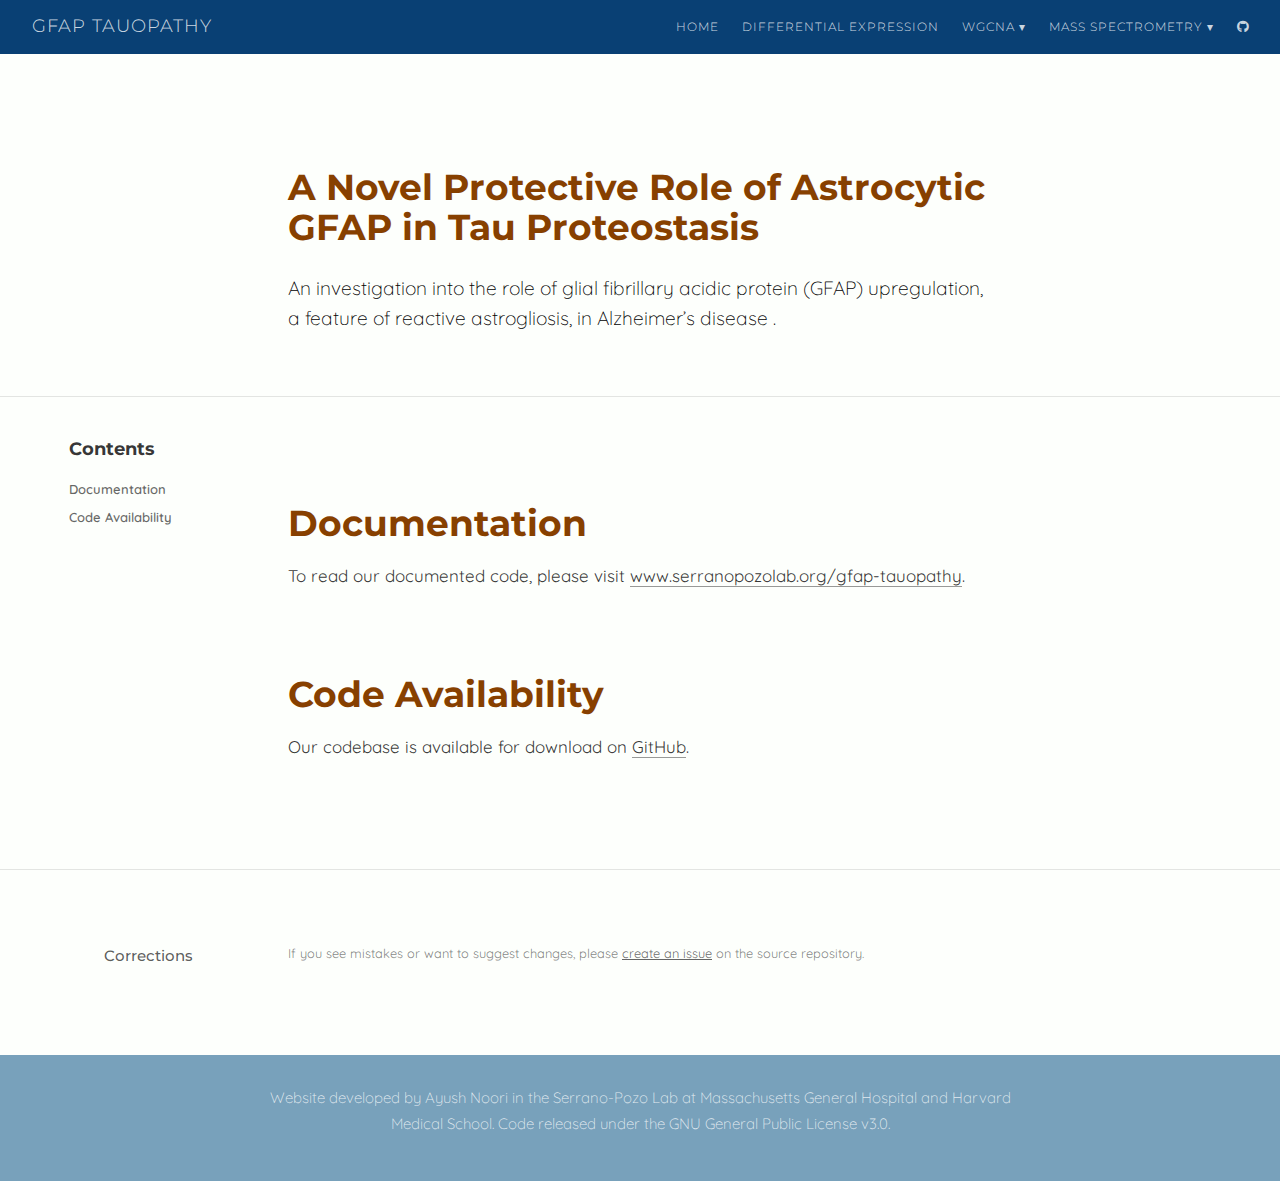
<file: docs/index.html>
<!DOCTYPE html>

<html xmlns="http://www.w3.org/1999/xhtml" lang="" xml:lang="">

<head>
  <meta charset="utf-8"/>
  <meta name="viewport" content="width=device-width, initial-scale=1"/>
  <meta http-equiv="X-UA-Compatible" content="IE=Edge,chrome=1"/>
  <meta name="generator" content="distill" />

  <style type="text/css">
  /* Hide doc at startup (prevent jankiness while JS renders/transforms) */
  body {
    visibility: hidden;
  }
  </style>

 <!--radix_placeholder_import_source-->
 <!--/radix_placeholder_import_source-->

<style type="text/css">code{white-space: pre;}</style>
<style type="text/css" data-origin="pandoc">
pre > code.sourceCode { white-space: pre; position: relative; }
pre > code.sourceCode > span { line-height: 1.25; }
pre > code.sourceCode > span:empty { height: 1.2em; }
.sourceCode { overflow: visible; }
code.sourceCode > span { color: inherit; text-decoration: inherit; }
div.sourceCode { margin: 1em 0; }
pre.sourceCode { margin: 0; }
@media screen {
div.sourceCode { overflow: auto; }
}
@media print {
pre > code.sourceCode { white-space: pre-wrap; }
pre > code.sourceCode > span { text-indent: -5em; padding-left: 5em; }
}
pre.numberSource code
  { counter-reset: source-line 0; }
pre.numberSource code > span
  { position: relative; left: -4em; counter-increment: source-line; }
pre.numberSource code > span > a:first-child::before
  { content: counter(source-line);
    position: relative; left: -1em; text-align: right; vertical-align: baseline;
    border: none; display: inline-block;
    -webkit-touch-callout: none; -webkit-user-select: none;
    -khtml-user-select: none; -moz-user-select: none;
    -ms-user-select: none; user-select: none;
    padding: 0 4px; width: 4em;
    color: #aaaaaa;
  }
pre.numberSource { margin-left: 3em; border-left: 1px solid #aaaaaa;  padding-left: 4px; }
div.sourceCode
  { color: #00769e; background-color: #f1f3f5; }
@media screen {
pre > code.sourceCode > span > a:first-child::before { text-decoration: underline; }
}
code span { color: #00769e; } /* Normal */
code span.al { color: #ad0000; } /* Alert */
code span.an { color: #5e5e5e; } /* Annotation */
code span.at { color: #657422; } /* Attribute */
code span.bn { color: #ad0000; } /* BaseN */
code span.bu { } /* BuiltIn */
code span.cf { color: #00769e; } /* ControlFlow */
code span.ch { color: #20794d; } /* Char */
code span.cn { color: #8f5902; } /* Constant */
code span.co { color: #5e5e5e; } /* Comment */
code span.cv { color: #5e5e5e; font-style: italic; } /* CommentVar */
code span.do { color: #5e5e5e; font-style: italic; } /* Documentation */
code span.dt { color: #ad0000; } /* DataType */
code span.dv { color: #ad0000; } /* DecVal */
code span.er { color: #ad0000; } /* Error */
code span.ex { } /* Extension */
code span.fl { color: #ad0000; } /* Float */
code span.fu { color: #4758ab; } /* Function */
code span.im { } /* Import */
code span.in { color: #5e5e5e; } /* Information */
code span.kw { color: #00769e; } /* Keyword */
code span.op { color: #5e5e5e; } /* Operator */
code span.ot { color: #00769e; } /* Other */
code span.pp { color: #ad0000; } /* Preprocessor */
code span.sc { color: #5e5e5e; } /* SpecialChar */
code span.ss { color: #20794d; } /* SpecialString */
code span.st { color: #20794d; } /* String */
code span.va { color: #111111; } /* Variable */
code span.vs { color: #20794d; } /* VerbatimString */
code span.wa { color: #5e5e5e; font-style: italic; } /* Warning */
</style>


  <!--radix_placeholder_meta_tags-->
  <title>GFAP Tauopathy: A Novel Protective Role of Astrocytic GFAP in Tau Proteostasis</title>

  <meta property="description" itemprop="description" content="An investigation into the role of glial fibrillary acidic protein (GFAP) upregulation, a feature of reactive astrogliosis, in Alzheimer&#39;s disease ."/>

  <link rel="icon" type="image/vnd.microsoft.icon" href="images/favicon.ico"/>


  <!--  https://developers.facebook.com/docs/sharing/webmasters#markup -->
  <meta property="og:title" content="GFAP Tauopathy: A Novel Protective Role of Astrocytic GFAP in Tau Proteostasis"/>
  <meta property="og:type" content="article"/>
  <meta property="og:description" content="An investigation into the role of glial fibrillary acidic protein (GFAP) upregulation, a feature of reactive astrogliosis, in Alzheimer&#39;s disease ."/>
  <meta property="og:locale" content="en_US"/>
  <meta property="og:site_name" content="GFAP Tauopathy"/>

  <!--  https://dev.twitter.com/cards/types/summary -->
  <meta property="twitter:card" content="summary"/>
  <meta property="twitter:title" content="GFAP Tauopathy: A Novel Protective Role of Astrocytic GFAP in Tau Proteostasis"/>
  <meta property="twitter:description" content="An investigation into the role of glial fibrillary acidic protein (GFAP) upregulation, a feature of reactive astrogliosis, in Alzheimer&#39;s disease ."/>

  <!--/radix_placeholder_meta_tags-->
  <!--radix_placeholder_rmarkdown_metadata-->

  <script type="text/json" id="radix-rmarkdown-metadata">
  {"type":"list","attributes":{"names":{"type":"character","attributes":{},"value":["title","description","site","output"]}},"value":[{"type":"character","attributes":{},"value":["A Novel Protective Role of Astrocytic GFAP in Tau Proteostasis"]},{"type":"character","attributes":{},"value":["An investigation into the role of glial fibrillary acidic protein (GFAP) upregulation, a feature of reactive astrogliosis, in Alzheimer's disease .\n"]},{"type":"character","attributes":{},"value":["distill::distill_website"]},{"type":"list","attributes":{"names":{"type":"character","attributes":{},"value":["distill::distill_article"]}},"value":[{"type":"list","attributes":{"names":{"type":"character","attributes":{},"value":["toc"]}},"value":[{"type":"logical","attributes":{},"value":[true]}]}]}]}
  </script>
  <!--/radix_placeholder_rmarkdown_metadata-->
  <!--radix_placeholder_navigation_in_header-->
  <meta name="distill:offset" content=""/>

  <script type="application/javascript">

    window.headroom_prevent_pin = false;

    window.document.addEventListener("DOMContentLoaded", function (event) {

      // initialize headroom for banner
      var header = $('header').get(0);
      var headerHeight = header.offsetHeight;
      var headroom = new Headroom(header, {
        tolerance: 5,
        onPin : function() {
          if (window.headroom_prevent_pin) {
            window.headroom_prevent_pin = false;
            headroom.unpin();
          }
        }
      });
      headroom.init();
      if(window.location.hash)
        headroom.unpin();
      $(header).addClass('headroom--transition');

      // offset scroll location for banner on hash change
      // (see: https://github.com/WickyNilliams/headroom.js/issues/38)
      window.addEventListener("hashchange", function(event) {
        window.scrollTo(0, window.pageYOffset - (headerHeight + 25));
      });

      // responsive menu
      $('.distill-site-header').each(function(i, val) {
        var topnav = $(this);
        var toggle = topnav.find('.nav-toggle');
        toggle.on('click', function() {
          topnav.toggleClass('responsive');
        });
      });

      // nav dropdowns
      $('.nav-dropbtn').click(function(e) {
        $(this).next('.nav-dropdown-content').toggleClass('nav-dropdown-active');
        $(this).parent().siblings('.nav-dropdown')
           .children('.nav-dropdown-content').removeClass('nav-dropdown-active');
      });
      $("body").click(function(e){
        $('.nav-dropdown-content').removeClass('nav-dropdown-active');
      });
      $(".nav-dropdown").click(function(e){
        e.stopPropagation();
      });
    });
  </script>

  <style type="text/css">

  /* Theme (user-documented overrideables for nav appearance) */

  .distill-site-nav {
    color: rgba(255, 255, 255, 0.8);
    background-color: #0F2E3D;
    font-size: 15px;
    font-weight: 300;
  }

  .distill-site-nav a {
    color: inherit;
    text-decoration: none;
  }

  .distill-site-nav a:hover {
    color: white;
  }

  @media print {
    .distill-site-nav {
      display: none;
    }
  }

  .distill-site-header {

  }

  .distill-site-footer {

  }


  /* Site Header */

  .distill-site-header {
    width: 100%;
    box-sizing: border-box;
    z-index: 3;
  }

  .distill-site-header .nav-left {
    display: inline-block;
    margin-left: 8px;
  }

  @media screen and (max-width: 768px) {
    .distill-site-header .nav-left {
      margin-left: 0;
    }
  }


  .distill-site-header .nav-right {
    float: right;
    margin-right: 8px;
  }

  .distill-site-header a,
  .distill-site-header .title {
    display: inline-block;
    text-align: center;
    padding: 14px 10px 14px 10px;
  }

  .distill-site-header .title {
    font-size: 18px;
    min-width: 150px;
  }

  .distill-site-header .logo {
    padding: 0;
  }

  .distill-site-header .logo img {
    display: none;
    max-height: 20px;
    width: auto;
    margin-bottom: -4px;
  }

  .distill-site-header .nav-image img {
    max-height: 18px;
    width: auto;
    display: inline-block;
    margin-bottom: -3px;
  }



  @media screen and (min-width: 1000px) {
    .distill-site-header .logo img {
      display: inline-block;
    }
    .distill-site-header .nav-left {
      margin-left: 20px;
    }
    .distill-site-header .nav-right {
      margin-right: 20px;
    }
    .distill-site-header .title {
      padding-left: 12px;
    }
  }


  .distill-site-header .nav-toggle {
    display: none;
  }

  .nav-dropdown {
    display: inline-block;
    position: relative;
  }

  .nav-dropdown .nav-dropbtn {
    border: none;
    outline: none;
    color: rgba(255, 255, 255, 0.8);
    padding: 16px 10px;
    background-color: transparent;
    font-family: inherit;
    font-size: inherit;
    font-weight: inherit;
    margin: 0;
    margin-top: 1px;
    z-index: 2;
  }

  .nav-dropdown-content {
    display: none;
    position: absolute;
    background-color: white;
    min-width: 200px;
    border: 1px solid rgba(0,0,0,0.15);
    border-radius: 4px;
    box-shadow: 0px 8px 16px 0px rgba(0,0,0,0.1);
    z-index: 1;
    margin-top: 2px;
    white-space: nowrap;
    padding-top: 4px;
    padding-bottom: 4px;
  }

  .nav-dropdown-content hr {
    margin-top: 4px;
    margin-bottom: 4px;
    border: none;
    border-bottom: 1px solid rgba(0, 0, 0, 0.1);
  }

  .nav-dropdown-active {
    display: block;
  }

  .nav-dropdown-content a, .nav-dropdown-content .nav-dropdown-header {
    color: black;
    padding: 6px 24px;
    text-decoration: none;
    display: block;
    text-align: left;
  }

  .nav-dropdown-content .nav-dropdown-header {
    display: block;
    padding: 5px 24px;
    padding-bottom: 0;
    text-transform: uppercase;
    font-size: 14px;
    color: #999999;
    white-space: nowrap;
  }

  .nav-dropdown:hover .nav-dropbtn {
    color: white;
  }

  .nav-dropdown-content a:hover {
    background-color: #ddd;
    color: black;
  }

  .nav-right .nav-dropdown-content {
    margin-left: -45%;
    right: 0;
  }

  @media screen and (max-width: 768px) {
    .distill-site-header a, .distill-site-header .nav-dropdown  {display: none;}
    .distill-site-header a.nav-toggle {
      float: right;
      display: block;
    }
    .distill-site-header .title {
      margin-left: 0;
    }
    .distill-site-header .nav-right {
      margin-right: 0;
    }
    .distill-site-header {
      overflow: hidden;
    }
    .nav-right .nav-dropdown-content {
      margin-left: 0;
    }
  }


  @media screen and (max-width: 768px) {
    .distill-site-header.responsive {position: relative; min-height: 500px; }
    .distill-site-header.responsive a.nav-toggle {
      position: absolute;
      right: 0;
      top: 0;
    }
    .distill-site-header.responsive a,
    .distill-site-header.responsive .nav-dropdown {
      display: block;
      text-align: left;
    }
    .distill-site-header.responsive .nav-left,
    .distill-site-header.responsive .nav-right {
      width: 100%;
    }
    .distill-site-header.responsive .nav-dropdown {float: none;}
    .distill-site-header.responsive .nav-dropdown-content {position: relative;}
    .distill-site-header.responsive .nav-dropdown .nav-dropbtn {
      display: block;
      width: 100%;
      text-align: left;
    }
  }

  /* Site Footer */

  .distill-site-footer {
    width: 100%;
    overflow: hidden;
    box-sizing: border-box;
    z-index: 3;
    margin-top: 30px;
    padding-top: 30px;
    padding-bottom: 30px;
    text-align: center;
  }

  /* Headroom */

  d-title {
    padding-top: 6rem;
  }

  @media print {
    d-title {
      padding-top: 4rem;
    }
  }

  .headroom {
    z-index: 1000;
    position: fixed;
    top: 0;
    left: 0;
    right: 0;
  }

  .headroom--transition {
    transition: all .4s ease-in-out;
  }

  .headroom--unpinned {
    top: -100px;
  }

  .headroom--pinned {
    top: 0;
  }

  /* adjust viewport for navbar height */
  /* helps vertically center bootstrap (non-distill) content */
  .min-vh-100 {
    min-height: calc(100vh - 100px) !important;
  }

  </style>

  <script src="site_libs/jquery-3.6.0/jquery-3.6.0.min.js"></script>
  <link href="site_libs/font-awesome-6.4.2/css/all.min.css" rel="stylesheet"/>
  <link href="site_libs/font-awesome-6.4.2/css/v4-shims.min.css" rel="stylesheet"/>
  <script src="site_libs/headroom-0.9.4/headroom.min.js"></script>
  <!--/radix_placeholder_navigation_in_header-->
  <!--radix_placeholder_distill-->

  <style type="text/css">

  body {
    background-color: white;
  }

  .pandoc-table {
    width: 100%;
  }

  .pandoc-table>caption {
    margin-bottom: 10px;
  }

  .pandoc-table th:not([align]) {
    text-align: left;
  }

  .pagedtable-footer {
    font-size: 15px;
  }

  d-byline .byline {
    grid-template-columns: 2fr 2fr;
  }

  d-byline .byline h3 {
    margin-block-start: 1.5em;
  }

  d-byline .byline .authors-affiliations h3 {
    margin-block-start: 0.5em;
  }

  .authors-affiliations .orcid-id {
    width: 16px;
    height:16px;
    margin-left: 4px;
    margin-right: 4px;
    vertical-align: middle;
    padding-bottom: 2px;
  }

  d-title .dt-tags {
    margin-top: 1em;
    grid-column: text;
  }

  .dt-tags .dt-tag {
    text-decoration: none;
    display: inline-block;
    color: rgba(0,0,0,0.6);
    padding: 0em 0.4em;
    margin-right: 0.5em;
    margin-bottom: 0.4em;
    font-size: 70%;
    border: 1px solid rgba(0,0,0,0.2);
    border-radius: 3px;
    text-transform: uppercase;
    font-weight: 500;
  }

  d-article table.gt_table td,
  d-article table.gt_table th {
    border-bottom: none;
    font-size: 100%;
  }

  .html-widget {
    margin-bottom: 2.0em;
  }

  .l-screen-inset {
    padding-right: 16px;
  }

  .l-screen .caption {
    margin-left: 10px;
  }

  .shaded {
    background: rgb(247, 247, 247);
    padding-top: 20px;
    padding-bottom: 20px;
    border-top: 1px solid rgba(0, 0, 0, 0.1);
    border-bottom: 1px solid rgba(0, 0, 0, 0.1);
  }

  .shaded .html-widget {
    margin-bottom: 0;
    border: 1px solid rgba(0, 0, 0, 0.1);
  }

  .shaded .shaded-content {
    background: white;
  }

  .text-output {
    margin-top: 0;
    line-height: 1.5em;
  }

  .hidden {
    display: none !important;
  }

  hr.section-separator {
    border: none;
    border-top: 1px solid rgba(0, 0, 0, 0.1);
    margin: 0px;
  }


  d-byline {
    border-top: none;
  }

  d-article {
    padding-top: 2.5rem;
    padding-bottom: 30px;
    border-top: none;
  }

  d-appendix {
    padding-top: 30px;
  }

  d-article>p>img {
    width: 100%;
  }

  d-article h2 {
    margin: 1rem 0 1.5rem 0;
  }

  d-article h3 {
    margin-top: 1.5rem;
  }

  d-article iframe {
    border: 1px solid rgba(0, 0, 0, 0.1);
    margin-bottom: 2.0em;
    width: 100%;
  }

  /* Tweak code blocks */

  d-article div.sourceCode code,
  d-article pre code {
    font-family: Consolas, Monaco, 'Andale Mono', 'Ubuntu Mono', monospace;
  }

  d-article pre,
  d-article div.sourceCode,
  d-article div.sourceCode pre {
    overflow: auto;
  }

  d-article div.sourceCode {
    background-color: white;
  }

  d-article div.sourceCode pre {
    padding-left: 10px;
    font-size: 12px;
    border-left: 2px solid rgba(0,0,0,0.1);
  }

  d-article pre {
    font-size: 12px;
    color: black;
    background: none;
    margin-top: 0;
    text-align: left;
    white-space: pre;
    word-spacing: normal;
    word-break: normal;
    word-wrap: normal;
    line-height: 1.5;

    -moz-tab-size: 4;
    -o-tab-size: 4;
    tab-size: 4;

    -webkit-hyphens: none;
    -moz-hyphens: none;
    -ms-hyphens: none;
    hyphens: none;
  }

  d-article pre a {
    border-bottom: none;
  }

  d-article pre a:hover {
    border-bottom: none;
    text-decoration: underline;
  }

  d-article details {
    grid-column: text;
    margin-bottom: 0.8em;
  }

  @media(min-width: 768px) {

  d-article pre,
  d-article div.sourceCode,
  d-article div.sourceCode pre {
    overflow: visible !important;
  }

  d-article div.sourceCode pre {
    padding-left: 18px;
    font-size: 14px;
  }

  /* tweak for Pandoc numbered line within distill */
  d-article pre.numberSource code > span {
      left: -2em;
  }

  d-article pre {
    font-size: 14px;
  }

  }

  figure img.external {
    background: white;
    border: 1px solid rgba(0, 0, 0, 0.1);
    box-shadow: 0 1px 8px rgba(0, 0, 0, 0.1);
    padding: 18px;
    box-sizing: border-box;
  }

  /* CSS for d-contents */

  .d-contents {
    grid-column: text;
    color: rgba(0,0,0,0.8);
    font-size: 0.9em;
    padding-bottom: 1em;
    margin-bottom: 1em;
    padding-bottom: 0.5em;
    margin-bottom: 1em;
    padding-left: 0.25em;
    justify-self: start;
  }

  @media(min-width: 1000px) {
    .d-contents.d-contents-float {
      height: 0;
      grid-column-start: 1;
      grid-column-end: 4;
      justify-self: center;
      padding-right: 3em;
      padding-left: 2em;
    }
  }

  .d-contents nav h3 {
    font-size: 18px;
    margin-top: 0;
    margin-bottom: 1em;
  }

  .d-contents li {
    list-style-type: none
  }

  .d-contents nav > ul {
    padding-left: 0;
  }

  .d-contents ul {
    padding-left: 1em
  }

  .d-contents nav ul li {
    margin-top: 0.6em;
    margin-bottom: 0.2em;
  }

  .d-contents nav a {
    font-size: 13px;
    border-bottom: none;
    text-decoration: none
    color: rgba(0, 0, 0, 0.8);
  }

  .d-contents nav a:hover {
    text-decoration: underline solid rgba(0, 0, 0, 0.6)
  }

  .d-contents nav > ul > li > a {
    font-weight: 600;
  }

  .d-contents nav > ul > li > ul {
    font-weight: inherit;
  }

  .d-contents nav > ul > li > ul > li {
    margin-top: 0.2em;
  }


  .d-contents nav ul {
    margin-top: 0;
    margin-bottom: 0.25em;
  }

  .d-article-with-toc h2:nth-child(2) {
    margin-top: 0;
  }


  /* Figure */

  .figure {
    position: relative;
    margin-bottom: 2.5em;
    margin-top: 1.5em;
  }

  .figure .caption {
    color: rgba(0, 0, 0, 0.6);
    font-size: 12px;
    line-height: 1.5em;
  }

  .figure img.external {
    background: white;
    border: 1px solid rgba(0, 0, 0, 0.1);
    box-shadow: 0 1px 8px rgba(0, 0, 0, 0.1);
    padding: 18px;
    box-sizing: border-box;
  }

  .figure .caption a {
    color: rgba(0, 0, 0, 0.6);
  }

  .figure .caption b,
  .figure .caption strong, {
    font-weight: 600;
    color: rgba(0, 0, 0, 1.0);
  }

  /* Citations */

  d-article .citation {
    color: inherit;
    cursor: inherit;
  }

  div.hanging-indent{
    margin-left: 1em; text-indent: -1em;
  }

  /* Citation hover box */

  .tippy-box[data-theme~=light-border] {
    background-color: rgba(250, 250, 250, 0.95);
  }

  .tippy-content > p {
    margin-bottom: 0;
    padding: 2px;
  }


  /* Tweak 1000px media break to show more text */

  @media(min-width: 1000px) {
    .base-grid,
    distill-header,
    d-title,
    d-abstract,
    d-article,
    d-appendix,
    distill-appendix,
    d-byline,
    d-footnote-list,
    d-citation-list,
    distill-footer {
      grid-template-columns: [screen-start] 1fr [page-start kicker-start] 80px [middle-start] 50px [text-start kicker-end] 65px 65px 65px 65px 65px 65px 65px 65px [text-end gutter-start] 65px [middle-end] 65px [page-end gutter-end] 1fr [screen-end];
      grid-column-gap: 16px;
    }

    .grid {
      grid-column-gap: 16px;
    }

    d-article {
      font-size: 1.06rem;
      line-height: 1.7em;
    }
    figure .caption, .figure .caption, figure figcaption {
      font-size: 13px;
    }
  }

  @media(min-width: 1180px) {
    .base-grid,
    distill-header,
    d-title,
    d-abstract,
    d-article,
    d-appendix,
    distill-appendix,
    d-byline,
    d-footnote-list,
    d-citation-list,
    distill-footer {
      grid-template-columns: [screen-start] 1fr [page-start kicker-start] 60px [middle-start] 60px [text-start kicker-end] 60px 60px 60px 60px 60px 60px 60px 60px [text-end gutter-start] 60px [middle-end] 60px [page-end gutter-end] 1fr [screen-end];
      grid-column-gap: 32px;
    }

    .grid {
      grid-column-gap: 32px;
    }
  }


  /* Get the citation styles for the appendix (not auto-injected on render since
     we do our own rendering of the citation appendix) */

  d-appendix .citation-appendix,
  .d-appendix .citation-appendix {
    font-size: 11px;
    line-height: 15px;
    border-left: 1px solid rgba(0, 0, 0, 0.1);
    padding-left: 18px;
    border: 1px solid rgba(0,0,0,0.1);
    background: rgba(0, 0, 0, 0.02);
    padding: 10px 18px;
    border-radius: 3px;
    color: rgba(150, 150, 150, 1);
    overflow: hidden;
    margin-top: -12px;
    white-space: pre-wrap;
    word-wrap: break-word;
  }

  /* Include appendix styles here so they can be overridden */

  d-appendix {
    contain: layout style;
    font-size: 0.8em;
    line-height: 1.7em;
    margin-top: 60px;
    margin-bottom: 0;
    border-top: 1px solid rgba(0, 0, 0, 0.1);
    color: rgba(0,0,0,0.5);
    padding-top: 60px;
    padding-bottom: 48px;
  }

  d-appendix h3 {
    grid-column: page-start / text-start;
    font-size: 15px;
    font-weight: 500;
    margin-top: 1em;
    margin-bottom: 0;
    color: rgba(0,0,0,0.65);
  }

  d-appendix h3 + * {
    margin-top: 1em;
  }

  d-appendix ol {
    padding: 0 0 0 15px;
  }

  @media (min-width: 768px) {
    d-appendix ol {
      padding: 0 0 0 30px;
      margin-left: -30px;
    }
  }

  d-appendix li {
    margin-bottom: 1em;
  }

  d-appendix a {
    color: rgba(0, 0, 0, 0.6);
  }

  d-appendix > * {
    grid-column: text;
  }

  d-appendix > d-footnote-list,
  d-appendix > d-citation-list,
  d-appendix > distill-appendix {
    grid-column: screen;
  }

  /* Include footnote styles here so they can be overridden */

  d-footnote-list {
    contain: layout style;
  }

  d-footnote-list > * {
    grid-column: text;
  }

  d-footnote-list a.footnote-backlink {
    color: rgba(0,0,0,0.3);
    padding-left: 0.5em;
  }



  /* Anchor.js */

  .anchorjs-link {
    /*transition: all .25s linear; */
    text-decoration: none;
    border-bottom: none;
  }
  *:hover > .anchorjs-link {
    margin-left: -1.125em !important;
    text-decoration: none;
    border-bottom: none;
  }

  /* Social footer */

  .social_footer {
    margin-top: 30px;
    margin-bottom: 0;
    color: rgba(0,0,0,0.67);
  }

  .disqus-comments {
    margin-right: 30px;
  }

  .disqus-comment-count {
    border-bottom: 1px solid rgba(0, 0, 0, 0.4);
    cursor: pointer;
  }

  #disqus_thread {
    margin-top: 30px;
  }

  .article-sharing a {
    border-bottom: none;
    margin-right: 8px;
  }

  .article-sharing a:hover {
    border-bottom: none;
  }

  .sidebar-section.subscribe {
    font-size: 12px;
    line-height: 1.6em;
  }

  .subscribe p {
    margin-bottom: 0.5em;
  }


  .article-footer .subscribe {
    font-size: 15px;
    margin-top: 45px;
  }


  .sidebar-section.custom {
    font-size: 12px;
    line-height: 1.6em;
  }

  .custom p {
    margin-bottom: 0.5em;
  }

  /* Styles for listing layout (hide title) */
  .layout-listing d-title, .layout-listing .d-title {
    display: none;
  }

  /* Styles for posts lists (not auto-injected) */


  .posts-with-sidebar {
    padding-left: 45px;
    padding-right: 45px;
  }

  .posts-list .description h2,
  .posts-list .description p {
    font-family: -apple-system, BlinkMacSystemFont, "Segoe UI", Roboto, Oxygen, Ubuntu, Cantarell, "Fira Sans", "Droid Sans", "Helvetica Neue", Arial, sans-serif;
  }

  .posts-list .description h2 {
    font-weight: 700;
    border-bottom: none;
    padding-bottom: 0;
  }

  .posts-list h2.post-tag {
    border-bottom: 1px solid rgba(0, 0, 0, 0.2);
    padding-bottom: 12px;
  }
  .posts-list {
    margin-top: 60px;
    margin-bottom: 24px;
  }

  .posts-list .post-preview {
    text-decoration: none;
    overflow: hidden;
    display: block;
    border-bottom: 1px solid rgba(0, 0, 0, 0.1);
    padding: 24px 0;
  }

  .post-preview-last {
    border-bottom: none !important;
  }

  .posts-list .posts-list-caption {
    grid-column: screen;
    font-weight: 400;
  }

  .posts-list .post-preview h2 {
    margin: 0 0 6px 0;
    line-height: 1.2em;
    font-style: normal;
    font-size: 24px;
  }

  .posts-list .post-preview p {
    margin: 0 0 12px 0;
    line-height: 1.4em;
    font-size: 16px;
  }

  .posts-list .post-preview .thumbnail {
    box-sizing: border-box;
    margin-bottom: 24px;
    position: relative;
    max-width: 500px;
  }
  .posts-list .post-preview img {
    width: 100%;
    display: block;
  }

  .posts-list .metadata {
    font-size: 12px;
    line-height: 1.4em;
    margin-bottom: 18px;
  }

  .posts-list .metadata > * {
    display: inline-block;
  }

  .posts-list .metadata .publishedDate {
    margin-right: 2em;
  }

  .posts-list .metadata .dt-authors {
    display: block;
    margin-top: 0.3em;
    margin-right: 2em;
  }

  .posts-list .dt-tags {
    display: block;
    line-height: 1em;
  }

  .posts-list .dt-tags .dt-tag {
    display: inline-block;
    color: rgba(0,0,0,0.6);
    padding: 0.3em 0.4em;
    margin-right: 0.2em;
    margin-bottom: 0.4em;
    font-size: 60%;
    border: 1px solid rgba(0,0,0,0.2);
    border-radius: 3px;
    text-transform: uppercase;
    font-weight: 500;
  }

  .posts-list img {
    opacity: 1;
  }

  .posts-list img[data-src] {
    opacity: 0;
  }

  .posts-more {
    clear: both;
  }


  .posts-sidebar {
    font-size: 16px;
  }

  .posts-sidebar h3 {
    font-size: 16px;
    margin-top: 0;
    margin-bottom: 0.5em;
    font-weight: 400;
    text-transform: uppercase;
  }

  .sidebar-section {
    margin-bottom: 30px;
  }

  .categories ul {
    list-style-type: none;
    margin: 0;
    padding: 0;
  }

  .categories li {
    color: rgba(0, 0, 0, 0.8);
    margin-bottom: 0;
  }

  .categories li>a {
    border-bottom: none;
  }

  .categories li>a:hover {
    border-bottom: 1px solid rgba(0, 0, 0, 0.4);
  }

  .categories .active {
    font-weight: 600;
  }

  .categories .category-count {
    color: rgba(0, 0, 0, 0.4);
  }


  @media(min-width: 768px) {
    .posts-list .post-preview h2 {
      font-size: 26px;
    }
    .posts-list .post-preview .thumbnail {
      float: right;
      width: 30%;
      margin-bottom: 0;
    }
    .posts-list .post-preview .description {
      float: left;
      width: 45%;
    }
    .posts-list .post-preview .metadata {
      float: left;
      width: 20%;
      margin-top: 8px;
    }
    .posts-list .post-preview p {
      margin: 0 0 12px 0;
      line-height: 1.5em;
      font-size: 16px;
    }
    .posts-with-sidebar .posts-list {
      float: left;
      width: 75%;
    }
    .posts-with-sidebar .posts-sidebar {
      float: right;
      width: 20%;
      margin-top: 60px;
      padding-top: 24px;
      padding-bottom: 24px;
    }
  }


  /* Improve display for browsers without grid (IE/Edge <= 15) */

  .downlevel {
    line-height: 1.6em;
    font-family: -apple-system, BlinkMacSystemFont, "Segoe UI", Roboto, Oxygen, Ubuntu, Cantarell, "Fira Sans", "Droid Sans", "Helvetica Neue", Arial, sans-serif;
    margin: 0;
  }

  .downlevel .d-title {
    padding-top: 6rem;
    padding-bottom: 1.5rem;
  }

  .downlevel .d-title h1 {
    font-size: 50px;
    font-weight: 700;
    line-height: 1.1em;
    margin: 0 0 0.5rem;
  }

  .downlevel .d-title p {
    font-weight: 300;
    font-size: 1.2rem;
    line-height: 1.55em;
    margin-top: 0;
  }

  .downlevel .d-byline {
    padding-top: 0.8em;
    padding-bottom: 0.8em;
    font-size: 0.8rem;
    line-height: 1.8em;
  }

  .downlevel .section-separator {
    border: none;
    border-top: 1px solid rgba(0, 0, 0, 0.1);
  }

  .downlevel .d-article {
    font-size: 1.06rem;
    line-height: 1.7em;
    padding-top: 1rem;
    padding-bottom: 2rem;
  }


  .downlevel .d-appendix {
    padding-left: 0;
    padding-right: 0;
    max-width: none;
    font-size: 0.8em;
    line-height: 1.7em;
    margin-bottom: 0;
    color: rgba(0,0,0,0.5);
    padding-top: 40px;
    padding-bottom: 48px;
  }

  .downlevel .footnotes ol {
    padding-left: 13px;
  }

  .downlevel .base-grid,
  .downlevel .distill-header,
  .downlevel .d-title,
  .downlevel .d-abstract,
  .downlevel .d-article,
  .downlevel .d-appendix,
  .downlevel .distill-appendix,
  .downlevel .d-byline,
  .downlevel .d-footnote-list,
  .downlevel .d-citation-list,
  .downlevel .distill-footer,
  .downlevel .appendix-bottom,
  .downlevel .posts-container {
    padding-left: 40px;
    padding-right: 40px;
  }

  @media(min-width: 768px) {
    .downlevel .base-grid,
    .downlevel .distill-header,
    .downlevel .d-title,
    .downlevel .d-abstract,
    .downlevel .d-article,
    .downlevel .d-appendix,
    .downlevel .distill-appendix,
    .downlevel .d-byline,
    .downlevel .d-footnote-list,
    .downlevel .d-citation-list,
    .downlevel .distill-footer,
    .downlevel .appendix-bottom,
    .downlevel .posts-container {
    padding-left: 150px;
    padding-right: 150px;
    max-width: 900px;
  }
  }

  .downlevel pre code {
    display: block;
    border-left: 2px solid rgba(0, 0, 0, .1);
    padding: 0 0 0 20px;
    font-size: 14px;
  }

  .downlevel code, .downlevel pre {
    color: black;
    background: none;
    font-family: Consolas, Monaco, 'Andale Mono', 'Ubuntu Mono', monospace;
    text-align: left;
    white-space: pre;
    word-spacing: normal;
    word-break: normal;
    word-wrap: normal;
    line-height: 1.5;

    -moz-tab-size: 4;
    -o-tab-size: 4;
    tab-size: 4;

    -webkit-hyphens: none;
    -moz-hyphens: none;
    -ms-hyphens: none;
    hyphens: none;
  }

  .downlevel .posts-list .post-preview {
    color: inherit;
  }



  </style>

  <script type="application/javascript">

  function is_downlevel_browser() {
    if (bowser.isUnsupportedBrowser({ msie: "12", msedge: "16"},
                                   window.navigator.userAgent)) {
      return true;
    } else {
      return window.load_distill_framework === undefined;
    }
  }

  // show body when load is complete
  function on_load_complete() {

    // add anchors
    if (window.anchors) {
      window.anchors.options.placement = 'left';
      window.anchors.add('d-article > h2, d-article > h3, d-article > h4, d-article > h5');
    }


    // set body to visible
    document.body.style.visibility = 'visible';

    // force redraw for leaflet widgets
    if (window.HTMLWidgets) {
      var maps = window.HTMLWidgets.findAll(".leaflet");
      $.each(maps, function(i, el) {
        var map = this.getMap();
        map.invalidateSize();
        map.eachLayer(function(layer) {
          if (layer instanceof L.TileLayer)
            layer.redraw();
        });
      });
    }

    // trigger 'shown' so htmlwidgets resize
    $('d-article').trigger('shown');
  }

  function init_distill() {

    init_common();

    // create front matter
    var front_matter = $('<d-front-matter></d-front-matter>');
    $('#distill-front-matter').wrap(front_matter);

    // create d-title
    $('.d-title').changeElementType('d-title');

    // separator
    var separator = '<hr class="section-separator" style="clear: both"/>';
    // prepend separator above appendix
    $('.d-byline').before(separator);
    $('.d-article').before(separator);

    // create d-byline
    var byline = $('<d-byline></d-byline>');
    $('.d-byline').replaceWith(byline);

    // create d-article
    var article = $('<d-article></d-article>');
    $('.d-article').wrap(article).children().unwrap();

    // move posts container into article
    $('.posts-container').appendTo($('d-article'));

    // create d-appendix
    $('.d-appendix').changeElementType('d-appendix');

    // flag indicating that we have appendix items
    var appendix = $('.appendix-bottom').children('h3').length > 0;

    // replace footnotes with <d-footnote>
    $('.footnote-ref').each(function(i, val) {
      appendix = true;
      var href = $(this).attr('href');
      var id = href.replace('#', '');
      var fn = $('#' + id);
      var fn_p = $('#' + id + '>p');
      fn_p.find('.footnote-back').remove();
      var text = fn_p.html();
      var dtfn = $('<d-footnote></d-footnote>');
      dtfn.html(text);
      $(this).replaceWith(dtfn);
    });
    // remove footnotes
    $('.footnotes').remove();

    // move refs into #references-listing
    $('#references-listing').replaceWith($('#refs'));

    $('h1.appendix, h2.appendix').each(function(i, val) {
      $(this).changeElementType('h3');
    });
    $('h3.appendix').each(function(i, val) {
      var id = $(this).attr('id');
      $('.d-contents a[href="#' + id + '"]').parent().remove();
      appendix = true;
      $(this).nextUntil($('h1, h2, h3')).addBack().appendTo($('d-appendix'));
    });

    // show d-appendix if we have appendix content
    $("d-appendix").css('display', appendix ? 'grid' : 'none');

    // localize layout chunks to just output
    $('.layout-chunk').each(function(i, val) {

      // capture layout
      var layout = $(this).attr('data-layout');

      // apply layout to markdown level block elements
      var elements = $(this).children().not('details, div.sourceCode, pre, script');
      elements.each(function(i, el) {
        var layout_div = $('<div class="' + layout + '"></div>');
        if (layout_div.hasClass('shaded')) {
          var shaded_content = $('<div class="shaded-content"></div>');
          $(this).wrap(shaded_content);
          $(this).parent().wrap(layout_div);
        } else {
          $(this).wrap(layout_div);
        }
      });


      // unwrap the layout-chunk div
      $(this).children().unwrap();
    });

    // remove code block used to force  highlighting css
    $('.distill-force-highlighting-css').parent().remove();

    // remove empty line numbers inserted by pandoc when using a
    // custom syntax highlighting theme, except when numbering line
    // in code chunk
    $('pre:not(.numberLines) code.sourceCode a:empty').remove();

    // load distill framework
    load_distill_framework();

    // wait for window.distillRunlevel == 4 to do post processing
    function distill_post_process() {

      if (!window.distillRunlevel || window.distillRunlevel < 4)
        return;

      // hide author/affiliations entirely if we have no authors
      var front_matter = JSON.parse($("#distill-front-matter").html());
      var have_authors = front_matter.authors && front_matter.authors.length > 0;
      if (!have_authors)
        $('d-byline').addClass('hidden');

      // article with toc class
      $('.d-contents').parent().addClass('d-article-with-toc');

      // strip links that point to #
      $('.authors-affiliations').find('a[href="#"]').removeAttr('href');

      // add orcid ids
      $('.authors-affiliations').find('.author').each(function(i, el) {
        var orcid_id = front_matter.authors[i].orcidID;
        var author_name = front_matter.authors[i].author
        if (orcid_id) {
          var a = $('<a></a>');
          a.attr('href', 'https://orcid.org/' + orcid_id);
          var img = $('<img></img>');
          img.addClass('orcid-id');
          img.attr('alt', author_name ? 'ORCID ID for ' + author_name : 'ORCID ID');
          img.attr('src','[data-uri]');
          a.append(img);
          $(this).append(a);
        }
      });

      // hide elements of author/affiliations grid that have no value
      function hide_byline_column(caption) {
        $('d-byline').find('h3:contains("' + caption + '")').parent().css('visibility', 'hidden');
      }

      // affiliations
      var have_affiliations = false;
      for (var i = 0; i<front_matter.authors.length; ++i) {
        var author = front_matter.authors[i];
        if (author.affiliation !== "&nbsp;") {
          have_affiliations = true;
          break;
        }
      }
      if (!have_affiliations)
        $('d-byline').find('h3:contains("Affiliations")').css('visibility', 'hidden');

      // published date
      if (!front_matter.publishedDate)
        hide_byline_column("Published");

      // document object identifier
      var doi = $('d-byline').find('h3:contains("DOI")');
      var doi_p = doi.next().empty();
      if (!front_matter.doi) {
        // if we have a citation and valid citationText then link to that
        if ($('#citation').length > 0 && front_matter.citationText) {
          doi.html('Citation');
          $('<a href="#citation"></a>')
            .text(front_matter.citationText)
            .appendTo(doi_p);
        } else {
          hide_byline_column("DOI");
        }
      } else {
        $('<a></a>')
           .attr('href', "https://doi.org/" + front_matter.doi)
           .html(front_matter.doi)
           .appendTo(doi_p);
      }

       // change plural form of authors/affiliations
      if (front_matter.authors.length === 1) {
        var grid = $('.authors-affiliations');
        grid.children('h3:contains("Authors")').text('Author');
        grid.children('h3:contains("Affiliations")').text('Affiliation');
      }

      // remove d-appendix and d-footnote-list local styles
      $('d-appendix > style:first-child').remove();
      $('d-footnote-list > style:first-child').remove();

      // move appendix-bottom entries to the bottom
      $('.appendix-bottom').appendTo('d-appendix').children().unwrap();
      $('.appendix-bottom').remove();

      // hoverable references
      $('span.citation[data-cites]').each(function() {
        const citeChild = $(this).children()[0]
        // Do not process if @xyz has been used without escaping and without bibliography activated
        // https://github.com/rstudio/distill/issues/466
        if (citeChild === undefined) return true

        if (citeChild.nodeName == "D-FOOTNOTE") {
          var fn = citeChild
          $(this).html(fn.shadowRoot.querySelector("sup"))
          $(this).id = fn.id
          fn.remove()
        }
        var refs = $(this).attr('data-cites').split(" ");
        var refHtml = refs.map(function(ref) {
          // Could use CSS.escape too here, we insure backward compatibility in navigator
          return "<p>" + $('div[id="ref-' + ref + '"]').html() + "</p>";
        }).join("\n");
        window.tippy(this, {
          allowHTML: true,
          content: refHtml,
          maxWidth: 500,
          interactive: true,
          interactiveBorder: 10,
          theme: 'light-border',
          placement: 'bottom-start'
        });
      });

      // fix footnotes in tables (#411)
      // replacing broken distill.pub feature
      $('table d-footnote').each(function() {
        // we replace internal showAtNode methode which is triggered when hovering a footnote
        this.hoverBox.showAtNode = function(node) {
          // ported from https://github.com/distillpub/template/pull/105/files
          calcOffset = function(elem) {
              let x = elem.offsetLeft;
              let y = elem.offsetTop;
              // Traverse upwards until an `absolute` element is found or `elem`
              // becomes null.
              while (elem = elem.offsetParent && elem.style.position != 'absolute') {
                  x += elem.offsetLeft;
                  y += elem.offsetTop;
              }

              return { left: x, top: y };
          }
          // https://developer.mozilla.org/en-US/docs/Web/API/HTMLElement/offsetTop
          const bbox = node.getBoundingClientRect();
          const offset = calcOffset(node);
          this.show([offset.left + bbox.width, offset.top + bbox.height]);
        }
      })

      // clear polling timer
      clearInterval(tid);

      // show body now that everything is ready
      on_load_complete();
    }

    var tid = setInterval(distill_post_process, 50);
    distill_post_process();

  }

  function init_downlevel() {

    init_common();

     // insert hr after d-title
    $('.d-title').after($('<hr class="section-separator"/>'));

    // check if we have authors
    var front_matter = JSON.parse($("#distill-front-matter").html());
    var have_authors = front_matter.authors && front_matter.authors.length > 0;

    // manage byline/border
    if (!have_authors)
      $('.d-byline').remove();
    $('.d-byline').after($('<hr class="section-separator"/>'));
    $('.d-byline a').remove();

    // remove toc
    $('.d-contents').remove();

    // move appendix elements
    $('h1.appendix, h2.appendix').each(function(i, val) {
      $(this).changeElementType('h3');
    });
    $('h3.appendix').each(function(i, val) {
      $(this).nextUntil($('h1, h2, h3')).addBack().appendTo($('.d-appendix'));
    });


    // inject headers into references and footnotes
    var refs_header = $('<h3></h3>');
    refs_header.text('References');
    $('#refs').prepend(refs_header);

    var footnotes_header = $('<h3></h3');
    footnotes_header.text('Footnotes');
    $('.footnotes').children('hr').first().replaceWith(footnotes_header);

    // move appendix-bottom entries to the bottom
    $('.appendix-bottom').appendTo('.d-appendix').children().unwrap();
    $('.appendix-bottom').remove();

    // remove appendix if it's empty
    if ($('.d-appendix').children().length === 0)
      $('.d-appendix').remove();

    // prepend separator above appendix
    $('.d-appendix').before($('<hr class="section-separator" style="clear: both"/>'));

    // trim code
    $('pre>code').each(function(i, val) {
      $(this).html($.trim($(this).html()));
    });

    // move posts-container right before article
    $('.posts-container').insertBefore($('.d-article'));

    $('body').addClass('downlevel');

    on_load_complete();
  }


  function init_common() {

    // jquery plugin to change element types
    (function($) {
      $.fn.changeElementType = function(newType) {
        var attrs = {};

        $.each(this[0].attributes, function(idx, attr) {
          attrs[attr.nodeName] = attr.nodeValue;
        });

        this.replaceWith(function() {
          return $("<" + newType + "/>", attrs).append($(this).contents());
        });
      };
    })(jQuery);

    // prevent underline for linked images
    $('a > img').parent().css({'border-bottom' : 'none'});

    // mark non-body figures created by knitr chunks as 100% width
    $('.layout-chunk').each(function(i, val) {
      var figures = $(this).find('img, .html-widget');
      // ignore leaflet img layers (#106)
      figures = figures.filter(':not(img[class*="leaflet"])')
      if ($(this).attr('data-layout') !== "l-body") {
        figures.css('width', '100%');
      } else {
        figures.css('max-width', '100%');
        figures.filter("[width]").each(function(i, val) {
          var fig = $(this);
          fig.css('width', fig.attr('width') + 'px');
        });

      }
    });

    // auto-append index.html to post-preview links in file: protocol
    // and in rstudio ide preview
    $('.post-preview').each(function(i, val) {
      if (window.location.protocol === "file:")
        $(this).attr('href', $(this).attr('href') + "index.html");
    });

    // get rid of index.html references in header
    if (window.location.protocol !== "file:") {
      $('.distill-site-header a[href]').each(function(i,val) {
        $(this).attr('href', $(this).attr('href').replace(/^index[.]html/, "./"));
      });
    }

    // add class to pandoc style tables
    $('tr.header').parent('thead').parent('table').addClass('pandoc-table');
    $('.kable-table').children('table').addClass('pandoc-table');

    // add figcaption style to table captions
    $('caption').parent('table').addClass("figcaption");

    // initialize posts list
    if (window.init_posts_list)
      window.init_posts_list();

    // implmement disqus comment link
    $('.disqus-comment-count').click(function() {
      window.headroom_prevent_pin = true;
      $('#disqus_thread').toggleClass('hidden');
      if (!$('#disqus_thread').hasClass('hidden')) {
        var offset = $(this).offset();
        $(window).resize();
        $('html, body').animate({
          scrollTop: offset.top - 35
        });
      }
    });
  }

  document.addEventListener('DOMContentLoaded', function() {
    if (is_downlevel_browser())
      init_downlevel();
    else
      window.addEventListener('WebComponentsReady', init_distill);
  });

  </script>

  <style type="text/css">
  /* base variables */

  /* Edit the CSS properties in this file to create a custom
     Distill theme. Only edit values in the right column
     for each row; values shown are the CSS defaults.
     To return any property to the default,
     you may set its value to: unset
     All rows must end with a semi-colon.                      */

  /* Optional: embed custom fonts here with `@import`          */
  /* This must remain at the top of this file.                 */



  html {
    /*-- Main font sizes --*/
    --title-size:      50px;
    --body-size:       1.06rem;
    --code-size:       14px;
    --aside-size:      12px;
    --fig-cap-size:    13px;
    /*-- Main font colors --*/
    --title-color:     #000000;
    --header-color:    rgba(0, 0, 0, 0.8);
    --body-color:      rgba(0, 0, 0, 0.8);
    --aside-color:     rgba(0, 0, 0, 0.6);
    --fig-cap-color:   rgba(0, 0, 0, 0.6);
    /*-- Specify custom fonts ~~~ must be imported above   --*/
    --heading-font:    sans-serif;
    --mono-font:       monospace;
    --body-font:       sans-serif;
    --navbar-font:     sans-serif;  /* websites + blogs only */
  }

  /*-- ARTICLE METADATA --*/
  d-byline {
    --heading-size:    0.6rem;
    --heading-color:   rgba(0, 0, 0, 0.5);
    --body-size:       0.8rem;
    --body-color:      rgba(0, 0, 0, 0.8);
  }

  /*-- ARTICLE TABLE OF CONTENTS --*/
  .d-contents {
    --heading-size:    18px;
    --contents-size:   13px;
  }

  /*-- ARTICLE APPENDIX --*/
  d-appendix {
    --heading-size:    15px;
    --heading-color:   rgba(0, 0, 0, 0.65);
    --text-size:       0.8em;
    --text-color:      rgba(0, 0, 0, 0.5);
  }

  /*-- WEBSITE HEADER + FOOTER --*/
  /* These properties only apply to Distill sites and blogs  */

  .distill-site-header {
    --title-size:       18px;
    --text-color:       rgba(255, 255, 255, 0.8);
    --text-size:        15px;
    --hover-color:      white;
    --bkgd-color:       #0F2E3D;
  }

  .distill-site-footer {
    --text-color:       rgba(255, 255, 255, 0.8);
    --text-size:        15px;
    --hover-color:      white;
    --bkgd-color:       #0F2E3D;
  }

  /*-- Additional custom styles --*/
  /* Add any additional CSS rules below                      */
  </style>
  <style type="text/css">
  /* base variables */

  /* Edit the CSS properties in this file to create a custom
     Distill theme. Only edit values in the right column
     for each row; values shown are the CSS defaults.
     To return any property to the default,
     you may set its value to: unset
     All rows must end with a semi-colon.                      */

  /* Optional: embed custom fonts here with `@import`          */
  /* This must remain at the top of this file.                 */

  @import url('https://fonts.googleapis.com/css2?family=Montserrat');
  @import url('https://fonts.googleapis.com/css2?family=Quicksand');

  html {
    /*-- Main font sizes --*/
    --title-size:      50px;
    --body-size:       1.06rem;
    --code-size:       14px;
    --aside-size:      12px;
    --fig-cap-size:    13px;
    /*-- Main font colors --*/
    --title-color:     #000000;
    --header-color:    rgba(0, 0, 0, 0.8);
    --body-color:      rgba(0, 0, 0, 0.8);
    --aside-color:     rgba(0, 0, 0, 0.6);
    --fig-cap-color:   rgba(0, 0, 0, 0.6);
    /*-- Specify custom fonts ~~~ must be imported above   --*/
    --heading-font:    'Montserrat', sans-serif;
    --mono-font:       monospace;
    --body-font:       'Quicksand', sans-serif;
    --navbar-font:     'Montserrat', sans-serif;  /* websites + blogs only */
  }

  /*-- ARTICLE METADATA --*/
  d-byline {
    --heading-size:    0.6rem;
    --heading-color:   rgba(0, 0, 0, 0.5);
    --body-size:       0.8rem;
    --body-color:      rgba(0, 0, 0, 0.8);
  }

  /*-- ARTICLE TABLE OF CONTENTS --*/
  .d-contents {
    --heading-size:    18px;
    --contents-size:   13px;
  }

  /*-- ARTICLE APPENDIX --*/
  d-appendix {
    --heading-size:    15px;
    --heading-color:   rgba(0, 0, 0, 0.65);
    --text-size:       0.8em;
    --text-color:      rgba(0, 0, 0, 0.5);
  }

  /*-- WEBSITE HEADER + FOOTER --*/
  /* These properties only apply to Distill sites and blogs  */

  .distill-site-header {
    --title-size:       18px;
    --text-color:       rgba(255, 255, 255, 0.8);
    --text-size:        12px;
    --hover-color:      white;
    --bkgd-color:       #094074;
  }

  .distill-site-footer {
    --text-color:       rgba(255, 255, 255, 0.8);
    --text-size:        15px;
    --hover-color:      white;
    --bkgd-color:       #78A1BB;
  }

  /*-- Additional custom styles --*/
  /* Add any additional CSS rules below                      */


  /* NAVIGATION BAR */

  .nav-left { 
    letter-spacing: 1px;
    text-transform: uppercase;
  }

  .nav-right > a { 
    letter-spacing: 1px;
    text-transform: uppercase;
  }

  .nav-dropbtn { 
    letter-spacing: 1px;
    text-transform: uppercase;
  }


  /* ARTICLE FORMATTING */

  /* #updates-and-corrections, #references {
    letter-spacing: 1px;
    text-transform: uppercase;
  } */

  h1 {
    margin-top: 2em !important;
    font-size: 36px !important;
    color: #874000 !important;
  }

  d-article h1:nth-child(2) {
    margin-top: 0.67em;
  }

  h2 {
    font-size: 22px !important;
  }


  /* BACKGROUND COLOR */

  body {
    background-color: #fdfffc;
  }

  .sourceCode {
    background-color: #fdfffc !important;
  }

  d-article div.sourceCode {
    background-color: #fdfffc !important;
  }

  /* FLOATING TOC */

  d-article {
      contain: none;
  }

  /* #TOC {
    position: fixed;
    z-index: 50;
    background: #fdfffc;     
    padding: 10px;           
    border-radius: 5px; 
  } */


  /* Hide the ToC when resized to mobile or tablet:  480px, 768px, 900px */
  /* @media screen and (max-width: 1230px) {
  #TOC {
      position: relative;
    }
  } */</style>
  <style type="text/css">
  /* base style */

  /* FONT FAMILIES */

  :root {
    --heading-default: -apple-system, BlinkMacSystemFont, "Segoe UI", Roboto, Oxygen, Ubuntu, Cantarell, "Fira Sans", "Droid Sans", "Helvetica Neue", Arial, sans-serif;
    --mono-default: Consolas, Monaco, 'Andale Mono', 'Ubuntu Mono', monospace;
    --body-default: -apple-system, BlinkMacSystemFont, "Segoe UI", Roboto, Oxygen, Ubuntu, Cantarell, "Fira Sans", "Droid Sans", "Helvetica Neue", Arial, sans-serif;
  }

  body,
  .posts-list .post-preview p,
  .posts-list .description p {
    font-family: var(--body-font), var(--body-default);
  }

  h1, h2, h3, h4, h5, h6,
  .posts-list .post-preview h2,
  .posts-list .description h2 {
    font-family: var(--heading-font), var(--heading-default);
  }

  d-article div.sourceCode code,
  d-article pre code {
    font-family: var(--mono-font), var(--mono-default);
  }


  /*-- TITLE --*/
  d-title h1,
  .posts-list > h1 {
    color: var(--title-color, black);
  }

  d-title h1 {
    font-size: var(--title-size, 50px);
  }

  /*-- HEADERS --*/
  d-article h1,
  d-article h2,
  d-article h3,
  d-article h4,
  d-article h5,
  d-article h6 {
    color: var(--header-color, rgba(0, 0, 0, 0.8));
  }

  /*-- BODY --*/
  d-article > p,  /* only text inside of <p> tags */
  d-article > ul, /* lists */
  d-article > ol {
    color: var(--body-color, rgba(0, 0, 0, 0.8));
    font-size: var(--body-size, 1.06rem);
  }


  /*-- CODE --*/
  d-article div.sourceCode code,
  d-article pre code {
    font-size: var(--code-size, 14px);
  }

  /*-- ASIDE --*/
  d-article aside {
    font-size: var(--aside-size, 12px);
    color: var(--aside-color, rgba(0, 0, 0, 0.6));
  }

  /*-- FIGURE CAPTIONS --*/
  figure .caption,
  figure figcaption,
  .figure .caption {
    font-size: var(--fig-cap-size, 13px);
    color: var(--fig-cap-color, rgba(0, 0, 0, 0.6));
  }

  /*-- METADATA --*/
  d-byline h3 {
    font-size: var(--heading-size, 0.6rem);
    color: var(--heading-color, rgba(0, 0, 0, 0.5));
  }

  d-byline {
    font-size: var(--body-size, 0.8rem);
    color: var(--body-color, rgba(0, 0, 0, 0.8));
  }

  d-byline a,
  d-article d-byline a {
    color: var(--body-color, rgba(0, 0, 0, 0.8));
  }

  /*-- TABLE OF CONTENTS --*/
  .d-contents nav h3 {
    font-size: var(--heading-size, 18px);
  }

  .d-contents nav a {
    font-size: var(--contents-size, 13px);
  }

  /*-- APPENDIX --*/
  d-appendix h3 {
    font-size: var(--heading-size, 15px);
    color: var(--heading-color, rgba(0, 0, 0, 0.65));
  }

  d-appendix {
    font-size: var(--text-size, 0.8em);
    color: var(--text-color, rgba(0, 0, 0, 0.5));
  }

  d-appendix d-footnote-list a.footnote-backlink {
    color: var(--text-color, rgba(0, 0, 0, 0.5));
  }

  /*-- WEBSITE HEADER + FOOTER --*/
  .distill-site-header .title {
    font-size: var(--title-size, 18px);
    font-family: var(--navbar-font), var(--heading-default);
  }

  .distill-site-header a,
  .nav-dropdown .nav-dropbtn {
    font-family: var(--navbar-font), var(--heading-default);
  }

  .nav-dropdown .nav-dropbtn {
    color: var(--text-color, rgba(255, 255, 255, 0.8));
    font-size: var(--text-size, 15px);
  }

  .distill-site-header a:hover,
  .nav-dropdown:hover .nav-dropbtn {
    color: var(--hover-color, white);
  }

  .distill-site-header {
    font-size: var(--text-size, 15px);
    color: var(--text-color, rgba(255, 255, 255, 0.8));
    background-color: var(--bkgd-color, #0F2E3D);
  }

  .distill-site-footer {
    font-size: var(--text-size, 15px);
    color: var(--text-color, rgba(255, 255, 255, 0.8));
    background-color: var(--bkgd-color, #0F2E3D);
  }

  .distill-site-footer a:hover {
    color: var(--hover-color, white);
  }</style>
  <!--/radix_placeholder_distill-->
  <script src="site_libs/header-attrs-2.27/header-attrs.js"></script>
  <script src="site_libs/popper-2.6.0/popper.min.js"></script>
  <link href="site_libs/tippy-6.2.7/tippy.css" rel="stylesheet" />
  <link href="site_libs/tippy-6.2.7/tippy-light-border.css" rel="stylesheet" />
  <script src="site_libs/tippy-6.2.7/tippy.umd.min.js"></script>
  <script src="site_libs/anchor-4.2.2/anchor.min.js"></script>
  <script src="site_libs/bowser-1.9.3/bowser.min.js"></script>
  <script src="site_libs/webcomponents-2.0.0/webcomponents.js"></script>
  <script src="site_libs/distill-2.2.21/template.v2.js"></script>
  <!--radix_placeholder_site_in_header-->
  <!--/radix_placeholder_site_in_header-->


</head>

<body>

<!--radix_placeholder_front_matter-->

<script id="distill-front-matter" type="text/json">
{"title":"A Novel Protective Role of Astrocytic GFAP in Tau Proteostasis","description":"An investigation into the role of glial fibrillary acidic protein (GFAP) upregulation, a feature of reactive astrogliosis, in Alzheimer's disease .","authors":[]}
</script>

<!--/radix_placeholder_front_matter-->
<!--radix_placeholder_navigation_before_body-->
<header class="header header--fixed" role="banner">
<nav class="distill-site-nav distill-site-header">
<div class="nav-left">
<a href="index.html" class="title">GFAP Tauopathy</a>
</div>
<div class="nav-right">
<a href="index.html">Home</a>
<a href="de-analysis-viz">Differential Expression</a>
<div class="nav-dropdown">
<button class="nav-dropbtn">
WGCNA
 
<span class="down-arrow">&#x25BE;</span>
</button>
<div class="nav-dropdown-content">
<a href="wgcna">WGCNA Analysis</a>
<a href="wgcna-heatmaps">Plot Heatmaps</a>
</div>
</div>
<div class="nav-dropdown">
<button class="nav-dropbtn">
Mass Spectrometry
 
<span class="down-arrow">&#x25BE;</span>
</button>
<div class="nav-dropdown-content">
<a href="mass-spec-human">Human Analysis</a>
<a href="mass-spec-mouse">Mouse Analysis</a>
<hr/>
<a href="mass-spec-venn">Plot Venn Diagram</a>
</div>
</div>
<a href="https://github.com/serrano-pozo-lab/gfap-tauopathy" aria-label="Link to source">
<i class="fab fa-github" aria-hidden="true"></i>
</a>
<a href="javascript:void(0);" class="nav-toggle">&#9776;</a>
</div>
</nav>
</header>
<!--/radix_placeholder_navigation_before_body-->
<!--radix_placeholder_site_before_body-->
<!--/radix_placeholder_site_before_body-->

<div class="d-title">
<h1>A Novel Protective Role of Astrocytic GFAP in Tau Proteostasis</h1>

<!--radix_placeholder_categories-->
<!--/radix_placeholder_categories-->
<p><p>An investigation into the role of glial fibrillary acidic protein (GFAP) upregulation, a feature of reactive astrogliosis, in Alzheimer’s disease .</p></p>
</div>


<div class="d-article">
<div class="d-contents d-contents-float">
<nav class="l-text toc figcaption" id="TOC">
<h3>Contents</h3>
<ul>
<li><a href="#documentation" id="toc-documentation">Documentation</a></li>
<li><a href="#code-availability" id="toc-code-availability">Code Availability</a></li>
</ul>
</nav>
</div>
<h1 id="documentation">Documentation</h1>
<p>To read our documented code, please visit <a href="https://www.serranopozolab.org/gfap-tauopathy">www.serranopozolab.org/gfap-tauopathy</a>.</p>
<h1 id="code-availability">Code Availability</h1>
<p>Our codebase is available for download on <a href="https://github.com/serrano-pozo-lab/gfap-tauopathy">GitHub</a>.</p>
<div class="sourceCode" id="cb1"><pre class="sourceCode r distill-force-highlighting-css"><code class="sourceCode r"></code></pre></div>
<!--radix_placeholder_article_footer-->
<!--/radix_placeholder_article_footer-->
</div>

<div class="d-appendix">
</div>


<!--radix_placeholder_site_after_body-->
<!--/radix_placeholder_site_after_body-->
<!--radix_placeholder_appendices-->
<div class="appendix-bottom">
<h3 id="updates-and-corrections">Corrections</h3>
<p>If you see mistakes or want to suggest changes, please <a href="https://github.com/serrano-pozo-lab/gfap-tauopathy/issues/new">create an issue</a> on the source repository.</p>
</div>
<!--/radix_placeholder_appendices-->
<!--radix_placeholder_navigation_after_body-->
<div class="distill-site-nav distill-site-footer">
<div style="width: 60%; margin: 0 auto;">
<p>Website developed by <a href = "https://www.ayushnoori.com" target="_blank" rel="noopener noreferrer">Ayush Noori</a> in the <a href = "https://www.serranopozolab.org" target="_blank" rel="noopener noreferrer">Serrano-Pozo Lab</a> at <a href = "https://www.massgeneral.org" target="_blank" rel="noopener noreferrer">Massachusetts General Hospital</a> and <a href = "https://hms.harvard.edu" target="_blank" rel="noopener noreferrer">Harvard Medical School</a>. Code released under the GNU General Public License v3.0.</p>
</div>
</div>
<!--/radix_placeholder_navigation_after_body-->


</body>

</html>
</file>
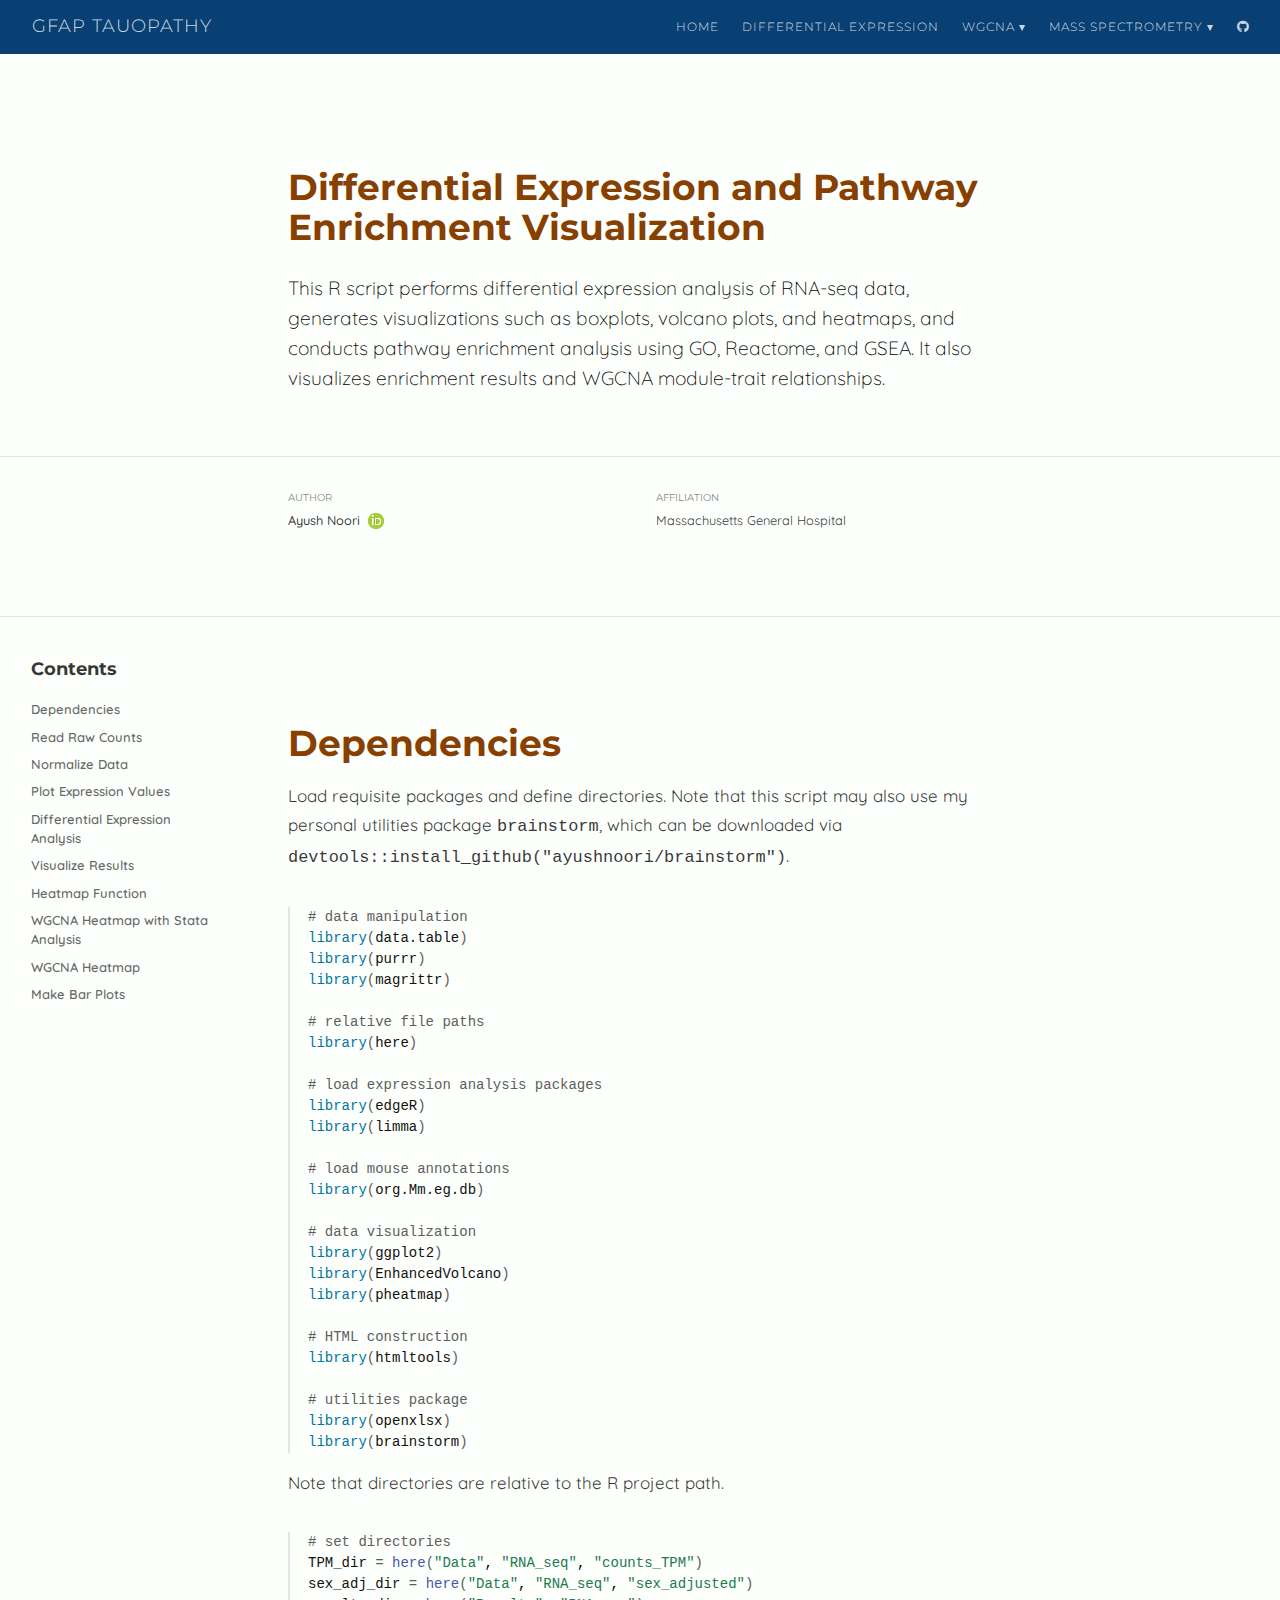
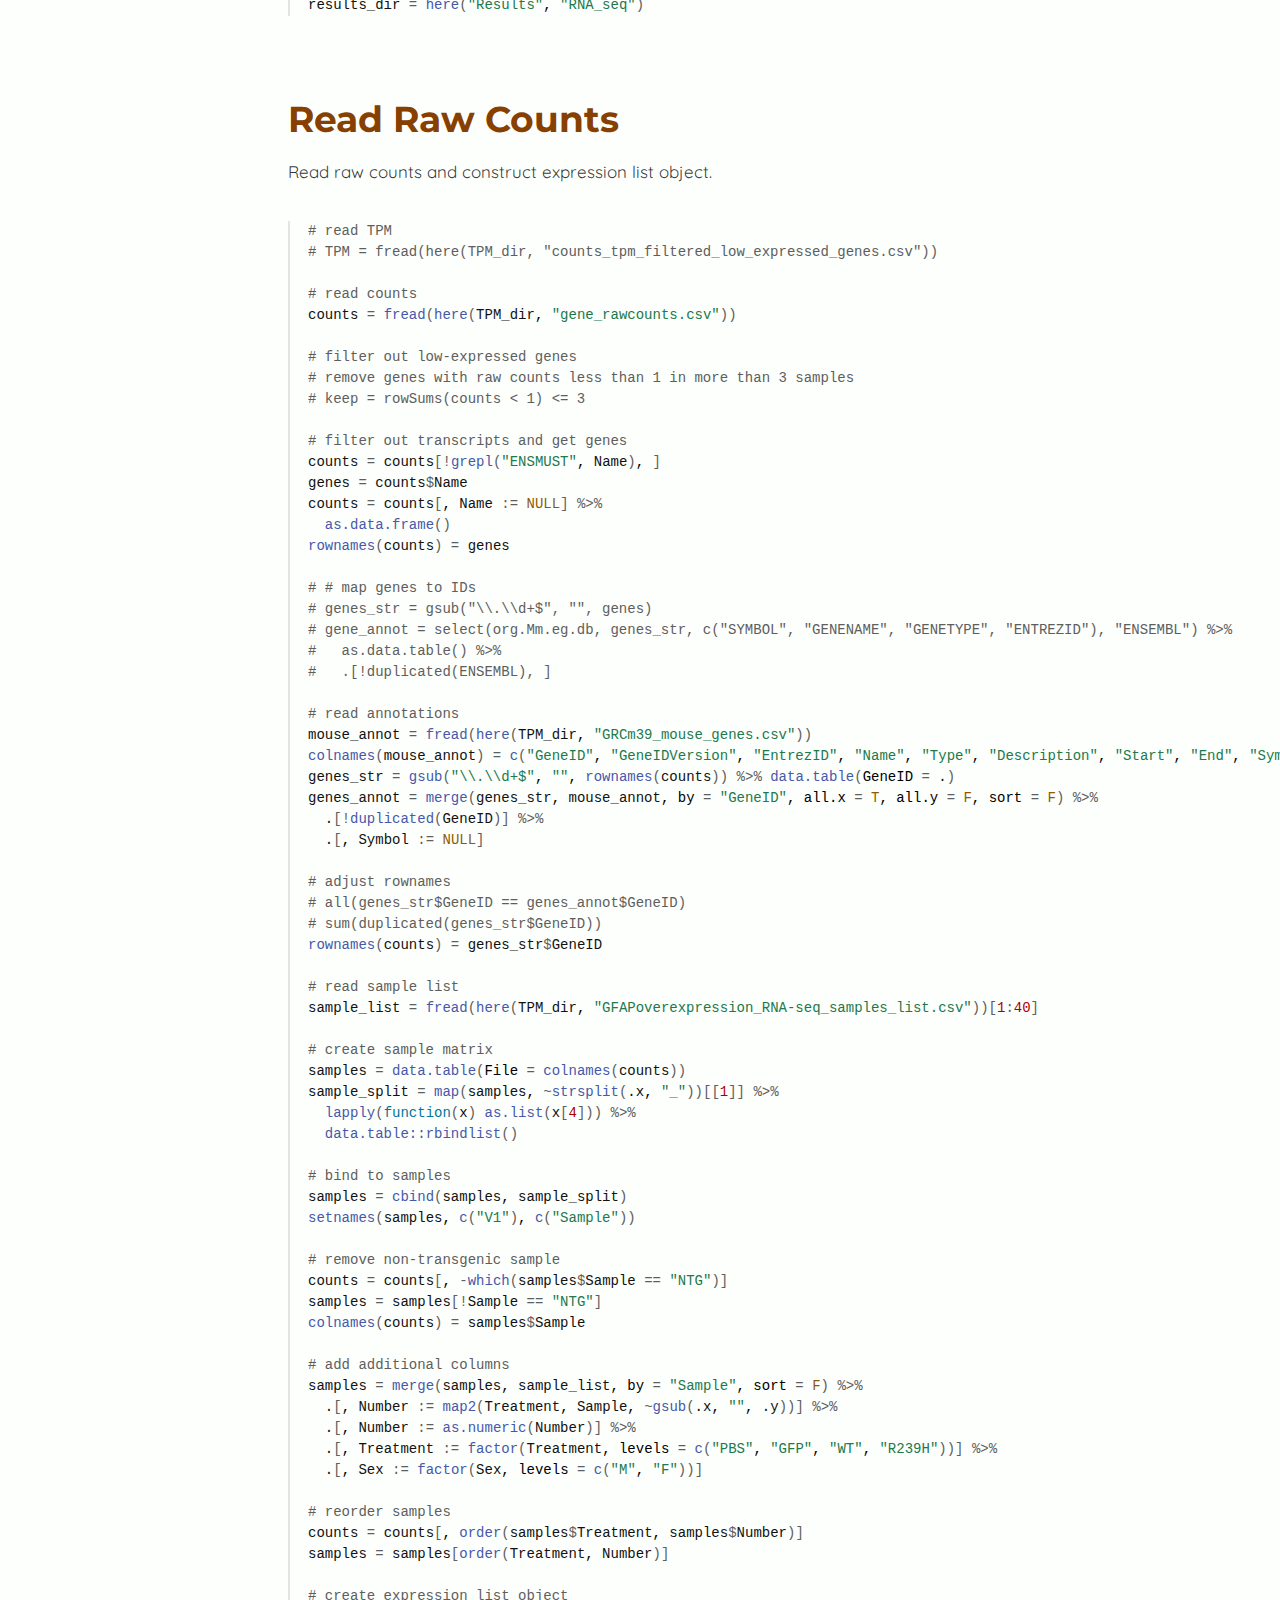
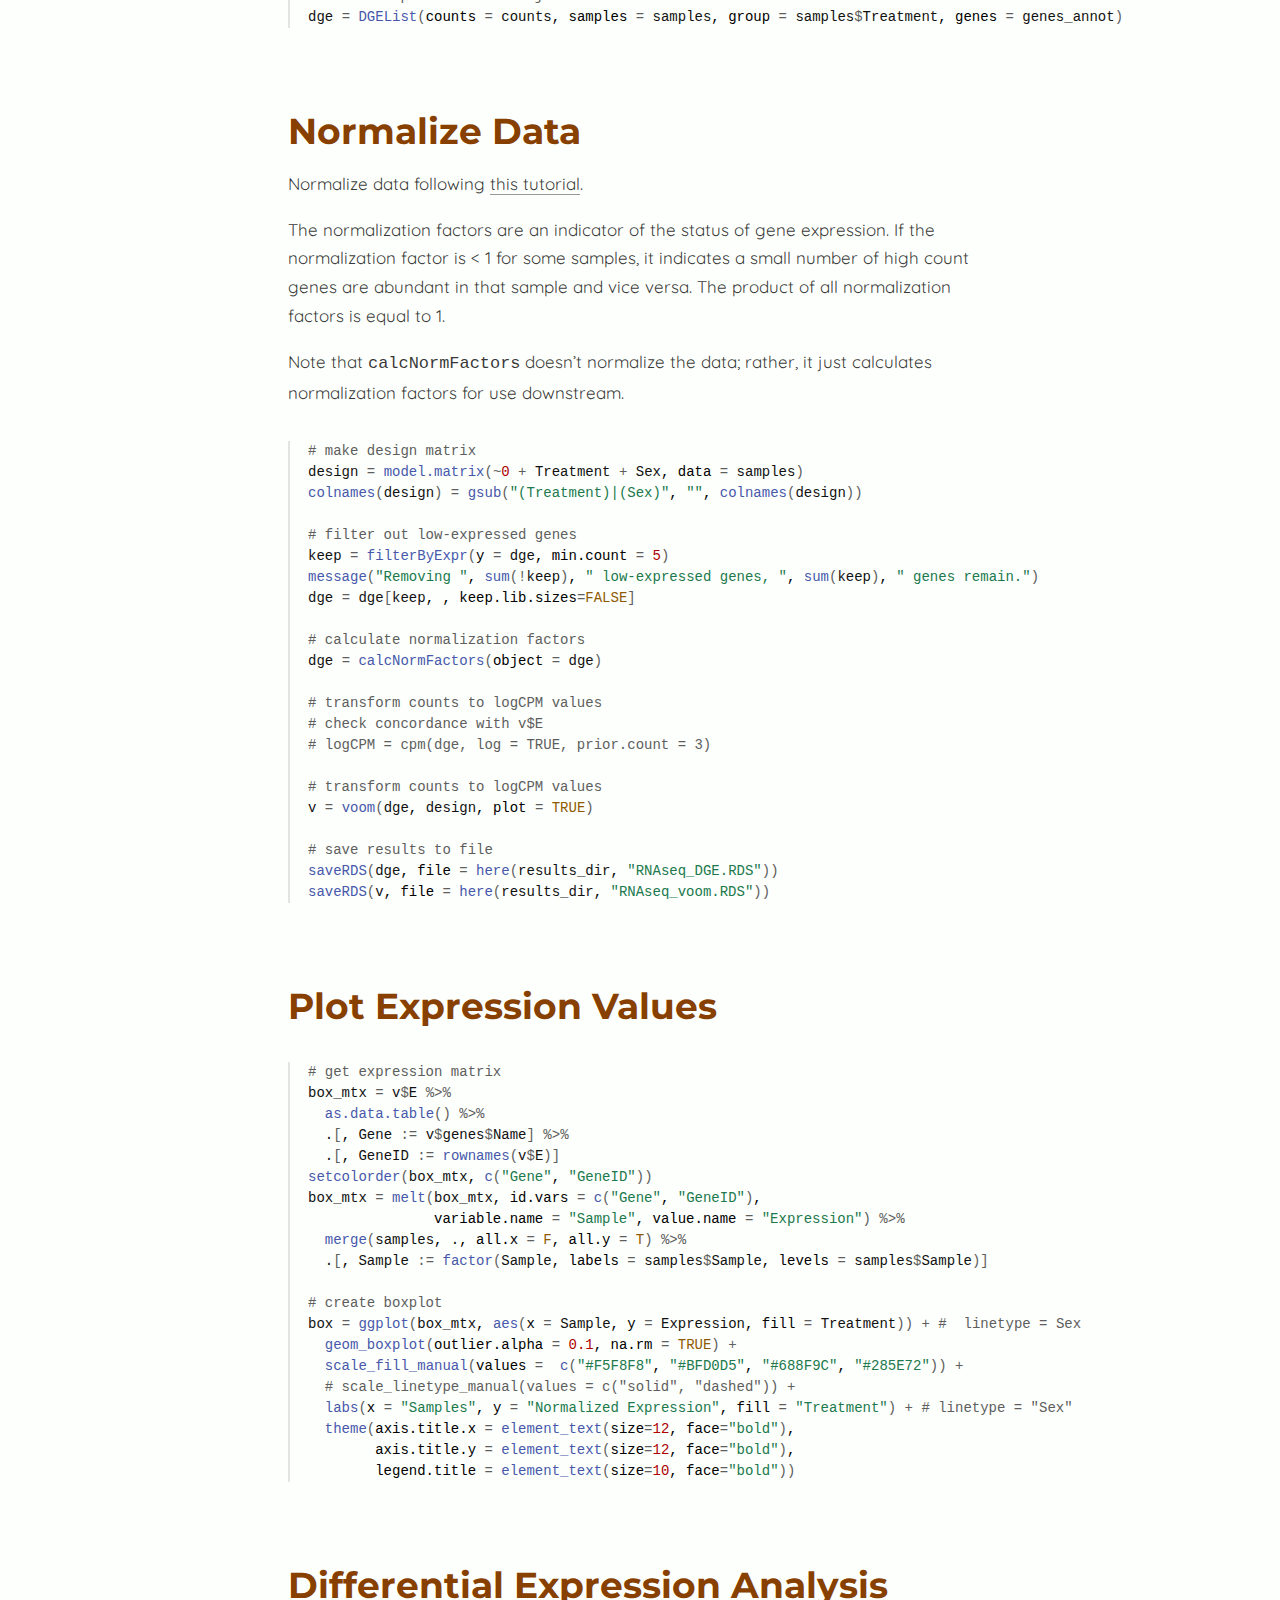
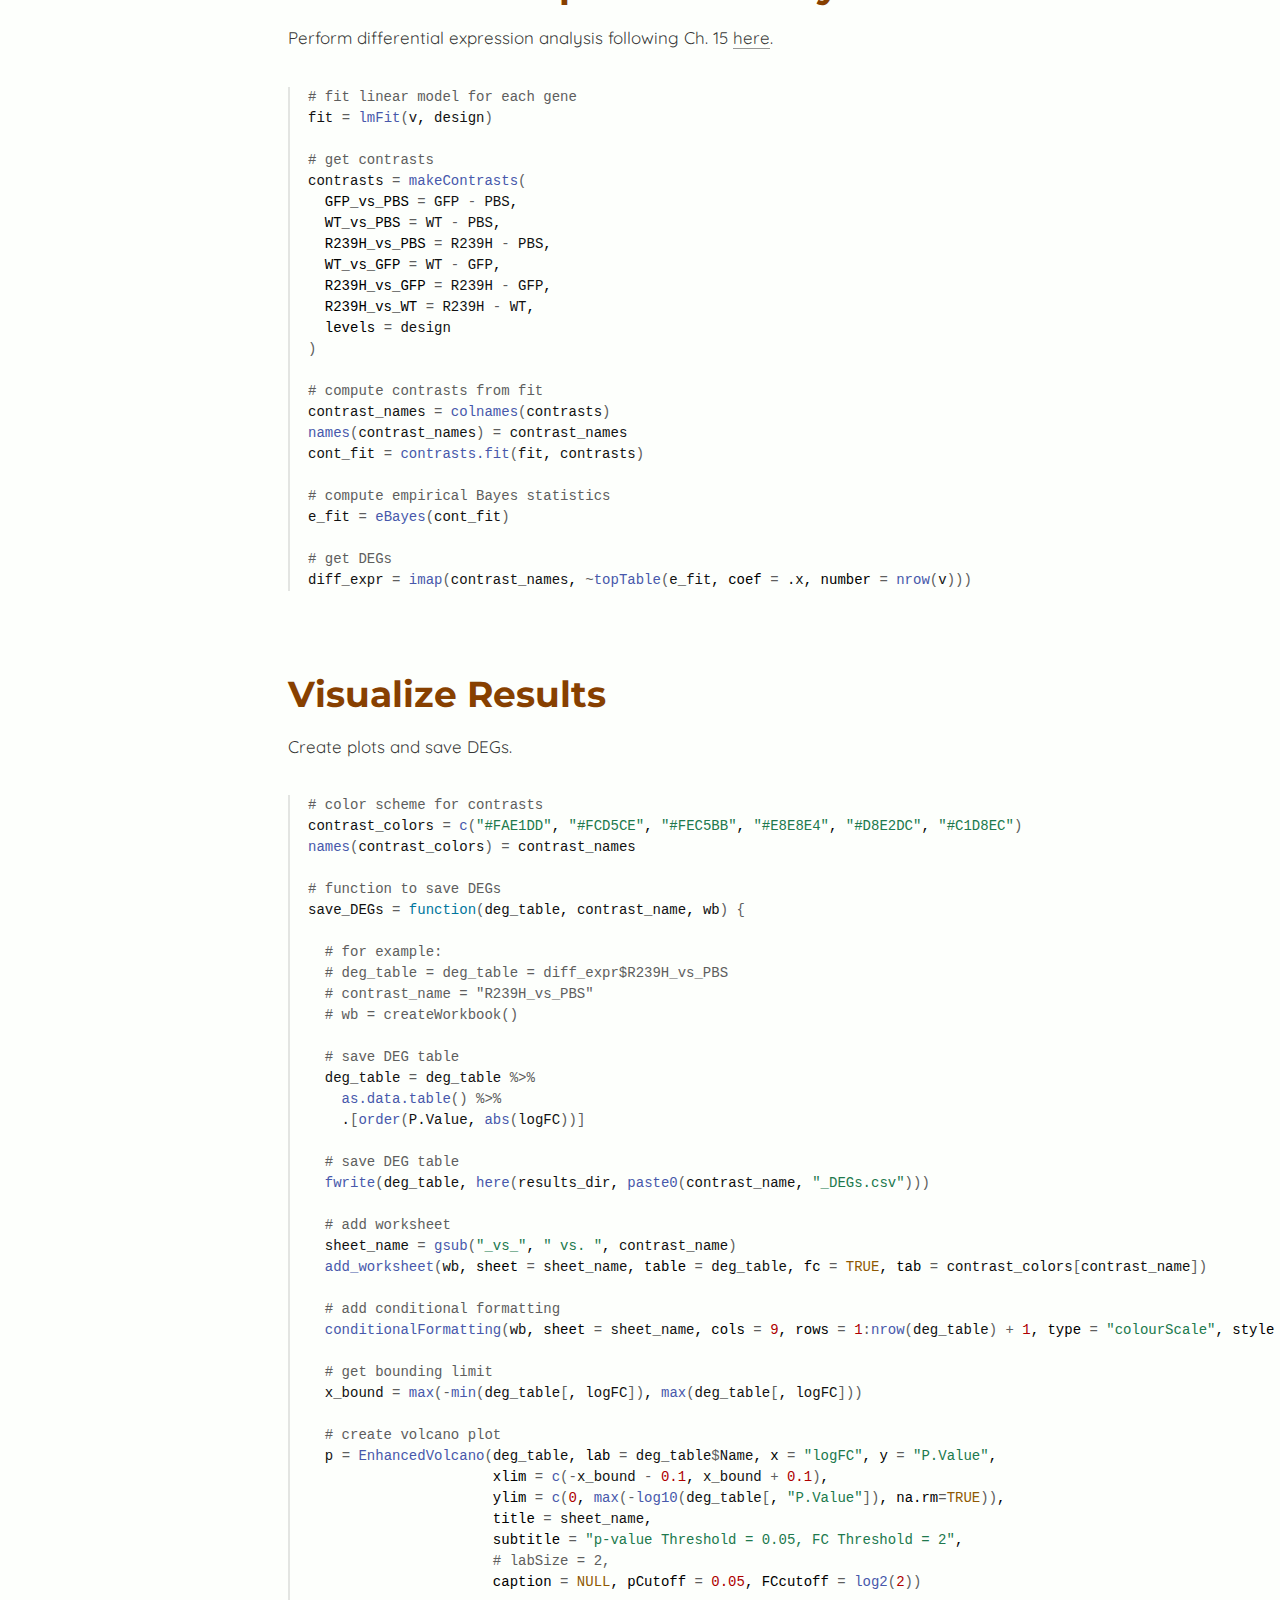
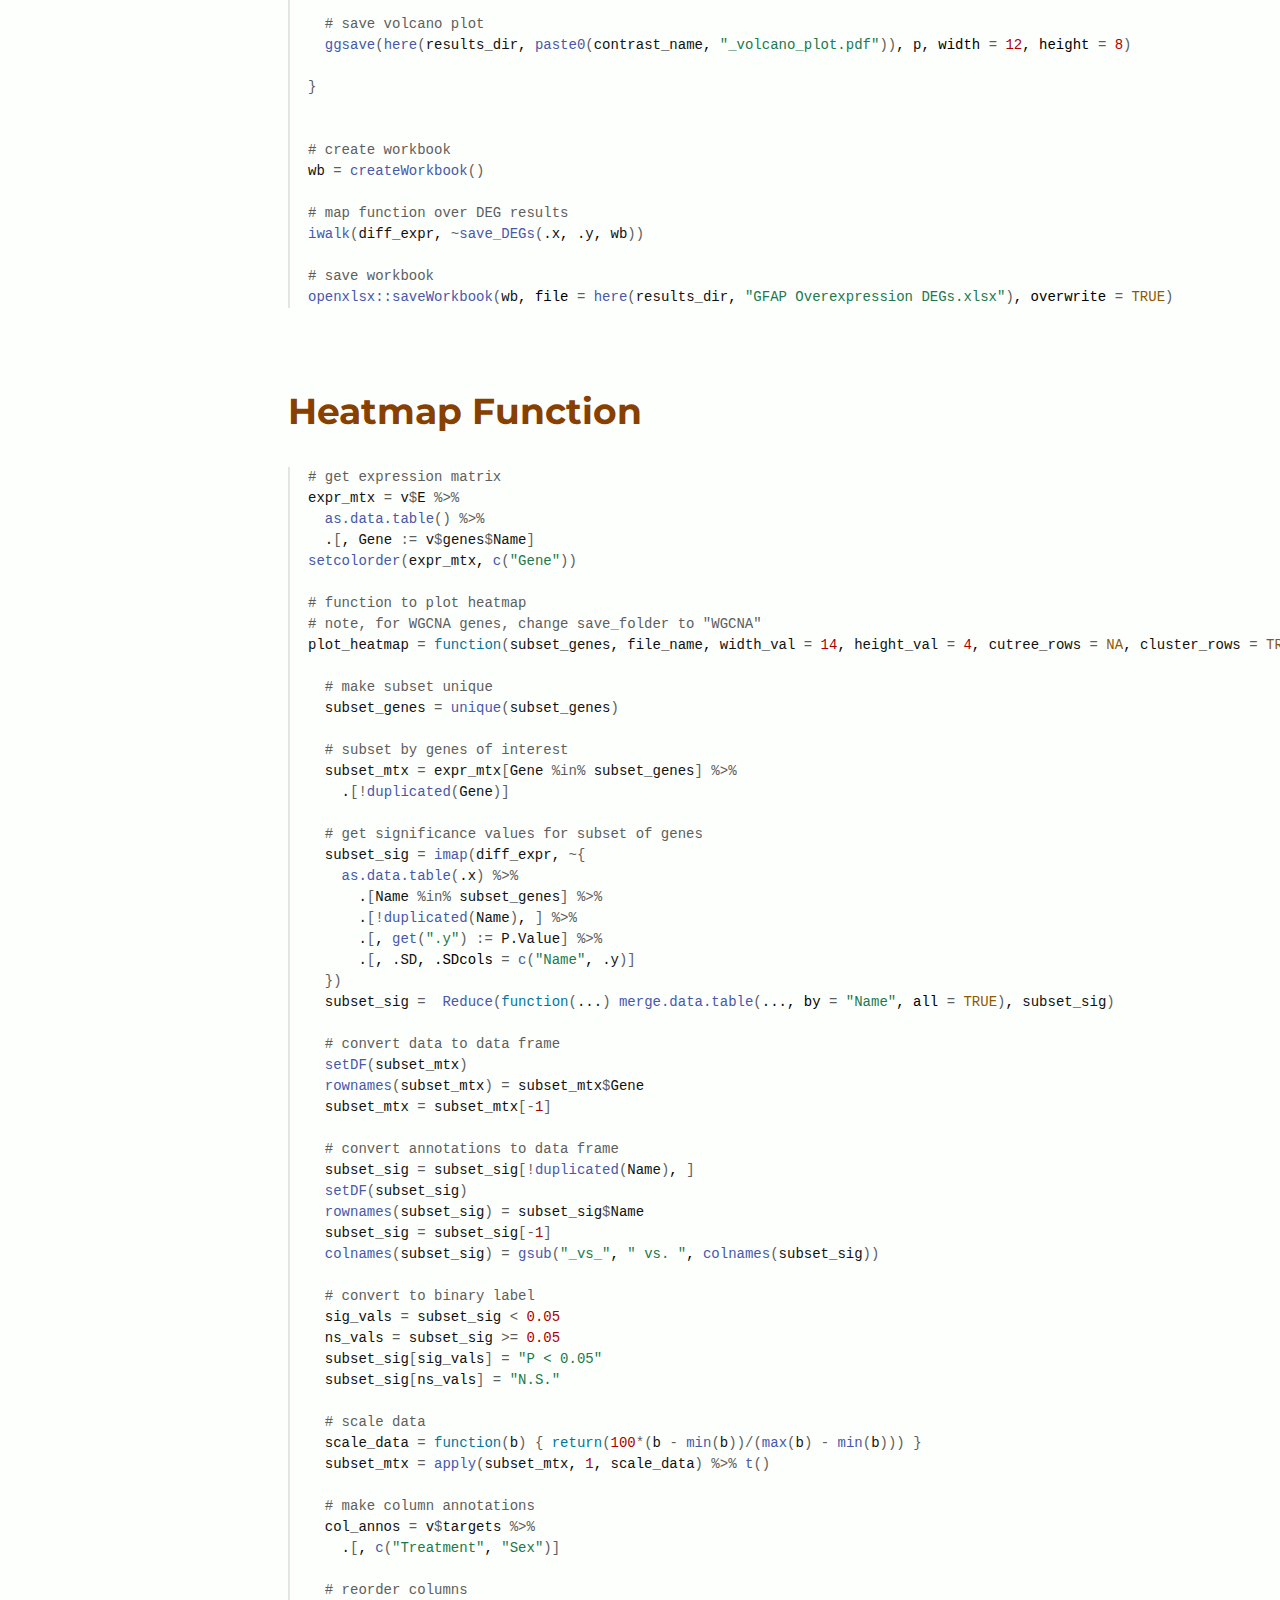
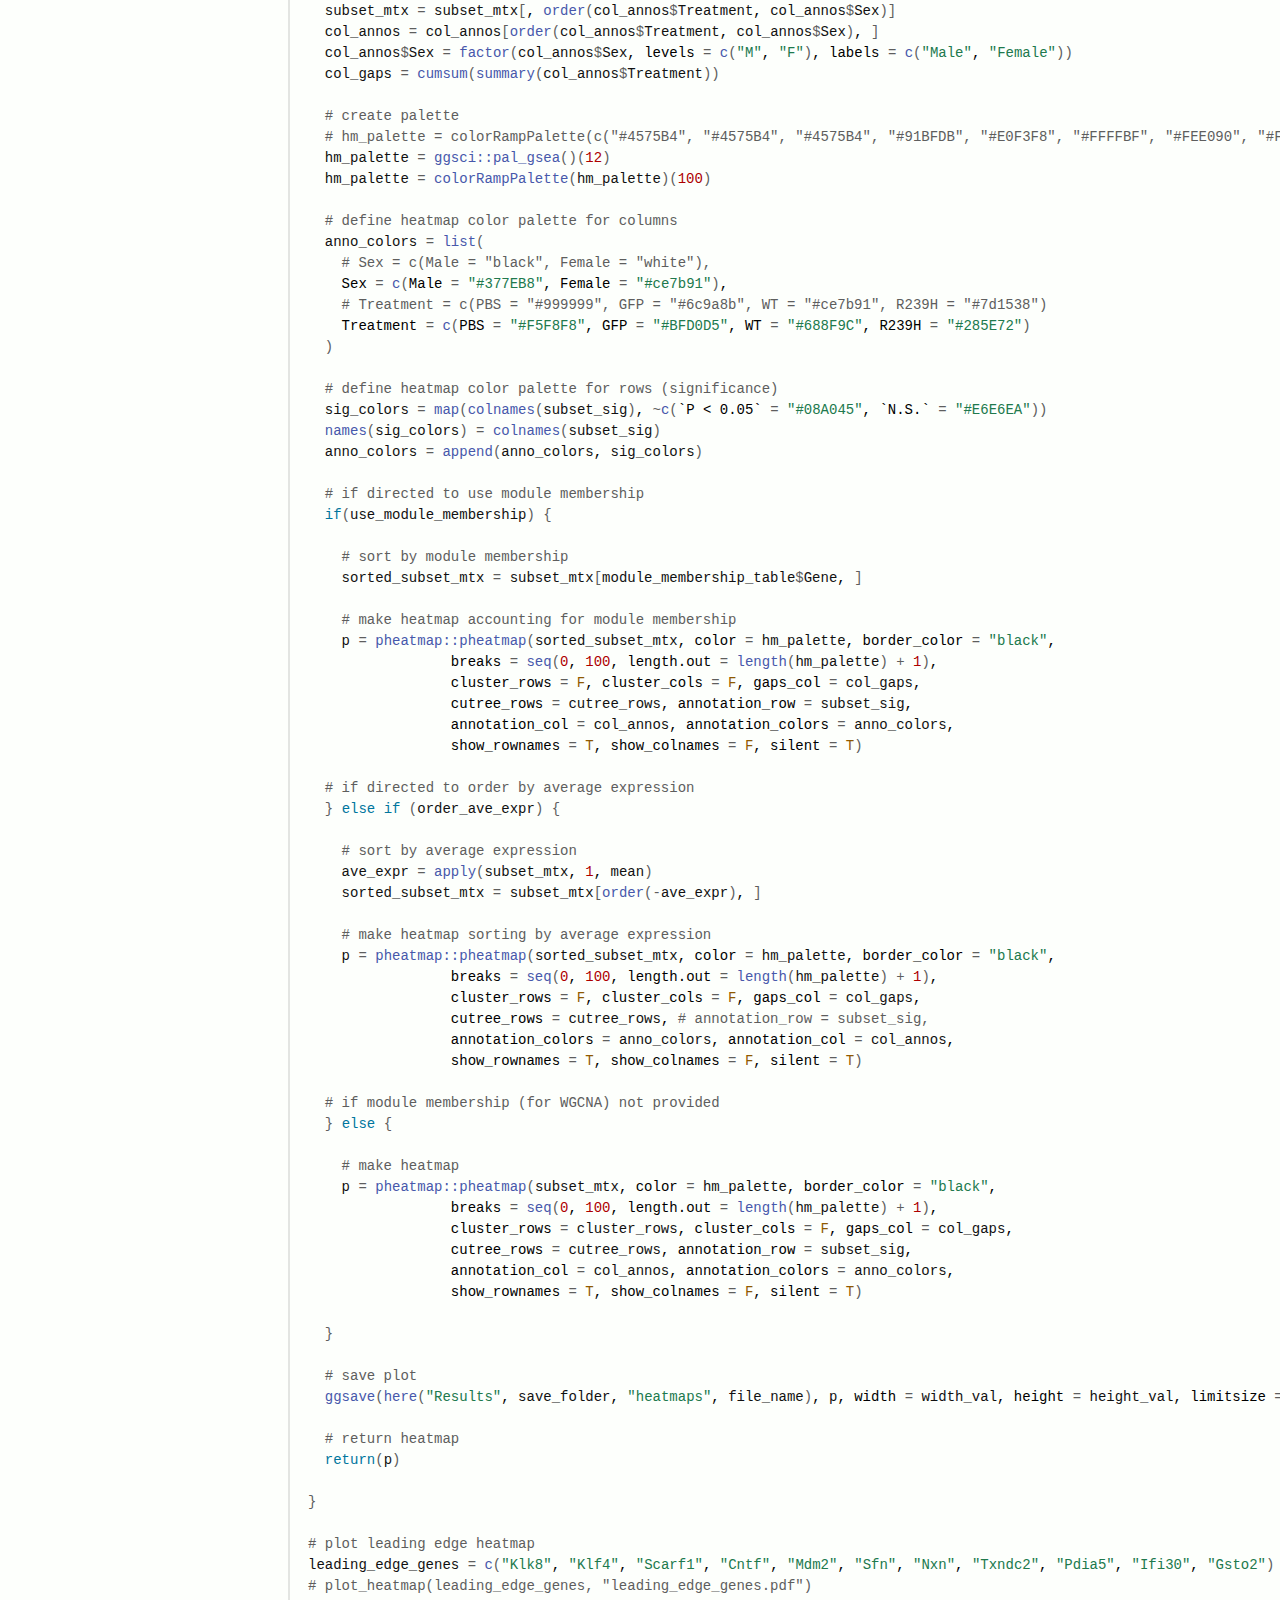
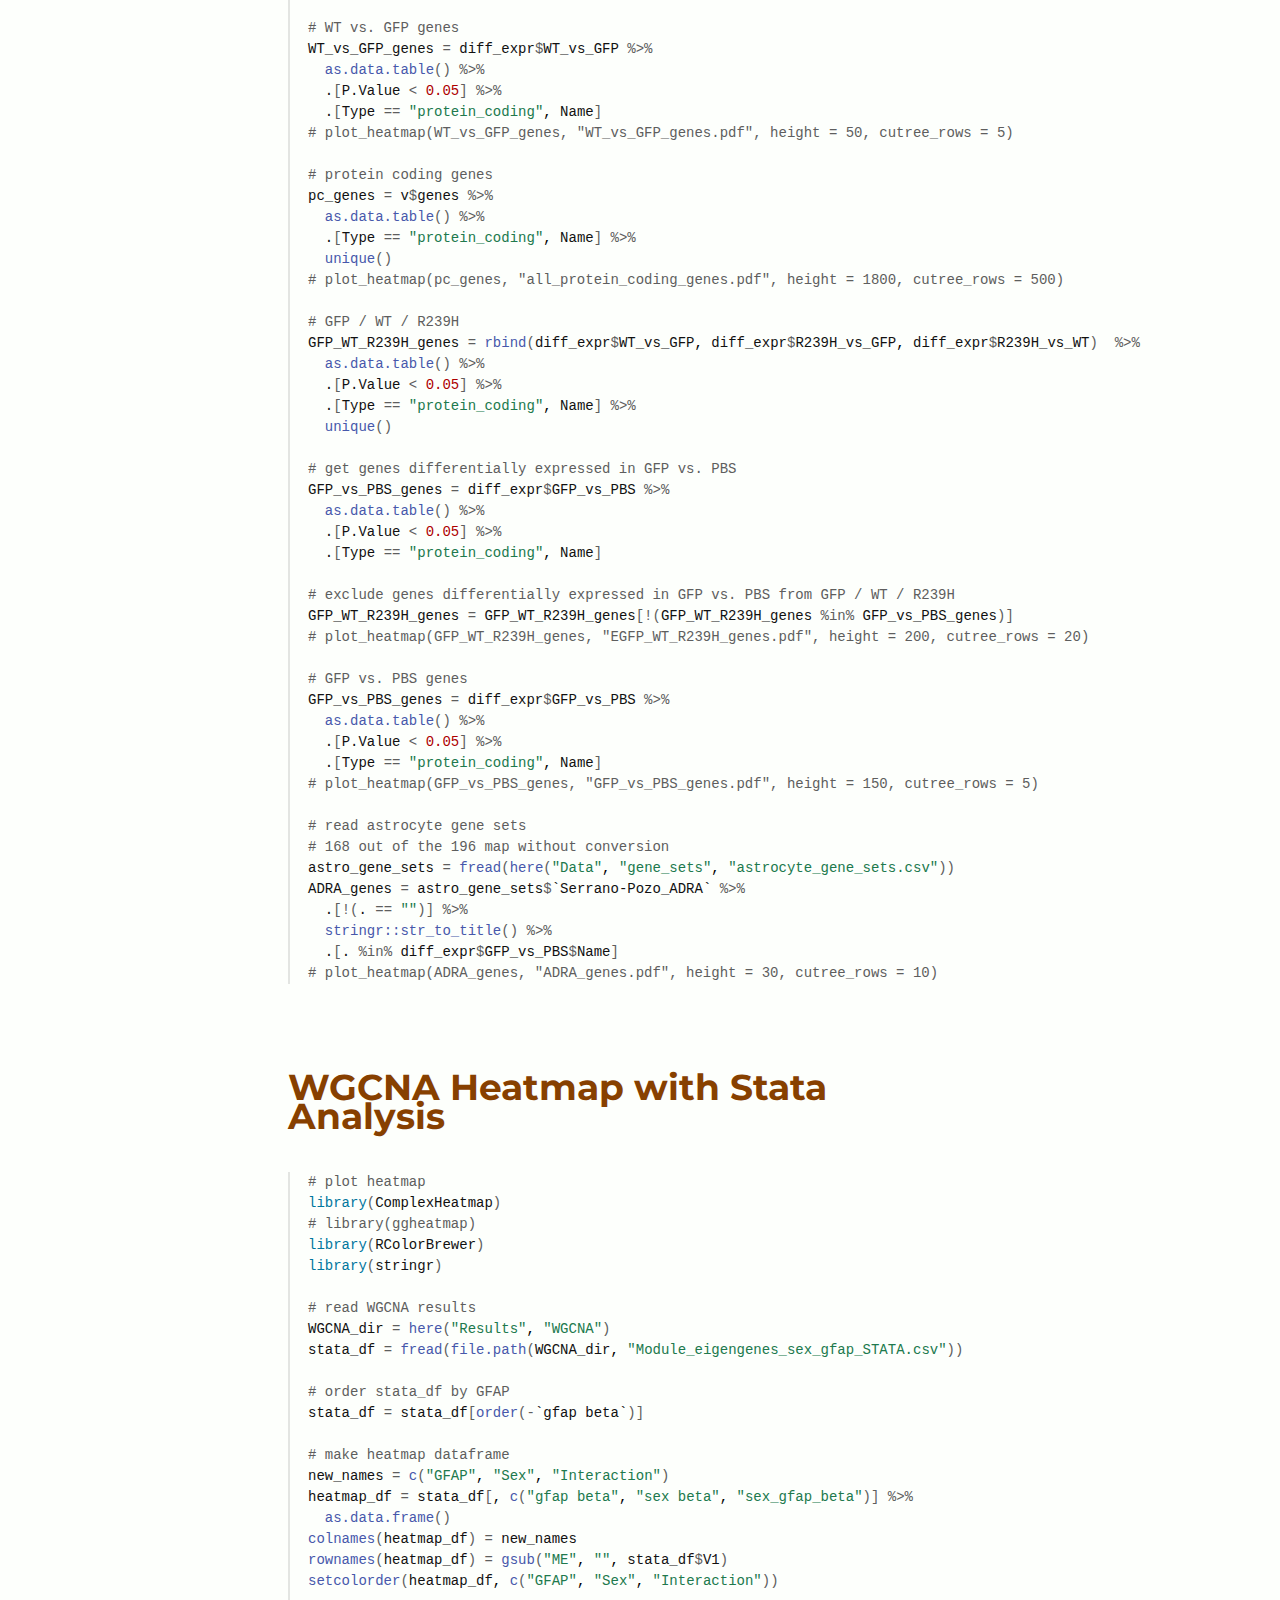
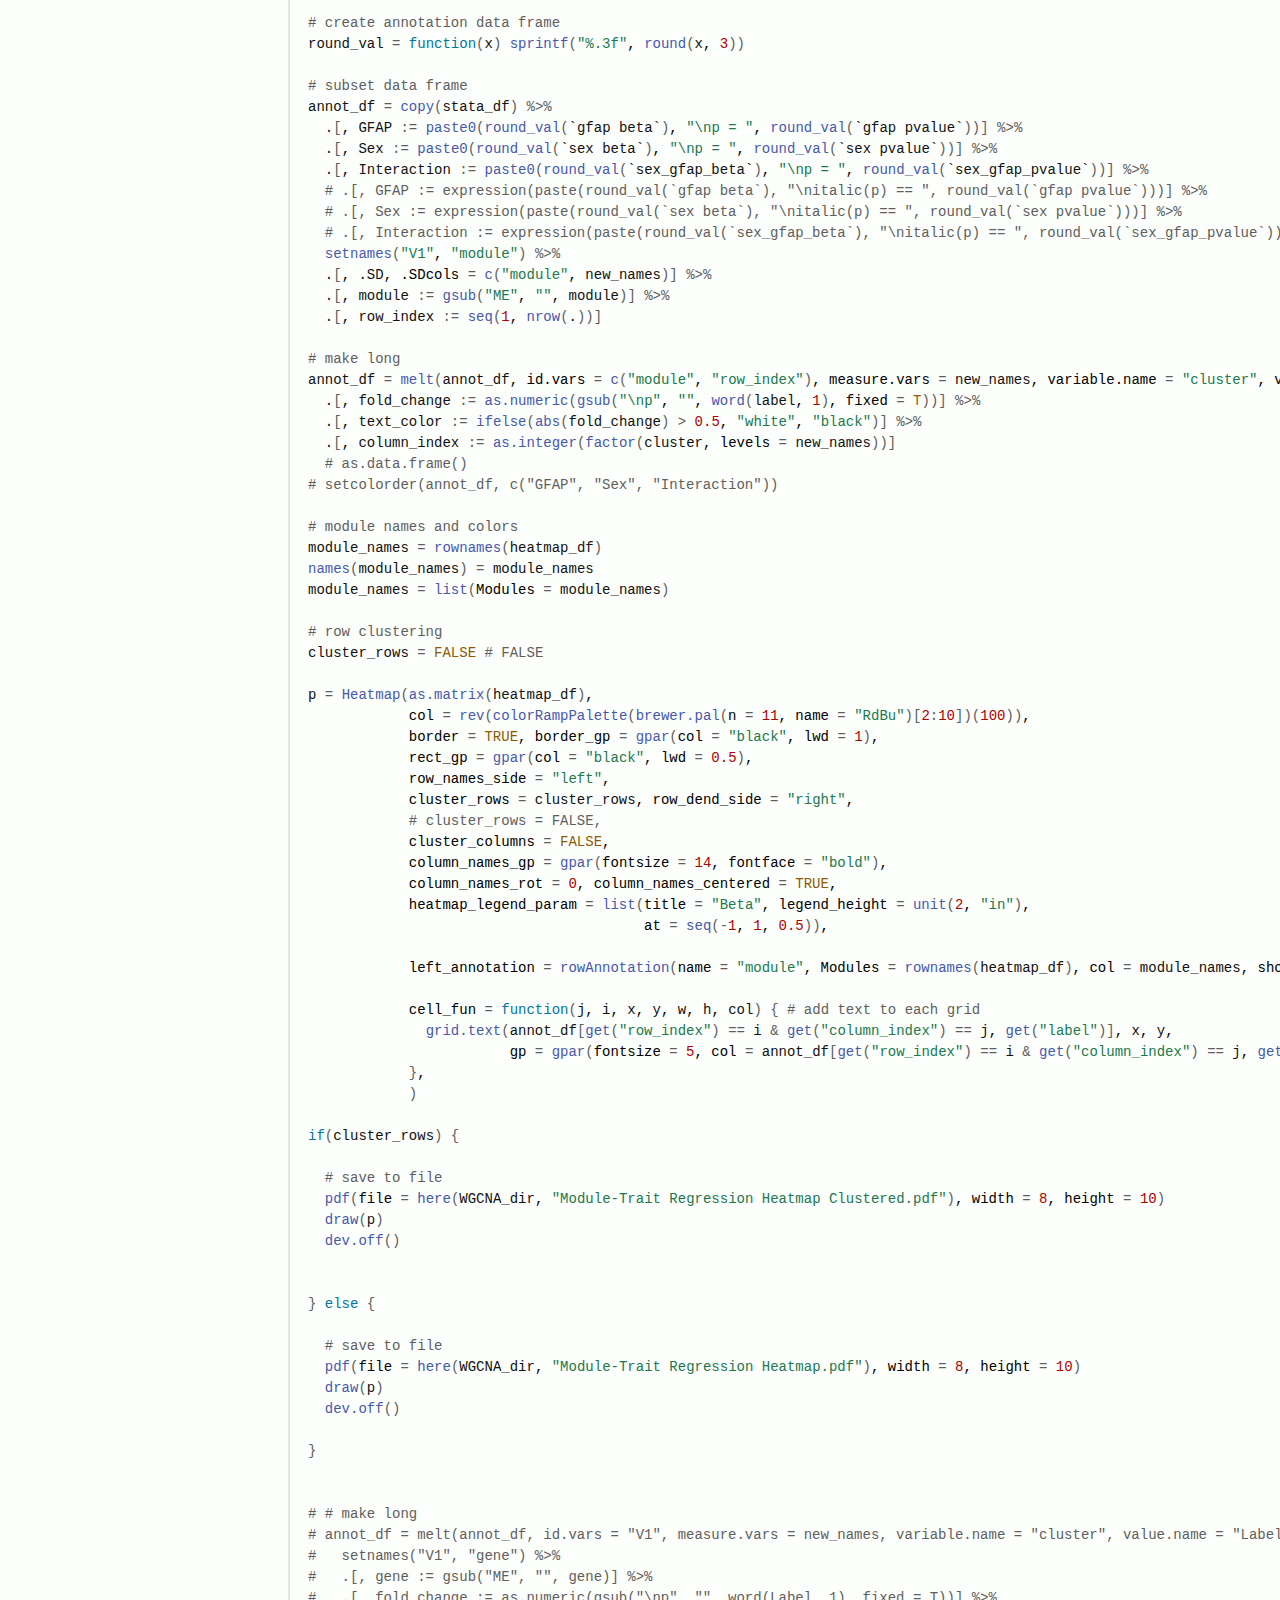
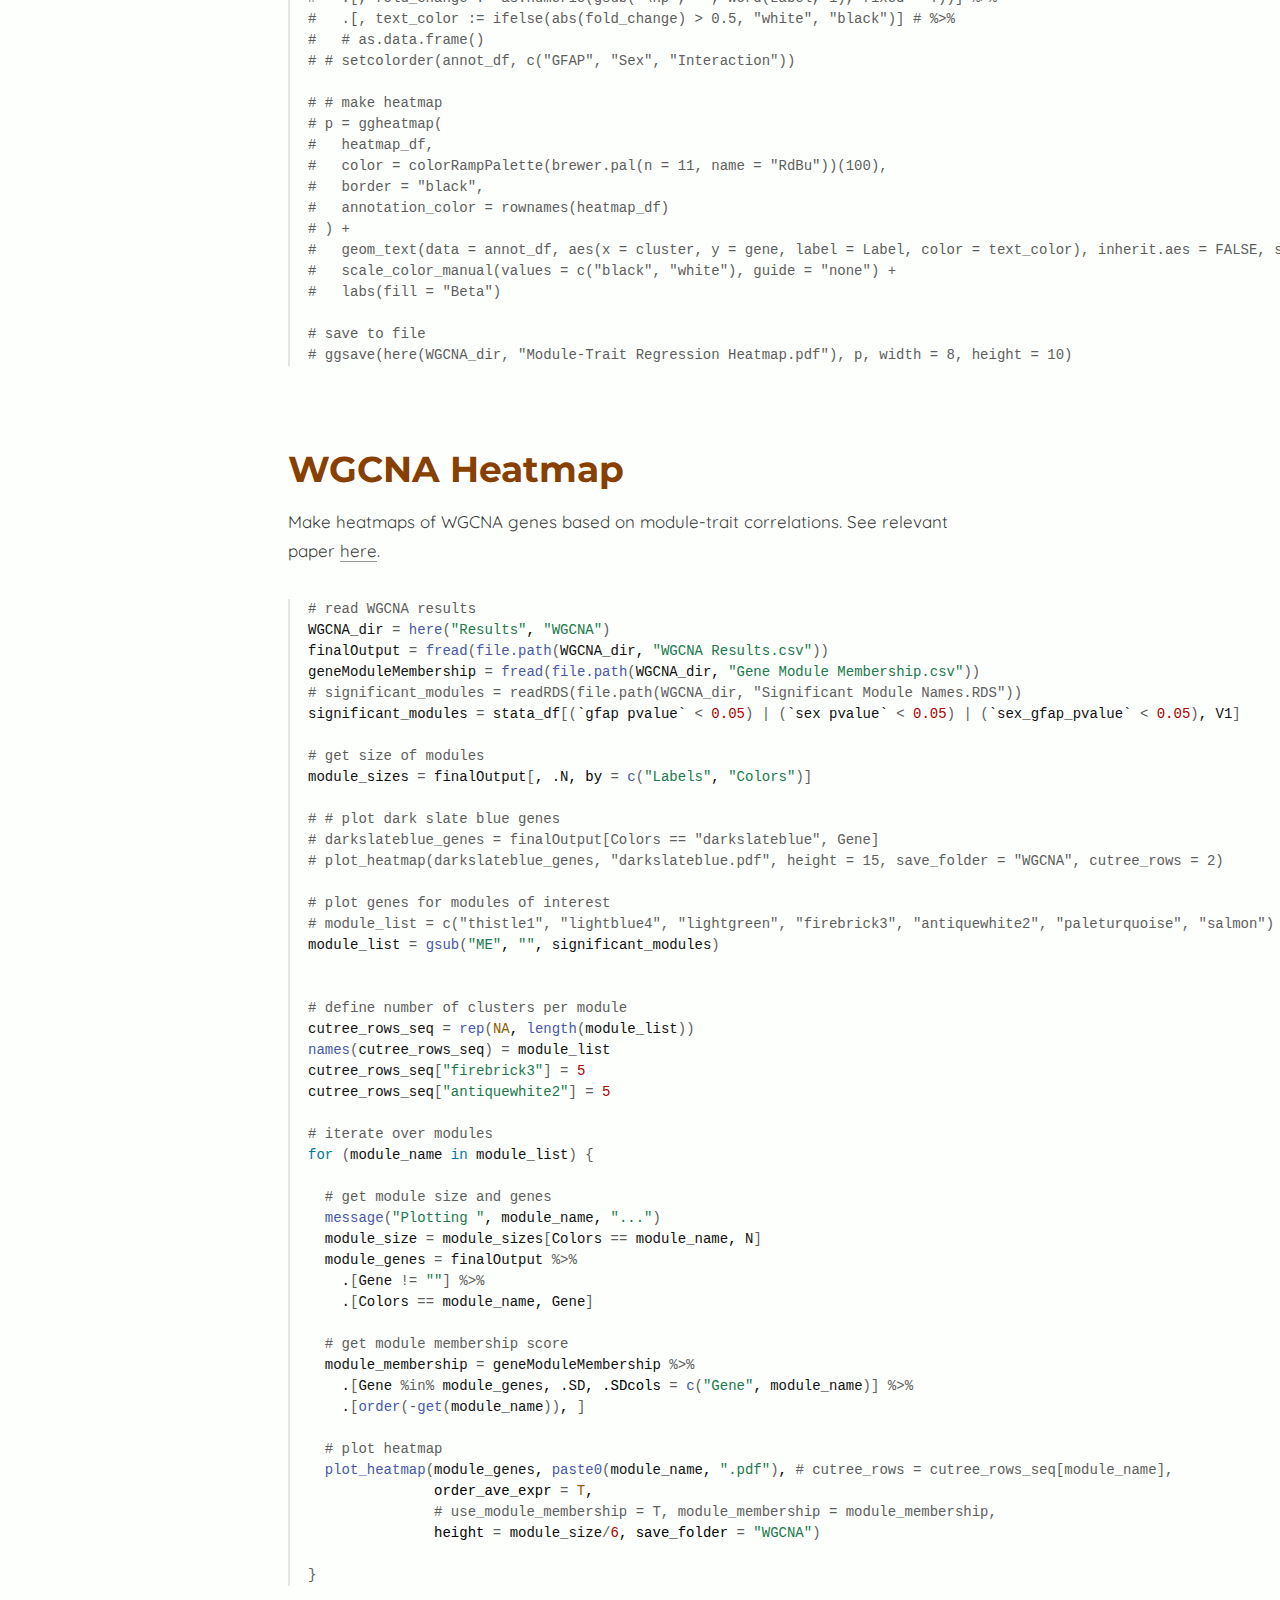
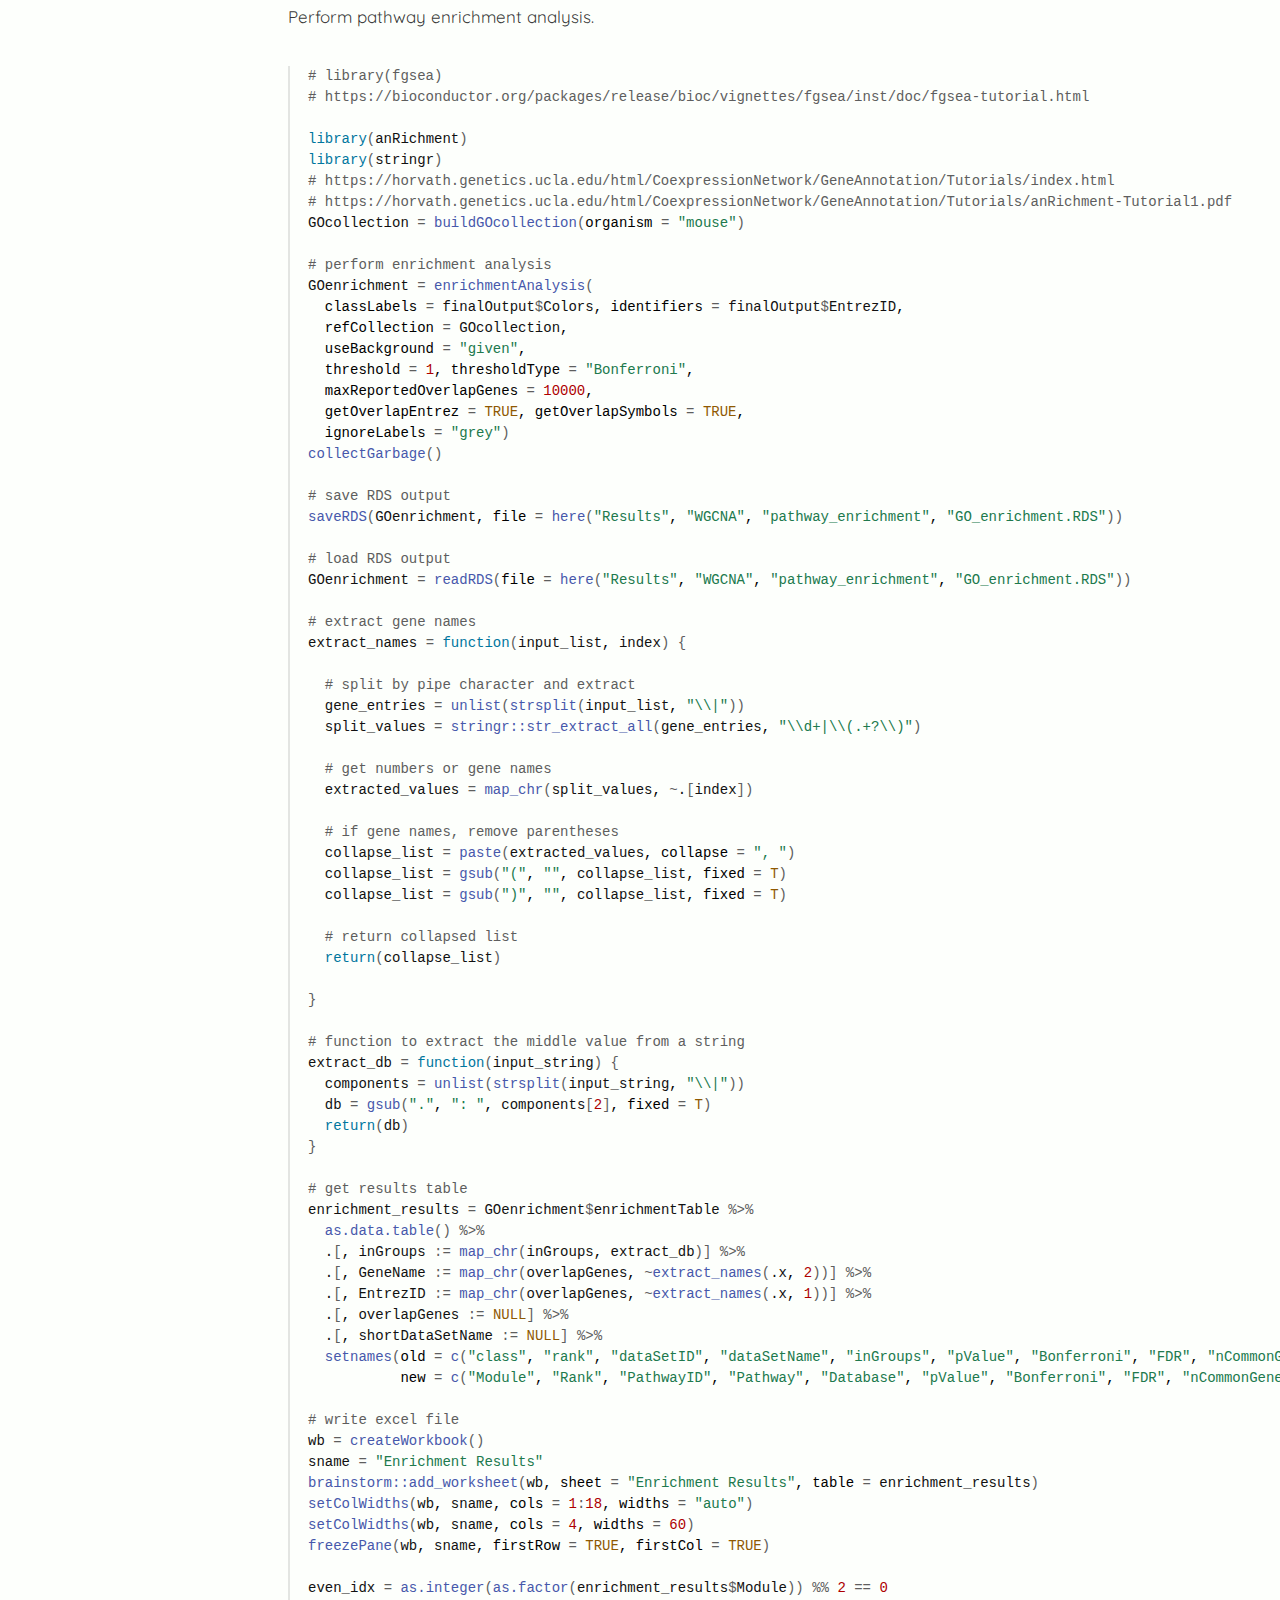
<file: docs/de-analysis-viz.html>
<!DOCTYPE html>

<html xmlns="http://www.w3.org/1999/xhtml" lang="" xml:lang="">

<head>
  <meta charset="utf-8"/>
  <meta name="viewport" content="width=device-width, initial-scale=1"/>
  <meta http-equiv="X-UA-Compatible" content="IE=Edge,chrome=1"/>
  <meta name="generator" content="distill" />

  <style type="text/css">
  /* Hide doc at startup (prevent jankiness while JS renders/transforms) */
  body {
    visibility: hidden;
  }
  </style>

 <!--radix_placeholder_import_source-->
 <!--/radix_placeholder_import_source-->

<style type="text/css">code{white-space: pre;}</style>
<style type="text/css" data-origin="pandoc">
pre > code.sourceCode { white-space: pre; position: relative; }
pre > code.sourceCode > span { line-height: 1.25; }
pre > code.sourceCode > span:empty { height: 1.2em; }
.sourceCode { overflow: visible; }
code.sourceCode > span { color: inherit; text-decoration: inherit; }
div.sourceCode { margin: 1em 0; }
pre.sourceCode { margin: 0; }
@media screen {
div.sourceCode { overflow: auto; }
}
@media print {
pre > code.sourceCode { white-space: pre-wrap; }
pre > code.sourceCode > span { text-indent: -5em; padding-left: 5em; }
}
pre.numberSource code
  { counter-reset: source-line 0; }
pre.numberSource code > span
  { position: relative; left: -4em; counter-increment: source-line; }
pre.numberSource code > span > a:first-child::before
  { content: counter(source-line);
    position: relative; left: -1em; text-align: right; vertical-align: baseline;
    border: none; display: inline-block;
    -webkit-touch-callout: none; -webkit-user-select: none;
    -khtml-user-select: none; -moz-user-select: none;
    -ms-user-select: none; user-select: none;
    padding: 0 4px; width: 4em;
    color: #aaaaaa;
  }
pre.numberSource { margin-left: 3em; border-left: 1px solid #aaaaaa;  padding-left: 4px; }
div.sourceCode
  { color: #00769e; background-color: #f1f3f5; }
@media screen {
pre > code.sourceCode > span > a:first-child::before { text-decoration: underline; }
}
code span { color: #00769e; } /* Normal */
code span.al { color: #ad0000; } /* Alert */
code span.an { color: #5e5e5e; } /* Annotation */
code span.at { color: #657422; } /* Attribute */
code span.bn { color: #ad0000; } /* BaseN */
code span.bu { } /* BuiltIn */
code span.cf { color: #00769e; } /* ControlFlow */
code span.ch { color: #20794d; } /* Char */
code span.cn { color: #8f5902; } /* Constant */
code span.co { color: #5e5e5e; } /* Comment */
code span.cv { color: #5e5e5e; font-style: italic; } /* CommentVar */
code span.do { color: #5e5e5e; font-style: italic; } /* Documentation */
code span.dt { color: #ad0000; } /* DataType */
code span.dv { color: #ad0000; } /* DecVal */
code span.er { color: #ad0000; } /* Error */
code span.ex { } /* Extension */
code span.fl { color: #ad0000; } /* Float */
code span.fu { color: #4758ab; } /* Function */
code span.im { } /* Import */
code span.in { color: #5e5e5e; } /* Information */
code span.kw { color: #00769e; } /* Keyword */
code span.op { color: #5e5e5e; } /* Operator */
code span.ot { color: #00769e; } /* Other */
code span.pp { color: #ad0000; } /* Preprocessor */
code span.sc { color: #5e5e5e; } /* SpecialChar */
code span.ss { color: #20794d; } /* SpecialString */
code span.st { color: #20794d; } /* String */
code span.va { color: #111111; } /* Variable */
code span.vs { color: #20794d; } /* VerbatimString */
code span.wa { color: #5e5e5e; font-style: italic; } /* Warning */
</style>


  <!--radix_placeholder_meta_tags-->
  <title>GFAP Tauopathy: Differential Expression and Pathway Enrichment Visualization</title>

  <meta property="description" itemprop="description" content="This R script performs differential expression analysis of RNA-seq data, generates visualizations such as boxplots, volcano plots, and heatmaps, and conducts pathway enrichment analysis using GO, Reactome, and GSEA. It also visualizes enrichment results and WGCNA module-trait relationships."/>

  <link rel="icon" type="image/vnd.microsoft.icon" href="images/favicon.ico"/>

  <meta name="article:author" content="Ayush Noori"/>

  <!--  https://developers.facebook.com/docs/sharing/webmasters#markup -->
  <meta property="og:title" content="GFAP Tauopathy: Differential Expression and Pathway Enrichment Visualization"/>
  <meta property="og:type" content="article"/>
  <meta property="og:description" content="This R script performs differential expression analysis of RNA-seq data, generates visualizations such as boxplots, volcano plots, and heatmaps, and conducts pathway enrichment analysis using GO, Reactome, and GSEA. It also visualizes enrichment results and WGCNA module-trait relationships."/>
  <meta property="og:locale" content="en_US"/>
  <meta property="og:site_name" content="GFAP Tauopathy"/>

  <!--  https://dev.twitter.com/cards/types/summary -->
  <meta property="twitter:card" content="summary"/>
  <meta property="twitter:title" content="GFAP Tauopathy: Differential Expression and Pathway Enrichment Visualization"/>
  <meta property="twitter:description" content="This R script performs differential expression analysis of RNA-seq data, generates visualizations such as boxplots, volcano plots, and heatmaps, and conducts pathway enrichment analysis using GO, Reactome, and GSEA. It also visualizes enrichment results and WGCNA module-trait relationships."/>

  <!--/radix_placeholder_meta_tags-->
  <!--radix_placeholder_rmarkdown_metadata-->

  <script type="text/json" id="radix-rmarkdown-metadata">
  {"type":"list","attributes":{"names":{"type":"character","attributes":{},"value":["title","description","author","output"]}},"value":[{"type":"character","attributes":{},"value":["Differential Expression and Pathway Enrichment Visualization"]},{"type":"character","attributes":{},"value":["This R script performs differential expression analysis of RNA-seq data, generates visualizations such as boxplots, volcano plots, and heatmaps, and conducts pathway enrichment analysis using GO, Reactome, and GSEA. It also visualizes enrichment results and WGCNA module-trait relationships.\n"]},{"type":"list","attributes":{},"value":[{"type":"list","attributes":{"names":{"type":"character","attributes":{},"value":["first_name","last_name","url","affiliation","affiliation_url","orcid_id"]}},"value":[{"type":"character","attributes":{},"value":["Ayush"]},{"type":"character","attributes":{},"value":["Noori"]},{"type":"character","attributes":{},"value":["https://www.github.com/ayushnoori"]},{"type":"character","attributes":{},"value":["Massachusetts General Hospital"]},{"type":"character","attributes":{},"value":["https://www.serranopozolab.org"]},{"type":"character","attributes":{},"value":["0000-0003-1420-1236"]}]}]},{"type":"list","attributes":{"names":{"type":"character","attributes":{},"value":["distill::distill_article"]}},"value":[{"type":"list","attributes":{"names":{"type":"character","attributes":{},"value":["toc"]}},"value":[{"type":"logical","attributes":{},"value":[true]}]}]}]}
  </script>
  <!--/radix_placeholder_rmarkdown_metadata-->
  <!--radix_placeholder_navigation_in_header-->
  <meta name="distill:offset" content=""/>

  <script type="application/javascript">

    window.headroom_prevent_pin = false;

    window.document.addEventListener("DOMContentLoaded", function (event) {

      // initialize headroom for banner
      var header = $('header').get(0);
      var headerHeight = header.offsetHeight;
      var headroom = new Headroom(header, {
        tolerance: 5,
        onPin : function() {
          if (window.headroom_prevent_pin) {
            window.headroom_prevent_pin = false;
            headroom.unpin();
          }
        }
      });
      headroom.init();
      if(window.location.hash)
        headroom.unpin();
      $(header).addClass('headroom--transition');

      // offset scroll location for banner on hash change
      // (see: https://github.com/WickyNilliams/headroom.js/issues/38)
      window.addEventListener("hashchange", function(event) {
        window.scrollTo(0, window.pageYOffset - (headerHeight + 25));
      });

      // responsive menu
      $('.distill-site-header').each(function(i, val) {
        var topnav = $(this);
        var toggle = topnav.find('.nav-toggle');
        toggle.on('click', function() {
          topnav.toggleClass('responsive');
        });
      });

      // nav dropdowns
      $('.nav-dropbtn').click(function(e) {
        $(this).next('.nav-dropdown-content').toggleClass('nav-dropdown-active');
        $(this).parent().siblings('.nav-dropdown')
           .children('.nav-dropdown-content').removeClass('nav-dropdown-active');
      });
      $("body").click(function(e){
        $('.nav-dropdown-content').removeClass('nav-dropdown-active');
      });
      $(".nav-dropdown").click(function(e){
        e.stopPropagation();
      });
    });
  </script>

  <style type="text/css">

  /* Theme (user-documented overrideables for nav appearance) */

  .distill-site-nav {
    color: rgba(255, 255, 255, 0.8);
    background-color: #0F2E3D;
    font-size: 15px;
    font-weight: 300;
  }

  .distill-site-nav a {
    color: inherit;
    text-decoration: none;
  }

  .distill-site-nav a:hover {
    color: white;
  }

  @media print {
    .distill-site-nav {
      display: none;
    }
  }

  .distill-site-header {

  }

  .distill-site-footer {

  }


  /* Site Header */

  .distill-site-header {
    width: 100%;
    box-sizing: border-box;
    z-index: 3;
  }

  .distill-site-header .nav-left {
    display: inline-block;
    margin-left: 8px;
  }

  @media screen and (max-width: 768px) {
    .distill-site-header .nav-left {
      margin-left: 0;
    }
  }


  .distill-site-header .nav-right {
    float: right;
    margin-right: 8px;
  }

  .distill-site-header a,
  .distill-site-header .title {
    display: inline-block;
    text-align: center;
    padding: 14px 10px 14px 10px;
  }

  .distill-site-header .title {
    font-size: 18px;
    min-width: 150px;
  }

  .distill-site-header .logo {
    padding: 0;
  }

  .distill-site-header .logo img {
    display: none;
    max-height: 20px;
    width: auto;
    margin-bottom: -4px;
  }

  .distill-site-header .nav-image img {
    max-height: 18px;
    width: auto;
    display: inline-block;
    margin-bottom: -3px;
  }



  @media screen and (min-width: 1000px) {
    .distill-site-header .logo img {
      display: inline-block;
    }
    .distill-site-header .nav-left {
      margin-left: 20px;
    }
    .distill-site-header .nav-right {
      margin-right: 20px;
    }
    .distill-site-header .title {
      padding-left: 12px;
    }
  }


  .distill-site-header .nav-toggle {
    display: none;
  }

  .nav-dropdown {
    display: inline-block;
    position: relative;
  }

  .nav-dropdown .nav-dropbtn {
    border: none;
    outline: none;
    color: rgba(255, 255, 255, 0.8);
    padding: 16px 10px;
    background-color: transparent;
    font-family: inherit;
    font-size: inherit;
    font-weight: inherit;
    margin: 0;
    margin-top: 1px;
    z-index: 2;
  }

  .nav-dropdown-content {
    display: none;
    position: absolute;
    background-color: white;
    min-width: 200px;
    border: 1px solid rgba(0,0,0,0.15);
    border-radius: 4px;
    box-shadow: 0px 8px 16px 0px rgba(0,0,0,0.1);
    z-index: 1;
    margin-top: 2px;
    white-space: nowrap;
    padding-top: 4px;
    padding-bottom: 4px;
  }

  .nav-dropdown-content hr {
    margin-top: 4px;
    margin-bottom: 4px;
    border: none;
    border-bottom: 1px solid rgba(0, 0, 0, 0.1);
  }

  .nav-dropdown-active {
    display: block;
  }

  .nav-dropdown-content a, .nav-dropdown-content .nav-dropdown-header {
    color: black;
    padding: 6px 24px;
    text-decoration: none;
    display: block;
    text-align: left;
  }

  .nav-dropdown-content .nav-dropdown-header {
    display: block;
    padding: 5px 24px;
    padding-bottom: 0;
    text-transform: uppercase;
    font-size: 14px;
    color: #999999;
    white-space: nowrap;
  }

  .nav-dropdown:hover .nav-dropbtn {
    color: white;
  }

  .nav-dropdown-content a:hover {
    background-color: #ddd;
    color: black;
  }

  .nav-right .nav-dropdown-content {
    margin-left: -45%;
    right: 0;
  }

  @media screen and (max-width: 768px) {
    .distill-site-header a, .distill-site-header .nav-dropdown  {display: none;}
    .distill-site-header a.nav-toggle {
      float: right;
      display: block;
    }
    .distill-site-header .title {
      margin-left: 0;
    }
    .distill-site-header .nav-right {
      margin-right: 0;
    }
    .distill-site-header {
      overflow: hidden;
    }
    .nav-right .nav-dropdown-content {
      margin-left: 0;
    }
  }


  @media screen and (max-width: 768px) {
    .distill-site-header.responsive {position: relative; min-height: 500px; }
    .distill-site-header.responsive a.nav-toggle {
      position: absolute;
      right: 0;
      top: 0;
    }
    .distill-site-header.responsive a,
    .distill-site-header.responsive .nav-dropdown {
      display: block;
      text-align: left;
    }
    .distill-site-header.responsive .nav-left,
    .distill-site-header.responsive .nav-right {
      width: 100%;
    }
    .distill-site-header.responsive .nav-dropdown {float: none;}
    .distill-site-header.responsive .nav-dropdown-content {position: relative;}
    .distill-site-header.responsive .nav-dropdown .nav-dropbtn {
      display: block;
      width: 100%;
      text-align: left;
    }
  }

  /* Site Footer */

  .distill-site-footer {
    width: 100%;
    overflow: hidden;
    box-sizing: border-box;
    z-index: 3;
    margin-top: 30px;
    padding-top: 30px;
    padding-bottom: 30px;
    text-align: center;
  }

  /* Headroom */

  d-title {
    padding-top: 6rem;
  }

  @media print {
    d-title {
      padding-top: 4rem;
    }
  }

  .headroom {
    z-index: 1000;
    position: fixed;
    top: 0;
    left: 0;
    right: 0;
  }

  .headroom--transition {
    transition: all .4s ease-in-out;
  }

  .headroom--unpinned {
    top: -100px;
  }

  .headroom--pinned {
    top: 0;
  }

  /* adjust viewport for navbar height */
  /* helps vertically center bootstrap (non-distill) content */
  .min-vh-100 {
    min-height: calc(100vh - 100px) !important;
  }

  </style>

  <script src="site_libs/jquery-3.6.0/jquery-3.6.0.min.js"></script>
  <link href="site_libs/font-awesome-6.4.2/css/all.min.css" rel="stylesheet"/>
  <link href="site_libs/font-awesome-6.4.2/css/v4-shims.min.css" rel="stylesheet"/>
  <script src="site_libs/headroom-0.9.4/headroom.min.js"></script>
  <!--/radix_placeholder_navigation_in_header-->
  <!--radix_placeholder_distill-->

  <style type="text/css">

  body {
    background-color: white;
  }

  .pandoc-table {
    width: 100%;
  }

  .pandoc-table>caption {
    margin-bottom: 10px;
  }

  .pandoc-table th:not([align]) {
    text-align: left;
  }

  .pagedtable-footer {
    font-size: 15px;
  }

  d-byline .byline {
    grid-template-columns: 2fr 2fr;
  }

  d-byline .byline h3 {
    margin-block-start: 1.5em;
  }

  d-byline .byline .authors-affiliations h3 {
    margin-block-start: 0.5em;
  }

  .authors-affiliations .orcid-id {
    width: 16px;
    height:16px;
    margin-left: 4px;
    margin-right: 4px;
    vertical-align: middle;
    padding-bottom: 2px;
  }

  d-title .dt-tags {
    margin-top: 1em;
    grid-column: text;
  }

  .dt-tags .dt-tag {
    text-decoration: none;
    display: inline-block;
    color: rgba(0,0,0,0.6);
    padding: 0em 0.4em;
    margin-right: 0.5em;
    margin-bottom: 0.4em;
    font-size: 70%;
    border: 1px solid rgba(0,0,0,0.2);
    border-radius: 3px;
    text-transform: uppercase;
    font-weight: 500;
  }

  d-article table.gt_table td,
  d-article table.gt_table th {
    border-bottom: none;
    font-size: 100%;
  }

  .html-widget {
    margin-bottom: 2.0em;
  }

  .l-screen-inset {
    padding-right: 16px;
  }

  .l-screen .caption {
    margin-left: 10px;
  }

  .shaded {
    background: rgb(247, 247, 247);
    padding-top: 20px;
    padding-bottom: 20px;
    border-top: 1px solid rgba(0, 0, 0, 0.1);
    border-bottom: 1px solid rgba(0, 0, 0, 0.1);
  }

  .shaded .html-widget {
    margin-bottom: 0;
    border: 1px solid rgba(0, 0, 0, 0.1);
  }

  .shaded .shaded-content {
    background: white;
  }

  .text-output {
    margin-top: 0;
    line-height: 1.5em;
  }

  .hidden {
    display: none !important;
  }

  hr.section-separator {
    border: none;
    border-top: 1px solid rgba(0, 0, 0, 0.1);
    margin: 0px;
  }


  d-byline {
    border-top: none;
  }

  d-article {
    padding-top: 2.5rem;
    padding-bottom: 30px;
    border-top: none;
  }

  d-appendix {
    padding-top: 30px;
  }

  d-article>p>img {
    width: 100%;
  }

  d-article h2 {
    margin: 1rem 0 1.5rem 0;
  }

  d-article h3 {
    margin-top: 1.5rem;
  }

  d-article iframe {
    border: 1px solid rgba(0, 0, 0, 0.1);
    margin-bottom: 2.0em;
    width: 100%;
  }

  /* Tweak code blocks */

  d-article div.sourceCode code,
  d-article pre code {
    font-family: Consolas, Monaco, 'Andale Mono', 'Ubuntu Mono', monospace;
  }

  d-article pre,
  d-article div.sourceCode,
  d-article div.sourceCode pre {
    overflow: auto;
  }

  d-article div.sourceCode {
    background-color: white;
  }

  d-article div.sourceCode pre {
    padding-left: 10px;
    font-size: 12px;
    border-left: 2px solid rgba(0,0,0,0.1);
  }

  d-article pre {
    font-size: 12px;
    color: black;
    background: none;
    margin-top: 0;
    text-align: left;
    white-space: pre;
    word-spacing: normal;
    word-break: normal;
    word-wrap: normal;
    line-height: 1.5;

    -moz-tab-size: 4;
    -o-tab-size: 4;
    tab-size: 4;

    -webkit-hyphens: none;
    -moz-hyphens: none;
    -ms-hyphens: none;
    hyphens: none;
  }

  d-article pre a {
    border-bottom: none;
  }

  d-article pre a:hover {
    border-bottom: none;
    text-decoration: underline;
  }

  d-article details {
    grid-column: text;
    margin-bottom: 0.8em;
  }

  @media(min-width: 768px) {

  d-article pre,
  d-article div.sourceCode,
  d-article div.sourceCode pre {
    overflow: visible !important;
  }

  d-article div.sourceCode pre {
    padding-left: 18px;
    font-size: 14px;
  }

  /* tweak for Pandoc numbered line within distill */
  d-article pre.numberSource code > span {
      left: -2em;
  }

  d-article pre {
    font-size: 14px;
  }

  }

  figure img.external {
    background: white;
    border: 1px solid rgba(0, 0, 0, 0.1);
    box-shadow: 0 1px 8px rgba(0, 0, 0, 0.1);
    padding: 18px;
    box-sizing: border-box;
  }

  /* CSS for d-contents */

  .d-contents {
    grid-column: text;
    color: rgba(0,0,0,0.8);
    font-size: 0.9em;
    padding-bottom: 1em;
    margin-bottom: 1em;
    padding-bottom: 0.5em;
    margin-bottom: 1em;
    padding-left: 0.25em;
    justify-self: start;
  }

  @media(min-width: 1000px) {
    .d-contents.d-contents-float {
      height: 0;
      grid-column-start: 1;
      grid-column-end: 4;
      justify-self: center;
      padding-right: 3em;
      padding-left: 2em;
    }
  }

  .d-contents nav h3 {
    font-size: 18px;
    margin-top: 0;
    margin-bottom: 1em;
  }

  .d-contents li {
    list-style-type: none
  }

  .d-contents nav > ul {
    padding-left: 0;
  }

  .d-contents ul {
    padding-left: 1em
  }

  .d-contents nav ul li {
    margin-top: 0.6em;
    margin-bottom: 0.2em;
  }

  .d-contents nav a {
    font-size: 13px;
    border-bottom: none;
    text-decoration: none
    color: rgba(0, 0, 0, 0.8);
  }

  .d-contents nav a:hover {
    text-decoration: underline solid rgba(0, 0, 0, 0.6)
  }

  .d-contents nav > ul > li > a {
    font-weight: 600;
  }

  .d-contents nav > ul > li > ul {
    font-weight: inherit;
  }

  .d-contents nav > ul > li > ul > li {
    margin-top: 0.2em;
  }


  .d-contents nav ul {
    margin-top: 0;
    margin-bottom: 0.25em;
  }

  .d-article-with-toc h2:nth-child(2) {
    margin-top: 0;
  }


  /* Figure */

  .figure {
    position: relative;
    margin-bottom: 2.5em;
    margin-top: 1.5em;
  }

  .figure .caption {
    color: rgba(0, 0, 0, 0.6);
    font-size: 12px;
    line-height: 1.5em;
  }

  .figure img.external {
    background: white;
    border: 1px solid rgba(0, 0, 0, 0.1);
    box-shadow: 0 1px 8px rgba(0, 0, 0, 0.1);
    padding: 18px;
    box-sizing: border-box;
  }

  .figure .caption a {
    color: rgba(0, 0, 0, 0.6);
  }

  .figure .caption b,
  .figure .caption strong, {
    font-weight: 600;
    color: rgba(0, 0, 0, 1.0);
  }

  /* Citations */

  d-article .citation {
    color: inherit;
    cursor: inherit;
  }

  div.hanging-indent{
    margin-left: 1em; text-indent: -1em;
  }

  /* Citation hover box */

  .tippy-box[data-theme~=light-border] {
    background-color: rgba(250, 250, 250, 0.95);
  }

  .tippy-content > p {
    margin-bottom: 0;
    padding: 2px;
  }


  /* Tweak 1000px media break to show more text */

  @media(min-width: 1000px) {
    .base-grid,
    distill-header,
    d-title,
    d-abstract,
    d-article,
    d-appendix,
    distill-appendix,
    d-byline,
    d-footnote-list,
    d-citation-list,
    distill-footer {
      grid-template-columns: [screen-start] 1fr [page-start kicker-start] 80px [middle-start] 50px [text-start kicker-end] 65px 65px 65px 65px 65px 65px 65px 65px [text-end gutter-start] 65px [middle-end] 65px [page-end gutter-end] 1fr [screen-end];
      grid-column-gap: 16px;
    }

    .grid {
      grid-column-gap: 16px;
    }

    d-article {
      font-size: 1.06rem;
      line-height: 1.7em;
    }
    figure .caption, .figure .caption, figure figcaption {
      font-size: 13px;
    }
  }

  @media(min-width: 1180px) {
    .base-grid,
    distill-header,
    d-title,
    d-abstract,
    d-article,
    d-appendix,
    distill-appendix,
    d-byline,
    d-footnote-list,
    d-citation-list,
    distill-footer {
      grid-template-columns: [screen-start] 1fr [page-start kicker-start] 60px [middle-start] 60px [text-start kicker-end] 60px 60px 60px 60px 60px 60px 60px 60px [text-end gutter-start] 60px [middle-end] 60px [page-end gutter-end] 1fr [screen-end];
      grid-column-gap: 32px;
    }

    .grid {
      grid-column-gap: 32px;
    }
  }


  /* Get the citation styles for the appendix (not auto-injected on render since
     we do our own rendering of the citation appendix) */

  d-appendix .citation-appendix,
  .d-appendix .citation-appendix {
    font-size: 11px;
    line-height: 15px;
    border-left: 1px solid rgba(0, 0, 0, 0.1);
    padding-left: 18px;
    border: 1px solid rgba(0,0,0,0.1);
    background: rgba(0, 0, 0, 0.02);
    padding: 10px 18px;
    border-radius: 3px;
    color: rgba(150, 150, 150, 1);
    overflow: hidden;
    margin-top: -12px;
    white-space: pre-wrap;
    word-wrap: break-word;
  }

  /* Include appendix styles here so they can be overridden */

  d-appendix {
    contain: layout style;
    font-size: 0.8em;
    line-height: 1.7em;
    margin-top: 60px;
    margin-bottom: 0;
    border-top: 1px solid rgba(0, 0, 0, 0.1);
    color: rgba(0,0,0,0.5);
    padding-top: 60px;
    padding-bottom: 48px;
  }

  d-appendix h3 {
    grid-column: page-start / text-start;
    font-size: 15px;
    font-weight: 500;
    margin-top: 1em;
    margin-bottom: 0;
    color: rgba(0,0,0,0.65);
  }

  d-appendix h3 + * {
    margin-top: 1em;
  }

  d-appendix ol {
    padding: 0 0 0 15px;
  }

  @media (min-width: 768px) {
    d-appendix ol {
      padding: 0 0 0 30px;
      margin-left: -30px;
    }
  }

  d-appendix li {
    margin-bottom: 1em;
  }

  d-appendix a {
    color: rgba(0, 0, 0, 0.6);
  }

  d-appendix > * {
    grid-column: text;
  }

  d-appendix > d-footnote-list,
  d-appendix > d-citation-list,
  d-appendix > distill-appendix {
    grid-column: screen;
  }

  /* Include footnote styles here so they can be overridden */

  d-footnote-list {
    contain: layout style;
  }

  d-footnote-list > * {
    grid-column: text;
  }

  d-footnote-list a.footnote-backlink {
    color: rgba(0,0,0,0.3);
    padding-left: 0.5em;
  }



  /* Anchor.js */

  .anchorjs-link {
    /*transition: all .25s linear; */
    text-decoration: none;
    border-bottom: none;
  }
  *:hover > .anchorjs-link {
    margin-left: -1.125em !important;
    text-decoration: none;
    border-bottom: none;
  }

  /* Social footer */

  .social_footer {
    margin-top: 30px;
    margin-bottom: 0;
    color: rgba(0,0,0,0.67);
  }

  .disqus-comments {
    margin-right: 30px;
  }

  .disqus-comment-count {
    border-bottom: 1px solid rgba(0, 0, 0, 0.4);
    cursor: pointer;
  }

  #disqus_thread {
    margin-top: 30px;
  }

  .article-sharing a {
    border-bottom: none;
    margin-right: 8px;
  }

  .article-sharing a:hover {
    border-bottom: none;
  }

  .sidebar-section.subscribe {
    font-size: 12px;
    line-height: 1.6em;
  }

  .subscribe p {
    margin-bottom: 0.5em;
  }


  .article-footer .subscribe {
    font-size: 15px;
    margin-top: 45px;
  }


  .sidebar-section.custom {
    font-size: 12px;
    line-height: 1.6em;
  }

  .custom p {
    margin-bottom: 0.5em;
  }

  /* Styles for listing layout (hide title) */
  .layout-listing d-title, .layout-listing .d-title {
    display: none;
  }

  /* Styles for posts lists (not auto-injected) */


  .posts-with-sidebar {
    padding-left: 45px;
    padding-right: 45px;
  }

  .posts-list .description h2,
  .posts-list .description p {
    font-family: -apple-system, BlinkMacSystemFont, "Segoe UI", Roboto, Oxygen, Ubuntu, Cantarell, "Fira Sans", "Droid Sans", "Helvetica Neue", Arial, sans-serif;
  }

  .posts-list .description h2 {
    font-weight: 700;
    border-bottom: none;
    padding-bottom: 0;
  }

  .posts-list h2.post-tag {
    border-bottom: 1px solid rgba(0, 0, 0, 0.2);
    padding-bottom: 12px;
  }
  .posts-list {
    margin-top: 60px;
    margin-bottom: 24px;
  }

  .posts-list .post-preview {
    text-decoration: none;
    overflow: hidden;
    display: block;
    border-bottom: 1px solid rgba(0, 0, 0, 0.1);
    padding: 24px 0;
  }

  .post-preview-last {
    border-bottom: none !important;
  }

  .posts-list .posts-list-caption {
    grid-column: screen;
    font-weight: 400;
  }

  .posts-list .post-preview h2 {
    margin: 0 0 6px 0;
    line-height: 1.2em;
    font-style: normal;
    font-size: 24px;
  }

  .posts-list .post-preview p {
    margin: 0 0 12px 0;
    line-height: 1.4em;
    font-size: 16px;
  }

  .posts-list .post-preview .thumbnail {
    box-sizing: border-box;
    margin-bottom: 24px;
    position: relative;
    max-width: 500px;
  }
  .posts-list .post-preview img {
    width: 100%;
    display: block;
  }

  .posts-list .metadata {
    font-size: 12px;
    line-height: 1.4em;
    margin-bottom: 18px;
  }

  .posts-list .metadata > * {
    display: inline-block;
  }

  .posts-list .metadata .publishedDate {
    margin-right: 2em;
  }

  .posts-list .metadata .dt-authors {
    display: block;
    margin-top: 0.3em;
    margin-right: 2em;
  }

  .posts-list .dt-tags {
    display: block;
    line-height: 1em;
  }

  .posts-list .dt-tags .dt-tag {
    display: inline-block;
    color: rgba(0,0,0,0.6);
    padding: 0.3em 0.4em;
    margin-right: 0.2em;
    margin-bottom: 0.4em;
    font-size: 60%;
    border: 1px solid rgba(0,0,0,0.2);
    border-radius: 3px;
    text-transform: uppercase;
    font-weight: 500;
  }

  .posts-list img {
    opacity: 1;
  }

  .posts-list img[data-src] {
    opacity: 0;
  }

  .posts-more {
    clear: both;
  }


  .posts-sidebar {
    font-size: 16px;
  }

  .posts-sidebar h3 {
    font-size: 16px;
    margin-top: 0;
    margin-bottom: 0.5em;
    font-weight: 400;
    text-transform: uppercase;
  }

  .sidebar-section {
    margin-bottom: 30px;
  }

  .categories ul {
    list-style-type: none;
    margin: 0;
    padding: 0;
  }

  .categories li {
    color: rgba(0, 0, 0, 0.8);
    margin-bottom: 0;
  }

  .categories li>a {
    border-bottom: none;
  }

  .categories li>a:hover {
    border-bottom: 1px solid rgba(0, 0, 0, 0.4);
  }

  .categories .active {
    font-weight: 600;
  }

  .categories .category-count {
    color: rgba(0, 0, 0, 0.4);
  }


  @media(min-width: 768px) {
    .posts-list .post-preview h2 {
      font-size: 26px;
    }
    .posts-list .post-preview .thumbnail {
      float: right;
      width: 30%;
      margin-bottom: 0;
    }
    .posts-list .post-preview .description {
      float: left;
      width: 45%;
    }
    .posts-list .post-preview .metadata {
      float: left;
      width: 20%;
      margin-top: 8px;
    }
    .posts-list .post-preview p {
      margin: 0 0 12px 0;
      line-height: 1.5em;
      font-size: 16px;
    }
    .posts-with-sidebar .posts-list {
      float: left;
      width: 75%;
    }
    .posts-with-sidebar .posts-sidebar {
      float: right;
      width: 20%;
      margin-top: 60px;
      padding-top: 24px;
      padding-bottom: 24px;
    }
  }


  /* Improve display for browsers without grid (IE/Edge <= 15) */

  .downlevel {
    line-height: 1.6em;
    font-family: -apple-system, BlinkMacSystemFont, "Segoe UI", Roboto, Oxygen, Ubuntu, Cantarell, "Fira Sans", "Droid Sans", "Helvetica Neue", Arial, sans-serif;
    margin: 0;
  }

  .downlevel .d-title {
    padding-top: 6rem;
    padding-bottom: 1.5rem;
  }

  .downlevel .d-title h1 {
    font-size: 50px;
    font-weight: 700;
    line-height: 1.1em;
    margin: 0 0 0.5rem;
  }

  .downlevel .d-title p {
    font-weight: 300;
    font-size: 1.2rem;
    line-height: 1.55em;
    margin-top: 0;
  }

  .downlevel .d-byline {
    padding-top: 0.8em;
    padding-bottom: 0.8em;
    font-size: 0.8rem;
    line-height: 1.8em;
  }

  .downlevel .section-separator {
    border: none;
    border-top: 1px solid rgba(0, 0, 0, 0.1);
  }

  .downlevel .d-article {
    font-size: 1.06rem;
    line-height: 1.7em;
    padding-top: 1rem;
    padding-bottom: 2rem;
  }


  .downlevel .d-appendix {
    padding-left: 0;
    padding-right: 0;
    max-width: none;
    font-size: 0.8em;
    line-height: 1.7em;
    margin-bottom: 0;
    color: rgba(0,0,0,0.5);
    padding-top: 40px;
    padding-bottom: 48px;
  }

  .downlevel .footnotes ol {
    padding-left: 13px;
  }

  .downlevel .base-grid,
  .downlevel .distill-header,
  .downlevel .d-title,
  .downlevel .d-abstract,
  .downlevel .d-article,
  .downlevel .d-appendix,
  .downlevel .distill-appendix,
  .downlevel .d-byline,
  .downlevel .d-footnote-list,
  .downlevel .d-citation-list,
  .downlevel .distill-footer,
  .downlevel .appendix-bottom,
  .downlevel .posts-container {
    padding-left: 40px;
    padding-right: 40px;
  }

  @media(min-width: 768px) {
    .downlevel .base-grid,
    .downlevel .distill-header,
    .downlevel .d-title,
    .downlevel .d-abstract,
    .downlevel .d-article,
    .downlevel .d-appendix,
    .downlevel .distill-appendix,
    .downlevel .d-byline,
    .downlevel .d-footnote-list,
    .downlevel .d-citation-list,
    .downlevel .distill-footer,
    .downlevel .appendix-bottom,
    .downlevel .posts-container {
    padding-left: 150px;
    padding-right: 150px;
    max-width: 900px;
  }
  }

  .downlevel pre code {
    display: block;
    border-left: 2px solid rgba(0, 0, 0, .1);
    padding: 0 0 0 20px;
    font-size: 14px;
  }

  .downlevel code, .downlevel pre {
    color: black;
    background: none;
    font-family: Consolas, Monaco, 'Andale Mono', 'Ubuntu Mono', monospace;
    text-align: left;
    white-space: pre;
    word-spacing: normal;
    word-break: normal;
    word-wrap: normal;
    line-height: 1.5;

    -moz-tab-size: 4;
    -o-tab-size: 4;
    tab-size: 4;

    -webkit-hyphens: none;
    -moz-hyphens: none;
    -ms-hyphens: none;
    hyphens: none;
  }

  .downlevel .posts-list .post-preview {
    color: inherit;
  }



  </style>

  <script type="application/javascript">

  function is_downlevel_browser() {
    if (bowser.isUnsupportedBrowser({ msie: "12", msedge: "16"},
                                   window.navigator.userAgent)) {
      return true;
    } else {
      return window.load_distill_framework === undefined;
    }
  }

  // show body when load is complete
  function on_load_complete() {

    // add anchors
    if (window.anchors) {
      window.anchors.options.placement = 'left';
      window.anchors.add('d-article > h2, d-article > h3, d-article > h4, d-article > h5');
    }


    // set body to visible
    document.body.style.visibility = 'visible';

    // force redraw for leaflet widgets
    if (window.HTMLWidgets) {
      var maps = window.HTMLWidgets.findAll(".leaflet");
      $.each(maps, function(i, el) {
        var map = this.getMap();
        map.invalidateSize();
        map.eachLayer(function(layer) {
          if (layer instanceof L.TileLayer)
            layer.redraw();
        });
      });
    }

    // trigger 'shown' so htmlwidgets resize
    $('d-article').trigger('shown');
  }

  function init_distill() {

    init_common();

    // create front matter
    var front_matter = $('<d-front-matter></d-front-matter>');
    $('#distill-front-matter').wrap(front_matter);

    // create d-title
    $('.d-title').changeElementType('d-title');

    // separator
    var separator = '<hr class="section-separator" style="clear: both"/>';
    // prepend separator above appendix
    $('.d-byline').before(separator);
    $('.d-article').before(separator);

    // create d-byline
    var byline = $('<d-byline></d-byline>');
    $('.d-byline').replaceWith(byline);

    // create d-article
    var article = $('<d-article></d-article>');
    $('.d-article').wrap(article).children().unwrap();

    // move posts container into article
    $('.posts-container').appendTo($('d-article'));

    // create d-appendix
    $('.d-appendix').changeElementType('d-appendix');

    // flag indicating that we have appendix items
    var appendix = $('.appendix-bottom').children('h3').length > 0;

    // replace footnotes with <d-footnote>
    $('.footnote-ref').each(function(i, val) {
      appendix = true;
      var href = $(this).attr('href');
      var id = href.replace('#', '');
      var fn = $('#' + id);
      var fn_p = $('#' + id + '>p');
      fn_p.find('.footnote-back').remove();
      var text = fn_p.html();
      var dtfn = $('<d-footnote></d-footnote>');
      dtfn.html(text);
      $(this).replaceWith(dtfn);
    });
    // remove footnotes
    $('.footnotes').remove();

    // move refs into #references-listing
    $('#references-listing').replaceWith($('#refs'));

    $('h1.appendix, h2.appendix').each(function(i, val) {
      $(this).changeElementType('h3');
    });
    $('h3.appendix').each(function(i, val) {
      var id = $(this).attr('id');
      $('.d-contents a[href="#' + id + '"]').parent().remove();
      appendix = true;
      $(this).nextUntil($('h1, h2, h3')).addBack().appendTo($('d-appendix'));
    });

    // show d-appendix if we have appendix content
    $("d-appendix").css('display', appendix ? 'grid' : 'none');

    // localize layout chunks to just output
    $('.layout-chunk').each(function(i, val) {

      // capture layout
      var layout = $(this).attr('data-layout');

      // apply layout to markdown level block elements
      var elements = $(this).children().not('details, div.sourceCode, pre, script');
      elements.each(function(i, el) {
        var layout_div = $('<div class="' + layout + '"></div>');
        if (layout_div.hasClass('shaded')) {
          var shaded_content = $('<div class="shaded-content"></div>');
          $(this).wrap(shaded_content);
          $(this).parent().wrap(layout_div);
        } else {
          $(this).wrap(layout_div);
        }
      });


      // unwrap the layout-chunk div
      $(this).children().unwrap();
    });

    // remove code block used to force  highlighting css
    $('.distill-force-highlighting-css').parent().remove();

    // remove empty line numbers inserted by pandoc when using a
    // custom syntax highlighting theme, except when numbering line
    // in code chunk
    $('pre:not(.numberLines) code.sourceCode a:empty').remove();

    // load distill framework
    load_distill_framework();

    // wait for window.distillRunlevel == 4 to do post processing
    function distill_post_process() {

      if (!window.distillRunlevel || window.distillRunlevel < 4)
        return;

      // hide author/affiliations entirely if we have no authors
      var front_matter = JSON.parse($("#distill-front-matter").html());
      var have_authors = front_matter.authors && front_matter.authors.length > 0;
      if (!have_authors)
        $('d-byline').addClass('hidden');

      // article with toc class
      $('.d-contents').parent().addClass('d-article-with-toc');

      // strip links that point to #
      $('.authors-affiliations').find('a[href="#"]').removeAttr('href');

      // add orcid ids
      $('.authors-affiliations').find('.author').each(function(i, el) {
        var orcid_id = front_matter.authors[i].orcidID;
        var author_name = front_matter.authors[i].author
        if (orcid_id) {
          var a = $('<a></a>');
          a.attr('href', 'https://orcid.org/' + orcid_id);
          var img = $('<img></img>');
          img.addClass('orcid-id');
          img.attr('alt', author_name ? 'ORCID ID for ' + author_name : 'ORCID ID');
          img.attr('src','[data-uri]');
          a.append(img);
          $(this).append(a);
        }
      });

      // hide elements of author/affiliations grid that have no value
      function hide_byline_column(caption) {
        $('d-byline').find('h3:contains("' + caption + '")').parent().css('visibility', 'hidden');
      }

      // affiliations
      var have_affiliations = false;
      for (var i = 0; i<front_matter.authors.length; ++i) {
        var author = front_matter.authors[i];
        if (author.affiliation !== "&nbsp;") {
          have_affiliations = true;
          break;
        }
      }
      if (!have_affiliations)
        $('d-byline').find('h3:contains("Affiliations")').css('visibility', 'hidden');

      // published date
      if (!front_matter.publishedDate)
        hide_byline_column("Published");

      // document object identifier
      var doi = $('d-byline').find('h3:contains("DOI")');
      var doi_p = doi.next().empty();
      if (!front_matter.doi) {
        // if we have a citation and valid citationText then link to that
        if ($('#citation').length > 0 && front_matter.citationText) {
          doi.html('Citation');
          $('<a href="#citation"></a>')
            .text(front_matter.citationText)
            .appendTo(doi_p);
        } else {
          hide_byline_column("DOI");
        }
      } else {
        $('<a></a>')
           .attr('href', "https://doi.org/" + front_matter.doi)
           .html(front_matter.doi)
           .appendTo(doi_p);
      }

       // change plural form of authors/affiliations
      if (front_matter.authors.length === 1) {
        var grid = $('.authors-affiliations');
        grid.children('h3:contains("Authors")').text('Author');
        grid.children('h3:contains("Affiliations")').text('Affiliation');
      }

      // remove d-appendix and d-footnote-list local styles
      $('d-appendix > style:first-child').remove();
      $('d-footnote-list > style:first-child').remove();

      // move appendix-bottom entries to the bottom
      $('.appendix-bottom').appendTo('d-appendix').children().unwrap();
      $('.appendix-bottom').remove();

      // hoverable references
      $('span.citation[data-cites]').each(function() {
        const citeChild = $(this).children()[0]
        // Do not process if @xyz has been used without escaping and without bibliography activated
        // https://github.com/rstudio/distill/issues/466
        if (citeChild === undefined) return true

        if (citeChild.nodeName == "D-FOOTNOTE") {
          var fn = citeChild
          $(this).html(fn.shadowRoot.querySelector("sup"))
          $(this).id = fn.id
          fn.remove()
        }
        var refs = $(this).attr('data-cites').split(" ");
        var refHtml = refs.map(function(ref) {
          // Could use CSS.escape too here, we insure backward compatibility in navigator
          return "<p>" + $('div[id="ref-' + ref + '"]').html() + "</p>";
        }).join("\n");
        window.tippy(this, {
          allowHTML: true,
          content: refHtml,
          maxWidth: 500,
          interactive: true,
          interactiveBorder: 10,
          theme: 'light-border',
          placement: 'bottom-start'
        });
      });

      // fix footnotes in tables (#411)
      // replacing broken distill.pub feature
      $('table d-footnote').each(function() {
        // we replace internal showAtNode methode which is triggered when hovering a footnote
        this.hoverBox.showAtNode = function(node) {
          // ported from https://github.com/distillpub/template/pull/105/files
          calcOffset = function(elem) {
              let x = elem.offsetLeft;
              let y = elem.offsetTop;
              // Traverse upwards until an `absolute` element is found or `elem`
              // becomes null.
              while (elem = elem.offsetParent && elem.style.position != 'absolute') {
                  x += elem.offsetLeft;
                  y += elem.offsetTop;
              }

              return { left: x, top: y };
          }
          // https://developer.mozilla.org/en-US/docs/Web/API/HTMLElement/offsetTop
          const bbox = node.getBoundingClientRect();
          const offset = calcOffset(node);
          this.show([offset.left + bbox.width, offset.top + bbox.height]);
        }
      })

      // clear polling timer
      clearInterval(tid);

      // show body now that everything is ready
      on_load_complete();
    }

    var tid = setInterval(distill_post_process, 50);
    distill_post_process();

  }

  function init_downlevel() {

    init_common();

     // insert hr after d-title
    $('.d-title').after($('<hr class="section-separator"/>'));

    // check if we have authors
    var front_matter = JSON.parse($("#distill-front-matter").html());
    var have_authors = front_matter.authors && front_matter.authors.length > 0;

    // manage byline/border
    if (!have_authors)
      $('.d-byline').remove();
    $('.d-byline').after($('<hr class="section-separator"/>'));
    $('.d-byline a').remove();

    // remove toc
    $('.d-contents').remove();

    // move appendix elements
    $('h1.appendix, h2.appendix').each(function(i, val) {
      $(this).changeElementType('h3');
    });
    $('h3.appendix').each(function(i, val) {
      $(this).nextUntil($('h1, h2, h3')).addBack().appendTo($('.d-appendix'));
    });


    // inject headers into references and footnotes
    var refs_header = $('<h3></h3>');
    refs_header.text('References');
    $('#refs').prepend(refs_header);

    var footnotes_header = $('<h3></h3');
    footnotes_header.text('Footnotes');
    $('.footnotes').children('hr').first().replaceWith(footnotes_header);

    // move appendix-bottom entries to the bottom
    $('.appendix-bottom').appendTo('.d-appendix').children().unwrap();
    $('.appendix-bottom').remove();

    // remove appendix if it's empty
    if ($('.d-appendix').children().length === 0)
      $('.d-appendix').remove();

    // prepend separator above appendix
    $('.d-appendix').before($('<hr class="section-separator" style="clear: both"/>'));

    // trim code
    $('pre>code').each(function(i, val) {
      $(this).html($.trim($(this).html()));
    });

    // move posts-container right before article
    $('.posts-container').insertBefore($('.d-article'));

    $('body').addClass('downlevel');

    on_load_complete();
  }


  function init_common() {

    // jquery plugin to change element types
    (function($) {
      $.fn.changeElementType = function(newType) {
        var attrs = {};

        $.each(this[0].attributes, function(idx, attr) {
          attrs[attr.nodeName] = attr.nodeValue;
        });

        this.replaceWith(function() {
          return $("<" + newType + "/>", attrs).append($(this).contents());
        });
      };
    })(jQuery);

    // prevent underline for linked images
    $('a > img').parent().css({'border-bottom' : 'none'});

    // mark non-body figures created by knitr chunks as 100% width
    $('.layout-chunk').each(function(i, val) {
      var figures = $(this).find('img, .html-widget');
      // ignore leaflet img layers (#106)
      figures = figures.filter(':not(img[class*="leaflet"])')
      if ($(this).attr('data-layout') !== "l-body") {
        figures.css('width', '100%');
      } else {
        figures.css('max-width', '100%');
        figures.filter("[width]").each(function(i, val) {
          var fig = $(this);
          fig.css('width', fig.attr('width') + 'px');
        });

      }
    });

    // auto-append index.html to post-preview links in file: protocol
    // and in rstudio ide preview
    $('.post-preview').each(function(i, val) {
      if (window.location.protocol === "file:")
        $(this).attr('href', $(this).attr('href') + "index.html");
    });

    // get rid of index.html references in header
    if (window.location.protocol !== "file:") {
      $('.distill-site-header a[href]').each(function(i,val) {
        $(this).attr('href', $(this).attr('href').replace(/^index[.]html/, "./"));
      });
    }

    // add class to pandoc style tables
    $('tr.header').parent('thead').parent('table').addClass('pandoc-table');
    $('.kable-table').children('table').addClass('pandoc-table');

    // add figcaption style to table captions
    $('caption').parent('table').addClass("figcaption");

    // initialize posts list
    if (window.init_posts_list)
      window.init_posts_list();

    // implmement disqus comment link
    $('.disqus-comment-count').click(function() {
      window.headroom_prevent_pin = true;
      $('#disqus_thread').toggleClass('hidden');
      if (!$('#disqus_thread').hasClass('hidden')) {
        var offset = $(this).offset();
        $(window).resize();
        $('html, body').animate({
          scrollTop: offset.top - 35
        });
      }
    });
  }

  document.addEventListener('DOMContentLoaded', function() {
    if (is_downlevel_browser())
      init_downlevel();
    else
      window.addEventListener('WebComponentsReady', init_distill);
  });

  </script>

  <style type="text/css">
  /* base variables */

  /* Edit the CSS properties in this file to create a custom
     Distill theme. Only edit values in the right column
     for each row; values shown are the CSS defaults.
     To return any property to the default,
     you may set its value to: unset
     All rows must end with a semi-colon.                      */

  /* Optional: embed custom fonts here with `@import`          */
  /* This must remain at the top of this file.                 */



  html {
    /*-- Main font sizes --*/
    --title-size:      50px;
    --body-size:       1.06rem;
    --code-size:       14px;
    --aside-size:      12px;
    --fig-cap-size:    13px;
    /*-- Main font colors --*/
    --title-color:     #000000;
    --header-color:    rgba(0, 0, 0, 0.8);
    --body-color:      rgba(0, 0, 0, 0.8);
    --aside-color:     rgba(0, 0, 0, 0.6);
    --fig-cap-color:   rgba(0, 0, 0, 0.6);
    /*-- Specify custom fonts ~~~ must be imported above   --*/
    --heading-font:    sans-serif;
    --mono-font:       monospace;
    --body-font:       sans-serif;
    --navbar-font:     sans-serif;  /* websites + blogs only */
  }

  /*-- ARTICLE METADATA --*/
  d-byline {
    --heading-size:    0.6rem;
    --heading-color:   rgba(0, 0, 0, 0.5);
    --body-size:       0.8rem;
    --body-color:      rgba(0, 0, 0, 0.8);
  }

  /*-- ARTICLE TABLE OF CONTENTS --*/
  .d-contents {
    --heading-size:    18px;
    --contents-size:   13px;
  }

  /*-- ARTICLE APPENDIX --*/
  d-appendix {
    --heading-size:    15px;
    --heading-color:   rgba(0, 0, 0, 0.65);
    --text-size:       0.8em;
    --text-color:      rgba(0, 0, 0, 0.5);
  }

  /*-- WEBSITE HEADER + FOOTER --*/
  /* These properties only apply to Distill sites and blogs  */

  .distill-site-header {
    --title-size:       18px;
    --text-color:       rgba(255, 255, 255, 0.8);
    --text-size:        15px;
    --hover-color:      white;
    --bkgd-color:       #0F2E3D;
  }

  .distill-site-footer {
    --text-color:       rgba(255, 255, 255, 0.8);
    --text-size:        15px;
    --hover-color:      white;
    --bkgd-color:       #0F2E3D;
  }

  /*-- Additional custom styles --*/
  /* Add any additional CSS rules below                      */
  </style>
  <style type="text/css">
  /* base variables */

  /* Edit the CSS properties in this file to create a custom
     Distill theme. Only edit values in the right column
     for each row; values shown are the CSS defaults.
     To return any property to the default,
     you may set its value to: unset
     All rows must end with a semi-colon.                      */

  /* Optional: embed custom fonts here with `@import`          */
  /* This must remain at the top of this file.                 */

  @import url('https://fonts.googleapis.com/css2?family=Montserrat');
  @import url('https://fonts.googleapis.com/css2?family=Quicksand');

  html {
    /*-- Main font sizes --*/
    --title-size:      50px;
    --body-size:       1.06rem;
    --code-size:       14px;
    --aside-size:      12px;
    --fig-cap-size:    13px;
    /*-- Main font colors --*/
    --title-color:     #000000;
    --header-color:    rgba(0, 0, 0, 0.8);
    --body-color:      rgba(0, 0, 0, 0.8);
    --aside-color:     rgba(0, 0, 0, 0.6);
    --fig-cap-color:   rgba(0, 0, 0, 0.6);
    /*-- Specify custom fonts ~~~ must be imported above   --*/
    --heading-font:    'Montserrat', sans-serif;
    --mono-font:       monospace;
    --body-font:       'Quicksand', sans-serif;
    --navbar-font:     'Montserrat', sans-serif;  /* websites + blogs only */
  }

  /*-- ARTICLE METADATA --*/
  d-byline {
    --heading-size:    0.6rem;
    --heading-color:   rgba(0, 0, 0, 0.5);
    --body-size:       0.8rem;
    --body-color:      rgba(0, 0, 0, 0.8);
  }

  /*-- ARTICLE TABLE OF CONTENTS --*/
  .d-contents {
    --heading-size:    18px;
    --contents-size:   13px;
  }

  /*-- ARTICLE APPENDIX --*/
  d-appendix {
    --heading-size:    15px;
    --heading-color:   rgba(0, 0, 0, 0.65);
    --text-size:       0.8em;
    --text-color:      rgba(0, 0, 0, 0.5);
  }

  /*-- WEBSITE HEADER + FOOTER --*/
  /* These properties only apply to Distill sites and blogs  */

  .distill-site-header {
    --title-size:       18px;
    --text-color:       rgba(255, 255, 255, 0.8);
    --text-size:        12px;
    --hover-color:      white;
    --bkgd-color:       #094074;
  }

  .distill-site-footer {
    --text-color:       rgba(255, 255, 255, 0.8);
    --text-size:        15px;
    --hover-color:      white;
    --bkgd-color:       #78A1BB;
  }

  /*-- Additional custom styles --*/
  /* Add any additional CSS rules below                      */


  /* NAVIGATION BAR */

  .nav-left { 
    letter-spacing: 1px;
    text-transform: uppercase;
  }

  .nav-right > a { 
    letter-spacing: 1px;
    text-transform: uppercase;
  }

  .nav-dropbtn { 
    letter-spacing: 1px;
    text-transform: uppercase;
  }


  /* ARTICLE FORMATTING */

  /* #updates-and-corrections, #references {
    letter-spacing: 1px;
    text-transform: uppercase;
  } */

  h1 {
    margin-top: 2em !important;
    font-size: 36px !important;
    color: #874000 !important;
  }

  d-article h1:nth-child(2) {
    margin-top: 0.67em;
  }

  h2 {
    font-size: 22px !important;
  }


  /* BACKGROUND COLOR */

  body {
    background-color: #fdfffc;
  }

  .sourceCode {
    background-color: #fdfffc !important;
  }

  d-article div.sourceCode {
    background-color: #fdfffc !important;
  }

  /* FLOATING TOC */

  d-article {
      contain: none;
  }

  /* #TOC {
    position: fixed;
    z-index: 50;
    background: #fdfffc;     
    padding: 10px;           
    border-radius: 5px; 
  } */


  /* Hide the ToC when resized to mobile or tablet:  480px, 768px, 900px */
  /* @media screen and (max-width: 1230px) {
  #TOC {
      position: relative;
    }
  } */</style>
  <style type="text/css">
  /* base style */

  /* FONT FAMILIES */

  :root {
    --heading-default: -apple-system, BlinkMacSystemFont, "Segoe UI", Roboto, Oxygen, Ubuntu, Cantarell, "Fira Sans", "Droid Sans", "Helvetica Neue", Arial, sans-serif;
    --mono-default: Consolas, Monaco, 'Andale Mono', 'Ubuntu Mono', monospace;
    --body-default: -apple-system, BlinkMacSystemFont, "Segoe UI", Roboto, Oxygen, Ubuntu, Cantarell, "Fira Sans", "Droid Sans", "Helvetica Neue", Arial, sans-serif;
  }

  body,
  .posts-list .post-preview p,
  .posts-list .description p {
    font-family: var(--body-font), var(--body-default);
  }

  h1, h2, h3, h4, h5, h6,
  .posts-list .post-preview h2,
  .posts-list .description h2 {
    font-family: var(--heading-font), var(--heading-default);
  }

  d-article div.sourceCode code,
  d-article pre code {
    font-family: var(--mono-font), var(--mono-default);
  }


  /*-- TITLE --*/
  d-title h1,
  .posts-list > h1 {
    color: var(--title-color, black);
  }

  d-title h1 {
    font-size: var(--title-size, 50px);
  }

  /*-- HEADERS --*/
  d-article h1,
  d-article h2,
  d-article h3,
  d-article h4,
  d-article h5,
  d-article h6 {
    color: var(--header-color, rgba(0, 0, 0, 0.8));
  }

  /*-- BODY --*/
  d-article > p,  /* only text inside of <p> tags */
  d-article > ul, /* lists */
  d-article > ol {
    color: var(--body-color, rgba(0, 0, 0, 0.8));
    font-size: var(--body-size, 1.06rem);
  }


  /*-- CODE --*/
  d-article div.sourceCode code,
  d-article pre code {
    font-size: var(--code-size, 14px);
  }

  /*-- ASIDE --*/
  d-article aside {
    font-size: var(--aside-size, 12px);
    color: var(--aside-color, rgba(0, 0, 0, 0.6));
  }

  /*-- FIGURE CAPTIONS --*/
  figure .caption,
  figure figcaption,
  .figure .caption {
    font-size: var(--fig-cap-size, 13px);
    color: var(--fig-cap-color, rgba(0, 0, 0, 0.6));
  }

  /*-- METADATA --*/
  d-byline h3 {
    font-size: var(--heading-size, 0.6rem);
    color: var(--heading-color, rgba(0, 0, 0, 0.5));
  }

  d-byline {
    font-size: var(--body-size, 0.8rem);
    color: var(--body-color, rgba(0, 0, 0, 0.8));
  }

  d-byline a,
  d-article d-byline a {
    color: var(--body-color, rgba(0, 0, 0, 0.8));
  }

  /*-- TABLE OF CONTENTS --*/
  .d-contents nav h3 {
    font-size: var(--heading-size, 18px);
  }

  .d-contents nav a {
    font-size: var(--contents-size, 13px);
  }

  /*-- APPENDIX --*/
  d-appendix h3 {
    font-size: var(--heading-size, 15px);
    color: var(--heading-color, rgba(0, 0, 0, 0.65));
  }

  d-appendix {
    font-size: var(--text-size, 0.8em);
    color: var(--text-color, rgba(0, 0, 0, 0.5));
  }

  d-appendix d-footnote-list a.footnote-backlink {
    color: var(--text-color, rgba(0, 0, 0, 0.5));
  }

  /*-- WEBSITE HEADER + FOOTER --*/
  .distill-site-header .title {
    font-size: var(--title-size, 18px);
    font-family: var(--navbar-font), var(--heading-default);
  }

  .distill-site-header a,
  .nav-dropdown .nav-dropbtn {
    font-family: var(--navbar-font), var(--heading-default);
  }

  .nav-dropdown .nav-dropbtn {
    color: var(--text-color, rgba(255, 255, 255, 0.8));
    font-size: var(--text-size, 15px);
  }

  .distill-site-header a:hover,
  .nav-dropdown:hover .nav-dropbtn {
    color: var(--hover-color, white);
  }

  .distill-site-header {
    font-size: var(--text-size, 15px);
    color: var(--text-color, rgba(255, 255, 255, 0.8));
    background-color: var(--bkgd-color, #0F2E3D);
  }

  .distill-site-footer {
    font-size: var(--text-size, 15px);
    color: var(--text-color, rgba(255, 255, 255, 0.8));
    background-color: var(--bkgd-color, #0F2E3D);
  }

  .distill-site-footer a:hover {
    color: var(--hover-color, white);
  }</style>
  <!--/radix_placeholder_distill-->
  <script src="site_libs/header-attrs-2.27/header-attrs.js"></script>
  <script src="site_libs/popper-2.6.0/popper.min.js"></script>
  <link href="site_libs/tippy-6.2.7/tippy.css" rel="stylesheet" />
  <link href="site_libs/tippy-6.2.7/tippy-light-border.css" rel="stylesheet" />
  <script src="site_libs/tippy-6.2.7/tippy.umd.min.js"></script>
  <script src="site_libs/anchor-4.2.2/anchor.min.js"></script>
  <script src="site_libs/bowser-1.9.3/bowser.min.js"></script>
  <script src="site_libs/webcomponents-2.0.0/webcomponents.js"></script>
  <script src="site_libs/distill-2.2.21/template.v2.js"></script>
  <!--radix_placeholder_site_in_header-->
  <!--/radix_placeholder_site_in_header-->


</head>

<body>

<!--radix_placeholder_front_matter-->

<script id="distill-front-matter" type="text/json">
{"title":"Differential Expression and Pathway Enrichment Visualization","description":"This R script performs differential expression analysis of RNA-seq data, generates visualizations such as boxplots, volcano plots, and heatmaps, and conducts pathway enrichment analysis using GO, Reactome, and GSEA. It also visualizes enrichment results and WGCNA module-trait relationships.","authors":[{"author":"Ayush Noori","authorURL":"https://www.github.com/ayushnoori","affiliation":"Massachusetts General Hospital","affiliationURL":"https://www.serranopozolab.org","orcidID":"0000-0003-1420-1236"}]}
</script>

<!--/radix_placeholder_front_matter-->
<!--radix_placeholder_navigation_before_body-->
<header class="header header--fixed" role="banner">
<nav class="distill-site-nav distill-site-header">
<div class="nav-left">
<a href="index.html" class="title">GFAP Tauopathy</a>
</div>
<div class="nav-right">
<a href="index.html">Home</a>
<a href="de-analysis-viz">Differential Expression</a>
<div class="nav-dropdown">
<button class="nav-dropbtn">
WGCNA
 
<span class="down-arrow">&#x25BE;</span>
</button>
<div class="nav-dropdown-content">
<a href="wgcna">WGCNA Analysis</a>
<a href="wgcna-heatmaps">Plot Heatmaps</a>
</div>
</div>
<div class="nav-dropdown">
<button class="nav-dropbtn">
Mass Spectrometry
 
<span class="down-arrow">&#x25BE;</span>
</button>
<div class="nav-dropdown-content">
<a href="mass-spec-human">Human Analysis</a>
<a href="mass-spec-mouse">Mouse Analysis</a>
<hr/>
<a href="mass-spec-venn">Plot Venn Diagram</a>
</div>
</div>
<a href="https://github.com/serrano-pozo-lab/gfap-tauopathy" aria-label="Link to source">
<i class="fab fa-github" aria-hidden="true"></i>
</a>
<a href="javascript:void(0);" class="nav-toggle">&#9776;</a>
</div>
</nav>
</header>
<!--/radix_placeholder_navigation_before_body-->
<!--radix_placeholder_site_before_body-->
<!--/radix_placeholder_site_before_body-->

<div class="d-title">
<h1>Differential Expression and Pathway Enrichment Visualization</h1>

<!--radix_placeholder_categories-->
<!--/radix_placeholder_categories-->
<p><p>This R script performs differential expression analysis of RNA-seq data, generates visualizations such as boxplots, volcano plots, and heatmaps, and conducts pathway enrichment analysis using GO, Reactome, and GSEA. It also visualizes enrichment results and WGCNA module-trait relationships.</p></p>
</div>

<div class="d-byline">
  
  true
  

</div>

<div class="d-article">
<div class="d-contents d-contents-float">
<nav class="l-text toc figcaption" id="TOC">
<h3>Contents</h3>
<ul>
<li><a href="#dependencies" id="toc-dependencies">Dependencies</a></li>
<li><a href="#read-raw-counts" id="toc-read-raw-counts">Read Raw Counts</a></li>
<li><a href="#normalize-data" id="toc-normalize-data">Normalize Data</a></li>
<li><a href="#plot-expression-values" id="toc-plot-expression-values">Plot Expression Values</a></li>
<li><a href="#differential-expression-analysis" id="toc-differential-expression-analysis">Differential Expression Analysis</a></li>
<li><a href="#visualize-results" id="toc-visualize-results">Visualize Results</a></li>
<li><a href="#heatmap-function" id="toc-heatmap-function">Heatmap Function</a></li>
<li><a href="#wgcna-heatmap-with-stata-analysis" id="toc-wgcna-heatmap-with-stata-analysis">WGCNA Heatmap with Stata Analysis</a></li>
<li><a href="#wgcna-heatmap" id="toc-wgcna-heatmap">WGCNA Heatmap</a></li>
<li><a href="#make-bar-plots" id="toc-make-bar-plots">Make Bar Plots</a></li>
</ul>
</nav>
</div>
<h1 id="dependencies">Dependencies</h1>
<p>Load requisite packages and define directories. Note that this script may also use my personal utilities package <code>brainstorm</code>, which can be downloaded via <code>devtools::install_github("ayushnoori/brainstorm")</code>.</p>
<div class="layout-chunk" data-layout="l-body">
<div class="sourceCode">
<pre class="sourceCode r"><code class="sourceCode r"><span><span class='co'># data manipulation</span></span>
<span><span class='kw'><a href='https://rdrr.io/r/base/library.html'>library</a></span><span class='op'>(</span><span class='va'><a href='https://r-datatable.com'>data.table</a></span><span class='op'>)</span></span>
<span><span class='kw'><a href='https://rdrr.io/r/base/library.html'>library</a></span><span class='op'>(</span><span class='va'><a href='https://purrr.tidyverse.org/'>purrr</a></span><span class='op'>)</span></span>
<span><span class='kw'><a href='https://rdrr.io/r/base/library.html'>library</a></span><span class='op'>(</span><span class='va'><a href='https://magrittr.tidyverse.org'>magrittr</a></span><span class='op'>)</span></span>
<span></span>
<span><span class='co'># relative file paths</span></span>
<span><span class='kw'><a href='https://rdrr.io/r/base/library.html'>library</a></span><span class='op'>(</span><span class='va'><a href='https://here.r-lib.org/'>here</a></span><span class='op'>)</span></span>
<span></span>
<span><span class='co'># load expression analysis packages</span></span>
<span><span class='kw'><a href='https://rdrr.io/r/base/library.html'>library</a></span><span class='op'>(</span><span class='va'><a href='https://bioinf.wehi.edu.au/edgeR/'>edgeR</a></span><span class='op'>)</span></span>
<span><span class='kw'><a href='https://rdrr.io/r/base/library.html'>library</a></span><span class='op'>(</span><span class='va'><a href='https://bioinf.wehi.edu.au/limma/'>limma</a></span><span class='op'>)</span></span>
<span></span>
<span><span class='co'># load mouse annotations</span></span>
<span><span class='kw'><a href='https://rdrr.io/r/base/library.html'>library</a></span><span class='op'>(</span><span class='va'>org.Mm.eg.db</span><span class='op'>)</span></span>
<span></span>
<span><span class='co'># data visualization</span></span>
<span><span class='kw'><a href='https://rdrr.io/r/base/library.html'>library</a></span><span class='op'>(</span><span class='va'><a href='https://ggplot2.tidyverse.org'>ggplot2</a></span><span class='op'>)</span></span>
<span><span class='kw'><a href='https://rdrr.io/r/base/library.html'>library</a></span><span class='op'>(</span><span class='va'><a href='https://github.com/kevinblighe/EnhancedVolcano'>EnhancedVolcano</a></span><span class='op'>)</span></span>
<span><span class='kw'><a href='https://rdrr.io/r/base/library.html'>library</a></span><span class='op'>(</span><span class='va'>pheatmap</span><span class='op'>)</span></span>
<span></span>
<span><span class='co'># HTML construction</span></span>
<span><span class='kw'><a href='https://rdrr.io/r/base/library.html'>library</a></span><span class='op'>(</span><span class='va'><a href='https://github.com/rstudio/htmltools'>htmltools</a></span><span class='op'>)</span></span>
<span></span>
<span><span class='co'># utilities package</span></span>
<span><span class='kw'><a href='https://rdrr.io/r/base/library.html'>library</a></span><span class='op'>(</span><span class='va'><a href='https://ycphs.github.io/openxlsx/index.html'>openxlsx</a></span><span class='op'>)</span></span>
<span><span class='kw'><a href='https://rdrr.io/r/base/library.html'>library</a></span><span class='op'>(</span><span class='va'><a href='https://www.ayushnoori.com/brainstorm'>brainstorm</a></span><span class='op'>)</span></span></code></pre>
</div>
</div>
<p>Note that directories are relative to the R project path.</p>
<div class="layout-chunk" data-layout="l-body">
<div class="sourceCode">
<pre class="sourceCode r"><code class="sourceCode r"><span><span class='co'># set directories</span></span>
<span><span class='va'>TPM_dir</span> <span class='op'>=</span> <span class='fu'><a href='https://here.r-lib.org/reference/here.html'>here</a></span><span class='op'>(</span><span class='st'>"Data"</span>, <span class='st'>"RNA_seq"</span>, <span class='st'>"counts_TPM"</span><span class='op'>)</span></span>
<span><span class='va'>sex_adj_dir</span> <span class='op'>=</span> <span class='fu'><a href='https://here.r-lib.org/reference/here.html'>here</a></span><span class='op'>(</span><span class='st'>"Data"</span>, <span class='st'>"RNA_seq"</span>, <span class='st'>"sex_adjusted"</span><span class='op'>)</span></span>
<span><span class='va'>results_dir</span> <span class='op'>=</span> <span class='fu'><a href='https://here.r-lib.org/reference/here.html'>here</a></span><span class='op'>(</span><span class='st'>"Results"</span>, <span class='st'>"RNA_seq"</span><span class='op'>)</span></span></code></pre>
</div>
</div>
<h1 id="read-raw-counts">Read Raw Counts</h1>
<p>Read raw counts and construct expression list object.</p>
<div class="layout-chunk" data-layout="l-body">
<div class="sourceCode">
<pre class="sourceCode r"><code class="sourceCode r"><span><span class='co'># read TPM</span></span>
<span><span class='co'># TPM = fread(here(TPM_dir, "counts_tpm_filtered_low_expressed_genes.csv"))</span></span>
<span></span>
<span><span class='co'># read counts</span></span>
<span><span class='va'>counts</span> <span class='op'>=</span> <span class='fu'><a href='https://rdatatable.gitlab.io/data.table/reference/fread.html'>fread</a></span><span class='op'>(</span><span class='fu'><a href='https://here.r-lib.org/reference/here.html'>here</a></span><span class='op'>(</span><span class='va'>TPM_dir</span>, <span class='st'>"gene_rawcounts.csv"</span><span class='op'>)</span><span class='op'>)</span></span>
<span></span>
<span><span class='co'># filter out low-expressed genes</span></span>
<span><span class='co'># remove genes with raw counts less than 1 in more than 3 samples</span></span>
<span><span class='co'># keep = rowSums(counts &lt; 1) &lt;= 3</span></span>
<span></span>
<span><span class='co'># filter out transcripts and get genes</span></span>
<span><span class='va'>counts</span> <span class='op'>=</span> <span class='va'>counts</span><span class='op'>[</span><span class='op'>!</span><span class='fu'><a href='https://rdrr.io/r/base/grep.html'>grepl</a></span><span class='op'>(</span><span class='st'>"ENSMUST"</span>, <span class='va'>Name</span><span class='op'>)</span>, <span class='op'>]</span></span>
<span><span class='va'>genes</span> <span class='op'>=</span> <span class='va'>counts</span><span class='op'>$</span><span class='va'>Name</span></span>
<span><span class='va'>counts</span> <span class='op'>=</span> <span class='va'>counts</span><span class='op'>[</span>, <span class='va'>Name</span> <span class='op'>:=</span> <span class='cn'>NULL</span><span class='op'>]</span> <span class='op'><a href='https://magrittr.tidyverse.org/reference/pipe.html'>%&gt;%</a></span></span>
<span>  <span class='fu'><a href='https://rdrr.io/r/base/as.data.frame.html'>as.data.frame</a></span><span class='op'>(</span><span class='op'>)</span></span>
<span><span class='fu'><a href='https://rdrr.io/r/base/colnames.html'>rownames</a></span><span class='op'>(</span><span class='va'>counts</span><span class='op'>)</span> <span class='op'>=</span> <span class='va'>genes</span></span>
<span></span>
<span><span class='co'># # map genes to IDs</span></span>
<span><span class='co'># genes_str = gsub("\\.\\d+$", "", genes)</span></span>
<span><span class='co'># gene_annot = select(org.Mm.eg.db, genes_str, c("SYMBOL", "GENENAME", "GENETYPE", "ENTREZID"), "ENSEMBL") %&gt;%</span></span>
<span><span class='co'>#   as.data.table() %&gt;%</span></span>
<span><span class='co'>#   .[!duplicated(ENSEMBL), ]</span></span>
<span></span>
<span><span class='co'># read annotations</span></span>
<span><span class='va'>mouse_annot</span> <span class='op'>=</span> <span class='fu'><a href='https://rdatatable.gitlab.io/data.table/reference/fread.html'>fread</a></span><span class='op'>(</span><span class='fu'><a href='https://here.r-lib.org/reference/here.html'>here</a></span><span class='op'>(</span><span class='va'>TPM_dir</span>, <span class='st'>"GRCm39_mouse_genes.csv"</span><span class='op'>)</span><span class='op'>)</span></span>
<span><span class='fu'><a href='https://rdrr.io/pkg/BiocGenerics/man/row_colnames.html'>colnames</a></span><span class='op'>(</span><span class='va'>mouse_annot</span><span class='op'>)</span> <span class='op'>=</span> <span class='fu'><a href='https://rdrr.io/r/base/c.html'>c</a></span><span class='op'>(</span><span class='st'>"GeneID"</span>, <span class='st'>"GeneIDVersion"</span>, <span class='st'>"EntrezID"</span>, <span class='st'>"Name"</span>, <span class='st'>"Type"</span>, <span class='st'>"Description"</span>, <span class='st'>"Start"</span>, <span class='st'>"End"</span>, <span class='st'>"Symbol"</span><span class='op'>)</span></span>
<span><span class='va'>genes_str</span> <span class='op'>=</span> <span class='fu'><a href='https://rdrr.io/r/base/grep.html'>gsub</a></span><span class='op'>(</span><span class='st'>"\\.\\d+$"</span>, <span class='st'>""</span>, <span class='fu'><a href='https://rdrr.io/r/base/colnames.html'>rownames</a></span><span class='op'>(</span><span class='va'>counts</span><span class='op'>)</span><span class='op'>)</span> <span class='op'><a href='https://magrittr.tidyverse.org/reference/pipe.html'>%&gt;%</a></span> <span class='fu'><a href='https://rdatatable.gitlab.io/data.table/reference/data.table.html'>data.table</a></span><span class='op'>(</span>GeneID <span class='op'>=</span> <span class='va'>.</span><span class='op'>)</span></span>
<span><span class='va'>genes_annot</span> <span class='op'>=</span> <span class='fu'><a href='https://rdrr.io/r/base/merge.html'>merge</a></span><span class='op'>(</span><span class='va'>genes_str</span>, <span class='va'>mouse_annot</span>, by <span class='op'>=</span> <span class='st'>"GeneID"</span>, all.x <span class='op'>=</span> <span class='cn'>T</span>, all.y <span class='op'>=</span> <span class='cn'>F</span>, sort <span class='op'>=</span> <span class='cn'>F</span><span class='op'>)</span> <span class='op'><a href='https://magrittr.tidyverse.org/reference/pipe.html'>%&gt;%</a></span></span>
<span>  <span class='va'>.</span><span class='op'>[</span><span class='op'>!</span><span class='fu'><a href='https://rdrr.io/r/base/duplicated.html'>duplicated</a></span><span class='op'>(</span><span class='va'>GeneID</span><span class='op'>)</span><span class='op'>]</span> <span class='op'><a href='https://magrittr.tidyverse.org/reference/pipe.html'>%&gt;%</a></span></span>
<span>  <span class='va'>.</span><span class='op'>[</span>, <span class='va'>Symbol</span> <span class='op'>:=</span> <span class='cn'>NULL</span><span class='op'>]</span></span>
<span></span>
<span><span class='co'># adjust rownames</span></span>
<span><span class='co'># all(genes_str$GeneID == genes_annot$GeneID)</span></span>
<span><span class='co'># sum(duplicated(genes_str$GeneID))</span></span>
<span><span class='fu'><a href='https://rdrr.io/r/base/colnames.html'>rownames</a></span><span class='op'>(</span><span class='va'>counts</span><span class='op'>)</span> <span class='op'>=</span> <span class='va'>genes_str</span><span class='op'>$</span><span class='va'>GeneID</span></span>
<span></span>
<span><span class='co'># read sample list</span></span>
<span><span class='va'>sample_list</span> <span class='op'>=</span> <span class='fu'><a href='https://rdatatable.gitlab.io/data.table/reference/fread.html'>fread</a></span><span class='op'>(</span><span class='fu'><a href='https://here.r-lib.org/reference/here.html'>here</a></span><span class='op'>(</span><span class='va'>TPM_dir</span>, <span class='st'>"GFAPoverexpression_RNA-seq_samples_list.csv"</span><span class='op'>)</span><span class='op'>)</span><span class='op'>[</span><span class='fl'>1</span><span class='op'>:</span><span class='fl'>40</span><span class='op'>]</span></span>
<span></span>
<span><span class='co'># create sample matrix</span></span>
<span><span class='va'>samples</span> <span class='op'>=</span> <span class='fu'><a href='https://rdatatable.gitlab.io/data.table/reference/data.table.html'>data.table</a></span><span class='op'>(</span>File <span class='op'>=</span> <span class='fu'><a href='https://rdrr.io/pkg/BiocGenerics/man/row_colnames.html'>colnames</a></span><span class='op'>(</span><span class='va'>counts</span><span class='op'>)</span><span class='op'>)</span></span>
<span><span class='va'>sample_split</span> <span class='op'>=</span> <span class='fu'><a href='https://purrr.tidyverse.org/reference/map.html'>map</a></span><span class='op'>(</span><span class='va'>samples</span>, <span class='op'>~</span><span class='fu'><a href='https://rdrr.io/r/base/strsplit.html'>strsplit</a></span><span class='op'>(</span><span class='va'>.x</span>, <span class='st'>"_"</span><span class='op'>)</span><span class='op'>)</span><span class='op'>[[</span><span class='fl'>1</span><span class='op'>]</span><span class='op'>]</span> <span class='op'><a href='https://magrittr.tidyverse.org/reference/pipe.html'>%&gt;%</a></span></span>
<span>  <span class='fu'><a href='https://rdrr.io/r/base/lapply.html'>lapply</a></span><span class='op'>(</span><span class='kw'>function</span><span class='op'>(</span><span class='va'>x</span><span class='op'>)</span> <span class='fu'><a href='https://rdrr.io/r/base/list.html'>as.list</a></span><span class='op'>(</span><span class='va'>x</span><span class='op'>[</span><span class='fl'>4</span><span class='op'>]</span><span class='op'>)</span><span class='op'>)</span> <span class='op'><a href='https://magrittr.tidyverse.org/reference/pipe.html'>%&gt;%</a></span></span>
<span>  <span class='fu'>data.table</span><span class='fu'>::</span><span class='fu'><a href='https://rdatatable.gitlab.io/data.table/reference/rbindlist.html'>rbindlist</a></span><span class='op'>(</span><span class='op'>)</span></span>
<span></span>
<span><span class='co'># bind to samples</span></span>
<span><span class='va'>samples</span> <span class='op'>=</span> <span class='fu'><a href='https://rdrr.io/r/base/cbind.html'>cbind</a></span><span class='op'>(</span><span class='va'>samples</span>, <span class='va'>sample_split</span><span class='op'>)</span></span>
<span><span class='fu'><a href='https://rdatatable.gitlab.io/data.table/reference/setattr.html'>setnames</a></span><span class='op'>(</span><span class='va'>samples</span>, <span class='fu'><a href='https://rdrr.io/r/base/c.html'>c</a></span><span class='op'>(</span><span class='st'>"V1"</span><span class='op'>)</span>, <span class='fu'><a href='https://rdrr.io/r/base/c.html'>c</a></span><span class='op'>(</span><span class='st'>"Sample"</span><span class='op'>)</span><span class='op'>)</span></span>
<span></span>
<span><span class='co'># remove non-transgenic sample</span></span>
<span><span class='va'>counts</span> <span class='op'>=</span> <span class='va'>counts</span><span class='op'>[</span>, <span class='op'>-</span><span class='fu'><a href='https://rdrr.io/r/base/which.html'>which</a></span><span class='op'>(</span><span class='va'>samples</span><span class='op'>$</span><span class='va'>Sample</span> <span class='op'>==</span> <span class='st'>"NTG"</span><span class='op'>)</span><span class='op'>]</span></span>
<span><span class='va'>samples</span> <span class='op'>=</span> <span class='va'>samples</span><span class='op'>[</span><span class='op'>!</span><span class='va'>Sample</span> <span class='op'>==</span> <span class='st'>"NTG"</span><span class='op'>]</span></span>
<span><span class='fu'><a href='https://rdrr.io/pkg/BiocGenerics/man/row_colnames.html'>colnames</a></span><span class='op'>(</span><span class='va'>counts</span><span class='op'>)</span> <span class='op'>=</span> <span class='va'>samples</span><span class='op'>$</span><span class='va'>Sample</span></span>
<span></span>
<span><span class='co'># add additional columns</span></span>
<span><span class='va'>samples</span> <span class='op'>=</span> <span class='fu'><a href='https://rdrr.io/r/base/merge.html'>merge</a></span><span class='op'>(</span><span class='va'>samples</span>, <span class='va'>sample_list</span>, by <span class='op'>=</span> <span class='st'>"Sample"</span>, sort <span class='op'>=</span> <span class='cn'>F</span><span class='op'>)</span> <span class='op'><a href='https://magrittr.tidyverse.org/reference/pipe.html'>%&gt;%</a></span></span>
<span>  <span class='va'>.</span><span class='op'>[</span>, <span class='va'>Number</span> <span class='op'>:=</span> <span class='fu'><a href='https://purrr.tidyverse.org/reference/map2.html'>map2</a></span><span class='op'>(</span><span class='va'>Treatment</span>, <span class='va'>Sample</span>, <span class='op'>~</span><span class='fu'><a href='https://rdrr.io/r/base/grep.html'>gsub</a></span><span class='op'>(</span><span class='va'>.x</span>, <span class='st'>""</span>, <span class='va'>.y</span><span class='op'>)</span><span class='op'>)</span><span class='op'>]</span> <span class='op'><a href='https://magrittr.tidyverse.org/reference/pipe.html'>%&gt;%</a></span></span>
<span>  <span class='va'>.</span><span class='op'>[</span>, <span class='va'>Number</span> <span class='op'>:=</span> <span class='fu'><a href='https://rdrr.io/r/base/numeric.html'>as.numeric</a></span><span class='op'>(</span><span class='va'>Number</span><span class='op'>)</span><span class='op'>]</span> <span class='op'><a href='https://magrittr.tidyverse.org/reference/pipe.html'>%&gt;%</a></span></span>
<span>  <span class='va'>.</span><span class='op'>[</span>, <span class='va'>Treatment</span> <span class='op'>:=</span> <span class='fu'><a href='https://rdrr.io/r/base/factor.html'>factor</a></span><span class='op'>(</span><span class='va'>Treatment</span>, levels <span class='op'>=</span> <span class='fu'><a href='https://rdrr.io/r/base/c.html'>c</a></span><span class='op'>(</span><span class='st'>"PBS"</span>, <span class='st'>"GFP"</span>, <span class='st'>"WT"</span>, <span class='st'>"R239H"</span><span class='op'>)</span><span class='op'>)</span><span class='op'>]</span> <span class='op'><a href='https://magrittr.tidyverse.org/reference/pipe.html'>%&gt;%</a></span></span>
<span>  <span class='va'>.</span><span class='op'>[</span>, <span class='va'>Sex</span> <span class='op'>:=</span> <span class='fu'><a href='https://rdrr.io/r/base/factor.html'>factor</a></span><span class='op'>(</span><span class='va'>Sex</span>, levels <span class='op'>=</span> <span class='fu'><a href='https://rdrr.io/r/base/c.html'>c</a></span><span class='op'>(</span><span class='st'>"M"</span>, <span class='st'>"F"</span><span class='op'>)</span><span class='op'>)</span><span class='op'>]</span></span>
<span></span>
<span><span class='co'># reorder samples</span></span>
<span><span class='va'>counts</span> <span class='op'>=</span> <span class='va'>counts</span><span class='op'>[</span>, <span class='fu'><a href='https://rdrr.io/r/base/order.html'>order</a></span><span class='op'>(</span><span class='va'>samples</span><span class='op'>$</span><span class='va'>Treatment</span>, <span class='va'>samples</span><span class='op'>$</span><span class='va'>Number</span><span class='op'>)</span><span class='op'>]</span></span>
<span><span class='va'>samples</span> <span class='op'>=</span> <span class='va'>samples</span><span class='op'>[</span><span class='fu'><a href='https://rdrr.io/r/base/order.html'>order</a></span><span class='op'>(</span><span class='va'>Treatment</span>, <span class='va'>Number</span><span class='op'>)</span><span class='op'>]</span></span>
<span></span>
<span><span class='co'># create expression list object</span></span>
<span><span class='va'>dge</span> <span class='op'>=</span> <span class='fu'><a href='https://rdrr.io/pkg/edgeR/man/DGEList.html'>DGEList</a></span><span class='op'>(</span>counts <span class='op'>=</span> <span class='va'>counts</span>, samples <span class='op'>=</span> <span class='va'>samples</span>, group <span class='op'>=</span> <span class='va'>samples</span><span class='op'>$</span><span class='va'>Treatment</span>, genes <span class='op'>=</span> <span class='va'>genes_annot</span><span class='op'>)</span></span></code></pre>
</div>
</div>
<h1 id="normalize-data">Normalize Data</h1>
<p>Normalize data following <a href="https://www.reneshbedre.com/blog/edger-tutorial.html">this tutorial</a>.</p>
<p>The normalization factors are an indicator of the status of gene expression. If the normalization factor is &lt; 1 for some samples, it indicates a small number of high count genes are abundant in that sample and vice versa. The product of all normalization factors is equal to 1.</p>
<p>Note that <code>calcNormFactors</code> doesn’t normalize the data; rather, it just calculates normalization factors for use downstream.</p>
<div class="layout-chunk" data-layout="l-body">
<div class="sourceCode">
<pre class="sourceCode r"><code class="sourceCode r"><span><span class='co'># make design matrix</span></span>
<span><span class='va'>design</span> <span class='op'>=</span> <span class='fu'><a href='https://rdrr.io/r/stats/model.matrix.html'>model.matrix</a></span><span class='op'>(</span><span class='op'>~</span><span class='fl'>0</span> <span class='op'>+</span> <span class='va'>Treatment</span> <span class='op'>+</span> <span class='va'>Sex</span>, data <span class='op'>=</span> <span class='va'>samples</span><span class='op'>)</span></span>
<span><span class='fu'><a href='https://rdrr.io/pkg/BiocGenerics/man/row_colnames.html'>colnames</a></span><span class='op'>(</span><span class='va'>design</span><span class='op'>)</span> <span class='op'>=</span> <span class='fu'><a href='https://rdrr.io/r/base/grep.html'>gsub</a></span><span class='op'>(</span><span class='st'>"(Treatment)|(Sex)"</span>, <span class='st'>""</span>, <span class='fu'><a href='https://rdrr.io/pkg/BiocGenerics/man/row_colnames.html'>colnames</a></span><span class='op'>(</span><span class='va'>design</span><span class='op'>)</span><span class='op'>)</span></span>
<span></span>
<span><span class='co'># filter out low-expressed genes</span></span>
<span><span class='va'>keep</span> <span class='op'>=</span> <span class='fu'><a href='https://rdrr.io/pkg/edgeR/man/filterByExpr.html'>filterByExpr</a></span><span class='op'>(</span>y <span class='op'>=</span> <span class='va'>dge</span>, min.count <span class='op'>=</span> <span class='fl'>5</span><span class='op'>)</span></span>
<span><span class='fu'><a href='https://rdrr.io/r/base/message.html'>message</a></span><span class='op'>(</span><span class='st'>"Removing "</span>, <span class='fu'><a href='https://rdrr.io/r/base/sum.html'>sum</a></span><span class='op'>(</span><span class='op'>!</span><span class='va'>keep</span><span class='op'>)</span>, <span class='st'>" low-expressed genes, "</span>, <span class='fu'><a href='https://rdrr.io/r/base/sum.html'>sum</a></span><span class='op'>(</span><span class='va'>keep</span><span class='op'>)</span>, <span class='st'>" genes remain."</span><span class='op'>)</span></span>
<span><span class='va'>dge</span> <span class='op'>=</span> <span class='va'>dge</span><span class='op'>[</span><span class='va'>keep</span>, , keep.lib.sizes<span class='op'>=</span><span class='cn'>FALSE</span><span class='op'>]</span></span>
<span></span>
<span><span class='co'># calculate normalization factors</span></span>
<span><span class='va'>dge</span> <span class='op'>=</span> <span class='fu'><a href='https://rdrr.io/pkg/edgeR/man/calcNormFactors.html'>calcNormFactors</a></span><span class='op'>(</span>object <span class='op'>=</span> <span class='va'>dge</span><span class='op'>)</span></span>
<span></span>
<span><span class='co'># transform counts to logCPM values</span></span>
<span><span class='co'># check concordance with v$E</span></span>
<span><span class='co'># logCPM = cpm(dge, log = TRUE, prior.count = 3)</span></span>
<span></span>
<span><span class='co'># transform counts to logCPM values</span></span>
<span><span class='va'>v</span> <span class='op'>=</span> <span class='fu'><a href='https://rdrr.io/pkg/limma/man/voom.html'>voom</a></span><span class='op'>(</span><span class='va'>dge</span>, <span class='va'>design</span>, plot <span class='op'>=</span> <span class='cn'>TRUE</span><span class='op'>)</span></span>
<span></span>
<span><span class='co'># save results to file</span></span>
<span><span class='fu'><a href='https://rdrr.io/r/base/readRDS.html'>saveRDS</a></span><span class='op'>(</span><span class='va'>dge</span>, file <span class='op'>=</span> <span class='fu'><a href='https://here.r-lib.org/reference/here.html'>here</a></span><span class='op'>(</span><span class='va'>results_dir</span>, <span class='st'>"RNAseq_DGE.RDS"</span><span class='op'>)</span><span class='op'>)</span></span>
<span><span class='fu'><a href='https://rdrr.io/r/base/readRDS.html'>saveRDS</a></span><span class='op'>(</span><span class='va'>v</span>, file <span class='op'>=</span> <span class='fu'><a href='https://here.r-lib.org/reference/here.html'>here</a></span><span class='op'>(</span><span class='va'>results_dir</span>, <span class='st'>"RNAseq_voom.RDS"</span><span class='op'>)</span><span class='op'>)</span></span></code></pre>
</div>
</div>
<h1 id="plot-expression-values">Plot Expression Values</h1>
<div class="layout-chunk" data-layout="l-body">
<div class="sourceCode">
<pre class="sourceCode r"><code class="sourceCode r"><span><span class='co'># get expression matrix</span></span>
<span><span class='va'>box_mtx</span> <span class='op'>=</span> <span class='va'>v</span><span class='op'>$</span><span class='va'>E</span> <span class='op'><a href='https://magrittr.tidyverse.org/reference/pipe.html'>%&gt;%</a></span></span>
<span>  <span class='fu'><a href='https://rdatatable.gitlab.io/data.table/reference/as.data.table.html'>as.data.table</a></span><span class='op'>(</span><span class='op'>)</span> <span class='op'><a href='https://magrittr.tidyverse.org/reference/pipe.html'>%&gt;%</a></span></span>
<span>  <span class='va'>.</span><span class='op'>[</span>, <span class='va'>Gene</span> <span class='op'>:=</span> <span class='va'>v</span><span class='op'>$</span><span class='va'>genes</span><span class='op'>$</span><span class='va'>Name</span><span class='op'>]</span> <span class='op'><a href='https://magrittr.tidyverse.org/reference/pipe.html'>%&gt;%</a></span></span>
<span>  <span class='va'>.</span><span class='op'>[</span>, <span class='va'>GeneID</span> <span class='op'>:=</span> <span class='fu'><a href='https://rdrr.io/r/base/colnames.html'>rownames</a></span><span class='op'>(</span><span class='va'>v</span><span class='op'>$</span><span class='va'>E</span><span class='op'>)</span><span class='op'>]</span></span>
<span><span class='fu'><a href='https://rdatatable.gitlab.io/data.table/reference/setcolorder.html'>setcolorder</a></span><span class='op'>(</span><span class='va'>box_mtx</span>, <span class='fu'><a href='https://rdrr.io/r/base/c.html'>c</a></span><span class='op'>(</span><span class='st'>"Gene"</span>, <span class='st'>"GeneID"</span><span class='op'>)</span><span class='op'>)</span></span>
<span><span class='va'>box_mtx</span> <span class='op'>=</span> <span class='fu'><a href='https://rdatatable.gitlab.io/data.table/reference/melt.data.table.html'>melt</a></span><span class='op'>(</span><span class='va'>box_mtx</span>, id.vars <span class='op'>=</span> <span class='fu'><a href='https://rdrr.io/r/base/c.html'>c</a></span><span class='op'>(</span><span class='st'>"Gene"</span>, <span class='st'>"GeneID"</span><span class='op'>)</span>,</span>
<span>               variable.name <span class='op'>=</span> <span class='st'>"Sample"</span>, value.name <span class='op'>=</span> <span class='st'>"Expression"</span><span class='op'>)</span> <span class='op'><a href='https://magrittr.tidyverse.org/reference/pipe.html'>%&gt;%</a></span></span>
<span>  <span class='fu'><a href='https://rdrr.io/r/base/merge.html'>merge</a></span><span class='op'>(</span><span class='va'>samples</span>, <span class='va'>.</span>, all.x <span class='op'>=</span> <span class='cn'>F</span>, all.y <span class='op'>=</span> <span class='cn'>T</span><span class='op'>)</span> <span class='op'><a href='https://magrittr.tidyverse.org/reference/pipe.html'>%&gt;%</a></span></span>
<span>  <span class='va'>.</span><span class='op'>[</span>, <span class='va'>Sample</span> <span class='op'>:=</span> <span class='fu'><a href='https://rdrr.io/r/base/factor.html'>factor</a></span><span class='op'>(</span><span class='va'>Sample</span>, labels <span class='op'>=</span> <span class='va'>samples</span><span class='op'>$</span><span class='va'>Sample</span>, levels <span class='op'>=</span> <span class='va'>samples</span><span class='op'>$</span><span class='va'>Sample</span><span class='op'>)</span><span class='op'>]</span></span>
<span></span>
<span><span class='co'># create boxplot</span></span>
<span><span class='va'>box</span> <span class='op'>=</span> <span class='fu'><a href='https://ggplot2.tidyverse.org/reference/ggplot.html'>ggplot</a></span><span class='op'>(</span><span class='va'>box_mtx</span>, <span class='fu'><a href='https://ggplot2.tidyverse.org/reference/aes.html'>aes</a></span><span class='op'>(</span>x <span class='op'>=</span> <span class='va'>Sample</span>, y <span class='op'>=</span> <span class='va'>Expression</span>, fill <span class='op'>=</span> <span class='va'>Treatment</span><span class='op'>)</span><span class='op'>)</span> <span class='op'>+</span> <span class='co'>#  linetype = Sex</span></span>
<span>  <span class='fu'><a href='https://ggplot2.tidyverse.org/reference/geom_boxplot.html'>geom_boxplot</a></span><span class='op'>(</span>outlier.alpha <span class='op'>=</span> <span class='fl'>0.1</span>, na.rm <span class='op'>=</span> <span class='cn'>TRUE</span><span class='op'>)</span> <span class='op'>+</span> </span>
<span>  <span class='fu'><a href='https://ggplot2.tidyverse.org/reference/scale_manual.html'>scale_fill_manual</a></span><span class='op'>(</span>values <span class='op'>=</span>  <span class='fu'><a href='https://rdrr.io/r/base/c.html'>c</a></span><span class='op'>(</span><span class='st'>"#F5F8F8"</span>, <span class='st'>"#BFD0D5"</span>, <span class='st'>"#688F9C"</span>, <span class='st'>"#285E72"</span><span class='op'>)</span><span class='op'>)</span> <span class='op'>+</span></span>
<span>  <span class='co'># scale_linetype_manual(values = c("solid", "dashed")) + </span></span>
<span>  <span class='fu'><a href='https://ggplot2.tidyverse.org/reference/labs.html'>labs</a></span><span class='op'>(</span>x <span class='op'>=</span> <span class='st'>"Samples"</span>, y <span class='op'>=</span> <span class='st'>"Normalized Expression"</span>, fill <span class='op'>=</span> <span class='st'>"Treatment"</span><span class='op'>)</span> <span class='op'>+</span> <span class='co'># linetype = "Sex"</span></span>
<span>  <span class='fu'><a href='https://ggplot2.tidyverse.org/reference/theme.html'>theme</a></span><span class='op'>(</span>axis.title.x <span class='op'>=</span> <span class='fu'><a href='https://ggplot2.tidyverse.org/reference/element.html'>element_text</a></span><span class='op'>(</span>size<span class='op'>=</span><span class='fl'>12</span>, face<span class='op'>=</span><span class='st'>"bold"</span><span class='op'>)</span>,</span>
<span>        axis.title.y <span class='op'>=</span> <span class='fu'><a href='https://ggplot2.tidyverse.org/reference/element.html'>element_text</a></span><span class='op'>(</span>size<span class='op'>=</span><span class='fl'>12</span>, face<span class='op'>=</span><span class='st'>"bold"</span><span class='op'>)</span>,</span>
<span>        legend.title <span class='op'>=</span> <span class='fu'><a href='https://ggplot2.tidyverse.org/reference/element.html'>element_text</a></span><span class='op'>(</span>size<span class='op'>=</span><span class='fl'>10</span>, face<span class='op'>=</span><span class='st'>"bold"</span><span class='op'>)</span><span class='op'>)</span></span></code></pre>
</div>
</div>
<h1 id="differential-expression-analysis">Differential Expression Analysis</h1>
<p>Perform differential expression analysis following Ch. 15 <a href="https://www.bioconductor.org/packages/devel/bioc/vignettes/limma/inst/doc/usersguide.pdf">here</a>.</p>
<div class="layout-chunk" data-layout="l-body">
<div class="sourceCode">
<pre class="sourceCode r"><code class="sourceCode r"><span><span class='co'># fit linear model for each gene</span></span>
<span><span class='va'>fit</span> <span class='op'>=</span> <span class='fu'><a href='https://rdrr.io/pkg/limma/man/lmFit.html'>lmFit</a></span><span class='op'>(</span><span class='va'>v</span>, <span class='va'>design</span><span class='op'>)</span></span>
<span></span>
<span><span class='co'># get contrasts</span></span>
<span><span class='va'>contrasts</span> <span class='op'>=</span> <span class='fu'><a href='https://rdrr.io/pkg/limma/man/makeContrasts.html'>makeContrasts</a></span><span class='op'>(</span></span>
<span>  GFP_vs_PBS <span class='op'>=</span> <span class='va'>GFP</span> <span class='op'>-</span> <span class='va'>PBS</span>,</span>
<span>  WT_vs_PBS <span class='op'>=</span> <span class='va'>WT</span> <span class='op'>-</span> <span class='va'>PBS</span>,</span>
<span>  R239H_vs_PBS <span class='op'>=</span> <span class='va'>R239H</span> <span class='op'>-</span> <span class='va'>PBS</span>,</span>
<span>  WT_vs_GFP <span class='op'>=</span> <span class='va'>WT</span> <span class='op'>-</span> <span class='va'>GFP</span>,</span>
<span>  R239H_vs_GFP <span class='op'>=</span> <span class='va'>R239H</span> <span class='op'>-</span> <span class='va'>GFP</span>,</span>
<span>  R239H_vs_WT <span class='op'>=</span> <span class='va'>R239H</span> <span class='op'>-</span> <span class='va'>WT</span>,</span>
<span>  levels <span class='op'>=</span> <span class='va'>design</span></span>
<span><span class='op'>)</span></span>
<span></span>
<span><span class='co'># compute contrasts from fit</span></span>
<span><span class='va'>contrast_names</span> <span class='op'>=</span> <span class='fu'><a href='https://rdrr.io/pkg/BiocGenerics/man/row_colnames.html'>colnames</a></span><span class='op'>(</span><span class='va'>contrasts</span><span class='op'>)</span></span>
<span><span class='fu'><a href='https://rdrr.io/r/base/names.html'>names</a></span><span class='op'>(</span><span class='va'>contrast_names</span><span class='op'>)</span> <span class='op'>=</span> <span class='va'>contrast_names</span></span>
<span><span class='va'>cont_fit</span> <span class='op'>=</span> <span class='fu'><a href='https://rdrr.io/pkg/limma/man/contrasts.fit.html'>contrasts.fit</a></span><span class='op'>(</span><span class='va'>fit</span>, <span class='va'>contrasts</span><span class='op'>)</span></span>
<span></span>
<span><span class='co'># compute empirical Bayes statistics</span></span>
<span><span class='va'>e_fit</span> <span class='op'>=</span> <span class='fu'><a href='https://rdrr.io/pkg/limma/man/ebayes.html'>eBayes</a></span><span class='op'>(</span><span class='va'>cont_fit</span><span class='op'>)</span></span>
<span></span>
<span><span class='co'># get DEGs</span></span>
<span><span class='va'>diff_expr</span> <span class='op'>=</span> <span class='fu'><a href='https://purrr.tidyverse.org/reference/imap.html'>imap</a></span><span class='op'>(</span><span class='va'>contrast_names</span>, <span class='op'>~</span><span class='fu'><a href='https://rdrr.io/pkg/limma/man/toptable.html'>topTable</a></span><span class='op'>(</span><span class='va'>e_fit</span>, coef <span class='op'>=</span> <span class='va'>.x</span>, number <span class='op'>=</span> <span class='fu'><a href='https://rdrr.io/r/base/nrow.html'>nrow</a></span><span class='op'>(</span><span class='va'>v</span><span class='op'>)</span><span class='op'>)</span><span class='op'>)</span></span></code></pre>
</div>
</div>
<h1 id="visualize-results">Visualize Results</h1>
<p>Create plots and save DEGs.</p>
<div class="layout-chunk" data-layout="l-body">
<div class="sourceCode">
<pre class="sourceCode r"><code class="sourceCode r"><span><span class='co'># color scheme for contrasts</span></span>
<span><span class='va'>contrast_colors</span> <span class='op'>=</span> <span class='fu'><a href='https://rdrr.io/r/base/c.html'>c</a></span><span class='op'>(</span><span class='st'>"#FAE1DD"</span>, <span class='st'>"#FCD5CE"</span>, <span class='st'>"#FEC5BB"</span>, <span class='st'>"#E8E8E4"</span>, <span class='st'>"#D8E2DC"</span>, <span class='st'>"#C1D8EC"</span><span class='op'>)</span></span>
<span><span class='fu'><a href='https://rdrr.io/r/base/names.html'>names</a></span><span class='op'>(</span><span class='va'>contrast_colors</span><span class='op'>)</span> <span class='op'>=</span> <span class='va'>contrast_names</span></span>
<span></span>
<span><span class='co'># function to save DEGs</span></span>
<span><span class='va'>save_DEGs</span> <span class='op'>=</span> <span class='kw'>function</span><span class='op'>(</span><span class='va'>deg_table</span>, <span class='va'>contrast_name</span>, <span class='va'>wb</span><span class='op'>)</span> <span class='op'>{</span></span>
<span>  </span>
<span>  <span class='co'># for example:</span></span>
<span>  <span class='co'># deg_table = deg_table = diff_expr$R239H_vs_PBS</span></span>
<span>  <span class='co'># contrast_name = "R239H_vs_PBS"</span></span>
<span>  <span class='co'># wb = createWorkbook()</span></span>
<span>  </span>
<span>  <span class='co'># save DEG table</span></span>
<span>  <span class='va'>deg_table</span> <span class='op'>=</span> <span class='va'>deg_table</span> <span class='op'><a href='https://magrittr.tidyverse.org/reference/pipe.html'>%&gt;%</a></span></span>
<span>    <span class='fu'><a href='https://rdatatable.gitlab.io/data.table/reference/as.data.table.html'>as.data.table</a></span><span class='op'>(</span><span class='op'>)</span> <span class='op'><a href='https://magrittr.tidyverse.org/reference/pipe.html'>%&gt;%</a></span></span>
<span>    <span class='va'>.</span><span class='op'>[</span><span class='fu'><a href='https://rdrr.io/r/base/order.html'>order</a></span><span class='op'>(</span><span class='va'>P.Value</span>, <span class='fu'><a href='https://rdrr.io/r/base/MathFun.html'>abs</a></span><span class='op'>(</span><span class='va'>logFC</span><span class='op'>)</span><span class='op'>)</span><span class='op'>]</span></span>
<span>  </span>
<span>  <span class='co'># save DEG table</span></span>
<span>  <span class='fu'><a href='https://rdatatable.gitlab.io/data.table/reference/fwrite.html'>fwrite</a></span><span class='op'>(</span><span class='va'>deg_table</span>, <span class='fu'><a href='https://here.r-lib.org/reference/here.html'>here</a></span><span class='op'>(</span><span class='va'>results_dir</span>, <span class='fu'><a href='https://rdrr.io/r/base/paste.html'>paste0</a></span><span class='op'>(</span><span class='va'>contrast_name</span>, <span class='st'>"_DEGs.csv"</span><span class='op'>)</span><span class='op'>)</span><span class='op'>)</span></span>
<span>  </span>
<span>  <span class='co'># add worksheet</span></span>
<span>  <span class='va'>sheet_name</span> <span class='op'>=</span> <span class='fu'><a href='https://rdrr.io/r/base/grep.html'>gsub</a></span><span class='op'>(</span><span class='st'>"_vs_"</span>, <span class='st'>" vs. "</span>, <span class='va'>contrast_name</span><span class='op'>)</span></span>
<span>  <span class='fu'><a href='https://www.ayushnoori.com/brainstorm/reference/add_worksheet.html'>add_worksheet</a></span><span class='op'>(</span><span class='va'>wb</span>, sheet <span class='op'>=</span> <span class='va'>sheet_name</span>, table <span class='op'>=</span> <span class='va'>deg_table</span>, fc <span class='op'>=</span> <span class='cn'>TRUE</span>, tab <span class='op'>=</span> <span class='va'>contrast_colors</span><span class='op'>[</span><span class='va'>contrast_name</span><span class='op'>]</span><span class='op'>)</span></span>
<span>  </span>
<span>  <span class='co'># add conditional formatting</span></span>
<span>  <span class='fu'><a href='https://rdrr.io/pkg/openxlsx/man/conditionalFormatting.html'>conditionalFormatting</a></span><span class='op'>(</span><span class='va'>wb</span>, sheet <span class='op'>=</span> <span class='va'>sheet_name</span>, cols <span class='op'>=</span> <span class='fl'>9</span>, rows <span class='op'>=</span> <span class='fl'>1</span><span class='op'>:</span><span class='fu'><a href='https://rdrr.io/r/base/nrow.html'>nrow</a></span><span class='op'>(</span><span class='va'>deg_table</span><span class='op'>)</span> <span class='op'>+</span> <span class='fl'>1</span>, type <span class='op'>=</span> <span class='st'>"colourScale"</span>, style <span class='op'>=</span> <span class='fu'><a href='https://rdrr.io/r/base/c.html'>c</a></span><span class='op'>(</span><span class='st'>"#D9A3A3"</span>, <span class='st'>"#FFFFFF"</span>, <span class='st'>"#8DAE93"</span><span class='op'>)</span><span class='op'>)</span></span>
<span>  </span>
<span>  <span class='co'># get bounding limit</span></span>
<span>  <span class='va'>x_bound</span> <span class='op'>=</span> <span class='fu'><a href='https://rdrr.io/r/base/Extremes.html'>max</a></span><span class='op'>(</span><span class='op'>-</span><span class='fu'><a href='https://rdrr.io/r/base/Extremes.html'>min</a></span><span class='op'>(</span><span class='va'>deg_table</span><span class='op'>[</span>, <span class='va'>logFC</span><span class='op'>]</span><span class='op'>)</span>, <span class='fu'><a href='https://rdrr.io/r/base/Extremes.html'>max</a></span><span class='op'>(</span><span class='va'>deg_table</span><span class='op'>[</span>, <span class='va'>logFC</span><span class='op'>]</span><span class='op'>)</span><span class='op'>)</span></span>
<span>  </span>
<span>  <span class='co'># create volcano plot</span></span>
<span>  <span class='va'>p</span> <span class='op'>=</span> <span class='fu'><a href='https://rdrr.io/pkg/EnhancedVolcano/man/EnhancedVolcano.html'>EnhancedVolcano</a></span><span class='op'>(</span><span class='va'>deg_table</span>, lab <span class='op'>=</span> <span class='va'>deg_table</span><span class='op'>$</span><span class='va'>Name</span>, x <span class='op'>=</span> <span class='st'>"logFC"</span>, y <span class='op'>=</span> <span class='st'>"P.Value"</span>,</span>
<span>                      xlim <span class='op'>=</span> <span class='fu'><a href='https://rdrr.io/r/base/c.html'>c</a></span><span class='op'>(</span><span class='op'>-</span><span class='va'>x_bound</span> <span class='op'>-</span> <span class='fl'>0.1</span>, <span class='va'>x_bound</span> <span class='op'>+</span> <span class='fl'>0.1</span><span class='op'>)</span>,</span>
<span>                      ylim <span class='op'>=</span> <span class='fu'><a href='https://rdrr.io/r/base/c.html'>c</a></span><span class='op'>(</span><span class='fl'>0</span>, <span class='fu'><a href='https://rdrr.io/r/base/Extremes.html'>max</a></span><span class='op'>(</span><span class='op'>-</span><span class='fu'><a href='https://rdrr.io/r/base/Log.html'>log10</a></span><span class='op'>(</span><span class='va'>deg_table</span><span class='op'>[</span>, <span class='st'>"P.Value"</span><span class='op'>]</span><span class='op'>)</span>, na.rm<span class='op'>=</span><span class='cn'>TRUE</span><span class='op'>)</span><span class='op'>)</span>,</span>
<span>                      title <span class='op'>=</span> <span class='va'>sheet_name</span>,</span>
<span>                      subtitle <span class='op'>=</span> <span class='st'>"p-value Threshold = 0.05, FC Threshold = 2"</span>,</span>
<span>                      <span class='co'># labSize = 2,</span></span>
<span>                      caption <span class='op'>=</span> <span class='cn'>NULL</span>, pCutoff <span class='op'>=</span> <span class='fl'>0.05</span>, FCcutoff <span class='op'>=</span> <span class='fu'><a href='https://rdrr.io/r/base/Log.html'>log2</a></span><span class='op'>(</span><span class='fl'>2</span><span class='op'>)</span><span class='op'>)</span></span>
<span>  </span>
<span>  <span class='co'># save volcano plot</span></span>
<span>  <span class='fu'><a href='https://ggplot2.tidyverse.org/reference/ggsave.html'>ggsave</a></span><span class='op'>(</span><span class='fu'><a href='https://here.r-lib.org/reference/here.html'>here</a></span><span class='op'>(</span><span class='va'>results_dir</span>, <span class='fu'><a href='https://rdrr.io/r/base/paste.html'>paste0</a></span><span class='op'>(</span><span class='va'>contrast_name</span>, <span class='st'>"_volcano_plot.pdf"</span><span class='op'>)</span><span class='op'>)</span>, <span class='va'>p</span>, width <span class='op'>=</span> <span class='fl'>12</span>, height <span class='op'>=</span> <span class='fl'>8</span><span class='op'>)</span></span>
<span>  </span>
<span><span class='op'>}</span></span>
<span></span>
<span></span>
<span><span class='co'># create workbook</span></span>
<span><span class='va'>wb</span> <span class='op'>=</span> <span class='fu'><a href='https://rdrr.io/pkg/openxlsx/man/createWorkbook.html'>createWorkbook</a></span><span class='op'>(</span><span class='op'>)</span></span>
<span></span>
<span><span class='co'># map function over DEG results</span></span>
<span><span class='fu'><a href='https://purrr.tidyverse.org/reference/imap.html'>iwalk</a></span><span class='op'>(</span><span class='va'>diff_expr</span>, <span class='op'>~</span><span class='fu'>save_DEGs</span><span class='op'>(</span><span class='va'>.x</span>, <span class='va'>.y</span>, <span class='va'>wb</span><span class='op'>)</span><span class='op'>)</span></span>
<span></span>
<span><span class='co'># save workbook</span></span>
<span><span class='fu'>openxlsx</span><span class='fu'>::</span><span class='fu'><a href='https://rdrr.io/pkg/openxlsx/man/saveWorkbook.html'>saveWorkbook</a></span><span class='op'>(</span><span class='va'>wb</span>, file <span class='op'>=</span> <span class='fu'><a href='https://here.r-lib.org/reference/here.html'>here</a></span><span class='op'>(</span><span class='va'>results_dir</span>, <span class='st'>"GFAP Overexpression DEGs.xlsx"</span><span class='op'>)</span>, overwrite <span class='op'>=</span> <span class='cn'>TRUE</span><span class='op'>)</span></span></code></pre>
</div>
</div>
<h1 id="heatmap-function">Heatmap Function</h1>
<div class="layout-chunk" data-layout="l-body">
<div class="sourceCode">
<pre class="sourceCode r"><code class="sourceCode r"><span><span class='co'># get expression matrix</span></span>
<span><span class='va'>expr_mtx</span> <span class='op'>=</span> <span class='va'>v</span><span class='op'>$</span><span class='va'>E</span> <span class='op'><a href='https://magrittr.tidyverse.org/reference/pipe.html'>%&gt;%</a></span></span>
<span>  <span class='fu'><a href='https://rdatatable.gitlab.io/data.table/reference/as.data.table.html'>as.data.table</a></span><span class='op'>(</span><span class='op'>)</span> <span class='op'><a href='https://magrittr.tidyverse.org/reference/pipe.html'>%&gt;%</a></span></span>
<span>  <span class='va'>.</span><span class='op'>[</span>, <span class='va'>Gene</span> <span class='op'>:=</span> <span class='va'>v</span><span class='op'>$</span><span class='va'>genes</span><span class='op'>$</span><span class='va'>Name</span><span class='op'>]</span></span>
<span><span class='fu'><a href='https://rdatatable.gitlab.io/data.table/reference/setcolorder.html'>setcolorder</a></span><span class='op'>(</span><span class='va'>expr_mtx</span>, <span class='fu'><a href='https://rdrr.io/r/base/c.html'>c</a></span><span class='op'>(</span><span class='st'>"Gene"</span><span class='op'>)</span><span class='op'>)</span></span>
<span></span>
<span><span class='co'># function to plot heatmap</span></span>
<span><span class='co'># note, for WGCNA genes, change save_folder to "WGCNA"</span></span>
<span><span class='va'>plot_heatmap</span> <span class='op'>=</span> <span class='kw'>function</span><span class='op'>(</span><span class='va'>subset_genes</span>, <span class='va'>file_name</span>, <span class='va'>width_val</span> <span class='op'>=</span> <span class='fl'>14</span>, <span class='va'>height_val</span> <span class='op'>=</span> <span class='fl'>4</span>, <span class='va'>cutree_rows</span> <span class='op'>=</span> <span class='cn'>NA</span>, <span class='va'>cluster_rows</span> <span class='op'>=</span> <span class='cn'>TRUE</span>, <span class='va'>order_ave_expr</span> <span class='op'>=</span> <span class='cn'>F</span>, <span class='va'>use_module_membership</span> <span class='op'>=</span> <span class='cn'>F</span>, <span class='va'>module_membership_table</span> <span class='op'>=</span> <span class='cn'>NA</span>, <span class='va'>save_folder</span> <span class='op'>=</span> <span class='st'>"GSEA"</span><span class='op'>)</span> <span class='op'>{</span></span>
<span>  </span>
<span>  <span class='co'># make subset unique</span></span>
<span>  <span class='va'>subset_genes</span> <span class='op'>=</span> <span class='fu'><a href='https://rdrr.io/r/base/unique.html'>unique</a></span><span class='op'>(</span><span class='va'>subset_genes</span><span class='op'>)</span></span>
<span>  </span>
<span>  <span class='co'># subset by genes of interest</span></span>
<span>  <span class='va'>subset_mtx</span> <span class='op'>=</span> <span class='va'>expr_mtx</span><span class='op'>[</span><span class='va'>Gene</span> <span class='op'><a href='https://rdrr.io/r/base/match.html'>%in%</a></span> <span class='va'>subset_genes</span><span class='op'>]</span> <span class='op'><a href='https://magrittr.tidyverse.org/reference/pipe.html'>%&gt;%</a></span></span>
<span>    <span class='va'>.</span><span class='op'>[</span><span class='op'>!</span><span class='fu'><a href='https://rdrr.io/r/base/duplicated.html'>duplicated</a></span><span class='op'>(</span><span class='va'>Gene</span><span class='op'>)</span><span class='op'>]</span></span>
<span>  </span>
<span>  <span class='co'># get significance values for subset of genes</span></span>
<span>  <span class='va'>subset_sig</span> <span class='op'>=</span> <span class='fu'><a href='https://purrr.tidyverse.org/reference/imap.html'>imap</a></span><span class='op'>(</span><span class='va'>diff_expr</span>, <span class='op'>~</span><span class='op'>{</span></span>
<span>    <span class='fu'><a href='https://rdatatable.gitlab.io/data.table/reference/as.data.table.html'>as.data.table</a></span><span class='op'>(</span><span class='va'>.x</span><span class='op'>)</span> <span class='op'><a href='https://magrittr.tidyverse.org/reference/pipe.html'>%&gt;%</a></span></span>
<span>      <span class='va'>.</span><span class='op'>[</span><span class='va'>Name</span> <span class='op'><a href='https://rdrr.io/r/base/match.html'>%in%</a></span> <span class='va'>subset_genes</span><span class='op'>]</span> <span class='op'><a href='https://magrittr.tidyverse.org/reference/pipe.html'>%&gt;%</a></span></span>
<span>      <span class='va'>.</span><span class='op'>[</span><span class='op'>!</span><span class='fu'><a href='https://rdrr.io/r/base/duplicated.html'>duplicated</a></span><span class='op'>(</span><span class='va'>Name</span><span class='op'>)</span>, <span class='op'>]</span> <span class='op'><a href='https://magrittr.tidyverse.org/reference/pipe.html'>%&gt;%</a></span></span>
<span>      <span class='va'>.</span><span class='op'>[</span>, <span class='fu'><a href='https://rdrr.io/pkg/BiocGenerics/man/get.html'>get</a></span><span class='op'>(</span><span class='st'>".y"</span><span class='op'>)</span> <span class='op'>:=</span> <span class='va'>P.Value</span><span class='op'>]</span> <span class='op'><a href='https://magrittr.tidyverse.org/reference/pipe.html'>%&gt;%</a></span></span>
<span>      <span class='va'>.</span><span class='op'>[</span>, <span class='va'>.SD</span>, .SDcols <span class='op'>=</span> <span class='fu'><a href='https://rdrr.io/r/base/c.html'>c</a></span><span class='op'>(</span><span class='st'>"Name"</span>, <span class='va'>.y</span><span class='op'>)</span><span class='op'>]</span></span>
<span>  <span class='op'>}</span><span class='op'>)</span></span>
<span>  <span class='va'>subset_sig</span> <span class='op'>=</span>  <span class='fu'><a href='https://rdrr.io/r/base/funprog.html'>Reduce</a></span><span class='op'>(</span><span class='kw'>function</span><span class='op'>(</span><span class='va'>...</span><span class='op'>)</span> <span class='fu'><a href='https://rdatatable.gitlab.io/data.table/reference/merge.html'>merge.data.table</a></span><span class='op'>(</span><span class='va'>...</span>, by <span class='op'>=</span> <span class='st'>"Name"</span>, all <span class='op'>=</span> <span class='cn'>TRUE</span><span class='op'>)</span>, <span class='va'>subset_sig</span><span class='op'>)</span></span>
<span>  </span>
<span>  <span class='co'># convert data to data frame</span></span>
<span>  <span class='fu'><a href='https://rdatatable.gitlab.io/data.table/reference/setDF.html'>setDF</a></span><span class='op'>(</span><span class='va'>subset_mtx</span><span class='op'>)</span></span>
<span>  <span class='fu'><a href='https://rdrr.io/r/base/colnames.html'>rownames</a></span><span class='op'>(</span><span class='va'>subset_mtx</span><span class='op'>)</span> <span class='op'>=</span> <span class='va'>subset_mtx</span><span class='op'>$</span><span class='va'>Gene</span></span>
<span>  <span class='va'>subset_mtx</span> <span class='op'>=</span> <span class='va'>subset_mtx</span><span class='op'>[</span><span class='op'>-</span><span class='fl'>1</span><span class='op'>]</span></span>
<span>  </span>
<span>  <span class='co'># convert annotations to data frame</span></span>
<span>  <span class='va'>subset_sig</span> <span class='op'>=</span> <span class='va'>subset_sig</span><span class='op'>[</span><span class='op'>!</span><span class='fu'><a href='https://rdrr.io/r/base/duplicated.html'>duplicated</a></span><span class='op'>(</span><span class='va'>Name</span><span class='op'>)</span>, <span class='op'>]</span></span>
<span>  <span class='fu'><a href='https://rdatatable.gitlab.io/data.table/reference/setDF.html'>setDF</a></span><span class='op'>(</span><span class='va'>subset_sig</span><span class='op'>)</span></span>
<span>  <span class='fu'><a href='https://rdrr.io/r/base/colnames.html'>rownames</a></span><span class='op'>(</span><span class='va'>subset_sig</span><span class='op'>)</span> <span class='op'>=</span> <span class='va'>subset_sig</span><span class='op'>$</span><span class='va'>Name</span></span>
<span>  <span class='va'>subset_sig</span> <span class='op'>=</span> <span class='va'>subset_sig</span><span class='op'>[</span><span class='op'>-</span><span class='fl'>1</span><span class='op'>]</span></span>
<span>  <span class='fu'><a href='https://rdrr.io/pkg/BiocGenerics/man/row_colnames.html'>colnames</a></span><span class='op'>(</span><span class='va'>subset_sig</span><span class='op'>)</span> <span class='op'>=</span> <span class='fu'><a href='https://rdrr.io/r/base/grep.html'>gsub</a></span><span class='op'>(</span><span class='st'>"_vs_"</span>, <span class='st'>" vs. "</span>, <span class='fu'><a href='https://rdrr.io/pkg/BiocGenerics/man/row_colnames.html'>colnames</a></span><span class='op'>(</span><span class='va'>subset_sig</span><span class='op'>)</span><span class='op'>)</span></span>
<span>  </span>
<span>  <span class='co'># convert to binary label</span></span>
<span>  <span class='va'>sig_vals</span> <span class='op'>=</span> <span class='va'>subset_sig</span> <span class='op'>&lt;</span> <span class='fl'>0.05</span></span>
<span>  <span class='va'>ns_vals</span> <span class='op'>=</span> <span class='va'>subset_sig</span> <span class='op'>&gt;=</span> <span class='fl'>0.05</span></span>
<span>  <span class='va'>subset_sig</span><span class='op'>[</span><span class='va'>sig_vals</span><span class='op'>]</span> <span class='op'>=</span> <span class='st'>"P &lt; 0.05"</span></span>
<span>  <span class='va'>subset_sig</span><span class='op'>[</span><span class='va'>ns_vals</span><span class='op'>]</span> <span class='op'>=</span> <span class='st'>"N.S."</span></span>
<span>  </span>
<span>  <span class='co'># scale data</span></span>
<span>  <span class='va'>scale_data</span> <span class='op'>=</span> <span class='kw'>function</span><span class='op'>(</span><span class='va'>b</span><span class='op'>)</span> <span class='op'>{</span> <span class='kw'><a href='https://rdrr.io/r/base/function.html'>return</a></span><span class='op'>(</span><span class='fl'>100</span><span class='op'>*</span><span class='op'>(</span><span class='va'>b</span> <span class='op'>-</span> <span class='fu'><a href='https://rdrr.io/r/base/Extremes.html'>min</a></span><span class='op'>(</span><span class='va'>b</span><span class='op'>)</span><span class='op'>)</span><span class='op'>/</span><span class='op'>(</span><span class='fu'><a href='https://rdrr.io/r/base/Extremes.html'>max</a></span><span class='op'>(</span><span class='va'>b</span><span class='op'>)</span> <span class='op'>-</span> <span class='fu'><a href='https://rdrr.io/r/base/Extremes.html'>min</a></span><span class='op'>(</span><span class='va'>b</span><span class='op'>)</span><span class='op'>)</span><span class='op'>)</span> <span class='op'>}</span></span>
<span>  <span class='va'>subset_mtx</span> <span class='op'>=</span> <span class='fu'><a href='https://rdrr.io/r/base/apply.html'>apply</a></span><span class='op'>(</span><span class='va'>subset_mtx</span>, <span class='fl'>1</span>, <span class='va'>scale_data</span><span class='op'>)</span> <span class='op'><a href='https://magrittr.tidyverse.org/reference/pipe.html'>%&gt;%</a></span> <span class='fu'><a href='https://rdrr.io/r/base/t.html'>t</a></span><span class='op'>(</span><span class='op'>)</span></span>
<span>  </span>
<span>  <span class='co'># make column annotations</span></span>
<span>  <span class='va'>col_annos</span> <span class='op'>=</span> <span class='va'>v</span><span class='op'>$</span><span class='va'>targets</span> <span class='op'><a href='https://magrittr.tidyverse.org/reference/pipe.html'>%&gt;%</a></span></span>
<span>    <span class='va'>.</span><span class='op'>[</span>, <span class='fu'><a href='https://rdrr.io/r/base/c.html'>c</a></span><span class='op'>(</span><span class='st'>"Treatment"</span>, <span class='st'>"Sex"</span><span class='op'>)</span><span class='op'>]</span></span>
<span>  </span>
<span>  <span class='co'># reorder columns</span></span>
<span>  <span class='va'>subset_mtx</span> <span class='op'>=</span> <span class='va'>subset_mtx</span><span class='op'>[</span>, <span class='fu'><a href='https://rdrr.io/r/base/order.html'>order</a></span><span class='op'>(</span><span class='va'>col_annos</span><span class='op'>$</span><span class='va'>Treatment</span>, <span class='va'>col_annos</span><span class='op'>$</span><span class='va'>Sex</span><span class='op'>)</span><span class='op'>]</span></span>
<span>  <span class='va'>col_annos</span> <span class='op'>=</span> <span class='va'>col_annos</span><span class='op'>[</span><span class='fu'><a href='https://rdrr.io/r/base/order.html'>order</a></span><span class='op'>(</span><span class='va'>col_annos</span><span class='op'>$</span><span class='va'>Treatment</span>, <span class='va'>col_annos</span><span class='op'>$</span><span class='va'>Sex</span><span class='op'>)</span>, <span class='op'>]</span></span>
<span>  <span class='va'>col_annos</span><span class='op'>$</span><span class='va'>Sex</span> <span class='op'>=</span> <span class='fu'><a href='https://rdrr.io/r/base/factor.html'>factor</a></span><span class='op'>(</span><span class='va'>col_annos</span><span class='op'>$</span><span class='va'>Sex</span>, levels <span class='op'>=</span> <span class='fu'><a href='https://rdrr.io/r/base/c.html'>c</a></span><span class='op'>(</span><span class='st'>"M"</span>, <span class='st'>"F"</span><span class='op'>)</span>, labels <span class='op'>=</span> <span class='fu'><a href='https://rdrr.io/r/base/c.html'>c</a></span><span class='op'>(</span><span class='st'>"Male"</span>, <span class='st'>"Female"</span><span class='op'>)</span><span class='op'>)</span></span>
<span>  <span class='va'>col_gaps</span> <span class='op'>=</span> <span class='fu'><a href='https://rdrr.io/r/base/cumsum.html'>cumsum</a></span><span class='op'>(</span><span class='fu'><a href='https://rdrr.io/r/base/summary.html'>summary</a></span><span class='op'>(</span><span class='va'>col_annos</span><span class='op'>$</span><span class='va'>Treatment</span><span class='op'>)</span><span class='op'>)</span></span>
<span>  </span>
<span>  <span class='co'># create palette</span></span>
<span>  <span class='co'># hm_palette = colorRampPalette(c("#4575B4", "#4575B4", "#4575B4", "#91BFDB", "#E0F3F8", "#FFFFBF", "#FEE090", "#FC8D59", "#D73027", "#D73027", "#D73027"))(100)</span></span>
<span>  <span class='va'>hm_palette</span> <span class='op'>=</span> <span class='fu'>ggsci</span><span class='fu'>::</span><span class='fu'><a href='https://nanx.me/ggsci/reference/pal_gsea.html'>pal_gsea</a></span><span class='op'>(</span><span class='op'>)</span><span class='op'>(</span><span class='fl'>12</span><span class='op'>)</span></span>
<span>  <span class='va'>hm_palette</span> <span class='op'>=</span> <span class='fu'><a href='https://rdrr.io/r/grDevices/colorRamp.html'>colorRampPalette</a></span><span class='op'>(</span><span class='va'>hm_palette</span><span class='op'>)</span><span class='op'>(</span><span class='fl'>100</span><span class='op'>)</span></span>
<span>  </span>
<span>  <span class='co'># define heatmap color palette for columns</span></span>
<span>  <span class='va'>anno_colors</span> <span class='op'>=</span> <span class='fu'><a href='https://rdrr.io/r/base/list.html'>list</a></span><span class='op'>(</span></span>
<span>    <span class='co'># Sex = c(Male = "black", Female = "white"), </span></span>
<span>    Sex <span class='op'>=</span> <span class='fu'><a href='https://rdrr.io/r/base/c.html'>c</a></span><span class='op'>(</span>Male <span class='op'>=</span> <span class='st'>"#377EB8"</span>, Female <span class='op'>=</span> <span class='st'>"#ce7b91"</span><span class='op'>)</span>, </span>
<span>    <span class='co'># Treatment = c(PBS = "#999999", GFP = "#6c9a8b", WT = "#ce7b91", R239H = "#7d1538")</span></span>
<span>    Treatment <span class='op'>=</span> <span class='fu'><a href='https://rdrr.io/r/base/c.html'>c</a></span><span class='op'>(</span>PBS <span class='op'>=</span> <span class='st'>"#F5F8F8"</span>, GFP <span class='op'>=</span> <span class='st'>"#BFD0D5"</span>, WT <span class='op'>=</span> <span class='st'>"#688F9C"</span>, R239H <span class='op'>=</span> <span class='st'>"#285E72"</span><span class='op'>)</span></span>
<span>  <span class='op'>)</span></span>
<span>  </span>
<span>  <span class='co'># define heatmap color palette for rows (significance)</span></span>
<span>  <span class='va'>sig_colors</span> <span class='op'>=</span> <span class='fu'><a href='https://purrr.tidyverse.org/reference/map.html'>map</a></span><span class='op'>(</span><span class='fu'><a href='https://rdrr.io/pkg/BiocGenerics/man/row_colnames.html'>colnames</a></span><span class='op'>(</span><span class='va'>subset_sig</span><span class='op'>)</span>, <span class='op'>~</span><span class='fu'><a href='https://rdrr.io/r/base/c.html'>c</a></span><span class='op'>(</span>`P &lt; 0.05` <span class='op'>=</span> <span class='st'>"#08A045"</span>, `N.S.` <span class='op'>=</span> <span class='st'>"#E6E6EA"</span><span class='op'>)</span><span class='op'>)</span></span>
<span>  <span class='fu'><a href='https://rdrr.io/r/base/names.html'>names</a></span><span class='op'>(</span><span class='va'>sig_colors</span><span class='op'>)</span> <span class='op'>=</span> <span class='fu'><a href='https://rdrr.io/pkg/BiocGenerics/man/row_colnames.html'>colnames</a></span><span class='op'>(</span><span class='va'>subset_sig</span><span class='op'>)</span></span>
<span>  <span class='va'>anno_colors</span> <span class='op'>=</span> <span class='fu'><a href='https://rdrr.io/r/base/append.html'>append</a></span><span class='op'>(</span><span class='va'>anno_colors</span>, <span class='va'>sig_colors</span><span class='op'>)</span></span>
<span>  </span>
<span>  <span class='co'># if directed to use module membership </span></span>
<span>  <span class='kw'>if</span><span class='op'>(</span><span class='va'>use_module_membership</span><span class='op'>)</span> <span class='op'>{</span></span>
<span>    </span>
<span>    <span class='co'># sort by module membership</span></span>
<span>    <span class='va'>sorted_subset_mtx</span> <span class='op'>=</span> <span class='va'>subset_mtx</span><span class='op'>[</span><span class='va'>module_membership_table</span><span class='op'>$</span><span class='va'>Gene</span>, <span class='op'>]</span></span>
<span>    </span>
<span>    <span class='co'># make heatmap accounting for module membership</span></span>
<span>    <span class='va'>p</span> <span class='op'>=</span> <span class='fu'>pheatmap</span><span class='fu'>::</span><span class='fu'><a href='https://rdrr.io/pkg/pheatmap/man/pheatmap.html'>pheatmap</a></span><span class='op'>(</span><span class='va'>sorted_subset_mtx</span>, color <span class='op'>=</span> <span class='va'>hm_palette</span>, border_color <span class='op'>=</span> <span class='st'>"black"</span>,</span>
<span>                 breaks <span class='op'>=</span> <span class='fu'><a href='https://rdrr.io/r/base/seq.html'>seq</a></span><span class='op'>(</span><span class='fl'>0</span>, <span class='fl'>100</span>, length.out <span class='op'>=</span> <span class='fu'><a href='https://rdrr.io/r/base/length.html'>length</a></span><span class='op'>(</span><span class='va'>hm_palette</span><span class='op'>)</span> <span class='op'>+</span> <span class='fl'>1</span><span class='op'>)</span>, </span>
<span>                 cluster_rows <span class='op'>=</span> <span class='cn'>F</span>, cluster_cols <span class='op'>=</span> <span class='cn'>F</span>, gaps_col <span class='op'>=</span> <span class='va'>col_gaps</span>,</span>
<span>                 cutree_rows <span class='op'>=</span> <span class='va'>cutree_rows</span>, annotation_row <span class='op'>=</span> <span class='va'>subset_sig</span>,</span>
<span>                 annotation_col <span class='op'>=</span> <span class='va'>col_annos</span>, annotation_colors <span class='op'>=</span> <span class='va'>anno_colors</span>,</span>
<span>                 show_rownames <span class='op'>=</span> <span class='cn'>T</span>, show_colnames <span class='op'>=</span> <span class='cn'>F</span>, silent <span class='op'>=</span> <span class='cn'>T</span><span class='op'>)</span></span>
<span>  </span>
<span>  <span class='co'># if directed to order by average expression</span></span>
<span>  <span class='op'>}</span> <span class='kw'>else</span> <span class='kw'>if</span> <span class='op'>(</span><span class='va'>order_ave_expr</span><span class='op'>)</span> <span class='op'>{</span></span>
<span>    </span>
<span>    <span class='co'># sort by average expression</span></span>
<span>    <span class='va'>ave_expr</span> <span class='op'>=</span> <span class='fu'><a href='https://rdrr.io/r/base/apply.html'>apply</a></span><span class='op'>(</span><span class='va'>subset_mtx</span>, <span class='fl'>1</span>, <span class='va'>mean</span><span class='op'>)</span></span>
<span>    <span class='va'>sorted_subset_mtx</span> <span class='op'>=</span> <span class='va'>subset_mtx</span><span class='op'>[</span><span class='fu'><a href='https://rdrr.io/r/base/order.html'>order</a></span><span class='op'>(</span><span class='op'>-</span><span class='va'>ave_expr</span><span class='op'>)</span>, <span class='op'>]</span></span>
<span>    </span>
<span>    <span class='co'># make heatmap sorting by average expression</span></span>
<span>    <span class='va'>p</span> <span class='op'>=</span> <span class='fu'>pheatmap</span><span class='fu'>::</span><span class='fu'><a href='https://rdrr.io/pkg/pheatmap/man/pheatmap.html'>pheatmap</a></span><span class='op'>(</span><span class='va'>sorted_subset_mtx</span>, color <span class='op'>=</span> <span class='va'>hm_palette</span>, border_color <span class='op'>=</span> <span class='st'>"black"</span>,</span>
<span>                 breaks <span class='op'>=</span> <span class='fu'><a href='https://rdrr.io/r/base/seq.html'>seq</a></span><span class='op'>(</span><span class='fl'>0</span>, <span class='fl'>100</span>, length.out <span class='op'>=</span> <span class='fu'><a href='https://rdrr.io/r/base/length.html'>length</a></span><span class='op'>(</span><span class='va'>hm_palette</span><span class='op'>)</span> <span class='op'>+</span> <span class='fl'>1</span><span class='op'>)</span>, </span>
<span>                 cluster_rows <span class='op'>=</span> <span class='cn'>F</span>, cluster_cols <span class='op'>=</span> <span class='cn'>F</span>, gaps_col <span class='op'>=</span> <span class='va'>col_gaps</span>,</span>
<span>                 cutree_rows <span class='op'>=</span> <span class='va'>cutree_rows</span>, <span class='co'># annotation_row = subset_sig,</span></span>
<span>                 annotation_colors <span class='op'>=</span> <span class='va'>anno_colors</span>, annotation_col <span class='op'>=</span> <span class='va'>col_annos</span>, </span>
<span>                 show_rownames <span class='op'>=</span> <span class='cn'>T</span>, show_colnames <span class='op'>=</span> <span class='cn'>F</span>, silent <span class='op'>=</span> <span class='cn'>T</span><span class='op'>)</span></span>
<span>    </span>
<span>  <span class='co'># if module membership (for WGCNA) not provided</span></span>
<span>  <span class='op'>}</span> <span class='kw'>else</span> <span class='op'>{</span></span>
<span>    </span>
<span>    <span class='co'># make heatmap</span></span>
<span>    <span class='va'>p</span> <span class='op'>=</span> <span class='fu'>pheatmap</span><span class='fu'>::</span><span class='fu'><a href='https://rdrr.io/pkg/pheatmap/man/pheatmap.html'>pheatmap</a></span><span class='op'>(</span><span class='va'>subset_mtx</span>, color <span class='op'>=</span> <span class='va'>hm_palette</span>, border_color <span class='op'>=</span> <span class='st'>"black"</span>,</span>
<span>                 breaks <span class='op'>=</span> <span class='fu'><a href='https://rdrr.io/r/base/seq.html'>seq</a></span><span class='op'>(</span><span class='fl'>0</span>, <span class='fl'>100</span>, length.out <span class='op'>=</span> <span class='fu'><a href='https://rdrr.io/r/base/length.html'>length</a></span><span class='op'>(</span><span class='va'>hm_palette</span><span class='op'>)</span> <span class='op'>+</span> <span class='fl'>1</span><span class='op'>)</span>, </span>
<span>                 cluster_rows <span class='op'>=</span> <span class='va'>cluster_rows</span>, cluster_cols <span class='op'>=</span> <span class='cn'>F</span>, gaps_col <span class='op'>=</span> <span class='va'>col_gaps</span>,</span>
<span>                 cutree_rows <span class='op'>=</span> <span class='va'>cutree_rows</span>, annotation_row <span class='op'>=</span> <span class='va'>subset_sig</span>,</span>
<span>                 annotation_col <span class='op'>=</span> <span class='va'>col_annos</span>, annotation_colors <span class='op'>=</span> <span class='va'>anno_colors</span>,</span>
<span>                 show_rownames <span class='op'>=</span> <span class='cn'>T</span>, show_colnames <span class='op'>=</span> <span class='cn'>F</span>, silent <span class='op'>=</span> <span class='cn'>T</span><span class='op'>)</span></span>
<span>    </span>
<span>  <span class='op'>}</span></span>
<span>  </span>
<span>  <span class='co'># save plot</span></span>
<span>  <span class='fu'><a href='https://ggplot2.tidyverse.org/reference/ggsave.html'>ggsave</a></span><span class='op'>(</span><span class='fu'><a href='https://here.r-lib.org/reference/here.html'>here</a></span><span class='op'>(</span><span class='st'>"Results"</span>, <span class='va'>save_folder</span>, <span class='st'>"heatmaps"</span>, <span class='va'>file_name</span><span class='op'>)</span>, <span class='va'>p</span>, width <span class='op'>=</span> <span class='va'>width_val</span>, height <span class='op'>=</span> <span class='va'>height_val</span>, limitsize <span class='op'>=</span> <span class='cn'>F</span><span class='op'>)</span></span>
<span>  </span>
<span>  <span class='co'># return heatmap</span></span>
<span>  <span class='kw'><a href='https://rdrr.io/r/base/function.html'>return</a></span><span class='op'>(</span><span class='va'>p</span><span class='op'>)</span></span>
<span>  </span>
<span><span class='op'>}</span></span>
<span></span>
<span><span class='co'># plot leading edge heatmap</span></span>
<span><span class='va'>leading_edge_genes</span> <span class='op'>=</span> <span class='fu'><a href='https://rdrr.io/r/base/c.html'>c</a></span><span class='op'>(</span><span class='st'>"Klk8"</span>, <span class='st'>"Klf4"</span>, <span class='st'>"Scarf1"</span>, <span class='st'>"Cntf"</span>, <span class='st'>"Mdm2"</span>, <span class='st'>"Sfn"</span>, <span class='st'>"Nxn"</span>, <span class='st'>"Txndc2"</span>, <span class='st'>"Pdia5"</span>, <span class='st'>"Ifi30"</span>, <span class='st'>"Gsto2"</span><span class='op'>)</span></span>
<span><span class='co'># plot_heatmap(leading_edge_genes, "leading_edge_genes.pdf")</span></span>
<span></span>
<span><span class='co'># WT vs. GFP genes</span></span>
<span><span class='va'>WT_vs_GFP_genes</span> <span class='op'>=</span> <span class='va'>diff_expr</span><span class='op'>$</span><span class='va'>WT_vs_GFP</span> <span class='op'><a href='https://magrittr.tidyverse.org/reference/pipe.html'>%&gt;%</a></span> </span>
<span>  <span class='fu'><a href='https://rdatatable.gitlab.io/data.table/reference/as.data.table.html'>as.data.table</a></span><span class='op'>(</span><span class='op'>)</span> <span class='op'><a href='https://magrittr.tidyverse.org/reference/pipe.html'>%&gt;%</a></span></span>
<span>  <span class='va'>.</span><span class='op'>[</span><span class='va'>P.Value</span> <span class='op'>&lt;</span> <span class='fl'>0.05</span><span class='op'>]</span> <span class='op'><a href='https://magrittr.tidyverse.org/reference/pipe.html'>%&gt;%</a></span></span>
<span>  <span class='va'>.</span><span class='op'>[</span><span class='va'>Type</span> <span class='op'>==</span> <span class='st'>"protein_coding"</span>, <span class='va'>Name</span><span class='op'>]</span></span>
<span><span class='co'># plot_heatmap(WT_vs_GFP_genes, "WT_vs_GFP_genes.pdf", height = 50, cutree_rows = 5)</span></span>
<span></span>
<span><span class='co'># protein coding genes</span></span>
<span><span class='va'>pc_genes</span> <span class='op'>=</span> <span class='va'>v</span><span class='op'>$</span><span class='va'>genes</span> <span class='op'><a href='https://magrittr.tidyverse.org/reference/pipe.html'>%&gt;%</a></span></span>
<span>  <span class='fu'><a href='https://rdatatable.gitlab.io/data.table/reference/as.data.table.html'>as.data.table</a></span><span class='op'>(</span><span class='op'>)</span> <span class='op'><a href='https://magrittr.tidyverse.org/reference/pipe.html'>%&gt;%</a></span></span>
<span>  <span class='va'>.</span><span class='op'>[</span><span class='va'>Type</span> <span class='op'>==</span> <span class='st'>"protein_coding"</span>, <span class='va'>Name</span><span class='op'>]</span> <span class='op'><a href='https://magrittr.tidyverse.org/reference/pipe.html'>%&gt;%</a></span></span>
<span>  <span class='fu'><a href='https://rdrr.io/r/base/unique.html'>unique</a></span><span class='op'>(</span><span class='op'>)</span></span>
<span><span class='co'># plot_heatmap(pc_genes, "all_protein_coding_genes.pdf", height = 1800, cutree_rows = 500)</span></span>
<span></span>
<span><span class='co'># GFP / WT / R239H</span></span>
<span><span class='va'>GFP_WT_R239H_genes</span> <span class='op'>=</span> <span class='fu'><a href='https://rdrr.io/r/base/cbind.html'>rbind</a></span><span class='op'>(</span><span class='va'>diff_expr</span><span class='op'>$</span><span class='va'>WT_vs_GFP</span>, <span class='va'>diff_expr</span><span class='op'>$</span><span class='va'>R239H_vs_GFP</span>, <span class='va'>diff_expr</span><span class='op'>$</span><span class='va'>R239H_vs_WT</span><span class='op'>)</span>  <span class='op'><a href='https://magrittr.tidyverse.org/reference/pipe.html'>%&gt;%</a></span> </span>
<span>  <span class='fu'><a href='https://rdatatable.gitlab.io/data.table/reference/as.data.table.html'>as.data.table</a></span><span class='op'>(</span><span class='op'>)</span> <span class='op'><a href='https://magrittr.tidyverse.org/reference/pipe.html'>%&gt;%</a></span></span>
<span>  <span class='va'>.</span><span class='op'>[</span><span class='va'>P.Value</span> <span class='op'>&lt;</span> <span class='fl'>0.05</span><span class='op'>]</span> <span class='op'><a href='https://magrittr.tidyverse.org/reference/pipe.html'>%&gt;%</a></span></span>
<span>  <span class='va'>.</span><span class='op'>[</span><span class='va'>Type</span> <span class='op'>==</span> <span class='st'>"protein_coding"</span>, <span class='va'>Name</span><span class='op'>]</span> <span class='op'><a href='https://magrittr.tidyverse.org/reference/pipe.html'>%&gt;%</a></span></span>
<span>  <span class='fu'><a href='https://rdrr.io/r/base/unique.html'>unique</a></span><span class='op'>(</span><span class='op'>)</span></span>
<span></span>
<span><span class='co'># get genes differentially expressed in GFP vs. PBS</span></span>
<span><span class='va'>GFP_vs_PBS_genes</span> <span class='op'>=</span> <span class='va'>diff_expr</span><span class='op'>$</span><span class='va'>GFP_vs_PBS</span> <span class='op'><a href='https://magrittr.tidyverse.org/reference/pipe.html'>%&gt;%</a></span> </span>
<span>  <span class='fu'><a href='https://rdatatable.gitlab.io/data.table/reference/as.data.table.html'>as.data.table</a></span><span class='op'>(</span><span class='op'>)</span> <span class='op'><a href='https://magrittr.tidyverse.org/reference/pipe.html'>%&gt;%</a></span></span>
<span>  <span class='va'>.</span><span class='op'>[</span><span class='va'>P.Value</span> <span class='op'>&lt;</span> <span class='fl'>0.05</span><span class='op'>]</span> <span class='op'><a href='https://magrittr.tidyverse.org/reference/pipe.html'>%&gt;%</a></span></span>
<span>  <span class='va'>.</span><span class='op'>[</span><span class='va'>Type</span> <span class='op'>==</span> <span class='st'>"protein_coding"</span>, <span class='va'>Name</span><span class='op'>]</span></span>
<span></span>
<span><span class='co'># exclude genes differentially expressed in GFP vs. PBS from GFP / WT / R239H</span></span>
<span><span class='va'>GFP_WT_R239H_genes</span> <span class='op'>=</span> <span class='va'>GFP_WT_R239H_genes</span><span class='op'>[</span><span class='op'>!</span><span class='op'>(</span><span class='va'>GFP_WT_R239H_genes</span> <span class='op'><a href='https://rdrr.io/r/base/match.html'>%in%</a></span> <span class='va'>GFP_vs_PBS_genes</span><span class='op'>)</span><span class='op'>]</span></span>
<span><span class='co'># plot_heatmap(GFP_WT_R239H_genes, "EGFP_WT_R239H_genes.pdf", height = 200, cutree_rows = 20)</span></span>
<span></span>
<span><span class='co'># GFP vs. PBS genes</span></span>
<span><span class='va'>GFP_vs_PBS_genes</span> <span class='op'>=</span> <span class='va'>diff_expr</span><span class='op'>$</span><span class='va'>GFP_vs_PBS</span> <span class='op'><a href='https://magrittr.tidyverse.org/reference/pipe.html'>%&gt;%</a></span> </span>
<span>  <span class='fu'><a href='https://rdatatable.gitlab.io/data.table/reference/as.data.table.html'>as.data.table</a></span><span class='op'>(</span><span class='op'>)</span> <span class='op'><a href='https://magrittr.tidyverse.org/reference/pipe.html'>%&gt;%</a></span></span>
<span>  <span class='va'>.</span><span class='op'>[</span><span class='va'>P.Value</span> <span class='op'>&lt;</span> <span class='fl'>0.05</span><span class='op'>]</span> <span class='op'><a href='https://magrittr.tidyverse.org/reference/pipe.html'>%&gt;%</a></span></span>
<span>  <span class='va'>.</span><span class='op'>[</span><span class='va'>Type</span> <span class='op'>==</span> <span class='st'>"protein_coding"</span>, <span class='va'>Name</span><span class='op'>]</span></span>
<span><span class='co'># plot_heatmap(GFP_vs_PBS_genes, "GFP_vs_PBS_genes.pdf", height = 150, cutree_rows = 5)</span></span>
<span></span>
<span><span class='co'># read astrocyte gene sets</span></span>
<span><span class='co'># 168 out of the 196 map without conversion</span></span>
<span><span class='va'>astro_gene_sets</span> <span class='op'>=</span> <span class='fu'><a href='https://rdatatable.gitlab.io/data.table/reference/fread.html'>fread</a></span><span class='op'>(</span><span class='fu'><a href='https://here.r-lib.org/reference/here.html'>here</a></span><span class='op'>(</span><span class='st'>"Data"</span>, <span class='st'>"gene_sets"</span>, <span class='st'>"astrocyte_gene_sets.csv"</span><span class='op'>)</span><span class='op'>)</span></span>
<span><span class='va'>ADRA_genes</span> <span class='op'>=</span> <span class='va'>astro_gene_sets</span><span class='op'>$</span><span class='va'>`Serrano-Pozo_ADRA`</span> <span class='op'><a href='https://magrittr.tidyverse.org/reference/pipe.html'>%&gt;%</a></span></span>
<span>  <span class='va'>.</span><span class='op'>[</span><span class='op'>!</span><span class='op'>(</span><span class='va'>.</span> <span class='op'>==</span> <span class='st'>""</span><span class='op'>)</span><span class='op'>]</span> <span class='op'><a href='https://magrittr.tidyverse.org/reference/pipe.html'>%&gt;%</a></span></span>
<span>  <span class='fu'>stringr</span><span class='fu'>::</span><span class='fu'><a href='https://stringr.tidyverse.org/reference/case.html'>str_to_title</a></span><span class='op'>(</span><span class='op'>)</span> <span class='op'><a href='https://magrittr.tidyverse.org/reference/pipe.html'>%&gt;%</a></span></span>
<span>  <span class='va'>.</span><span class='op'>[</span><span class='va'>.</span> <span class='op'><a href='https://rdrr.io/r/base/match.html'>%in%</a></span> <span class='va'>diff_expr</span><span class='op'>$</span><span class='va'>GFP_vs_PBS</span><span class='op'>$</span><span class='va'>Name</span><span class='op'>]</span></span>
<span><span class='co'># plot_heatmap(ADRA_genes, "ADRA_genes.pdf", height = 30, cutree_rows = 10)</span></span></code></pre>
</div>
</div>
<h1 id="wgcna-heatmap-with-stata-analysis">WGCNA Heatmap with Stata Analysis</h1>
<div class="layout-chunk" data-layout="l-body">
<div class="sourceCode">
<pre class="sourceCode r"><code class="sourceCode r"><span><span class='co'># plot heatmap</span></span>
<span><span class='kw'><a href='https://rdrr.io/r/base/library.html'>library</a></span><span class='op'>(</span><span class='va'><a href='https://github.com/jokergoo/ComplexHeatmap'>ComplexHeatmap</a></span><span class='op'>)</span></span>
<span><span class='co'># library(ggheatmap)</span></span>
<span><span class='kw'><a href='https://rdrr.io/r/base/library.html'>library</a></span><span class='op'>(</span><span class='va'>RColorBrewer</span><span class='op'>)</span></span>
<span><span class='kw'><a href='https://rdrr.io/r/base/library.html'>library</a></span><span class='op'>(</span><span class='va'><a href='https://stringr.tidyverse.org'>stringr</a></span><span class='op'>)</span></span>
<span></span>
<span><span class='co'># read WGCNA results</span></span>
<span><span class='va'>WGCNA_dir</span> <span class='op'>=</span> <span class='fu'><a href='https://here.r-lib.org/reference/here.html'>here</a></span><span class='op'>(</span><span class='st'>"Results"</span>, <span class='st'>"WGCNA"</span><span class='op'>)</span></span>
<span><span class='va'>stata_df</span> <span class='op'>=</span> <span class='fu'><a href='https://rdatatable.gitlab.io/data.table/reference/fread.html'>fread</a></span><span class='op'>(</span><span class='fu'><a href='https://rdrr.io/r/base/file.path.html'>file.path</a></span><span class='op'>(</span><span class='va'>WGCNA_dir</span>, <span class='st'>"Module_eigengenes_sex_gfap_STATA.csv"</span><span class='op'>)</span><span class='op'>)</span></span>
<span></span>
<span><span class='co'># order stata_df by GFAP</span></span>
<span><span class='va'>stata_df</span> <span class='op'>=</span> <span class='va'>stata_df</span><span class='op'>[</span><span class='fu'><a href='https://rdrr.io/r/base/order.html'>order</a></span><span class='op'>(</span><span class='op'>-</span><span class='va'>`gfap beta`</span><span class='op'>)</span><span class='op'>]</span></span>
<span></span>
<span><span class='co'># make heatmap dataframe</span></span>
<span><span class='va'>new_names</span> <span class='op'>=</span> <span class='fu'><a href='https://rdrr.io/r/base/c.html'>c</a></span><span class='op'>(</span><span class='st'>"GFAP"</span>, <span class='st'>"Sex"</span>, <span class='st'>"Interaction"</span><span class='op'>)</span></span>
<span><span class='va'>heatmap_df</span> <span class='op'>=</span> <span class='va'>stata_df</span><span class='op'>[</span>, <span class='fu'><a href='https://rdrr.io/r/base/c.html'>c</a></span><span class='op'>(</span><span class='st'>"gfap beta"</span>, <span class='st'>"sex beta"</span>, <span class='st'>"sex_gfap_beta"</span><span class='op'>)</span><span class='op'>]</span> <span class='op'><a href='https://magrittr.tidyverse.org/reference/pipe.html'>%&gt;%</a></span></span>
<span>  <span class='fu'><a href='https://rdrr.io/r/base/as.data.frame.html'>as.data.frame</a></span><span class='op'>(</span><span class='op'>)</span></span>
<span><span class='fu'><a href='https://rdrr.io/pkg/BiocGenerics/man/row_colnames.html'>colnames</a></span><span class='op'>(</span><span class='va'>heatmap_df</span><span class='op'>)</span> <span class='op'>=</span> <span class='va'>new_names</span></span>
<span><span class='fu'><a href='https://rdrr.io/r/base/colnames.html'>rownames</a></span><span class='op'>(</span><span class='va'>heatmap_df</span><span class='op'>)</span> <span class='op'>=</span> <span class='fu'><a href='https://rdrr.io/r/base/grep.html'>gsub</a></span><span class='op'>(</span><span class='st'>"ME"</span>, <span class='st'>""</span>, <span class='va'>stata_df</span><span class='op'>$</span><span class='va'>V1</span><span class='op'>)</span></span>
<span><span class='fu'><a href='https://rdatatable.gitlab.io/data.table/reference/setcolorder.html'>setcolorder</a></span><span class='op'>(</span><span class='va'>heatmap_df</span>, <span class='fu'><a href='https://rdrr.io/r/base/c.html'>c</a></span><span class='op'>(</span><span class='st'>"GFAP"</span>, <span class='st'>"Sex"</span>, <span class='st'>"Interaction"</span><span class='op'>)</span><span class='op'>)</span></span>
<span></span>
<span><span class='co'># create annotation data frame</span></span>
<span><span class='va'>round_val</span> <span class='op'>=</span> <span class='kw'>function</span><span class='op'>(</span><span class='va'>x</span><span class='op'>)</span> <span class='fu'><a href='https://rdrr.io/r/base/sprintf.html'>sprintf</a></span><span class='op'>(</span><span class='st'>"%.3f"</span>, <span class='fu'><a href='https://rdrr.io/r/base/Round.html'>round</a></span><span class='op'>(</span><span class='va'>x</span>, <span class='fl'>3</span><span class='op'>)</span><span class='op'>)</span></span>
<span></span>
<span><span class='co'># subset data frame</span></span>
<span><span class='va'>annot_df</span> <span class='op'>=</span> <span class='fu'><a href='https://rdatatable.gitlab.io/data.table/reference/copy.html'>copy</a></span><span class='op'>(</span><span class='va'>stata_df</span><span class='op'>)</span> <span class='op'><a href='https://magrittr.tidyverse.org/reference/pipe.html'>%&gt;%</a></span></span>
<span>  <span class='va'>.</span><span class='op'>[</span>, <span class='va'>GFAP</span> <span class='op'>:=</span> <span class='fu'><a href='https://rdrr.io/r/base/paste.html'>paste0</a></span><span class='op'>(</span><span class='fu'>round_val</span><span class='op'>(</span><span class='va'>`gfap beta`</span><span class='op'>)</span>, <span class='st'>"\np = "</span>, <span class='fu'>round_val</span><span class='op'>(</span><span class='va'>`gfap pvalue`</span><span class='op'>)</span><span class='op'>)</span><span class='op'>]</span> <span class='op'><a href='https://magrittr.tidyverse.org/reference/pipe.html'>%&gt;%</a></span></span>
<span>  <span class='va'>.</span><span class='op'>[</span>, <span class='va'>Sex</span> <span class='op'>:=</span> <span class='fu'><a href='https://rdrr.io/r/base/paste.html'>paste0</a></span><span class='op'>(</span><span class='fu'>round_val</span><span class='op'>(</span><span class='va'>`sex beta`</span><span class='op'>)</span>, <span class='st'>"\np = "</span>, <span class='fu'>round_val</span><span class='op'>(</span><span class='va'>`sex pvalue`</span><span class='op'>)</span><span class='op'>)</span><span class='op'>]</span> <span class='op'><a href='https://magrittr.tidyverse.org/reference/pipe.html'>%&gt;%</a></span></span>
<span>  <span class='va'>.</span><span class='op'>[</span>, <span class='va'>Interaction</span> <span class='op'>:=</span> <span class='fu'><a href='https://rdrr.io/r/base/paste.html'>paste0</a></span><span class='op'>(</span><span class='fu'>round_val</span><span class='op'>(</span><span class='va'>`sex_gfap_beta`</span><span class='op'>)</span>, <span class='st'>"\np = "</span>, <span class='fu'>round_val</span><span class='op'>(</span><span class='va'>`sex_gfap_pvalue`</span><span class='op'>)</span><span class='op'>)</span><span class='op'>]</span> <span class='op'><a href='https://magrittr.tidyverse.org/reference/pipe.html'>%&gt;%</a></span></span>
<span>  <span class='co'># .[, GFAP := expression(paste(round_val(`gfap beta`), "\nitalic(p) == ", round_val(`gfap pvalue`)))] %&gt;%</span></span>
<span>  <span class='co'># .[, Sex := expression(paste(round_val(`sex beta`), "\nitalic(p) == ", round_val(`sex pvalue`)))] %&gt;%</span></span>
<span>  <span class='co'># .[, Interaction := expression(paste(round_val(`sex_gfap_beta`), "\nitalic(p) == ", round_val(`sex_gfap_pvalue`)))] %&gt;%</span></span>
<span>  <span class='fu'><a href='https://rdatatable.gitlab.io/data.table/reference/setattr.html'>setnames</a></span><span class='op'>(</span><span class='st'>"V1"</span>, <span class='st'>"module"</span><span class='op'>)</span> <span class='op'><a href='https://magrittr.tidyverse.org/reference/pipe.html'>%&gt;%</a></span></span>
<span>  <span class='va'>.</span><span class='op'>[</span>, <span class='va'>.SD</span>, .SDcols <span class='op'>=</span> <span class='fu'><a href='https://rdrr.io/r/base/c.html'>c</a></span><span class='op'>(</span><span class='st'>"module"</span>, <span class='va'>new_names</span><span class='op'>)</span><span class='op'>]</span> <span class='op'><a href='https://magrittr.tidyverse.org/reference/pipe.html'>%&gt;%</a></span></span>
<span>  <span class='va'>.</span><span class='op'>[</span>, <span class='va'>module</span> <span class='op'>:=</span> <span class='fu'><a href='https://rdrr.io/r/base/grep.html'>gsub</a></span><span class='op'>(</span><span class='st'>"ME"</span>, <span class='st'>""</span>, <span class='va'>module</span><span class='op'>)</span><span class='op'>]</span> <span class='op'><a href='https://magrittr.tidyverse.org/reference/pipe.html'>%&gt;%</a></span></span>
<span>  <span class='va'>.</span><span class='op'>[</span>, <span class='va'>row_index</span> <span class='op'>:=</span> <span class='fu'><a href='https://rdrr.io/r/base/seq.html'>seq</a></span><span class='op'>(</span><span class='fl'>1</span>, <span class='fu'><a href='https://rdrr.io/r/base/nrow.html'>nrow</a></span><span class='op'>(</span><span class='va'>.</span><span class='op'>)</span><span class='op'>)</span><span class='op'>]</span></span>
<span></span>
<span><span class='co'># make long</span></span>
<span><span class='va'>annot_df</span> <span class='op'>=</span> <span class='fu'><a href='https://rdatatable.gitlab.io/data.table/reference/melt.data.table.html'>melt</a></span><span class='op'>(</span><span class='va'>annot_df</span>, id.vars <span class='op'>=</span> <span class='fu'><a href='https://rdrr.io/r/base/c.html'>c</a></span><span class='op'>(</span><span class='st'>"module"</span>, <span class='st'>"row_index"</span><span class='op'>)</span>, measure.vars <span class='op'>=</span> <span class='va'>new_names</span>, variable.name <span class='op'>=</span> <span class='st'>"cluster"</span>, value.name <span class='op'>=</span> <span class='st'>"label"</span><span class='op'>)</span> <span class='op'><a href='https://magrittr.tidyverse.org/reference/pipe.html'>%&gt;%</a></span></span>
<span>  <span class='va'>.</span><span class='op'>[</span>, <span class='va'>fold_change</span> <span class='op'>:=</span> <span class='fu'><a href='https://rdrr.io/r/base/numeric.html'>as.numeric</a></span><span class='op'>(</span><span class='fu'><a href='https://rdrr.io/r/base/grep.html'>gsub</a></span><span class='op'>(</span><span class='st'>"\np"</span>, <span class='st'>""</span>, <span class='fu'><a href='https://stringr.tidyverse.org/reference/word.html'>word</a></span><span class='op'>(</span><span class='va'>label</span>, <span class='fl'>1</span><span class='op'>)</span>, fixed <span class='op'>=</span> <span class='cn'>T</span><span class='op'>)</span><span class='op'>)</span><span class='op'>]</span> <span class='op'><a href='https://magrittr.tidyverse.org/reference/pipe.html'>%&gt;%</a></span></span>
<span>  <span class='va'>.</span><span class='op'>[</span>, <span class='va'>text_color</span> <span class='op'>:=</span> <span class='fu'><a href='https://rdrr.io/r/base/ifelse.html'>ifelse</a></span><span class='op'>(</span><span class='fu'><a href='https://rdrr.io/r/base/MathFun.html'>abs</a></span><span class='op'>(</span><span class='va'>fold_change</span><span class='op'>)</span> <span class='op'>&gt;</span> <span class='fl'>0.5</span>, <span class='st'>"white"</span>, <span class='st'>"black"</span><span class='op'>)</span><span class='op'>]</span> <span class='op'><a href='https://magrittr.tidyverse.org/reference/pipe.html'>%&gt;%</a></span></span>
<span>  <span class='va'>.</span><span class='op'>[</span>, <span class='va'>column_index</span> <span class='op'>:=</span> <span class='fu'><a href='https://rdrr.io/r/base/integer.html'>as.integer</a></span><span class='op'>(</span><span class='fu'><a href='https://rdrr.io/r/base/factor.html'>factor</a></span><span class='op'>(</span><span class='va'>cluster</span>, levels <span class='op'>=</span> <span class='va'>new_names</span><span class='op'>)</span><span class='op'>)</span><span class='op'>]</span></span>
<span>  <span class='co'># as.data.frame()</span></span>
<span><span class='co'># setcolorder(annot_df, c("GFAP", "Sex", "Interaction"))</span></span>
<span></span>
<span><span class='co'># module names and colors</span></span>
<span><span class='va'>module_names</span> <span class='op'>=</span> <span class='fu'><a href='https://rdrr.io/r/base/colnames.html'>rownames</a></span><span class='op'>(</span><span class='va'>heatmap_df</span><span class='op'>)</span></span>
<span><span class='fu'><a href='https://rdrr.io/r/base/names.html'>names</a></span><span class='op'>(</span><span class='va'>module_names</span><span class='op'>)</span> <span class='op'>=</span> <span class='va'>module_names</span></span>
<span><span class='va'>module_names</span> <span class='op'>=</span> <span class='fu'><a href='https://rdrr.io/r/base/list.html'>list</a></span><span class='op'>(</span>Modules <span class='op'>=</span> <span class='va'>module_names</span><span class='op'>)</span></span>
<span></span>
<span><span class='co'># row clustering</span></span>
<span><span class='va'>cluster_rows</span> <span class='op'>=</span> <span class='cn'>FALSE</span> <span class='co'># FALSE</span></span>
<span></span>
<span><span class='va'>p</span> <span class='op'>=</span> <span class='fu'><a href='https://rdrr.io/pkg/ComplexHeatmap/man/Heatmap.html'>Heatmap</a></span><span class='op'>(</span><span class='fu'><a href='https://rdrr.io/r/base/matrix.html'>as.matrix</a></span><span class='op'>(</span><span class='va'>heatmap_df</span><span class='op'>)</span>,</span>
<span>            col <span class='op'>=</span> <span class='fu'><a href='https://rdrr.io/r/base/rev.html'>rev</a></span><span class='op'>(</span><span class='fu'><a href='https://rdrr.io/r/grDevices/colorRamp.html'>colorRampPalette</a></span><span class='op'>(</span><span class='fu'><a href='https://rdrr.io/pkg/RColorBrewer/man/ColorBrewer.html'>brewer.pal</a></span><span class='op'>(</span>n <span class='op'>=</span> <span class='fl'>11</span>, name <span class='op'>=</span> <span class='st'>"RdBu"</span><span class='op'>)</span><span class='op'>[</span><span class='fl'>2</span><span class='op'>:</span><span class='fl'>10</span><span class='op'>]</span><span class='op'>)</span><span class='op'>(</span><span class='fl'>100</span><span class='op'>)</span><span class='op'>)</span>,</span>
<span>            border <span class='op'>=</span> <span class='cn'>TRUE</span>, border_gp <span class='op'>=</span> <span class='fu'><a href='https://rdrr.io/r/grid/gpar.html'>gpar</a></span><span class='op'>(</span>col <span class='op'>=</span> <span class='st'>"black"</span>, lwd <span class='op'>=</span> <span class='fl'>1</span><span class='op'>)</span>,</span>
<span>            rect_gp <span class='op'>=</span> <span class='fu'><a href='https://rdrr.io/r/grid/gpar.html'>gpar</a></span><span class='op'>(</span>col <span class='op'>=</span> <span class='st'>"black"</span>, lwd <span class='op'>=</span> <span class='fl'>0.5</span><span class='op'>)</span>,</span>
<span>            row_names_side <span class='op'>=</span> <span class='st'>"left"</span>,</span>
<span>            cluster_rows <span class='op'>=</span> <span class='va'>cluster_rows</span>, row_dend_side <span class='op'>=</span> <span class='st'>"right"</span>,</span>
<span>            <span class='co'># cluster_rows = FALSE,</span></span>
<span>            cluster_columns <span class='op'>=</span> <span class='cn'>FALSE</span>,</span>
<span>            column_names_gp <span class='op'>=</span> <span class='fu'><a href='https://rdrr.io/r/grid/gpar.html'>gpar</a></span><span class='op'>(</span>fontsize <span class='op'>=</span> <span class='fl'>14</span>, fontface <span class='op'>=</span> <span class='st'>"bold"</span><span class='op'>)</span>,</span>
<span>            column_names_rot <span class='op'>=</span> <span class='fl'>0</span>, column_names_centered <span class='op'>=</span> <span class='cn'>TRUE</span>,</span>
<span>            heatmap_legend_param <span class='op'>=</span> <span class='fu'><a href='https://rdrr.io/r/base/list.html'>list</a></span><span class='op'>(</span>title <span class='op'>=</span> <span class='st'>"Beta"</span>, legend_height <span class='op'>=</span> <span class='fu'><a href='https://rdrr.io/r/grid/unit.html'>unit</a></span><span class='op'>(</span><span class='fl'>2</span>, <span class='st'>"in"</span><span class='op'>)</span>,</span>
<span>                                        at <span class='op'>=</span> <span class='fu'><a href='https://rdrr.io/r/base/seq.html'>seq</a></span><span class='op'>(</span><span class='op'>-</span><span class='fl'>1</span>, <span class='fl'>1</span>, <span class='fl'>0.5</span><span class='op'>)</span><span class='op'>)</span>,</span>
<span>            </span>
<span>            left_annotation <span class='op'>=</span> <span class='fu'><a href='https://rdrr.io/pkg/ComplexHeatmap/man/rowAnnotation.html'>rowAnnotation</a></span><span class='op'>(</span>name <span class='op'>=</span> <span class='st'>"module"</span>, Modules <span class='op'>=</span> <span class='fu'><a href='https://rdrr.io/r/base/colnames.html'>rownames</a></span><span class='op'>(</span><span class='va'>heatmap_df</span><span class='op'>)</span>, col <span class='op'>=</span> <span class='va'>module_names</span>, show_legend <span class='op'>=</span> <span class='cn'>FALSE</span>, show_annotation_name <span class='op'>=</span> <span class='cn'>FALSE</span><span class='op'>)</span>,</span>
<span>            </span>
<span>            cell_fun <span class='op'>=</span> <span class='kw'>function</span><span class='op'>(</span><span class='va'>j</span>, <span class='va'>i</span>, <span class='va'>x</span>, <span class='va'>y</span>, <span class='va'>w</span>, <span class='va'>h</span>, <span class='va'>col</span><span class='op'>)</span> <span class='op'>{</span> <span class='co'># add text to each grid</span></span>
<span>              <span class='fu'><a href='https://rdrr.io/r/grid/grid.text.html'>grid.text</a></span><span class='op'>(</span><span class='va'>annot_df</span><span class='op'>[</span><span class='fu'><a href='https://rdrr.io/pkg/BiocGenerics/man/get.html'>get</a></span><span class='op'>(</span><span class='st'>"row_index"</span><span class='op'>)</span> <span class='op'>==</span> <span class='va'>i</span> <span class='op'>&amp;</span> <span class='fu'><a href='https://rdrr.io/pkg/BiocGenerics/man/get.html'>get</a></span><span class='op'>(</span><span class='st'>"column_index"</span><span class='op'>)</span> <span class='op'>==</span> <span class='va'>j</span>, <span class='fu'><a href='https://rdrr.io/pkg/BiocGenerics/man/get.html'>get</a></span><span class='op'>(</span><span class='st'>"label"</span><span class='op'>)</span><span class='op'>]</span>, <span class='va'>x</span>, <span class='va'>y</span>,</span>
<span>                        gp <span class='op'>=</span> <span class='fu'><a href='https://rdrr.io/r/grid/gpar.html'>gpar</a></span><span class='op'>(</span>fontsize <span class='op'>=</span> <span class='fl'>5</span>, col <span class='op'>=</span> <span class='va'>annot_df</span><span class='op'>[</span><span class='fu'><a href='https://rdrr.io/pkg/BiocGenerics/man/get.html'>get</a></span><span class='op'>(</span><span class='st'>"row_index"</span><span class='op'>)</span> <span class='op'>==</span> <span class='va'>i</span> <span class='op'>&amp;</span> <span class='fu'><a href='https://rdrr.io/pkg/BiocGenerics/man/get.html'>get</a></span><span class='op'>(</span><span class='st'>"column_index"</span><span class='op'>)</span> <span class='op'>==</span> <span class='va'>j</span>, <span class='fu'><a href='https://rdrr.io/pkg/BiocGenerics/man/get.html'>get</a></span><span class='op'>(</span><span class='st'>"text_color"</span><span class='op'>)</span><span class='op'>]</span><span class='op'>)</span><span class='op'>)</span></span>
<span>            <span class='op'>}</span>,</span>
<span>            <span class='op'>)</span></span>
<span></span>
<span><span class='kw'>if</span><span class='op'>(</span><span class='va'>cluster_rows</span><span class='op'>)</span> <span class='op'>{</span></span>
<span>  </span>
<span>  <span class='co'># save to file</span></span>
<span>  <span class='fu'><a href='https://rdrr.io/r/grDevices/pdf.html'>pdf</a></span><span class='op'>(</span>file <span class='op'>=</span> <span class='fu'><a href='https://here.r-lib.org/reference/here.html'>here</a></span><span class='op'>(</span><span class='va'>WGCNA_dir</span>, <span class='st'>"Module-Trait Regression Heatmap Clustered.pdf"</span><span class='op'>)</span>, width <span class='op'>=</span> <span class='fl'>8</span>, height <span class='op'>=</span> <span class='fl'>10</span><span class='op'>)</span></span>
<span>  <span class='fu'><a href='https://rdrr.io/pkg/ComplexHeatmap/man/draw-dispatch.html'>draw</a></span><span class='op'>(</span><span class='va'>p</span><span class='op'>)</span></span>
<span>  <span class='fu'><a href='https://rdrr.io/r/grDevices/dev.html'>dev.off</a></span><span class='op'>(</span><span class='op'>)</span></span>
<span>  </span>
<span>  </span>
<span><span class='op'>}</span> <span class='kw'>else</span> <span class='op'>{</span></span>
<span>  </span>
<span>  <span class='co'># save to file</span></span>
<span>  <span class='fu'><a href='https://rdrr.io/r/grDevices/pdf.html'>pdf</a></span><span class='op'>(</span>file <span class='op'>=</span> <span class='fu'><a href='https://here.r-lib.org/reference/here.html'>here</a></span><span class='op'>(</span><span class='va'>WGCNA_dir</span>, <span class='st'>"Module-Trait Regression Heatmap.pdf"</span><span class='op'>)</span>, width <span class='op'>=</span> <span class='fl'>8</span>, height <span class='op'>=</span> <span class='fl'>10</span><span class='op'>)</span></span>
<span>  <span class='fu'><a href='https://rdrr.io/pkg/ComplexHeatmap/man/draw-dispatch.html'>draw</a></span><span class='op'>(</span><span class='va'>p</span><span class='op'>)</span></span>
<span>  <span class='fu'><a href='https://rdrr.io/r/grDevices/dev.html'>dev.off</a></span><span class='op'>(</span><span class='op'>)</span></span>
<span>  </span>
<span><span class='op'>}</span></span>
<span>  </span>
<span></span>
<span><span class='co'># # make long</span></span>
<span><span class='co'># annot_df = melt(annot_df, id.vars = "V1", measure.vars = new_names, variable.name = "cluster", value.name = "Label") %&gt;%</span></span>
<span><span class='co'>#   setnames("V1", "gene") %&gt;%</span></span>
<span><span class='co'>#   .[, gene := gsub("ME", "", gene)] %&gt;%</span></span>
<span><span class='co'>#   .[, fold_change := as.numeric(gsub("\np", "", word(Label, 1), fixed = T))] %&gt;%</span></span>
<span><span class='co'>#   .[, text_color := ifelse(abs(fold_change) &gt; 0.5, "white", "black")] # %&gt;%</span></span>
<span><span class='co'>#   # as.data.frame()</span></span>
<span><span class='co'># # setcolorder(annot_df, c("GFAP", "Sex", "Interaction"))</span></span>
<span></span>
<span><span class='co'># # make heatmap</span></span>
<span><span class='co'># p = ggheatmap(</span></span>
<span><span class='co'>#   heatmap_df,</span></span>
<span><span class='co'>#   color = colorRampPalette(brewer.pal(n = 11, name = "RdBu"))(100),</span></span>
<span><span class='co'>#   border = "black",</span></span>
<span><span class='co'>#   annotation_color = rownames(heatmap_df)</span></span>
<span><span class='co'># ) + </span></span>
<span><span class='co'>#   geom_text(data = annot_df, aes(x = cluster, y = gene, label = Label, color = text_color), inherit.aes = FALSE, size = 2) +</span></span>
<span><span class='co'>#   scale_color_manual(values = c("black", "white"), guide = "none") +</span></span>
<span><span class='co'>#   labs(fill = "Beta")</span></span>
<span></span>
<span><span class='co'># save to file</span></span>
<span><span class='co'># ggsave(here(WGCNA_dir, "Module-Trait Regression Heatmap.pdf"), p, width = 8, height = 10)</span></span></code></pre>
</div>
</div>
<h1 id="wgcna-heatmap">WGCNA Heatmap</h1>
<p>Make heatmaps of WGCNA genes based on module-trait correlations. See relevant paper <a href="https://doi.org/10.1016/j.neuron.2020.02.034">here</a>.</p>
<div class="layout-chunk" data-layout="l-body">
<div class="sourceCode">
<pre class="sourceCode r"><code class="sourceCode r"><span><span class='co'># read WGCNA results</span></span>
<span><span class='va'>WGCNA_dir</span> <span class='op'>=</span> <span class='fu'><a href='https://here.r-lib.org/reference/here.html'>here</a></span><span class='op'>(</span><span class='st'>"Results"</span>, <span class='st'>"WGCNA"</span><span class='op'>)</span></span>
<span><span class='va'>finalOutput</span> <span class='op'>=</span> <span class='fu'><a href='https://rdatatable.gitlab.io/data.table/reference/fread.html'>fread</a></span><span class='op'>(</span><span class='fu'><a href='https://rdrr.io/r/base/file.path.html'>file.path</a></span><span class='op'>(</span><span class='va'>WGCNA_dir</span>, <span class='st'>"WGCNA Results.csv"</span><span class='op'>)</span><span class='op'>)</span></span>
<span><span class='va'>geneModuleMembership</span> <span class='op'>=</span> <span class='fu'><a href='https://rdatatable.gitlab.io/data.table/reference/fread.html'>fread</a></span><span class='op'>(</span><span class='fu'><a href='https://rdrr.io/r/base/file.path.html'>file.path</a></span><span class='op'>(</span><span class='va'>WGCNA_dir</span>, <span class='st'>"Gene Module Membership.csv"</span><span class='op'>)</span><span class='op'>)</span></span>
<span><span class='co'># significant_modules = readRDS(file.path(WGCNA_dir, "Significant Module Names.RDS"))</span></span>
<span><span class='va'>significant_modules</span> <span class='op'>=</span> <span class='va'>stata_df</span><span class='op'>[</span><span class='op'>(</span><span class='va'>`gfap pvalue`</span> <span class='op'>&lt;</span> <span class='fl'>0.05</span><span class='op'>)</span> <span class='op'>|</span> <span class='op'>(</span><span class='va'>`sex pvalue`</span> <span class='op'>&lt;</span> <span class='fl'>0.05</span><span class='op'>)</span> <span class='op'>|</span> <span class='op'>(</span><span class='va'>`sex_gfap_pvalue`</span> <span class='op'>&lt;</span> <span class='fl'>0.05</span><span class='op'>)</span>, <span class='va'>V1</span><span class='op'>]</span></span>
<span></span>
<span><span class='co'># get size of modules</span></span>
<span><span class='va'>module_sizes</span> <span class='op'>=</span> <span class='va'>finalOutput</span><span class='op'>[</span>, <span class='va'>.N</span>, by <span class='op'>=</span> <span class='fu'><a href='https://rdrr.io/r/base/c.html'>c</a></span><span class='op'>(</span><span class='st'>"Labels"</span>, <span class='st'>"Colors"</span><span class='op'>)</span><span class='op'>]</span></span>
<span></span>
<span><span class='co'># # plot dark slate blue genes</span></span>
<span><span class='co'># darkslateblue_genes = finalOutput[Colors == "darkslateblue", Gene]</span></span>
<span><span class='co'># plot_heatmap(darkslateblue_genes, "darkslateblue.pdf", height = 15, save_folder = "WGCNA", cutree_rows = 2)</span></span>
<span></span>
<span><span class='co'># plot genes for modules of interest</span></span>
<span><span class='co'># module_list = c("thistle1", "lightblue4", "lightgreen", "firebrick3", "antiquewhite2", "paleturquoise", "salmon")</span></span>
<span><span class='va'>module_list</span> <span class='op'>=</span> <span class='fu'><a href='https://rdrr.io/r/base/grep.html'>gsub</a></span><span class='op'>(</span><span class='st'>"ME"</span>, <span class='st'>""</span>, <span class='va'>significant_modules</span><span class='op'>)</span></span>
<span></span>
<span></span>
<span><span class='co'># define number of clusters per module</span></span>
<span><span class='va'>cutree_rows_seq</span> <span class='op'>=</span> <span class='fu'><a href='https://rdrr.io/r/base/rep.html'>rep</a></span><span class='op'>(</span><span class='cn'>NA</span>, <span class='fu'><a href='https://rdrr.io/r/base/length.html'>length</a></span><span class='op'>(</span><span class='va'>module_list</span><span class='op'>)</span><span class='op'>)</span></span>
<span><span class='fu'><a href='https://rdrr.io/r/base/names.html'>names</a></span><span class='op'>(</span><span class='va'>cutree_rows_seq</span><span class='op'>)</span> <span class='op'>=</span> <span class='va'>module_list</span></span>
<span><span class='va'>cutree_rows_seq</span><span class='op'>[</span><span class='st'>"firebrick3"</span><span class='op'>]</span> <span class='op'>=</span> <span class='fl'>5</span></span>
<span><span class='va'>cutree_rows_seq</span><span class='op'>[</span><span class='st'>"antiquewhite2"</span><span class='op'>]</span> <span class='op'>=</span> <span class='fl'>5</span></span>
<span></span>
<span><span class='co'># iterate over modules</span></span>
<span><span class='kw'>for</span> <span class='op'>(</span><span class='va'>module_name</span> <span class='kw'>in</span> <span class='va'>module_list</span><span class='op'>)</span> <span class='op'>{</span></span>
<span>  </span>
<span>  <span class='co'># get module size and genes</span></span>
<span>  <span class='fu'><a href='https://rdrr.io/r/base/message.html'>message</a></span><span class='op'>(</span><span class='st'>"Plotting "</span>, <span class='va'>module_name</span>, <span class='st'>"..."</span><span class='op'>)</span></span>
<span>  <span class='va'>module_size</span> <span class='op'>=</span> <span class='va'>module_sizes</span><span class='op'>[</span><span class='va'>Colors</span> <span class='op'>==</span> <span class='va'>module_name</span>, <span class='va'>N</span><span class='op'>]</span></span>
<span>  <span class='va'>module_genes</span> <span class='op'>=</span> <span class='va'>finalOutput</span> <span class='op'><a href='https://magrittr.tidyverse.org/reference/pipe.html'>%&gt;%</a></span></span>
<span>    <span class='va'>.</span><span class='op'>[</span><span class='va'>Gene</span> <span class='op'>!=</span> <span class='st'>""</span><span class='op'>]</span> <span class='op'><a href='https://magrittr.tidyverse.org/reference/pipe.html'>%&gt;%</a></span></span>
<span>    <span class='va'>.</span><span class='op'>[</span><span class='va'>Colors</span> <span class='op'>==</span> <span class='va'>module_name</span>, <span class='va'>Gene</span><span class='op'>]</span></span>
<span>  </span>
<span>  <span class='co'># get module membership score</span></span>
<span>  <span class='va'>module_membership</span> <span class='op'>=</span> <span class='va'>geneModuleMembership</span> <span class='op'><a href='https://magrittr.tidyverse.org/reference/pipe.html'>%&gt;%</a></span></span>
<span>    <span class='va'>.</span><span class='op'>[</span><span class='va'>Gene</span> <span class='op'><a href='https://rdrr.io/r/base/match.html'>%in%</a></span> <span class='va'>module_genes</span>, <span class='va'>.SD</span>, .SDcols <span class='op'>=</span> <span class='fu'><a href='https://rdrr.io/r/base/c.html'>c</a></span><span class='op'>(</span><span class='st'>"Gene"</span>, <span class='va'>module_name</span><span class='op'>)</span><span class='op'>]</span> <span class='op'><a href='https://magrittr.tidyverse.org/reference/pipe.html'>%&gt;%</a></span></span>
<span>    <span class='va'>.</span><span class='op'>[</span><span class='fu'><a href='https://rdrr.io/r/base/order.html'>order</a></span><span class='op'>(</span><span class='op'>-</span><span class='fu'><a href='https://rdrr.io/pkg/BiocGenerics/man/get.html'>get</a></span><span class='op'>(</span><span class='va'>module_name</span><span class='op'>)</span><span class='op'>)</span>, <span class='op'>]</span></span>
<span>  </span>
<span>  <span class='co'># plot heatmap</span></span>
<span>  <span class='fu'>plot_heatmap</span><span class='op'>(</span><span class='va'>module_genes</span>, <span class='fu'><a href='https://rdrr.io/r/base/paste.html'>paste0</a></span><span class='op'>(</span><span class='va'>module_name</span>, <span class='st'>".pdf"</span><span class='op'>)</span>, <span class='co'># cutree_rows = cutree_rows_seq[module_name],</span></span>
<span>               order_ave_expr <span class='op'>=</span> <span class='cn'>T</span>,</span>
<span>               <span class='co'># use_module_membership = T, module_membership = module_membership,</span></span>
<span>               height <span class='op'>=</span> <span class='va'>module_size</span><span class='op'>/</span><span class='fl'>6</span>, save_folder <span class='op'>=</span> <span class='st'>"WGCNA"</span><span class='op'>)</span></span>
<span>  </span>
<span><span class='op'>}</span></span></code></pre>
</div>
</div>
<p>Perform pathway enrichment analysis.</p>
<div class="layout-chunk" data-layout="l-body">
<div class="sourceCode">
<pre class="sourceCode r"><code class="sourceCode r"><span><span class='co'># library(fgsea)</span></span>
<span><span class='co'># https://bioconductor.org/packages/release/bioc/vignettes/fgsea/inst/doc/fgsea-tutorial.html</span></span>
<span></span>
<span><span class='kw'><a href='https://rdrr.io/r/base/library.html'>library</a></span><span class='op'>(</span><span class='va'>anRichment</span><span class='op'>)</span></span>
<span><span class='kw'><a href='https://rdrr.io/r/base/library.html'>library</a></span><span class='op'>(</span><span class='va'><a href='https://stringr.tidyverse.org'>stringr</a></span><span class='op'>)</span></span>
<span><span class='co'># https://horvath.genetics.ucla.edu/html/CoexpressionNetwork/GeneAnnotation/Tutorials/index.html</span></span>
<span><span class='co'># https://horvath.genetics.ucla.edu/html/CoexpressionNetwork/GeneAnnotation/Tutorials/anRichment-Tutorial1.pdf</span></span>
<span><span class='va'>GOcollection</span> <span class='op'>=</span> <span class='fu'>buildGOcollection</span><span class='op'>(</span>organism <span class='op'>=</span> <span class='st'>"mouse"</span><span class='op'>)</span></span>
<span></span>
<span><span class='co'># perform enrichment analysis</span></span>
<span><span class='va'>GOenrichment</span> <span class='op'>=</span> <span class='fu'>enrichmentAnalysis</span><span class='op'>(</span></span>
<span>  classLabels <span class='op'>=</span> <span class='va'>finalOutput</span><span class='op'>$</span><span class='va'>Colors</span>, identifiers <span class='op'>=</span> <span class='va'>finalOutput</span><span class='op'>$</span><span class='va'>EntrezID</span>,</span>
<span>  refCollection <span class='op'>=</span> <span class='va'>GOcollection</span>,</span>
<span>  useBackground <span class='op'>=</span> <span class='st'>"given"</span>,</span>
<span>  threshold <span class='op'>=</span> <span class='fl'>1</span>, thresholdType <span class='op'>=</span> <span class='st'>"Bonferroni"</span>,</span>
<span>  maxReportedOverlapGenes <span class='op'>=</span> <span class='fl'>10000</span>,</span>
<span>  getOverlapEntrez <span class='op'>=</span> <span class='cn'>TRUE</span>, getOverlapSymbols <span class='op'>=</span> <span class='cn'>TRUE</span>,</span>
<span>  ignoreLabels <span class='op'>=</span> <span class='st'>"grey"</span><span class='op'>)</span></span>
<span><span class='fu'>collectGarbage</span><span class='op'>(</span><span class='op'>)</span></span>
<span></span>
<span><span class='co'># save RDS output</span></span>
<span><span class='fu'><a href='https://rdrr.io/r/base/readRDS.html'>saveRDS</a></span><span class='op'>(</span><span class='va'>GOenrichment</span>, file <span class='op'>=</span> <span class='fu'><a href='https://here.r-lib.org/reference/here.html'>here</a></span><span class='op'>(</span><span class='st'>"Results"</span>, <span class='st'>"WGCNA"</span>, <span class='st'>"pathway_enrichment"</span>, <span class='st'>"GO_enrichment.RDS"</span><span class='op'>)</span><span class='op'>)</span></span>
<span></span>
<span><span class='co'># load RDS output</span></span>
<span><span class='va'>GOenrichment</span> <span class='op'>=</span> <span class='fu'><a href='https://rdrr.io/r/base/readRDS.html'>readRDS</a></span><span class='op'>(</span>file <span class='op'>=</span> <span class='fu'><a href='https://here.r-lib.org/reference/here.html'>here</a></span><span class='op'>(</span><span class='st'>"Results"</span>, <span class='st'>"WGCNA"</span>, <span class='st'>"pathway_enrichment"</span>, <span class='st'>"GO_enrichment.RDS"</span><span class='op'>)</span><span class='op'>)</span></span>
<span></span>
<span><span class='co'># extract gene names</span></span>
<span><span class='va'>extract_names</span> <span class='op'>=</span> <span class='kw'>function</span><span class='op'>(</span><span class='va'>input_list</span>, <span class='va'>index</span><span class='op'>)</span> <span class='op'>{</span></span>
<span>  </span>
<span>  <span class='co'># split by pipe character and extract</span></span>
<span>  <span class='va'>gene_entries</span> <span class='op'>=</span> <span class='fu'><a href='https://rdrr.io/r/base/unlist.html'>unlist</a></span><span class='op'>(</span><span class='fu'><a href='https://rdrr.io/r/base/strsplit.html'>strsplit</a></span><span class='op'>(</span><span class='va'>input_list</span>, <span class='st'>"\\|"</span><span class='op'>)</span><span class='op'>)</span></span>
<span>  <span class='va'>split_values</span> <span class='op'>=</span> <span class='fu'>stringr</span><span class='fu'>::</span><span class='fu'><a href='https://stringr.tidyverse.org/reference/str_extract.html'>str_extract_all</a></span><span class='op'>(</span><span class='va'>gene_entries</span>, <span class='st'>"\\d+|\\(.+?\\)"</span><span class='op'>)</span></span>
<span>  </span>
<span>  <span class='co'># get numbers or gene names</span></span>
<span>  <span class='va'>extracted_values</span> <span class='op'>=</span> <span class='fu'><a href='https://purrr.tidyverse.org/reference/map.html'>map_chr</a></span><span class='op'>(</span><span class='va'>split_values</span>, <span class='op'>~</span><span class='va'>.</span><span class='op'>[</span><span class='va'>index</span><span class='op'>]</span><span class='op'>)</span></span>
<span>  </span>
<span>  <span class='co'># if gene names, remove parentheses</span></span>
<span>  <span class='va'>collapse_list</span> <span class='op'>=</span> <span class='fu'><a href='https://rdrr.io/r/base/paste.html'>paste</a></span><span class='op'>(</span><span class='va'>extracted_values</span>, collapse <span class='op'>=</span> <span class='st'>", "</span><span class='op'>)</span></span>
<span>  <span class='va'>collapse_list</span> <span class='op'>=</span> <span class='fu'><a href='https://rdrr.io/r/base/grep.html'>gsub</a></span><span class='op'>(</span><span class='st'>"("</span>, <span class='st'>""</span>, <span class='va'>collapse_list</span>, fixed <span class='op'>=</span> <span class='cn'>T</span><span class='op'>)</span></span>
<span>  <span class='va'>collapse_list</span> <span class='op'>=</span> <span class='fu'><a href='https://rdrr.io/r/base/grep.html'>gsub</a></span><span class='op'>(</span><span class='st'>")"</span>, <span class='st'>""</span>, <span class='va'>collapse_list</span>, fixed <span class='op'>=</span> <span class='cn'>T</span><span class='op'>)</span></span>
<span>  </span>
<span>  <span class='co'># return collapsed list</span></span>
<span>  <span class='kw'><a href='https://rdrr.io/r/base/function.html'>return</a></span><span class='op'>(</span><span class='va'>collapse_list</span><span class='op'>)</span></span>
<span>  </span>
<span><span class='op'>}</span></span>
<span></span>
<span><span class='co'># function to extract the middle value from a string</span></span>
<span><span class='va'>extract_db</span> <span class='op'>=</span> <span class='kw'>function</span><span class='op'>(</span><span class='va'>input_string</span><span class='op'>)</span> <span class='op'>{</span></span>
<span>  <span class='va'>components</span> <span class='op'>=</span> <span class='fu'><a href='https://rdrr.io/r/base/unlist.html'>unlist</a></span><span class='op'>(</span><span class='fu'><a href='https://rdrr.io/r/base/strsplit.html'>strsplit</a></span><span class='op'>(</span><span class='va'>input_string</span>, <span class='st'>"\\|"</span><span class='op'>)</span><span class='op'>)</span></span>
<span>  <span class='va'>db</span> <span class='op'>=</span> <span class='fu'><a href='https://rdrr.io/r/base/grep.html'>gsub</a></span><span class='op'>(</span><span class='st'>"."</span>, <span class='st'>": "</span>, <span class='va'>components</span><span class='op'>[</span><span class='fl'>2</span><span class='op'>]</span>, fixed <span class='op'>=</span> <span class='cn'>T</span><span class='op'>)</span></span>
<span>  <span class='kw'><a href='https://rdrr.io/r/base/function.html'>return</a></span><span class='op'>(</span><span class='va'>db</span><span class='op'>)</span></span>
<span><span class='op'>}</span></span>
<span></span>
<span><span class='co'># get results table</span></span>
<span><span class='va'>enrichment_results</span> <span class='op'>=</span> <span class='va'>GOenrichment</span><span class='op'>$</span><span class='va'>enrichmentTable</span> <span class='op'><a href='https://magrittr.tidyverse.org/reference/pipe.html'>%&gt;%</a></span></span>
<span>  <span class='fu'><a href='https://rdatatable.gitlab.io/data.table/reference/as.data.table.html'>as.data.table</a></span><span class='op'>(</span><span class='op'>)</span> <span class='op'><a href='https://magrittr.tidyverse.org/reference/pipe.html'>%&gt;%</a></span></span>
<span>  <span class='va'>.</span><span class='op'>[</span>, <span class='va'>inGroups</span> <span class='op'>:=</span> <span class='fu'><a href='https://purrr.tidyverse.org/reference/map.html'>map_chr</a></span><span class='op'>(</span><span class='va'>inGroups</span>, <span class='va'>extract_db</span><span class='op'>)</span><span class='op'>]</span> <span class='op'><a href='https://magrittr.tidyverse.org/reference/pipe.html'>%&gt;%</a></span></span>
<span>  <span class='va'>.</span><span class='op'>[</span>, <span class='va'>GeneName</span> <span class='op'>:=</span> <span class='fu'><a href='https://purrr.tidyverse.org/reference/map.html'>map_chr</a></span><span class='op'>(</span><span class='va'>overlapGenes</span>, <span class='op'>~</span><span class='fu'>extract_names</span><span class='op'>(</span><span class='va'>.x</span>, <span class='fl'>2</span><span class='op'>)</span><span class='op'>)</span><span class='op'>]</span> <span class='op'><a href='https://magrittr.tidyverse.org/reference/pipe.html'>%&gt;%</a></span></span>
<span>  <span class='va'>.</span><span class='op'>[</span>, <span class='va'>EntrezID</span> <span class='op'>:=</span> <span class='fu'><a href='https://purrr.tidyverse.org/reference/map.html'>map_chr</a></span><span class='op'>(</span><span class='va'>overlapGenes</span>, <span class='op'>~</span><span class='fu'>extract_names</span><span class='op'>(</span><span class='va'>.x</span>, <span class='fl'>1</span><span class='op'>)</span><span class='op'>)</span><span class='op'>]</span> <span class='op'><a href='https://magrittr.tidyverse.org/reference/pipe.html'>%&gt;%</a></span></span>
<span>  <span class='va'>.</span><span class='op'>[</span>, <span class='va'>overlapGenes</span> <span class='op'>:=</span> <span class='cn'>NULL</span><span class='op'>]</span> <span class='op'><a href='https://magrittr.tidyverse.org/reference/pipe.html'>%&gt;%</a></span></span>
<span>  <span class='va'>.</span><span class='op'>[</span>, <span class='va'>shortDataSetName</span> <span class='op'>:=</span> <span class='cn'>NULL</span><span class='op'>]</span> <span class='op'><a href='https://magrittr.tidyverse.org/reference/pipe.html'>%&gt;%</a></span></span>
<span>  <span class='fu'><a href='https://rdatatable.gitlab.io/data.table/reference/setattr.html'>setnames</a></span><span class='op'>(</span>old <span class='op'>=</span> <span class='fu'><a href='https://rdrr.io/r/base/c.html'>c</a></span><span class='op'>(</span><span class='st'>"class"</span>, <span class='st'>"rank"</span>, <span class='st'>"dataSetID"</span>, <span class='st'>"dataSetName"</span>, <span class='st'>"inGroups"</span>, <span class='st'>"pValue"</span>, <span class='st'>"Bonferroni"</span>, <span class='st'>"FDR"</span>, <span class='st'>"nCommonGenes"</span>, <span class='st'>"fracOfEffectiveClassSize"</span>, <span class='st'>"expectedFracOfEffectiveClassSize"</span>, <span class='st'>"enrichmentRatio"</span>, <span class='st'>"classSize"</span>, <span class='st'>"effectiveClassSize"</span>, <span class='st'>"fracOfEffectiveSetSize"</span>, <span class='st'>"effectiveSetSize"</span>, <span class='st'>"GeneName"</span>, <span class='st'>"EntrezID"</span><span class='op'>)</span>,</span>
<span>           new <span class='op'>=</span> <span class='fu'><a href='https://rdrr.io/r/base/c.html'>c</a></span><span class='op'>(</span><span class='st'>"Module"</span>, <span class='st'>"Rank"</span>, <span class='st'>"PathwayID"</span>, <span class='st'>"Pathway"</span>, <span class='st'>"Database"</span>, <span class='st'>"pValue"</span>, <span class='st'>"Bonferroni"</span>, <span class='st'>"FDR"</span>, <span class='st'>"nCommonGenes"</span>, <span class='st'>"fracOfEffectiveClassSize"</span>, <span class='st'>"expectedFracOfEffectiveClassSize"</span>, <span class='st'>"enrichmentRatio"</span>, <span class='st'>"classSize"</span>, <span class='st'>"effectiveClassSize"</span>, <span class='st'>"fracOfEffectiveSetSize"</span>, <span class='st'>"effectiveSetSize"</span>, <span class='st'>"GeneName"</span>, <span class='st'>"EntrezID"</span><span class='op'>)</span><span class='op'>)</span></span>
<span></span>
<span><span class='co'># write excel file</span></span>
<span><span class='va'>wb</span> <span class='op'>=</span> <span class='fu'><a href='https://rdrr.io/pkg/openxlsx/man/createWorkbook.html'>createWorkbook</a></span><span class='op'>(</span><span class='op'>)</span></span>
<span><span class='va'>sname</span> <span class='op'>=</span> <span class='st'>"Enrichment Results"</span></span>
<span><span class='fu'>brainstorm</span><span class='fu'>::</span><span class='fu'><a href='https://www.ayushnoori.com/brainstorm/reference/add_worksheet.html'>add_worksheet</a></span><span class='op'>(</span><span class='va'>wb</span>, sheet <span class='op'>=</span> <span class='st'>"Enrichment Results"</span>, table <span class='op'>=</span> <span class='va'>enrichment_results</span><span class='op'>)</span></span>
<span><span class='fu'><a href='https://rdrr.io/pkg/openxlsx/man/setColWidths.html'>setColWidths</a></span><span class='op'>(</span><span class='va'>wb</span>, <span class='va'>sname</span>, cols <span class='op'>=</span> <span class='fl'>1</span><span class='op'>:</span><span class='fl'>18</span>, widths <span class='op'>=</span> <span class='st'>"auto"</span><span class='op'>)</span></span>
<span><span class='fu'><a href='https://rdrr.io/pkg/openxlsx/man/setColWidths.html'>setColWidths</a></span><span class='op'>(</span><span class='va'>wb</span>, <span class='va'>sname</span>, cols <span class='op'>=</span> <span class='fl'>4</span>, widths <span class='op'>=</span> <span class='fl'>60</span><span class='op'>)</span></span>
<span><span class='fu'><a href='https://rdrr.io/pkg/openxlsx/man/freezePane.html'>freezePane</a></span><span class='op'>(</span><span class='va'>wb</span>, <span class='va'>sname</span>, firstRow <span class='op'>=</span> <span class='cn'>TRUE</span>, firstCol <span class='op'>=</span> <span class='cn'>TRUE</span><span class='op'>)</span></span>
<span>  </span>
<span><span class='va'>even_idx</span> <span class='op'>=</span> <span class='fu'><a href='https://rdrr.io/r/base/integer.html'>as.integer</a></span><span class='op'>(</span><span class='fu'><a href='https://rdrr.io/r/base/factor.html'>as.factor</a></span><span class='op'>(</span><span class='va'>enrichment_results</span><span class='op'>$</span><span class='va'>Module</span><span class='op'>)</span><span class='op'>)</span> <span class='op'><a href='https://rdrr.io/r/base/Arithmetic.html'>%%</a></span> <span class='fl'>2</span> <span class='op'>==</span> <span class='fl'>0</span></span>
<span><span class='va'>even_idx</span><span class='op'>[</span><span class='fu'><a href='https://rdrr.io/r/base/NA.html'>is.na</a></span><span class='op'>(</span><span class='va'>even_idx</span><span class='op'>)</span><span class='op'>]</span> <span class='op'>=</span> <span class='cn'>FALSE</span></span>
<span><span class='fu'><a href='https://rdrr.io/pkg/openxlsx/man/addStyle.html'>addStyle</a></span><span class='op'>(</span><span class='va'>wb</span>, <span class='va'>sname</span>, <span class='fu'><a href='https://rdrr.io/pkg/openxlsx/man/createStyle.html'>createStyle</a></span><span class='op'>(</span>fontColour <span class='op'>=</span> <span class='st'>"#363635"</span>, fgFill <span class='op'>=</span> <span class='st'>"#FFFFFF"</span>, fontName <span class='op'>=</span> <span class='st'>"Arial"</span>, fontSize <span class='op'>=</span> <span class='fl'>10</span>, border <span class='op'>=</span> <span class='st'>"TopBottomLeftRight"</span>, borderStyle <span class='op'>=</span> <span class='st'>"thin"</span><span class='op'>)</span>, rows <span class='op'>=</span> <span class='fu'><a href='https://rdrr.io/r/base/which.html'>which</a></span><span class='op'>(</span><span class='va'>even_idx</span><span class='op'>)</span> <span class='op'>+</span> <span class='fl'>1</span>, cols <span class='op'>=</span> <span class='fl'>1</span><span class='op'>:</span><span class='fl'>18</span>, gridExpand <span class='op'>=</span> <span class='cn'>T</span><span class='op'>)</span></span>
<span><span class='fu'><a href='https://rdrr.io/pkg/openxlsx/man/addStyle.html'>addStyle</a></span><span class='op'>(</span><span class='va'>wb</span>, <span class='va'>sname</span>, <span class='fu'><a href='https://rdrr.io/pkg/openxlsx/man/createStyle.html'>createStyle</a></span><span class='op'>(</span>fontColour <span class='op'>=</span> <span class='st'>"#363635"</span>, fgFill <span class='op'>=</span> <span class='st'>"#F6F4F4"</span>, fontName <span class='op'>=</span> <span class='st'>"Arial"</span>, fontSize <span class='op'>=</span> <span class='fl'>10</span>, border <span class='op'>=</span> <span class='st'>"TopBottomLeftRight"</span>,  borderStyle <span class='op'>=</span> <span class='st'>"thin"</span><span class='op'>)</span>, rows <span class='op'>=</span> <span class='fu'><a href='https://rdrr.io/r/base/which.html'>which</a></span><span class='op'>(</span><span class='op'>!</span><span class='va'>even_idx</span><span class='op'>)</span> <span class='op'>+</span> <span class='fl'>1</span>, cols <span class='op'>=</span> <span class='fl'>1</span><span class='op'>:</span><span class='fl'>18</span>, gridExpand <span class='op'>=</span> <span class='cn'>T</span><span class='op'>)</span></span>
<span></span>
<span><span class='kw'>for</span><span class='op'>(</span><span class='va'>module</span> <span class='kw'>in</span> <span class='fu'><a href='https://rdrr.io/r/base/unique.html'>unique</a></span><span class='op'>(</span><span class='va'>enrichment_results</span><span class='op'>$</span><span class='va'>Module</span><span class='op'>)</span><span class='op'>)</span> <span class='op'>{</span></span>
<span>  </span>
<span>  <span class='va'>module_indices</span> <span class='op'>=</span> <span class='fu'><a href='https://rdrr.io/r/base/which.html'>which</a></span><span class='op'>(</span><span class='va'>enrichment_results</span><span class='op'>$</span><span class='va'>Module</span> <span class='op'>==</span> <span class='va'>module</span><span class='op'>)</span> <span class='op'>+</span> <span class='fl'>1</span></span>
<span>  </span>
<span>  <span class='fu'><a href='https://rdrr.io/pkg/openxlsx/man/addStyle.html'>addStyle</a></span><span class='op'>(</span><span class='va'>wb</span>, <span class='va'>sname</span>, <span class='fu'><a href='https://rdrr.io/pkg/openxlsx/man/createStyle.html'>createStyle</a></span><span class='op'>(</span>fontColour <span class='op'>=</span> <span class='st'>"#363635"</span>, fgFill <span class='op'>=</span> <span class='va'>module</span>, fontName <span class='op'>=</span> <span class='st'>"Arial"</span>, fontSize <span class='op'>=</span> <span class='fl'>10</span>, textDecoration <span class='op'>=</span> <span class='st'>"bold"</span><span class='op'>)</span>, rows <span class='op'>=</span> <span class='va'>module_indices</span>, cols <span class='op'>=</span> <span class='fl'>1</span>, gridExpand <span class='op'>=</span> <span class='cn'>T</span><span class='op'>)</span></span>
<span>  </span>
<span>  <span class='fu'><a href='https://rdrr.io/pkg/openxlsx/man/addStyle.html'>addStyle</a></span><span class='op'>(</span><span class='va'>wb</span>, <span class='va'>sname</span>, <span class='fu'><a href='https://rdrr.io/pkg/openxlsx/man/createStyle.html'>createStyle</a></span><span class='op'>(</span>borderStyle <span class='op'>=</span> <span class='st'>"thick"</span>, border <span class='op'>=</span> <span class='st'>"top"</span><span class='op'>)</span>, rows <span class='op'>=</span> <span class='va'>module_indices</span><span class='op'>[</span><span class='fl'>1</span><span class='op'>]</span>, cols <span class='op'>=</span> <span class='fl'>1</span><span class='op'>:</span><span class='fl'>18</span>, gridExpand <span class='op'>=</span> <span class='cn'>T</span>, stack <span class='op'>=</span> <span class='cn'>T</span><span class='op'>)</span></span>
<span>  <span class='fu'><a href='https://rdrr.io/pkg/openxlsx/man/addStyle.html'>addStyle</a></span><span class='op'>(</span><span class='va'>wb</span>, <span class='va'>sname</span>, <span class='fu'><a href='https://rdrr.io/pkg/openxlsx/man/createStyle.html'>createStyle</a></span><span class='op'>(</span>borderStyle <span class='op'>=</span> <span class='st'>"thick"</span>, border <span class='op'>=</span> <span class='st'>"bottom"</span><span class='op'>)</span>, rows <span class='op'>=</span> <span class='fu'><a href='https://rdrr.io/r/utils/head.html'>tail</a></span><span class='op'>(</span><span class='va'>module_indices</span>, <span class='fl'>1</span><span class='op'>)</span>, cols <span class='op'>=</span> <span class='fl'>1</span><span class='op'>:</span><span class='fl'>18</span>, gridExpand <span class='op'>=</span> <span class='cn'>T</span>, stack <span class='op'>=</span> <span class='cn'>T</span><span class='op'>)</span></span>
<span><span class='op'>}</span></span>
<span></span>
<span><span class='co'># save to Excel file</span></span>
<span><span class='fu'><a href='https://rdrr.io/pkg/openxlsx/man/saveWorkbook.html'>saveWorkbook</a></span><span class='op'>(</span><span class='va'>wb</span>, file <span class='op'>=</span> <span class='fu'><a href='https://here.r-lib.org/reference/here.html'>here</a></span><span class='op'>(</span><span class='va'>WGCNA_dir</span>, <span class='st'>"pathway_enrichment"</span>, <span class='st'>"GO Enrichment Results.xlsx"</span><span class='op'>)</span>, overwrite <span class='op'>=</span> <span class='cn'>T</span><span class='op'>)</span></span>
<span><span class='co'># brainstorm::write_excel(enrichment_results, path = here("Results", "WGCNA", "pathway_enrichment", "GO Enrichment Results.xlsx"), sheet = "Enrichment Results", overwrite = T)</span></span></code></pre>
</div>
</div>
<p>Perform Reactome enrichment.</p>
<div class="layout-chunk" data-layout="l-body">
<div class="sourceCode">
<pre class="sourceCode r"><code class="sourceCode r"><span><span class='co'># Reactome downloaded from https://www.gsea-msigdb.org/gsea/msigdb/mouse/collections.jsp</span></span>
<span><span class='co'># BiocManager::install("qusage")</span></span>
<span><span class='va'>gmt_path</span> <span class='op'>=</span> <span class='fu'><a href='https://rdrr.io/r/base/file.path.html'>file.path</a></span><span class='op'>(</span><span class='va'>WGCNA_dir</span>, <span class='st'>"pathway_enrichment"</span>, <span class='st'>"m2.cp.reactome.v2023.2.Mm.entrez.gmt"</span><span class='op'>)</span></span>
<span><span class='va'>reactome_mouse</span> <span class='op'>=</span> <span class='fu'>qusage</span><span class='fu'>::</span><span class='fu'><a href='https://rdrr.io/pkg/qusage/man/read.gmt.html'>read.gmt</a></span><span class='op'>(</span><span class='va'>gmt_path</span><span class='op'>)</span></span>
<span></span>
<span><span class='kw'><a href='https://rdrr.io/r/base/library.html'>library</a></span><span class='op'>(</span><span class='va'><a href='https://github.com/alexcb/rjson'>rjson</a></span><span class='op'>)</span></span>
<span><span class='va'>json_path</span> <span class='op'>=</span> <span class='fu'><a href='https://rdrr.io/r/base/file.path.html'>file.path</a></span><span class='op'>(</span><span class='va'>WGCNA_dir</span>, <span class='st'>"pathway_enrichment"</span>, <span class='st'>"m2.cp.reactome.v2023.2.Mm.json"</span><span class='op'>)</span></span>
<span><span class='va'>reactome_json</span> <span class='op'>=</span> <span class='fu'><a href='https://rdrr.io/pkg/rjson/man/fromJSON.html'>fromJSON</a></span><span class='op'>(</span><span class='fu'><a href='https://rdrr.io/r/base/paste.html'>paste</a></span><span class='op'>(</span><span class='fu'><a href='https://rdrr.io/r/base/readLines.html'>readLines</a></span><span class='op'>(</span><span class='va'>json_path</span><span class='op'>)</span>, collapse<span class='op'>=</span><span class='st'>""</span><span class='op'>)</span><span class='op'>)</span></span>
<span></span>
<span><span class='co'># ID = reactome_json[.y]["exactSource"]</span></span>
<span><span class='va'>reactome_gene_sets</span> <span class='op'>=</span> <span class='fu'><a href='https://purrr.tidyverse.org/reference/imap.html'>imap</a></span><span class='op'>(</span><span class='va'>reactome_mouse</span>, <span class='op'>~</span><span class='fu'>newGeneSet</span><span class='op'>(</span>geneEntrez <span class='op'>=</span> <span class='va'>.x</span>, geneEvidence <span class='op'>=</span> <span class='fu'><a href='https://rdrr.io/r/base/rep.html'>rep</a></span><span class='op'>(</span><span class='st'>"other"</span>, <span class='fu'><a href='https://rdrr.io/r/base/length.html'>length</a></span><span class='op'>(</span><span class='va'>.x</span><span class='op'>)</span><span class='op'>)</span>, geneSource <span class='op'>=</span> <span class='fu'><a href='https://rdrr.io/r/base/rep.html'>rep</a></span><span class='op'>(</span><span class='st'>"M2:CP:Reactome"</span>, <span class='fu'><a href='https://rdrr.io/r/base/length.html'>length</a></span><span class='op'>(</span><span class='va'>.x</span><span class='op'>)</span><span class='op'>)</span>, ID <span class='op'>=</span> <span class='va'>.y</span>, name <span class='op'>=</span> <span class='va'>.y</span>, description <span class='op'>=</span> <span class='va'>.y</span>, source <span class='op'>=</span> <span class='st'>"Reactome"</span>, internalClassification <span class='op'>=</span> <span class='va'>.y</span>, groups <span class='op'>=</span> <span class='fu'><a href='https://rdrr.io/r/base/c.html'>c</a></span><span class='op'>(</span><span class='op'>)</span>, organism <span class='op'>=</span> <span class='st'>"mouse"</span><span class='op'>)</span><span class='op'>)</span></span>
<span></span>
<span><span class='va'>RCTMcollection</span> <span class='op'>=</span> <span class='fu'>newCollection</span><span class='op'>(</span>dataSets <span class='op'>=</span> <span class='va'>reactome_gene_sets</span><span class='op'>)</span> <span class='co'># organism = "mouse"</span></span>
<span></span>
<span><span class='co'># perform enrichment analysis</span></span>
<span><span class='va'>RCTMenrichment</span> <span class='op'>=</span> <span class='fu'>enrichmentAnalysis</span><span class='op'>(</span></span>
<span>  classLabels <span class='op'>=</span> <span class='va'>finalOutput</span><span class='op'>$</span><span class='va'>Colors</span>, identifiers <span class='op'>=</span> <span class='va'>finalOutput</span><span class='op'>$</span><span class='va'>EntrezID</span>,</span>
<span>  refCollection <span class='op'>=</span> <span class='va'>RCTMcollection</span>,</span>
<span>  useBackground <span class='op'>=</span> <span class='st'>"given"</span>,</span>
<span>  threshold <span class='op'>=</span> <span class='fl'>1</span>, thresholdType <span class='op'>=</span> <span class='st'>"Bonferroni"</span>,</span>
<span>  maxReportedOverlapGenes <span class='op'>=</span> <span class='fl'>10000</span>,</span>
<span>  getOverlapEntrez <span class='op'>=</span> <span class='cn'>TRUE</span>, getOverlapSymbols <span class='op'>=</span> <span class='cn'>TRUE</span>,</span>
<span>  ignoreLabels <span class='op'>=</span> <span class='st'>"grey"</span><span class='op'>)</span></span>
<span><span class='fu'>collectGarbage</span><span class='op'>(</span><span class='op'>)</span></span>
<span></span>
<span><span class='co'># save RDS output</span></span>
<span><span class='fu'><a href='https://rdrr.io/r/base/readRDS.html'>saveRDS</a></span><span class='op'>(</span><span class='va'>RCTMenrichment</span>, file <span class='op'>=</span> <span class='fu'><a href='https://here.r-lib.org/reference/here.html'>here</a></span><span class='op'>(</span><span class='st'>"Results"</span>, <span class='st'>"WGCNA"</span>, <span class='st'>"pathway_enrichment"</span>, <span class='st'>"reactome_enrichment.RDS"</span><span class='op'>)</span><span class='op'>)</span></span>
<span></span>
<span><span class='co'># get results table</span></span>
<span><span class='va'>reactome_enrichment_results</span> <span class='op'>=</span> <span class='va'>RCTMenrichment</span><span class='op'>$</span><span class='va'>enrichmentTable</span> <span class='op'><a href='https://magrittr.tidyverse.org/reference/pipe.html'>%&gt;%</a></span></span>
<span>  <span class='fu'><a href='https://rdatatable.gitlab.io/data.table/reference/as.data.table.html'>as.data.table</a></span><span class='op'>(</span><span class='op'>)</span> <span class='op'><a href='https://magrittr.tidyverse.org/reference/pipe.html'>%&gt;%</a></span></span>
<span>  <span class='va'>.</span><span class='op'>[</span>, <span class='va'>inGroups</span> <span class='op'>:=</span> <span class='cn'>NULL</span><span class='op'>]</span> <span class='op'><a href='https://magrittr.tidyverse.org/reference/pipe.html'>%&gt;%</a></span></span>
<span>  <span class='va'>.</span><span class='op'>[</span>, <span class='va'>GeneName</span> <span class='op'>:=</span> <span class='fu'><a href='https://purrr.tidyverse.org/reference/map.html'>map_chr</a></span><span class='op'>(</span><span class='va'>overlapGenes</span>, <span class='op'>~</span><span class='fu'>extract_names</span><span class='op'>(</span><span class='va'>.x</span>, <span class='fl'>2</span><span class='op'>)</span><span class='op'>)</span><span class='op'>]</span> <span class='op'><a href='https://magrittr.tidyverse.org/reference/pipe.html'>%&gt;%</a></span></span>
<span>  <span class='va'>.</span><span class='op'>[</span>, <span class='va'>EntrezID</span> <span class='op'>:=</span> <span class='fu'><a href='https://purrr.tidyverse.org/reference/map.html'>map_chr</a></span><span class='op'>(</span><span class='va'>overlapGenes</span>, <span class='op'>~</span><span class='fu'>extract_names</span><span class='op'>(</span><span class='va'>.x</span>, <span class='fl'>1</span><span class='op'>)</span><span class='op'>)</span><span class='op'>]</span> <span class='op'><a href='https://magrittr.tidyverse.org/reference/pipe.html'>%&gt;%</a></span></span>
<span>  <span class='va'>.</span><span class='op'>[</span>, <span class='va'>overlapGenes</span> <span class='op'>:=</span> <span class='cn'>NULL</span><span class='op'>]</span> <span class='op'><a href='https://magrittr.tidyverse.org/reference/pipe.html'>%&gt;%</a></span></span>
<span>  <span class='va'>.</span><span class='op'>[</span>, <span class='va'>shortDataSetName</span> <span class='op'>:=</span> <span class='cn'>NULL</span><span class='op'>]</span> <span class='op'><a href='https://magrittr.tidyverse.org/reference/pipe.html'>%&gt;%</a></span></span>
<span>  <span class='co'># .[, newID := map_chr(dataSetID, ~paste(reactome_json[.x]["exactSource"]), collapse = "_")]</span></span>
<span>  <span class='fu'><a href='https://rdatatable.gitlab.io/data.table/reference/setattr.html'>setnames</a></span><span class='op'>(</span>old <span class='op'>=</span> <span class='fu'><a href='https://rdrr.io/r/base/c.html'>c</a></span><span class='op'>(</span><span class='st'>"class"</span>, <span class='st'>"rank"</span>, <span class='st'>"dataSetID"</span>, <span class='st'>"dataSetName"</span>, <span class='st'>"pValue"</span>, <span class='st'>"Bonferroni"</span>, <span class='st'>"FDR"</span>, <span class='st'>"nCommonGenes"</span>, <span class='st'>"fracOfEffectiveClassSize"</span>, <span class='st'>"expectedFracOfEffectiveClassSize"</span>, <span class='st'>"enrichmentRatio"</span>, <span class='st'>"classSize"</span>, <span class='st'>"effectiveClassSize"</span>, <span class='st'>"fracOfEffectiveSetSize"</span>, <span class='st'>"effectiveSetSize"</span>, <span class='st'>"GeneName"</span>, <span class='st'>"EntrezID"</span><span class='op'>)</span>,</span>
<span>           new <span class='op'>=</span> <span class='fu'><a href='https://rdrr.io/r/base/c.html'>c</a></span><span class='op'>(</span><span class='st'>"Module"</span>, <span class='st'>"Rank"</span>, <span class='st'>"PathwayID"</span>, <span class='st'>"Pathway"</span>, <span class='st'>"pValue"</span>, <span class='st'>"Bonferroni"</span>, <span class='st'>"FDR"</span>, <span class='st'>"nCommonGenes"</span>, <span class='st'>"fracOfEffectiveClassSize"</span>, <span class='st'>"expectedFracOfEffectiveClassSize"</span>, <span class='st'>"enrichmentRatio"</span>, <span class='st'>"classSize"</span>, <span class='st'>"effectiveClassSize"</span>, <span class='st'>"fracOfEffectiveSetSize"</span>, <span class='st'>"effectiveSetSize"</span>, <span class='st'>"GeneName"</span>, <span class='st'>"EntrezID"</span><span class='op'>)</span><span class='op'>)</span> <span class='op'><a href='https://magrittr.tidyverse.org/reference/pipe.html'>%&gt;%</a></span></span>
<span>  <span class='va'>.</span><span class='op'>[</span>, <span class='va'>PathwayID</span> <span class='op'>:=</span> <span class='cn'>NULL</span><span class='op'>]</span> <span class='op'><a href='https://magrittr.tidyverse.org/reference/pipe.html'>%&gt;%</a></span></span>
<span>  <span class='va'>.</span><span class='op'>[</span>, <span class='va'>Pathway</span> <span class='op'>:=</span> <span class='fu'><a href='https://rdrr.io/r/base/grep.html'>gsub</a></span><span class='op'>(</span><span class='st'>"REACTOME_"</span>, <span class='st'>""</span>, <span class='va'>Pathway</span><span class='op'>)</span><span class='op'>]</span> <span class='op'><a href='https://magrittr.tidyverse.org/reference/pipe.html'>%&gt;%</a></span></span>
<span>  <span class='va'>.</span><span class='op'>[</span>, <span class='va'>Pathway</span> <span class='op'>:=</span> <span class='fu'><a href='https://rdrr.io/r/base/grep.html'>gsub</a></span><span class='op'>(</span><span class='st'>"_"</span>, <span class='st'>" "</span>, <span class='va'>Pathway</span><span class='op'>)</span><span class='op'>]</span> <span class='op'><a href='https://magrittr.tidyverse.org/reference/pipe.html'>%&gt;%</a></span></span>
<span>  <span class='va'>.</span><span class='op'>[</span>, <span class='va'>Pathway</span> <span class='op'>:=</span> <span class='fu'><a href='https://rdrr.io/r/base/chartr.html'>tolower</a></span><span class='op'>(</span><span class='va'>Pathway</span><span class='op'>)</span><span class='op'>]</span></span>
<span></span>
<span><span class='co'># write excel file</span></span>
<span><span class='va'>wb</span> <span class='op'>=</span> <span class='fu'><a href='https://rdrr.io/pkg/openxlsx/man/createWorkbook.html'>createWorkbook</a></span><span class='op'>(</span><span class='op'>)</span></span>
<span><span class='va'>sname</span> <span class='op'>=</span> <span class='st'>"Enrichment Results"</span></span>
<span><span class='fu'>brainstorm</span><span class='fu'>::</span><span class='fu'><a href='https://www.ayushnoori.com/brainstorm/reference/add_worksheet.html'>add_worksheet</a></span><span class='op'>(</span><span class='va'>wb</span>, sheet <span class='op'>=</span> <span class='st'>"Enrichment Results"</span>, table <span class='op'>=</span> <span class='va'>reactome_enrichment_results</span><span class='op'>)</span></span>
<span><span class='fu'><a href='https://rdrr.io/pkg/openxlsx/man/setColWidths.html'>setColWidths</a></span><span class='op'>(</span><span class='va'>wb</span>, <span class='va'>sname</span>, cols <span class='op'>=</span> <span class='fl'>1</span><span class='op'>:</span><span class='fl'>16</span>, widths <span class='op'>=</span> <span class='st'>"auto"</span><span class='op'>)</span></span>
<span><span class='fu'><a href='https://rdrr.io/pkg/openxlsx/man/setColWidths.html'>setColWidths</a></span><span class='op'>(</span><span class='va'>wb</span>, <span class='va'>sname</span>, cols <span class='op'>=</span> <span class='fl'>3</span>, widths <span class='op'>=</span> <span class='fl'>60</span><span class='op'>)</span></span>
<span><span class='fu'><a href='https://rdrr.io/pkg/openxlsx/man/freezePane.html'>freezePane</a></span><span class='op'>(</span><span class='va'>wb</span>, <span class='va'>sname</span>, firstRow <span class='op'>=</span> <span class='cn'>TRUE</span>, firstCol <span class='op'>=</span> <span class='cn'>TRUE</span><span class='op'>)</span></span>
<span>  </span>
<span><span class='va'>even_idx</span> <span class='op'>=</span> <span class='fu'><a href='https://rdrr.io/r/base/integer.html'>as.integer</a></span><span class='op'>(</span><span class='fu'><a href='https://rdrr.io/r/base/factor.html'>as.factor</a></span><span class='op'>(</span><span class='va'>reactome_enrichment_results</span><span class='op'>$</span><span class='va'>Module</span><span class='op'>)</span><span class='op'>)</span> <span class='op'><a href='https://rdrr.io/r/base/Arithmetic.html'>%%</a></span> <span class='fl'>2</span> <span class='op'>==</span> <span class='fl'>0</span></span>
<span><span class='va'>even_idx</span><span class='op'>[</span><span class='fu'><a href='https://rdrr.io/r/base/NA.html'>is.na</a></span><span class='op'>(</span><span class='va'>even_idx</span><span class='op'>)</span><span class='op'>]</span> <span class='op'>=</span> <span class='cn'>FALSE</span></span>
<span><span class='fu'><a href='https://rdrr.io/pkg/openxlsx/man/addStyle.html'>addStyle</a></span><span class='op'>(</span><span class='va'>wb</span>, <span class='va'>sname</span>, <span class='fu'><a href='https://rdrr.io/pkg/openxlsx/man/createStyle.html'>createStyle</a></span><span class='op'>(</span>fontColour <span class='op'>=</span> <span class='st'>"#363635"</span>, fgFill <span class='op'>=</span> <span class='st'>"#FFFFFF"</span>, fontName <span class='op'>=</span> <span class='st'>"Arial"</span>, fontSize <span class='op'>=</span> <span class='fl'>10</span>, border <span class='op'>=</span> <span class='st'>"TopBottomLeftRight"</span>, borderStyle <span class='op'>=</span> <span class='st'>"thin"</span><span class='op'>)</span>, rows <span class='op'>=</span> <span class='fu'><a href='https://rdrr.io/r/base/which.html'>which</a></span><span class='op'>(</span><span class='va'>even_idx</span><span class='op'>)</span> <span class='op'>+</span> <span class='fl'>1</span>, cols <span class='op'>=</span> <span class='fl'>1</span><span class='op'>:</span><span class='fl'>16</span>, gridExpand <span class='op'>=</span> <span class='cn'>T</span><span class='op'>)</span></span>
<span><span class='fu'><a href='https://rdrr.io/pkg/openxlsx/man/addStyle.html'>addStyle</a></span><span class='op'>(</span><span class='va'>wb</span>, <span class='va'>sname</span>, <span class='fu'><a href='https://rdrr.io/pkg/openxlsx/man/createStyle.html'>createStyle</a></span><span class='op'>(</span>fontColour <span class='op'>=</span> <span class='st'>"#363635"</span>, fgFill <span class='op'>=</span> <span class='st'>"#F6F4F4"</span>, fontName <span class='op'>=</span> <span class='st'>"Arial"</span>, fontSize <span class='op'>=</span> <span class='fl'>10</span>, border <span class='op'>=</span> <span class='st'>"TopBottomLeftRight"</span>,  borderStyle <span class='op'>=</span> <span class='st'>"thin"</span><span class='op'>)</span>, rows <span class='op'>=</span> <span class='fu'><a href='https://rdrr.io/r/base/which.html'>which</a></span><span class='op'>(</span><span class='op'>!</span><span class='va'>even_idx</span><span class='op'>)</span> <span class='op'>+</span> <span class='fl'>1</span>, cols <span class='op'>=</span> <span class='fl'>1</span><span class='op'>:</span><span class='fl'>16</span>, gridExpand <span class='op'>=</span> <span class='cn'>T</span><span class='op'>)</span></span>
<span></span>
<span><span class='kw'>for</span><span class='op'>(</span><span class='va'>module</span> <span class='kw'>in</span> <span class='fu'><a href='https://rdrr.io/r/base/unique.html'>unique</a></span><span class='op'>(</span><span class='va'>reactome_enrichment_results</span><span class='op'>$</span><span class='va'>Module</span><span class='op'>)</span><span class='op'>)</span> <span class='op'>{</span></span>
<span>  </span>
<span>  <span class='va'>module_indices</span> <span class='op'>=</span> <span class='fu'><a href='https://rdrr.io/r/base/which.html'>which</a></span><span class='op'>(</span><span class='va'>reactome_enrichment_results</span><span class='op'>$</span><span class='va'>Module</span> <span class='op'>==</span> <span class='va'>module</span><span class='op'>)</span> <span class='op'>+</span> <span class='fl'>1</span></span>
<span>  </span>
<span>  <span class='fu'><a href='https://rdrr.io/pkg/openxlsx/man/addStyle.html'>addStyle</a></span><span class='op'>(</span><span class='va'>wb</span>, <span class='va'>sname</span>, <span class='fu'><a href='https://rdrr.io/pkg/openxlsx/man/createStyle.html'>createStyle</a></span><span class='op'>(</span>fontColour <span class='op'>=</span> <span class='st'>"#363635"</span>, fgFill <span class='op'>=</span> <span class='va'>module</span>, fontName <span class='op'>=</span> <span class='st'>"Arial"</span>, fontSize <span class='op'>=</span> <span class='fl'>10</span>, textDecoration <span class='op'>=</span> <span class='st'>"bold"</span><span class='op'>)</span>, rows <span class='op'>=</span> <span class='va'>module_indices</span>, cols <span class='op'>=</span> <span class='fl'>1</span>, gridExpand <span class='op'>=</span> <span class='cn'>T</span><span class='op'>)</span></span>
<span>  </span>
<span>  <span class='fu'><a href='https://rdrr.io/pkg/openxlsx/man/addStyle.html'>addStyle</a></span><span class='op'>(</span><span class='va'>wb</span>, <span class='va'>sname</span>, <span class='fu'><a href='https://rdrr.io/pkg/openxlsx/man/createStyle.html'>createStyle</a></span><span class='op'>(</span>borderStyle <span class='op'>=</span> <span class='st'>"thick"</span>, border <span class='op'>=</span> <span class='st'>"top"</span><span class='op'>)</span>, rows <span class='op'>=</span> <span class='va'>module_indices</span><span class='op'>[</span><span class='fl'>1</span><span class='op'>]</span>, cols <span class='op'>=</span> <span class='fl'>1</span><span class='op'>:</span><span class='fl'>16</span>, gridExpand <span class='op'>=</span> <span class='cn'>T</span>, stack <span class='op'>=</span> <span class='cn'>T</span><span class='op'>)</span></span>
<span>  <span class='fu'><a href='https://rdrr.io/pkg/openxlsx/man/addStyle.html'>addStyle</a></span><span class='op'>(</span><span class='va'>wb</span>, <span class='va'>sname</span>, <span class='fu'><a href='https://rdrr.io/pkg/openxlsx/man/createStyle.html'>createStyle</a></span><span class='op'>(</span>borderStyle <span class='op'>=</span> <span class='st'>"thick"</span>, border <span class='op'>=</span> <span class='st'>"bottom"</span><span class='op'>)</span>, rows <span class='op'>=</span> <span class='fu'><a href='https://rdrr.io/r/utils/head.html'>tail</a></span><span class='op'>(</span><span class='va'>module_indices</span>, <span class='fl'>1</span><span class='op'>)</span>, cols <span class='op'>=</span> <span class='fl'>1</span><span class='op'>:</span><span class='fl'>16</span>, gridExpand <span class='op'>=</span> <span class='cn'>T</span>, stack <span class='op'>=</span> <span class='cn'>T</span><span class='op'>)</span></span>
<span><span class='op'>}</span></span>
<span></span>
<span><span class='co'># save to Excel file</span></span>
<span><span class='fu'><a href='https://rdrr.io/pkg/openxlsx/man/saveWorkbook.html'>saveWorkbook</a></span><span class='op'>(</span><span class='va'>wb</span>, file <span class='op'>=</span> <span class='fu'><a href='https://here.r-lib.org/reference/here.html'>here</a></span><span class='op'>(</span><span class='va'>WGCNA_dir</span>, <span class='st'>"pathway_enrichment"</span>, <span class='st'>"Reactome Enrichment Results.xlsx"</span><span class='op'>)</span>, overwrite <span class='op'>=</span> <span class='cn'>T</span><span class='op'>)</span></span></code></pre>
</div>
</div>
<p>Make bar plots of enrichment results.</p>
<div class="layout-chunk" data-layout="l-body">
<div class="sourceCode">
<pre class="sourceCode r"><code class="sourceCode r"><span><span class='co'># create bar plots</span></span>
<span><span class='kw'>for</span> <span class='op'>(</span><span class='va'>module</span> <span class='kw'>in</span> <span class='fu'><a href='https://rdrr.io/r/base/grep.html'>gsub</a></span><span class='op'>(</span><span class='st'>"ME"</span>, <span class='st'>""</span>, <span class='va'>stata_df</span><span class='op'>$</span><span class='va'>V1</span><span class='op'>)</span><span class='op'>)</span> <span class='op'>{</span> <span class='co'># module_list</span></span>
<span>  </span>
<span>  <span class='co'># subset pathways to FDR &lt; 0.25</span></span>
<span>  <span class='va'>sig_pathways</span> <span class='op'>=</span> <span class='va'>enrichment_results</span><span class='op'>[</span><span class='va'>Module</span> <span class='op'>==</span> <span class='va'>module</span><span class='op'>]</span> <span class='op'><a href='https://magrittr.tidyverse.org/reference/pipe.html'>%&gt;%</a></span></span>
<span>    <span class='va'>.</span><span class='op'>[</span><span class='va'>FDR</span> <span class='op'>&lt;</span> <span class='fl'>0.25</span>, <span class='op'>]</span></span>
<span>  </span>
<span>  <span class='co'># only plot pathways if available</span></span>
<span>  <span class='kw'>if</span> <span class='op'>(</span><span class='fu'><a href='https://rdrr.io/r/base/nrow.html'>nrow</a></span><span class='op'>(</span><span class='va'>sig_pathways</span><span class='op'>)</span> <span class='op'>==</span> <span class='fl'>0</span><span class='op'>)</span> <span class='op'>{</span></span>
<span>    <span class='kw'>next</span></span>
<span>  <span class='op'>}</span></span>
<span>  </span>
<span>  <span class='co'># limit to top 20 pathways</span></span>
<span>  <span class='kw'>if</span> <span class='op'>(</span><span class='fu'><a href='https://rdrr.io/r/base/nrow.html'>nrow</a></span><span class='op'>(</span><span class='va'>sig_pathways</span><span class='op'>)</span> <span class='op'>&gt;</span> <span class='fl'>20</span><span class='op'>)</span> <span class='op'>{</span></span>
<span>    <span class='va'>sig_pathways</span> <span class='op'>=</span> <span class='va'>sig_pathways</span><span class='op'>[</span><span class='fl'>1</span><span class='op'>:</span><span class='fl'>20</span>, <span class='op'>]</span></span>
<span>  <span class='op'>}</span></span>
<span>  </span>
<span>  <span class='co'># order by rank</span></span>
<span>  <span class='va'>sig_pathways</span> <span class='op'>=</span> <span class='va'>sig_pathways</span> <span class='op'><a href='https://magrittr.tidyverse.org/reference/pipe.html'>%&gt;%</a></span></span>
<span>    <span class='va'>.</span><span class='op'>[</span><span class='fu'><a href='https://rdrr.io/r/base/order.html'>order</a></span><span class='op'>(</span><span class='va'>Rank</span><span class='op'>)</span><span class='op'>]</span> <span class='op'><a href='https://magrittr.tidyverse.org/reference/pipe.html'>%&gt;%</a></span></span>
<span>    <span class='va'>.</span><span class='op'>[</span>, <span class='va'>Pathway</span> <span class='op'>:=</span> <span class='fu'><a href='https://rdrr.io/r/base/factor.html'>factor</a></span><span class='op'>(</span><span class='va'>Pathway</span>, levels <span class='op'>=</span> <span class='fu'><a href='https://rdrr.io/r/base/rev.html'>rev</a></span><span class='op'>(</span><span class='va'>Pathway</span><span class='op'>)</span>, labels <span class='op'>=</span> <span class='fu'><a href='https://rdrr.io/r/base/rev.html'>rev</a></span><span class='op'>(</span><span class='va'>Pathway</span><span class='op'>)</span><span class='op'>)</span><span class='op'>]</span></span>
<span>  </span>
<span>  <span class='co'># plot barplot</span></span>
<span>  <span class='va'>wgcna_bp</span> <span class='op'>=</span> <span class='fu'><a href='https://ggplot2.tidyverse.org/reference/ggplot.html'>ggplot</a></span><span class='op'>(</span><span class='va'>sig_pathways</span>, <span class='fu'><a href='https://ggplot2.tidyverse.org/reference/aes.html'>aes</a></span><span class='op'>(</span>y <span class='op'>=</span> <span class='va'>Pathway</span>, x <span class='op'>=</span> <span class='op'>-</span><span class='fu'><a href='https://rdrr.io/r/base/Log.html'>log10</a></span><span class='op'>(</span><span class='va'>FDR</span><span class='op'>)</span><span class='op'>)</span><span class='op'>)</span> <span class='op'>+</span></span>
<span>    <span class='fu'><a href='https://ggplot2.tidyverse.org/reference/geom_bar.html'>geom_bar</a></span><span class='op'>(</span>stat <span class='op'>=</span> <span class='st'>"identity"</span>, fill <span class='op'>=</span> <span class='va'>sig_pathways</span><span class='op'>$</span><span class='va'>Module</span><span class='op'>[</span><span class='fl'>1</span><span class='op'>]</span>, color <span class='op'>=</span> <span class='st'>"black"</span><span class='op'>)</span> <span class='op'>+</span></span>
<span>    <span class='fu'><a href='https://ggplot2.tidyverse.org/reference/scale_continuous.html'>scale_x_continuous</a></span><span class='op'>(</span>expand <span class='op'>=</span> <span class='fu'><a href='https://ggplot2.tidyverse.org/reference/expansion.html'>expansion</a></span><span class='op'>(</span><span class='fu'><a href='https://rdrr.io/r/base/c.html'>c</a></span><span class='op'>(</span><span class='fl'>0</span>, <span class='fl'>0.05</span><span class='op'>)</span><span class='op'>)</span><span class='op'>)</span> <span class='op'>+</span></span>
<span>    <span class='fu'><a href='https://ggplot2.tidyverse.org/reference/ggtheme.html'>theme_bw</a></span><span class='op'>(</span><span class='op'>)</span> <span class='op'>+</span></span>
<span>    <span class='fu'><a href='https://ggplot2.tidyverse.org/reference/theme.html'>theme</a></span><span class='op'>(</span></span>
<span>      axis.title <span class='op'>=</span> <span class='fu'><a href='https://ggplot2.tidyverse.org/reference/element.html'>element_text</a></span><span class='op'>(</span>face <span class='op'>=</span> <span class='st'>"bold"</span><span class='op'>)</span></span>
<span>    <span class='op'>)</span></span>
<span>  </span>
<span>  <span class='fu'><a href='https://ggplot2.tidyverse.org/reference/ggsave.html'>ggsave</a></span><span class='op'>(</span><span class='fu'><a href='https://here.r-lib.org/reference/here.html'>here</a></span><span class='op'>(</span><span class='va'>WGCNA_dir</span>, <span class='st'>"pathway_enrichment"</span>, <span class='st'>"go_bar_plots"</span>, <span class='fu'><a href='https://rdrr.io/r/base/paste.html'>paste0</a></span><span class='op'>(</span><span class='va'>module</span>, <span class='st'>"_plot.pdf"</span><span class='op'>)</span><span class='op'>)</span>, width <span class='op'>=</span> <span class='fl'>8</span>, height <span class='op'>=</span> <span class='fu'><a href='https://rdrr.io/r/base/nrow.html'>nrow</a></span><span class='op'>(</span><span class='va'>sig_pathways</span><span class='op'>)</span><span class='op'>/</span><span class='fl'>4</span> <span class='op'>+</span> <span class='fl'>0.8</span><span class='op'>)</span></span>
<span>  </span>
<span><span class='op'>}</span></span></code></pre>
</div>
</div>
<p>Reactome bar plots.</p>
<div class="layout-chunk" data-layout="l-body">
<div class="sourceCode">
<pre class="sourceCode r"><code class="sourceCode r"><span><span class='va'>top_10</span> <span class='op'>=</span> <span class='cn'>TRUE</span></span>
<span></span>
<span><span class='co'># create bar plots</span></span>
<span><span class='kw'>for</span> <span class='op'>(</span><span class='va'>module</span> <span class='kw'>in</span> <span class='fu'><a href='https://rdrr.io/r/base/grep.html'>gsub</a></span><span class='op'>(</span><span class='st'>"ME"</span>, <span class='st'>""</span>, <span class='va'>stata_df</span><span class='op'>$</span><span class='va'>V1</span><span class='op'>)</span><span class='op'>)</span> <span class='op'>{</span> <span class='co'># module_list</span></span>
<span>  </span>
<span>  <span class='co'># subset pathways to FDR &lt; 0.25</span></span>
<span>  <span class='va'>sig_pathways</span> <span class='op'>=</span> <span class='va'>reactome_enrichment_results</span><span class='op'>[</span><span class='va'>Module</span> <span class='op'>==</span> <span class='va'>module</span><span class='op'>]</span> <span class='op'><a href='https://magrittr.tidyverse.org/reference/pipe.html'>%&gt;%</a></span></span>
<span>    <span class='co'># .[FDR &lt; 0.25, ]</span></span>
<span>    <span class='va'>.</span><span class='op'>[</span><span class='va'>FDR</span> <span class='op'>&lt;</span> <span class='fl'>1</span>, <span class='op'>]</span></span>
<span>  </span>
<span>  <span class='co'># only plot pathways if available</span></span>
<span>  <span class='kw'>if</span> <span class='op'>(</span><span class='fu'><a href='https://rdrr.io/r/base/nrow.html'>nrow</a></span><span class='op'>(</span><span class='va'>sig_pathways</span><span class='op'>)</span> <span class='op'>==</span> <span class='fl'>0</span><span class='op'>)</span> <span class='op'>{</span></span>
<span>    <span class='kw'>next</span></span>
<span>  <span class='op'>}</span></span>
<span>  </span>
<span>  <span class='co'># limit to top 20 pathways</span></span>
<span>  <span class='kw'>if</span> <span class='op'>(</span><span class='fu'><a href='https://rdrr.io/r/base/nrow.html'>nrow</a></span><span class='op'>(</span><span class='va'>sig_pathways</span><span class='op'>)</span> <span class='op'>&gt;</span> <span class='fl'>20</span><span class='op'>)</span> <span class='op'>{</span></span>
<span>    <span class='va'>sig_pathways</span> <span class='op'>=</span> <span class='va'>sig_pathways</span><span class='op'>[</span><span class='fl'>1</span><span class='op'>:</span><span class='fl'>20</span>, <span class='op'>]</span></span>
<span>  <span class='op'>}</span></span>
<span>  </span>
<span>  <span class='kw'>if</span> <span class='op'>(</span><span class='va'>top_10</span><span class='op'>)</span> <span class='op'>{</span></span>
<span>    <span class='kw'>if</span> <span class='op'>(</span><span class='fu'><a href='https://rdrr.io/r/base/nrow.html'>nrow</a></span><span class='op'>(</span><span class='va'>sig_pathways</span><span class='op'>)</span> <span class='op'>&gt;</span> <span class='fl'>10</span><span class='op'>)</span> <span class='op'>{</span></span>
<span>      <span class='va'>sig_pathways</span> <span class='op'>=</span> <span class='va'>sig_pathways</span><span class='op'>[</span><span class='fl'>1</span><span class='op'>:</span><span class='fl'>10</span>, <span class='op'>]</span></span>
<span>    <span class='op'>}</span></span>
<span>  <span class='op'>}</span></span>
<span>  </span>
<span>  <span class='co'># order by rank</span></span>
<span>  <span class='va'>sig_pathways</span> <span class='op'>=</span> <span class='va'>sig_pathways</span> <span class='op'><a href='https://magrittr.tidyverse.org/reference/pipe.html'>%&gt;%</a></span></span>
<span>    <span class='va'>.</span><span class='op'>[</span><span class='fu'><a href='https://rdrr.io/r/base/order.html'>order</a></span><span class='op'>(</span><span class='va'>Rank</span><span class='op'>)</span><span class='op'>]</span> <span class='op'><a href='https://magrittr.tidyverse.org/reference/pipe.html'>%&gt;%</a></span></span>
<span>    <span class='va'>.</span><span class='op'>[</span>, <span class='va'>Pathway</span> <span class='op'>:=</span> <span class='fu'><a href='https://rdrr.io/r/base/factor.html'>factor</a></span><span class='op'>(</span><span class='va'>Pathway</span>, levels <span class='op'>=</span> <span class='fu'><a href='https://rdrr.io/r/base/rev.html'>rev</a></span><span class='op'>(</span><span class='va'>Pathway</span><span class='op'>)</span>, labels <span class='op'>=</span> <span class='fu'><a href='https://rdrr.io/r/base/rev.html'>rev</a></span><span class='op'>(</span><span class='va'>Pathway</span><span class='op'>)</span><span class='op'>)</span><span class='op'>]</span></span>
<span>  </span>
<span>  <span class='co'># plot barplot</span></span>
<span>  <span class='va'>wgcna_bp</span> <span class='op'>=</span> <span class='fu'><a href='https://ggplot2.tidyverse.org/reference/ggplot.html'>ggplot</a></span><span class='op'>(</span><span class='va'>sig_pathways</span>, <span class='fu'><a href='https://ggplot2.tidyverse.org/reference/aes.html'>aes</a></span><span class='op'>(</span>y <span class='op'>=</span> <span class='va'>Pathway</span>, x <span class='op'>=</span> <span class='op'>-</span><span class='fu'><a href='https://rdrr.io/r/base/Log.html'>log10</a></span><span class='op'>(</span><span class='va'>FDR</span><span class='op'>)</span><span class='op'>)</span><span class='op'>)</span> <span class='op'>+</span></span>
<span>    <span class='fu'><a href='https://ggplot2.tidyverse.org/reference/geom_bar.html'>geom_bar</a></span><span class='op'>(</span>stat <span class='op'>=</span> <span class='st'>"identity"</span>, fill <span class='op'>=</span> <span class='va'>sig_pathways</span><span class='op'>$</span><span class='va'>Module</span><span class='op'>[</span><span class='fl'>1</span><span class='op'>]</span>, color <span class='op'>=</span> <span class='st'>"black"</span><span class='op'>)</span> <span class='op'>+</span></span>
<span>    <span class='fu'><a href='https://ggplot2.tidyverse.org/reference/geom_abline.html'>geom_vline</a></span><span class='op'>(</span>xintercept <span class='op'>=</span> <span class='op'>-</span><span class='fu'><a href='https://rdrr.io/r/base/Log.html'>log10</a></span><span class='op'>(</span><span class='fl'>0.25</span><span class='op'>)</span>, linetype <span class='op'>=</span> <span class='st'>"dashed"</span>, color <span class='op'>=</span> <span class='st'>"red"</span><span class='op'>)</span> <span class='op'>+</span></span>
<span>    <span class='fu'><a href='https://ggplot2.tidyverse.org/reference/scale_continuous.html'>scale_x_continuous</a></span><span class='op'>(</span>expand <span class='op'>=</span> <span class='fu'><a href='https://ggplot2.tidyverse.org/reference/expansion.html'>expansion</a></span><span class='op'>(</span><span class='fu'><a href='https://rdrr.io/r/base/c.html'>c</a></span><span class='op'>(</span><span class='fl'>0</span>, <span class='fl'>0.05</span><span class='op'>)</span><span class='op'>)</span><span class='op'>)</span> <span class='op'>+</span></span>
<span>    <span class='fu'><a href='https://ggplot2.tidyverse.org/reference/ggtheme.html'>theme_bw</a></span><span class='op'>(</span><span class='op'>)</span> <span class='op'>+</span></span>
<span>    <span class='fu'><a href='https://ggplot2.tidyverse.org/reference/theme.html'>theme</a></span><span class='op'>(</span></span>
<span>      axis.title <span class='op'>=</span> <span class='fu'><a href='https://ggplot2.tidyverse.org/reference/element.html'>element_text</a></span><span class='op'>(</span>face <span class='op'>=</span> <span class='st'>"bold"</span><span class='op'>)</span></span>
<span>    <span class='op'>)</span></span>
<span>  </span>
<span>  <span class='kw'>if</span> <span class='op'>(</span><span class='va'>top_10</span><span class='op'>)</span> <span class='op'>{</span> </span>
<span>    </span>
<span>    <span class='fu'><a href='https://ggplot2.tidyverse.org/reference/ggsave.html'>ggsave</a></span><span class='op'>(</span><span class='fu'><a href='https://here.r-lib.org/reference/here.html'>here</a></span><span class='op'>(</span><span class='va'>WGCNA_dir</span>, <span class='st'>"pathway_enrichment"</span>, <span class='st'>"reactome_bar_plots"</span>, <span class='st'>"top_10"</span>, <span class='fu'><a href='https://rdrr.io/r/base/paste.html'>paste0</a></span><span class='op'>(</span><span class='va'>module</span>, <span class='st'>"_plot.pdf"</span><span class='op'>)</span><span class='op'>)</span>, width <span class='op'>=</span> <span class='fl'>8</span>, height <span class='op'>=</span> <span class='fu'><a href='https://rdrr.io/r/base/nrow.html'>nrow</a></span><span class='op'>(</span><span class='va'>sig_pathways</span><span class='op'>)</span><span class='op'>/</span><span class='fl'>4</span> <span class='op'>+</span> <span class='fl'>0.8</span><span class='op'>)</span></span>
<span>    </span>
<span>  <span class='op'>}</span> <span class='kw'>else</span> <span class='op'>{</span></span>
<span>    </span>
<span>    <span class='fu'><a href='https://ggplot2.tidyverse.org/reference/ggsave.html'>ggsave</a></span><span class='op'>(</span><span class='fu'><a href='https://here.r-lib.org/reference/here.html'>here</a></span><span class='op'>(</span><span class='va'>WGCNA_dir</span>, <span class='st'>"pathway_enrichment"</span>, <span class='st'>"reactome_bar_plots"</span>, <span class='fu'><a href='https://rdrr.io/r/base/paste.html'>paste0</a></span><span class='op'>(</span><span class='va'>module</span>, <span class='st'>"_plot.pdf"</span><span class='op'>)</span><span class='op'>)</span>, width <span class='op'>=</span> <span class='fl'>8</span>, height <span class='op'>=</span> <span class='fu'><a href='https://rdrr.io/r/base/nrow.html'>nrow</a></span><span class='op'>(</span><span class='va'>sig_pathways</span><span class='op'>)</span><span class='op'>/</span><span class='fl'>4</span> <span class='op'>+</span> <span class='fl'>0.8</span><span class='op'>)</span></span>
<span>    </span>
<span>  <span class='op'>}</span></span>
<span>  </span>
<span><span class='op'>}</span></span></code></pre>
</div>
</div>
<h1 id="make-bar-plots">Make Bar Plots</h1>
<p>Download MSigDB XML file (deprecated, may need to replace with SQLite database in future release) from <a href="https://www.gsea-msigdb.org/gsea/downloads.jsp">www.gsea-msigdb.org/gsea/downloads.jsp</a>.</p>
<div class="layout-chunk" data-layout="l-body">
<div class="sourceCode">
<pre class="sourceCode r"><code class="sourceCode r"><span><span class='co'># load XML library</span></span>
<span><span class='kw'><a href='https://rdrr.io/r/base/library.html'>library</a></span><span class='op'>(</span><span class='va'><a href='https://www.omegahat.net/RSXML/'>XML</a></span><span class='op'>)</span></span>
<span></span>
<span><span class='co'># parse XML file</span></span>
<span><span class='va'>msigdb_xml</span> <span class='op'>=</span> <span class='fu'><a href='https://rdrr.io/pkg/XML/man/xmlTreeParse.html'>xmlParse</a></span><span class='op'>(</span><span class='fu'><a href='https://here.r-lib.org/reference/here.html'>here</a></span><span class='op'>(</span><span class='st'>"Data"</span>, <span class='st'>"GSEA"</span>, <span class='st'>"msigdb_v2023.1.Mm.xml"</span><span class='op'>)</span><span class='op'>)</span></span>
<span><span class='va'>msigdb_xml</span> <span class='op'>=</span> <span class='fu'><a href='https://rdrr.io/pkg/XML/man/xmlToList.html'>xmlToList</a></span><span class='op'>(</span><span class='va'>msigdb_xml</span><span class='op'>)</span></span>
<span><span class='va'>xml_lengths</span> <span class='op'>=</span> <span class='fu'><a href='https://purrr.tidyverse.org/reference/map.html'>map_dbl</a></span><span class='op'>(</span><span class='va'>msigdb_xml</span>, <span class='va'>length</span><span class='op'>)</span></span>
<span><span class='va'>msigdb_xml</span> <span class='op'>=</span> <span class='va'>msigdb_xml</span><span class='op'>[</span><span class='va'>xml_lengths</span> <span class='op'>==</span> <span class='fl'>26</span><span class='op'>]</span></span>
<span></span>
<span><span class='co'># read data frame</span></span>
<span><span class='va'>msigdb_df</span> <span class='op'>=</span> <span class='fu'><a href='https://rdrr.io/r/base/do.call.html'>do.call</a></span><span class='op'>(</span><span class='va'>rbind</span>, <span class='va'>msigdb_xml</span><span class='op'>)</span> <span class='op'><a href='https://magrittr.tidyverse.org/reference/pipe.html'>%&gt;%</a></span> <span class='fu'><a href='https://rdatatable.gitlab.io/data.table/reference/as.data.table.html'>as.data.table</a></span><span class='op'>(</span><span class='op'>)</span></span>
<span><span class='va'>msigdb_df</span> <span class='op'>=</span> <span class='va'>msigdb_df</span><span class='op'>[</span><span class='va'>SUB_CATEGORY_CODE</span> <span class='op'><a href='https://rdrr.io/r/base/match.html'>%in%</a></span> <span class='fu'><a href='https://rdrr.io/r/base/c.html'>c</a></span><span class='op'>(</span><span class='st'>"CP:REACTOME"</span>, <span class='st'>"GO:BP"</span>, <span class='st'>"GO:CC"</span>, <span class='st'>"GO:MF"</span><span class='op'>)</span><span class='op'>]</span> <span class='op'><a href='https://magrittr.tidyverse.org/reference/pipe.html'>%&gt;%</a></span></span>
<span>  <span class='va'>.</span><span class='op'>[</span>, <span class='va'>GSEA_NAME</span> <span class='op'>:=</span> <span class='va'>STANDARD_NAME</span><span class='op'>]</span></span>
<span><span class='fu'><a href='https://rdatatable.gitlab.io/data.table/reference/setcolorder.html'>setcolorder</a></span><span class='op'>(</span><span class='va'>msigdb_df</span>, <span class='st'>"GSEA_NAME"</span><span class='op'>)</span></span></code></pre>
</div>
</div>
<p>Iterate through GSEA directories to get pathways.</p>
<div class="layout-chunk" data-layout="l-body">
<div class="sourceCode">
<pre class="sourceCode r"><code class="sourceCode r"><span><span class='co'># function to get list of GSEA contrasts</span></span>
<span><span class='va'>get_GSEA_contrasts</span> <span class='op'>=</span> <span class='kw'>function</span><span class='op'>(</span><span class='va'>gsea_version</span> <span class='op'>=</span> <span class='st'>"GSEA"</span><span class='op'>)</span> <span class='op'>{</span></span>
<span>  <span class='co'># define GSEA path</span></span>
<span>  <span class='va'>gsea_dir</span> <span class='op'>=</span> <span class='fu'><a href='https://here.r-lib.org/reference/here.html'>here</a></span><span class='op'>(</span><span class='st'>"Results"</span>, <span class='va'>gsea_version</span>, <span class='st'>"only_coding_genes"</span><span class='op'>)</span></span>
<span>  <span class='va'>gsea_contrasts</span> <span class='op'>=</span> <span class='fu'><a href='https://rdrr.io/r/base/list.files.html'>list.dirs</a></span><span class='op'>(</span><span class='va'>gsea_dir</span>, recursive <span class='op'>=</span> <span class='cn'>FALSE</span><span class='op'>)</span></span>
<span>  <span class='va'>gsea_contrasts</span> <span class='op'>=</span> <span class='va'>gsea_contrasts</span><span class='op'>[</span><span class='op'>!</span><span class='fu'><a href='https://rdrr.io/r/base/grep.html'>grepl</a></span><span class='op'>(</span><span class='st'>"input_files"</span>, <span class='va'>gsea_contrasts</span><span class='op'>)</span><span class='op'>]</span></span>
<span>  <span class='kw'><a href='https://rdrr.io/r/base/function.html'>return</a></span><span class='op'>(</span><span class='va'>gsea_contrasts</span><span class='op'>)</span></span>
<span><span class='op'>}</span></span>
<span></span>
<span><span class='co'># function to get GSEA results</span></span>
<span><span class='va'>get_GSEA</span> <span class='op'>=</span> <span class='kw'>function</span><span class='op'>(</span><span class='va'>gsea_path</span>, <span class='va'>gsea_version</span> <span class='op'>=</span> <span class='st'>"GSEA"</span><span class='op'>)</span> <span class='op'>{</span></span>
<span>  </span>
<span>  <span class='co'># get contrast label</span></span>
<span>  <span class='va'>contrast_label</span> <span class='op'>=</span> <span class='fu'><a href='https://rdrr.io/r/base/basename.html'>basename</a></span><span class='op'>(</span><span class='va'>gsea_path</span><span class='op'>)</span> <span class='op'><a href='https://magrittr.tidyverse.org/reference/pipe.html'>%&gt;%</a></span></span>
<span>    <span class='op'>{</span> <span class='fu'><a href='https://rdrr.io/r/base/strsplit.html'>strsplit</a></span><span class='op'>(</span><span class='va'>.</span>, <span class='st'>"_"</span><span class='op'>)</span><span class='op'>[[</span><span class='fl'>1</span><span class='op'>]</span><span class='op'>]</span><span class='op'>[</span><span class='fl'>1</span><span class='op'>:</span><span class='fl'>3</span><span class='op'>]</span> <span class='op'>}</span> <span class='op'><a href='https://magrittr.tidyverse.org/reference/pipe.html'>%&gt;%</a></span></span>
<span>    <span class='fu'><a href='https://rdrr.io/r/base/paste.html'>paste</a></span><span class='op'>(</span>collapse <span class='op'>=</span> <span class='st'>" "</span><span class='op'>)</span> <span class='op'><a href='https://magrittr.tidyverse.org/reference/pipe.html'>%&gt;%</a></span></span>
<span>    <span class='fu'><a href='https://rdrr.io/r/base/grep.html'>gsub</a></span><span class='op'>(</span><span class='st'>" vs "</span>, <span class='st'>" vs. "</span>, <span class='va'>.</span><span class='op'>)</span></span>
<span>  </span>
<span>  <span class='co'># define GSEA directory</span></span>
<span>  <span class='co'># e.g., gsea_path = gsea_contrasts[1]</span></span>
<span>  <span class='va'>tsv</span> <span class='op'>=</span> <span class='fu'><a href='https://rdrr.io/r/base/list.files.html'>list.files</a></span><span class='op'>(</span><span class='va'>gsea_path</span>, pattern <span class='op'>=</span> <span class='st'>"^.*\\.tsv$"</span><span class='op'>)</span></span>
<span>  <span class='va'>tsv</span> <span class='op'>=</span> <span class='va'>tsv</span><span class='op'>[</span><span class='fu'><a href='https://rdrr.io/r/base/grep.html'>grepl</a></span><span class='op'>(</span><span class='st'>"gsea_report"</span>, <span class='va'>tsv</span><span class='op'>)</span><span class='op'>]</span></span>
<span>  </span>
<span>  <span class='co'># get contrast results</span></span>
<span>  <span class='va'>contrast_results</span> <span class='op'>=</span> <span class='fu'><a href='https://rdatatable.gitlab.io/data.table/reference/data.table.html'>data.table</a></span><span class='op'>(</span><span class='op'>)</span></span>
<span>  <span class='kw'>if</span> <span class='op'>(</span><span class='va'>gsea_version</span> <span class='op'>==</span> <span class='st'>"GSEA"</span><span class='op'>)</span> <span class='op'>{</span></span>
<span>    <span class='va'>tsv_labels</span> <span class='op'>=</span> <span class='fu'><a href='https://purrr.tidyverse.org/reference/map.html'>map_chr</a></span><span class='op'>(</span><span class='va'>tsv</span>, <span class='op'>~</span><span class='fu'><a href='https://rdrr.io/r/base/strsplit.html'>strsplit</a></span><span class='op'>(</span><span class='va'>.x</span>, <span class='st'>"_"</span><span class='op'>)</span><span class='op'>[[</span><span class='fl'>1</span><span class='op'>]</span><span class='op'>]</span><span class='op'>[</span><span class='fl'>4</span><span class='op'>]</span><span class='op'>)</span></span>
<span>  <span class='op'>}</span> <span class='kw'>else</span> <span class='op'>{</span></span>
<span>    <span class='va'>tsv_labels</span> <span class='op'>=</span> <span class='fu'><a href='https://purrr.tidyverse.org/reference/map.html'>map_chr</a></span><span class='op'>(</span><span class='va'>tsv</span>, <span class='op'>~</span><span class='fu'><a href='https://rdrr.io/r/base/strsplit.html'>strsplit</a></span><span class='op'>(</span><span class='va'>.x</span>, <span class='st'>"_"</span><span class='op'>)</span><span class='op'>[[</span><span class='fl'>1</span><span class='op'>]</span><span class='op'>]</span><span class='op'>[</span><span class='fl'>5</span><span class='op'>]</span><span class='op'>)</span></span>
<span>  <span class='op'>}</span></span>
<span>  </span>
<span>  <span class='co'># regulation labels</span></span>
<span>  <span class='va'>reg_labels</span> <span class='op'>=</span> <span class='fu'><a href='https://rdrr.io/r/base/factor.html'>factor</a></span><span class='op'>(</span><span class='va'>tsv_labels</span>, levels <span class='op'>=</span> <span class='va'>tsv_labels</span>, labels <span class='op'>=</span> <span class='fu'><a href='https://rdrr.io/r/base/c.html'>c</a></span><span class='op'>(</span><span class='st'>"Downregulated"</span>, <span class='st'>"Upregulated"</span><span class='op'>)</span><span class='op'>)</span></span>
<span>  </span>
<span>  <span class='kw'>for</span><span class='op'>(</span><span class='va'>tsv_index</span> <span class='kw'>in</span> <span class='fl'>1</span><span class='op'>:</span><span class='fu'><a href='https://rdrr.io/r/base/length.html'>length</a></span><span class='op'>(</span><span class='va'>tsv</span><span class='op'>)</span><span class='op'>)</span> <span class='op'>{</span></span>
<span>    </span>
<span>    <span class='co'># read GSEA results</span></span>
<span>    <span class='va'>gsea_results</span> <span class='op'>=</span> <span class='fu'><a href='https://rdatatable.gitlab.io/data.table/reference/fread.html'>fread</a></span><span class='op'>(</span><span class='fu'><a href='https://here.r-lib.org/reference/here.html'>here</a></span><span class='op'>(</span><span class='va'>gsea_path</span>, <span class='va'>tsv</span><span class='op'>[</span><span class='va'>tsv_index</span><span class='op'>]</span><span class='op'>)</span>, check.names <span class='op'>=</span> <span class='cn'>TRUE</span><span class='op'>)</span> <span class='op'><a href='https://magrittr.tidyverse.org/reference/pipe.html'>%&gt;%</a></span></span>
<span>      <span class='va'>.</span><span class='op'>[</span>, <span class='fu'><a href='https://rdrr.io/r/base/c.html'>c</a></span><span class='op'>(</span><span class='st'>"GS.br..follow.link.to.MSigDB"</span>, <span class='st'>"GS.DETAILS"</span>, <span class='st'>"RANK.AT.MAX"</span>, <span class='st'>"LEADING.EDGE"</span>, <span class='st'>"V12"</span><span class='op'>)</span> <span class='op'>:=</span> <span class='cn'>NULL</span><span class='op'>]</span></span>
<span>    </span>
<span>    <span class='co'># merge GSEA results</span></span>
<span>    <span class='va'>merged_gsea</span> <span class='op'>=</span> <span class='fu'><a href='https://rdrr.io/r/base/merge.html'>merge</a></span><span class='op'>(</span><span class='va'>gsea_results</span>, <span class='va'>msigdb_df</span>, by.x <span class='op'>=</span> <span class='st'>"NAME"</span>, by.y <span class='op'>=</span> <span class='st'>"STANDARD_NAME"</span>, all.x <span class='op'>=</span> <span class='cn'>T</span>, all.y <span class='op'>=</span> <span class='cn'>F</span>, sort <span class='op'>=</span> <span class='cn'>F</span><span class='op'>)</span> <span class='op'><a href='https://magrittr.tidyverse.org/reference/pipe.html'>%&gt;%</a></span></span>
<span>      <span class='va'>.</span><span class='op'>[</span>, <span class='va'>Comparison</span> <span class='op'>:=</span> <span class='va'>tsv_labels</span><span class='op'>[</span><span class='va'>tsv_index</span><span class='op'>]</span><span class='op'>]</span> <span class='op'><a href='https://magrittr.tidyverse.org/reference/pipe.html'>%&gt;%</a></span></span>
<span>      <span class='va'>.</span><span class='op'>[</span>, <span class='va'>Regulation</span> <span class='op'>:=</span> <span class='va'>reg_labels</span><span class='op'>[</span><span class='va'>tsv_index</span><span class='op'>]</span><span class='op'>]</span> <span class='op'><a href='https://magrittr.tidyverse.org/reference/pipe.html'>%&gt;%</a></span></span>
<span>      <span class='va'>.</span><span class='op'>[</span>, <span class='va'>Contrast</span> <span class='op'>:=</span> <span class='va'>contrast_label</span><span class='op'>]</span></span>
<span>    </span>
<span>    <span class='co'># rbind to results table</span></span>
<span>    <span class='va'>contrast_results</span> <span class='op'>=</span> <span class='fu'><a href='https://rdrr.io/r/base/cbind.html'>rbind</a></span><span class='op'>(</span><span class='va'>contrast_results</span>, <span class='va'>merged_gsea</span><span class='op'>)</span></span>
<span>    </span>
<span>  <span class='op'>}</span></span>
<span>  </span>
<span>  <span class='co'># set column order</span></span>
<span>  <span class='fu'><a href='https://rdatatable.gitlab.io/data.table/reference/setcolorder.html'>setcolorder</a></span><span class='op'>(</span><span class='va'>contrast_results</span>, <span class='fu'><a href='https://rdrr.io/r/base/c.html'>c</a></span><span class='op'>(</span><span class='st'>"Contrast"</span>, <span class='st'>"Comparison"</span>, <span class='st'>"Regulation"</span><span class='op'>)</span><span class='op'>)</span></span>
<span>  </span>
<span>  <span class='co'># rename name column</span></span>
<span>  <span class='va'>contrast_results</span> <span class='op'><a href='https://magrittr.tidyverse.org/reference/pipe.html'>%&gt;%</a></span></span>
<span>    <span class='va'>.</span><span class='op'>[</span>, <span class='va'>NAME</span> <span class='op'>:=</span> <span class='fu'><a href='https://rdrr.io/r/base/grep.html'>gsub</a></span><span class='op'>(</span><span class='st'>"(REACTOME_)|(GOBP_)|(GOMF_)|(GOCC_)"</span>, <span class='st'>""</span>, <span class='va'>NAME</span><span class='op'>)</span><span class='op'>]</span> <span class='op'><a href='https://magrittr.tidyverse.org/reference/pipe.html'>%&gt;%</a></span></span>
<span>    <span class='va'>.</span><span class='op'>[</span>, <span class='va'>NAME</span> <span class='op'>:=</span> <span class='fu'><a href='https://rdrr.io/r/base/grep.html'>gsub</a></span><span class='op'>(</span><span class='st'>"_"</span>, <span class='st'>" "</span>, <span class='va'>NAME</span><span class='op'>)</span><span class='op'>]</span> <span class='op'><a href='https://magrittr.tidyverse.org/reference/pipe.html'>%&gt;%</a></span></span>
<span>    <span class='va'>.</span><span class='op'>[</span>, <span class='va'>NAME</span> <span class='op'>:=</span> <span class='fu'><a href='https://rdrr.io/r/base/chartr.html'>tolower</a></span><span class='op'>(</span><span class='va'>NAME</span><span class='op'>)</span><span class='op'>]</span></span>
<span>  </span>
<span>  <span class='co'># return contrast results</span></span>
<span>  <span class='kw'><a href='https://rdrr.io/r/base/function.html'>return</a></span><span class='op'>(</span><span class='va'>contrast_results</span><span class='op'>)</span></span>
<span>  </span>
<span><span class='op'>}</span></span>
<span></span>
<span><span class='co'># get contrasts for GSEA and GSEA preranked</span></span>
<span><span class='va'>gsea_contrasts</span> <span class='op'>=</span> <span class='fu'>get_GSEA_contrasts</span><span class='op'>(</span><span class='st'>"GSEA"</span><span class='op'>)</span></span>
<span><span class='va'>gsea_preranked_contrasts</span> <span class='op'>=</span> <span class='fu'>get_GSEA_contrasts</span><span class='op'>(</span><span class='st'>"GSEA_preranked"</span><span class='op'>)</span></span>
<span></span>
<span><span class='co'># map over gsea results</span></span>
<span><span class='va'>gsea_pathways</span> <span class='op'>=</span> <span class='fu'><a href='https://purrr.tidyverse.org/reference/map_dfr.html'>map_dfr</a></span><span class='op'>(</span><span class='va'>gsea_contrasts</span>, <span class='op'>~</span><span class='fu'>get_GSEA</span><span class='op'>(</span><span class='va'>.x</span>, <span class='st'>"GSEA"</span><span class='op'>)</span><span class='op'>)</span> <span class='op'><a href='https://magrittr.tidyverse.org/reference/pipe.html'>%&gt;%</a></span></span>
<span>  <span class='va'>.</span><span class='op'>[</span><span class='va'>FDR.q.val</span> <span class='op'>&lt;=</span> <span class='fl'>0.25</span><span class='op'>]</span></span>
<span><span class='va'>gsea_preranked_pathways</span> <span class='op'>=</span> <span class='fu'><a href='https://purrr.tidyverse.org/reference/map_dfr.html'>map_dfr</a></span><span class='op'>(</span><span class='va'>gsea_preranked_contrasts</span>, <span class='op'>~</span><span class='fu'>get_GSEA</span><span class='op'>(</span><span class='va'>.x</span>, <span class='st'>"GSEA_preranked"</span><span class='op'>)</span><span class='op'>)</span> <span class='op'><a href='https://magrittr.tidyverse.org/reference/pipe.html'>%&gt;%</a></span></span>
<span>  <span class='va'>.</span><span class='op'>[</span><span class='va'>FDR.q.val</span> <span class='op'>&lt;=</span> <span class='fl'>0.25</span><span class='op'>]</span></span>
<span></span>
<span><span class='co'># save GSEA results to file</span></span>
<span><span class='va'>gsea_pathways</span> <span class='op'>=</span> <span class='va'>gsea_pathways</span> <span class='op'><a href='https://magrittr.tidyverse.org/reference/pipe.html'>%&gt;%</a></span></span>
<span>  <span class='va'>.</span><span class='op'>[</span>, <span class='fu'>.</span><span class='op'>(</span><span class='va'>Contrast</span>, <span class='va'>Comparison</span>, <span class='va'>NAME</span>, <span class='va'>SIZE</span>, <span class='va'>ES</span>, <span class='va'>NES</span>, <span class='va'>NOM.p.val</span>, <span class='va'>FDR.q.val</span>, <span class='va'>FWER.p.val</span>, <span class='va'>CONTRIBUTOR</span>, <span class='va'>SUB_CATEGORY_CODE</span>, <span class='va'>EXACT_SOURCE</span>, <span class='va'>DESCRIPTION_BRIEF</span>, <span class='va'>MEMBERS_SYMBOLIZED</span>, <span class='va'>MEMBERS_EZID</span><span class='op'>)</span><span class='op'>]</span></span>
<span><span class='fu'><a href='https://rdatatable.gitlab.io/data.table/reference/setattr.html'>setnames</a></span><span class='op'>(</span><span class='va'>gsea_pathways</span>, <span class='fu'><a href='https://rdrr.io/r/base/c.html'>c</a></span><span class='op'>(</span><span class='st'>"NAME"</span>, <span class='st'>"SIZE"</span>, <span class='st'>"NOM.p.val"</span>, <span class='st'>"FDR.q.val"</span>, <span class='st'>"FWER.p.val"</span>, <span class='st'>"CONTRIBUTOR"</span>, <span class='st'>"SUB_CATEGORY_CODE"</span>, <span class='st'>"EXACT_SOURCE"</span>, <span class='st'>"DESCRIPTION_BRIEF"</span>, <span class='st'>"MEMBERS_SYMBOLIZED"</span>, <span class='st'>"MEMBERS_EZID"</span><span class='op'>)</span>, <span class='fu'><a href='https://rdrr.io/r/base/c.html'>c</a></span><span class='op'>(</span><span class='st'>"Name"</span>, <span class='st'>"Size"</span>, <span class='st'>"Nominal p-Val"</span>, <span class='st'>"FDR q-Val"</span>, <span class='st'>"FWER p-Val"</span>, <span class='st'>"Ontology"</span>, <span class='st'>"Database"</span>, <span class='st'>"ID"</span>, <span class='st'>"Description"</span>, <span class='st'>"Genes"</span>, <span class='st'>"Entrez"</span><span class='op'>)</span><span class='op'>)</span></span>
<span></span>
<span><span class='co'># # write to file</span></span>
<span><span class='co'># fwrite(gsea_pathways, here("Results", "GSEA", "pathways", "GSEA_significant_pathways.csv"))</span></span>
<span><span class='co'># </span></span>
<span><span class='co'># # save to Excel</span></span>
<span><span class='co'># brainstorm::write_excel(gsea_pathways, here("Results", "GSEA", "pathways", "GSEA_significant_pathways.xlsx"), sheet = "Q &lt; 0.25 Pathways", overwrite = T)</span></span></code></pre>
</div>
</div>
<p>Cluster preranked pathways by Jaccard index.</p>
<div class="layout-chunk" data-layout="l-body">
<div class="sourceCode">
<pre class="sourceCode r"><code class="sourceCode r"><span><span class='va'>cluster_jaccard</span> <span class='op'>=</span> <span class='kw'>function</span><span class='op'>(</span><span class='va'>contrast</span>, <span class='va'>contrast_color</span>, <span class='va'>wb</span><span class='op'>)</span> <span class='op'>{</span></span>
<span></span>
<span>  <span class='co'># clustering pathway</span></span>
<span>  <span class='va'>clust_path</span> <span class='op'>=</span> <span class='fu'><a href='https://here.r-lib.org/reference/here.html'>here</a></span><span class='op'>(</span><span class='st'>"Results"</span>, <span class='st'>"GSEA_preranked"</span>, <span class='st'>"pathways"</span><span class='op'>)</span></span>
<span>  </span>
<span>  <span class='co'># subset pathways</span></span>
<span>  <span class='co'># e.g., contrast = "WT vs. GFP"</span></span>
<span>  <span class='va'>pathways_to_compare</span> <span class='op'>=</span> <span class='va'>gsea_preranked_pathways</span><span class='op'>[</span><span class='va'>Contrast</span> <span class='op'>==</span> <span class='va'>contrast</span><span class='op'>]</span></span>
<span>  </span>
<span>  <span class='co'># pathway members</span></span>
<span>  <span class='va'>mem</span> <span class='op'>=</span> <span class='fu'><a href='https://rdrr.io/r/base/lapply.html'>sapply</a></span><span class='op'>(</span><span class='va'>pathways_to_compare</span><span class='op'>[</span>, <span class='va'>MEMBERS_SYMBOLIZED</span><span class='op'>]</span>, <span class='kw'>function</span><span class='op'>(</span><span class='va'>x</span><span class='op'>)</span> <span class='fu'><a href='https://rdrr.io/r/base/strsplit.html'>strsplit</a></span><span class='op'>(</span><span class='va'>x</span>, <span class='st'>","</span><span class='op'>)</span><span class='op'>)</span></span>
<span>  <span class='fu'><a href='https://rdrr.io/r/base/names.html'>names</a></span><span class='op'>(</span><span class='va'>mem</span><span class='op'>)</span> <span class='op'>=</span> <span class='va'>pathways_to_compare</span><span class='op'>[</span>, <span class='va'>NAME</span><span class='op'>]</span></span>
<span>  </span>
<span>  <span class='co'># function to compute Jaccard similarity</span></span>
<span>  <span class='va'>jaccard</span> <span class='op'>=</span> <span class='kw'>function</span><span class='op'>(</span><span class='va'>a</span>, <span class='va'>b</span><span class='op'>)</span> <span class='op'>{</span><span class='kw'><a href='https://rdrr.io/r/base/function.html'>return</a></span><span class='op'>(</span><span class='fu'><a href='https://rdrr.io/r/base/length.html'>length</a></span><span class='op'>(</span><span class='fu'><a href='https://rdrr.io/r/base/sets.html'>intersect</a></span><span class='op'>(</span><span class='va'>a</span>,<span class='va'>b</span><span class='op'>)</span><span class='op'>)</span><span class='op'>/</span><span class='fu'><a href='https://rdrr.io/r/base/length.html'>length</a></span><span class='op'>(</span><span class='fu'><a href='https://rdrr.io/r/base/sets.html'>union</a></span><span class='op'>(</span><span class='va'>a</span>, <span class='va'>b</span><span class='op'>)</span><span class='op'>)</span><span class='op'>)</span><span class='op'>}</span></span>
<span>  </span>
<span>  <span class='co'># compute jaccard similarity matrix</span></span>
<span>  <span class='va'>sim</span> <span class='op'>=</span> <span class='fu'><a href='https://rdrr.io/r/base/data.frame.html'>data.frame</a></span><span class='op'>(</span><span class='fu'><a href='https://rdrr.io/r/base/matrix.html'>matrix</a></span><span class='op'>(</span>nrow <span class='op'>=</span> <span class='fu'><a href='https://rdrr.io/r/base/length.html'>length</a></span><span class='op'>(</span><span class='va'>mem</span><span class='op'>)</span>, ncol <span class='op'>=</span> <span class='fu'><a href='https://rdrr.io/r/base/length.html'>length</a></span><span class='op'>(</span><span class='va'>mem</span><span class='op'>)</span><span class='op'>)</span><span class='op'>)</span></span>
<span>  <span class='kw'>for</span> <span class='op'>(</span><span class='va'>m</span> <span class='kw'>in</span> <span class='fl'>1</span><span class='op'>:</span><span class='fu'><a href='https://rdrr.io/r/base/length.html'>length</a></span><span class='op'>(</span><span class='va'>mem</span><span class='op'>)</span><span class='op'>)</span> <span class='op'>{</span></span>
<span>    <span class='va'>mem_i</span> <span class='op'>=</span> <span class='fu'><a href='https://rdrr.io/r/base/lapply.html'>sapply</a></span><span class='op'>(</span><span class='va'>mem</span>, <span class='kw'>function</span><span class='op'>(</span><span class='va'>x</span><span class='op'>)</span> <span class='fu'>jaccard</span><span class='op'>(</span><span class='fu'><a href='https://rdrr.io/r/base/unlist.html'>unlist</a></span><span class='op'>(</span><span class='va'>mem</span><span class='op'>[</span><span class='va'>m</span><span class='op'>]</span><span class='op'>)</span>, <span class='fu'><a href='https://rdrr.io/r/base/unlist.html'>unlist</a></span><span class='op'>(</span><span class='va'>x</span><span class='op'>)</span><span class='op'>)</span><span class='op'>)</span></span>
<span>    <span class='va'>sim</span><span class='op'>[</span>, <span class='va'>m</span><span class='op'>]</span> <span class='op'>=</span> <span class='va'>mem_i</span></span>
<span>  <span class='op'>}</span></span>
<span>  <span class='fu'><a href='https://rdrr.io/r/base/colnames.html'>rownames</a></span><span class='op'>(</span><span class='va'>sim</span><span class='op'>)</span> <span class='op'>=</span> <span class='fu'><a href='https://rdrr.io/r/base/names.html'>names</a></span><span class='op'>(</span><span class='va'>mem</span><span class='op'>)</span>; <span class='fu'><a href='https://rdrr.io/pkg/BiocGenerics/man/row_colnames.html'>colnames</a></span><span class='op'>(</span><span class='va'>sim</span><span class='op'>)</span> <span class='op'>=</span> <span class='fu'><a href='https://rdrr.io/r/base/names.html'>names</a></span><span class='op'>(</span><span class='va'>mem</span><span class='op'>)</span></span>
<span>  </span>
<span>  <span class='co'># turn similarity matrix to dissimilarity matrix</span></span>
<span>  <span class='va'>diss</span> <span class='op'>=</span> <span class='fu'><a href='https://rdrr.io/r/stats/dist.html'>as.dist</a></span><span class='op'>(</span><span class='fl'>1</span> <span class='op'>-</span> <span class='va'>sim</span><span class='op'>)</span></span>
<span>        </span>
<span>  <span class='co'># perform hierarchical clustering</span></span>
<span>  <span class='va'>pathway_clust</span> <span class='op'>=</span> <span class='fu'><a href='https://rdrr.io/r/stats/hclust.html'>hclust</a></span><span class='op'>(</span><span class='va'>diss</span><span class='op'>)</span></span>
<span>  </span>
<span>  <span class='co'># cut dendrogram</span></span>
<span>  <span class='va'>thresh</span> <span class='op'>=</span> <span class='fl'>0.9999999</span></span>
<span>  <span class='va'>pathway_cut</span> <span class='op'>=</span> <span class='fu'><a href='https://rdrr.io/r/stats/cutree.html'>cutree</a></span><span class='op'>(</span><span class='va'>pathway_clust</span>, h <span class='op'>=</span> <span class='va'>thresh</span><span class='op'>)</span></span>
<span>  <span class='fu'><a href='https://rdrr.io/r/base/cat.html'>cat</a></span><span class='op'>(</span><span class='fu'><a href='https://rdrr.io/r/base/paste.html'>paste0</a></span><span class='op'>(</span><span class='va'>contrast</span>, <span class='st'>" Clusters: "</span>, <span class='fu'><a href='https://rdrr.io/r/base/Extremes.html'>max</a></span><span class='op'>(</span><span class='va'>pathway_cut</span><span class='op'>)</span>, <span class='st'>"\n"</span><span class='op'>)</span><span class='op'>)</span></span>
<span>  <span class='va'>pathway_dend</span> <span class='op'>=</span> <span class='fu'><a href='https://rdrr.io/r/stats/dendrogram.html'>as.dendrogram</a></span><span class='op'>(</span><span class='va'>pathway_clust</span><span class='op'>)</span></span>
<span>  </span>
<span>  <span class='co'># plot dendrogram</span></span>
<span>  <span class='fu'><a href='https://rdrr.io/r/grDevices/pdf.html'>pdf</a></span><span class='op'>(</span><span class='fu'><a href='https://here.r-lib.org/reference/here.html'>here</a></span><span class='op'>(</span><span class='va'>clust_path</span>, <span class='fu'><a href='https://rdrr.io/r/base/paste.html'>paste</a></span><span class='op'>(</span><span class='va'>contrast</span>, <span class='st'>"Dendrogram.pdf"</span>, sep <span class='op'>=</span> <span class='st'>" "</span><span class='op'>)</span><span class='op'>)</span>, width <span class='op'>=</span> <span class='fl'>10</span>, height <span class='op'>=</span> <span class='fl'>6</span>, pointsize <span class='op'>=</span> <span class='fl'>6</span><span class='op'>)</span></span>
<span>  <span class='fu'><a href='https://rdrr.io/r/graphics/par.html'>par</a></span><span class='op'>(</span>mar <span class='op'>=</span> <span class='fu'><a href='https://rdrr.io/r/base/c.html'>c</a></span><span class='op'>(</span><span class='fl'>5</span>, <span class='fl'>5</span>, <span class='fl'>0</span>, <span class='fl'>20</span><span class='op'>)</span><span class='op'>)</span></span>
<span>  <span class='fu'><a href='https://rdrr.io/r/graphics/plot.default.html'>plot</a></span><span class='op'>(</span><span class='va'>pathway_dend</span>, xlab <span class='op'>=</span> <span class='st'>"Height"</span>, ylab <span class='op'>=</span> <span class='st'>"Pathway"</span>, horiz <span class='op'>=</span> <span class='cn'>TRUE</span>, cex.lab <span class='op'>=</span> <span class='fl'>1.5</span>, cex.axis <span class='op'>=</span> <span class='fl'>2</span><span class='op'>)</span></span>
<span>  <span class='fu'><a href='https://rdrr.io/r/graphics/abline.html'>abline</a></span><span class='op'>(</span>v <span class='op'>=</span> <span class='va'>thresh</span>, col <span class='op'>=</span> <span class='st'>"red"</span>, lty <span class='op'>=</span> <span class='fl'>2</span><span class='op'>)</span></span>
<span>  <span class='fu'><a href='https://rdrr.io/r/grDevices/dev.html'>dev.off</a></span><span class='op'>(</span><span class='op'>)</span></span>
<span>  </span>
<span>  <span class='co'># add pathway identity to data table</span></span>
<span>  <span class='va'>pathways_to_compare</span><span class='op'>[</span>, <span class='va'>Cluster</span> <span class='op'>:=</span> <span class='va'>pathway_cut</span><span class='op'>]</span></span>
<span>  <span class='fu'><a href='https://rdatatable.gitlab.io/data.table/reference/setcolorder.html'>setcolorder</a></span><span class='op'>(</span><span class='va'>pathways_to_compare</span>, <span class='st'>"Cluster"</span><span class='op'>)</span></span>
<span>  <span class='va'>pathways_to_compare</span> <span class='op'>=</span> <span class='va'>pathways_to_compare</span><span class='op'>[</span><span class='fu'><a href='https://rdrr.io/r/base/order.html'>order</a></span><span class='op'>(</span><span class='va'>Cluster</span><span class='op'>)</span>, <span class='op'>]</span> <span class='op'><a href='https://magrittr.tidyverse.org/reference/pipe.html'>%&gt;%</a></span></span>
<span>    <span class='va'>.</span><span class='op'>[</span>, <span class='fu'>.</span><span class='op'>(</span><span class='va'>Cluster</span>, <span class='va'>Contrast</span>, <span class='va'>Comparison</span>, <span class='va'>Regulation</span>, <span class='va'>NAME</span>, <span class='va'>SIZE</span>, <span class='va'>ES</span>, <span class='va'>NES</span>, <span class='va'>NOM.p.val</span>, <span class='va'>FDR.q.val</span>, <span class='va'>FWER.p.val</span>, <span class='va'>CONTRIBUTOR</span>, <span class='va'>SUB_CATEGORY_CODE</span>, <span class='va'>EXACT_SOURCE</span>, <span class='va'>DESCRIPTION_BRIEF</span>, <span class='va'>MEMBERS_SYMBOLIZED</span>, <span class='va'>MEMBERS_EZID</span><span class='op'>)</span><span class='op'>]</span></span>
<span>  <span class='fu'><a href='https://rdatatable.gitlab.io/data.table/reference/setattr.html'>setnames</a></span><span class='op'>(</span><span class='va'>pathways_to_compare</span>, <span class='fu'><a href='https://rdrr.io/r/base/c.html'>c</a></span><span class='op'>(</span><span class='st'>"NAME"</span>, <span class='st'>"SIZE"</span>, <span class='st'>"NOM.p.val"</span>, <span class='st'>"FDR.q.val"</span>, <span class='st'>"FWER.p.val"</span>, <span class='st'>"CONTRIBUTOR"</span>, <span class='st'>"SUB_CATEGORY_CODE"</span>, <span class='st'>"EXACT_SOURCE"</span>, <span class='st'>"DESCRIPTION_BRIEF"</span>, <span class='st'>"MEMBERS_SYMBOLIZED"</span>, <span class='st'>"MEMBERS_EZID"</span><span class='op'>)</span>, <span class='fu'><a href='https://rdrr.io/r/base/c.html'>c</a></span><span class='op'>(</span><span class='st'>"Name"</span>, <span class='st'>"Size"</span>, <span class='st'>"Nominal p-Val"</span>, <span class='st'>"FDR q-Val"</span>, <span class='st'>"FWER p-Val"</span>, <span class='st'>"Ontology"</span>, <span class='st'>"Database"</span>, <span class='st'>"ID"</span>, <span class='st'>"Description"</span>, <span class='st'>"Genes"</span>, <span class='st'>"Entrez"</span><span class='op'>)</span><span class='op'>)</span></span>
<span>  <span class='va'>pathways_to_annotate</span> <span class='op'>=</span> <span class='fu'><a href='https://rdatatable.gitlab.io/data.table/reference/copy.html'>copy</a></span><span class='op'>(</span><span class='va'>pathways_to_compare</span><span class='op'>)</span></span>
<span>  </span>
<span>  <span class='co'># add rows for manual annotation</span></span>
<span>  <span class='fu'><a href='https://rdatatable.gitlab.io/data.table/reference/setDF.html'>setDF</a></span><span class='op'>(</span><span class='va'>pathways_to_annotate</span><span class='op'>)</span></span>
<span>  <span class='va'>header_idx</span> <span class='op'>=</span> <span class='fu'><a href='https://rdrr.io/r/base/which.html'>which</a></span><span class='op'>(</span><span class='op'>!</span><span class='fu'><a href='https://rdrr.io/r/base/duplicated.html'>duplicated</a></span><span class='op'>(</span><span class='va'>pathways_to_annotate</span><span class='op'>$</span><span class='va'>Cluster</span><span class='op'>)</span><span class='op'>)</span></span>
<span>  <span class='kw'>for</span> <span class='op'>(</span><span class='va'>z</span> <span class='kw'>in</span> <span class='fl'>1</span><span class='op'>:</span><span class='fu'><a href='https://rdrr.io/r/base/length.html'>length</a></span><span class='op'>(</span><span class='va'>header_idx</span><span class='op'>)</span><span class='op'>)</span> <span class='op'>{</span></span>
<span>    <span class='va'>pathways_to_annotate</span> <span class='op'>=</span> <span class='fu'>dplyr</span><span class='fu'>::</span><span class='fu'><a href='https://tibble.tidyverse.org/reference/add_row.html'>add_row</a></span><span class='op'>(</span><span class='va'>pathways_to_annotate</span>, .before <span class='op'>=</span> <span class='va'>header_idx</span><span class='op'>[</span><span class='va'>z</span><span class='op'>]</span><span class='op'>)</span></span>
<span>    <span class='va'>header_idx</span> <span class='op'>=</span> <span class='va'>header_idx</span> <span class='op'>+</span> <span class='fl'>1</span></span>
<span>  <span class='op'>}</span></span>
<span>  </span>
<span>  <span class='co'># update header indices</span></span>
<span>  <span class='va'>header_idx</span> <span class='op'>=</span> <span class='fu'><a href='https://rdrr.io/r/base/which.html'>which</a></span><span class='op'>(</span><span class='fu'><a href='https://rdrr.io/r/base/NA.html'>is.na</a></span><span class='op'>(</span><span class='va'>pathways_to_annotate</span><span class='op'>$</span><span class='va'>Cluster</span><span class='op'>)</span><span class='op'>)</span></span>
<span>  </span>
<span>  <span class='co'># iterate through clusters</span></span>
<span>  <span class='kw'>for</span> <span class='op'>(</span><span class='va'>z</span> <span class='kw'>in</span> <span class='fl'>1</span><span class='op'>:</span><span class='fu'><a href='https://rdrr.io/r/base/length.html'>length</a></span><span class='op'>(</span><span class='va'>header_idx</span><span class='op'>)</span><span class='op'>)</span> <span class='op'>{</span></span>
<span>    </span>
<span>    <span class='co'># if final cluster in the list, go to end of table</span></span>
<span>    <span class='kw'>if</span><span class='op'>(</span><span class='va'>z</span> <span class='op'>==</span> <span class='fu'><a href='https://rdrr.io/r/base/length.html'>length</a></span><span class='op'>(</span><span class='va'>header_idx</span><span class='op'>)</span><span class='op'>)</span> <span class='op'>{</span></span>
<span>      <span class='va'>clus</span> <span class='op'>=</span> <span class='va'>pathways_to_annotate</span><span class='op'>[</span><span class='op'>(</span><span class='va'>header_idx</span><span class='op'>[</span><span class='va'>z</span><span class='op'>]</span><span class='op'>+</span><span class='fl'>1</span><span class='op'>)</span><span class='op'>:</span><span class='fu'><a href='https://rdrr.io/r/base/nrow.html'>nrow</a></span><span class='op'>(</span><span class='va'>pathways_to_annotate</span><span class='op'>)</span>, <span class='op'>]</span></span>
<span>    <span class='op'>}</span> <span class='kw'>else</span> <span class='op'>{</span></span>
<span>      <span class='va'>clus</span> <span class='op'>=</span> <span class='va'>pathways_to_annotate</span><span class='op'>[</span><span class='op'>(</span><span class='va'>header_idx</span><span class='op'>[</span><span class='va'>z</span><span class='op'>]</span><span class='op'>+</span><span class='fl'>1</span><span class='op'>)</span><span class='op'>:</span><span class='op'>(</span><span class='va'>header_idx</span><span class='op'>[</span><span class='va'>z</span><span class='op'>+</span><span class='fl'>1</span><span class='op'>]</span><span class='op'>-</span><span class='fl'>1</span><span class='op'>)</span>, <span class='op'>]</span></span>
<span>    <span class='op'>}</span></span>
<span>    </span>
<span>    <span class='co'># average Size/ES/NES of pathways in the cluster</span></span>
<span>    <span class='va'>pathways_to_annotate</span><span class='op'>[</span><span class='va'>header_idx</span><span class='op'>[</span><span class='va'>z</span><span class='op'>]</span>, <span class='st'>"Cluster"</span><span class='op'>]</span> <span class='op'>=</span> <span class='fu'><a href='https://rdrr.io/r/base/paste.html'>paste0</a></span><span class='op'>(</span><span class='st'>"Cluster #"</span>, <span class='va'>pathways_to_annotate</span><span class='op'>[</span><span class='va'>header_idx</span><span class='op'>[</span><span class='va'>z</span><span class='op'>]</span><span class='op'>+</span><span class='fl'>1</span>, <span class='st'>"Cluster"</span><span class='op'>]</span><span class='op'>)</span></span>
<span>    <span class='va'>pathways_to_annotate</span><span class='op'>[</span><span class='va'>header_idx</span><span class='op'>[</span><span class='va'>z</span><span class='op'>]</span>, <span class='st'>"Size"</span><span class='op'>]</span> <span class='op'>=</span> <span class='fu'><a href='https://rdrr.io/r/base/mean.html'>mean</a></span><span class='op'>(</span><span class='va'>clus</span><span class='op'>[</span>, <span class='st'>"Size"</span><span class='op'>]</span><span class='op'>)</span></span>
<span>    <span class='va'>pathways_to_annotate</span><span class='op'>[</span><span class='va'>header_idx</span><span class='op'>[</span><span class='va'>z</span><span class='op'>]</span>, <span class='st'>"ES"</span><span class='op'>]</span> <span class='op'>=</span> <span class='fu'><a href='https://rdrr.io/r/base/mean.html'>mean</a></span><span class='op'>(</span><span class='va'>clus</span><span class='op'>[</span>, <span class='st'>"ES"</span><span class='op'>]</span><span class='op'>)</span></span>
<span>    <span class='va'>pathways_to_annotate</span><span class='op'>[</span><span class='va'>header_idx</span><span class='op'>[</span><span class='va'>z</span><span class='op'>]</span>, <span class='st'>"NES"</span><span class='op'>]</span> <span class='op'>=</span> <span class='fu'><a href='https://rdrr.io/r/base/mean.html'>mean</a></span><span class='op'>(</span><span class='va'>clus</span><span class='op'>[</span>, <span class='st'>"NES"</span><span class='op'>]</span><span class='op'>)</span></span>
<span>    <span class='va'>pathways_to_annotate</span><span class='op'>[</span><span class='va'>header_idx</span><span class='op'>[</span><span class='va'>z</span><span class='op'>]</span>, <span class='st'>"Cluster"</span><span class='op'>]</span> <span class='op'>=</span> <span class='va'>pathways_to_annotate</span><span class='op'>[</span><span class='va'>header_idx</span><span class='op'>[</span><span class='va'>z</span><span class='op'>]</span><span class='op'>+</span><span class='fl'>1</span>, <span class='st'>"Cluster"</span><span class='op'>]</span></span>
<span>          </span>
<span>  <span class='op'>}</span></span>
<span>  </span>
<span>  <span class='co'># add to workbook</span></span>
<span>  <span class='va'>sname</span> <span class='op'>=</span> <span class='va'>contrast</span></span>
<span>  <span class='va'>hs</span> <span class='op'>=</span> <span class='fu'><a href='https://rdrr.io/pkg/openxlsx/man/createStyle.html'>createStyle</a></span><span class='op'>(</span>fontColour <span class='op'>=</span> <span class='st'>"#FAF3DD"</span>, fgFill <span class='op'>=</span> <span class='st'>"#5171A5"</span>, fontName <span class='op'>=</span> <span class='st'>"Arial Black"</span>,</span>
<span>                   halign <span class='op'>=</span> <span class='st'>"left"</span>, valign <span class='op'>=</span> <span class='st'>"center"</span>, textDecoration <span class='op'>=</span> <span class='st'>"Bold"</span>,</span>
<span>                   border <span class='op'>=</span> <span class='st'>"Bottom"</span>, borderStyle <span class='op'>=</span> <span class='st'>"thick"</span>, fontSize <span class='op'>=</span> <span class='fl'>14</span><span class='op'>)</span></span>
<span>        </span>
<span>  <span class='fu'><a href='https://rdrr.io/pkg/openxlsx/man/addWorksheet.html'>addWorksheet</a></span><span class='op'>(</span><span class='va'>wb</span>, sheetName <span class='op'>=</span> <span class='va'>sname</span>, tabColour <span class='op'>=</span> <span class='va'>contrast_color</span><span class='op'>)</span></span>
<span>  <span class='fu'><a href='https://rdrr.io/pkg/openxlsx/man/writeDataTable.html'>writeDataTable</a></span><span class='op'>(</span><span class='va'>wb</span>, <span class='va'>sname</span>, x <span class='op'>=</span> <span class='va'>pathways_to_annotate</span>, tableStyle <span class='op'>=</span> <span class='st'>"TableStyleMedium15"</span>, headerStyle <span class='op'>=</span> <span class='va'>hs</span>, bandedRows <span class='op'>=</span> <span class='cn'>FALSE</span><span class='op'>)</span></span>
<span>  <span class='fu'><a href='https://rdrr.io/pkg/openxlsx/man/setColWidths.html'>setColWidths</a></span><span class='op'>(</span><span class='va'>wb</span>, <span class='va'>sname</span>, cols <span class='op'>=</span> <span class='fl'>1</span><span class='op'>:</span><span class='fl'>17</span>, widths <span class='op'>=</span> <span class='st'>"auto"</span><span class='op'>)</span></span>
<span>  <span class='fu'><a href='https://rdrr.io/pkg/openxlsx/man/setColWidths.html'>setColWidths</a></span><span class='op'>(</span><span class='va'>wb</span>, <span class='va'>sname</span>, cols <span class='op'>=</span> <span class='fl'>5</span>, widths <span class='op'>=</span> <span class='fl'>60</span><span class='op'>)</span></span>
<span>  <span class='fu'><a href='https://rdrr.io/pkg/openxlsx/man/freezePane.html'>freezePane</a></span><span class='op'>(</span><span class='va'>wb</span>, <span class='va'>sname</span>, firstRow <span class='op'>=</span> <span class='cn'>TRUE</span>, firstCol <span class='op'>=</span> <span class='cn'>FALSE</span><span class='op'>)</span></span>
<span>  </span>
<span>  <span class='va'>even_idx</span> <span class='op'>=</span> <span class='fu'><a href='https://rdrr.io/r/base/integer.html'>as.integer</a></span><span class='op'>(</span><span class='va'>pathways_to_annotate</span><span class='op'>$</span><span class='va'>Cluster</span><span class='op'>)</span> <span class='op'><a href='https://rdrr.io/r/base/Arithmetic.html'>%%</a></span> <span class='fl'>2</span> <span class='op'>==</span> <span class='fl'>0</span></span>
<span>  <span class='va'>even_idx</span><span class='op'>[</span><span class='fu'><a href='https://rdrr.io/r/base/NA.html'>is.na</a></span><span class='op'>(</span><span class='va'>even_idx</span><span class='op'>)</span><span class='op'>]</span> <span class='op'>=</span> <span class='cn'>FALSE</span></span>
<span>  <span class='fu'><a href='https://rdrr.io/pkg/openxlsx/man/addStyle.html'>addStyle</a></span><span class='op'>(</span><span class='va'>wb</span>, <span class='va'>sname</span>, <span class='fu'><a href='https://rdrr.io/pkg/openxlsx/man/createStyle.html'>createStyle</a></span><span class='op'>(</span>fontColour <span class='op'>=</span> <span class='st'>"#363635"</span>, fgFill <span class='op'>=</span> <span class='st'>"#FAF3DD"</span>, fontName <span class='op'>=</span> <span class='st'>"Arial"</span>, fontSize <span class='op'>=</span> <span class='fl'>10</span><span class='op'>)</span>, rows <span class='op'>=</span> <span class='fu'><a href='https://rdrr.io/r/base/which.html'>which</a></span><span class='op'>(</span><span class='va'>even_idx</span><span class='op'>)</span> <span class='op'>+</span> <span class='fl'>1</span>, cols <span class='op'>=</span> <span class='fl'>1</span><span class='op'>:</span><span class='fl'>17</span>, gridExpand <span class='op'>=</span> <span class='cn'>T</span><span class='op'>)</span></span>
<span>  <span class='fu'><a href='https://rdrr.io/pkg/openxlsx/man/addStyle.html'>addStyle</a></span><span class='op'>(</span><span class='va'>wb</span>, <span class='va'>sname</span>, <span class='fu'><a href='https://rdrr.io/pkg/openxlsx/man/createStyle.html'>createStyle</a></span><span class='op'>(</span>fontColour <span class='op'>=</span> <span class='st'>"#363635"</span>, fgFill <span class='op'>=</span> <span class='st'>"#C4E4E9"</span>, fontName <span class='op'>=</span> <span class='st'>"Arial"</span>, fontSize <span class='op'>=</span> <span class='fl'>10</span><span class='op'>)</span>, rows <span class='op'>=</span> <span class='fu'><a href='https://rdrr.io/r/base/which.html'>which</a></span><span class='op'>(</span><span class='op'>!</span><span class='va'>even_idx</span><span class='op'>)</span> <span class='op'>+</span> <span class='fl'>1</span>, cols <span class='op'>=</span> <span class='fl'>1</span><span class='op'>:</span><span class='fl'>17</span>, gridExpand <span class='op'>=</span> <span class='cn'>T</span><span class='op'>)</span></span>
<span>        </span>
<span>  <span class='fu'><a href='https://rdrr.io/pkg/openxlsx/man/addStyle.html'>addStyle</a></span><span class='op'>(</span><span class='va'>wb</span>, <span class='va'>sname</span>, <span class='fu'><a href='https://rdrr.io/pkg/openxlsx/man/createStyle.html'>createStyle</a></span><span class='op'>(</span>fontColour <span class='op'>=</span> <span class='st'>"#363635"</span>, fgFill <span class='op'>=</span> <span class='st'>"#FFA69E"</span>, fontName <span class='op'>=</span> <span class='st'>"Arial"</span>,</span>
<span>                                  textDecoration <span class='op'>=</span> <span class='st'>"Bold"</span>, border <span class='op'>=</span> <span class='st'>"TopBottom"</span>,borderStyle <span class='op'>=</span> <span class='st'>"thick"</span><span class='op'>)</span>,</span>
<span>           rows <span class='op'>=</span> <span class='fu'><a href='https://rdrr.io/r/base/which.html'>which</a></span><span class='op'>(</span><span class='fu'><a href='https://rdrr.io/r/base/NA.html'>is.na</a></span><span class='op'>(</span><span class='va'>pathways_to_annotate</span><span class='op'>$</span><span class='va'>Name</span><span class='op'>)</span><span class='op'>)</span> <span class='op'>+</span> <span class='fl'>1</span>, cols <span class='op'>=</span> <span class='fl'>1</span><span class='op'>:</span><span class='fl'>17</span>, gridExpand <span class='op'>=</span> <span class='cn'>T</span><span class='op'>)</span></span>
<span>  </span>
<span>  <span class='kw'><a href='https://rdrr.io/r/base/function.html'>return</a></span><span class='op'>(</span><span class='va'>pathways_to_compare</span><span class='op'>)</span></span>
<span>  </span>
<span><span class='op'>}</span></span>
<span></span>
<span><span class='co'># unique contrast list</span></span>
<span><span class='co'># contrast_list = unique(gsea_preranked_pathways$Contrast)</span></span>
<span></span>
<span><span class='co'># color scheme for contrasts</span></span>
<span><span class='va'>cluster_contrast_names</span> <span class='op'>=</span> <span class='fu'><a href='https://rdrr.io/r/base/grep.html'>gsub</a></span><span class='op'>(</span><span class='st'>"_vs_"</span>, <span class='st'>" vs. "</span>, <span class='va'>contrast_names</span><span class='op'>)</span></span>
<span><span class='va'>cluster_contrast_colors</span> <span class='op'>=</span> <span class='fu'><a href='https://rdrr.io/r/base/c.html'>c</a></span><span class='op'>(</span><span class='st'>"#FAE1DD"</span>, <span class='st'>"#FCD5CE"</span>, <span class='st'>"#FEC5BB"</span>, <span class='st'>"#E8E8E4"</span>, <span class='st'>"#D8E2DC"</span>, <span class='st'>"#C1D8EC"</span><span class='op'>)</span></span>
<span><span class='fu'><a href='https://rdrr.io/r/base/names.html'>names</a></span><span class='op'>(</span><span class='va'>cluster_contrast_colors</span><span class='op'>)</span> <span class='op'>=</span> <span class='va'>cluster_contrast_names</span></span>
<span></span>
<span><span class='co'># # create workbook</span></span>
<span><span class='co'># wb = createWorkbook()</span></span>
<span><span class='co'># </span></span>
<span><span class='co'># # map function over DEG results</span></span>
<span><span class='co'># walk(cluster_contrast_names, ~cluster_jaccard(.x, cluster_contrast_colors[[.x]], wb))</span></span>
<span><span class='co'># </span></span>
<span><span class='co'># # save workbook</span></span>
<span><span class='co'># openxlsx::saveWorkbook(wb, file = here("Results", "GSEA_preranked", "pathways", "GSEA_preranked_jaccard_clustering.xlsx"), overwrite = TRUE)</span></span></code></pre>
</div>
</div>
<p>Create bar plots for GSEA standard results.</p>
<div class="layout-chunk" data-layout="l-body">
<div class="sourceCode">
<pre class="sourceCode r"><code class="sourceCode r"><span><span class='co'># order pathways for plot</span></span>
<span><span class='va'>gsea_pathways_plot</span> <span class='op'>=</span> <span class='fu'><a href='https://rdatatable.gitlab.io/data.table/reference/copy.html'>copy</a></span><span class='op'>(</span><span class='va'>gsea_pathways</span><span class='op'>)</span> <span class='op'><a href='https://magrittr.tidyverse.org/reference/pipe.html'>%&gt;%</a></span></span>
<span>  <span class='va'>.</span><span class='op'>[</span><span class='fu'><a href='https://rdrr.io/r/base/order.html'>order</a></span><span class='op'>(</span><span class='op'>-</span><span class='va'>NES</span><span class='op'>)</span>, <span class='op'>]</span> <span class='op'><a href='https://magrittr.tidyverse.org/reference/pipe.html'>%&gt;%</a></span></span>
<span>  <span class='va'>.</span><span class='op'>[</span><span class='fu'><a href='https://rdrr.io/r/base/grep.html'>grepl</a></span><span class='op'>(</span><span class='st'>"ubiquitin dependent protein catabolic process"</span>, <span class='va'>Name</span><span class='op'>)</span>, <span class='va'>Name</span> <span class='op'>:=</span> <span class='st'>"ubiquitin dependent protein catabolic process"</span><span class='op'>]</span> <span class='op'><a href='https://magrittr.tidyverse.org/reference/pipe.html'>%&gt;%</a></span></span>
<span>  <span class='va'>.</span><span class='op'>[</span>, <span class='va'>Name</span> <span class='op'>:=</span> <span class='fu'><a href='https://rdrr.io/r/base/factor.html'>factor</a></span><span class='op'>(</span><span class='va'>Name</span>, levels <span class='op'>=</span> <span class='va'>Name</span><span class='op'>)</span><span class='op'>]</span></span>
<span></span>
<span><span class='co'># create plot</span></span>
<span><span class='va'>p</span> <span class='op'>=</span> <span class='fu'><a href='https://ggplot2.tidyverse.org/reference/ggplot.html'>ggplot</a></span><span class='op'>(</span>data <span class='op'>=</span> <span class='va'>gsea_pathways_plot</span>, <span class='fu'><a href='https://ggplot2.tidyverse.org/reference/aes.html'>aes</a></span><span class='op'>(</span>x <span class='op'>=</span> <span class='va'>Name</span>, y <span class='op'>=</span> <span class='va'>NES</span>, fill <span class='op'>=</span> <span class='fu'><a href='https://rdrr.io/r/base/Log.html'>log</a></span><span class='op'>(</span><span class='va'>`Nominal p-Val`</span> <span class='op'>+</span> <span class='op'>(</span><span class='fl'>10</span><span class='op'>^</span><span class='op'>-</span><span class='fl'>10</span><span class='op'>)</span><span class='op'>)</span>, group <span class='op'>=</span> <span class='va'>Contrast</span><span class='op'>)</span><span class='op'>)</span> <span class='op'>+</span></span>
<span>  <span class='fu'><a href='https://ggplot2.tidyverse.org/reference/geom_bar.html'>geom_bar</a></span><span class='op'>(</span>stat<span class='op'>=</span><span class='st'>"identity"</span><span class='op'>)</span> <span class='op'>+</span></span>
<span>  <span class='co'># scale_fill_gradient(low = "#7899D4", mid = "#E3E0DD", high = "#B24C63") +</span></span>
<span>  <span class='co'># scale_fill_gradientn(colors = colorRampPalette(c("#7899D4", "#FCFCFE", "#FEFEFE", "#FFFFFF", "#FEFEFE", "#FDFBFB", "#B24C63"))(100)) +</span></span>
<span>  <span class='fu'><a href='https://ggplot2.tidyverse.org/reference/scale_gradient.html'>scale_fill_gradientn</a></span><span class='op'>(</span>colors <span class='op'>=</span> <span class='fu'><a href='https://rdrr.io/r/grDevices/colorRamp.html'>colorRampPalette</a></span><span class='op'>(</span><span class='fu'>ggsci</span><span class='fu'>::</span><span class='fu'><a href='https://nanx.me/ggsci/reference/pal_gsea.html'>pal_gsea</a></span><span class='op'>(</span><span class='op'>)</span><span class='op'>(</span><span class='fl'>12</span><span class='op'>)</span><span class='op'>[</span><span class='fl'>1</span><span class='op'>:</span><span class='fl'>5</span><span class='op'>]</span><span class='op'>)</span><span class='op'>(</span><span class='fl'>100</span><span class='op'>)</span><span class='op'>)</span> <span class='op'>+</span></span>
<span>  <span class='fu'><a href='https://ggplot2.tidyverse.org/reference/labs.html'>xlab</a></span><span class='op'>(</span><span class='st'>"Pathway"</span><span class='op'>)</span> <span class='op'>+</span></span>
<span>  <span class='fu'><a href='https://ggplot2.tidyverse.org/reference/labs.html'>ylab</a></span><span class='op'>(</span><span class='st'>"Normalized Enrichment Score (NES)"</span><span class='op'>)</span> <span class='op'>+</span></span>
<span>  <span class='fu'><a href='https://ggplot2.tidyverse.org/reference/ggtheme.html'>theme_linedraw</a></span><span class='op'>(</span><span class='op'>)</span> <span class='op'>+</span></span>
<span>  <span class='fu'><a href='https://ggplot2.tidyverse.org/reference/theme.html'>theme</a></span><span class='op'>(</span>plot.title <span class='op'>=</span> <span class='fu'><a href='https://ggplot2.tidyverse.org/reference/element.html'>element_text</a></span><span class='op'>(</span>size <span class='op'>=</span> <span class='fl'>16</span>, hjust <span class='op'>=</span> <span class='fl'>0.5</span>, face <span class='op'>=</span> <span class='st'>"bold"</span><span class='op'>)</span>,</span>
<span>        axis.title.x <span class='op'>=</span> <span class='fu'><a href='https://ggplot2.tidyverse.org/reference/element.html'>element_text</a></span><span class='op'>(</span>size <span class='op'>=</span> <span class='fl'>12</span>, face <span class='op'>=</span> <span class='st'>"bold"</span><span class='op'>)</span>,</span>
<span>        axis.title.y <span class='op'>=</span> <span class='fu'><a href='https://ggplot2.tidyverse.org/reference/element.html'>element_text</a></span><span class='op'>(</span>size <span class='op'>=</span> <span class='fl'>12</span>, face <span class='op'>=</span> <span class='st'>"bold"</span><span class='op'>)</span>,</span>
<span>        legend.title <span class='op'>=</span> <span class='fu'><a href='https://ggplot2.tidyverse.org/reference/element.html'>element_text</a></span><span class='op'>(</span>size <span class='op'>=</span> <span class='fl'>12</span>, face <span class='op'>=</span> <span class='st'>"bold"</span><span class='op'>)</span>,</span>
<span>        axis.ticks.x <span class='op'>=</span> <span class='fu'><a href='https://ggplot2.tidyverse.org/reference/element.html'>element_blank</a></span><span class='op'>(</span><span class='op'>)</span>,</span>
<span>        panel.grid.major <span class='op'>=</span> <span class='fu'><a href='https://ggplot2.tidyverse.org/reference/element.html'>element_line</a></span><span class='op'>(</span>color <span class='op'>=</span> <span class='st'>"#EBEBEB"</span>, linewidth <span class='op'>=</span> <span class='fl'>0.2</span><span class='op'>)</span>,</span>
<span>        panel.grid.minor <span class='op'>=</span> <span class='fu'><a href='https://ggplot2.tidyverse.org/reference/element.html'>element_line</a></span><span class='op'>(</span>color <span class='op'>=</span> <span class='st'>"#EBEBEB"</span>, linewidth <span class='op'>=</span> <span class='fl'>0.2</span><span class='op'>)</span>,</span>
<span>        panel.background <span class='op'>=</span> <span class='fu'><a href='https://ggplot2.tidyverse.org/reference/element.html'>element_rect</a></span><span class='op'>(</span>fill <span class='op'>=</span> <span class='st'>"#FAFAFA"</span><span class='op'>)</span>,</span>
<span>        panel.border <span class='op'>=</span> <span class='fu'><a href='https://ggplot2.tidyverse.org/reference/element.html'>element_rect</a></span><span class='op'>(</span>color <span class='op'>=</span> <span class='st'>"#41414E"</span><span class='op'>)</span>,</span>
<span>        strip.text <span class='op'>=</span> <span class='fu'><a href='https://ggplot2.tidyverse.org/reference/element.html'>element_text</a></span><span class='op'>(</span>size <span class='op'>=</span> <span class='fl'>12</span>, face <span class='op'>=</span> <span class='st'>"bold"</span>, color <span class='op'>=</span> <span class='st'>"#FAFAFA"</span><span class='op'>)</span>,</span>
<span>        strip.background <span class='op'>=</span> <span class='fu'><a href='https://ggplot2.tidyverse.org/reference/element.html'>element_rect</a></span><span class='op'>(</span>color<span class='op'>=</span><span class='st'>"#41414E"</span>, fill <span class='op'>=</span> <span class='st'>"#41414E"</span>, linetype<span class='op'>=</span><span class='st'>"solid"</span><span class='op'>)</span>,</span>
<span>        legend.position <span class='op'>=</span> <span class='st'>"bottom"</span></span>
<span>        <span class='op'>)</span> <span class='op'>+</span></span>
<span>  <span class='fu'><a href='https://ggplot2.tidyverse.org/reference/coord_flip.html'>coord_flip</a></span><span class='op'>(</span>ylim <span class='op'>=</span> <span class='fu'><a href='https://rdrr.io/r/base/c.html'>c</a></span><span class='op'>(</span><span class='fu'><a href='https://rdrr.io/r/base/Extremes.html'>min</a></span><span class='op'>(</span><span class='va'>gsea_pathways_plot</span><span class='op'>$</span><span class='va'>NES</span><span class='op'>)</span> <span class='op'>-</span> <span class='fl'>0.1</span>, <span class='fl'>0</span><span class='op'>)</span><span class='op'>)</span> <span class='op'>+</span></span>
<span>  <span class='fu'><a href='https://ggplot2.tidyverse.org/reference/scale_continuous.html'>scale_y_continuous</a></span><span class='op'>(</span>expand <span class='op'>=</span> <span class='fu'><a href='https://ggplot2.tidyverse.org/reference/expansion.html'>expansion</a></span><span class='op'>(</span><span class='fu'><a href='https://rdrr.io/r/base/c.html'>c</a></span><span class='op'>(</span><span class='fl'>0</span>, <span class='fl'>0</span><span class='op'>)</span><span class='op'>)</span><span class='op'>)</span> <span class='op'>+</span></span>
<span>  <span class='fu'>ggforce</span><span class='fu'>::</span><span class='fu'><a href='https://ggforce.data-imaginist.com/reference/facet_row.html'>facet_col</a></span><span class='op'>(</span>facets <span class='op'>=</span> <span class='va'>Contrast</span> <span class='op'>~</span> <span class='va'>.</span>, scales <span class='op'>=</span> <span class='st'>"free_y"</span>, space <span class='op'>=</span> <span class='st'>"free"</span><span class='op'>)</span></span>
<span>  <span class='co'># facet_grid(Contrast ~ ., scales = "free_y", space = "free_y")</span></span>
<span></span>
<span><span class='co'># save to file</span></span>
<span><span class='fu'><a href='https://ggplot2.tidyverse.org/reference/ggsave.html'>ggsave</a></span><span class='op'>(</span><span class='fu'><a href='https://here.r-lib.org/reference/here.html'>here</a></span><span class='op'>(</span><span class='st'>"Results"</span>, <span class='st'>"GSEA"</span>, <span class='st'>"pathways"</span>, <span class='st'>"GSEA_significant_pathways.pdf"</span><span class='op'>)</span>, <span class='va'>p</span>, width <span class='op'>=</span> <span class='fl'>8</span>, height <span class='op'>=</span> <span class='fl'>8</span><span class='op'>)</span></span></code></pre>
</div>
</div>
<p>Read in annotated superpathways from GSEA pre-ranked results.</p>
<div class="layout-chunk" data-layout="l-body">
<div class="sourceCode">
<pre class="sourceCode r"><code class="sourceCode r"><span><span class='co'># get superpathways</span></span>
<span><span class='va'>get_superpathways</span> <span class='op'>=</span> <span class='kw'>function</span><span class='op'>(</span><span class='va'>sheet_name</span><span class='op'>)</span> <span class='op'>{</span></span>
<span>  </span>
<span>  <span class='co'># get file path</span></span>
<span>  <span class='va'>annot_path</span> <span class='op'>=</span> <span class='fu'><a href='https://here.r-lib.org/reference/here.html'>here</a></span><span class='op'>(</span><span class='st'>"Results"</span>, <span class='st'>"GSEA_preranked"</span>, <span class='st'>"pathways"</span>, <span class='st'>"GSEA Preranked Jaccard Clustering_asp.xlsx"</span><span class='op'>)</span></span>
<span>    </span>
<span>    <span class='co'># read pre-ranked and get super pathways</span></span>
<span>    <span class='co'># e.g., sheet_name = sheet_names[1]</span></span>
<span>    <span class='va'>contrast_pathways</span> <span class='op'>=</span> <span class='fu'><a href='https://rdrr.io/pkg/openxlsx/man/read.xlsx.html'>read.xlsx</a></span><span class='op'>(</span><span class='va'>annot_path</span>, sheet <span class='op'>=</span> <span class='va'>sheet_name</span><span class='op'>)</span> <span class='op'><a href='https://magrittr.tidyverse.org/reference/pipe.html'>%&gt;%</a></span></span>
<span>      <span class='fu'><a href='https://rdatatable.gitlab.io/data.table/reference/as.data.table.html'>as.data.table</a></span><span class='op'>(</span><span class='op'>)</span></span>
<span>    </span>
<span>    <span class='co'># get contrast name</span></span>
<span>    <span class='va'>sheet_contrast</span> <span class='op'>=</span> <span class='fu'><a href='https://rdrr.io/r/base/unique.html'>unique</a></span><span class='op'>(</span><span class='va'>contrast_pathways</span><span class='op'>[</span><span class='op'>!</span><span class='fu'><a href='https://rdrr.io/r/base/NA.html'>is.na</a></span><span class='op'>(</span><span class='va'>Contrast</span><span class='op'>)</span>, <span class='va'>Contrast</span><span class='op'>]</span><span class='op'>)</span></span>
<span>    </span>
<span>    <span class='va'>contrast_pathways</span> <span class='op'>=</span> <span class='va'>contrast_pathways</span> <span class='op'><a href='https://magrittr.tidyverse.org/reference/pipe.html'>%&gt;%</a></span></span>
<span>      <span class='va'>.</span><span class='op'>[</span><span class='fu'><a href='https://rdrr.io/r/base/NA.html'>is.na</a></span><span class='op'>(</span><span class='va'>Contrast</span><span class='op'>)</span><span class='op'>]</span> <span class='op'><a href='https://magrittr.tidyverse.org/reference/pipe.html'>%&gt;%</a></span></span>
<span>      <span class='va'>.</span><span class='op'>[</span>, <span class='va'>Contrast</span> <span class='op'>:=</span> <span class='va'>sheet_contrast</span><span class='op'>]</span> <span class='op'><a href='https://magrittr.tidyverse.org/reference/pipe.html'>%&gt;%</a></span></span>
<span>      <span class='va'>.</span><span class='op'>[</span>, <span class='fu'>.</span><span class='op'>(</span><span class='va'>Cluster</span>, <span class='va'>Contrast</span>, <span class='va'>Name</span>, <span class='va'>Size</span>, <span class='va'>ES</span>, <span class='va'>NES</span><span class='op'>)</span><span class='op'>]</span></span>
<span>    </span>
<span>    <span class='co'># return contrast pathways</span></span>
<span>    <span class='kw'><a href='https://rdrr.io/r/base/function.html'>return</a></span><span class='op'>(</span><span class='va'>contrast_pathways</span><span class='op'>)</span></span>
<span>  </span>
<span><span class='op'>}</span></span>
<span></span>
<span><span class='co'># get sheet names</span></span>
<span><span class='va'>sheet_names</span> <span class='op'>=</span> <span class='fu'><a href='https://rdrr.io/pkg/openxlsx/man/getSheetNames.html'>getSheetNames</a></span><span class='op'>(</span><span class='va'>annot_path</span><span class='op'>)</span></span>
<span></span>
<span><span class='co'># read superpathways</span></span>
<span><span class='va'>superpathways</span> <span class='op'>=</span> <span class='fu'><a href='https://purrr.tidyverse.org/reference/map_dfr.html'>map_dfr</a></span><span class='op'>(</span><span class='va'>sheet_names</span>, <span class='va'>get_superpathways</span><span class='op'>)</span></span></code></pre>
</div>
</div>
<p>Create bar plots for GSEA preranked results.</p>
<div class="layout-chunk" data-layout="l-body">
<div class="sourceCode">
<pre class="sourceCode r"><code class="sourceCode r"><span><span class='co'># order pathways for plot</span></span>
<span><span class='va'>superpathways_plot</span> <span class='op'>=</span> <span class='fu'><a href='https://rdatatable.gitlab.io/data.table/reference/copy.html'>copy</a></span><span class='op'>(</span><span class='va'>superpathways</span><span class='op'>)</span> <span class='op'><a href='https://magrittr.tidyverse.org/reference/pipe.html'>%&gt;%</a></span></span>
<span>  <span class='va'>.</span><span class='op'>[</span><span class='fu'><a href='https://rdrr.io/r/base/order.html'>order</a></span><span class='op'>(</span><span class='va'>Contrast</span>, <span class='va'>NES</span><span class='op'>)</span>, <span class='op'>]</span> <span class='op'><a href='https://magrittr.tidyverse.org/reference/pipe.html'>%&gt;%</a></span></span>
<span>  <span class='va'>.</span><span class='op'>[</span>, <span class='va'>Name</span> <span class='op'>:=</span> <span class='fu'><a href='https://rdrr.io/r/base/factor.html'>factor</a></span><span class='op'>(</span><span class='va'>Name</span>, levels <span class='op'>=</span> <span class='fu'><a href='https://rdrr.io/r/base/make.unique.html'>make.unique</a></span><span class='op'>(</span><span class='va'>Name</span><span class='op'>)</span>, labels <span class='op'>=</span> <span class='va'>Name</span><span class='op'>)</span><span class='op'>]</span></span>
<span></span>
<span><span class='co'># create plot</span></span>
<span><span class='va'>p</span> <span class='op'>=</span> <span class='fu'><a href='https://ggplot2.tidyverse.org/reference/ggplot.html'>ggplot</a></span><span class='op'>(</span>data <span class='op'>=</span> <span class='va'>superpathways_plot</span>, <span class='fu'><a href='https://ggplot2.tidyverse.org/reference/aes.html'>aes</a></span><span class='op'>(</span>x <span class='op'>=</span> <span class='va'>Name</span>, y <span class='op'>=</span> <span class='va'>NES</span>, fill <span class='op'>=</span> <span class='va'>NES</span>, group <span class='op'>=</span> <span class='va'>Contrast</span><span class='op'>)</span><span class='op'>)</span> <span class='op'>+</span></span>
<span>  <span class='fu'><a href='https://ggplot2.tidyverse.org/reference/geom_bar.html'>geom_bar</a></span><span class='op'>(</span>stat<span class='op'>=</span><span class='st'>"identity"</span><span class='op'>)</span> <span class='op'>+</span></span>
<span>  <span class='fu'><a href='https://ggplot2.tidyverse.org/reference/scale_gradient.html'>scale_fill_gradientn</a></span><span class='op'>(</span>colors <span class='op'>=</span> <span class='fu'>ggsci</span><span class='fu'>::</span><span class='fu'><a href='https://nanx.me/ggsci/reference/pal_gsea.html'>pal_gsea</a></span><span class='op'>(</span><span class='op'>)</span><span class='op'>(</span><span class='fl'>12</span><span class='op'>)</span><span class='op'>)</span> <span class='op'>+</span></span>
<span>  <span class='fu'><a href='https://ggplot2.tidyverse.org/reference/labs.html'>xlab</a></span><span class='op'>(</span><span class='st'>"Pathway"</span><span class='op'>)</span> <span class='op'>+</span></span>
<span>  <span class='fu'><a href='https://ggplot2.tidyverse.org/reference/labs.html'>ylab</a></span><span class='op'>(</span><span class='st'>"Normalized Enrichment Score (NES)"</span><span class='op'>)</span> <span class='op'>+</span></span>
<span>  <span class='fu'><a href='https://ggplot2.tidyverse.org/reference/ggtheme.html'>theme_linedraw</a></span><span class='op'>(</span><span class='op'>)</span> <span class='op'>+</span></span>
<span>  <span class='fu'><a href='https://ggplot2.tidyverse.org/reference/theme.html'>theme</a></span><span class='op'>(</span>plot.title <span class='op'>=</span> <span class='fu'><a href='https://ggplot2.tidyverse.org/reference/element.html'>element_text</a></span><span class='op'>(</span>size <span class='op'>=</span> <span class='fl'>16</span>, hjust <span class='op'>=</span> <span class='fl'>0.5</span>, face <span class='op'>=</span> <span class='st'>"bold"</span><span class='op'>)</span>,</span>
<span>        axis.title.x <span class='op'>=</span> <span class='fu'><a href='https://ggplot2.tidyverse.org/reference/element.html'>element_text</a></span><span class='op'>(</span>size <span class='op'>=</span> <span class='fl'>12</span>, face <span class='op'>=</span> <span class='st'>"bold"</span><span class='op'>)</span>,</span>
<span>        axis.title.y <span class='op'>=</span> <span class='fu'><a href='https://ggplot2.tidyverse.org/reference/element.html'>element_text</a></span><span class='op'>(</span>size <span class='op'>=</span> <span class='fl'>12</span>, face <span class='op'>=</span> <span class='st'>"bold"</span><span class='op'>)</span>,</span>
<span>        legend.title <span class='op'>=</span> <span class='fu'><a href='https://ggplot2.tidyverse.org/reference/element.html'>element_text</a></span><span class='op'>(</span>size <span class='op'>=</span> <span class='fl'>12</span>, face <span class='op'>=</span> <span class='st'>"bold"</span><span class='op'>)</span>,</span>
<span>        axis.ticks.x <span class='op'>=</span> <span class='fu'><a href='https://ggplot2.tidyverse.org/reference/element.html'>element_blank</a></span><span class='op'>(</span><span class='op'>)</span>,</span>
<span>        panel.grid.major <span class='op'>=</span> <span class='fu'><a href='https://ggplot2.tidyverse.org/reference/element.html'>element_line</a></span><span class='op'>(</span>color <span class='op'>=</span> <span class='st'>"#EBEBEB"</span>, linewidth <span class='op'>=</span> <span class='fl'>0.2</span><span class='op'>)</span>,</span>
<span>        panel.grid.minor <span class='op'>=</span> <span class='fu'><a href='https://ggplot2.tidyverse.org/reference/element.html'>element_line</a></span><span class='op'>(</span>color <span class='op'>=</span> <span class='st'>"#EBEBEB"</span>, linewidth <span class='op'>=</span> <span class='fl'>0.2</span><span class='op'>)</span>,</span>
<span>        panel.background <span class='op'>=</span> <span class='fu'><a href='https://ggplot2.tidyverse.org/reference/element.html'>element_rect</a></span><span class='op'>(</span>fill <span class='op'>=</span> <span class='st'>"#FAFAFA"</span><span class='op'>)</span>,</span>
<span>        panel.border <span class='op'>=</span> <span class='fu'><a href='https://ggplot2.tidyverse.org/reference/element.html'>element_rect</a></span><span class='op'>(</span>color <span class='op'>=</span> <span class='st'>"#41414E"</span><span class='op'>)</span>,</span>
<span>        strip.text <span class='op'>=</span> <span class='fu'><a href='https://ggplot2.tidyverse.org/reference/element.html'>element_text</a></span><span class='op'>(</span>size <span class='op'>=</span> <span class='fl'>12</span>, face <span class='op'>=</span> <span class='st'>"bold"</span>, color <span class='op'>=</span> <span class='st'>"#FAFAFA"</span><span class='op'>)</span>,</span>
<span>        strip.background <span class='op'>=</span> <span class='fu'><a href='https://ggplot2.tidyverse.org/reference/element.html'>element_rect</a></span><span class='op'>(</span>color<span class='op'>=</span><span class='st'>"#41414E"</span>, fill <span class='op'>=</span> <span class='st'>"#41414E"</span>, linetype<span class='op'>=</span><span class='st'>"solid"</span><span class='op'>)</span>,</span>
<span>        legend.position <span class='op'>=</span> <span class='st'>"bottom"</span></span>
<span>        <span class='op'>)</span> <span class='op'>+</span></span>
<span>  <span class='fu'><a href='https://ggplot2.tidyverse.org/reference/coord_flip.html'>coord_flip</a></span><span class='op'>(</span>ylim <span class='op'>=</span> <span class='fu'><a href='https://rdrr.io/r/base/c.html'>c</a></span><span class='op'>(</span><span class='fu'><a href='https://rdrr.io/r/base/Extremes.html'>min</a></span><span class='op'>(</span><span class='va'>superpathways</span><span class='op'>$</span><span class='va'>NES</span><span class='op'>)</span> <span class='op'>-</span> <span class='fl'>0.1</span>, <span class='fu'><a href='https://rdrr.io/r/base/Extremes.html'>max</a></span><span class='op'>(</span><span class='va'>superpathways</span><span class='op'>$</span><span class='va'>NES</span><span class='op'>)</span> <span class='op'>+</span> <span class='fl'>0.1</span><span class='op'>)</span><span class='op'>)</span> <span class='op'>+</span></span>
<span>  <span class='fu'><a href='https://ggplot2.tidyverse.org/reference/scale_continuous.html'>scale_y_continuous</a></span><span class='op'>(</span>expand <span class='op'>=</span> <span class='fu'><a href='https://ggplot2.tidyverse.org/reference/expansion.html'>expansion</a></span><span class='op'>(</span><span class='fu'><a href='https://rdrr.io/r/base/c.html'>c</a></span><span class='op'>(</span><span class='fl'>0</span>, <span class='fl'>0</span><span class='op'>)</span><span class='op'>)</span><span class='op'>)</span> <span class='op'>+</span></span>
<span>  <span class='fu'>ggforce</span><span class='fu'>::</span><span class='fu'><a href='https://ggforce.data-imaginist.com/reference/facet_row.html'>facet_col</a></span><span class='op'>(</span>facets <span class='op'>=</span> <span class='va'>Contrast</span> <span class='op'>~</span> <span class='va'>.</span>, scales <span class='op'>=</span> <span class='st'>"free_y"</span>, space <span class='op'>=</span> <span class='st'>"free"</span><span class='op'>)</span></span>
<span>  <span class='co'># facet_grid(Contrast ~ ., scales = "free_y", space = "free_y")</span></span>
<span></span>
<span><span class='co'># save to file</span></span>
<span><span class='fu'><a href='https://ggplot2.tidyverse.org/reference/ggsave.html'>ggsave</a></span><span class='op'>(</span><span class='fu'><a href='https://here.r-lib.org/reference/here.html'>here</a></span><span class='op'>(</span><span class='st'>"Results"</span>, <span class='st'>"GSEA_preranked"</span>, <span class='st'>"pathways"</span>, <span class='st'>"GSEA_significant_pathways.pdf"</span><span class='op'>)</span>, <span class='va'>p</span>, width <span class='op'>=</span> <span class='fl'>8</span>, height <span class='op'>=</span> <span class='fl'>30</span><span class='op'>)</span></span></code></pre>
</div>
</div>
<p>Create dot plot.</p>
<div class="layout-chunk" data-layout="l-body">
<div class="sourceCode">
<pre class="sourceCode r"><code class="sourceCode r"><span><span class='co'># order pathways for plot</span></span>
<span><span class='va'>superpathways_dot_plot</span> <span class='op'>=</span> <span class='fu'><a href='https://rdatatable.gitlab.io/data.table/reference/copy.html'>copy</a></span><span class='op'>(</span><span class='va'>superpathways</span><span class='op'>)</span> <span class='op'><a href='https://magrittr.tidyverse.org/reference/pipe.html'>%&gt;%</a></span></span>
<span>  <span class='va'>.</span><span class='op'>[</span><span class='fu'><a href='https://rdrr.io/r/base/order.html'>order</a></span><span class='op'>(</span><span class='va'>Contrast</span>, <span class='va'>NES</span><span class='op'>)</span>, <span class='op'>]</span> <span class='op'><a href='https://magrittr.tidyverse.org/reference/pipe.html'>%&gt;%</a></span></span>
<span>  <span class='va'>.</span><span class='op'>[</span>, <span class='va'>Name</span> <span class='op'>:=</span> <span class='fu'><a href='https://rdrr.io/r/base/factor.html'>factor</a></span><span class='op'>(</span><span class='va'>Name</span>, levels <span class='op'>=</span> <span class='fu'><a href='https://rdrr.io/r/base/make.unique.html'>make.unique</a></span><span class='op'>(</span><span class='va'>Name</span><span class='op'>)</span>, labels <span class='op'>=</span> <span class='va'>Name</span><span class='op'>)</span><span class='op'>]</span></span>
<span></span>
<span><span class='co'># create plot</span></span>
<span><span class='va'>p</span> <span class='op'>=</span> <span class='fu'><a href='https://ggplot2.tidyverse.org/reference/ggplot.html'>ggplot</a></span><span class='op'>(</span>data <span class='op'>=</span> <span class='va'>superpathways_dot_plot</span>, <span class='fu'><a href='https://ggplot2.tidyverse.org/reference/aes.html'>aes</a></span><span class='op'>(</span>x <span class='op'>=</span> <span class='va'>Name</span>, y <span class='op'>=</span> <span class='va'>NES</span>, color <span class='op'>=</span> <span class='va'>NES</span>, group <span class='op'>=</span> <span class='va'>Contrast</span><span class='op'>)</span><span class='op'>)</span> <span class='op'>+</span></span>
<span>  <span class='fu'><a href='https://ggplot2.tidyverse.org/reference/geom_point.html'>geom_point</a></span><span class='op'>(</span><span class='fu'><a href='https://ggplot2.tidyverse.org/reference/aes.html'>aes</a></span><span class='op'>(</span>size <span class='op'>=</span> <span class='va'>Size</span><span class='op'>)</span><span class='op'>)</span> <span class='op'>+</span></span>
<span>  <span class='fu'><a href='https://ggplot2.tidyverse.org/reference/scale_gradient.html'>scale_color_gradientn</a></span><span class='op'>(</span>colors <span class='op'>=</span> <span class='fu'>ggsci</span><span class='fu'>::</span><span class='fu'><a href='https://nanx.me/ggsci/reference/pal_gsea.html'>pal_gsea</a></span><span class='op'>(</span><span class='op'>)</span><span class='op'>(</span><span class='fl'>12</span><span class='op'>)</span><span class='op'>)</span> <span class='op'>+</span></span>
<span>  <span class='fu'><a href='https://ggplot2.tidyverse.org/reference/labs.html'>xlab</a></span><span class='op'>(</span><span class='st'>"Pathway"</span><span class='op'>)</span> <span class='op'>+</span></span>
<span>  <span class='fu'><a href='https://ggplot2.tidyverse.org/reference/labs.html'>ylab</a></span><span class='op'>(</span><span class='st'>"Normalized Enrichment Score (NES)"</span><span class='op'>)</span> <span class='op'>+</span></span>
<span>  <span class='fu'><a href='https://ggplot2.tidyverse.org/reference/ggtheme.html'>theme_linedraw</a></span><span class='op'>(</span><span class='op'>)</span> <span class='op'>+</span></span>
<span>  <span class='fu'><a href='https://ggplot2.tidyverse.org/reference/theme.html'>theme</a></span><span class='op'>(</span>plot.title <span class='op'>=</span> <span class='fu'><a href='https://ggplot2.tidyverse.org/reference/element.html'>element_text</a></span><span class='op'>(</span>size <span class='op'>=</span> <span class='fl'>16</span>, hjust <span class='op'>=</span> <span class='fl'>0.5</span>, face <span class='op'>=</span> <span class='st'>"bold"</span><span class='op'>)</span>,</span>
<span>        axis.title.x <span class='op'>=</span> <span class='fu'><a href='https://ggplot2.tidyverse.org/reference/element.html'>element_text</a></span><span class='op'>(</span>size <span class='op'>=</span> <span class='fl'>12</span>, face <span class='op'>=</span> <span class='st'>"bold"</span><span class='op'>)</span>,</span>
<span>        axis.title.y <span class='op'>=</span> <span class='fu'><a href='https://ggplot2.tidyverse.org/reference/element.html'>element_text</a></span><span class='op'>(</span>size <span class='op'>=</span> <span class='fl'>12</span>, face <span class='op'>=</span> <span class='st'>"bold"</span><span class='op'>)</span>,</span>
<span>        legend.title <span class='op'>=</span> <span class='fu'><a href='https://ggplot2.tidyverse.org/reference/element.html'>element_text</a></span><span class='op'>(</span>size <span class='op'>=</span> <span class='fl'>12</span>, face <span class='op'>=</span> <span class='st'>"bold"</span><span class='op'>)</span>,</span>
<span>        axis.ticks.x <span class='op'>=</span> <span class='fu'><a href='https://ggplot2.tidyverse.org/reference/element.html'>element_blank</a></span><span class='op'>(</span><span class='op'>)</span>,</span>
<span>        panel.grid.major <span class='op'>=</span> <span class='fu'><a href='https://ggplot2.tidyverse.org/reference/element.html'>element_line</a></span><span class='op'>(</span>color <span class='op'>=</span> <span class='st'>"#EBEBEB"</span>, linewidth <span class='op'>=</span> <span class='fl'>0.2</span><span class='op'>)</span>,</span>
<span>        panel.grid.minor <span class='op'>=</span> <span class='fu'><a href='https://ggplot2.tidyverse.org/reference/element.html'>element_line</a></span><span class='op'>(</span>color <span class='op'>=</span> <span class='st'>"#EBEBEB"</span>, linewidth <span class='op'>=</span> <span class='fl'>0.2</span><span class='op'>)</span>,</span>
<span>        panel.background <span class='op'>=</span> <span class='fu'><a href='https://ggplot2.tidyverse.org/reference/element.html'>element_rect</a></span><span class='op'>(</span>fill <span class='op'>=</span> <span class='st'>"#FAFAFA"</span><span class='op'>)</span>,</span>
<span>        panel.border <span class='op'>=</span> <span class='fu'><a href='https://ggplot2.tidyverse.org/reference/element.html'>element_rect</a></span><span class='op'>(</span>color <span class='op'>=</span> <span class='st'>"#41414E"</span><span class='op'>)</span>,</span>
<span>        strip.text <span class='op'>=</span> <span class='fu'><a href='https://ggplot2.tidyverse.org/reference/element.html'>element_text</a></span><span class='op'>(</span>size <span class='op'>=</span> <span class='fl'>12</span>, face <span class='op'>=</span> <span class='st'>"bold"</span>, color <span class='op'>=</span> <span class='st'>"#FAFAFA"</span><span class='op'>)</span>,</span>
<span>        strip.background <span class='op'>=</span> <span class='fu'><a href='https://ggplot2.tidyverse.org/reference/element.html'>element_rect</a></span><span class='op'>(</span>color<span class='op'>=</span><span class='st'>"#41414E"</span>, fill <span class='op'>=</span> <span class='st'>"#41414E"</span>, linetype<span class='op'>=</span><span class='st'>"solid"</span><span class='op'>)</span>,</span>
<span>        legend.position <span class='op'>=</span> <span class='st'>"bottom"</span></span>
<span>        <span class='op'>)</span> <span class='op'>+</span></span>
<span>  <span class='fu'><a href='https://ggplot2.tidyverse.org/reference/coord_flip.html'>coord_flip</a></span><span class='op'>(</span>ylim <span class='op'>=</span> <span class='fu'><a href='https://rdrr.io/r/base/c.html'>c</a></span><span class='op'>(</span><span class='fu'><a href='https://rdrr.io/r/base/Extremes.html'>min</a></span><span class='op'>(</span><span class='va'>superpathways</span><span class='op'>$</span><span class='va'>NES</span><span class='op'>)</span> <span class='op'>-</span> <span class='fl'>0.1</span>, <span class='fu'><a href='https://rdrr.io/r/base/Extremes.html'>max</a></span><span class='op'>(</span><span class='va'>superpathways</span><span class='op'>$</span><span class='va'>NES</span><span class='op'>)</span> <span class='op'>+</span> <span class='fl'>0.1</span><span class='op'>)</span><span class='op'>)</span> <span class='op'>+</span></span>
<span>  <span class='fu'><a href='https://ggplot2.tidyverse.org/reference/scale_continuous.html'>scale_y_continuous</a></span><span class='op'>(</span>expand <span class='op'>=</span> <span class='fu'><a href='https://ggplot2.tidyverse.org/reference/expansion.html'>expansion</a></span><span class='op'>(</span><span class='fu'><a href='https://rdrr.io/r/base/c.html'>c</a></span><span class='op'>(</span><span class='fl'>0</span>, <span class='fl'>0</span><span class='op'>)</span><span class='op'>)</span><span class='op'>)</span> <span class='op'>+</span></span>
<span>  <span class='fu'>ggforce</span><span class='fu'>::</span><span class='fu'><a href='https://ggforce.data-imaginist.com/reference/facet_row.html'>facet_col</a></span><span class='op'>(</span>facets <span class='op'>=</span> <span class='va'>Contrast</span> <span class='op'>~</span> <span class='va'>.</span>, scales <span class='op'>=</span> <span class='st'>"free_y"</span>, space <span class='op'>=</span> <span class='st'>"free"</span><span class='op'>)</span></span>
<span>  <span class='co'># facet_grid(Contrast ~ ., scales = "free_y", space = "free_y")</span></span>
<span></span>
<span><span class='co'># save to file</span></span>
<span><span class='fu'><a href='https://ggplot2.tidyverse.org/reference/ggsave.html'>ggsave</a></span><span class='op'>(</span><span class='fu'><a href='https://here.r-lib.org/reference/here.html'>here</a></span><span class='op'>(</span><span class='st'>"Results"</span>, <span class='st'>"GSEA_preranked"</span>, <span class='st'>"pathways"</span>, <span class='st'>"GSEA_significant_pathways_dot_plot.pdf"</span><span class='op'>)</span>, <span class='va'>p</span>, width <span class='op'>=</span> <span class='fl'>8</span>, height <span class='op'>=</span> <span class='fl'>30</span><span class='op'>)</span></span></code></pre>
</div>
</div>
<div class="sourceCode" id="cb1"><pre class="sourceCode r distill-force-highlighting-css"><code class="sourceCode r"></code></pre></div>
<!--radix_placeholder_article_footer-->
<!--/radix_placeholder_article_footer-->
</div>

<div class="d-appendix">
</div>


<!--radix_placeholder_site_after_body-->
<!--/radix_placeholder_site_after_body-->
<!--radix_placeholder_appendices-->
<div class="appendix-bottom">
<h3 id="updates-and-corrections">Corrections</h3>
<p>If you see mistakes or want to suggest changes, please <a href="https://github.com/serrano-pozo-lab/gfap-tauopathy/issues/new">create an issue</a> on the source repository.</p>
</div>
<!--/radix_placeholder_appendices-->
<!--radix_placeholder_navigation_after_body-->
<div class="distill-site-nav distill-site-footer">
<div style="width: 60%; margin: 0 auto;">
<p>Website developed by <a href = "https://www.ayushnoori.com" target="_blank" rel="noopener noreferrer">Ayush Noori</a> in the <a href = "https://www.serranopozolab.org" target="_blank" rel="noopener noreferrer">Serrano-Pozo Lab</a> at <a href = "https://www.massgeneral.org" target="_blank" rel="noopener noreferrer">Massachusetts General Hospital</a> and <a href = "https://hms.harvard.edu" target="_blank" rel="noopener noreferrer">Harvard Medical School</a>. Code released under the GNU General Public License v3.0.</p>
</div>
</div>
<!--/radix_placeholder_navigation_after_body-->


</body>

</html>
</file>
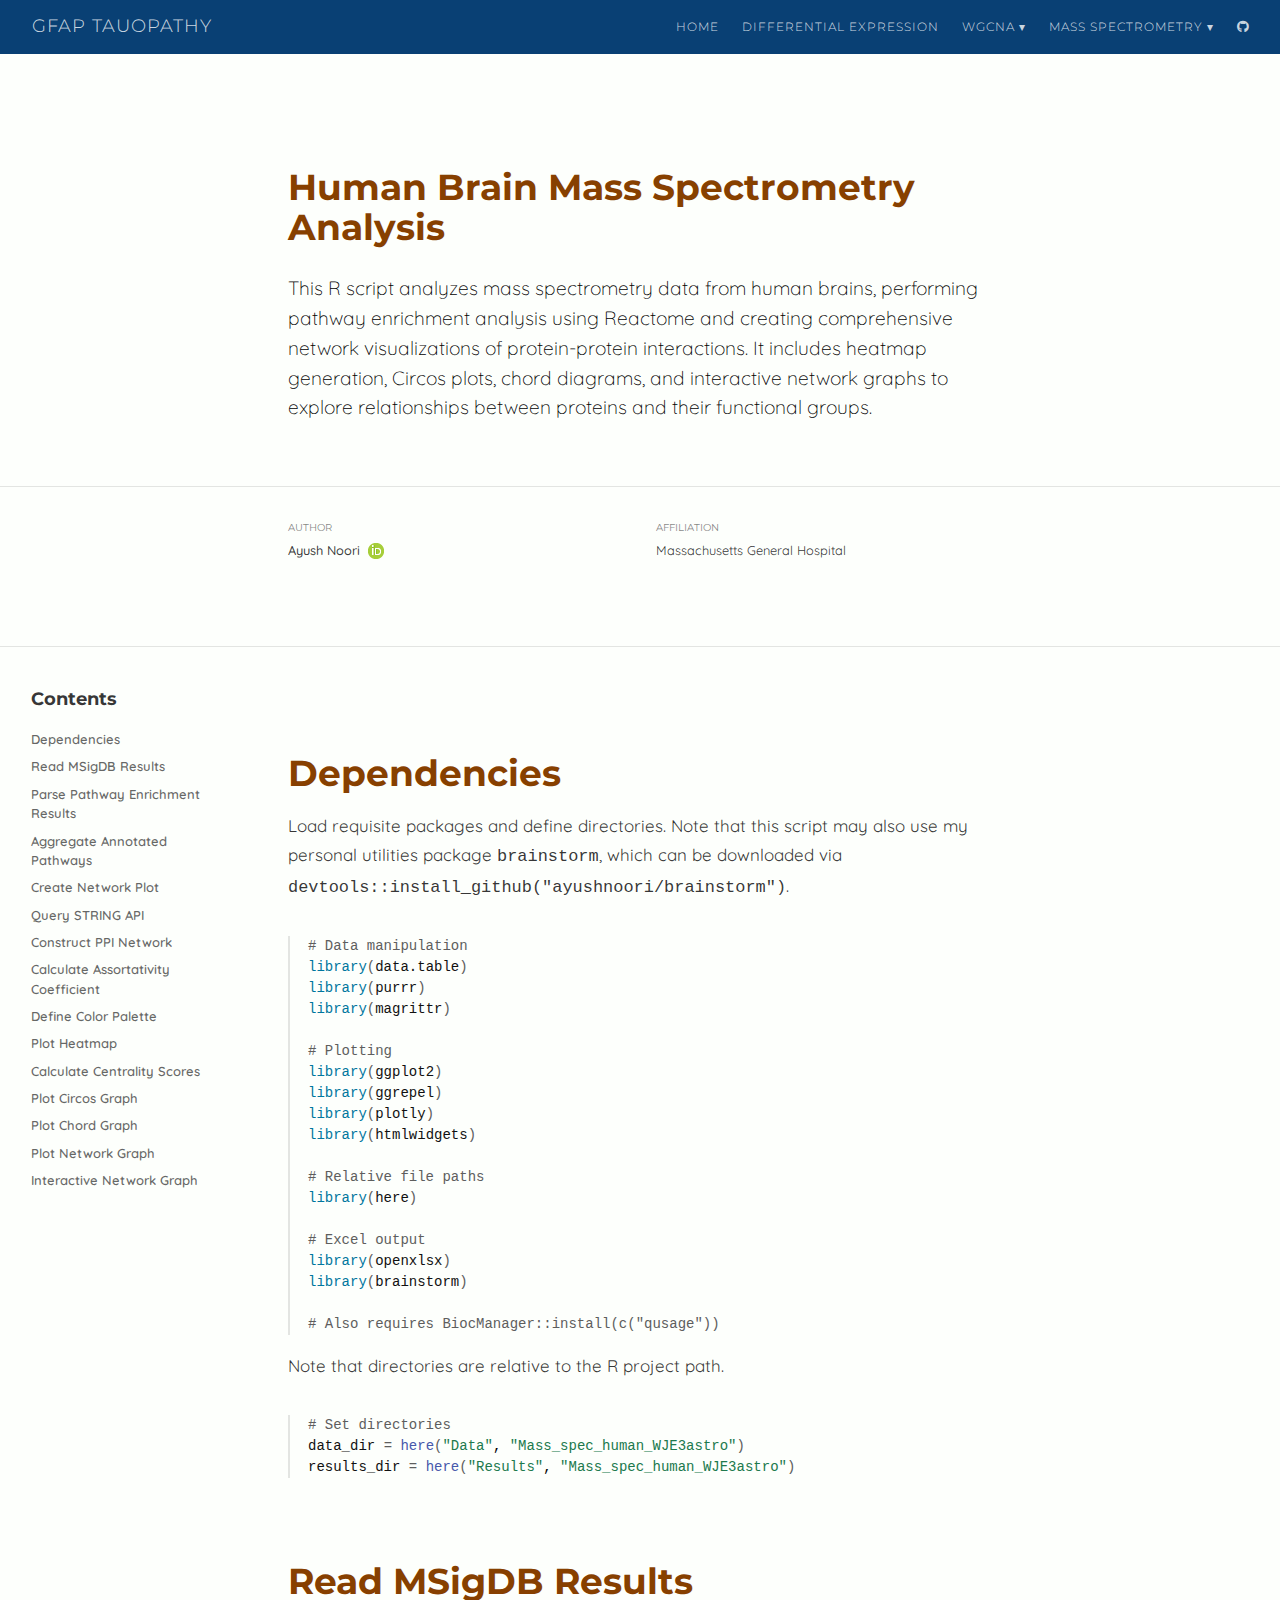
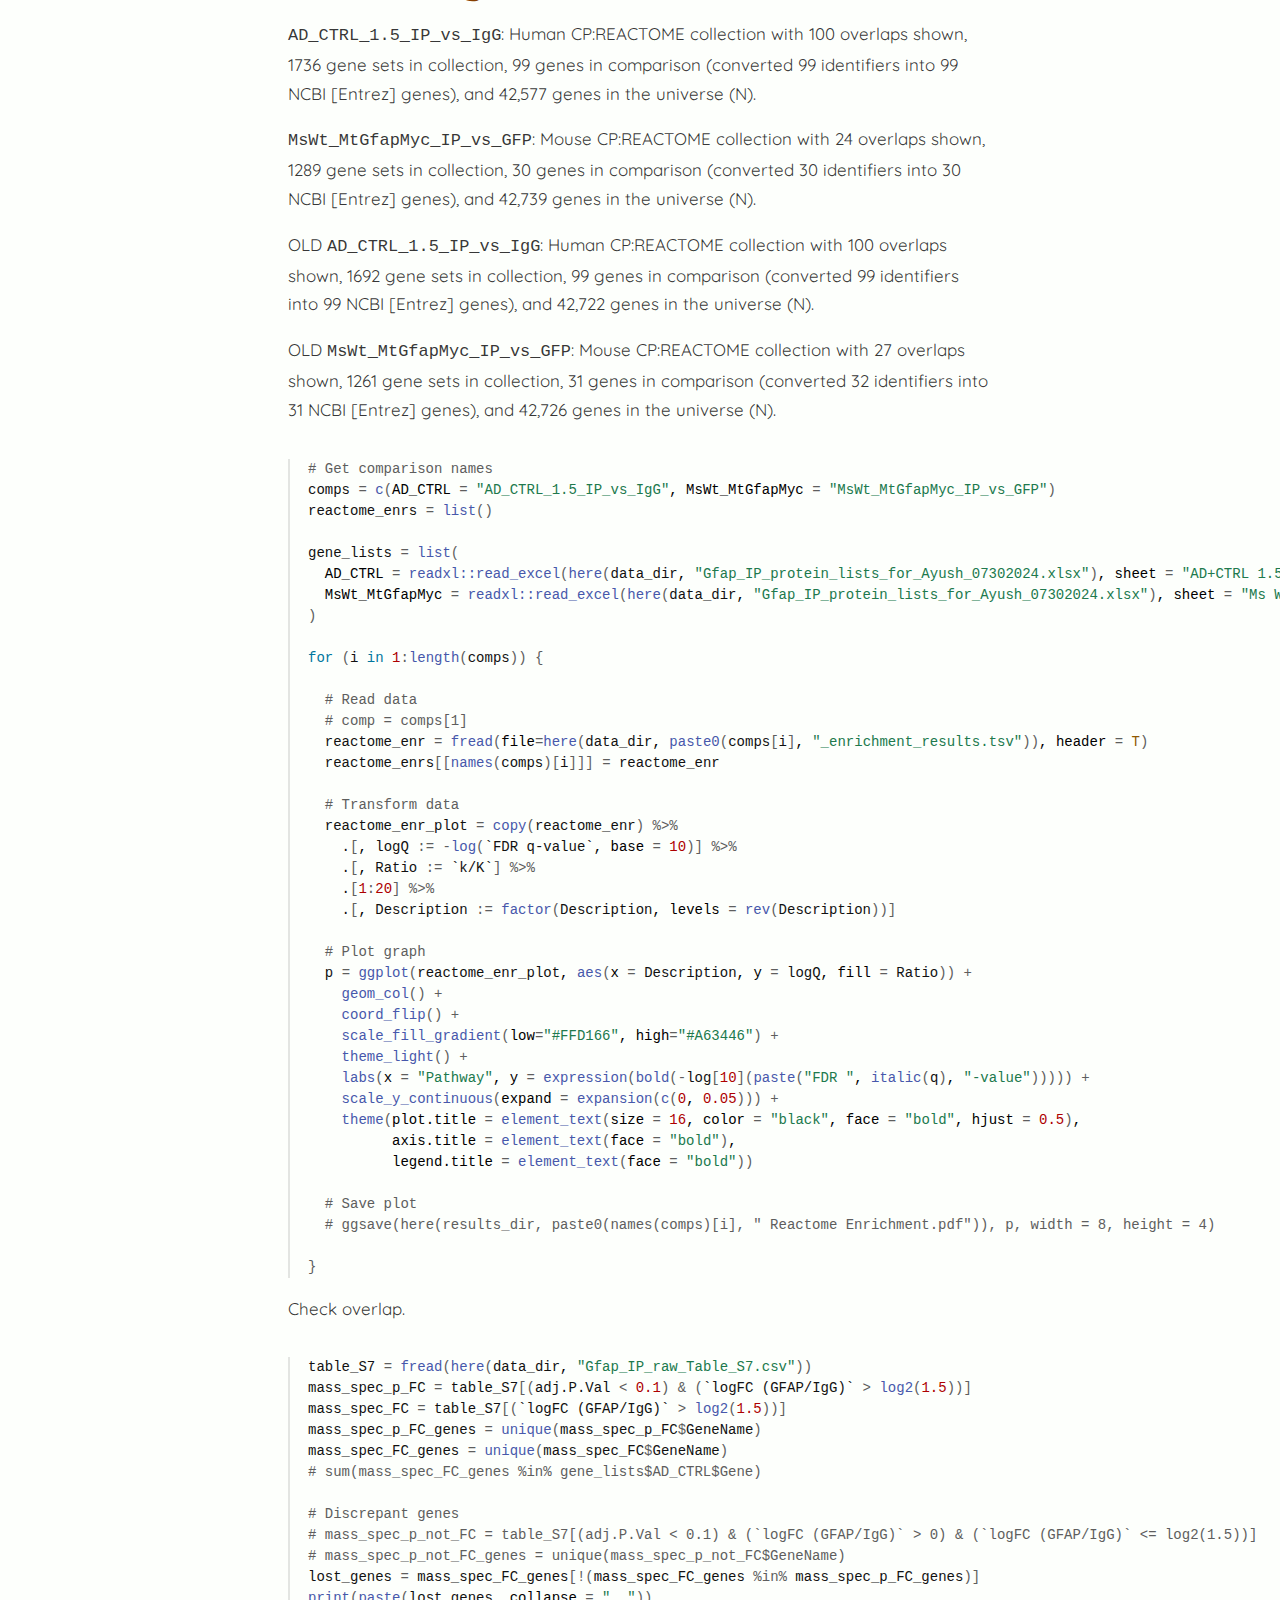
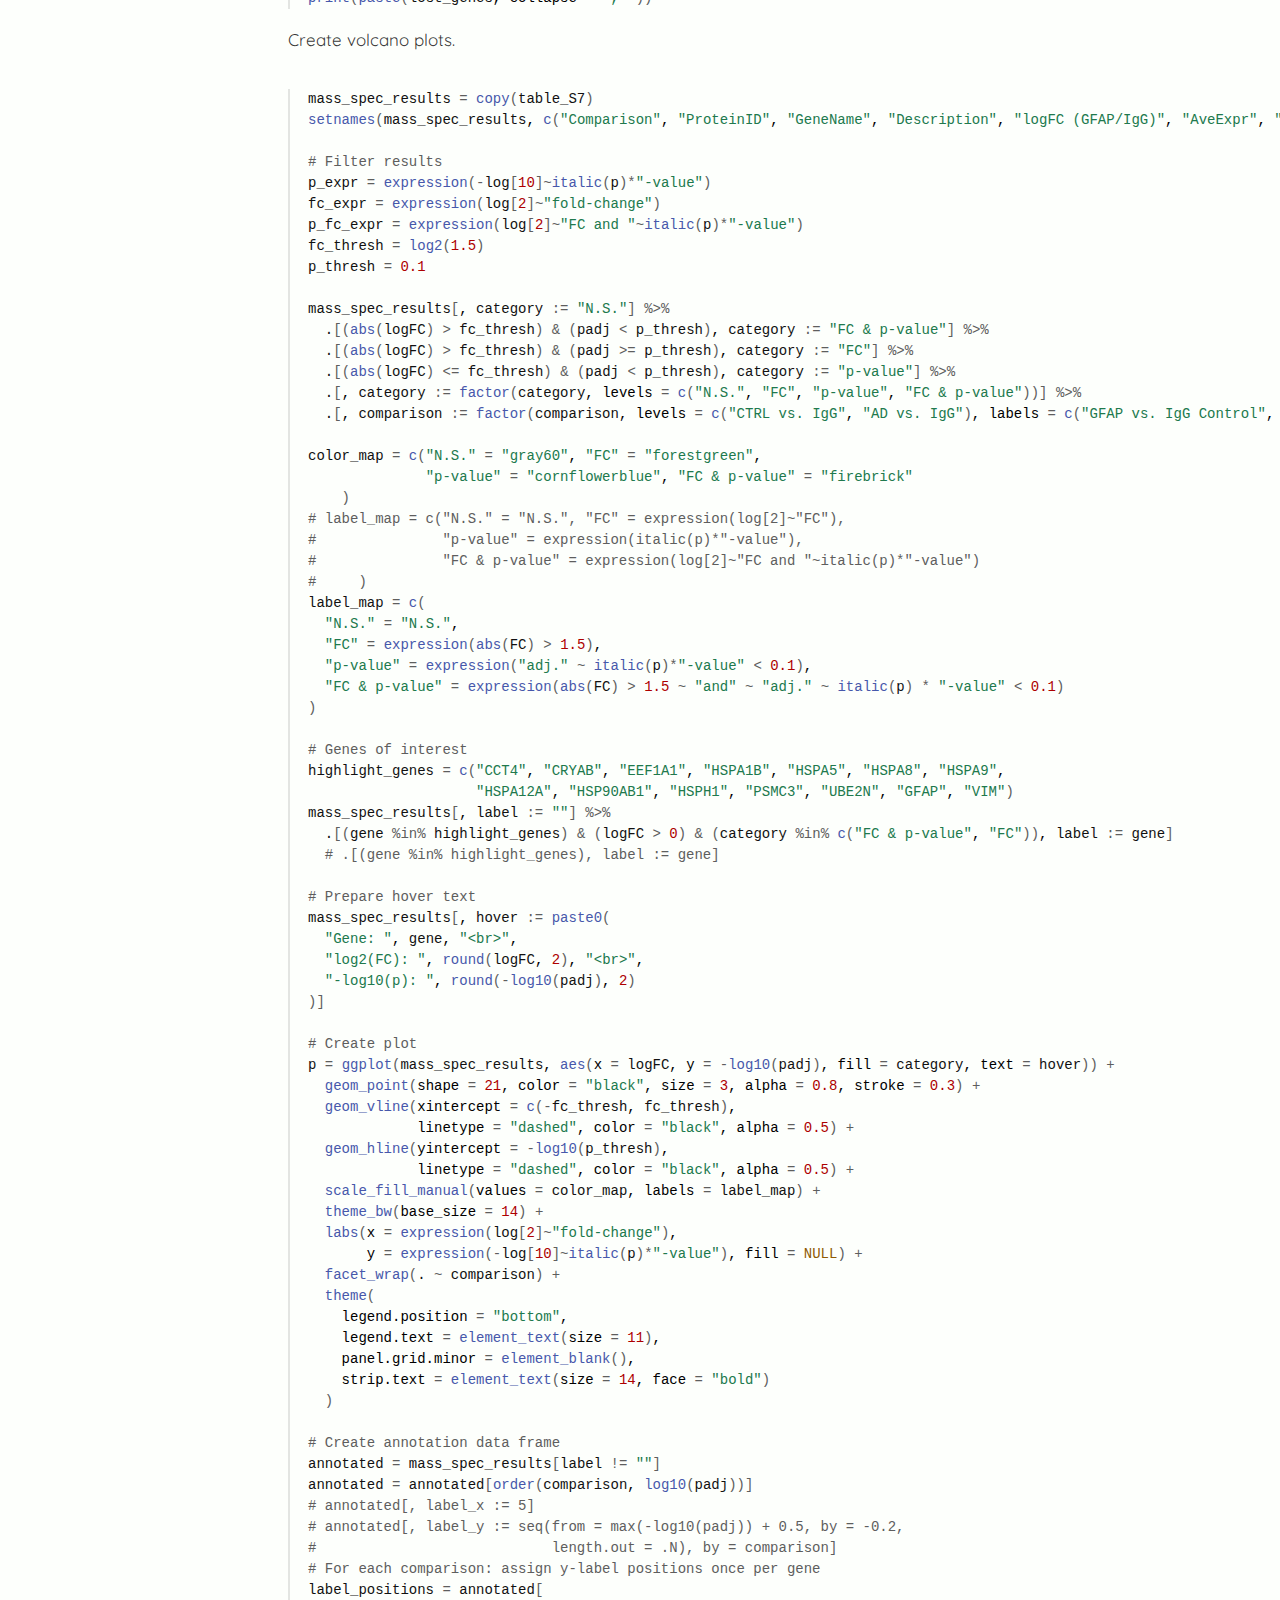
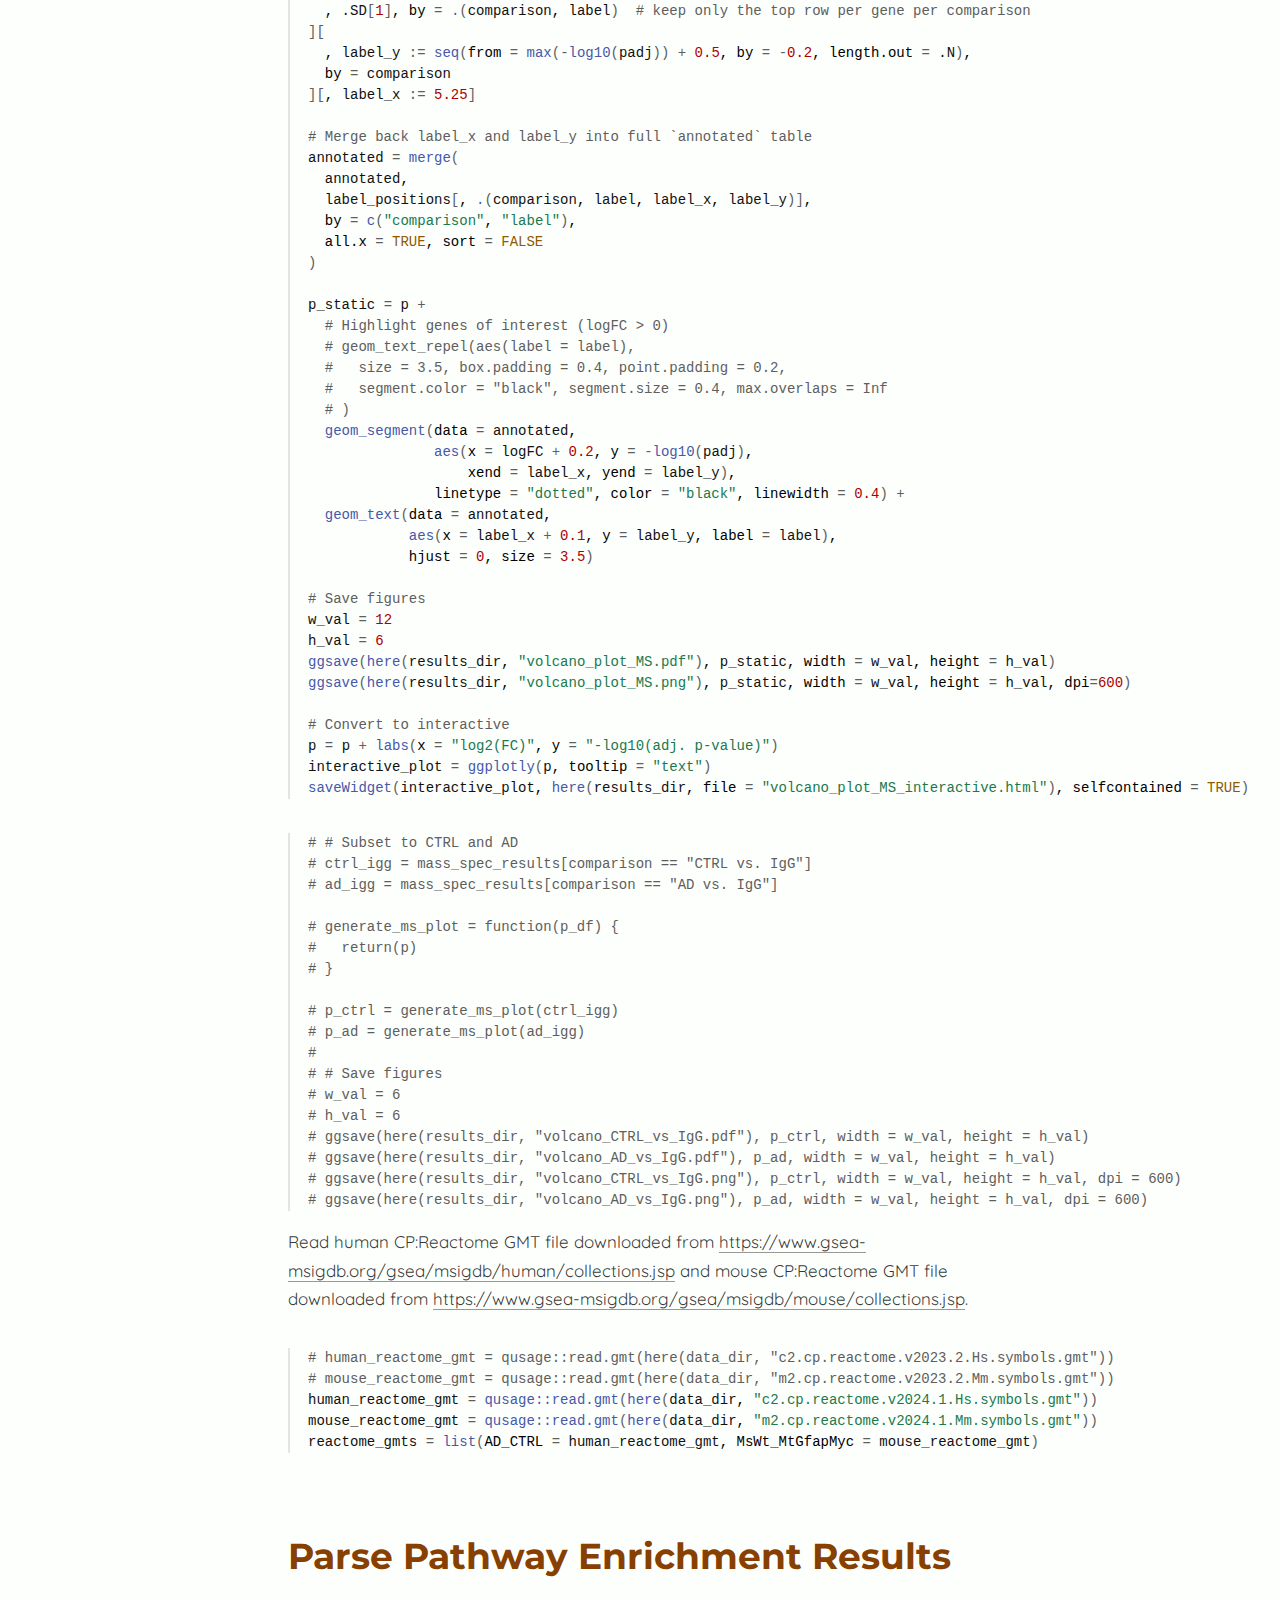
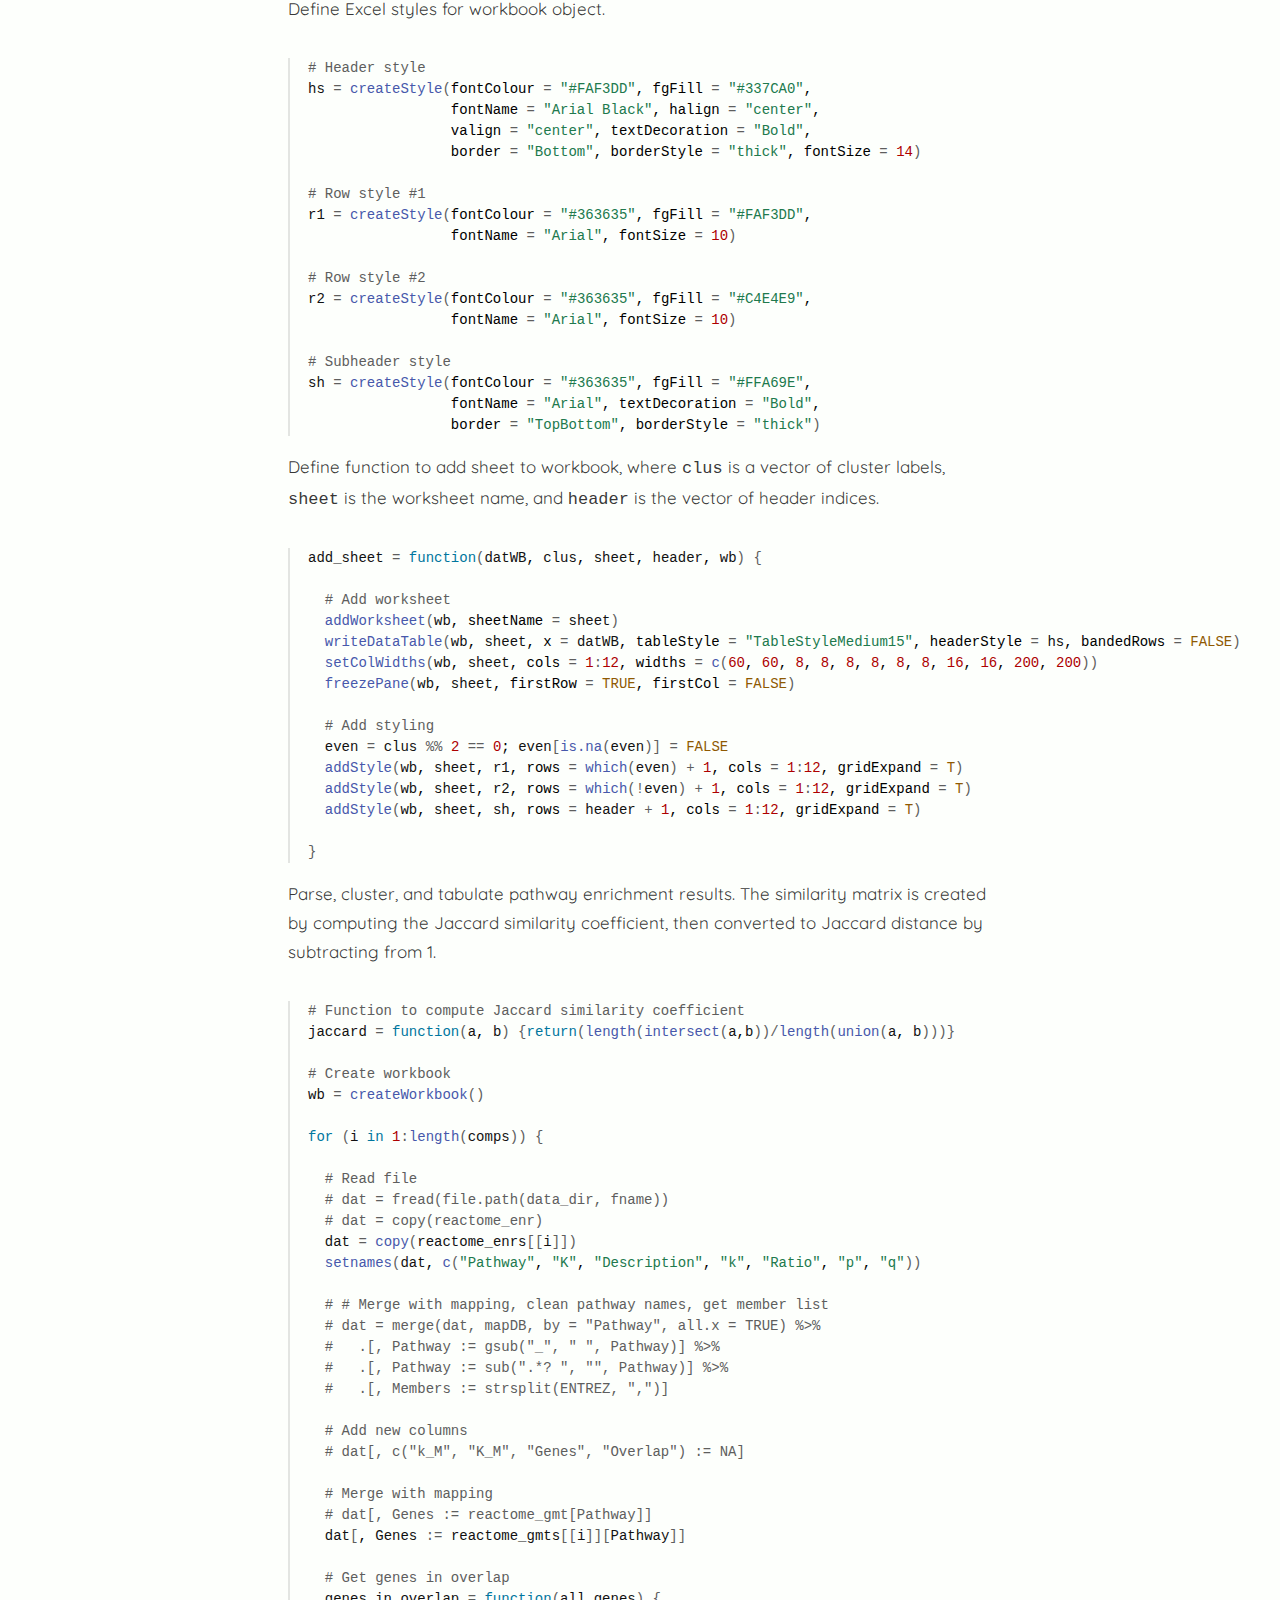
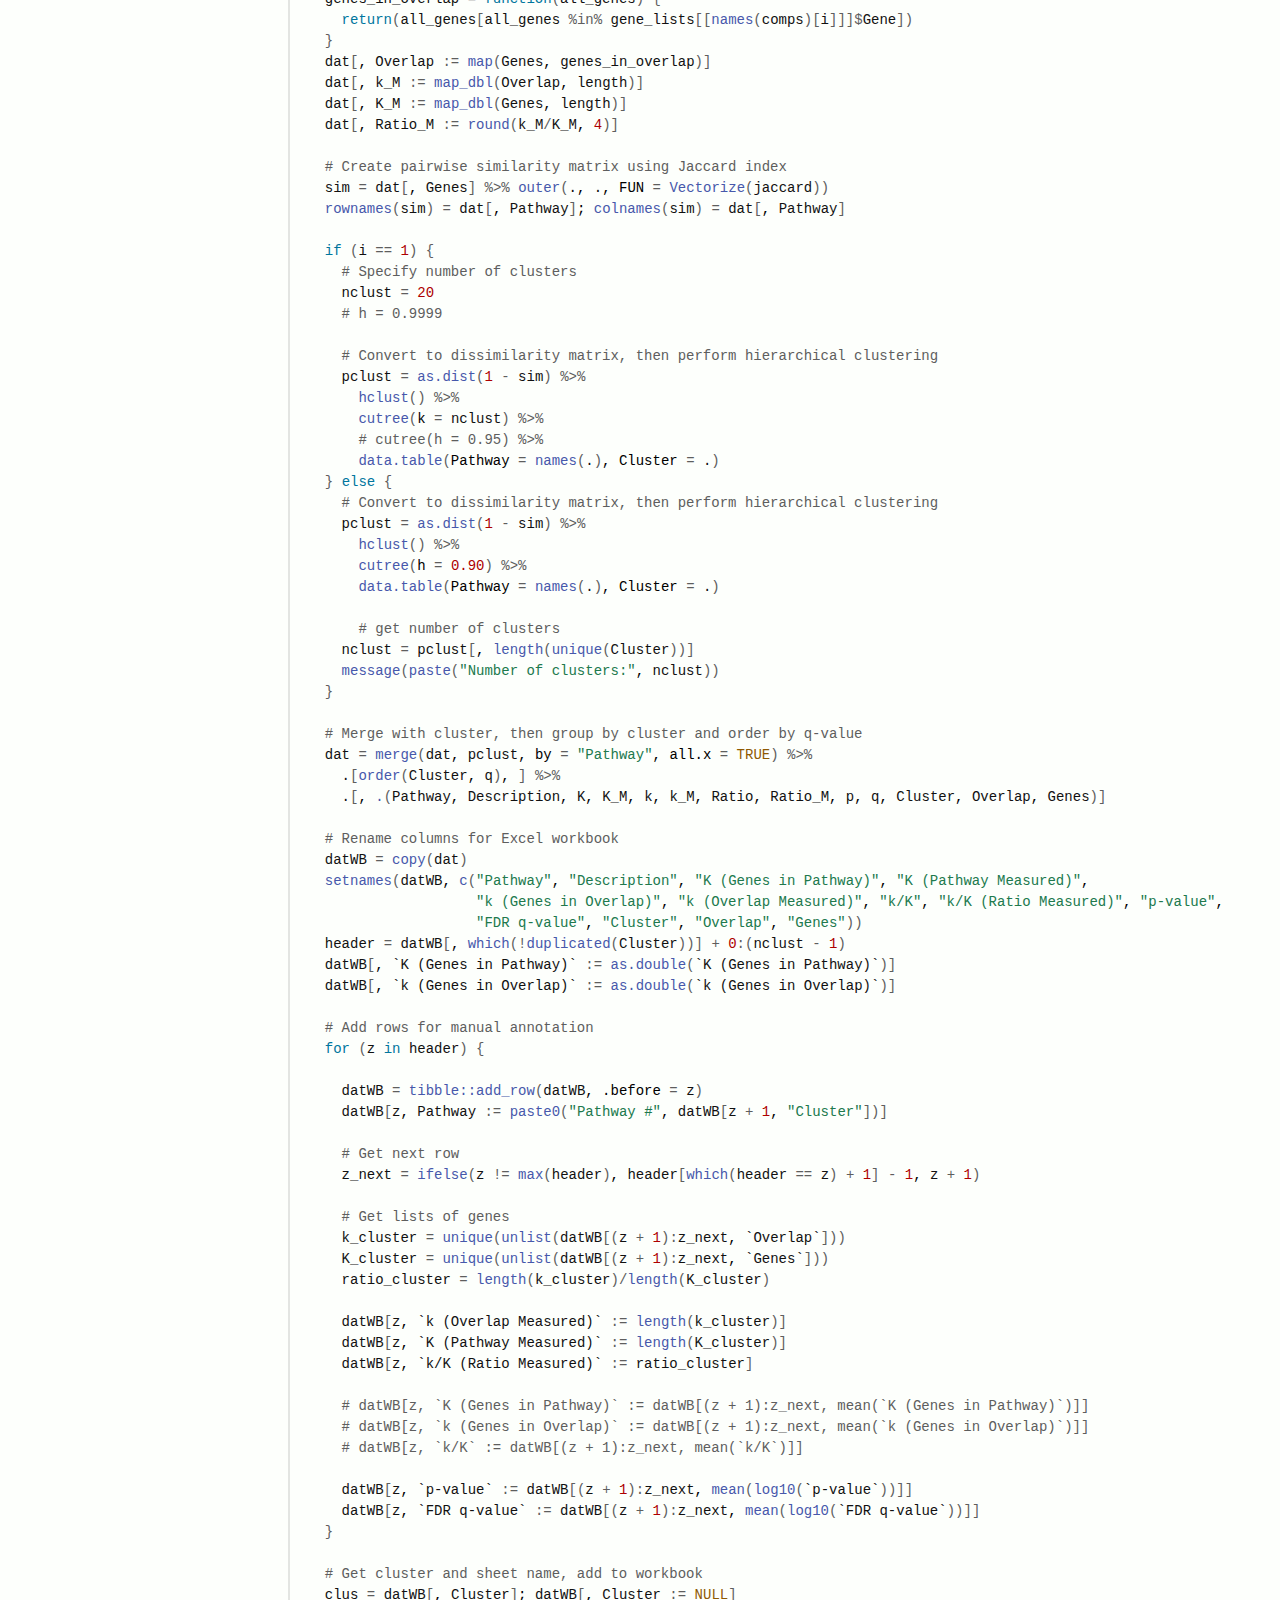
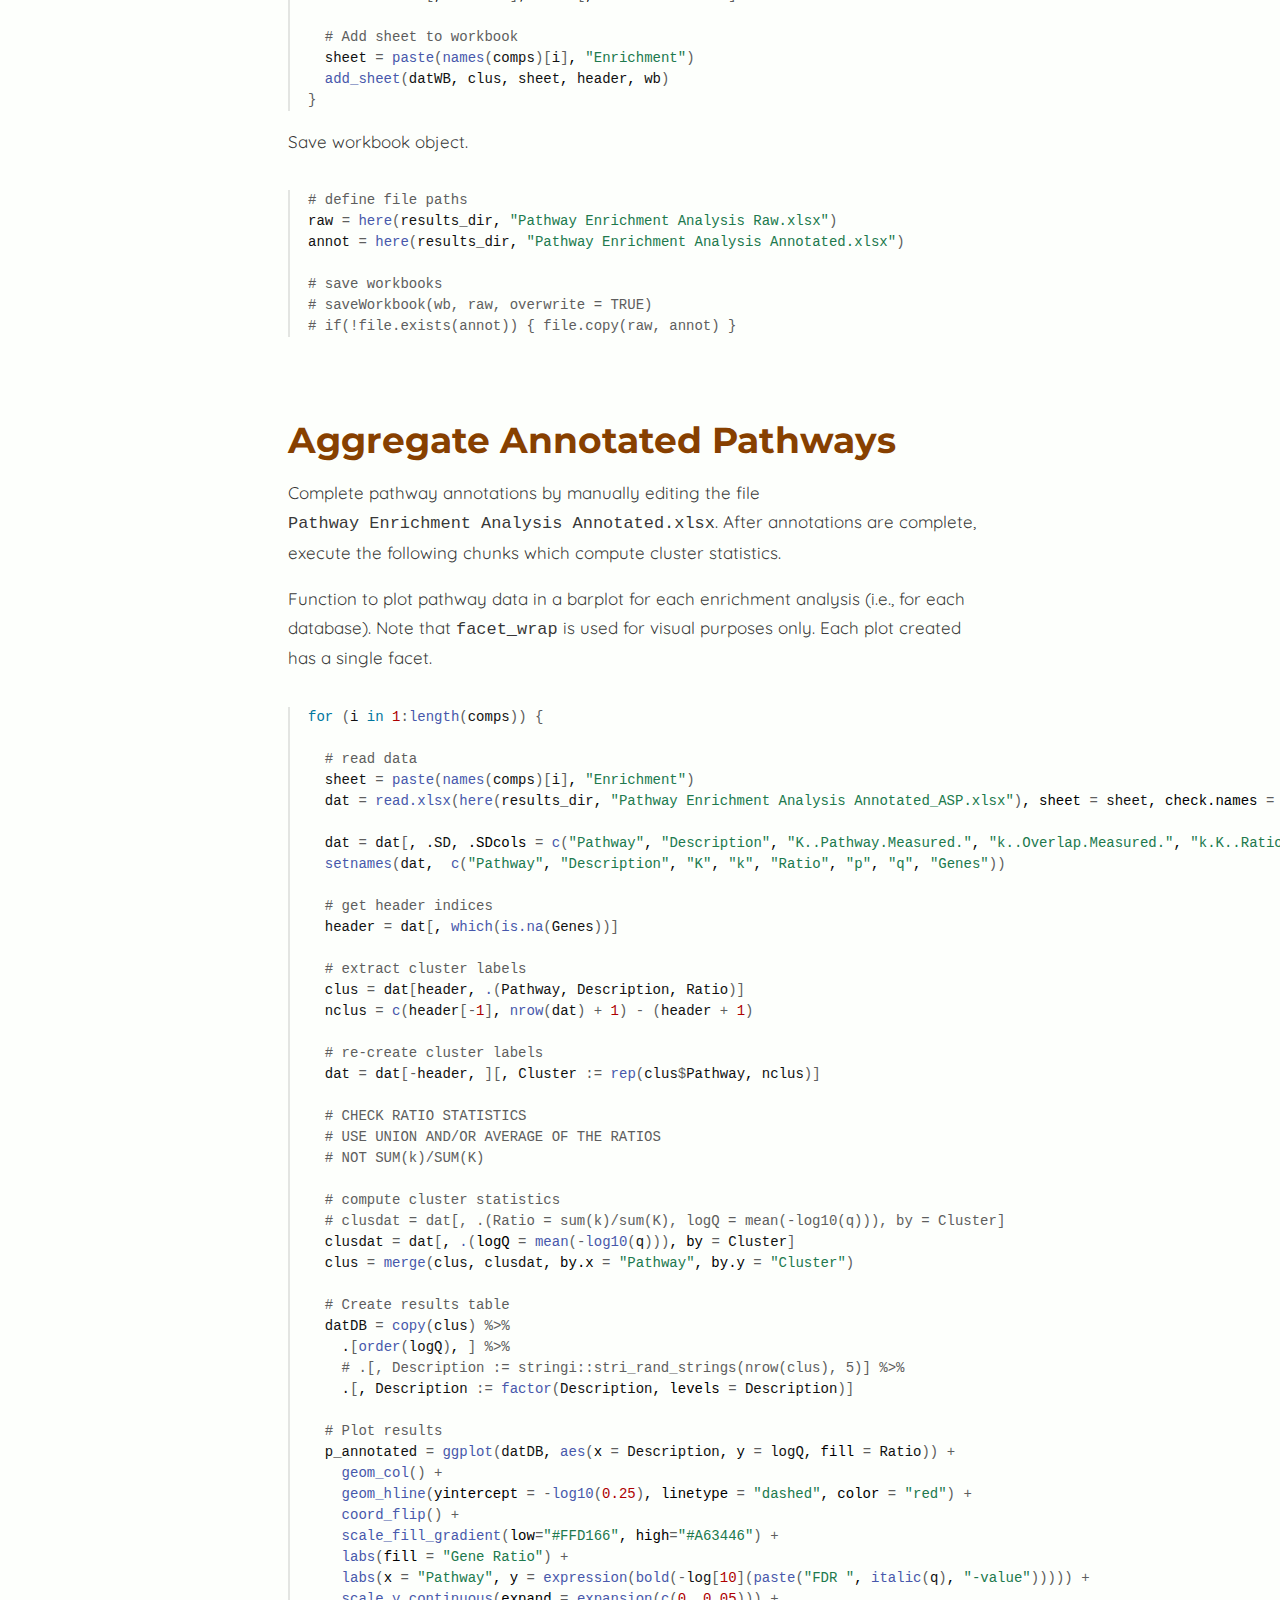
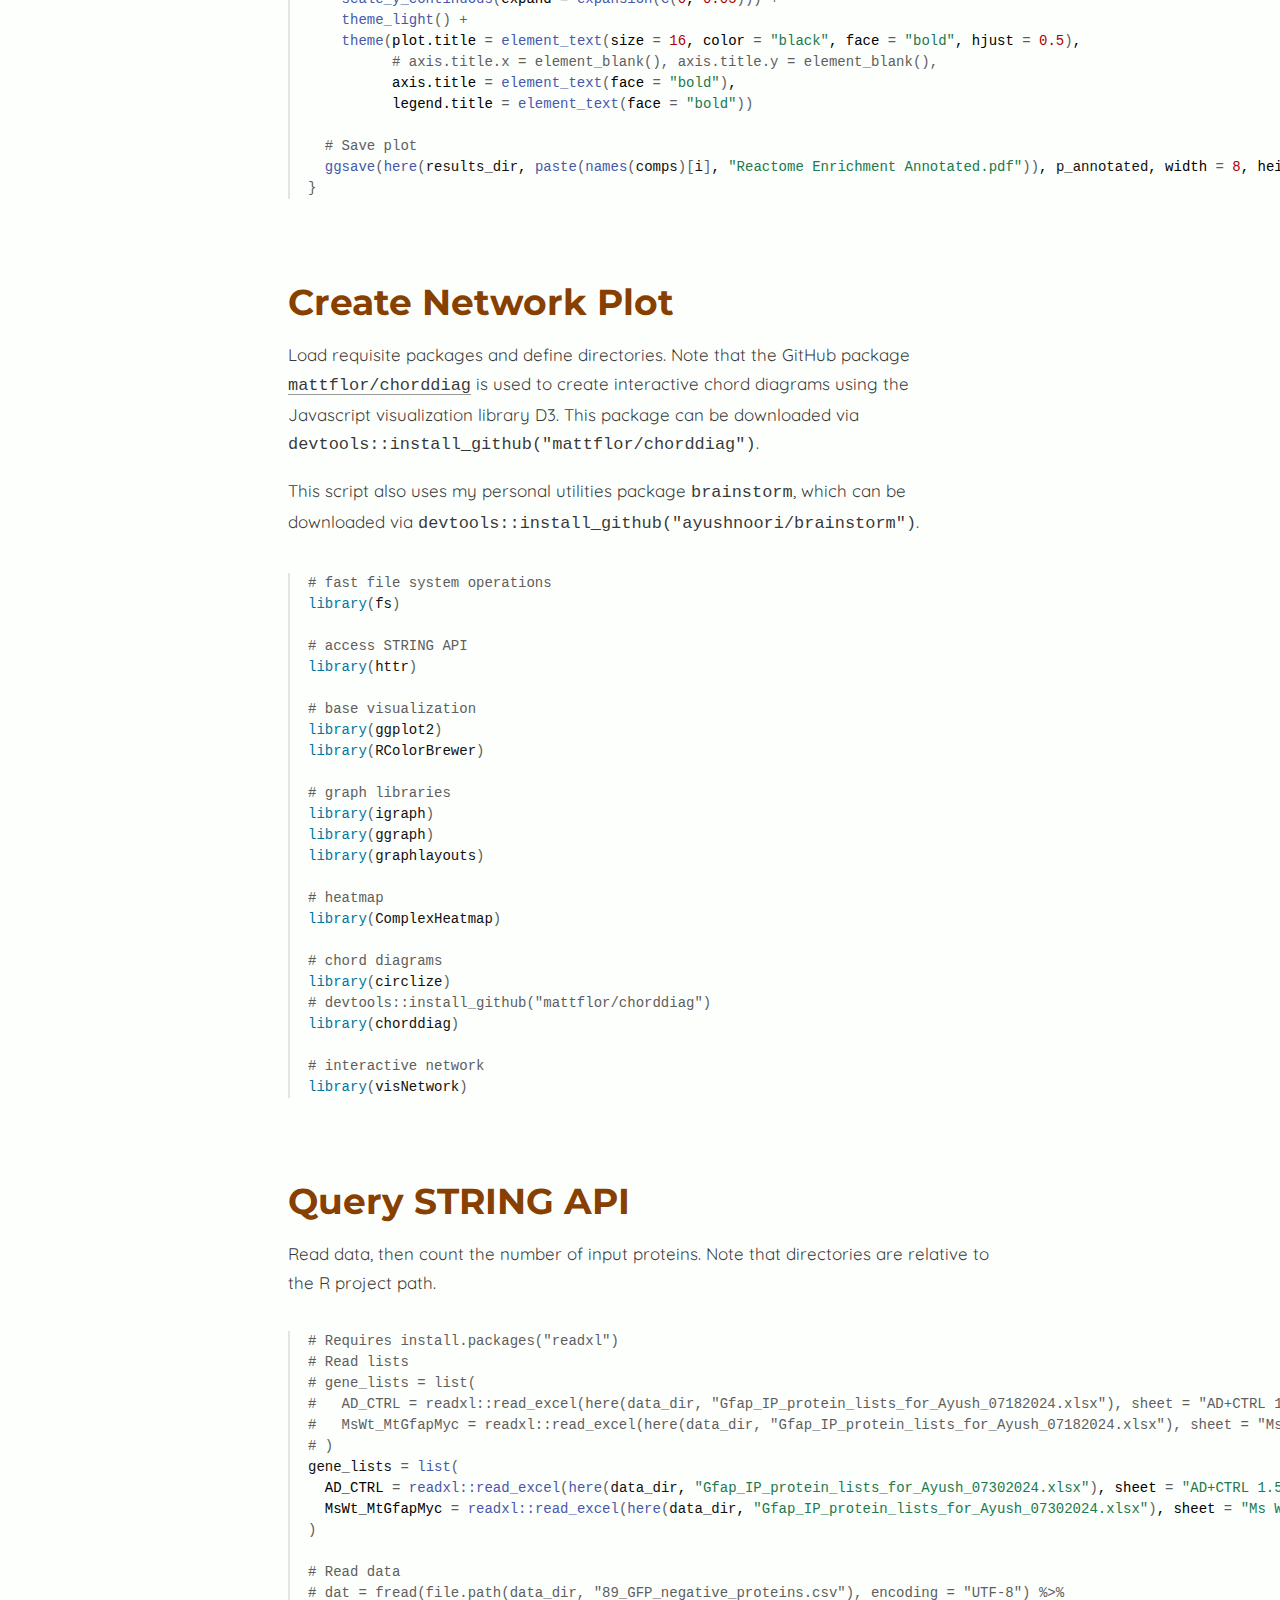
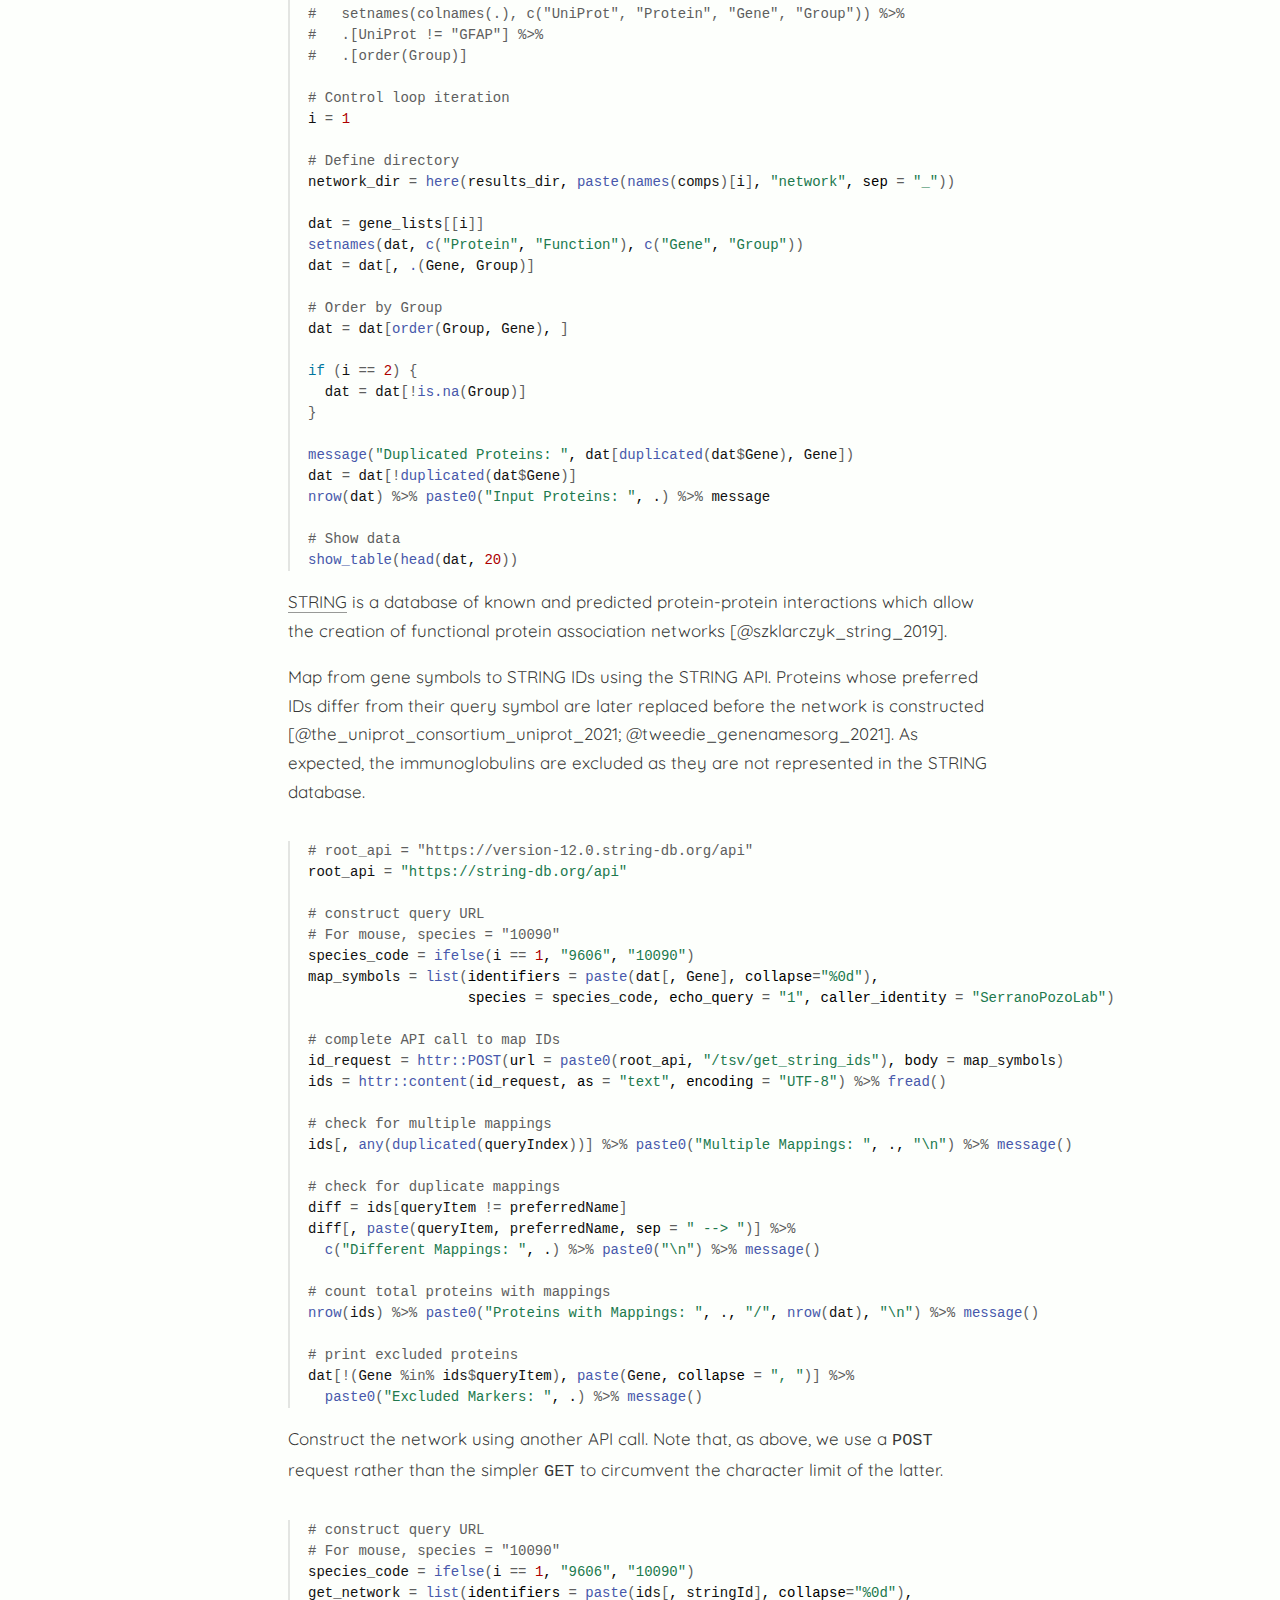
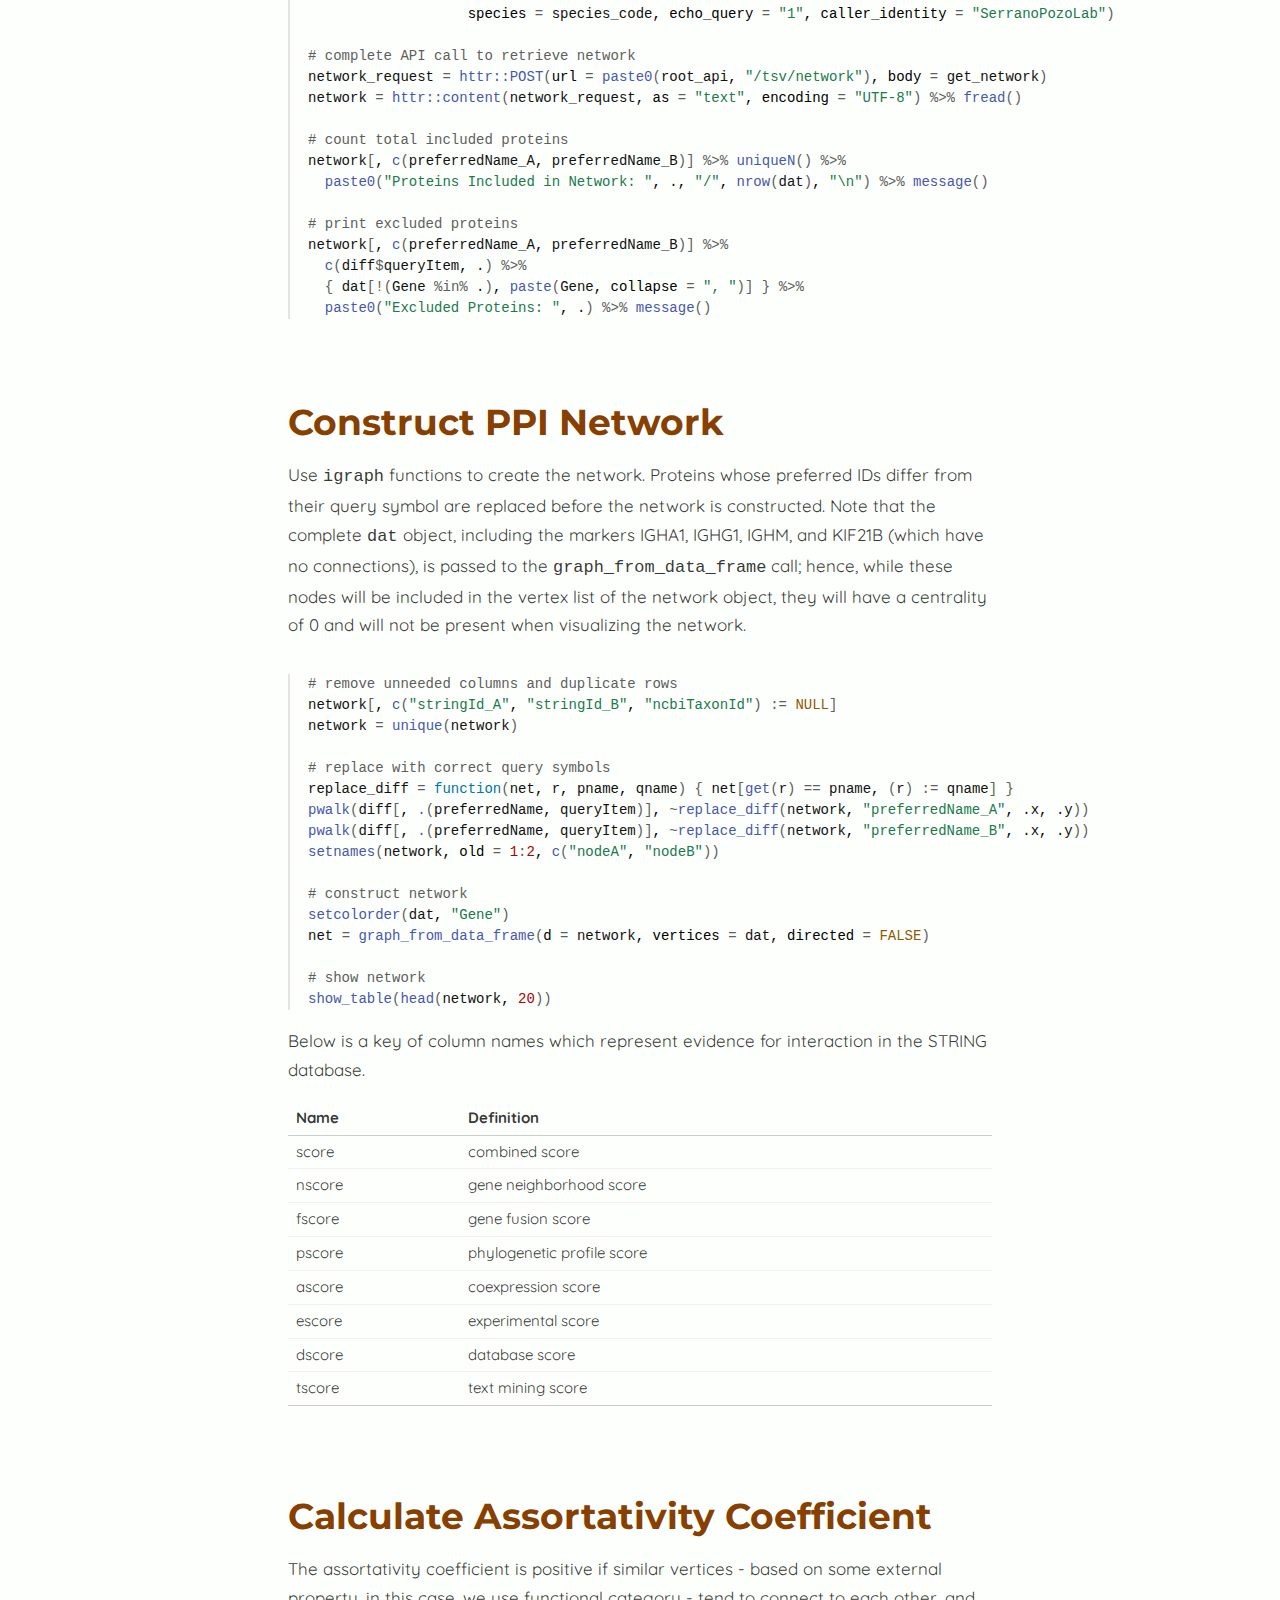
<file: docs/mass-spec-human.html>
<!DOCTYPE html>

<html xmlns="http://www.w3.org/1999/xhtml" lang="" xml:lang="">

<head>
  <meta charset="utf-8"/>
  <meta name="viewport" content="width=device-width, initial-scale=1"/>
  <meta http-equiv="X-UA-Compatible" content="IE=Edge,chrome=1"/>
  <meta name="generator" content="distill" />

  <style type="text/css">
  /* Hide doc at startup (prevent jankiness while JS renders/transforms) */
  body {
    visibility: hidden;
  }
  </style>

 <!--radix_placeholder_import_source-->
 <!--/radix_placeholder_import_source-->

<style type="text/css">code{white-space: pre;}</style>
<style type="text/css" data-origin="pandoc">
pre > code.sourceCode { white-space: pre; position: relative; }
pre > code.sourceCode > span { line-height: 1.25; }
pre > code.sourceCode > span:empty { height: 1.2em; }
.sourceCode { overflow: visible; }
code.sourceCode > span { color: inherit; text-decoration: inherit; }
div.sourceCode { margin: 1em 0; }
pre.sourceCode { margin: 0; }
@media screen {
div.sourceCode { overflow: auto; }
}
@media print {
pre > code.sourceCode { white-space: pre-wrap; }
pre > code.sourceCode > span { text-indent: -5em; padding-left: 5em; }
}
pre.numberSource code
  { counter-reset: source-line 0; }
pre.numberSource code > span
  { position: relative; left: -4em; counter-increment: source-line; }
pre.numberSource code > span > a:first-child::before
  { content: counter(source-line);
    position: relative; left: -1em; text-align: right; vertical-align: baseline;
    border: none; display: inline-block;
    -webkit-touch-callout: none; -webkit-user-select: none;
    -khtml-user-select: none; -moz-user-select: none;
    -ms-user-select: none; user-select: none;
    padding: 0 4px; width: 4em;
    color: #aaaaaa;
  }
pre.numberSource { margin-left: 3em; border-left: 1px solid #aaaaaa;  padding-left: 4px; }
div.sourceCode
  { color: #00769e; background-color: #f1f3f5; }
@media screen {
pre > code.sourceCode > span > a:first-child::before { text-decoration: underline; }
}
code span { color: #00769e; } /* Normal */
code span.al { color: #ad0000; } /* Alert */
code span.an { color: #5e5e5e; } /* Annotation */
code span.at { color: #657422; } /* Attribute */
code span.bn { color: #ad0000; } /* BaseN */
code span.bu { } /* BuiltIn */
code span.cf { color: #00769e; } /* ControlFlow */
code span.ch { color: #20794d; } /* Char */
code span.cn { color: #8f5902; } /* Constant */
code span.co { color: #5e5e5e; } /* Comment */
code span.cv { color: #5e5e5e; font-style: italic; } /* CommentVar */
code span.do { color: #5e5e5e; font-style: italic; } /* Documentation */
code span.dt { color: #ad0000; } /* DataType */
code span.dv { color: #ad0000; } /* DecVal */
code span.er { color: #ad0000; } /* Error */
code span.ex { } /* Extension */
code span.fl { color: #ad0000; } /* Float */
code span.fu { color: #4758ab; } /* Function */
code span.im { } /* Import */
code span.in { color: #5e5e5e; } /* Information */
code span.kw { color: #00769e; } /* Keyword */
code span.op { color: #5e5e5e; } /* Operator */
code span.ot { color: #00769e; } /* Other */
code span.pp { color: #ad0000; } /* Preprocessor */
code span.sc { color: #5e5e5e; } /* SpecialChar */
code span.ss { color: #20794d; } /* SpecialString */
code span.st { color: #20794d; } /* String */
code span.va { color: #111111; } /* Variable */
code span.vs { color: #20794d; } /* VerbatimString */
code span.wa { color: #5e5e5e; font-style: italic; } /* Warning */
</style>


  <!--radix_placeholder_meta_tags-->
  <title>GFAP Tauopathy: Human Brain Mass Spectrometry Analysis</title>

  <meta property="description" itemprop="description" content="This R script analyzes mass spectrometry data from human brains, performing pathway enrichment analysis using Reactome and creating comprehensive network visualizations of protein-protein interactions. It includes heatmap generation, Circos plots, chord diagrams, and interactive network graphs to explore relationships between proteins and their functional groups."/>

  <link rel="icon" type="image/vnd.microsoft.icon" href="images/favicon.ico"/>

  <meta name="article:author" content="Ayush Noori"/>

  <!--  https://developers.facebook.com/docs/sharing/webmasters#markup -->
  <meta property="og:title" content="GFAP Tauopathy: Human Brain Mass Spectrometry Analysis"/>
  <meta property="og:type" content="article"/>
  <meta property="og:description" content="This R script analyzes mass spectrometry data from human brains, performing pathway enrichment analysis using Reactome and creating comprehensive network visualizations of protein-protein interactions. It includes heatmap generation, Circos plots, chord diagrams, and interactive network graphs to explore relationships between proteins and their functional groups."/>
  <meta property="og:locale" content="en_US"/>
  <meta property="og:site_name" content="GFAP Tauopathy"/>

  <!--  https://dev.twitter.com/cards/types/summary -->
  <meta property="twitter:card" content="summary"/>
  <meta property="twitter:title" content="GFAP Tauopathy: Human Brain Mass Spectrometry Analysis"/>
  <meta property="twitter:description" content="This R script analyzes mass spectrometry data from human brains, performing pathway enrichment analysis using Reactome and creating comprehensive network visualizations of protein-protein interactions. It includes heatmap generation, Circos plots, chord diagrams, and interactive network graphs to explore relationships between proteins and their functional groups."/>

  <!--/radix_placeholder_meta_tags-->
  <!--radix_placeholder_rmarkdown_metadata-->

  <script type="text/json" id="radix-rmarkdown-metadata">
  {"type":"list","attributes":{"names":{"type":"character","attributes":{},"value":["title","description","author","output"]}},"value":[{"type":"character","attributes":{},"value":["Human Brain Mass Spectrometry Analysis"]},{"type":"character","attributes":{},"value":["This R script analyzes mass spectrometry data from human brains, performing pathway enrichment analysis using Reactome and creating comprehensive network visualizations of protein-protein interactions. It includes heatmap generation, Circos plots, chord diagrams, and interactive network graphs to explore relationships between proteins and their functional groups.\n"]},{"type":"list","attributes":{},"value":[{"type":"list","attributes":{"names":{"type":"character","attributes":{},"value":["first_name","last_name","url","affiliation","affiliation_url","orcid_id"]}},"value":[{"type":"character","attributes":{},"value":["Ayush"]},{"type":"character","attributes":{},"value":["Noori"]},{"type":"character","attributes":{},"value":["https://www.github.com/ayushnoori"]},{"type":"character","attributes":{},"value":["Massachusetts General Hospital"]},{"type":"character","attributes":{},"value":["https://www.serranopozolab.org"]},{"type":"character","attributes":{},"value":["0000-0003-1420-1236"]}]}]},{"type":"list","attributes":{"names":{"type":"character","attributes":{},"value":["distill::distill_article"]}},"value":[{"type":"list","attributes":{"names":{"type":"character","attributes":{},"value":["toc"]}},"value":[{"type":"logical","attributes":{},"value":[true]}]}]}]}
  </script>
  <!--/radix_placeholder_rmarkdown_metadata-->
  <!--radix_placeholder_navigation_in_header-->
  <meta name="distill:offset" content=""/>

  <script type="application/javascript">

    window.headroom_prevent_pin = false;

    window.document.addEventListener("DOMContentLoaded", function (event) {

      // initialize headroom for banner
      var header = $('header').get(0);
      var headerHeight = header.offsetHeight;
      var headroom = new Headroom(header, {
        tolerance: 5,
        onPin : function() {
          if (window.headroom_prevent_pin) {
            window.headroom_prevent_pin = false;
            headroom.unpin();
          }
        }
      });
      headroom.init();
      if(window.location.hash)
        headroom.unpin();
      $(header).addClass('headroom--transition');

      // offset scroll location for banner on hash change
      // (see: https://github.com/WickyNilliams/headroom.js/issues/38)
      window.addEventListener("hashchange", function(event) {
        window.scrollTo(0, window.pageYOffset - (headerHeight + 25));
      });

      // responsive menu
      $('.distill-site-header').each(function(i, val) {
        var topnav = $(this);
        var toggle = topnav.find('.nav-toggle');
        toggle.on('click', function() {
          topnav.toggleClass('responsive');
        });
      });

      // nav dropdowns
      $('.nav-dropbtn').click(function(e) {
        $(this).next('.nav-dropdown-content').toggleClass('nav-dropdown-active');
        $(this).parent().siblings('.nav-dropdown')
           .children('.nav-dropdown-content').removeClass('nav-dropdown-active');
      });
      $("body").click(function(e){
        $('.nav-dropdown-content').removeClass('nav-dropdown-active');
      });
      $(".nav-dropdown").click(function(e){
        e.stopPropagation();
      });
    });
  </script>

  <style type="text/css">

  /* Theme (user-documented overrideables for nav appearance) */

  .distill-site-nav {
    color: rgba(255, 255, 255, 0.8);
    background-color: #0F2E3D;
    font-size: 15px;
    font-weight: 300;
  }

  .distill-site-nav a {
    color: inherit;
    text-decoration: none;
  }

  .distill-site-nav a:hover {
    color: white;
  }

  @media print {
    .distill-site-nav {
      display: none;
    }
  }

  .distill-site-header {

  }

  .distill-site-footer {

  }


  /* Site Header */

  .distill-site-header {
    width: 100%;
    box-sizing: border-box;
    z-index: 3;
  }

  .distill-site-header .nav-left {
    display: inline-block;
    margin-left: 8px;
  }

  @media screen and (max-width: 768px) {
    .distill-site-header .nav-left {
      margin-left: 0;
    }
  }


  .distill-site-header .nav-right {
    float: right;
    margin-right: 8px;
  }

  .distill-site-header a,
  .distill-site-header .title {
    display: inline-block;
    text-align: center;
    padding: 14px 10px 14px 10px;
  }

  .distill-site-header .title {
    font-size: 18px;
    min-width: 150px;
  }

  .distill-site-header .logo {
    padding: 0;
  }

  .distill-site-header .logo img {
    display: none;
    max-height: 20px;
    width: auto;
    margin-bottom: -4px;
  }

  .distill-site-header .nav-image img {
    max-height: 18px;
    width: auto;
    display: inline-block;
    margin-bottom: -3px;
  }



  @media screen and (min-width: 1000px) {
    .distill-site-header .logo img {
      display: inline-block;
    }
    .distill-site-header .nav-left {
      margin-left: 20px;
    }
    .distill-site-header .nav-right {
      margin-right: 20px;
    }
    .distill-site-header .title {
      padding-left: 12px;
    }
  }


  .distill-site-header .nav-toggle {
    display: none;
  }

  .nav-dropdown {
    display: inline-block;
    position: relative;
  }

  .nav-dropdown .nav-dropbtn {
    border: none;
    outline: none;
    color: rgba(255, 255, 255, 0.8);
    padding: 16px 10px;
    background-color: transparent;
    font-family: inherit;
    font-size: inherit;
    font-weight: inherit;
    margin: 0;
    margin-top: 1px;
    z-index: 2;
  }

  .nav-dropdown-content {
    display: none;
    position: absolute;
    background-color: white;
    min-width: 200px;
    border: 1px solid rgba(0,0,0,0.15);
    border-radius: 4px;
    box-shadow: 0px 8px 16px 0px rgba(0,0,0,0.1);
    z-index: 1;
    margin-top: 2px;
    white-space: nowrap;
    padding-top: 4px;
    padding-bottom: 4px;
  }

  .nav-dropdown-content hr {
    margin-top: 4px;
    margin-bottom: 4px;
    border: none;
    border-bottom: 1px solid rgba(0, 0, 0, 0.1);
  }

  .nav-dropdown-active {
    display: block;
  }

  .nav-dropdown-content a, .nav-dropdown-content .nav-dropdown-header {
    color: black;
    padding: 6px 24px;
    text-decoration: none;
    display: block;
    text-align: left;
  }

  .nav-dropdown-content .nav-dropdown-header {
    display: block;
    padding: 5px 24px;
    padding-bottom: 0;
    text-transform: uppercase;
    font-size: 14px;
    color: #999999;
    white-space: nowrap;
  }

  .nav-dropdown:hover .nav-dropbtn {
    color: white;
  }

  .nav-dropdown-content a:hover {
    background-color: #ddd;
    color: black;
  }

  .nav-right .nav-dropdown-content {
    margin-left: -45%;
    right: 0;
  }

  @media screen and (max-width: 768px) {
    .distill-site-header a, .distill-site-header .nav-dropdown  {display: none;}
    .distill-site-header a.nav-toggle {
      float: right;
      display: block;
    }
    .distill-site-header .title {
      margin-left: 0;
    }
    .distill-site-header .nav-right {
      margin-right: 0;
    }
    .distill-site-header {
      overflow: hidden;
    }
    .nav-right .nav-dropdown-content {
      margin-left: 0;
    }
  }


  @media screen and (max-width: 768px) {
    .distill-site-header.responsive {position: relative; min-height: 500px; }
    .distill-site-header.responsive a.nav-toggle {
      position: absolute;
      right: 0;
      top: 0;
    }
    .distill-site-header.responsive a,
    .distill-site-header.responsive .nav-dropdown {
      display: block;
      text-align: left;
    }
    .distill-site-header.responsive .nav-left,
    .distill-site-header.responsive .nav-right {
      width: 100%;
    }
    .distill-site-header.responsive .nav-dropdown {float: none;}
    .distill-site-header.responsive .nav-dropdown-content {position: relative;}
    .distill-site-header.responsive .nav-dropdown .nav-dropbtn {
      display: block;
      width: 100%;
      text-align: left;
    }
  }

  /* Site Footer */

  .distill-site-footer {
    width: 100%;
    overflow: hidden;
    box-sizing: border-box;
    z-index: 3;
    margin-top: 30px;
    padding-top: 30px;
    padding-bottom: 30px;
    text-align: center;
  }

  /* Headroom */

  d-title {
    padding-top: 6rem;
  }

  @media print {
    d-title {
      padding-top: 4rem;
    }
  }

  .headroom {
    z-index: 1000;
    position: fixed;
    top: 0;
    left: 0;
    right: 0;
  }

  .headroom--transition {
    transition: all .4s ease-in-out;
  }

  .headroom--unpinned {
    top: -100px;
  }

  .headroom--pinned {
    top: 0;
  }

  /* adjust viewport for navbar height */
  /* helps vertically center bootstrap (non-distill) content */
  .min-vh-100 {
    min-height: calc(100vh - 100px) !important;
  }

  </style>

  <script src="site_libs/jquery-3.6.0/jquery-3.6.0.min.js"></script>
  <link href="site_libs/font-awesome-6.4.2/css/all.min.css" rel="stylesheet"/>
  <link href="site_libs/font-awesome-6.4.2/css/v4-shims.min.css" rel="stylesheet"/>
  <script src="site_libs/headroom-0.9.4/headroom.min.js"></script>
  <!--/radix_placeholder_navigation_in_header-->
  <!--radix_placeholder_distill-->

  <style type="text/css">

  body {
    background-color: white;
  }

  .pandoc-table {
    width: 100%;
  }

  .pandoc-table>caption {
    margin-bottom: 10px;
  }

  .pandoc-table th:not([align]) {
    text-align: left;
  }

  .pagedtable-footer {
    font-size: 15px;
  }

  d-byline .byline {
    grid-template-columns: 2fr 2fr;
  }

  d-byline .byline h3 {
    margin-block-start: 1.5em;
  }

  d-byline .byline .authors-affiliations h3 {
    margin-block-start: 0.5em;
  }

  .authors-affiliations .orcid-id {
    width: 16px;
    height:16px;
    margin-left: 4px;
    margin-right: 4px;
    vertical-align: middle;
    padding-bottom: 2px;
  }

  d-title .dt-tags {
    margin-top: 1em;
    grid-column: text;
  }

  .dt-tags .dt-tag {
    text-decoration: none;
    display: inline-block;
    color: rgba(0,0,0,0.6);
    padding: 0em 0.4em;
    margin-right: 0.5em;
    margin-bottom: 0.4em;
    font-size: 70%;
    border: 1px solid rgba(0,0,0,0.2);
    border-radius: 3px;
    text-transform: uppercase;
    font-weight: 500;
  }

  d-article table.gt_table td,
  d-article table.gt_table th {
    border-bottom: none;
    font-size: 100%;
  }

  .html-widget {
    margin-bottom: 2.0em;
  }

  .l-screen-inset {
    padding-right: 16px;
  }

  .l-screen .caption {
    margin-left: 10px;
  }

  .shaded {
    background: rgb(247, 247, 247);
    padding-top: 20px;
    padding-bottom: 20px;
    border-top: 1px solid rgba(0, 0, 0, 0.1);
    border-bottom: 1px solid rgba(0, 0, 0, 0.1);
  }

  .shaded .html-widget {
    margin-bottom: 0;
    border: 1px solid rgba(0, 0, 0, 0.1);
  }

  .shaded .shaded-content {
    background: white;
  }

  .text-output {
    margin-top: 0;
    line-height: 1.5em;
  }

  .hidden {
    display: none !important;
  }

  hr.section-separator {
    border: none;
    border-top: 1px solid rgba(0, 0, 0, 0.1);
    margin: 0px;
  }


  d-byline {
    border-top: none;
  }

  d-article {
    padding-top: 2.5rem;
    padding-bottom: 30px;
    border-top: none;
  }

  d-appendix {
    padding-top: 30px;
  }

  d-article>p>img {
    width: 100%;
  }

  d-article h2 {
    margin: 1rem 0 1.5rem 0;
  }

  d-article h3 {
    margin-top: 1.5rem;
  }

  d-article iframe {
    border: 1px solid rgba(0, 0, 0, 0.1);
    margin-bottom: 2.0em;
    width: 100%;
  }

  /* Tweak code blocks */

  d-article div.sourceCode code,
  d-article pre code {
    font-family: Consolas, Monaco, 'Andale Mono', 'Ubuntu Mono', monospace;
  }

  d-article pre,
  d-article div.sourceCode,
  d-article div.sourceCode pre {
    overflow: auto;
  }

  d-article div.sourceCode {
    background-color: white;
  }

  d-article div.sourceCode pre {
    padding-left: 10px;
    font-size: 12px;
    border-left: 2px solid rgba(0,0,0,0.1);
  }

  d-article pre {
    font-size: 12px;
    color: black;
    background: none;
    margin-top: 0;
    text-align: left;
    white-space: pre;
    word-spacing: normal;
    word-break: normal;
    word-wrap: normal;
    line-height: 1.5;

    -moz-tab-size: 4;
    -o-tab-size: 4;
    tab-size: 4;

    -webkit-hyphens: none;
    -moz-hyphens: none;
    -ms-hyphens: none;
    hyphens: none;
  }

  d-article pre a {
    border-bottom: none;
  }

  d-article pre a:hover {
    border-bottom: none;
    text-decoration: underline;
  }

  d-article details {
    grid-column: text;
    margin-bottom: 0.8em;
  }

  @media(min-width: 768px) {

  d-article pre,
  d-article div.sourceCode,
  d-article div.sourceCode pre {
    overflow: visible !important;
  }

  d-article div.sourceCode pre {
    padding-left: 18px;
    font-size: 14px;
  }

  /* tweak for Pandoc numbered line within distill */
  d-article pre.numberSource code > span {
      left: -2em;
  }

  d-article pre {
    font-size: 14px;
  }

  }

  figure img.external {
    background: white;
    border: 1px solid rgba(0, 0, 0, 0.1);
    box-shadow: 0 1px 8px rgba(0, 0, 0, 0.1);
    padding: 18px;
    box-sizing: border-box;
  }

  /* CSS for d-contents */

  .d-contents {
    grid-column: text;
    color: rgba(0,0,0,0.8);
    font-size: 0.9em;
    padding-bottom: 1em;
    margin-bottom: 1em;
    padding-bottom: 0.5em;
    margin-bottom: 1em;
    padding-left: 0.25em;
    justify-self: start;
  }

  @media(min-width: 1000px) {
    .d-contents.d-contents-float {
      height: 0;
      grid-column-start: 1;
      grid-column-end: 4;
      justify-self: center;
      padding-right: 3em;
      padding-left: 2em;
    }
  }

  .d-contents nav h3 {
    font-size: 18px;
    margin-top: 0;
    margin-bottom: 1em;
  }

  .d-contents li {
    list-style-type: none
  }

  .d-contents nav > ul {
    padding-left: 0;
  }

  .d-contents ul {
    padding-left: 1em
  }

  .d-contents nav ul li {
    margin-top: 0.6em;
    margin-bottom: 0.2em;
  }

  .d-contents nav a {
    font-size: 13px;
    border-bottom: none;
    text-decoration: none
    color: rgba(0, 0, 0, 0.8);
  }

  .d-contents nav a:hover {
    text-decoration: underline solid rgba(0, 0, 0, 0.6)
  }

  .d-contents nav > ul > li > a {
    font-weight: 600;
  }

  .d-contents nav > ul > li > ul {
    font-weight: inherit;
  }

  .d-contents nav > ul > li > ul > li {
    margin-top: 0.2em;
  }


  .d-contents nav ul {
    margin-top: 0;
    margin-bottom: 0.25em;
  }

  .d-article-with-toc h2:nth-child(2) {
    margin-top: 0;
  }


  /* Figure */

  .figure {
    position: relative;
    margin-bottom: 2.5em;
    margin-top: 1.5em;
  }

  .figure .caption {
    color: rgba(0, 0, 0, 0.6);
    font-size: 12px;
    line-height: 1.5em;
  }

  .figure img.external {
    background: white;
    border: 1px solid rgba(0, 0, 0, 0.1);
    box-shadow: 0 1px 8px rgba(0, 0, 0, 0.1);
    padding: 18px;
    box-sizing: border-box;
  }

  .figure .caption a {
    color: rgba(0, 0, 0, 0.6);
  }

  .figure .caption b,
  .figure .caption strong, {
    font-weight: 600;
    color: rgba(0, 0, 0, 1.0);
  }

  /* Citations */

  d-article .citation {
    color: inherit;
    cursor: inherit;
  }

  div.hanging-indent{
    margin-left: 1em; text-indent: -1em;
  }

  /* Citation hover box */

  .tippy-box[data-theme~=light-border] {
    background-color: rgba(250, 250, 250, 0.95);
  }

  .tippy-content > p {
    margin-bottom: 0;
    padding: 2px;
  }


  /* Tweak 1000px media break to show more text */

  @media(min-width: 1000px) {
    .base-grid,
    distill-header,
    d-title,
    d-abstract,
    d-article,
    d-appendix,
    distill-appendix,
    d-byline,
    d-footnote-list,
    d-citation-list,
    distill-footer {
      grid-template-columns: [screen-start] 1fr [page-start kicker-start] 80px [middle-start] 50px [text-start kicker-end] 65px 65px 65px 65px 65px 65px 65px 65px [text-end gutter-start] 65px [middle-end] 65px [page-end gutter-end] 1fr [screen-end];
      grid-column-gap: 16px;
    }

    .grid {
      grid-column-gap: 16px;
    }

    d-article {
      font-size: 1.06rem;
      line-height: 1.7em;
    }
    figure .caption, .figure .caption, figure figcaption {
      font-size: 13px;
    }
  }

  @media(min-width: 1180px) {
    .base-grid,
    distill-header,
    d-title,
    d-abstract,
    d-article,
    d-appendix,
    distill-appendix,
    d-byline,
    d-footnote-list,
    d-citation-list,
    distill-footer {
      grid-template-columns: [screen-start] 1fr [page-start kicker-start] 60px [middle-start] 60px [text-start kicker-end] 60px 60px 60px 60px 60px 60px 60px 60px [text-end gutter-start] 60px [middle-end] 60px [page-end gutter-end] 1fr [screen-end];
      grid-column-gap: 32px;
    }

    .grid {
      grid-column-gap: 32px;
    }
  }


  /* Get the citation styles for the appendix (not auto-injected on render since
     we do our own rendering of the citation appendix) */

  d-appendix .citation-appendix,
  .d-appendix .citation-appendix {
    font-size: 11px;
    line-height: 15px;
    border-left: 1px solid rgba(0, 0, 0, 0.1);
    padding-left: 18px;
    border: 1px solid rgba(0,0,0,0.1);
    background: rgba(0, 0, 0, 0.02);
    padding: 10px 18px;
    border-radius: 3px;
    color: rgba(150, 150, 150, 1);
    overflow: hidden;
    margin-top: -12px;
    white-space: pre-wrap;
    word-wrap: break-word;
  }

  /* Include appendix styles here so they can be overridden */

  d-appendix {
    contain: layout style;
    font-size: 0.8em;
    line-height: 1.7em;
    margin-top: 60px;
    margin-bottom: 0;
    border-top: 1px solid rgba(0, 0, 0, 0.1);
    color: rgba(0,0,0,0.5);
    padding-top: 60px;
    padding-bottom: 48px;
  }

  d-appendix h3 {
    grid-column: page-start / text-start;
    font-size: 15px;
    font-weight: 500;
    margin-top: 1em;
    margin-bottom: 0;
    color: rgba(0,0,0,0.65);
  }

  d-appendix h3 + * {
    margin-top: 1em;
  }

  d-appendix ol {
    padding: 0 0 0 15px;
  }

  @media (min-width: 768px) {
    d-appendix ol {
      padding: 0 0 0 30px;
      margin-left: -30px;
    }
  }

  d-appendix li {
    margin-bottom: 1em;
  }

  d-appendix a {
    color: rgba(0, 0, 0, 0.6);
  }

  d-appendix > * {
    grid-column: text;
  }

  d-appendix > d-footnote-list,
  d-appendix > d-citation-list,
  d-appendix > distill-appendix {
    grid-column: screen;
  }

  /* Include footnote styles here so they can be overridden */

  d-footnote-list {
    contain: layout style;
  }

  d-footnote-list > * {
    grid-column: text;
  }

  d-footnote-list a.footnote-backlink {
    color: rgba(0,0,0,0.3);
    padding-left: 0.5em;
  }



  /* Anchor.js */

  .anchorjs-link {
    /*transition: all .25s linear; */
    text-decoration: none;
    border-bottom: none;
  }
  *:hover > .anchorjs-link {
    margin-left: -1.125em !important;
    text-decoration: none;
    border-bottom: none;
  }

  /* Social footer */

  .social_footer {
    margin-top: 30px;
    margin-bottom: 0;
    color: rgba(0,0,0,0.67);
  }

  .disqus-comments {
    margin-right: 30px;
  }

  .disqus-comment-count {
    border-bottom: 1px solid rgba(0, 0, 0, 0.4);
    cursor: pointer;
  }

  #disqus_thread {
    margin-top: 30px;
  }

  .article-sharing a {
    border-bottom: none;
    margin-right: 8px;
  }

  .article-sharing a:hover {
    border-bottom: none;
  }

  .sidebar-section.subscribe {
    font-size: 12px;
    line-height: 1.6em;
  }

  .subscribe p {
    margin-bottom: 0.5em;
  }


  .article-footer .subscribe {
    font-size: 15px;
    margin-top: 45px;
  }


  .sidebar-section.custom {
    font-size: 12px;
    line-height: 1.6em;
  }

  .custom p {
    margin-bottom: 0.5em;
  }

  /* Styles for listing layout (hide title) */
  .layout-listing d-title, .layout-listing .d-title {
    display: none;
  }

  /* Styles for posts lists (not auto-injected) */


  .posts-with-sidebar {
    padding-left: 45px;
    padding-right: 45px;
  }

  .posts-list .description h2,
  .posts-list .description p {
    font-family: -apple-system, BlinkMacSystemFont, "Segoe UI", Roboto, Oxygen, Ubuntu, Cantarell, "Fira Sans", "Droid Sans", "Helvetica Neue", Arial, sans-serif;
  }

  .posts-list .description h2 {
    font-weight: 700;
    border-bottom: none;
    padding-bottom: 0;
  }

  .posts-list h2.post-tag {
    border-bottom: 1px solid rgba(0, 0, 0, 0.2);
    padding-bottom: 12px;
  }
  .posts-list {
    margin-top: 60px;
    margin-bottom: 24px;
  }

  .posts-list .post-preview {
    text-decoration: none;
    overflow: hidden;
    display: block;
    border-bottom: 1px solid rgba(0, 0, 0, 0.1);
    padding: 24px 0;
  }

  .post-preview-last {
    border-bottom: none !important;
  }

  .posts-list .posts-list-caption {
    grid-column: screen;
    font-weight: 400;
  }

  .posts-list .post-preview h2 {
    margin: 0 0 6px 0;
    line-height: 1.2em;
    font-style: normal;
    font-size: 24px;
  }

  .posts-list .post-preview p {
    margin: 0 0 12px 0;
    line-height: 1.4em;
    font-size: 16px;
  }

  .posts-list .post-preview .thumbnail {
    box-sizing: border-box;
    margin-bottom: 24px;
    position: relative;
    max-width: 500px;
  }
  .posts-list .post-preview img {
    width: 100%;
    display: block;
  }

  .posts-list .metadata {
    font-size: 12px;
    line-height: 1.4em;
    margin-bottom: 18px;
  }

  .posts-list .metadata > * {
    display: inline-block;
  }

  .posts-list .metadata .publishedDate {
    margin-right: 2em;
  }

  .posts-list .metadata .dt-authors {
    display: block;
    margin-top: 0.3em;
    margin-right: 2em;
  }

  .posts-list .dt-tags {
    display: block;
    line-height: 1em;
  }

  .posts-list .dt-tags .dt-tag {
    display: inline-block;
    color: rgba(0,0,0,0.6);
    padding: 0.3em 0.4em;
    margin-right: 0.2em;
    margin-bottom: 0.4em;
    font-size: 60%;
    border: 1px solid rgba(0,0,0,0.2);
    border-radius: 3px;
    text-transform: uppercase;
    font-weight: 500;
  }

  .posts-list img {
    opacity: 1;
  }

  .posts-list img[data-src] {
    opacity: 0;
  }

  .posts-more {
    clear: both;
  }


  .posts-sidebar {
    font-size: 16px;
  }

  .posts-sidebar h3 {
    font-size: 16px;
    margin-top: 0;
    margin-bottom: 0.5em;
    font-weight: 400;
    text-transform: uppercase;
  }

  .sidebar-section {
    margin-bottom: 30px;
  }

  .categories ul {
    list-style-type: none;
    margin: 0;
    padding: 0;
  }

  .categories li {
    color: rgba(0, 0, 0, 0.8);
    margin-bottom: 0;
  }

  .categories li>a {
    border-bottom: none;
  }

  .categories li>a:hover {
    border-bottom: 1px solid rgba(0, 0, 0, 0.4);
  }

  .categories .active {
    font-weight: 600;
  }

  .categories .category-count {
    color: rgba(0, 0, 0, 0.4);
  }


  @media(min-width: 768px) {
    .posts-list .post-preview h2 {
      font-size: 26px;
    }
    .posts-list .post-preview .thumbnail {
      float: right;
      width: 30%;
      margin-bottom: 0;
    }
    .posts-list .post-preview .description {
      float: left;
      width: 45%;
    }
    .posts-list .post-preview .metadata {
      float: left;
      width: 20%;
      margin-top: 8px;
    }
    .posts-list .post-preview p {
      margin: 0 0 12px 0;
      line-height: 1.5em;
      font-size: 16px;
    }
    .posts-with-sidebar .posts-list {
      float: left;
      width: 75%;
    }
    .posts-with-sidebar .posts-sidebar {
      float: right;
      width: 20%;
      margin-top: 60px;
      padding-top: 24px;
      padding-bottom: 24px;
    }
  }


  /* Improve display for browsers without grid (IE/Edge <= 15) */

  .downlevel {
    line-height: 1.6em;
    font-family: -apple-system, BlinkMacSystemFont, "Segoe UI", Roboto, Oxygen, Ubuntu, Cantarell, "Fira Sans", "Droid Sans", "Helvetica Neue", Arial, sans-serif;
    margin: 0;
  }

  .downlevel .d-title {
    padding-top: 6rem;
    padding-bottom: 1.5rem;
  }

  .downlevel .d-title h1 {
    font-size: 50px;
    font-weight: 700;
    line-height: 1.1em;
    margin: 0 0 0.5rem;
  }

  .downlevel .d-title p {
    font-weight: 300;
    font-size: 1.2rem;
    line-height: 1.55em;
    margin-top: 0;
  }

  .downlevel .d-byline {
    padding-top: 0.8em;
    padding-bottom: 0.8em;
    font-size: 0.8rem;
    line-height: 1.8em;
  }

  .downlevel .section-separator {
    border: none;
    border-top: 1px solid rgba(0, 0, 0, 0.1);
  }

  .downlevel .d-article {
    font-size: 1.06rem;
    line-height: 1.7em;
    padding-top: 1rem;
    padding-bottom: 2rem;
  }


  .downlevel .d-appendix {
    padding-left: 0;
    padding-right: 0;
    max-width: none;
    font-size: 0.8em;
    line-height: 1.7em;
    margin-bottom: 0;
    color: rgba(0,0,0,0.5);
    padding-top: 40px;
    padding-bottom: 48px;
  }

  .downlevel .footnotes ol {
    padding-left: 13px;
  }

  .downlevel .base-grid,
  .downlevel .distill-header,
  .downlevel .d-title,
  .downlevel .d-abstract,
  .downlevel .d-article,
  .downlevel .d-appendix,
  .downlevel .distill-appendix,
  .downlevel .d-byline,
  .downlevel .d-footnote-list,
  .downlevel .d-citation-list,
  .downlevel .distill-footer,
  .downlevel .appendix-bottom,
  .downlevel .posts-container {
    padding-left: 40px;
    padding-right: 40px;
  }

  @media(min-width: 768px) {
    .downlevel .base-grid,
    .downlevel .distill-header,
    .downlevel .d-title,
    .downlevel .d-abstract,
    .downlevel .d-article,
    .downlevel .d-appendix,
    .downlevel .distill-appendix,
    .downlevel .d-byline,
    .downlevel .d-footnote-list,
    .downlevel .d-citation-list,
    .downlevel .distill-footer,
    .downlevel .appendix-bottom,
    .downlevel .posts-container {
    padding-left: 150px;
    padding-right: 150px;
    max-width: 900px;
  }
  }

  .downlevel pre code {
    display: block;
    border-left: 2px solid rgba(0, 0, 0, .1);
    padding: 0 0 0 20px;
    font-size: 14px;
  }

  .downlevel code, .downlevel pre {
    color: black;
    background: none;
    font-family: Consolas, Monaco, 'Andale Mono', 'Ubuntu Mono', monospace;
    text-align: left;
    white-space: pre;
    word-spacing: normal;
    word-break: normal;
    word-wrap: normal;
    line-height: 1.5;

    -moz-tab-size: 4;
    -o-tab-size: 4;
    tab-size: 4;

    -webkit-hyphens: none;
    -moz-hyphens: none;
    -ms-hyphens: none;
    hyphens: none;
  }

  .downlevel .posts-list .post-preview {
    color: inherit;
  }



  </style>

  <script type="application/javascript">

  function is_downlevel_browser() {
    if (bowser.isUnsupportedBrowser({ msie: "12", msedge: "16"},
                                   window.navigator.userAgent)) {
      return true;
    } else {
      return window.load_distill_framework === undefined;
    }
  }

  // show body when load is complete
  function on_load_complete() {

    // add anchors
    if (window.anchors) {
      window.anchors.options.placement = 'left';
      window.anchors.add('d-article > h2, d-article > h3, d-article > h4, d-article > h5');
    }


    // set body to visible
    document.body.style.visibility = 'visible';

    // force redraw for leaflet widgets
    if (window.HTMLWidgets) {
      var maps = window.HTMLWidgets.findAll(".leaflet");
      $.each(maps, function(i, el) {
        var map = this.getMap();
        map.invalidateSize();
        map.eachLayer(function(layer) {
          if (layer instanceof L.TileLayer)
            layer.redraw();
        });
      });
    }

    // trigger 'shown' so htmlwidgets resize
    $('d-article').trigger('shown');
  }

  function init_distill() {

    init_common();

    // create front matter
    var front_matter = $('<d-front-matter></d-front-matter>');
    $('#distill-front-matter').wrap(front_matter);

    // create d-title
    $('.d-title').changeElementType('d-title');

    // separator
    var separator = '<hr class="section-separator" style="clear: both"/>';
    // prepend separator above appendix
    $('.d-byline').before(separator);
    $('.d-article').before(separator);

    // create d-byline
    var byline = $('<d-byline></d-byline>');
    $('.d-byline').replaceWith(byline);

    // create d-article
    var article = $('<d-article></d-article>');
    $('.d-article').wrap(article).children().unwrap();

    // move posts container into article
    $('.posts-container').appendTo($('d-article'));

    // create d-appendix
    $('.d-appendix').changeElementType('d-appendix');

    // flag indicating that we have appendix items
    var appendix = $('.appendix-bottom').children('h3').length > 0;

    // replace footnotes with <d-footnote>
    $('.footnote-ref').each(function(i, val) {
      appendix = true;
      var href = $(this).attr('href');
      var id = href.replace('#', '');
      var fn = $('#' + id);
      var fn_p = $('#' + id + '>p');
      fn_p.find('.footnote-back').remove();
      var text = fn_p.html();
      var dtfn = $('<d-footnote></d-footnote>');
      dtfn.html(text);
      $(this).replaceWith(dtfn);
    });
    // remove footnotes
    $('.footnotes').remove();

    // move refs into #references-listing
    $('#references-listing').replaceWith($('#refs'));

    $('h1.appendix, h2.appendix').each(function(i, val) {
      $(this).changeElementType('h3');
    });
    $('h3.appendix').each(function(i, val) {
      var id = $(this).attr('id');
      $('.d-contents a[href="#' + id + '"]').parent().remove();
      appendix = true;
      $(this).nextUntil($('h1, h2, h3')).addBack().appendTo($('d-appendix'));
    });

    // show d-appendix if we have appendix content
    $("d-appendix").css('display', appendix ? 'grid' : 'none');

    // localize layout chunks to just output
    $('.layout-chunk').each(function(i, val) {

      // capture layout
      var layout = $(this).attr('data-layout');

      // apply layout to markdown level block elements
      var elements = $(this).children().not('details, div.sourceCode, pre, script');
      elements.each(function(i, el) {
        var layout_div = $('<div class="' + layout + '"></div>');
        if (layout_div.hasClass('shaded')) {
          var shaded_content = $('<div class="shaded-content"></div>');
          $(this).wrap(shaded_content);
          $(this).parent().wrap(layout_div);
        } else {
          $(this).wrap(layout_div);
        }
      });


      // unwrap the layout-chunk div
      $(this).children().unwrap();
    });

    // remove code block used to force  highlighting css
    $('.distill-force-highlighting-css').parent().remove();

    // remove empty line numbers inserted by pandoc when using a
    // custom syntax highlighting theme, except when numbering line
    // in code chunk
    $('pre:not(.numberLines) code.sourceCode a:empty').remove();

    // load distill framework
    load_distill_framework();

    // wait for window.distillRunlevel == 4 to do post processing
    function distill_post_process() {

      if (!window.distillRunlevel || window.distillRunlevel < 4)
        return;

      // hide author/affiliations entirely if we have no authors
      var front_matter = JSON.parse($("#distill-front-matter").html());
      var have_authors = front_matter.authors && front_matter.authors.length > 0;
      if (!have_authors)
        $('d-byline').addClass('hidden');

      // article with toc class
      $('.d-contents').parent().addClass('d-article-with-toc');

      // strip links that point to #
      $('.authors-affiliations').find('a[href="#"]').removeAttr('href');

      // add orcid ids
      $('.authors-affiliations').find('.author').each(function(i, el) {
        var orcid_id = front_matter.authors[i].orcidID;
        var author_name = front_matter.authors[i].author
        if (orcid_id) {
          var a = $('<a></a>');
          a.attr('href', 'https://orcid.org/' + orcid_id);
          var img = $('<img></img>');
          img.addClass('orcid-id');
          img.attr('alt', author_name ? 'ORCID ID for ' + author_name : 'ORCID ID');
          img.attr('src','[data-uri]');
          a.append(img);
          $(this).append(a);
        }
      });

      // hide elements of author/affiliations grid that have no value
      function hide_byline_column(caption) {
        $('d-byline').find('h3:contains("' + caption + '")').parent().css('visibility', 'hidden');
      }

      // affiliations
      var have_affiliations = false;
      for (var i = 0; i<front_matter.authors.length; ++i) {
        var author = front_matter.authors[i];
        if (author.affiliation !== "&nbsp;") {
          have_affiliations = true;
          break;
        }
      }
      if (!have_affiliations)
        $('d-byline').find('h3:contains("Affiliations")').css('visibility', 'hidden');

      // published date
      if (!front_matter.publishedDate)
        hide_byline_column("Published");

      // document object identifier
      var doi = $('d-byline').find('h3:contains("DOI")');
      var doi_p = doi.next().empty();
      if (!front_matter.doi) {
        // if we have a citation and valid citationText then link to that
        if ($('#citation').length > 0 && front_matter.citationText) {
          doi.html('Citation');
          $('<a href="#citation"></a>')
            .text(front_matter.citationText)
            .appendTo(doi_p);
        } else {
          hide_byline_column("DOI");
        }
      } else {
        $('<a></a>')
           .attr('href', "https://doi.org/" + front_matter.doi)
           .html(front_matter.doi)
           .appendTo(doi_p);
      }

       // change plural form of authors/affiliations
      if (front_matter.authors.length === 1) {
        var grid = $('.authors-affiliations');
        grid.children('h3:contains("Authors")').text('Author');
        grid.children('h3:contains("Affiliations")').text('Affiliation');
      }

      // remove d-appendix and d-footnote-list local styles
      $('d-appendix > style:first-child').remove();
      $('d-footnote-list > style:first-child').remove();

      // move appendix-bottom entries to the bottom
      $('.appendix-bottom').appendTo('d-appendix').children().unwrap();
      $('.appendix-bottom').remove();

      // hoverable references
      $('span.citation[data-cites]').each(function() {
        const citeChild = $(this).children()[0]
        // Do not process if @xyz has been used without escaping and without bibliography activated
        // https://github.com/rstudio/distill/issues/466
        if (citeChild === undefined) return true

        if (citeChild.nodeName == "D-FOOTNOTE") {
          var fn = citeChild
          $(this).html(fn.shadowRoot.querySelector("sup"))
          $(this).id = fn.id
          fn.remove()
        }
        var refs = $(this).attr('data-cites').split(" ");
        var refHtml = refs.map(function(ref) {
          // Could use CSS.escape too here, we insure backward compatibility in navigator
          return "<p>" + $('div[id="ref-' + ref + '"]').html() + "</p>";
        }).join("\n");
        window.tippy(this, {
          allowHTML: true,
          content: refHtml,
          maxWidth: 500,
          interactive: true,
          interactiveBorder: 10,
          theme: 'light-border',
          placement: 'bottom-start'
        });
      });

      // fix footnotes in tables (#411)
      // replacing broken distill.pub feature
      $('table d-footnote').each(function() {
        // we replace internal showAtNode methode which is triggered when hovering a footnote
        this.hoverBox.showAtNode = function(node) {
          // ported from https://github.com/distillpub/template/pull/105/files
          calcOffset = function(elem) {
              let x = elem.offsetLeft;
              let y = elem.offsetTop;
              // Traverse upwards until an `absolute` element is found or `elem`
              // becomes null.
              while (elem = elem.offsetParent && elem.style.position != 'absolute') {
                  x += elem.offsetLeft;
                  y += elem.offsetTop;
              }

              return { left: x, top: y };
          }
          // https://developer.mozilla.org/en-US/docs/Web/API/HTMLElement/offsetTop
          const bbox = node.getBoundingClientRect();
          const offset = calcOffset(node);
          this.show([offset.left + bbox.width, offset.top + bbox.height]);
        }
      })

      // clear polling timer
      clearInterval(tid);

      // show body now that everything is ready
      on_load_complete();
    }

    var tid = setInterval(distill_post_process, 50);
    distill_post_process();

  }

  function init_downlevel() {

    init_common();

     // insert hr after d-title
    $('.d-title').after($('<hr class="section-separator"/>'));

    // check if we have authors
    var front_matter = JSON.parse($("#distill-front-matter").html());
    var have_authors = front_matter.authors && front_matter.authors.length > 0;

    // manage byline/border
    if (!have_authors)
      $('.d-byline').remove();
    $('.d-byline').after($('<hr class="section-separator"/>'));
    $('.d-byline a').remove();

    // remove toc
    $('.d-contents').remove();

    // move appendix elements
    $('h1.appendix, h2.appendix').each(function(i, val) {
      $(this).changeElementType('h3');
    });
    $('h3.appendix').each(function(i, val) {
      $(this).nextUntil($('h1, h2, h3')).addBack().appendTo($('.d-appendix'));
    });


    // inject headers into references and footnotes
    var refs_header = $('<h3></h3>');
    refs_header.text('References');
    $('#refs').prepend(refs_header);

    var footnotes_header = $('<h3></h3');
    footnotes_header.text('Footnotes');
    $('.footnotes').children('hr').first().replaceWith(footnotes_header);

    // move appendix-bottom entries to the bottom
    $('.appendix-bottom').appendTo('.d-appendix').children().unwrap();
    $('.appendix-bottom').remove();

    // remove appendix if it's empty
    if ($('.d-appendix').children().length === 0)
      $('.d-appendix').remove();

    // prepend separator above appendix
    $('.d-appendix').before($('<hr class="section-separator" style="clear: both"/>'));

    // trim code
    $('pre>code').each(function(i, val) {
      $(this).html($.trim($(this).html()));
    });

    // move posts-container right before article
    $('.posts-container').insertBefore($('.d-article'));

    $('body').addClass('downlevel');

    on_load_complete();
  }


  function init_common() {

    // jquery plugin to change element types
    (function($) {
      $.fn.changeElementType = function(newType) {
        var attrs = {};

        $.each(this[0].attributes, function(idx, attr) {
          attrs[attr.nodeName] = attr.nodeValue;
        });

        this.replaceWith(function() {
          return $("<" + newType + "/>", attrs).append($(this).contents());
        });
      };
    })(jQuery);

    // prevent underline for linked images
    $('a > img').parent().css({'border-bottom' : 'none'});

    // mark non-body figures created by knitr chunks as 100% width
    $('.layout-chunk').each(function(i, val) {
      var figures = $(this).find('img, .html-widget');
      // ignore leaflet img layers (#106)
      figures = figures.filter(':not(img[class*="leaflet"])')
      if ($(this).attr('data-layout') !== "l-body") {
        figures.css('width', '100%');
      } else {
        figures.css('max-width', '100%');
        figures.filter("[width]").each(function(i, val) {
          var fig = $(this);
          fig.css('width', fig.attr('width') + 'px');
        });

      }
    });

    // auto-append index.html to post-preview links in file: protocol
    // and in rstudio ide preview
    $('.post-preview').each(function(i, val) {
      if (window.location.protocol === "file:")
        $(this).attr('href', $(this).attr('href') + "index.html");
    });

    // get rid of index.html references in header
    if (window.location.protocol !== "file:") {
      $('.distill-site-header a[href]').each(function(i,val) {
        $(this).attr('href', $(this).attr('href').replace(/^index[.]html/, "./"));
      });
    }

    // add class to pandoc style tables
    $('tr.header').parent('thead').parent('table').addClass('pandoc-table');
    $('.kable-table').children('table').addClass('pandoc-table');

    // add figcaption style to table captions
    $('caption').parent('table').addClass("figcaption");

    // initialize posts list
    if (window.init_posts_list)
      window.init_posts_list();

    // implmement disqus comment link
    $('.disqus-comment-count').click(function() {
      window.headroom_prevent_pin = true;
      $('#disqus_thread').toggleClass('hidden');
      if (!$('#disqus_thread').hasClass('hidden')) {
        var offset = $(this).offset();
        $(window).resize();
        $('html, body').animate({
          scrollTop: offset.top - 35
        });
      }
    });
  }

  document.addEventListener('DOMContentLoaded', function() {
    if (is_downlevel_browser())
      init_downlevel();
    else
      window.addEventListener('WebComponentsReady', init_distill);
  });

  </script>

  <style type="text/css">
  /* base variables */

  /* Edit the CSS properties in this file to create a custom
     Distill theme. Only edit values in the right column
     for each row; values shown are the CSS defaults.
     To return any property to the default,
     you may set its value to: unset
     All rows must end with a semi-colon.                      */

  /* Optional: embed custom fonts here with `@import`          */
  /* This must remain at the top of this file.                 */



  html {
    /*-- Main font sizes --*/
    --title-size:      50px;
    --body-size:       1.06rem;
    --code-size:       14px;
    --aside-size:      12px;
    --fig-cap-size:    13px;
    /*-- Main font colors --*/
    --title-color:     #000000;
    --header-color:    rgba(0, 0, 0, 0.8);
    --body-color:      rgba(0, 0, 0, 0.8);
    --aside-color:     rgba(0, 0, 0, 0.6);
    --fig-cap-color:   rgba(0, 0, 0, 0.6);
    /*-- Specify custom fonts ~~~ must be imported above   --*/
    --heading-font:    sans-serif;
    --mono-font:       monospace;
    --body-font:       sans-serif;
    --navbar-font:     sans-serif;  /* websites + blogs only */
  }

  /*-- ARTICLE METADATA --*/
  d-byline {
    --heading-size:    0.6rem;
    --heading-color:   rgba(0, 0, 0, 0.5);
    --body-size:       0.8rem;
    --body-color:      rgba(0, 0, 0, 0.8);
  }

  /*-- ARTICLE TABLE OF CONTENTS --*/
  .d-contents {
    --heading-size:    18px;
    --contents-size:   13px;
  }

  /*-- ARTICLE APPENDIX --*/
  d-appendix {
    --heading-size:    15px;
    --heading-color:   rgba(0, 0, 0, 0.65);
    --text-size:       0.8em;
    --text-color:      rgba(0, 0, 0, 0.5);
  }

  /*-- WEBSITE HEADER + FOOTER --*/
  /* These properties only apply to Distill sites and blogs  */

  .distill-site-header {
    --title-size:       18px;
    --text-color:       rgba(255, 255, 255, 0.8);
    --text-size:        15px;
    --hover-color:      white;
    --bkgd-color:       #0F2E3D;
  }

  .distill-site-footer {
    --text-color:       rgba(255, 255, 255, 0.8);
    --text-size:        15px;
    --hover-color:      white;
    --bkgd-color:       #0F2E3D;
  }

  /*-- Additional custom styles --*/
  /* Add any additional CSS rules below                      */
  </style>
  <style type="text/css">
  /* base variables */

  /* Edit the CSS properties in this file to create a custom
     Distill theme. Only edit values in the right column
     for each row; values shown are the CSS defaults.
     To return any property to the default,
     you may set its value to: unset
     All rows must end with a semi-colon.                      */

  /* Optional: embed custom fonts here with `@import`          */
  /* This must remain at the top of this file.                 */

  @import url('https://fonts.googleapis.com/css2?family=Montserrat');
  @import url('https://fonts.googleapis.com/css2?family=Quicksand');

  html {
    /*-- Main font sizes --*/
    --title-size:      50px;
    --body-size:       1.06rem;
    --code-size:       14px;
    --aside-size:      12px;
    --fig-cap-size:    13px;
    /*-- Main font colors --*/
    --title-color:     #000000;
    --header-color:    rgba(0, 0, 0, 0.8);
    --body-color:      rgba(0, 0, 0, 0.8);
    --aside-color:     rgba(0, 0, 0, 0.6);
    --fig-cap-color:   rgba(0, 0, 0, 0.6);
    /*-- Specify custom fonts ~~~ must be imported above   --*/
    --heading-font:    'Montserrat', sans-serif;
    --mono-font:       monospace;
    --body-font:       'Quicksand', sans-serif;
    --navbar-font:     'Montserrat', sans-serif;  /* websites + blogs only */
  }

  /*-- ARTICLE METADATA --*/
  d-byline {
    --heading-size:    0.6rem;
    --heading-color:   rgba(0, 0, 0, 0.5);
    --body-size:       0.8rem;
    --body-color:      rgba(0, 0, 0, 0.8);
  }

  /*-- ARTICLE TABLE OF CONTENTS --*/
  .d-contents {
    --heading-size:    18px;
    --contents-size:   13px;
  }

  /*-- ARTICLE APPENDIX --*/
  d-appendix {
    --heading-size:    15px;
    --heading-color:   rgba(0, 0, 0, 0.65);
    --text-size:       0.8em;
    --text-color:      rgba(0, 0, 0, 0.5);
  }

  /*-- WEBSITE HEADER + FOOTER --*/
  /* These properties only apply to Distill sites and blogs  */

  .distill-site-header {
    --title-size:       18px;
    --text-color:       rgba(255, 255, 255, 0.8);
    --text-size:        12px;
    --hover-color:      white;
    --bkgd-color:       #094074;
  }

  .distill-site-footer {
    --text-color:       rgba(255, 255, 255, 0.8);
    --text-size:        15px;
    --hover-color:      white;
    --bkgd-color:       #78A1BB;
  }

  /*-- Additional custom styles --*/
  /* Add any additional CSS rules below                      */


  /* NAVIGATION BAR */

  .nav-left { 
    letter-spacing: 1px;
    text-transform: uppercase;
  }

  .nav-right > a { 
    letter-spacing: 1px;
    text-transform: uppercase;
  }

  .nav-dropbtn { 
    letter-spacing: 1px;
    text-transform: uppercase;
  }


  /* ARTICLE FORMATTING */

  /* #updates-and-corrections, #references {
    letter-spacing: 1px;
    text-transform: uppercase;
  } */

  h1 {
    margin-top: 2em !important;
    font-size: 36px !important;
    color: #874000 !important;
  }

  d-article h1:nth-child(2) {
    margin-top: 0.67em;
  }

  h2 {
    font-size: 22px !important;
  }


  /* BACKGROUND COLOR */

  body {
    background-color: #fdfffc;
  }

  .sourceCode {
    background-color: #fdfffc !important;
  }

  d-article div.sourceCode {
    background-color: #fdfffc !important;
  }

  /* FLOATING TOC */

  d-article {
      contain: none;
  }

  /* #TOC {
    position: fixed;
    z-index: 50;
    background: #fdfffc;     
    padding: 10px;           
    border-radius: 5px; 
  } */


  /* Hide the ToC when resized to mobile or tablet:  480px, 768px, 900px */
  /* @media screen and (max-width: 1230px) {
  #TOC {
      position: relative;
    }
  } */</style>
  <style type="text/css">
  /* base style */

  /* FONT FAMILIES */

  :root {
    --heading-default: -apple-system, BlinkMacSystemFont, "Segoe UI", Roboto, Oxygen, Ubuntu, Cantarell, "Fira Sans", "Droid Sans", "Helvetica Neue", Arial, sans-serif;
    --mono-default: Consolas, Monaco, 'Andale Mono', 'Ubuntu Mono', monospace;
    --body-default: -apple-system, BlinkMacSystemFont, "Segoe UI", Roboto, Oxygen, Ubuntu, Cantarell, "Fira Sans", "Droid Sans", "Helvetica Neue", Arial, sans-serif;
  }

  body,
  .posts-list .post-preview p,
  .posts-list .description p {
    font-family: var(--body-font), var(--body-default);
  }

  h1, h2, h3, h4, h5, h6,
  .posts-list .post-preview h2,
  .posts-list .description h2 {
    font-family: var(--heading-font), var(--heading-default);
  }

  d-article div.sourceCode code,
  d-article pre code {
    font-family: var(--mono-font), var(--mono-default);
  }


  /*-- TITLE --*/
  d-title h1,
  .posts-list > h1 {
    color: var(--title-color, black);
  }

  d-title h1 {
    font-size: var(--title-size, 50px);
  }

  /*-- HEADERS --*/
  d-article h1,
  d-article h2,
  d-article h3,
  d-article h4,
  d-article h5,
  d-article h6 {
    color: var(--header-color, rgba(0, 0, 0, 0.8));
  }

  /*-- BODY --*/
  d-article > p,  /* only text inside of <p> tags */
  d-article > ul, /* lists */
  d-article > ol {
    color: var(--body-color, rgba(0, 0, 0, 0.8));
    font-size: var(--body-size, 1.06rem);
  }


  /*-- CODE --*/
  d-article div.sourceCode code,
  d-article pre code {
    font-size: var(--code-size, 14px);
  }

  /*-- ASIDE --*/
  d-article aside {
    font-size: var(--aside-size, 12px);
    color: var(--aside-color, rgba(0, 0, 0, 0.6));
  }

  /*-- FIGURE CAPTIONS --*/
  figure .caption,
  figure figcaption,
  .figure .caption {
    font-size: var(--fig-cap-size, 13px);
    color: var(--fig-cap-color, rgba(0, 0, 0, 0.6));
  }

  /*-- METADATA --*/
  d-byline h3 {
    font-size: var(--heading-size, 0.6rem);
    color: var(--heading-color, rgba(0, 0, 0, 0.5));
  }

  d-byline {
    font-size: var(--body-size, 0.8rem);
    color: var(--body-color, rgba(0, 0, 0, 0.8));
  }

  d-byline a,
  d-article d-byline a {
    color: var(--body-color, rgba(0, 0, 0, 0.8));
  }

  /*-- TABLE OF CONTENTS --*/
  .d-contents nav h3 {
    font-size: var(--heading-size, 18px);
  }

  .d-contents nav a {
    font-size: var(--contents-size, 13px);
  }

  /*-- APPENDIX --*/
  d-appendix h3 {
    font-size: var(--heading-size, 15px);
    color: var(--heading-color, rgba(0, 0, 0, 0.65));
  }

  d-appendix {
    font-size: var(--text-size, 0.8em);
    color: var(--text-color, rgba(0, 0, 0, 0.5));
  }

  d-appendix d-footnote-list a.footnote-backlink {
    color: var(--text-color, rgba(0, 0, 0, 0.5));
  }

  /*-- WEBSITE HEADER + FOOTER --*/
  .distill-site-header .title {
    font-size: var(--title-size, 18px);
    font-family: var(--navbar-font), var(--heading-default);
  }

  .distill-site-header a,
  .nav-dropdown .nav-dropbtn {
    font-family: var(--navbar-font), var(--heading-default);
  }

  .nav-dropdown .nav-dropbtn {
    color: var(--text-color, rgba(255, 255, 255, 0.8));
    font-size: var(--text-size, 15px);
  }

  .distill-site-header a:hover,
  .nav-dropdown:hover .nav-dropbtn {
    color: var(--hover-color, white);
  }

  .distill-site-header {
    font-size: var(--text-size, 15px);
    color: var(--text-color, rgba(255, 255, 255, 0.8));
    background-color: var(--bkgd-color, #0F2E3D);
  }

  .distill-site-footer {
    font-size: var(--text-size, 15px);
    color: var(--text-color, rgba(255, 255, 255, 0.8));
    background-color: var(--bkgd-color, #0F2E3D);
  }

  .distill-site-footer a:hover {
    color: var(--hover-color, white);
  }</style>
  <!--/radix_placeholder_distill-->
  <script src="site_libs/header-attrs-2.27/header-attrs.js"></script>
  <script src="site_libs/popper-2.6.0/popper.min.js"></script>
  <link href="site_libs/tippy-6.2.7/tippy.css" rel="stylesheet" />
  <link href="site_libs/tippy-6.2.7/tippy-light-border.css" rel="stylesheet" />
  <script src="site_libs/tippy-6.2.7/tippy.umd.min.js"></script>
  <script src="site_libs/anchor-4.2.2/anchor.min.js"></script>
  <script src="site_libs/bowser-1.9.3/bowser.min.js"></script>
  <script src="site_libs/webcomponents-2.0.0/webcomponents.js"></script>
  <script src="site_libs/distill-2.2.21/template.v2.js"></script>
  <!--radix_placeholder_site_in_header-->
  <!--/radix_placeholder_site_in_header-->


</head>

<body>

<!--radix_placeholder_front_matter-->

<script id="distill-front-matter" type="text/json">
{"title":"Human Brain Mass Spectrometry Analysis","description":"This R script analyzes mass spectrometry data from human brains, performing pathway enrichment analysis using Reactome and creating comprehensive network visualizations of protein-protein interactions. It includes heatmap generation, Circos plots, chord diagrams, and interactive network graphs to explore relationships between proteins and their functional groups.","authors":[{"author":"Ayush Noori","authorURL":"https://www.github.com/ayushnoori","affiliation":"Massachusetts General Hospital","affiliationURL":"https://www.serranopozolab.org","orcidID":"0000-0003-1420-1236"}]}
</script>

<!--/radix_placeholder_front_matter-->
<!--radix_placeholder_navigation_before_body-->
<header class="header header--fixed" role="banner">
<nav class="distill-site-nav distill-site-header">
<div class="nav-left">
<a href="index.html" class="title">GFAP Tauopathy</a>
</div>
<div class="nav-right">
<a href="index.html">Home</a>
<a href="de-analysis-viz">Differential Expression</a>
<div class="nav-dropdown">
<button class="nav-dropbtn">
WGCNA
 
<span class="down-arrow">&#x25BE;</span>
</button>
<div class="nav-dropdown-content">
<a href="wgcna">WGCNA Analysis</a>
<a href="wgcna-heatmaps">Plot Heatmaps</a>
</div>
</div>
<div class="nav-dropdown">
<button class="nav-dropbtn">
Mass Spectrometry
 
<span class="down-arrow">&#x25BE;</span>
</button>
<div class="nav-dropdown-content">
<a href="mass-spec-human">Human Analysis</a>
<a href="mass-spec-mouse">Mouse Analysis</a>
<hr/>
<a href="mass-spec-venn">Plot Venn Diagram</a>
</div>
</div>
<a href="https://github.com/serrano-pozo-lab/gfap-tauopathy" aria-label="Link to source">
<i class="fab fa-github" aria-hidden="true"></i>
</a>
<a href="javascript:void(0);" class="nav-toggle">&#9776;</a>
</div>
</nav>
</header>
<!--/radix_placeholder_navigation_before_body-->
<!--radix_placeholder_site_before_body-->
<!--/radix_placeholder_site_before_body-->

<div class="d-title">
<h1>Human Brain Mass Spectrometry Analysis</h1>

<!--radix_placeholder_categories-->
<!--/radix_placeholder_categories-->
<p><p>This R script analyzes mass spectrometry data from human brains, performing pathway enrichment analysis using Reactome and creating comprehensive network visualizations of protein-protein interactions. It includes heatmap generation, Circos plots, chord diagrams, and interactive network graphs to explore relationships between proteins and their functional groups.</p></p>
</div>

<div class="d-byline">
  
  true
  

</div>

<div class="d-article">
<div class="d-contents d-contents-float">
<nav class="l-text toc figcaption" id="TOC">
<h3>Contents</h3>
<ul>
<li><a href="#dependencies" id="toc-dependencies">Dependencies</a></li>
<li><a href="#read-msigdb-results" id="toc-read-msigdb-results">Read MSigDB Results</a></li>
<li><a href="#parse-pathway-enrichment-results" id="toc-parse-pathway-enrichment-results">Parse Pathway Enrichment Results</a></li>
<li><a href="#aggregate-annotated-pathways" id="toc-aggregate-annotated-pathways">Aggregate Annotated Pathways</a></li>
<li><a href="#create-network-plot" id="toc-create-network-plot">Create Network Plot</a></li>
<li><a href="#query-string-api" id="toc-query-string-api">Query STRING API</a></li>
<li><a href="#construct-ppi-network" id="toc-construct-ppi-network">Construct PPI Network</a></li>
<li><a href="#calculate-assortativity-coefficient" id="toc-calculate-assortativity-coefficient">Calculate Assortativity Coefficient</a></li>
<li><a href="#define-color-palette" id="toc-define-color-palette">Define Color Palette</a></li>
<li><a href="#plot-heatmap" id="toc-plot-heatmap">Plot Heatmap</a></li>
<li><a href="#calculate-centrality-scores" id="toc-calculate-centrality-scores">Calculate Centrality Scores</a></li>
<li><a href="#plot-circos-graph" id="toc-plot-circos-graph">Plot Circos Graph</a></li>
<li><a href="#plot-chord-graph" id="toc-plot-chord-graph">Plot Chord Graph</a></li>
<li><a href="#plot-network-graph" id="toc-plot-network-graph">Plot Network Graph</a></li>
<li><a href="#interactive-network-graph" id="toc-interactive-network-graph">Interactive Network Graph</a></li>
</ul>
</nav>
</div>
<h1 id="dependencies">Dependencies</h1>
<p>Load requisite packages and define directories. Note that this script may also use my personal utilities package <code>brainstorm</code>, which can be downloaded via <code>devtools::install_github("ayushnoori/brainstorm")</code>.</p>
<div class="layout-chunk" data-layout="l-body">
<div class="sourceCode">
<pre class="sourceCode r"><code class="sourceCode r"><span><span class='co'># Data manipulation</span></span>
<span><span class='kw'><a href='https://rdrr.io/r/base/library.html'>library</a></span><span class='op'>(</span><span class='va'><a href='https://r-datatable.com'>data.table</a></span><span class='op'>)</span></span>
<span><span class='kw'><a href='https://rdrr.io/r/base/library.html'>library</a></span><span class='op'>(</span><span class='va'><a href='https://purrr.tidyverse.org/'>purrr</a></span><span class='op'>)</span></span>
<span><span class='kw'><a href='https://rdrr.io/r/base/library.html'>library</a></span><span class='op'>(</span><span class='va'><a href='https://magrittr.tidyverse.org'>magrittr</a></span><span class='op'>)</span></span>
<span></span>
<span><span class='co'># Plotting</span></span>
<span><span class='kw'><a href='https://rdrr.io/r/base/library.html'>library</a></span><span class='op'>(</span><span class='va'><a href='https://ggplot2.tidyverse.org'>ggplot2</a></span><span class='op'>)</span></span>
<span><span class='kw'><a href='https://rdrr.io/r/base/library.html'>library</a></span><span class='op'>(</span><span class='va'><a href='https://ggrepel.slowkow.com/'>ggrepel</a></span><span class='op'>)</span></span>
<span><span class='kw'><a href='https://rdrr.io/r/base/library.html'>library</a></span><span class='op'>(</span><span class='va'><a href='https://plotly-r.com'>plotly</a></span><span class='op'>)</span></span>
<span><span class='kw'><a href='https://rdrr.io/r/base/library.html'>library</a></span><span class='op'>(</span><span class='va'><a href='https://github.com/ramnathv/htmlwidgets'>htmlwidgets</a></span><span class='op'>)</span></span>
<span></span>
<span><span class='co'># Relative file paths</span></span>
<span><span class='kw'><a href='https://rdrr.io/r/base/library.html'>library</a></span><span class='op'>(</span><span class='va'><a href='https://here.r-lib.org/'>here</a></span><span class='op'>)</span></span>
<span></span>
<span><span class='co'># Excel output</span></span>
<span><span class='kw'><a href='https://rdrr.io/r/base/library.html'>library</a></span><span class='op'>(</span><span class='va'><a href='https://ycphs.github.io/openxlsx/index.html'>openxlsx</a></span><span class='op'>)</span></span>
<span><span class='kw'><a href='https://rdrr.io/r/base/library.html'>library</a></span><span class='op'>(</span><span class='va'><a href='https://www.ayushnoori.com/brainstorm'>brainstorm</a></span><span class='op'>)</span></span>
<span></span>
<span><span class='co'># Also requires BiocManager::install(c("qusage"))</span></span></code></pre>
</div>
</div>
<p>Note that directories are relative to the R project path.</p>
<div class="layout-chunk" data-layout="l-body">
<div class="sourceCode">
<pre class="sourceCode r"><code class="sourceCode r"><span><span class='co'># Set directories</span></span>
<span><span class='va'>data_dir</span> <span class='op'>=</span> <span class='fu'><a href='https://here.r-lib.org/reference/here.html'>here</a></span><span class='op'>(</span><span class='st'>"Data"</span>, <span class='st'>"Mass_spec_human_WJE3astro"</span><span class='op'>)</span></span>
<span><span class='va'>results_dir</span> <span class='op'>=</span> <span class='fu'><a href='https://here.r-lib.org/reference/here.html'>here</a></span><span class='op'>(</span><span class='st'>"Results"</span>, <span class='st'>"Mass_spec_human_WJE3astro"</span><span class='op'>)</span></span></code></pre>
</div>
</div>
<h1 id="read-msigdb-results">Read MSigDB Results</h1>
<p><code>AD_CTRL_1.5_IP_vs_IgG</code>: Human CP:REACTOME collection with 100 overlaps shown, 1736 gene sets in collection, 99 genes in comparison (converted 99 identifiers into 99 NCBI [Entrez] genes), and 42,577 genes in the universe (N).</p>
<p><code>MsWt_MtGfapMyc_IP_vs_GFP</code>: Mouse CP:REACTOME collection with 24 overlaps shown, 1289 gene sets in collection, 30 genes in comparison (converted 30 identifiers into 30 NCBI [Entrez] genes), and 42,739 genes in the universe (N).</p>
<p>OLD <code>AD_CTRL_1.5_IP_vs_IgG</code>: Human CP:REACTOME collection with 100 overlaps shown, 1692 gene sets in collection, 99 genes in comparison (converted 99 identifiers into 99 NCBI [Entrez] genes), and 42,722 genes in the universe (N).</p>
<p>OLD <code>MsWt_MtGfapMyc_IP_vs_GFP</code>: Mouse CP:REACTOME collection with 27 overlaps shown, 1261 gene sets in collection, 31 genes in comparison (converted 32 identifiers into 31 NCBI [Entrez] genes), and 42,726 genes in the universe (N).</p>
<div class="layout-chunk" data-layout="l-body">
<div class="sourceCode">
<pre class="sourceCode r"><code class="sourceCode r"><span><span class='co'># Get comparison names</span></span>
<span><span class='va'>comps</span> <span class='op'>=</span> <span class='fu'><a href='https://rdrr.io/r/base/c.html'>c</a></span><span class='op'>(</span>AD_CTRL <span class='op'>=</span> <span class='st'>"AD_CTRL_1.5_IP_vs_IgG"</span>, MsWt_MtGfapMyc <span class='op'>=</span> <span class='st'>"MsWt_MtGfapMyc_IP_vs_GFP"</span><span class='op'>)</span></span>
<span><span class='va'>reactome_enrs</span> <span class='op'>=</span> <span class='fu'><a href='https://rdrr.io/r/base/list.html'>list</a></span><span class='op'>(</span><span class='op'>)</span></span>
<span></span>
<span><span class='va'>gene_lists</span> <span class='op'>=</span> <span class='fu'><a href='https://rdrr.io/r/base/list.html'>list</a></span><span class='op'>(</span></span>
<span>  AD_CTRL <span class='op'>=</span> <span class='fu'>readxl</span><span class='fu'>::</span><span class='fu'><a href='https://readxl.tidyverse.org/reference/read_excel.html'>read_excel</a></span><span class='op'>(</span><span class='fu'><a href='https://here.r-lib.org/reference/here.html'>here</a></span><span class='op'>(</span><span class='va'>data_dir</span>, <span class='st'>"Gfap_IP_protein_lists_for_Ayush_07302024.xlsx"</span><span class='op'>)</span>, sheet <span class='op'>=</span> <span class='st'>"AD+CTRL 1.5-fold GFAP IP vs IgG"</span><span class='op'>)</span> <span class='op'><a href='https://magrittr.tidyverse.org/reference/pipe.html'>%&gt;%</a></span> <span class='fu'><a href='https://rdatatable.gitlab.io/data.table/reference/as.data.table.html'>as.data.table</a></span><span class='op'>(</span><span class='op'>)</span> <span class='op'><a href='https://magrittr.tidyverse.org/reference/pipe.html'>%&gt;%</a></span> <span class='va'>.</span><span class='op'>[</span>, <span class='fu'>.</span><span class='op'>(</span><span class='va'>Protein</span>, <span class='va'>Function</span><span class='op'>)</span><span class='op'>]</span> <span class='op'><a href='https://magrittr.tidyverse.org/reference/pipe.html'>%&gt;%</a></span> <span class='fu'><a href='https://rdatatable.gitlab.io/data.table/reference/setattr.html'>setnames</a></span><span class='op'>(</span><span class='fu'><a href='https://rdrr.io/r/base/c.html'>c</a></span><span class='op'>(</span><span class='st'>"Protein"</span>, <span class='st'>"Function"</span><span class='op'>)</span>, <span class='fu'><a href='https://rdrr.io/r/base/c.html'>c</a></span><span class='op'>(</span><span class='st'>"Gene"</span>, <span class='st'>"Group"</span><span class='op'>)</span><span class='op'>)</span>,</span>
<span>  MsWt_MtGfapMyc <span class='op'>=</span> <span class='fu'>readxl</span><span class='fu'>::</span><span class='fu'><a href='https://readxl.tidyverse.org/reference/read_excel.html'>read_excel</a></span><span class='op'>(</span><span class='fu'><a href='https://here.r-lib.org/reference/here.html'>here</a></span><span class='op'>(</span><span class='va'>data_dir</span>, <span class='st'>"Gfap_IP_protein_lists_for_Ayush_07302024.xlsx"</span><span class='op'>)</span>, sheet <span class='op'>=</span> <span class='st'>"Ms Wt+Mt Gfap-Myc IP vs. GFP"</span><span class='op'>)</span> <span class='op'><a href='https://magrittr.tidyverse.org/reference/pipe.html'>%&gt;%</a></span> <span class='fu'><a href='https://rdatatable.gitlab.io/data.table/reference/as.data.table.html'>as.data.table</a></span><span class='op'>(</span><span class='op'>)</span> <span class='op'><a href='https://magrittr.tidyverse.org/reference/pipe.html'>%&gt;%</a></span> <span class='va'>.</span><span class='op'>[</span>, <span class='fu'>.</span><span class='op'>(</span><span class='va'>Protein</span>, <span class='va'>Function</span><span class='op'>)</span><span class='op'>]</span> <span class='op'><a href='https://magrittr.tidyverse.org/reference/pipe.html'>%&gt;%</a></span> <span class='fu'><a href='https://rdatatable.gitlab.io/data.table/reference/setattr.html'>setnames</a></span><span class='op'>(</span><span class='fu'><a href='https://rdrr.io/r/base/c.html'>c</a></span><span class='op'>(</span><span class='st'>"Protein"</span>, <span class='st'>"Function"</span><span class='op'>)</span>, <span class='fu'><a href='https://rdrr.io/r/base/c.html'>c</a></span><span class='op'>(</span><span class='st'>"Gene"</span>, <span class='st'>"Group"</span><span class='op'>)</span><span class='op'>)</span> <span class='op'><a href='https://magrittr.tidyverse.org/reference/pipe.html'>%&gt;%</a></span> <span class='va'>.</span><span class='op'>[</span><span class='op'>!</span><span class='fu'><a href='https://rdrr.io/r/base/NA.html'>is.na</a></span><span class='op'>(</span><span class='va'>Group</span><span class='op'>)</span><span class='op'>]</span></span>
<span><span class='op'>)</span></span>
<span></span>
<span><span class='kw'>for</span> <span class='op'>(</span><span class='va'>i</span> <span class='kw'>in</span> <span class='fl'>1</span><span class='op'>:</span><span class='fu'><a href='https://rdrr.io/r/base/length.html'>length</a></span><span class='op'>(</span><span class='va'>comps</span><span class='op'>)</span><span class='op'>)</span> <span class='op'>{</span></span>
<span>  </span>
<span>  <span class='co'># Read data</span></span>
<span>  <span class='co'># comp = comps[1]</span></span>
<span>  <span class='va'>reactome_enr</span> <span class='op'>=</span> <span class='fu'><a href='https://rdatatable.gitlab.io/data.table/reference/fread.html'>fread</a></span><span class='op'>(</span>file<span class='op'>=</span><span class='fu'><a href='https://here.r-lib.org/reference/here.html'>here</a></span><span class='op'>(</span><span class='va'>data_dir</span>, <span class='fu'><a href='https://rdrr.io/r/base/paste.html'>paste0</a></span><span class='op'>(</span><span class='va'>comps</span><span class='op'>[</span><span class='va'>i</span><span class='op'>]</span>, <span class='st'>"_enrichment_results.tsv"</span><span class='op'>)</span><span class='op'>)</span>, header <span class='op'>=</span> <span class='cn'>T</span><span class='op'>)</span></span>
<span>  <span class='va'>reactome_enrs</span><span class='op'>[[</span><span class='fu'><a href='https://rdrr.io/r/base/names.html'>names</a></span><span class='op'>(</span><span class='va'>comps</span><span class='op'>)</span><span class='op'>[</span><span class='va'>i</span><span class='op'>]</span><span class='op'>]</span><span class='op'>]</span> <span class='op'>=</span> <span class='va'>reactome_enr</span></span>
<span>  </span>
<span>  <span class='co'># Transform data</span></span>
<span>  <span class='va'>reactome_enr_plot</span> <span class='op'>=</span> <span class='fu'><a href='https://rdatatable.gitlab.io/data.table/reference/copy.html'>copy</a></span><span class='op'>(</span><span class='va'>reactome_enr</span><span class='op'>)</span> <span class='op'><a href='https://magrittr.tidyverse.org/reference/pipe.html'>%&gt;%</a></span></span>
<span>    <span class='va'>.</span><span class='op'>[</span>, <span class='va'>logQ</span> <span class='op'>:=</span> <span class='op'>-</span><span class='fu'><a href='https://rdrr.io/r/base/Log.html'>log</a></span><span class='op'>(</span><span class='va'>`FDR q-value`</span>, base <span class='op'>=</span> <span class='fl'>10</span><span class='op'>)</span><span class='op'>]</span> <span class='op'><a href='https://magrittr.tidyverse.org/reference/pipe.html'>%&gt;%</a></span></span>
<span>    <span class='va'>.</span><span class='op'>[</span>, <span class='va'>Ratio</span> <span class='op'>:=</span> <span class='va'>`k/K`</span><span class='op'>]</span> <span class='op'><a href='https://magrittr.tidyverse.org/reference/pipe.html'>%&gt;%</a></span></span>
<span>    <span class='va'>.</span><span class='op'>[</span><span class='fl'>1</span><span class='op'>:</span><span class='fl'>20</span><span class='op'>]</span> <span class='op'><a href='https://magrittr.tidyverse.org/reference/pipe.html'>%&gt;%</a></span></span>
<span>    <span class='va'>.</span><span class='op'>[</span>, <span class='va'>Description</span> <span class='op'>:=</span> <span class='fu'><a href='https://rdrr.io/r/base/factor.html'>factor</a></span><span class='op'>(</span><span class='va'>Description</span>, levels <span class='op'>=</span> <span class='fu'><a href='https://rdrr.io/r/base/rev.html'>rev</a></span><span class='op'>(</span><span class='va'>Description</span><span class='op'>)</span><span class='op'>)</span><span class='op'>]</span></span>
<span>  </span>
<span>  <span class='co'># Plot graph</span></span>
<span>  <span class='va'>p</span> <span class='op'>=</span> <span class='fu'><a href='https://ggplot2.tidyverse.org/reference/ggplot.html'>ggplot</a></span><span class='op'>(</span><span class='va'>reactome_enr_plot</span>, <span class='fu'><a href='https://ggplot2.tidyverse.org/reference/aes.html'>aes</a></span><span class='op'>(</span>x <span class='op'>=</span> <span class='va'>Description</span>, y <span class='op'>=</span> <span class='va'>logQ</span>, fill <span class='op'>=</span> <span class='va'>Ratio</span><span class='op'>)</span><span class='op'>)</span> <span class='op'>+</span></span>
<span>    <span class='fu'><a href='https://ggplot2.tidyverse.org/reference/geom_bar.html'>geom_col</a></span><span class='op'>(</span><span class='op'>)</span> <span class='op'>+</span></span>
<span>    <span class='fu'><a href='https://ggplot2.tidyverse.org/reference/coord_flip.html'>coord_flip</a></span><span class='op'>(</span><span class='op'>)</span> <span class='op'>+</span></span>
<span>    <span class='fu'><a href='https://ggplot2.tidyverse.org/reference/scale_gradient.html'>scale_fill_gradient</a></span><span class='op'>(</span>low<span class='op'>=</span><span class='st'>"#FFD166"</span>, high<span class='op'>=</span><span class='st'>"#A63446"</span><span class='op'>)</span> <span class='op'>+</span></span>
<span>    <span class='fu'><a href='https://ggplot2.tidyverse.org/reference/ggtheme.html'>theme_light</a></span><span class='op'>(</span><span class='op'>)</span> <span class='op'>+</span></span>
<span>    <span class='fu'><a href='https://ggplot2.tidyverse.org/reference/labs.html'>labs</a></span><span class='op'>(</span>x <span class='op'>=</span> <span class='st'>"Pathway"</span>, y <span class='op'>=</span> <span class='fu'><a href='https://rdrr.io/r/base/expression.html'>expression</a></span><span class='op'>(</span><span class='fu'>bold</span><span class='op'>(</span><span class='op'>-</span><span class='va'>log</span><span class='op'>[</span><span class='fl'>10</span><span class='op'>]</span><span class='op'>(</span><span class='fu'><a href='https://rdrr.io/r/base/paste.html'>paste</a></span><span class='op'>(</span><span class='st'>"FDR "</span>, <span class='fu'>italic</span><span class='op'>(</span><span class='va'>q</span><span class='op'>)</span>, <span class='st'>"-value"</span><span class='op'>)</span><span class='op'>)</span><span class='op'>)</span><span class='op'>)</span><span class='op'>)</span> <span class='op'>+</span></span>
<span>    <span class='fu'><a href='https://ggplot2.tidyverse.org/reference/scale_continuous.html'>scale_y_continuous</a></span><span class='op'>(</span>expand <span class='op'>=</span> <span class='fu'><a href='https://ggplot2.tidyverse.org/reference/expansion.html'>expansion</a></span><span class='op'>(</span><span class='fu'><a href='https://rdrr.io/r/base/c.html'>c</a></span><span class='op'>(</span><span class='fl'>0</span>, <span class='fl'>0.05</span><span class='op'>)</span><span class='op'>)</span><span class='op'>)</span> <span class='op'>+</span></span>
<span>    <span class='fu'><a href='https://ggplot2.tidyverse.org/reference/theme.html'>theme</a></span><span class='op'>(</span>plot.title <span class='op'>=</span> <span class='fu'><a href='https://ggplot2.tidyverse.org/reference/element.html'>element_text</a></span><span class='op'>(</span>size <span class='op'>=</span> <span class='fl'>16</span>, color <span class='op'>=</span> <span class='st'>"black"</span>, face <span class='op'>=</span> <span class='st'>"bold"</span>, hjust <span class='op'>=</span> <span class='fl'>0.5</span><span class='op'>)</span>,</span>
<span>          axis.title <span class='op'>=</span> <span class='fu'><a href='https://ggplot2.tidyverse.org/reference/element.html'>element_text</a></span><span class='op'>(</span>face <span class='op'>=</span> <span class='st'>"bold"</span><span class='op'>)</span>,</span>
<span>          legend.title <span class='op'>=</span> <span class='fu'><a href='https://ggplot2.tidyverse.org/reference/element.html'>element_text</a></span><span class='op'>(</span>face <span class='op'>=</span> <span class='st'>"bold"</span><span class='op'>)</span><span class='op'>)</span></span>
<span>  </span>
<span>  <span class='co'># Save plot</span></span>
<span>  <span class='co'># ggsave(here(results_dir, paste0(names(comps)[i], " Reactome Enrichment.pdf")), p, width = 8, height = 4)</span></span>
<span>  </span>
<span><span class='op'>}</span></span></code></pre>
</div>
</div>
<p>Check overlap.</p>
<div class="layout-chunk" data-layout="l-body">
<div class="sourceCode">
<pre class="sourceCode r"><code class="sourceCode r"><span><span class='va'>table_S7</span> <span class='op'>=</span> <span class='fu'><a href='https://rdatatable.gitlab.io/data.table/reference/fread.html'>fread</a></span><span class='op'>(</span><span class='fu'><a href='https://here.r-lib.org/reference/here.html'>here</a></span><span class='op'>(</span><span class='va'>data_dir</span>, <span class='st'>"Gfap_IP_raw_Table_S7.csv"</span><span class='op'>)</span><span class='op'>)</span></span>
<span><span class='va'>mass_spec_p_FC</span> <span class='op'>=</span> <span class='va'>table_S7</span><span class='op'>[</span><span class='op'>(</span><span class='va'>adj.P.Val</span> <span class='op'>&lt;</span> <span class='fl'>0.1</span><span class='op'>)</span> <span class='op'>&amp;</span> <span class='op'>(</span><span class='va'>`logFC (GFAP/IgG)`</span> <span class='op'>&gt;</span> <span class='fu'><a href='https://rdrr.io/r/base/Log.html'>log2</a></span><span class='op'>(</span><span class='fl'>1.5</span><span class='op'>)</span><span class='op'>)</span><span class='op'>]</span></span>
<span><span class='va'>mass_spec_FC</span> <span class='op'>=</span> <span class='va'>table_S7</span><span class='op'>[</span><span class='op'>(</span><span class='va'>`logFC (GFAP/IgG)`</span> <span class='op'>&gt;</span> <span class='fu'><a href='https://rdrr.io/r/base/Log.html'>log2</a></span><span class='op'>(</span><span class='fl'>1.5</span><span class='op'>)</span><span class='op'>)</span><span class='op'>]</span></span>
<span><span class='va'>mass_spec_p_FC_genes</span> <span class='op'>=</span> <span class='fu'><a href='https://rdrr.io/r/base/unique.html'>unique</a></span><span class='op'>(</span><span class='va'>mass_spec_p_FC</span><span class='op'>$</span><span class='va'>GeneName</span><span class='op'>)</span></span>
<span><span class='va'>mass_spec_FC_genes</span> <span class='op'>=</span> <span class='fu'><a href='https://rdrr.io/r/base/unique.html'>unique</a></span><span class='op'>(</span><span class='va'>mass_spec_FC</span><span class='op'>$</span><span class='va'>GeneName</span><span class='op'>)</span></span>
<span><span class='co'># sum(mass_spec_FC_genes %in% gene_lists$AD_CTRL$Gene)</span></span>
<span></span>
<span><span class='co'># Discrepant genes</span></span>
<span><span class='co'># mass_spec_p_not_FC = table_S7[(adj.P.Val &lt; 0.1) &amp; (`logFC (GFAP/IgG)` &gt; 0) &amp; (`logFC (GFAP/IgG)` &lt;= log2(1.5))]</span></span>
<span><span class='co'># mass_spec_p_not_FC_genes = unique(mass_spec_p_not_FC$GeneName)</span></span>
<span><span class='va'>lost_genes</span> <span class='op'>=</span> <span class='va'>mass_spec_FC_genes</span><span class='op'>[</span><span class='op'>!</span><span class='op'>(</span><span class='va'>mass_spec_FC_genes</span> <span class='op'><a href='https://rdrr.io/r/base/match.html'>%in%</a></span> <span class='va'>mass_spec_p_FC_genes</span><span class='op'>)</span><span class='op'>]</span></span>
<span><span class='fu'><a href='https://rdrr.io/r/base/print.html'>print</a></span><span class='op'>(</span><span class='fu'><a href='https://rdrr.io/r/base/paste.html'>paste</a></span><span class='op'>(</span><span class='va'>lost_genes</span>, collapse <span class='op'>=</span> <span class='st'>", "</span><span class='op'>)</span><span class='op'>)</span></span></code></pre>
</div>
</div>
<p>Create volcano plots.</p>
<div class="layout-chunk" data-layout="l-body">
<div class="sourceCode">
<pre class="sourceCode r"><code class="sourceCode r"><span><span class='va'>mass_spec_results</span> <span class='op'>=</span> <span class='fu'><a href='https://rdatatable.gitlab.io/data.table/reference/copy.html'>copy</a></span><span class='op'>(</span><span class='va'>table_S7</span><span class='op'>)</span></span>
<span><span class='fu'><a href='https://rdatatable.gitlab.io/data.table/reference/setattr.html'>setnames</a></span><span class='op'>(</span><span class='va'>mass_spec_results</span>, <span class='fu'><a href='https://rdrr.io/r/base/c.html'>c</a></span><span class='op'>(</span><span class='st'>"Comparison"</span>, <span class='st'>"ProteinID"</span>, <span class='st'>"GeneName"</span>, <span class='st'>"Description"</span>, <span class='st'>"logFC (GFAP/IgG)"</span>, <span class='st'>"AveExpr"</span>, <span class='st'>"t"</span>, <span class='st'>"P.Value"</span>, <span class='st'>"adj.P.Val"</span>, <span class='st'>"cond1.n"</span>, <span class='st'>"cond2.n"</span>, <span class='st'>"Cond1Mean (GFAP)"</span>, <span class='st'>"Cond2Mean (IgG)"</span><span class='op'>)</span>, <span class='fu'><a href='https://rdrr.io/r/base/c.html'>c</a></span><span class='op'>(</span><span class='st'>"comparison"</span>, <span class='st'>"protein_id"</span>, <span class='st'>"gene"</span>, <span class='st'>"description"</span>, <span class='st'>"logFC"</span>, <span class='st'>"ave_expr"</span>, <span class='st'>"t_statistic"</span>, <span class='st'>"pval"</span>, <span class='st'>"padj"</span>, <span class='st'>"n_cond1"</span>, <span class='st'>"n_cond2"</span>, <span class='st'>"mean_cond1"</span>, <span class='st'>"mean_cond2"</span><span class='op'>)</span><span class='op'>)</span></span>
<span></span>
<span><span class='co'># Filter results</span></span>
<span><span class='va'>p_expr</span> <span class='op'>=</span> <span class='fu'><a href='https://rdrr.io/r/base/expression.html'>expression</a></span><span class='op'>(</span><span class='op'>-</span><span class='va'>log</span><span class='op'>[</span><span class='fl'>10</span><span class='op'>]</span><span class='op'>~</span><span class='fu'>italic</span><span class='op'>(</span><span class='va'>p</span><span class='op'>)</span><span class='op'>*</span><span class='st'>"-value"</span><span class='op'>)</span></span>
<span><span class='va'>fc_expr</span> <span class='op'>=</span> <span class='fu'><a href='https://rdrr.io/r/base/expression.html'>expression</a></span><span class='op'>(</span><span class='va'>log</span><span class='op'>[</span><span class='fl'>2</span><span class='op'>]</span><span class='op'>~</span><span class='st'>"fold-change"</span><span class='op'>)</span></span>
<span><span class='va'>p_fc_expr</span> <span class='op'>=</span> <span class='fu'><a href='https://rdrr.io/r/base/expression.html'>expression</a></span><span class='op'>(</span><span class='va'>log</span><span class='op'>[</span><span class='fl'>2</span><span class='op'>]</span><span class='op'>~</span><span class='st'>"FC and "</span><span class='op'>~</span><span class='fu'>italic</span><span class='op'>(</span><span class='va'>p</span><span class='op'>)</span><span class='op'>*</span><span class='st'>"-value"</span><span class='op'>)</span></span>
<span><span class='va'>fc_thresh</span> <span class='op'>=</span> <span class='fu'><a href='https://rdrr.io/r/base/Log.html'>log2</a></span><span class='op'>(</span><span class='fl'>1.5</span><span class='op'>)</span></span>
<span><span class='va'>p_thresh</span> <span class='op'>=</span> <span class='fl'>0.1</span></span>
<span></span>
<span><span class='va'>mass_spec_results</span><span class='op'>[</span>, <span class='va'>category</span> <span class='op'>:=</span> <span class='st'>"N.S."</span><span class='op'>]</span> <span class='op'><a href='https://magrittr.tidyverse.org/reference/pipe.html'>%&gt;%</a></span></span>
<span>  <span class='va'>.</span><span class='op'>[</span><span class='op'>(</span><span class='fu'><a href='https://rdrr.io/r/base/MathFun.html'>abs</a></span><span class='op'>(</span><span class='va'>logFC</span><span class='op'>)</span> <span class='op'>&gt;</span> <span class='va'>fc_thresh</span><span class='op'>)</span> <span class='op'>&amp;</span> <span class='op'>(</span><span class='va'>padj</span> <span class='op'>&lt;</span> <span class='va'>p_thresh</span><span class='op'>)</span>, <span class='va'>category</span> <span class='op'>:=</span> <span class='st'>"FC &amp; p-value"</span><span class='op'>]</span> <span class='op'><a href='https://magrittr.tidyverse.org/reference/pipe.html'>%&gt;%</a></span></span>
<span>  <span class='va'>.</span><span class='op'>[</span><span class='op'>(</span><span class='fu'><a href='https://rdrr.io/r/base/MathFun.html'>abs</a></span><span class='op'>(</span><span class='va'>logFC</span><span class='op'>)</span> <span class='op'>&gt;</span> <span class='va'>fc_thresh</span><span class='op'>)</span> <span class='op'>&amp;</span> <span class='op'>(</span><span class='va'>padj</span> <span class='op'>&gt;=</span> <span class='va'>p_thresh</span><span class='op'>)</span>, <span class='va'>category</span> <span class='op'>:=</span> <span class='st'>"FC"</span><span class='op'>]</span> <span class='op'><a href='https://magrittr.tidyverse.org/reference/pipe.html'>%&gt;%</a></span></span>
<span>  <span class='va'>.</span><span class='op'>[</span><span class='op'>(</span><span class='fu'><a href='https://rdrr.io/r/base/MathFun.html'>abs</a></span><span class='op'>(</span><span class='va'>logFC</span><span class='op'>)</span> <span class='op'>&lt;=</span> <span class='va'>fc_thresh</span><span class='op'>)</span> <span class='op'>&amp;</span> <span class='op'>(</span><span class='va'>padj</span> <span class='op'>&lt;</span> <span class='va'>p_thresh</span><span class='op'>)</span>, <span class='va'>category</span> <span class='op'>:=</span> <span class='st'>"p-value"</span><span class='op'>]</span> <span class='op'><a href='https://magrittr.tidyverse.org/reference/pipe.html'>%&gt;%</a></span></span>
<span>  <span class='va'>.</span><span class='op'>[</span>, <span class='va'>category</span> <span class='op'>:=</span> <span class='fu'><a href='https://rdrr.io/r/base/factor.html'>factor</a></span><span class='op'>(</span><span class='va'>category</span>, levels <span class='op'>=</span> <span class='fu'><a href='https://rdrr.io/r/base/c.html'>c</a></span><span class='op'>(</span><span class='st'>"N.S."</span>, <span class='st'>"FC"</span>, <span class='st'>"p-value"</span>, <span class='st'>"FC &amp; p-value"</span><span class='op'>)</span><span class='op'>)</span><span class='op'>]</span> <span class='op'><a href='https://magrittr.tidyverse.org/reference/pipe.html'>%&gt;%</a></span></span>
<span>  <span class='va'>.</span><span class='op'>[</span>, <span class='va'>comparison</span> <span class='op'>:=</span> <span class='fu'><a href='https://rdrr.io/r/base/factor.html'>factor</a></span><span class='op'>(</span><span class='va'>comparison</span>, levels <span class='op'>=</span> <span class='fu'><a href='https://rdrr.io/r/base/c.html'>c</a></span><span class='op'>(</span><span class='st'>"CTRL vs. IgG"</span>, <span class='st'>"AD vs. IgG"</span><span class='op'>)</span>, labels <span class='op'>=</span> <span class='fu'><a href='https://rdrr.io/r/base/c.html'>c</a></span><span class='op'>(</span><span class='st'>"GFAP vs. IgG Control"</span>, <span class='st'>"GFAP vs. IgG AD"</span><span class='op'>)</span><span class='op'>)</span><span class='op'>]</span></span>
<span> </span>
<span><span class='va'>color_map</span> <span class='op'>=</span> <span class='fu'><a href='https://rdrr.io/r/base/c.html'>c</a></span><span class='op'>(</span><span class='st'>"N.S."</span> <span class='op'>=</span> <span class='st'>"gray60"</span>, <span class='st'>"FC"</span> <span class='op'>=</span> <span class='st'>"forestgreen"</span>,</span>
<span>              <span class='st'>"p-value"</span> <span class='op'>=</span> <span class='st'>"cornflowerblue"</span>, <span class='st'>"FC &amp; p-value"</span> <span class='op'>=</span> <span class='st'>"firebrick"</span></span>
<span>    <span class='op'>)</span></span>
<span><span class='co'># label_map = c("N.S." = "N.S.", "FC" = expression(log[2]~"FC"),</span></span>
<span><span class='co'>#               "p-value" = expression(italic(p)*"-value"),</span></span>
<span><span class='co'>#               "FC &amp; p-value" = expression(log[2]~"FC and "~italic(p)*"-value")</span></span>
<span><span class='co'>#     )</span></span>
<span><span class='va'>label_map</span> <span class='op'>=</span> <span class='fu'><a href='https://rdrr.io/r/base/c.html'>c</a></span><span class='op'>(</span></span>
<span>  <span class='st'>"N.S."</span> <span class='op'>=</span> <span class='st'>"N.S."</span>,</span>
<span>  <span class='st'>"FC"</span> <span class='op'>=</span> <span class='fu'><a href='https://rdrr.io/r/base/expression.html'>expression</a></span><span class='op'>(</span><span class='fu'><a href='https://rdrr.io/r/base/MathFun.html'>abs</a></span><span class='op'>(</span><span class='va'>FC</span><span class='op'>)</span> <span class='op'>&gt;</span> <span class='fl'>1.5</span><span class='op'>)</span>,</span>
<span>  <span class='st'>"p-value"</span> <span class='op'>=</span> <span class='fu'><a href='https://rdrr.io/r/base/expression.html'>expression</a></span><span class='op'>(</span><span class='st'>"adj."</span> <span class='op'>~</span> <span class='fu'>italic</span><span class='op'>(</span><span class='va'>p</span><span class='op'>)</span><span class='op'>*</span><span class='st'>"-value"</span> <span class='op'>&lt;</span> <span class='fl'>0.1</span><span class='op'>)</span>,</span>
<span>  <span class='st'>"FC &amp; p-value"</span> <span class='op'>=</span> <span class='fu'><a href='https://rdrr.io/r/base/expression.html'>expression</a></span><span class='op'>(</span><span class='fu'><a href='https://rdrr.io/r/base/MathFun.html'>abs</a></span><span class='op'>(</span><span class='va'>FC</span><span class='op'>)</span> <span class='op'>&gt;</span> <span class='fl'>1.5</span> <span class='op'>~</span> <span class='st'>"and"</span> <span class='op'>~</span> <span class='st'>"adj."</span> <span class='op'>~</span> <span class='fu'>italic</span><span class='op'>(</span><span class='va'>p</span><span class='op'>)</span> <span class='op'>*</span> <span class='st'>"-value"</span> <span class='op'>&lt;</span> <span class='fl'>0.1</span><span class='op'>)</span></span>
<span><span class='op'>)</span></span>
<span></span>
<span><span class='co'># Genes of interest</span></span>
<span><span class='va'>highlight_genes</span> <span class='op'>=</span> <span class='fu'><a href='https://rdrr.io/r/base/c.html'>c</a></span><span class='op'>(</span><span class='st'>"CCT4"</span>, <span class='st'>"CRYAB"</span>, <span class='st'>"EEF1A1"</span>, <span class='st'>"HSPA1B"</span>, <span class='st'>"HSPA5"</span>, <span class='st'>"HSPA8"</span>, <span class='st'>"HSPA9"</span>,</span>
<span>                    <span class='st'>"HSPA12A"</span>, <span class='st'>"HSP90AB1"</span>, <span class='st'>"HSPH1"</span>, <span class='st'>"PSMC3"</span>, <span class='st'>"UBE2N"</span>, <span class='st'>"GFAP"</span>, <span class='st'>"VIM"</span><span class='op'>)</span></span>
<span><span class='va'>mass_spec_results</span><span class='op'>[</span>, <span class='va'>label</span> <span class='op'>:=</span> <span class='st'>""</span><span class='op'>]</span> <span class='op'><a href='https://magrittr.tidyverse.org/reference/pipe.html'>%&gt;%</a></span></span>
<span>  <span class='va'>.</span><span class='op'>[</span><span class='op'>(</span><span class='va'>gene</span> <span class='op'><a href='https://rdrr.io/r/base/match.html'>%in%</a></span> <span class='va'>highlight_genes</span><span class='op'>)</span> <span class='op'>&amp;</span> <span class='op'>(</span><span class='va'>logFC</span> <span class='op'>&gt;</span> <span class='fl'>0</span><span class='op'>)</span> <span class='op'>&amp;</span> <span class='op'>(</span><span class='va'>category</span> <span class='op'><a href='https://rdrr.io/r/base/match.html'>%in%</a></span> <span class='fu'><a href='https://rdrr.io/r/base/c.html'>c</a></span><span class='op'>(</span><span class='st'>"FC &amp; p-value"</span>, <span class='st'>"FC"</span><span class='op'>)</span><span class='op'>)</span>, <span class='va'>label</span> <span class='op'>:=</span> <span class='va'>gene</span><span class='op'>]</span></span>
<span>  <span class='co'># .[(gene %in% highlight_genes), label := gene]</span></span>
<span></span>
<span><span class='co'># Prepare hover text</span></span>
<span><span class='va'>mass_spec_results</span><span class='op'>[</span>, <span class='va'>hover</span> <span class='op'>:=</span> <span class='fu'><a href='https://rdrr.io/r/base/paste.html'>paste0</a></span><span class='op'>(</span></span>
<span>  <span class='st'>"Gene: "</span>, <span class='va'>gene</span>, <span class='st'>"&lt;br&gt;"</span>,</span>
<span>  <span class='st'>"log2(FC): "</span>, <span class='fu'><a href='https://rdrr.io/r/base/Round.html'>round</a></span><span class='op'>(</span><span class='va'>logFC</span>, <span class='fl'>2</span><span class='op'>)</span>, <span class='st'>"&lt;br&gt;"</span>,</span>
<span>  <span class='st'>"-log10(p): "</span>, <span class='fu'><a href='https://rdrr.io/r/base/Round.html'>round</a></span><span class='op'>(</span><span class='op'>-</span><span class='fu'><a href='https://rdrr.io/r/base/Log.html'>log10</a></span><span class='op'>(</span><span class='va'>padj</span><span class='op'>)</span>, <span class='fl'>2</span><span class='op'>)</span></span>
<span><span class='op'>)</span><span class='op'>]</span></span>
<span></span>
<span><span class='co'># Create plot</span></span>
<span><span class='va'>p</span> <span class='op'>=</span> <span class='fu'><a href='https://ggplot2.tidyverse.org/reference/ggplot.html'>ggplot</a></span><span class='op'>(</span><span class='va'>mass_spec_results</span>, <span class='fu'><a href='https://ggplot2.tidyverse.org/reference/aes.html'>aes</a></span><span class='op'>(</span>x <span class='op'>=</span> <span class='va'>logFC</span>, y <span class='op'>=</span> <span class='op'>-</span><span class='fu'><a href='https://rdrr.io/r/base/Log.html'>log10</a></span><span class='op'>(</span><span class='va'>padj</span><span class='op'>)</span>, fill <span class='op'>=</span> <span class='va'>category</span>, text <span class='op'>=</span> <span class='va'>hover</span><span class='op'>)</span><span class='op'>)</span> <span class='op'>+</span></span>
<span>  <span class='fu'><a href='https://ggplot2.tidyverse.org/reference/geom_point.html'>geom_point</a></span><span class='op'>(</span>shape <span class='op'>=</span> <span class='fl'>21</span>, color <span class='op'>=</span> <span class='st'>"black"</span>, size <span class='op'>=</span> <span class='fl'>3</span>, alpha <span class='op'>=</span> <span class='fl'>0.8</span>, stroke <span class='op'>=</span> <span class='fl'>0.3</span><span class='op'>)</span> <span class='op'>+</span></span>
<span>  <span class='fu'><a href='https://ggplot2.tidyverse.org/reference/geom_abline.html'>geom_vline</a></span><span class='op'>(</span>xintercept <span class='op'>=</span> <span class='fu'><a href='https://rdrr.io/r/base/c.html'>c</a></span><span class='op'>(</span><span class='op'>-</span><span class='va'>fc_thresh</span>, <span class='va'>fc_thresh</span><span class='op'>)</span>,</span>
<span>             linetype <span class='op'>=</span> <span class='st'>"dashed"</span>, color <span class='op'>=</span> <span class='st'>"black"</span>, alpha <span class='op'>=</span> <span class='fl'>0.5</span><span class='op'>)</span> <span class='op'>+</span></span>
<span>  <span class='fu'><a href='https://ggplot2.tidyverse.org/reference/geom_abline.html'>geom_hline</a></span><span class='op'>(</span>yintercept <span class='op'>=</span> <span class='op'>-</span><span class='fu'><a href='https://rdrr.io/r/base/Log.html'>log10</a></span><span class='op'>(</span><span class='va'>p_thresh</span><span class='op'>)</span>,</span>
<span>             linetype <span class='op'>=</span> <span class='st'>"dashed"</span>, color <span class='op'>=</span> <span class='st'>"black"</span>, alpha <span class='op'>=</span> <span class='fl'>0.5</span><span class='op'>)</span> <span class='op'>+</span></span>
<span>  <span class='fu'><a href='https://ggplot2.tidyverse.org/reference/scale_manual.html'>scale_fill_manual</a></span><span class='op'>(</span>values <span class='op'>=</span> <span class='va'>color_map</span>, labels <span class='op'>=</span> <span class='va'>label_map</span><span class='op'>)</span> <span class='op'>+</span></span>
<span>  <span class='fu'><a href='https://ggplot2.tidyverse.org/reference/ggtheme.html'>theme_bw</a></span><span class='op'>(</span>base_size <span class='op'>=</span> <span class='fl'>14</span><span class='op'>)</span> <span class='op'>+</span></span>
<span>  <span class='fu'><a href='https://ggplot2.tidyverse.org/reference/labs.html'>labs</a></span><span class='op'>(</span>x <span class='op'>=</span> <span class='fu'><a href='https://rdrr.io/r/base/expression.html'>expression</a></span><span class='op'>(</span><span class='va'>log</span><span class='op'>[</span><span class='fl'>2</span><span class='op'>]</span><span class='op'>~</span><span class='st'>"fold-change"</span><span class='op'>)</span>,</span>
<span>       y <span class='op'>=</span> <span class='fu'><a href='https://rdrr.io/r/base/expression.html'>expression</a></span><span class='op'>(</span><span class='op'>-</span><span class='va'>log</span><span class='op'>[</span><span class='fl'>10</span><span class='op'>]</span><span class='op'>~</span><span class='fu'>italic</span><span class='op'>(</span><span class='va'>p</span><span class='op'>)</span><span class='op'>*</span><span class='st'>"-value"</span><span class='op'>)</span>, fill <span class='op'>=</span> <span class='cn'>NULL</span><span class='op'>)</span> <span class='op'>+</span></span>
<span>  <span class='fu'><a href='https://ggplot2.tidyverse.org/reference/facet_wrap.html'>facet_wrap</a></span><span class='op'>(</span><span class='va'>.</span> <span class='op'>~</span> <span class='va'>comparison</span><span class='op'>)</span> <span class='op'>+</span></span>
<span>  <span class='fu'><a href='https://ggplot2.tidyverse.org/reference/theme.html'>theme</a></span><span class='op'>(</span></span>
<span>    legend.position <span class='op'>=</span> <span class='st'>"bottom"</span>,</span>
<span>    legend.text <span class='op'>=</span> <span class='fu'><a href='https://ggplot2.tidyverse.org/reference/element.html'>element_text</a></span><span class='op'>(</span>size <span class='op'>=</span> <span class='fl'>11</span><span class='op'>)</span>,</span>
<span>    panel.grid.minor <span class='op'>=</span> <span class='fu'><a href='https://ggplot2.tidyverse.org/reference/element.html'>element_blank</a></span><span class='op'>(</span><span class='op'>)</span>,</span>
<span>    strip.text <span class='op'>=</span> <span class='fu'><a href='https://ggplot2.tidyverse.org/reference/element.html'>element_text</a></span><span class='op'>(</span>size <span class='op'>=</span> <span class='fl'>14</span>, face <span class='op'>=</span> <span class='st'>"bold"</span><span class='op'>)</span></span>
<span>  <span class='op'>)</span></span>
<span></span>
<span><span class='co'># Create annotation data frame</span></span>
<span><span class='va'>annotated</span> <span class='op'>=</span> <span class='va'>mass_spec_results</span><span class='op'>[</span><span class='va'>label</span> <span class='op'>!=</span> <span class='st'>""</span><span class='op'>]</span></span>
<span><span class='va'>annotated</span> <span class='op'>=</span> <span class='va'>annotated</span><span class='op'>[</span><span class='fu'><a href='https://rdrr.io/r/base/order.html'>order</a></span><span class='op'>(</span><span class='va'>comparison</span>, <span class='fu'><a href='https://rdrr.io/r/base/Log.html'>log10</a></span><span class='op'>(</span><span class='va'>padj</span><span class='op'>)</span><span class='op'>)</span><span class='op'>]</span></span>
<span><span class='co'># annotated[, label_x := 5]</span></span>
<span><span class='co'># annotated[, label_y := seq(from = max(-log10(padj)) + 0.5, by = -0.2, </span></span>
<span><span class='co'>#                            length.out = .N), by = comparison]</span></span>
<span><span class='co'># For each comparison: assign y-label positions once per gene</span></span>
<span><span class='va'>label_positions</span> <span class='op'>=</span> <span class='va'>annotated</span><span class='op'>[</span></span>
<span>  , <span class='va'>.SD</span><span class='op'>[</span><span class='fl'>1</span><span class='op'>]</span>, by <span class='op'>=</span> <span class='fu'>.</span><span class='op'>(</span><span class='va'>comparison</span>, <span class='va'>label</span><span class='op'>)</span>  <span class='co'># keep only the top row per gene per comparison</span></span>
<span><span class='op'>]</span><span class='op'>[</span></span>
<span>  , <span class='va'>label_y</span> <span class='op'>:=</span> <span class='fu'><a href='https://rdrr.io/r/base/seq.html'>seq</a></span><span class='op'>(</span>from <span class='op'>=</span> <span class='fu'><a href='https://rdrr.io/r/base/Extremes.html'>max</a></span><span class='op'>(</span><span class='op'>-</span><span class='fu'><a href='https://rdrr.io/r/base/Log.html'>log10</a></span><span class='op'>(</span><span class='va'>padj</span><span class='op'>)</span><span class='op'>)</span> <span class='op'>+</span> <span class='fl'>0.5</span>, by <span class='op'>=</span> <span class='op'>-</span><span class='fl'>0.2</span>, length.out <span class='op'>=</span> <span class='va'>.N</span><span class='op'>)</span>, </span>
<span>  by <span class='op'>=</span> <span class='va'>comparison</span></span>
<span><span class='op'>]</span><span class='op'>[</span>, <span class='va'>label_x</span> <span class='op'>:=</span> <span class='fl'>5.25</span><span class='op'>]</span></span>
<span></span>
<span><span class='co'># Merge back label_x and label_y into full `annotated` table</span></span>
<span><span class='va'>annotated</span> <span class='op'>=</span> <span class='fu'><a href='https://rdrr.io/r/base/merge.html'>merge</a></span><span class='op'>(</span></span>
<span>  <span class='va'>annotated</span>, </span>
<span>  <span class='va'>label_positions</span><span class='op'>[</span>, <span class='fu'>.</span><span class='op'>(</span><span class='va'>comparison</span>, <span class='va'>label</span>, <span class='va'>label_x</span>, <span class='va'>label_y</span><span class='op'>)</span><span class='op'>]</span>, </span>
<span>  by <span class='op'>=</span> <span class='fu'><a href='https://rdrr.io/r/base/c.html'>c</a></span><span class='op'>(</span><span class='st'>"comparison"</span>, <span class='st'>"label"</span><span class='op'>)</span>,</span>
<span>  all.x <span class='op'>=</span> <span class='cn'>TRUE</span>, sort <span class='op'>=</span> <span class='cn'>FALSE</span></span>
<span><span class='op'>)</span></span>
<span></span>
<span><span class='va'>p_static</span> <span class='op'>=</span> <span class='va'>p</span> <span class='op'>+</span> </span>
<span>  <span class='co'># Highlight genes of interest (logFC &gt; 0)</span></span>
<span>  <span class='co'># geom_text_repel(aes(label = label),</span></span>
<span>  <span class='co'>#   size = 3.5, box.padding = 0.4, point.padding = 0.2,</span></span>
<span>  <span class='co'>#   segment.color = "black", segment.size = 0.4, max.overlaps = Inf</span></span>
<span>  <span class='co'># )</span></span>
<span>  <span class='fu'><a href='https://ggplot2.tidyverse.org/reference/geom_segment.html'>geom_segment</a></span><span class='op'>(</span>data <span class='op'>=</span> <span class='va'>annotated</span>, </span>
<span>               <span class='fu'><a href='https://ggplot2.tidyverse.org/reference/aes.html'>aes</a></span><span class='op'>(</span>x <span class='op'>=</span> <span class='va'>logFC</span> <span class='op'>+</span> <span class='fl'>0.2</span>, y <span class='op'>=</span> <span class='op'>-</span><span class='fu'><a href='https://rdrr.io/r/base/Log.html'>log10</a></span><span class='op'>(</span><span class='va'>padj</span><span class='op'>)</span>, </span>
<span>                   xend <span class='op'>=</span> <span class='va'>label_x</span>, yend <span class='op'>=</span> <span class='va'>label_y</span><span class='op'>)</span>,</span>
<span>               linetype <span class='op'>=</span> <span class='st'>"dotted"</span>, color <span class='op'>=</span> <span class='st'>"black"</span>, linewidth <span class='op'>=</span> <span class='fl'>0.4</span><span class='op'>)</span> <span class='op'>+</span></span>
<span>  <span class='fu'><a href='https://ggplot2.tidyverse.org/reference/geom_text.html'>geom_text</a></span><span class='op'>(</span>data <span class='op'>=</span> <span class='va'>annotated</span>, </span>
<span>            <span class='fu'><a href='https://ggplot2.tidyverse.org/reference/aes.html'>aes</a></span><span class='op'>(</span>x <span class='op'>=</span> <span class='va'>label_x</span> <span class='op'>+</span> <span class='fl'>0.1</span>, y <span class='op'>=</span> <span class='va'>label_y</span>, label <span class='op'>=</span> <span class='va'>label</span><span class='op'>)</span>,</span>
<span>            hjust <span class='op'>=</span> <span class='fl'>0</span>, size <span class='op'>=</span> <span class='fl'>3.5</span><span class='op'>)</span></span>
<span></span>
<span><span class='co'># Save figures</span></span>
<span><span class='va'>w_val</span> <span class='op'>=</span> <span class='fl'>12</span></span>
<span><span class='va'>h_val</span> <span class='op'>=</span> <span class='fl'>6</span></span>
<span><span class='fu'><a href='https://ggplot2.tidyverse.org/reference/ggsave.html'>ggsave</a></span><span class='op'>(</span><span class='fu'><a href='https://here.r-lib.org/reference/here.html'>here</a></span><span class='op'>(</span><span class='va'>results_dir</span>, <span class='st'>"volcano_plot_MS.pdf"</span><span class='op'>)</span>, <span class='va'>p_static</span>, width <span class='op'>=</span> <span class='va'>w_val</span>, height <span class='op'>=</span> <span class='va'>h_val</span><span class='op'>)</span></span>
<span><span class='fu'><a href='https://ggplot2.tidyverse.org/reference/ggsave.html'>ggsave</a></span><span class='op'>(</span><span class='fu'><a href='https://here.r-lib.org/reference/here.html'>here</a></span><span class='op'>(</span><span class='va'>results_dir</span>, <span class='st'>"volcano_plot_MS.png"</span><span class='op'>)</span>, <span class='va'>p_static</span>, width <span class='op'>=</span> <span class='va'>w_val</span>, height <span class='op'>=</span> <span class='va'>h_val</span>, dpi<span class='op'>=</span><span class='fl'>600</span><span class='op'>)</span></span>
<span></span>
<span><span class='co'># Convert to interactive</span></span>
<span><span class='va'>p</span> <span class='op'>=</span> <span class='va'>p</span> <span class='op'>+</span> <span class='fu'><a href='https://ggplot2.tidyverse.org/reference/labs.html'>labs</a></span><span class='op'>(</span>x <span class='op'>=</span> <span class='st'>"log2(FC)"</span>, y <span class='op'>=</span> <span class='st'>"-log10(adj. p-value)"</span><span class='op'>)</span></span>
<span><span class='va'>interactive_plot</span> <span class='op'>=</span> <span class='fu'><a href='https://rdrr.io/pkg/plotly/man/ggplotly.html'>ggplotly</a></span><span class='op'>(</span><span class='va'>p</span>, tooltip <span class='op'>=</span> <span class='st'>"text"</span><span class='op'>)</span></span>
<span><span class='fu'><a href='https://rdrr.io/pkg/htmlwidgets/man/saveWidget.html'>saveWidget</a></span><span class='op'>(</span><span class='va'>interactive_plot</span>, <span class='fu'><a href='https://here.r-lib.org/reference/here.html'>here</a></span><span class='op'>(</span><span class='va'>results_dir</span>, file <span class='op'>=</span> <span class='st'>"volcano_plot_MS_interactive.html"</span><span class='op'>)</span>, selfcontained <span class='op'>=</span> <span class='cn'>TRUE</span><span class='op'>)</span></span></code></pre>
</div>
</div>
<div class="layout-chunk" data-layout="l-body">
<div class="sourceCode">
<pre class="sourceCode r"><code class="sourceCode r"><span><span class='co'># # Subset to CTRL and AD</span></span>
<span><span class='co'># ctrl_igg = mass_spec_results[comparison == "CTRL vs. IgG"]</span></span>
<span><span class='co'># ad_igg = mass_spec_results[comparison == "AD vs. IgG"]</span></span>
<span></span>
<span><span class='co'># generate_ms_plot = function(p_df) {</span></span>
<span><span class='co'>#   return(p)</span></span>
<span><span class='co'># }</span></span>
<span></span>
<span><span class='co'># p_ctrl = generate_ms_plot(ctrl_igg)</span></span>
<span><span class='co'># p_ad = generate_ms_plot(ad_igg)</span></span>
<span><span class='co'># </span></span>
<span><span class='co'># # Save figures</span></span>
<span><span class='co'># w_val = 6</span></span>
<span><span class='co'># h_val = 6</span></span>
<span><span class='co'># ggsave(here(results_dir, "volcano_CTRL_vs_IgG.pdf"), p_ctrl, width = w_val, height = h_val)</span></span>
<span><span class='co'># ggsave(here(results_dir, "volcano_AD_vs_IgG.pdf"), p_ad, width = w_val, height = h_val)</span></span>
<span><span class='co'># ggsave(here(results_dir, "volcano_CTRL_vs_IgG.png"), p_ctrl, width = w_val, height = h_val, dpi = 600)</span></span>
<span><span class='co'># ggsave(here(results_dir, "volcano_AD_vs_IgG.png"), p_ad, width = w_val, height = h_val, dpi = 600)</span></span></code></pre>
</div>
</div>
<p>Read human CP:Reactome GMT file downloaded from <a href="https://www.gsea-msigdb.org/gsea/msigdb/human/collections.jsp">https://www.gsea-msigdb.org/gsea/msigdb/human/collections.jsp</a> and mouse CP:Reactome GMT file downloaded from <a href="https://www.gsea-msigdb.org/gsea/msigdb/mouse/collections.jsp">https://www.gsea-msigdb.org/gsea/msigdb/mouse/collections.jsp</a>.</p>
<div class="layout-chunk" data-layout="l-body">
<div class="sourceCode">
<pre class="sourceCode r"><code class="sourceCode r"><span><span class='co'># human_reactome_gmt = qusage::read.gmt(here(data_dir, "c2.cp.reactome.v2023.2.Hs.symbols.gmt"))</span></span>
<span><span class='co'># mouse_reactome_gmt = qusage::read.gmt(here(data_dir, "m2.cp.reactome.v2023.2.Mm.symbols.gmt"))</span></span>
<span><span class='va'>human_reactome_gmt</span> <span class='op'>=</span> <span class='fu'>qusage</span><span class='fu'>::</span><span class='fu'><a href='https://rdrr.io/pkg/qusage/man/read.gmt.html'>read.gmt</a></span><span class='op'>(</span><span class='fu'><a href='https://here.r-lib.org/reference/here.html'>here</a></span><span class='op'>(</span><span class='va'>data_dir</span>, <span class='st'>"c2.cp.reactome.v2024.1.Hs.symbols.gmt"</span><span class='op'>)</span><span class='op'>)</span></span>
<span><span class='va'>mouse_reactome_gmt</span> <span class='op'>=</span> <span class='fu'>qusage</span><span class='fu'>::</span><span class='fu'><a href='https://rdrr.io/pkg/qusage/man/read.gmt.html'>read.gmt</a></span><span class='op'>(</span><span class='fu'><a href='https://here.r-lib.org/reference/here.html'>here</a></span><span class='op'>(</span><span class='va'>data_dir</span>, <span class='st'>"m2.cp.reactome.v2024.1.Mm.symbols.gmt"</span><span class='op'>)</span><span class='op'>)</span></span>
<span><span class='va'>reactome_gmts</span> <span class='op'>=</span> <span class='fu'><a href='https://rdrr.io/r/base/list.html'>list</a></span><span class='op'>(</span>AD_CTRL <span class='op'>=</span> <span class='va'>human_reactome_gmt</span>, MsWt_MtGfapMyc <span class='op'>=</span> <span class='va'>mouse_reactome_gmt</span><span class='op'>)</span></span></code></pre>
</div>
</div>
<h1 id="parse-pathway-enrichment-results">Parse Pathway Enrichment Results</h1>
<p>Define Excel styles for workbook object.</p>
<div class="layout-chunk" data-layout="l-body">
<div class="sourceCode">
<pre class="sourceCode r"><code class="sourceCode r"><span><span class='co'># Header style</span></span>
<span><span class='va'>hs</span> <span class='op'>=</span> <span class='fu'><a href='https://rdrr.io/pkg/openxlsx/man/createStyle.html'>createStyle</a></span><span class='op'>(</span>fontColour <span class='op'>=</span> <span class='st'>"#FAF3DD"</span>, fgFill <span class='op'>=</span> <span class='st'>"#337CA0"</span>,</span>
<span>                 fontName <span class='op'>=</span> <span class='st'>"Arial Black"</span>, halign <span class='op'>=</span> <span class='st'>"center"</span>,</span>
<span>                 valign <span class='op'>=</span> <span class='st'>"center"</span>, textDecoration <span class='op'>=</span> <span class='st'>"Bold"</span>,</span>
<span>                 border <span class='op'>=</span> <span class='st'>"Bottom"</span>, borderStyle <span class='op'>=</span> <span class='st'>"thick"</span>, fontSize <span class='op'>=</span> <span class='fl'>14</span><span class='op'>)</span></span>
<span></span>
<span><span class='co'># Row style #1</span></span>
<span><span class='va'>r1</span> <span class='op'>=</span> <span class='fu'><a href='https://rdrr.io/pkg/openxlsx/man/createStyle.html'>createStyle</a></span><span class='op'>(</span>fontColour <span class='op'>=</span> <span class='st'>"#363635"</span>, fgFill <span class='op'>=</span> <span class='st'>"#FAF3DD"</span>,</span>
<span>                 fontName <span class='op'>=</span> <span class='st'>"Arial"</span>, fontSize <span class='op'>=</span> <span class='fl'>10</span><span class='op'>)</span></span>
<span></span>
<span><span class='co'># Row style #2</span></span>
<span><span class='va'>r2</span> <span class='op'>=</span> <span class='fu'><a href='https://rdrr.io/pkg/openxlsx/man/createStyle.html'>createStyle</a></span><span class='op'>(</span>fontColour <span class='op'>=</span> <span class='st'>"#363635"</span>, fgFill <span class='op'>=</span> <span class='st'>"#C4E4E9"</span>,</span>
<span>                 fontName <span class='op'>=</span> <span class='st'>"Arial"</span>, fontSize <span class='op'>=</span> <span class='fl'>10</span><span class='op'>)</span></span>
<span></span>
<span><span class='co'># Subheader style</span></span>
<span><span class='va'>sh</span> <span class='op'>=</span> <span class='fu'><a href='https://rdrr.io/pkg/openxlsx/man/createStyle.html'>createStyle</a></span><span class='op'>(</span>fontColour <span class='op'>=</span> <span class='st'>"#363635"</span>, fgFill <span class='op'>=</span> <span class='st'>"#FFA69E"</span>,</span>
<span>                 fontName <span class='op'>=</span> <span class='st'>"Arial"</span>, textDecoration <span class='op'>=</span> <span class='st'>"Bold"</span>,</span>
<span>                 border <span class='op'>=</span> <span class='st'>"TopBottom"</span>, borderStyle <span class='op'>=</span> <span class='st'>"thick"</span><span class='op'>)</span></span></code></pre>
</div>
</div>
<p>Define function to add sheet to workbook, where <code>clus</code> is a vector of cluster labels, <code>sheet</code> is the worksheet name, and <code>header</code> is the vector of header indices.</p>
<div class="layout-chunk" data-layout="l-body">
<div class="sourceCode">
<pre class="sourceCode r"><code class="sourceCode r"><span><span class='va'>add_sheet</span> <span class='op'>=</span> <span class='kw'>function</span><span class='op'>(</span><span class='va'>datWB</span>, <span class='va'>clus</span>, <span class='va'>sheet</span>, <span class='va'>header</span>, <span class='va'>wb</span><span class='op'>)</span> <span class='op'>{</span></span>
<span>  </span>
<span>  <span class='co'># Add worksheet</span></span>
<span>  <span class='fu'><a href='https://rdrr.io/pkg/openxlsx/man/addWorksheet.html'>addWorksheet</a></span><span class='op'>(</span><span class='va'>wb</span>, sheetName <span class='op'>=</span> <span class='va'>sheet</span><span class='op'>)</span></span>
<span>  <span class='fu'><a href='https://rdrr.io/pkg/openxlsx/man/writeDataTable.html'>writeDataTable</a></span><span class='op'>(</span><span class='va'>wb</span>, <span class='va'>sheet</span>, x <span class='op'>=</span> <span class='va'>datWB</span>, tableStyle <span class='op'>=</span> <span class='st'>"TableStyleMedium15"</span>, headerStyle <span class='op'>=</span> <span class='va'>hs</span>, bandedRows <span class='op'>=</span> <span class='cn'>FALSE</span><span class='op'>)</span></span>
<span>  <span class='fu'><a href='https://rdrr.io/pkg/openxlsx/man/setColWidths.html'>setColWidths</a></span><span class='op'>(</span><span class='va'>wb</span>, <span class='va'>sheet</span>, cols <span class='op'>=</span> <span class='fl'>1</span><span class='op'>:</span><span class='fl'>12</span>, widths <span class='op'>=</span> <span class='fu'><a href='https://rdrr.io/r/base/c.html'>c</a></span><span class='op'>(</span><span class='fl'>60</span>, <span class='fl'>60</span>, <span class='fl'>8</span>, <span class='fl'>8</span>, <span class='fl'>8</span>, <span class='fl'>8</span>, <span class='fl'>8</span>, <span class='fl'>8</span>, <span class='fl'>16</span>, <span class='fl'>16</span>, <span class='fl'>200</span>, <span class='fl'>200</span><span class='op'>)</span><span class='op'>)</span></span>
<span>  <span class='fu'><a href='https://rdrr.io/pkg/openxlsx/man/freezePane.html'>freezePane</a></span><span class='op'>(</span><span class='va'>wb</span>, <span class='va'>sheet</span>, firstRow <span class='op'>=</span> <span class='cn'>TRUE</span>, firstCol <span class='op'>=</span> <span class='cn'>FALSE</span><span class='op'>)</span></span>
<span>  </span>
<span>  <span class='co'># Add styling</span></span>
<span>  <span class='va'>even</span> <span class='op'>=</span> <span class='va'>clus</span> <span class='op'><a href='https://rdrr.io/r/base/Arithmetic.html'>%%</a></span> <span class='fl'>2</span> <span class='op'>==</span> <span class='fl'>0</span>; <span class='va'>even</span><span class='op'>[</span><span class='fu'><a href='https://rdrr.io/r/base/NA.html'>is.na</a></span><span class='op'>(</span><span class='va'>even</span><span class='op'>)</span><span class='op'>]</span> <span class='op'>=</span> <span class='cn'>FALSE</span></span>
<span>  <span class='fu'><a href='https://rdrr.io/pkg/openxlsx/man/addStyle.html'>addStyle</a></span><span class='op'>(</span><span class='va'>wb</span>, <span class='va'>sheet</span>, <span class='va'>r1</span>, rows <span class='op'>=</span> <span class='fu'><a href='https://rdrr.io/r/base/which.html'>which</a></span><span class='op'>(</span><span class='va'>even</span><span class='op'>)</span> <span class='op'>+</span> <span class='fl'>1</span>, cols <span class='op'>=</span> <span class='fl'>1</span><span class='op'>:</span><span class='fl'>12</span>, gridExpand <span class='op'>=</span> <span class='cn'>T</span><span class='op'>)</span></span>
<span>  <span class='fu'><a href='https://rdrr.io/pkg/openxlsx/man/addStyle.html'>addStyle</a></span><span class='op'>(</span><span class='va'>wb</span>, <span class='va'>sheet</span>, <span class='va'>r2</span>, rows <span class='op'>=</span> <span class='fu'><a href='https://rdrr.io/r/base/which.html'>which</a></span><span class='op'>(</span><span class='op'>!</span><span class='va'>even</span><span class='op'>)</span> <span class='op'>+</span> <span class='fl'>1</span>, cols <span class='op'>=</span> <span class='fl'>1</span><span class='op'>:</span><span class='fl'>12</span>, gridExpand <span class='op'>=</span> <span class='cn'>T</span><span class='op'>)</span></span>
<span>  <span class='fu'><a href='https://rdrr.io/pkg/openxlsx/man/addStyle.html'>addStyle</a></span><span class='op'>(</span><span class='va'>wb</span>, <span class='va'>sheet</span>, <span class='va'>sh</span>, rows <span class='op'>=</span> <span class='va'>header</span> <span class='op'>+</span> <span class='fl'>1</span>, cols <span class='op'>=</span> <span class='fl'>1</span><span class='op'>:</span><span class='fl'>12</span>, gridExpand <span class='op'>=</span> <span class='cn'>T</span><span class='op'>)</span></span>
<span>  </span>
<span><span class='op'>}</span></span></code></pre>
</div>
</div>
<p>Parse, cluster, and tabulate pathway enrichment results. The similarity matrix is created by computing the Jaccard similarity coefficient, then converted to Jaccard distance by subtracting from 1.</p>
<div class="layout-chunk" data-layout="l-body">
<div class="sourceCode">
<pre class="sourceCode r"><code class="sourceCode r"><span><span class='co'># Function to compute Jaccard similarity coefficient</span></span>
<span><span class='va'>jaccard</span> <span class='op'>=</span> <span class='kw'>function</span><span class='op'>(</span><span class='va'>a</span>, <span class='va'>b</span><span class='op'>)</span> <span class='op'>{</span><span class='kw'><a href='https://rdrr.io/r/base/function.html'>return</a></span><span class='op'>(</span><span class='fu'><a href='https://rdrr.io/r/base/length.html'>length</a></span><span class='op'>(</span><span class='fu'><a href='https://rdrr.io/r/base/sets.html'>intersect</a></span><span class='op'>(</span><span class='va'>a</span>,<span class='va'>b</span><span class='op'>)</span><span class='op'>)</span><span class='op'>/</span><span class='fu'><a href='https://rdrr.io/r/base/length.html'>length</a></span><span class='op'>(</span><span class='fu'><a href='https://rdrr.io/r/base/sets.html'>union</a></span><span class='op'>(</span><span class='va'>a</span>, <span class='va'>b</span><span class='op'>)</span><span class='op'>)</span><span class='op'>)</span><span class='op'>}</span></span>
<span></span>
<span><span class='co'># Create workbook</span></span>
<span><span class='va'>wb</span> <span class='op'>=</span> <span class='fu'><a href='https://rdrr.io/pkg/openxlsx/man/createWorkbook.html'>createWorkbook</a></span><span class='op'>(</span><span class='op'>)</span></span>
<span>  </span>
<span><span class='kw'>for</span> <span class='op'>(</span><span class='va'>i</span> <span class='kw'>in</span> <span class='fl'>1</span><span class='op'>:</span><span class='fu'><a href='https://rdrr.io/r/base/length.html'>length</a></span><span class='op'>(</span><span class='va'>comps</span><span class='op'>)</span><span class='op'>)</span> <span class='op'>{</span></span>
<span>  </span>
<span>  <span class='co'># Read file</span></span>
<span>  <span class='co'># dat = fread(file.path(data_dir, fname))</span></span>
<span>  <span class='co'># dat = copy(reactome_enr)</span></span>
<span>  <span class='va'>dat</span> <span class='op'>=</span> <span class='fu'><a href='https://rdatatable.gitlab.io/data.table/reference/copy.html'>copy</a></span><span class='op'>(</span><span class='va'>reactome_enrs</span><span class='op'>[[</span><span class='va'>i</span><span class='op'>]</span><span class='op'>]</span><span class='op'>)</span></span>
<span>  <span class='fu'><a href='https://rdatatable.gitlab.io/data.table/reference/setattr.html'>setnames</a></span><span class='op'>(</span><span class='va'>dat</span>, <span class='fu'><a href='https://rdrr.io/r/base/c.html'>c</a></span><span class='op'>(</span><span class='st'>"Pathway"</span>, <span class='st'>"K"</span>, <span class='st'>"Description"</span>, <span class='st'>"k"</span>, <span class='st'>"Ratio"</span>, <span class='st'>"p"</span>, <span class='st'>"q"</span><span class='op'>)</span><span class='op'>)</span></span>
<span>  </span>
<span>  <span class='co'># # Merge with mapping, clean pathway names, get member list</span></span>
<span>  <span class='co'># dat = merge(dat, mapDB, by = "Pathway", all.x = TRUE) %&gt;%</span></span>
<span>  <span class='co'>#   .[, Pathway := gsub("_", " ", Pathway)] %&gt;%</span></span>
<span>  <span class='co'>#   .[, Pathway := sub(".*? ", "", Pathway)] %&gt;%</span></span>
<span>  <span class='co'>#   .[, Members := strsplit(ENTREZ, ",")]</span></span>
<span>  </span>
<span>  <span class='co'># Add new columns</span></span>
<span>  <span class='co'># dat[, c("k_M", "K_M", "Genes", "Overlap") := NA]</span></span>
<span>  </span>
<span>  <span class='co'># Merge with mapping</span></span>
<span>  <span class='co'># dat[, Genes := reactome_gmt[Pathway]]</span></span>
<span>  <span class='va'>dat</span><span class='op'>[</span>, <span class='va'>Genes</span> <span class='op'>:=</span> <span class='va'>reactome_gmts</span><span class='op'>[[</span><span class='va'>i</span><span class='op'>]</span><span class='op'>]</span><span class='op'>[</span><span class='va'>Pathway</span><span class='op'>]</span><span class='op'>]</span></span>
<span>  </span>
<span>  <span class='co'># Get genes in overlap</span></span>
<span>  <span class='va'>genes_in_overlap</span> <span class='op'>=</span> <span class='kw'>function</span><span class='op'>(</span><span class='va'>all_genes</span><span class='op'>)</span> <span class='op'>{</span></span>
<span>    <span class='kw'><a href='https://rdrr.io/r/base/function.html'>return</a></span><span class='op'>(</span><span class='va'>all_genes</span><span class='op'>[</span><span class='va'>all_genes</span> <span class='op'><a href='https://rdrr.io/r/base/match.html'>%in%</a></span> <span class='va'>gene_lists</span><span class='op'>[[</span><span class='fu'><a href='https://rdrr.io/r/base/names.html'>names</a></span><span class='op'>(</span><span class='va'>comps</span><span class='op'>)</span><span class='op'>[</span><span class='va'>i</span><span class='op'>]</span><span class='op'>]</span><span class='op'>]</span><span class='op'>$</span><span class='va'>Gene</span><span class='op'>]</span><span class='op'>)</span></span>
<span>  <span class='op'>}</span></span>
<span>  <span class='va'>dat</span><span class='op'>[</span>, <span class='va'>Overlap</span> <span class='op'>:=</span> <span class='fu'><a href='https://purrr.tidyverse.org/reference/map.html'>map</a></span><span class='op'>(</span><span class='va'>Genes</span>, <span class='va'>genes_in_overlap</span><span class='op'>)</span><span class='op'>]</span></span>
<span>  <span class='va'>dat</span><span class='op'>[</span>, <span class='va'>k_M</span> <span class='op'>:=</span> <span class='fu'><a href='https://purrr.tidyverse.org/reference/map.html'>map_dbl</a></span><span class='op'>(</span><span class='va'>Overlap</span>, <span class='va'>length</span><span class='op'>)</span><span class='op'>]</span></span>
<span>  <span class='va'>dat</span><span class='op'>[</span>, <span class='va'>K_M</span> <span class='op'>:=</span> <span class='fu'><a href='https://purrr.tidyverse.org/reference/map.html'>map_dbl</a></span><span class='op'>(</span><span class='va'>Genes</span>, <span class='va'>length</span><span class='op'>)</span><span class='op'>]</span></span>
<span>  <span class='va'>dat</span><span class='op'>[</span>, <span class='va'>Ratio_M</span> <span class='op'>:=</span> <span class='fu'><a href='https://rdrr.io/r/base/Round.html'>round</a></span><span class='op'>(</span><span class='va'>k_M</span><span class='op'>/</span><span class='va'>K_M</span>, <span class='fl'>4</span><span class='op'>)</span><span class='op'>]</span></span>
<span>  </span>
<span>  <span class='co'># Create pairwise similarity matrix using Jaccard index</span></span>
<span>  <span class='va'>sim</span> <span class='op'>=</span> <span class='va'>dat</span><span class='op'>[</span>, <span class='va'>Genes</span><span class='op'>]</span> <span class='op'><a href='https://magrittr.tidyverse.org/reference/pipe.html'>%&gt;%</a></span> <span class='fu'><a href='https://rdrr.io/r/base/outer.html'>outer</a></span><span class='op'>(</span><span class='va'>.</span>, <span class='va'>.</span>, FUN <span class='op'>=</span> <span class='fu'><a href='https://rdrr.io/r/base/Vectorize.html'>Vectorize</a></span><span class='op'>(</span><span class='va'>jaccard</span><span class='op'>)</span><span class='op'>)</span></span>
<span>  <span class='fu'><a href='https://rdrr.io/r/base/colnames.html'>rownames</a></span><span class='op'>(</span><span class='va'>sim</span><span class='op'>)</span> <span class='op'>=</span> <span class='va'>dat</span><span class='op'>[</span>, <span class='va'>Pathway</span><span class='op'>]</span>; <span class='fu'><a href='https://rdrr.io/pkg/BiocGenerics/man/row_colnames.html'>colnames</a></span><span class='op'>(</span><span class='va'>sim</span><span class='op'>)</span> <span class='op'>=</span> <span class='va'>dat</span><span class='op'>[</span>, <span class='va'>Pathway</span><span class='op'>]</span></span>
<span>  </span>
<span>  <span class='kw'>if</span> <span class='op'>(</span><span class='va'>i</span> <span class='op'>==</span> <span class='fl'>1</span><span class='op'>)</span> <span class='op'>{</span></span>
<span>    <span class='co'># Specify number of clusters</span></span>
<span>    <span class='va'>nclust</span> <span class='op'>=</span> <span class='fl'>20</span></span>
<span>    <span class='co'># h = 0.9999</span></span>
<span>    </span>
<span>    <span class='co'># Convert to dissimilarity matrix, then perform hierarchical clustering</span></span>
<span>    <span class='va'>pclust</span> <span class='op'>=</span> <span class='fu'><a href='https://rdrr.io/r/stats/dist.html'>as.dist</a></span><span class='op'>(</span><span class='fl'>1</span> <span class='op'>-</span> <span class='va'>sim</span><span class='op'>)</span> <span class='op'><a href='https://magrittr.tidyverse.org/reference/pipe.html'>%&gt;%</a></span></span>
<span>      <span class='fu'><a href='https://rdrr.io/r/stats/hclust.html'>hclust</a></span><span class='op'>(</span><span class='op'>)</span> <span class='op'><a href='https://magrittr.tidyverse.org/reference/pipe.html'>%&gt;%</a></span></span>
<span>      <span class='fu'><a href='https://rdrr.io/r/stats/cutree.html'>cutree</a></span><span class='op'>(</span>k <span class='op'>=</span> <span class='va'>nclust</span><span class='op'>)</span> <span class='op'><a href='https://magrittr.tidyverse.org/reference/pipe.html'>%&gt;%</a></span></span>
<span>      <span class='co'># cutree(h = 0.95) %&gt;%</span></span>
<span>      <span class='fu'><a href='https://rdatatable.gitlab.io/data.table/reference/data.table.html'>data.table</a></span><span class='op'>(</span>Pathway <span class='op'>=</span> <span class='fu'><a href='https://rdrr.io/r/base/names.html'>names</a></span><span class='op'>(</span><span class='va'>.</span><span class='op'>)</span>, Cluster <span class='op'>=</span> <span class='va'>.</span><span class='op'>)</span></span>
<span>  <span class='op'>}</span> <span class='kw'>else</span> <span class='op'>{</span></span>
<span>    <span class='co'># Convert to dissimilarity matrix, then perform hierarchical clustering</span></span>
<span>    <span class='va'>pclust</span> <span class='op'>=</span> <span class='fu'><a href='https://rdrr.io/r/stats/dist.html'>as.dist</a></span><span class='op'>(</span><span class='fl'>1</span> <span class='op'>-</span> <span class='va'>sim</span><span class='op'>)</span> <span class='op'><a href='https://magrittr.tidyverse.org/reference/pipe.html'>%&gt;%</a></span></span>
<span>      <span class='fu'><a href='https://rdrr.io/r/stats/hclust.html'>hclust</a></span><span class='op'>(</span><span class='op'>)</span> <span class='op'><a href='https://magrittr.tidyverse.org/reference/pipe.html'>%&gt;%</a></span></span>
<span>      <span class='fu'><a href='https://rdrr.io/r/stats/cutree.html'>cutree</a></span><span class='op'>(</span>h <span class='op'>=</span> <span class='fl'>0.90</span><span class='op'>)</span> <span class='op'><a href='https://magrittr.tidyverse.org/reference/pipe.html'>%&gt;%</a></span></span>
<span>      <span class='fu'><a href='https://rdatatable.gitlab.io/data.table/reference/data.table.html'>data.table</a></span><span class='op'>(</span>Pathway <span class='op'>=</span> <span class='fu'><a href='https://rdrr.io/r/base/names.html'>names</a></span><span class='op'>(</span><span class='va'>.</span><span class='op'>)</span>, Cluster <span class='op'>=</span> <span class='va'>.</span><span class='op'>)</span></span>
<span>    </span>
<span>      <span class='co'># get number of clusters</span></span>
<span>    <span class='va'>nclust</span> <span class='op'>=</span> <span class='va'>pclust</span><span class='op'>[</span>, <span class='fu'><a href='https://rdrr.io/r/base/length.html'>length</a></span><span class='op'>(</span><span class='fu'><a href='https://rdrr.io/r/base/unique.html'>unique</a></span><span class='op'>(</span><span class='va'>Cluster</span><span class='op'>)</span><span class='op'>)</span><span class='op'>]</span></span>
<span>    <span class='fu'><a href='https://rdrr.io/r/base/message.html'>message</a></span><span class='op'>(</span><span class='fu'><a href='https://rdrr.io/r/base/paste.html'>paste</a></span><span class='op'>(</span><span class='st'>"Number of clusters:"</span>, <span class='va'>nclust</span><span class='op'>)</span><span class='op'>)</span></span>
<span>  <span class='op'>}</span></span>
<span>  </span>
<span>  <span class='co'># Merge with cluster, then group by cluster and order by q-value</span></span>
<span>  <span class='va'>dat</span> <span class='op'>=</span> <span class='fu'><a href='https://rdrr.io/r/base/merge.html'>merge</a></span><span class='op'>(</span><span class='va'>dat</span>, <span class='va'>pclust</span>, by <span class='op'>=</span> <span class='st'>"Pathway"</span>, all.x <span class='op'>=</span> <span class='cn'>TRUE</span><span class='op'>)</span> <span class='op'><a href='https://magrittr.tidyverse.org/reference/pipe.html'>%&gt;%</a></span></span>
<span>    <span class='va'>.</span><span class='op'>[</span><span class='fu'><a href='https://rdrr.io/r/base/order.html'>order</a></span><span class='op'>(</span><span class='va'>Cluster</span>, <span class='va'>q</span><span class='op'>)</span>, <span class='op'>]</span> <span class='op'><a href='https://magrittr.tidyverse.org/reference/pipe.html'>%&gt;%</a></span></span>
<span>    <span class='va'>.</span><span class='op'>[</span>, <span class='fu'>.</span><span class='op'>(</span><span class='va'>Pathway</span>, <span class='va'>Description</span>, <span class='va'>K</span>, <span class='va'>K_M</span>, <span class='va'>k</span>, <span class='va'>k_M</span>, <span class='va'>Ratio</span>, <span class='va'>Ratio_M</span>, <span class='va'>p</span>, <span class='va'>q</span>, <span class='va'>Cluster</span>, <span class='va'>Overlap</span>, <span class='va'>Genes</span><span class='op'>)</span><span class='op'>]</span></span>
<span>  </span>
<span>  <span class='co'># Rename columns for Excel workbook</span></span>
<span>  <span class='va'>datWB</span> <span class='op'>=</span> <span class='fu'><a href='https://rdatatable.gitlab.io/data.table/reference/copy.html'>copy</a></span><span class='op'>(</span><span class='va'>dat</span><span class='op'>)</span></span>
<span>  <span class='fu'><a href='https://rdatatable.gitlab.io/data.table/reference/setattr.html'>setnames</a></span><span class='op'>(</span><span class='va'>datWB</span>, <span class='fu'><a href='https://rdrr.io/r/base/c.html'>c</a></span><span class='op'>(</span><span class='st'>"Pathway"</span>, <span class='st'>"Description"</span>, <span class='st'>"K (Genes in Pathway)"</span>, <span class='st'>"K (Pathway Measured)"</span>,</span>
<span>                    <span class='st'>"k (Genes in Overlap)"</span>, <span class='st'>"k (Overlap Measured)"</span>, <span class='st'>"k/K"</span>, <span class='st'>"k/K (Ratio Measured)"</span>, <span class='st'>"p-value"</span>,</span>
<span>                    <span class='st'>"FDR q-value"</span>, <span class='st'>"Cluster"</span>, <span class='st'>"Overlap"</span>, <span class='st'>"Genes"</span><span class='op'>)</span><span class='op'>)</span></span>
<span>  <span class='va'>header</span> <span class='op'>=</span> <span class='va'>datWB</span><span class='op'>[</span>, <span class='fu'><a href='https://rdrr.io/r/base/which.html'>which</a></span><span class='op'>(</span><span class='op'>!</span><span class='fu'><a href='https://rdrr.io/r/base/duplicated.html'>duplicated</a></span><span class='op'>(</span><span class='va'>Cluster</span><span class='op'>)</span><span class='op'>)</span><span class='op'>]</span> <span class='op'>+</span> <span class='fl'>0</span><span class='op'>:</span><span class='op'>(</span><span class='va'>nclust</span> <span class='op'>-</span> <span class='fl'>1</span><span class='op'>)</span></span>
<span>  <span class='va'>datWB</span><span class='op'>[</span>, <span class='va'>`K (Genes in Pathway)`</span> <span class='op'>:=</span> <span class='fu'><a href='https://rdrr.io/r/base/double.html'>as.double</a></span><span class='op'>(</span><span class='va'>`K (Genes in Pathway)`</span><span class='op'>)</span><span class='op'>]</span></span>
<span>  <span class='va'>datWB</span><span class='op'>[</span>, <span class='va'>`k (Genes in Overlap)`</span> <span class='op'>:=</span> <span class='fu'><a href='https://rdrr.io/r/base/double.html'>as.double</a></span><span class='op'>(</span><span class='va'>`k (Genes in Overlap)`</span><span class='op'>)</span><span class='op'>]</span></span>
<span>  </span>
<span>  <span class='co'># Add rows for manual annotation</span></span>
<span>  <span class='kw'>for</span> <span class='op'>(</span><span class='va'>z</span> <span class='kw'>in</span> <span class='va'>header</span><span class='op'>)</span> <span class='op'>{</span></span>
<span>    </span>
<span>    <span class='va'>datWB</span> <span class='op'>=</span> <span class='fu'>tibble</span><span class='fu'>::</span><span class='fu'><a href='https://tibble.tidyverse.org/reference/add_row.html'>add_row</a></span><span class='op'>(</span><span class='va'>datWB</span>, .before <span class='op'>=</span> <span class='va'>z</span><span class='op'>)</span></span>
<span>    <span class='va'>datWB</span><span class='op'>[</span><span class='va'>z</span>, <span class='va'>Pathway</span> <span class='op'>:=</span> <span class='fu'><a href='https://rdrr.io/r/base/paste.html'>paste0</a></span><span class='op'>(</span><span class='st'>"Pathway #"</span>, <span class='va'>datWB</span><span class='op'>[</span><span class='va'>z</span> <span class='op'>+</span> <span class='fl'>1</span>, <span class='st'>"Cluster"</span><span class='op'>]</span><span class='op'>)</span><span class='op'>]</span></span>
<span>    </span>
<span>    <span class='co'># Get next row</span></span>
<span>    <span class='va'>z_next</span> <span class='op'>=</span> <span class='fu'><a href='https://rdrr.io/r/base/ifelse.html'>ifelse</a></span><span class='op'>(</span><span class='va'>z</span> <span class='op'>!=</span> <span class='fu'><a href='https://rdrr.io/r/base/Extremes.html'>max</a></span><span class='op'>(</span><span class='va'>header</span><span class='op'>)</span>, <span class='va'>header</span><span class='op'>[</span><span class='fu'><a href='https://rdrr.io/r/base/which.html'>which</a></span><span class='op'>(</span><span class='va'>header</span> <span class='op'>==</span> <span class='va'>z</span><span class='op'>)</span> <span class='op'>+</span> <span class='fl'>1</span><span class='op'>]</span> <span class='op'>-</span> <span class='fl'>1</span>, <span class='va'>z</span> <span class='op'>+</span> <span class='fl'>1</span><span class='op'>)</span></span>
<span>    </span>
<span>    <span class='co'># Get lists of genes</span></span>
<span>    <span class='va'>k_cluster</span> <span class='op'>=</span> <span class='fu'><a href='https://rdrr.io/r/base/unique.html'>unique</a></span><span class='op'>(</span><span class='fu'><a href='https://rdrr.io/r/base/unlist.html'>unlist</a></span><span class='op'>(</span><span class='va'>datWB</span><span class='op'>[</span><span class='op'>(</span><span class='va'>z</span> <span class='op'>+</span> <span class='fl'>1</span><span class='op'>)</span><span class='op'>:</span><span class='va'>z_next</span>, <span class='va'>`Overlap`</span><span class='op'>]</span><span class='op'>)</span><span class='op'>)</span></span>
<span>    <span class='va'>K_cluster</span> <span class='op'>=</span> <span class='fu'><a href='https://rdrr.io/r/base/unique.html'>unique</a></span><span class='op'>(</span><span class='fu'><a href='https://rdrr.io/r/base/unlist.html'>unlist</a></span><span class='op'>(</span><span class='va'>datWB</span><span class='op'>[</span><span class='op'>(</span><span class='va'>z</span> <span class='op'>+</span> <span class='fl'>1</span><span class='op'>)</span><span class='op'>:</span><span class='va'>z_next</span>, <span class='va'>`Genes`</span><span class='op'>]</span><span class='op'>)</span><span class='op'>)</span></span>
<span>    <span class='va'>ratio_cluster</span> <span class='op'>=</span> <span class='fu'><a href='https://rdrr.io/r/base/length.html'>length</a></span><span class='op'>(</span><span class='va'>k_cluster</span><span class='op'>)</span><span class='op'>/</span><span class='fu'><a href='https://rdrr.io/r/base/length.html'>length</a></span><span class='op'>(</span><span class='va'>K_cluster</span><span class='op'>)</span></span>
<span>    </span>
<span>    <span class='va'>datWB</span><span class='op'>[</span><span class='va'>z</span>, <span class='va'>`k (Overlap Measured)`</span> <span class='op'>:=</span> <span class='fu'><a href='https://rdrr.io/r/base/length.html'>length</a></span><span class='op'>(</span><span class='va'>k_cluster</span><span class='op'>)</span><span class='op'>]</span></span>
<span>    <span class='va'>datWB</span><span class='op'>[</span><span class='va'>z</span>, <span class='va'>`K (Pathway Measured)`</span> <span class='op'>:=</span> <span class='fu'><a href='https://rdrr.io/r/base/length.html'>length</a></span><span class='op'>(</span><span class='va'>K_cluster</span><span class='op'>)</span><span class='op'>]</span></span>
<span>    <span class='va'>datWB</span><span class='op'>[</span><span class='va'>z</span>, <span class='va'>`k/K (Ratio Measured)`</span> <span class='op'>:=</span> <span class='va'>ratio_cluster</span><span class='op'>]</span></span>
<span>    </span>
<span>    <span class='co'># datWB[z, `K (Genes in Pathway)` := datWB[(z + 1):z_next, mean(`K (Genes in Pathway)`)]]</span></span>
<span>    <span class='co'># datWB[z, `k (Genes in Overlap)` := datWB[(z + 1):z_next, mean(`k (Genes in Overlap)`)]]</span></span>
<span>    <span class='co'># datWB[z, `k/K` := datWB[(z + 1):z_next, mean(`k/K`)]]</span></span>
<span>    </span>
<span>    <span class='va'>datWB</span><span class='op'>[</span><span class='va'>z</span>, <span class='va'>`p-value`</span> <span class='op'>:=</span> <span class='va'>datWB</span><span class='op'>[</span><span class='op'>(</span><span class='va'>z</span> <span class='op'>+</span> <span class='fl'>1</span><span class='op'>)</span><span class='op'>:</span><span class='va'>z_next</span>, <span class='fu'><a href='https://rdrr.io/r/base/mean.html'>mean</a></span><span class='op'>(</span><span class='fu'><a href='https://rdrr.io/r/base/Log.html'>log10</a></span><span class='op'>(</span><span class='va'>`p-value`</span><span class='op'>)</span><span class='op'>)</span><span class='op'>]</span><span class='op'>]</span></span>
<span>    <span class='va'>datWB</span><span class='op'>[</span><span class='va'>z</span>, <span class='va'>`FDR q-value`</span> <span class='op'>:=</span> <span class='va'>datWB</span><span class='op'>[</span><span class='op'>(</span><span class='va'>z</span> <span class='op'>+</span> <span class='fl'>1</span><span class='op'>)</span><span class='op'>:</span><span class='va'>z_next</span>, <span class='fu'><a href='https://rdrr.io/r/base/mean.html'>mean</a></span><span class='op'>(</span><span class='fu'><a href='https://rdrr.io/r/base/Log.html'>log10</a></span><span class='op'>(</span><span class='va'>`FDR q-value`</span><span class='op'>)</span><span class='op'>)</span><span class='op'>]</span><span class='op'>]</span></span>
<span>  <span class='op'>}</span></span>
<span>  </span>
<span>  <span class='co'># Get cluster and sheet name, add to workbook</span></span>
<span>  <span class='va'>clus</span> <span class='op'>=</span> <span class='va'>datWB</span><span class='op'>[</span>, <span class='va'>Cluster</span><span class='op'>]</span>; <span class='va'>datWB</span><span class='op'>[</span>, <span class='va'>Cluster</span> <span class='op'>:=</span> <span class='cn'>NULL</span><span class='op'>]</span></span>
<span>  </span>
<span>  <span class='co'># Add sheet to workbook</span></span>
<span>  <span class='va'>sheet</span> <span class='op'>=</span> <span class='fu'><a href='https://rdrr.io/r/base/paste.html'>paste</a></span><span class='op'>(</span><span class='fu'><a href='https://rdrr.io/r/base/names.html'>names</a></span><span class='op'>(</span><span class='va'>comps</span><span class='op'>)</span><span class='op'>[</span><span class='va'>i</span><span class='op'>]</span>, <span class='st'>"Enrichment"</span><span class='op'>)</span></span>
<span>  <span class='fu'>add_sheet</span><span class='op'>(</span><span class='va'>datWB</span>, <span class='va'>clus</span>, <span class='va'>sheet</span>, <span class='va'>header</span>, <span class='va'>wb</span><span class='op'>)</span></span>
<span><span class='op'>}</span></span></code></pre>
</div>
</div>
<p>Save workbook object.</p>
<div class="layout-chunk" data-layout="l-body">
<div class="sourceCode">
<pre class="sourceCode r"><code class="sourceCode r"><span><span class='co'># define file paths</span></span>
<span><span class='va'>raw</span> <span class='op'>=</span> <span class='fu'><a href='https://here.r-lib.org/reference/here.html'>here</a></span><span class='op'>(</span><span class='va'>results_dir</span>, <span class='st'>"Pathway Enrichment Analysis Raw.xlsx"</span><span class='op'>)</span></span>
<span><span class='va'>annot</span> <span class='op'>=</span> <span class='fu'><a href='https://here.r-lib.org/reference/here.html'>here</a></span><span class='op'>(</span><span class='va'>results_dir</span>, <span class='st'>"Pathway Enrichment Analysis Annotated.xlsx"</span><span class='op'>)</span></span>
<span></span>
<span><span class='co'># save workbooks</span></span>
<span><span class='co'># saveWorkbook(wb, raw, overwrite = TRUE)</span></span>
<span><span class='co'># if(!file.exists(annot)) { file.copy(raw, annot) }</span></span></code></pre>
</div>
</div>
<h1 id="aggregate-annotated-pathways">Aggregate Annotated Pathways</h1>
<p>Complete pathway annotations by manually editing the file <code>Pathway Enrichment Analysis Annotated.xlsx</code>. After annotations are complete, execute the following chunks which compute cluster statistics.</p>
<p>Function to plot pathway data in a barplot for each enrichment analysis (i.e., for each database). Note that <code>facet_wrap</code> is used for visual purposes only. Each plot created has a single facet.</p>
<div class="layout-chunk" data-layout="l-body">
<div class="sourceCode">
<pre class="sourceCode r"><code class="sourceCode r"><span><span class='kw'>for</span> <span class='op'>(</span><span class='va'>i</span> <span class='kw'>in</span> <span class='fl'>1</span><span class='op'>:</span><span class='fu'><a href='https://rdrr.io/r/base/length.html'>length</a></span><span class='op'>(</span><span class='va'>comps</span><span class='op'>)</span><span class='op'>)</span> <span class='op'>{</span></span>
<span>  </span>
<span>  <span class='co'># read data</span></span>
<span>  <span class='va'>sheet</span> <span class='op'>=</span> <span class='fu'><a href='https://rdrr.io/r/base/paste.html'>paste</a></span><span class='op'>(</span><span class='fu'><a href='https://rdrr.io/r/base/names.html'>names</a></span><span class='op'>(</span><span class='va'>comps</span><span class='op'>)</span><span class='op'>[</span><span class='va'>i</span><span class='op'>]</span>, <span class='st'>"Enrichment"</span><span class='op'>)</span></span>
<span>  <span class='va'>dat</span> <span class='op'>=</span> <span class='fu'><a href='https://rdrr.io/pkg/openxlsx/man/read.xlsx.html'>read.xlsx</a></span><span class='op'>(</span><span class='fu'><a href='https://here.r-lib.org/reference/here.html'>here</a></span><span class='op'>(</span><span class='va'>results_dir</span>, <span class='st'>"Pathway Enrichment Analysis Annotated_ASP.xlsx"</span><span class='op'>)</span>, sheet <span class='op'>=</span> <span class='va'>sheet</span>, check.names <span class='op'>=</span> <span class='cn'>TRUE</span><span class='op'>)</span> <span class='op'><a href='https://magrittr.tidyverse.org/reference/pipe.html'>%&gt;%</a></span> <span class='fu'><a href='https://rdatatable.gitlab.io/data.table/reference/as.data.table.html'>as.data.table</a></span><span class='op'>(</span><span class='op'>)</span></span>
<span>  </span>
<span>  <span class='va'>dat</span> <span class='op'>=</span> <span class='va'>dat</span><span class='op'>[</span>, <span class='va'>.SD</span>, .SDcols <span class='op'>=</span> <span class='fu'><a href='https://rdrr.io/r/base/c.html'>c</a></span><span class='op'>(</span><span class='st'>"Pathway"</span>, <span class='st'>"Description"</span>, <span class='st'>"K..Pathway.Measured."</span>, <span class='st'>"k..Overlap.Measured."</span>, <span class='st'>"k.K..Ratio.Measured."</span>, <span class='st'>"p.value"</span>, <span class='st'>"FDR.q.value"</span>, <span class='st'>"Genes"</span><span class='op'>)</span><span class='op'>]</span></span>
<span>  <span class='fu'><a href='https://rdatatable.gitlab.io/data.table/reference/setattr.html'>setnames</a></span><span class='op'>(</span><span class='va'>dat</span>,  <span class='fu'><a href='https://rdrr.io/r/base/c.html'>c</a></span><span class='op'>(</span><span class='st'>"Pathway"</span>, <span class='st'>"Description"</span>, <span class='st'>"K"</span>, <span class='st'>"k"</span>, <span class='st'>"Ratio"</span>, <span class='st'>"p"</span>, <span class='st'>"q"</span>, <span class='st'>"Genes"</span><span class='op'>)</span><span class='op'>)</span></span>
<span>  </span>
<span>  <span class='co'># get header indices</span></span>
<span>  <span class='va'>header</span> <span class='op'>=</span> <span class='va'>dat</span><span class='op'>[</span>, <span class='fu'><a href='https://rdrr.io/r/base/which.html'>which</a></span><span class='op'>(</span><span class='fu'><a href='https://rdrr.io/r/base/NA.html'>is.na</a></span><span class='op'>(</span><span class='va'>Genes</span><span class='op'>)</span><span class='op'>)</span><span class='op'>]</span></span>
<span>  </span>
<span>  <span class='co'># extract cluster labels</span></span>
<span>  <span class='va'>clus</span> <span class='op'>=</span> <span class='va'>dat</span><span class='op'>[</span><span class='va'>header</span>, <span class='fu'>.</span><span class='op'>(</span><span class='va'>Pathway</span>, <span class='va'>Description</span>, <span class='va'>Ratio</span><span class='op'>)</span><span class='op'>]</span></span>
<span>  <span class='va'>nclus</span> <span class='op'>=</span> <span class='fu'><a href='https://rdrr.io/r/base/c.html'>c</a></span><span class='op'>(</span><span class='va'>header</span><span class='op'>[</span><span class='op'>-</span><span class='fl'>1</span><span class='op'>]</span>, <span class='fu'><a href='https://rdrr.io/r/base/nrow.html'>nrow</a></span><span class='op'>(</span><span class='va'>dat</span><span class='op'>)</span> <span class='op'>+</span> <span class='fl'>1</span><span class='op'>)</span> <span class='op'>-</span> <span class='op'>(</span><span class='va'>header</span> <span class='op'>+</span> <span class='fl'>1</span><span class='op'>)</span></span>
<span>  </span>
<span>  <span class='co'># re-create cluster labels</span></span>
<span>  <span class='va'>dat</span> <span class='op'>=</span> <span class='va'>dat</span><span class='op'>[</span><span class='op'>-</span><span class='va'>header</span>, <span class='op'>]</span><span class='op'>[</span>, <span class='va'>Cluster</span> <span class='op'>:=</span> <span class='fu'><a href='https://rdrr.io/r/base/rep.html'>rep</a></span><span class='op'>(</span><span class='va'>clus</span><span class='op'>$</span><span class='va'>Pathway</span>, <span class='va'>nclus</span><span class='op'>)</span><span class='op'>]</span></span>
<span>  </span>
<span>  <span class='co'># CHECK RATIO STATISTICS</span></span>
<span>  <span class='co'># USE UNION AND/OR AVERAGE OF THE RATIOS</span></span>
<span>  <span class='co'># NOT SUM(k)/SUM(K)</span></span>
<span>  </span>
<span>  <span class='co'># compute cluster statistics</span></span>
<span>  <span class='co'># clusdat = dat[, .(Ratio = sum(k)/sum(K), logQ = mean(-log10(q))), by = Cluster]</span></span>
<span>  <span class='va'>clusdat</span> <span class='op'>=</span> <span class='va'>dat</span><span class='op'>[</span>, <span class='fu'>.</span><span class='op'>(</span>logQ <span class='op'>=</span> <span class='fu'><a href='https://rdrr.io/r/base/mean.html'>mean</a></span><span class='op'>(</span><span class='op'>-</span><span class='fu'><a href='https://rdrr.io/r/base/Log.html'>log10</a></span><span class='op'>(</span><span class='va'>q</span><span class='op'>)</span><span class='op'>)</span><span class='op'>)</span>, by <span class='op'>=</span> <span class='va'>Cluster</span><span class='op'>]</span></span>
<span>  <span class='va'>clus</span> <span class='op'>=</span> <span class='fu'><a href='https://rdrr.io/r/base/merge.html'>merge</a></span><span class='op'>(</span><span class='va'>clus</span>, <span class='va'>clusdat</span>, by.x <span class='op'>=</span> <span class='st'>"Pathway"</span>, by.y <span class='op'>=</span> <span class='st'>"Cluster"</span><span class='op'>)</span></span>
<span>  </span>
<span>  <span class='co'># Create results table</span></span>
<span>  <span class='va'>datDB</span> <span class='op'>=</span> <span class='fu'><a href='https://rdatatable.gitlab.io/data.table/reference/copy.html'>copy</a></span><span class='op'>(</span><span class='va'>clus</span><span class='op'>)</span> <span class='op'><a href='https://magrittr.tidyverse.org/reference/pipe.html'>%&gt;%</a></span></span>
<span>    <span class='va'>.</span><span class='op'>[</span><span class='fu'><a href='https://rdrr.io/r/base/order.html'>order</a></span><span class='op'>(</span><span class='va'>logQ</span><span class='op'>)</span>, <span class='op'>]</span> <span class='op'><a href='https://magrittr.tidyverse.org/reference/pipe.html'>%&gt;%</a></span></span>
<span>    <span class='co'># .[, Description := stringi::stri_rand_strings(nrow(clus), 5)] %&gt;%</span></span>
<span>    <span class='va'>.</span><span class='op'>[</span>, <span class='va'>Description</span> <span class='op'>:=</span> <span class='fu'><a href='https://rdrr.io/r/base/factor.html'>factor</a></span><span class='op'>(</span><span class='va'>Description</span>, levels <span class='op'>=</span> <span class='va'>Description</span><span class='op'>)</span><span class='op'>]</span></span>
<span>  </span>
<span>  <span class='co'># Plot results</span></span>
<span>  <span class='va'>p_annotated</span> <span class='op'>=</span> <span class='fu'><a href='https://ggplot2.tidyverse.org/reference/ggplot.html'>ggplot</a></span><span class='op'>(</span><span class='va'>datDB</span>, <span class='fu'><a href='https://ggplot2.tidyverse.org/reference/aes.html'>aes</a></span><span class='op'>(</span>x <span class='op'>=</span> <span class='va'>Description</span>, y <span class='op'>=</span> <span class='va'>logQ</span>, fill <span class='op'>=</span> <span class='va'>Ratio</span><span class='op'>)</span><span class='op'>)</span> <span class='op'>+</span></span>
<span>    <span class='fu'><a href='https://ggplot2.tidyverse.org/reference/geom_bar.html'>geom_col</a></span><span class='op'>(</span><span class='op'>)</span> <span class='op'>+</span></span>
<span>    <span class='fu'><a href='https://ggplot2.tidyverse.org/reference/geom_abline.html'>geom_hline</a></span><span class='op'>(</span>yintercept <span class='op'>=</span> <span class='op'>-</span><span class='fu'><a href='https://rdrr.io/r/base/Log.html'>log10</a></span><span class='op'>(</span><span class='fl'>0.25</span><span class='op'>)</span>, linetype <span class='op'>=</span> <span class='st'>"dashed"</span>, color <span class='op'>=</span> <span class='st'>"red"</span><span class='op'>)</span> <span class='op'>+</span></span>
<span>    <span class='fu'><a href='https://ggplot2.tidyverse.org/reference/coord_flip.html'>coord_flip</a></span><span class='op'>(</span><span class='op'>)</span> <span class='op'>+</span></span>
<span>    <span class='fu'><a href='https://ggplot2.tidyverse.org/reference/scale_gradient.html'>scale_fill_gradient</a></span><span class='op'>(</span>low<span class='op'>=</span><span class='st'>"#FFD166"</span>, high<span class='op'>=</span><span class='st'>"#A63446"</span><span class='op'>)</span> <span class='op'>+</span></span>
<span>    <span class='fu'><a href='https://ggplot2.tidyverse.org/reference/labs.html'>labs</a></span><span class='op'>(</span>fill <span class='op'>=</span> <span class='st'>"Gene Ratio"</span><span class='op'>)</span> <span class='op'>+</span> </span>
<span>    <span class='fu'><a href='https://ggplot2.tidyverse.org/reference/labs.html'>labs</a></span><span class='op'>(</span>x <span class='op'>=</span> <span class='st'>"Pathway"</span>, y <span class='op'>=</span> <span class='fu'><a href='https://rdrr.io/r/base/expression.html'>expression</a></span><span class='op'>(</span><span class='fu'>bold</span><span class='op'>(</span><span class='op'>-</span><span class='va'>log</span><span class='op'>[</span><span class='fl'>10</span><span class='op'>]</span><span class='op'>(</span><span class='fu'><a href='https://rdrr.io/r/base/paste.html'>paste</a></span><span class='op'>(</span><span class='st'>"FDR "</span>, <span class='fu'>italic</span><span class='op'>(</span><span class='va'>q</span><span class='op'>)</span>, <span class='st'>"-value"</span><span class='op'>)</span><span class='op'>)</span><span class='op'>)</span><span class='op'>)</span><span class='op'>)</span> <span class='op'>+</span></span>
<span>    <span class='fu'><a href='https://ggplot2.tidyverse.org/reference/scale_continuous.html'>scale_y_continuous</a></span><span class='op'>(</span>expand <span class='op'>=</span> <span class='fu'><a href='https://ggplot2.tidyverse.org/reference/expansion.html'>expansion</a></span><span class='op'>(</span><span class='fu'><a href='https://rdrr.io/r/base/c.html'>c</a></span><span class='op'>(</span><span class='fl'>0</span>, <span class='fl'>0.05</span><span class='op'>)</span><span class='op'>)</span><span class='op'>)</span> <span class='op'>+</span></span>
<span>    <span class='fu'><a href='https://ggplot2.tidyverse.org/reference/ggtheme.html'>theme_light</a></span><span class='op'>(</span><span class='op'>)</span> <span class='op'>+</span></span>
<span>    <span class='fu'><a href='https://ggplot2.tidyverse.org/reference/theme.html'>theme</a></span><span class='op'>(</span>plot.title <span class='op'>=</span> <span class='fu'><a href='https://ggplot2.tidyverse.org/reference/element.html'>element_text</a></span><span class='op'>(</span>size <span class='op'>=</span> <span class='fl'>16</span>, color <span class='op'>=</span> <span class='st'>"black"</span>, face <span class='op'>=</span> <span class='st'>"bold"</span>, hjust <span class='op'>=</span> <span class='fl'>0.5</span><span class='op'>)</span>,</span>
<span>          <span class='co'># axis.title.x = element_blank(), axis.title.y = element_blank(),</span></span>
<span>          axis.title <span class='op'>=</span> <span class='fu'><a href='https://ggplot2.tidyverse.org/reference/element.html'>element_text</a></span><span class='op'>(</span>face <span class='op'>=</span> <span class='st'>"bold"</span><span class='op'>)</span>,</span>
<span>          legend.title <span class='op'>=</span> <span class='fu'><a href='https://ggplot2.tidyverse.org/reference/element.html'>element_text</a></span><span class='op'>(</span>face <span class='op'>=</span> <span class='st'>"bold"</span><span class='op'>)</span><span class='op'>)</span></span>
<span>  </span>
<span>  <span class='co'># Save plot</span></span>
<span>  <span class='fu'><a href='https://ggplot2.tidyverse.org/reference/ggsave.html'>ggsave</a></span><span class='op'>(</span><span class='fu'><a href='https://here.r-lib.org/reference/here.html'>here</a></span><span class='op'>(</span><span class='va'>results_dir</span>, <span class='fu'><a href='https://rdrr.io/r/base/paste.html'>paste</a></span><span class='op'>(</span><span class='fu'><a href='https://rdrr.io/r/base/names.html'>names</a></span><span class='op'>(</span><span class='va'>comps</span><span class='op'>)</span><span class='op'>[</span><span class='va'>i</span><span class='op'>]</span>, <span class='st'>"Reactome Enrichment Annotated.pdf"</span><span class='op'>)</span><span class='op'>)</span>, <span class='va'>p_annotated</span>, width <span class='op'>=</span> <span class='fl'>8</span>, height <span class='op'>=</span> <span class='fl'>4</span><span class='op'>)</span></span>
<span><span class='op'>}</span></span></code></pre>
</div>
</div>
<h1 id="create-network-plot">Create Network Plot</h1>
<p>Load requisite packages and define directories. Note that the GitHub package <a href="https://github.com/mattflor/chorddiag"><code>mattflor/chorddiag</code></a> is used to create interactive chord diagrams using the Javascript visualization library D3. This package can be downloaded via <code>devtools::install_github("mattflor/chorddiag")</code>.</p>
<p>This script also uses my personal utilities package <code>brainstorm</code>, which can be downloaded via <code>devtools::install_github("ayushnoori/brainstorm")</code>.</p>
<div class="layout-chunk" data-layout="l-body">
<div class="sourceCode">
<pre class="sourceCode r"><code class="sourceCode r"><span><span class='co'># fast file system operations</span></span>
<span><span class='kw'><a href='https://rdrr.io/r/base/library.html'>library</a></span><span class='op'>(</span><span class='va'><a href='https://fs.r-lib.org'>fs</a></span><span class='op'>)</span></span>
<span></span>
<span><span class='co'># access STRING API</span></span>
<span><span class='kw'><a href='https://rdrr.io/r/base/library.html'>library</a></span><span class='op'>(</span><span class='va'><a href='https://httr.r-lib.org/'>httr</a></span><span class='op'>)</span></span>
<span></span>
<span><span class='co'># base visualization</span></span>
<span><span class='kw'><a href='https://rdrr.io/r/base/library.html'>library</a></span><span class='op'>(</span><span class='va'><a href='https://ggplot2.tidyverse.org'>ggplot2</a></span><span class='op'>)</span></span>
<span><span class='kw'><a href='https://rdrr.io/r/base/library.html'>library</a></span><span class='op'>(</span><span class='va'>RColorBrewer</span><span class='op'>)</span></span>
<span></span>
<span><span class='co'># graph libraries</span></span>
<span><span class='kw'><a href='https://rdrr.io/r/base/library.html'>library</a></span><span class='op'>(</span><span class='va'><a href='https://r.igraph.org/'>igraph</a></span><span class='op'>)</span></span>
<span><span class='kw'><a href='https://rdrr.io/r/base/library.html'>library</a></span><span class='op'>(</span><span class='va'><a href='https://ggraph.data-imaginist.com'>ggraph</a></span><span class='op'>)</span></span>
<span><span class='kw'><a href='https://rdrr.io/r/base/library.html'>library</a></span><span class='op'>(</span><span class='va'><a href='https://github.com/schochastics/graphlayouts'>graphlayouts</a></span><span class='op'>)</span></span>
<span></span>
<span><span class='co'># heatmap</span></span>
<span><span class='kw'><a href='https://rdrr.io/r/base/library.html'>library</a></span><span class='op'>(</span><span class='va'><a href='https://github.com/jokergoo/ComplexHeatmap'>ComplexHeatmap</a></span><span class='op'>)</span></span>
<span></span>
<span><span class='co'># chord diagrams</span></span>
<span><span class='kw'><a href='https://rdrr.io/r/base/library.html'>library</a></span><span class='op'>(</span><span class='va'><a href='https://github.com/jokergoo/circlize'>circlize</a></span><span class='op'>)</span></span>
<span><span class='co'># devtools::install_github("mattflor/chorddiag")</span></span>
<span><span class='kw'><a href='https://rdrr.io/r/base/library.html'>library</a></span><span class='op'>(</span><span class='va'><a href='https://github.com/mattflor/chorddiag/'>chorddiag</a></span><span class='op'>)</span></span>
<span></span>
<span><span class='co'># interactive network</span></span>
<span><span class='kw'><a href='https://rdrr.io/r/base/library.html'>library</a></span><span class='op'>(</span><span class='va'><a href='https://datastorm-open.github.io/visNetwork/'>visNetwork</a></span><span class='op'>)</span></span></code></pre>
</div>
</div>
<h1 id="query-string-api">Query STRING API</h1>
<p>Read data, then count the number of input proteins. Note that directories are relative to the R project path.</p>
<div class="layout-chunk" data-layout="l-body">
<div class="sourceCode">
<pre class="sourceCode r"><code class="sourceCode r"><span><span class='co'># Requires install.packages("readxl")</span></span>
<span><span class='co'># Read lists</span></span>
<span><span class='co'># gene_lists = list(</span></span>
<span><span class='co'>#   AD_CTRL = readxl::read_excel(here(data_dir, "Gfap_IP_protein_lists_for_Ayush_07182024.xlsx"), sheet = "AD+CTRL 1.5-fold GFAP IP vs IgG") %&gt;% as.data.table(),</span></span>
<span><span class='co'>#   MsWt_MtGfapMyc = readxl::read_excel(here(data_dir, "Gfap_IP_protein_lists_for_Ayush_07182024.xlsx"), sheet = "Ms Wt+Mt Gfap-Myc IP vs. GFP") %&gt;% as.data.table()</span></span>
<span><span class='co'># )</span></span>
<span><span class='va'>gene_lists</span> <span class='op'>=</span> <span class='fu'><a href='https://rdrr.io/r/base/list.html'>list</a></span><span class='op'>(</span></span>
<span>  AD_CTRL <span class='op'>=</span> <span class='fu'>readxl</span><span class='fu'>::</span><span class='fu'><a href='https://readxl.tidyverse.org/reference/read_excel.html'>read_excel</a></span><span class='op'>(</span><span class='fu'><a href='https://here.r-lib.org/reference/here.html'>here</a></span><span class='op'>(</span><span class='va'>data_dir</span>, <span class='st'>"Gfap_IP_protein_lists_for_Ayush_07302024.xlsx"</span><span class='op'>)</span>, sheet <span class='op'>=</span> <span class='st'>"AD+CTRL 1.5-fold GFAP IP vs IgG"</span><span class='op'>)</span> <span class='op'><a href='https://magrittr.tidyverse.org/reference/pipe.html'>%&gt;%</a></span> <span class='fu'><a href='https://rdatatable.gitlab.io/data.table/reference/as.data.table.html'>as.data.table</a></span><span class='op'>(</span><span class='op'>)</span>,</span>
<span>  MsWt_MtGfapMyc <span class='op'>=</span> <span class='fu'>readxl</span><span class='fu'>::</span><span class='fu'><a href='https://readxl.tidyverse.org/reference/read_excel.html'>read_excel</a></span><span class='op'>(</span><span class='fu'><a href='https://here.r-lib.org/reference/here.html'>here</a></span><span class='op'>(</span><span class='va'>data_dir</span>, <span class='st'>"Gfap_IP_protein_lists_for_Ayush_07302024.xlsx"</span><span class='op'>)</span>, sheet <span class='op'>=</span> <span class='st'>"Ms Wt+Mt Gfap-Myc IP vs. GFP"</span><span class='op'>)</span> <span class='op'><a href='https://magrittr.tidyverse.org/reference/pipe.html'>%&gt;%</a></span> <span class='fu'><a href='https://rdatatable.gitlab.io/data.table/reference/as.data.table.html'>as.data.table</a></span><span class='op'>(</span><span class='op'>)</span></span>
<span><span class='op'>)</span></span>
<span></span>
<span><span class='co'># Read data</span></span>
<span><span class='co'># dat = fread(file.path(data_dir, "89_GFP_negative_proteins.csv"), encoding = "UTF-8") %&gt;%</span></span>
<span><span class='co'>#   setnames(colnames(.), c("UniProt", "Protein", "Gene", "Group")) %&gt;%</span></span>
<span><span class='co'>#   .[UniProt != "GFAP"] %&gt;%</span></span>
<span><span class='co'>#   .[order(Group)]</span></span>
<span></span>
<span><span class='co'># Control loop iteration</span></span>
<span><span class='va'>i</span> <span class='op'>=</span> <span class='fl'>1</span></span>
<span></span>
<span><span class='co'># Define directory</span></span>
<span><span class='va'>network_dir</span> <span class='op'>=</span> <span class='fu'><a href='https://here.r-lib.org/reference/here.html'>here</a></span><span class='op'>(</span><span class='va'>results_dir</span>, <span class='fu'><a href='https://rdrr.io/r/base/paste.html'>paste</a></span><span class='op'>(</span><span class='fu'><a href='https://rdrr.io/r/base/names.html'>names</a></span><span class='op'>(</span><span class='va'>comps</span><span class='op'>)</span><span class='op'>[</span><span class='va'>i</span><span class='op'>]</span>, <span class='st'>"network"</span>, sep <span class='op'>=</span> <span class='st'>"_"</span><span class='op'>)</span><span class='op'>)</span></span>
<span></span>
<span><span class='va'>dat</span> <span class='op'>=</span> <span class='va'>gene_lists</span><span class='op'>[[</span><span class='va'>i</span><span class='op'>]</span><span class='op'>]</span></span>
<span><span class='fu'><a href='https://rdatatable.gitlab.io/data.table/reference/setattr.html'>setnames</a></span><span class='op'>(</span><span class='va'>dat</span>, <span class='fu'><a href='https://rdrr.io/r/base/c.html'>c</a></span><span class='op'>(</span><span class='st'>"Protein"</span>, <span class='st'>"Function"</span><span class='op'>)</span>, <span class='fu'><a href='https://rdrr.io/r/base/c.html'>c</a></span><span class='op'>(</span><span class='st'>"Gene"</span>, <span class='st'>"Group"</span><span class='op'>)</span><span class='op'>)</span></span>
<span><span class='va'>dat</span> <span class='op'>=</span> <span class='va'>dat</span><span class='op'>[</span>, <span class='fu'>.</span><span class='op'>(</span><span class='va'>Gene</span>, <span class='va'>Group</span><span class='op'>)</span><span class='op'>]</span></span>
<span></span>
<span><span class='co'># Order by Group</span></span>
<span><span class='va'>dat</span> <span class='op'>=</span> <span class='va'>dat</span><span class='op'>[</span><span class='fu'><a href='https://rdrr.io/r/base/order.html'>order</a></span><span class='op'>(</span><span class='va'>Group</span>, <span class='va'>Gene</span><span class='op'>)</span>, <span class='op'>]</span></span>
<span></span>
<span><span class='kw'>if</span> <span class='op'>(</span><span class='va'>i</span> <span class='op'>==</span> <span class='fl'>2</span><span class='op'>)</span> <span class='op'>{</span></span>
<span>  <span class='va'>dat</span> <span class='op'>=</span> <span class='va'>dat</span><span class='op'>[</span><span class='op'>!</span><span class='fu'><a href='https://rdrr.io/r/base/NA.html'>is.na</a></span><span class='op'>(</span><span class='va'>Group</span><span class='op'>)</span><span class='op'>]</span></span>
<span><span class='op'>}</span></span>
<span></span>
<span><span class='fu'><a href='https://rdrr.io/r/base/message.html'>message</a></span><span class='op'>(</span><span class='st'>"Duplicated Proteins: "</span>, <span class='va'>dat</span><span class='op'>[</span><span class='fu'><a href='https://rdrr.io/r/base/duplicated.html'>duplicated</a></span><span class='op'>(</span><span class='va'>dat</span><span class='op'>$</span><span class='va'>Gene</span><span class='op'>)</span>, <span class='va'>Gene</span><span class='op'>]</span><span class='op'>)</span></span>
<span><span class='va'>dat</span> <span class='op'>=</span> <span class='va'>dat</span><span class='op'>[</span><span class='op'>!</span><span class='fu'><a href='https://rdrr.io/r/base/duplicated.html'>duplicated</a></span><span class='op'>(</span><span class='va'>dat</span><span class='op'>$</span><span class='va'>Gene</span><span class='op'>)</span><span class='op'>]</span></span>
<span><span class='fu'><a href='https://rdrr.io/r/base/nrow.html'>nrow</a></span><span class='op'>(</span><span class='va'>dat</span><span class='op'>)</span> <span class='op'><a href='https://magrittr.tidyverse.org/reference/pipe.html'>%&gt;%</a></span> <span class='fu'><a href='https://rdrr.io/r/base/paste.html'>paste0</a></span><span class='op'>(</span><span class='st'>"Input Proteins: "</span>, <span class='va'>.</span><span class='op'>)</span> <span class='op'><a href='https://magrittr.tidyverse.org/reference/pipe.html'>%&gt;%</a></span> <span class='va'>message</span></span>
<span></span>
<span><span class='co'># Show data</span></span>
<span><span class='fu'><a href='https://www.ayushnoori.com/brainstorm/reference/show_table.html'>show_table</a></span><span class='op'>(</span><span class='fu'><a href='https://rdrr.io/r/utils/head.html'>head</a></span><span class='op'>(</span><span class='va'>dat</span>, <span class='fl'>20</span><span class='op'>)</span><span class='op'>)</span></span></code></pre>
</div>
</div>
<p><a href="https://string-db.org/">STRING</a> is a database of known and predicted protein-protein interactions which allow the creation of functional protein association networks <span class="citation" data-cites="szklarczyk_string_2019">[@szklarczyk_string_2019]</span>.</p>
<p>Map from gene symbols to STRING IDs using the STRING API. Proteins whose preferred IDs differ from their query symbol are later replaced before the network is constructed <span class="citation" data-cites="the_uniprot_consortium_uniprot_2021 tweedie_genenamesorg_2021">[@the_uniprot_consortium_uniprot_2021; @tweedie_genenamesorg_2021]</span>. As expected, the immunoglobulins are excluded as they are not represented in the STRING database.</p>
<div class="layout-chunk" data-layout="l-body">
<div class="sourceCode">
<pre class="sourceCode r"><code class="sourceCode r"><span><span class='co'># root_api = "https://version-12.0.string-db.org/api"</span></span>
<span><span class='va'>root_api</span> <span class='op'>=</span> <span class='st'>"https://string-db.org/api"</span></span>
<span></span>
<span><span class='co'># construct query URL</span></span>
<span><span class='co'># For mouse, species = "10090"</span></span>
<span><span class='va'>species_code</span> <span class='op'>=</span> <span class='fu'><a href='https://rdrr.io/r/base/ifelse.html'>ifelse</a></span><span class='op'>(</span><span class='va'>i</span> <span class='op'>==</span> <span class='fl'>1</span>, <span class='st'>"9606"</span>, <span class='st'>"10090"</span><span class='op'>)</span></span>
<span><span class='va'>map_symbols</span> <span class='op'>=</span> <span class='fu'><a href='https://rdrr.io/r/base/list.html'>list</a></span><span class='op'>(</span>identifiers <span class='op'>=</span> <span class='fu'><a href='https://rdrr.io/r/base/paste.html'>paste</a></span><span class='op'>(</span><span class='va'>dat</span><span class='op'>[</span>, <span class='va'>Gene</span><span class='op'>]</span>, collapse<span class='op'>=</span><span class='st'>"%0d"</span><span class='op'>)</span>,</span>
<span>                   species <span class='op'>=</span> <span class='va'>species_code</span>, echo_query <span class='op'>=</span> <span class='st'>"1"</span>, caller_identity <span class='op'>=</span> <span class='st'>"SerranoPozoLab"</span><span class='op'>)</span></span>
<span></span>
<span><span class='co'># complete API call to map IDs</span></span>
<span><span class='va'>id_request</span> <span class='op'>=</span> <span class='fu'>httr</span><span class='fu'>::</span><span class='fu'><a href='https://httr.r-lib.org/reference/POST.html'>POST</a></span><span class='op'>(</span>url <span class='op'>=</span> <span class='fu'><a href='https://rdrr.io/r/base/paste.html'>paste0</a></span><span class='op'>(</span><span class='va'>root_api</span>, <span class='st'>"/tsv/get_string_ids"</span><span class='op'>)</span>, body <span class='op'>=</span> <span class='va'>map_symbols</span><span class='op'>)</span></span>
<span><span class='va'>ids</span> <span class='op'>=</span> <span class='fu'>httr</span><span class='fu'>::</span><span class='fu'><a href='https://httr.r-lib.org/reference/content.html'>content</a></span><span class='op'>(</span><span class='va'>id_request</span>, as <span class='op'>=</span> <span class='st'>"text"</span>, encoding <span class='op'>=</span> <span class='st'>"UTF-8"</span><span class='op'>)</span> <span class='op'><a href='https://magrittr.tidyverse.org/reference/pipe.html'>%&gt;%</a></span> <span class='fu'><a href='https://rdatatable.gitlab.io/data.table/reference/fread.html'>fread</a></span><span class='op'>(</span><span class='op'>)</span></span>
<span></span>
<span><span class='co'># check for multiple mappings</span></span>
<span><span class='va'>ids</span><span class='op'>[</span>, <span class='fu'><a href='https://rdrr.io/r/base/any.html'>any</a></span><span class='op'>(</span><span class='fu'><a href='https://rdrr.io/r/base/duplicated.html'>duplicated</a></span><span class='op'>(</span><span class='va'>queryIndex</span><span class='op'>)</span><span class='op'>)</span><span class='op'>]</span> <span class='op'><a href='https://magrittr.tidyverse.org/reference/pipe.html'>%&gt;%</a></span> <span class='fu'><a href='https://rdrr.io/r/base/paste.html'>paste0</a></span><span class='op'>(</span><span class='st'>"Multiple Mappings: "</span>, <span class='va'>.</span>, <span class='st'>"\n"</span><span class='op'>)</span> <span class='op'><a href='https://magrittr.tidyverse.org/reference/pipe.html'>%&gt;%</a></span> <span class='fu'><a href='https://rdrr.io/r/base/message.html'>message</a></span><span class='op'>(</span><span class='op'>)</span></span>
<span></span>
<span><span class='co'># check for duplicate mappings</span></span>
<span><span class='va'>diff</span> <span class='op'>=</span> <span class='va'>ids</span><span class='op'>[</span><span class='va'>queryItem</span> <span class='op'>!=</span> <span class='va'>preferredName</span><span class='op'>]</span></span>
<span><span class='va'>diff</span><span class='op'>[</span>, <span class='fu'><a href='https://rdrr.io/r/base/paste.html'>paste</a></span><span class='op'>(</span><span class='va'>queryItem</span>, <span class='va'>preferredName</span>, sep <span class='op'>=</span> <span class='st'>" --&gt; "</span><span class='op'>)</span><span class='op'>]</span> <span class='op'><a href='https://magrittr.tidyverse.org/reference/pipe.html'>%&gt;%</a></span></span>
<span>  <span class='fu'><a href='https://rdrr.io/r/base/c.html'>c</a></span><span class='op'>(</span><span class='st'>"Different Mappings: "</span>, <span class='va'>.</span><span class='op'>)</span> <span class='op'><a href='https://magrittr.tidyverse.org/reference/pipe.html'>%&gt;%</a></span> <span class='fu'><a href='https://rdrr.io/r/base/paste.html'>paste0</a></span><span class='op'>(</span><span class='st'>"\n"</span><span class='op'>)</span> <span class='op'><a href='https://magrittr.tidyverse.org/reference/pipe.html'>%&gt;%</a></span> <span class='fu'><a href='https://rdrr.io/r/base/message.html'>message</a></span><span class='op'>(</span><span class='op'>)</span></span>
<span></span>
<span><span class='co'># count total proteins with mappings</span></span>
<span><span class='fu'><a href='https://rdrr.io/r/base/nrow.html'>nrow</a></span><span class='op'>(</span><span class='va'>ids</span><span class='op'>)</span> <span class='op'><a href='https://magrittr.tidyverse.org/reference/pipe.html'>%&gt;%</a></span> <span class='fu'><a href='https://rdrr.io/r/base/paste.html'>paste0</a></span><span class='op'>(</span><span class='st'>"Proteins with Mappings: "</span>, <span class='va'>.</span>, <span class='st'>"/"</span>, <span class='fu'><a href='https://rdrr.io/r/base/nrow.html'>nrow</a></span><span class='op'>(</span><span class='va'>dat</span><span class='op'>)</span>, <span class='st'>"\n"</span><span class='op'>)</span> <span class='op'><a href='https://magrittr.tidyverse.org/reference/pipe.html'>%&gt;%</a></span> <span class='fu'><a href='https://rdrr.io/r/base/message.html'>message</a></span><span class='op'>(</span><span class='op'>)</span></span>
<span></span>
<span><span class='co'># print excluded proteins</span></span>
<span><span class='va'>dat</span><span class='op'>[</span><span class='op'>!</span><span class='op'>(</span><span class='va'>Gene</span> <span class='op'><a href='https://rdrr.io/r/base/match.html'>%in%</a></span> <span class='va'>ids</span><span class='op'>$</span><span class='va'>queryItem</span><span class='op'>)</span>, <span class='fu'><a href='https://rdrr.io/r/base/paste.html'>paste</a></span><span class='op'>(</span><span class='va'>Gene</span>, collapse <span class='op'>=</span> <span class='st'>", "</span><span class='op'>)</span><span class='op'>]</span> <span class='op'><a href='https://magrittr.tidyverse.org/reference/pipe.html'>%&gt;%</a></span></span>
<span>  <span class='fu'><a href='https://rdrr.io/r/base/paste.html'>paste0</a></span><span class='op'>(</span><span class='st'>"Excluded Markers: "</span>, <span class='va'>.</span><span class='op'>)</span> <span class='op'><a href='https://magrittr.tidyverse.org/reference/pipe.html'>%&gt;%</a></span> <span class='fu'><a href='https://rdrr.io/r/base/message.html'>message</a></span><span class='op'>(</span><span class='op'>)</span></span></code></pre>
</div>
</div>
<p>Construct the network using another API call. Note that, as above, we use a <code>POST</code> request rather than the simpler <code>GET</code> to circumvent the character limit of the latter.</p>
<div class="layout-chunk" data-layout="l-body">
<div class="sourceCode">
<pre class="sourceCode r"><code class="sourceCode r"><span><span class='co'># construct query URL</span></span>
<span><span class='co'># For mouse, species = "10090"</span></span>
<span><span class='va'>species_code</span> <span class='op'>=</span> <span class='fu'><a href='https://rdrr.io/r/base/ifelse.html'>ifelse</a></span><span class='op'>(</span><span class='va'>i</span> <span class='op'>==</span> <span class='fl'>1</span>, <span class='st'>"9606"</span>, <span class='st'>"10090"</span><span class='op'>)</span></span>
<span><span class='va'>get_network</span> <span class='op'>=</span> <span class='fu'><a href='https://rdrr.io/r/base/list.html'>list</a></span><span class='op'>(</span>identifiers <span class='op'>=</span> <span class='fu'><a href='https://rdrr.io/r/base/paste.html'>paste</a></span><span class='op'>(</span><span class='va'>ids</span><span class='op'>[</span>, <span class='va'>stringId</span><span class='op'>]</span>, collapse<span class='op'>=</span><span class='st'>"%0d"</span><span class='op'>)</span>,</span>
<span>                   species <span class='op'>=</span> <span class='va'>species_code</span>, echo_query <span class='op'>=</span> <span class='st'>"1"</span>, caller_identity <span class='op'>=</span> <span class='st'>"SerranoPozoLab"</span><span class='op'>)</span></span>
<span></span>
<span><span class='co'># complete API call to retrieve network</span></span>
<span><span class='va'>network_request</span> <span class='op'>=</span> <span class='fu'>httr</span><span class='fu'>::</span><span class='fu'><a href='https://httr.r-lib.org/reference/POST.html'>POST</a></span><span class='op'>(</span>url <span class='op'>=</span> <span class='fu'><a href='https://rdrr.io/r/base/paste.html'>paste0</a></span><span class='op'>(</span><span class='va'>root_api</span>, <span class='st'>"/tsv/network"</span><span class='op'>)</span>, body <span class='op'>=</span> <span class='va'>get_network</span><span class='op'>)</span></span>
<span><span class='va'>network</span> <span class='op'>=</span> <span class='fu'>httr</span><span class='fu'>::</span><span class='fu'><a href='https://httr.r-lib.org/reference/content.html'>content</a></span><span class='op'>(</span><span class='va'>network_request</span>, as <span class='op'>=</span> <span class='st'>"text"</span>, encoding <span class='op'>=</span> <span class='st'>"UTF-8"</span><span class='op'>)</span> <span class='op'><a href='https://magrittr.tidyverse.org/reference/pipe.html'>%&gt;%</a></span> <span class='fu'><a href='https://rdatatable.gitlab.io/data.table/reference/fread.html'>fread</a></span><span class='op'>(</span><span class='op'>)</span></span>
<span></span>
<span><span class='co'># count total included proteins</span></span>
<span><span class='va'>network</span><span class='op'>[</span>, <span class='fu'><a href='https://rdrr.io/r/base/c.html'>c</a></span><span class='op'>(</span><span class='va'>preferredName_A</span>, <span class='va'>preferredName_B</span><span class='op'>)</span><span class='op'>]</span> <span class='op'><a href='https://magrittr.tidyverse.org/reference/pipe.html'>%&gt;%</a></span> <span class='fu'><a href='https://rdatatable.gitlab.io/data.table/reference/duplicated.html'>uniqueN</a></span><span class='op'>(</span><span class='op'>)</span> <span class='op'><a href='https://magrittr.tidyverse.org/reference/pipe.html'>%&gt;%</a></span></span>
<span>  <span class='fu'><a href='https://rdrr.io/r/base/paste.html'>paste0</a></span><span class='op'>(</span><span class='st'>"Proteins Included in Network: "</span>, <span class='va'>.</span>, <span class='st'>"/"</span>, <span class='fu'><a href='https://rdrr.io/r/base/nrow.html'>nrow</a></span><span class='op'>(</span><span class='va'>dat</span><span class='op'>)</span>, <span class='st'>"\n"</span><span class='op'>)</span> <span class='op'><a href='https://magrittr.tidyverse.org/reference/pipe.html'>%&gt;%</a></span> <span class='fu'><a href='https://rdrr.io/r/base/message.html'>message</a></span><span class='op'>(</span><span class='op'>)</span></span>
<span></span>
<span><span class='co'># print excluded proteins</span></span>
<span><span class='va'>network</span><span class='op'>[</span>, <span class='fu'><a href='https://rdrr.io/r/base/c.html'>c</a></span><span class='op'>(</span><span class='va'>preferredName_A</span>, <span class='va'>preferredName_B</span><span class='op'>)</span><span class='op'>]</span> <span class='op'><a href='https://magrittr.tidyverse.org/reference/pipe.html'>%&gt;%</a></span> </span>
<span>  <span class='fu'><a href='https://rdrr.io/r/base/c.html'>c</a></span><span class='op'>(</span><span class='va'>diff</span><span class='op'>$</span><span class='va'>queryItem</span>, <span class='va'>.</span><span class='op'>)</span> <span class='op'><a href='https://magrittr.tidyverse.org/reference/pipe.html'>%&gt;%</a></span></span>
<span>  <span class='op'>{</span> <span class='va'>dat</span><span class='op'>[</span><span class='op'>!</span><span class='op'>(</span><span class='va'>Gene</span> <span class='op'><a href='https://rdrr.io/r/base/match.html'>%in%</a></span> <span class='va'>.</span><span class='op'>)</span>, <span class='fu'><a href='https://rdrr.io/r/base/paste.html'>paste</a></span><span class='op'>(</span><span class='va'>Gene</span>, collapse <span class='op'>=</span> <span class='st'>", "</span><span class='op'>)</span><span class='op'>]</span> <span class='op'>}</span> <span class='op'><a href='https://magrittr.tidyverse.org/reference/pipe.html'>%&gt;%</a></span></span>
<span>  <span class='fu'><a href='https://rdrr.io/r/base/paste.html'>paste0</a></span><span class='op'>(</span><span class='st'>"Excluded Proteins: "</span>, <span class='va'>.</span><span class='op'>)</span> <span class='op'><a href='https://magrittr.tidyverse.org/reference/pipe.html'>%&gt;%</a></span> <span class='fu'><a href='https://rdrr.io/r/base/message.html'>message</a></span><span class='op'>(</span><span class='op'>)</span></span></code></pre>
</div>
</div>
<h1 id="construct-ppi-network">Construct PPI Network</h1>
<p>Use <code>igraph</code> functions to create the network. Proteins whose preferred IDs differ from their query symbol are replaced before the network is constructed. Note that the complete <code>dat</code> object, including the markers IGHA1, IGHG1, IGHM, and KIF21B (which have no connections), is passed to the <code>graph_from_data_frame</code> call; hence, while these nodes will be included in the vertex list of the network object, they will have a centrality of 0 and will not be present when visualizing the network.</p>
<div class="layout-chunk" data-layout="l-body">
<div class="sourceCode">
<pre class="sourceCode r"><code class="sourceCode r"><span><span class='co'># remove unneeded columns and duplicate rows</span></span>
<span><span class='va'>network</span><span class='op'>[</span>, <span class='fu'><a href='https://rdrr.io/r/base/c.html'>c</a></span><span class='op'>(</span><span class='st'>"stringId_A"</span>, <span class='st'>"stringId_B"</span>, <span class='st'>"ncbiTaxonId"</span><span class='op'>)</span> <span class='op'>:=</span> <span class='cn'>NULL</span><span class='op'>]</span></span>
<span><span class='va'>network</span> <span class='op'>=</span> <span class='fu'><a href='https://rdrr.io/r/base/unique.html'>unique</a></span><span class='op'>(</span><span class='va'>network</span><span class='op'>)</span></span>
<span></span>
<span><span class='co'># replace with correct query symbols</span></span>
<span><span class='va'>replace_diff</span> <span class='op'>=</span> <span class='kw'>function</span><span class='op'>(</span><span class='va'>net</span>, <span class='va'>r</span>, <span class='va'>pname</span>, <span class='va'>qname</span><span class='op'>)</span> <span class='op'>{</span> <span class='va'>net</span><span class='op'>[</span><span class='fu'><a href='https://rdrr.io/pkg/BiocGenerics/man/get.html'>get</a></span><span class='op'>(</span><span class='va'>r</span><span class='op'>)</span> <span class='op'>==</span> <span class='va'>pname</span>, <span class='op'>(</span><span class='va'>r</span><span class='op'>)</span> <span class='op'>:=</span> <span class='va'>qname</span><span class='op'>]</span> <span class='op'>}</span></span>
<span><span class='fu'><a href='https://purrr.tidyverse.org/reference/pmap.html'>pwalk</a></span><span class='op'>(</span><span class='va'>diff</span><span class='op'>[</span>, <span class='fu'>.</span><span class='op'>(</span><span class='va'>preferredName</span>, <span class='va'>queryItem</span><span class='op'>)</span><span class='op'>]</span>, <span class='op'>~</span><span class='fu'>replace_diff</span><span class='op'>(</span><span class='va'>network</span>, <span class='st'>"preferredName_A"</span>, <span class='va'>.x</span>, <span class='va'>.y</span><span class='op'>)</span><span class='op'>)</span></span>
<span><span class='fu'><a href='https://purrr.tidyverse.org/reference/pmap.html'>pwalk</a></span><span class='op'>(</span><span class='va'>diff</span><span class='op'>[</span>, <span class='fu'>.</span><span class='op'>(</span><span class='va'>preferredName</span>, <span class='va'>queryItem</span><span class='op'>)</span><span class='op'>]</span>, <span class='op'>~</span><span class='fu'>replace_diff</span><span class='op'>(</span><span class='va'>network</span>, <span class='st'>"preferredName_B"</span>, <span class='va'>.x</span>, <span class='va'>.y</span><span class='op'>)</span><span class='op'>)</span></span>
<span><span class='fu'><a href='https://rdatatable.gitlab.io/data.table/reference/setattr.html'>setnames</a></span><span class='op'>(</span><span class='va'>network</span>, old <span class='op'>=</span> <span class='fl'>1</span><span class='op'>:</span><span class='fl'>2</span>, <span class='fu'><a href='https://rdrr.io/r/base/c.html'>c</a></span><span class='op'>(</span><span class='st'>"nodeA"</span>, <span class='st'>"nodeB"</span><span class='op'>)</span><span class='op'>)</span></span>
<span></span>
<span><span class='co'># construct network</span></span>
<span><span class='fu'><a href='https://rdatatable.gitlab.io/data.table/reference/setcolorder.html'>setcolorder</a></span><span class='op'>(</span><span class='va'>dat</span>, <span class='st'>"Gene"</span><span class='op'>)</span></span>
<span><span class='va'>net</span> <span class='op'>=</span> <span class='fu'><a href='https://r.igraph.org/reference/graph_from_data_frame.html'>graph_from_data_frame</a></span><span class='op'>(</span>d <span class='op'>=</span> <span class='va'>network</span>, vertices <span class='op'>=</span> <span class='va'>dat</span>, directed <span class='op'>=</span> <span class='cn'>FALSE</span><span class='op'>)</span></span>
<span></span>
<span><span class='co'># show network</span></span>
<span><span class='fu'><a href='https://www.ayushnoori.com/brainstorm/reference/show_table.html'>show_table</a></span><span class='op'>(</span><span class='fu'><a href='https://rdrr.io/r/utils/head.html'>head</a></span><span class='op'>(</span><span class='va'>network</span>, <span class='fl'>20</span><span class='op'>)</span><span class='op'>)</span></span></code></pre>
</div>
</div>
<p>Below is a key of column names which represent evidence for interaction in the STRING database.</p>
<table>
<thead>
<tr class="header">
<th>Name</th>
<th>Definition</th>
</tr>
</thead>
<tbody>
<tr class="odd">
<td>score</td>
<td>combined score</td>
</tr>
<tr class="even">
<td>nscore</td>
<td>gene neighborhood score</td>
</tr>
<tr class="odd">
<td>fscore</td>
<td>gene fusion score</td>
</tr>
<tr class="even">
<td>pscore</td>
<td>phylogenetic profile score</td>
</tr>
<tr class="odd">
<td>ascore</td>
<td>coexpression score</td>
</tr>
<tr class="even">
<td>escore</td>
<td>experimental score</td>
</tr>
<tr class="odd">
<td>dscore</td>
<td>database score</td>
</tr>
<tr class="even">
<td>tscore</td>
<td>text mining score</td>
</tr>
</tbody>
</table>
<h1 id="calculate-assortativity-coefficient">Calculate Assortativity Coefficient</h1>
<p>The assortativity coefficient is positive if similar vertices - based on some external property, in this case, we use functional category - tend to connect to each other, and negative otherwise.</p>
<div class="layout-chunk" data-layout="l-body">
<div class="sourceCode">
<pre class="sourceCode r"><code class="sourceCode r"><span><span class='co'># calculate assortativity</span></span>
<span><span class='va'>assort</span> <span class='op'>=</span> <span class='fu'><a href='https://r.igraph.org/reference/V.html'>V</a></span><span class='op'>(</span><span class='va'>net</span><span class='op'>)</span><span class='op'>$</span><span class='va'>Group</span> <span class='op'><a href='https://magrittr.tidyverse.org/reference/pipe.html'>%&gt;%</a></span> <span class='fu'><a href='https://rdrr.io/r/base/factor.html'>as.factor</a></span><span class='op'>(</span><span class='op'>)</span> <span class='op'><a href='https://magrittr.tidyverse.org/reference/pipe.html'>%&gt;%</a></span> <span class='fu'><a href='https://rdrr.io/r/base/integer.html'>as.integer</a></span><span class='op'>(</span><span class='op'>)</span> <span class='op'><a href='https://magrittr.tidyverse.org/reference/pipe.html'>%&gt;%</a></span> <span class='fu'><a href='https://r.igraph.org/reference/assortativity.html'>assortativity_nominal</a></span><span class='op'>(</span><span class='va'>net</span>, <span class='va'>.</span>, directed <span class='op'>=</span> <span class='cn'>FALSE</span><span class='op'>)</span></span>
<span><span class='fu'><a href='https://rdrr.io/r/base/message.html'>message</a></span><span class='op'>(</span><span class='fu'><a href='https://rdrr.io/r/base/paste.html'>paste</a></span><span class='op'>(</span><span class='st'>"Assortativity Coefficient:"</span>, <span class='va'>assort</span><span class='op'>)</span><span class='op'>)</span></span></code></pre>
</div>
</div>
<h1 id="define-color-palette">Define Color Palette</h1>
<p>First, define the color palette for all subsequent plots.</p>
<div class="layout-chunk" data-layout="l-body">
<div class="sourceCode">
<pre class="sourceCode r"><code class="sourceCode r"><span><span class='co'># define color palette</span></span>
<span><span class='va'>cols</span> <span class='op'>=</span> <span class='fu'><a href='https://rdrr.io/r/grDevices/colorRamp.html'>colorRampPalette</a></span><span class='op'>(</span><span class='fu'><a href='https://rdrr.io/r/base/c.html'>c</a></span><span class='op'>(</span><span class='st'>"#B4436C"</span>, <span class='st'>"#F2BAC9"</span>, <span class='st'>"#F7A278"</span>, <span class='st'>"#FCEFB4"</span>, <span class='st'>"#C8E9A0"</span>, <span class='st'>"#6DD3CE"</span>, <span class='st'>"#91A6FF"</span>, <span class='st'>"#E5C2FF"</span>, <span class='st'>"#B49082"</span>, <span class='st'>"#ABB8C4"</span><span class='op'>)</span><span class='op'>)</span><span class='op'>(</span><span class='fu'><a href='https://rdatatable.gitlab.io/data.table/reference/duplicated.html'>uniqueN</a></span><span class='op'>(</span><span class='va'>dat</span><span class='op'>[</span>, <span class='va'>Group</span><span class='op'>]</span><span class='op'>)</span><span class='op'>)</span></span>
<span></span>
<span><span class='co'># set names and order</span></span>
<span><span class='fu'><a href='https://rdrr.io/r/base/names.html'>names</a></span><span class='op'>(</span><span class='va'>cols</span><span class='op'>)</span> <span class='op'>=</span> <span class='va'>dat</span><span class='op'>[</span>, <span class='va'>Group</span><span class='op'>]</span> <span class='op'><a href='https://magrittr.tidyverse.org/reference/pipe.html'>%&gt;%</a></span> <span class='fu'><a href='https://rdrr.io/r/base/unique.html'>unique</a></span><span class='op'>(</span><span class='op'>)</span> <span class='op'><a href='https://magrittr.tidyverse.org/reference/pipe.html'>%&gt;%</a></span> <span class='va'>.</span><span class='op'>[</span><span class='fu'><a href='https://rdrr.io/r/base/order.html'>order</a></span><span class='op'>(</span><span class='va'>.</span><span class='op'>)</span><span class='op'>]</span></span>
<span></span>
<span><span class='co'># set alternating order for chord diagram</span></span>
<span><span class='va'>alt</span> <span class='op'>=</span> <span class='va'>dat</span><span class='op'>[</span>, <span class='va'>.N</span>, by <span class='op'>=</span> <span class='va'>Group</span><span class='op'>]</span> <span class='op'><a href='https://magrittr.tidyverse.org/reference/pipe.html'>%&gt;%</a></span> <span class='va'>.</span><span class='op'>[</span><span class='fu'><a href='https://rdrr.io/r/base/order.html'>order</a></span><span class='op'>(</span><span class='va'>Group</span><span class='op'>)</span>, <span class='va'>N</span><span class='op'>]</span> <span class='op'><a href='https://magrittr.tidyverse.org/reference/pipe.html'>%&gt;%</a></span> <span class='fu'><a href='https://rdrr.io/r/base/order.html'>order</a></span><span class='op'>(</span><span class='op'>)</span></span>
<span><span class='va'>alt</span> <span class='op'>=</span> <span class='fu'><a href='https://rdrr.io/r/base/c.html'>c</a></span><span class='op'>(</span><span class='fu'><a href='https://rdrr.io/r/base/cbind.html'>rbind</a></span><span class='op'>(</span><span class='va'>alt</span><span class='op'>[</span><span class='fl'>1</span><span class='op'>:</span><span class='fl'>8</span><span class='op'>]</span>, <span class='fu'><a href='https://rdrr.io/r/base/rev.html'>rev</a></span><span class='op'>(</span><span class='va'>alt</span><span class='op'>[</span><span class='fl'>9</span><span class='op'>:</span><span class='fl'>16</span><span class='op'>]</span><span class='op'>)</span><span class='op'>)</span><span class='op'>)</span></span>
<span></span>
<span><span class='co'># set order for chord diagram</span></span>
<span><span class='co'># alt = dat[, .N, by = Group] %&gt;% .[order(Group), N] %&gt;% order()</span></span></code></pre>
</div>
</div>
<h1 id="plot-heatmap">Plot Heatmap</h1>
<p>Plot a heatmap of the adjacency matrix. Cluster rows and columns and annotate by functional group.</p>
<div class="layout-chunk" data-layout="l-body">
<div class="sourceCode">
<pre class="sourceCode r"><code class="sourceCode r"><span><span class='co'># extract adjacency matrix</span></span>
<span><span class='va'>hm_dat</span> <span class='op'>=</span> <span class='fu'><a href='https://r.igraph.org/reference/as_adjacency_matrix.html'>as_adj</a></span><span class='op'>(</span><span class='va'>net</span>, attr <span class='op'>=</span> <span class='st'>"score"</span>, sparse <span class='op'>=</span> <span class='cn'>FALSE</span><span class='op'>)</span></span>
<span><span class='fu'><a href='https://rdrr.io/r/base/diag.html'>diag</a></span><span class='op'>(</span><span class='va'>hm_dat</span><span class='op'>)</span> <span class='op'>=</span> <span class='fl'>1</span></span>
<span></span>
<span><span class='co'># create heatmap annotations</span></span>
<span><span class='va'>hm_annos</span> <span class='op'>=</span> <span class='va'>dat</span><span class='op'>[</span>, <span class='va'>Group</span><span class='op'>]</span></span>
<span><span class='va'>hm_cols</span> <span class='op'>=</span> <span class='fu'><a href='https://rdrr.io/r/base/list.html'>list</a></span><span class='op'>(</span>Group <span class='op'>=</span> <span class='va'>cols</span><span class='op'>)</span></span>
<span></span>
<span><span class='co'># create group labels, add line breaks</span></span>
<span><span class='va'>hm_grp</span> <span class='op'>=</span> <span class='fu'><a href='https://rdrr.io/r/base/unique.html'>unique</a></span><span class='op'>(</span><span class='va'>hm_annos</span><span class='op'>)</span></span>
<span><span class='co'># hm_grp[c(2, 3, 7, 8, 18)] = c("Blood-Brain\nBarrier", "Calcium\nHomeostasis", "Insulin\nSignaling", "Intracellular\nTrafficking", "Water/K+\nHomeostasis")</span></span>
<span></span>
<span><span class='co'># top annotation</span></span>
<span><span class='va'>top_annos</span> <span class='op'>=</span> <span class='fu'><a href='https://rdrr.io/pkg/ComplexHeatmap/man/HeatmapAnnotation.html'>HeatmapAnnotation</a></span><span class='op'>(</span>Group <span class='op'>=</span> <span class='fu'><a href='https://rdrr.io/pkg/ComplexHeatmap/man/anno_block.html'>anno_block</a></span><span class='op'>(</span>gp <span class='op'>=</span> <span class='fu'><a href='https://rdrr.io/r/grid/gpar.html'>gpar</a></span><span class='op'>(</span>fill <span class='op'>=</span> <span class='va'>cols</span><span class='op'>)</span>,</span>
<span>                                                 labels <span class='op'>=</span> <span class='va'>hm_grp</span>,</span>
<span>                                                 labels_gp <span class='op'>=</span> <span class='fu'><a href='https://rdrr.io/r/grid/gpar.html'>gpar</a></span><span class='op'>(</span>fontsize <span class='op'>=</span> <span class='fl'>3</span>, lineheight <span class='op'>=</span> <span class='fl'>0.8</span><span class='op'>)</span><span class='op'>)</span><span class='op'>)</span></span>
<span></span>
<span><span class='co'># left annotation</span></span>
<span><span class='va'>left_annos</span> <span class='op'>=</span> <span class='fu'><a href='https://rdrr.io/pkg/ComplexHeatmap/man/rowAnnotation.html'>rowAnnotation</a></span><span class='op'>(</span>Group <span class='op'>=</span> <span class='fu'><a href='https://rdrr.io/pkg/ComplexHeatmap/man/anno_block.html'>anno_block</a></span><span class='op'>(</span>gp <span class='op'>=</span> <span class='fu'><a href='https://rdrr.io/r/grid/gpar.html'>gpar</a></span><span class='op'>(</span>fill <span class='op'>=</span> <span class='va'>cols</span><span class='op'>)</span>,</span>
<span>                                              labels <span class='op'>=</span> <span class='va'>hm_grp</span>,</span>
<span>                                              labels_gp <span class='op'>=</span> <span class='fu'><a href='https://rdrr.io/r/grid/gpar.html'>gpar</a></span><span class='op'>(</span>fontsize <span class='op'>=</span> <span class='fl'>3</span>, lineheight <span class='op'>=</span> <span class='fl'>0.8</span><span class='op'>)</span><span class='op'>)</span><span class='op'>)</span></span>
<span></span>
<span><span class='co'># function to set outline of each functional group</span></span>
<span><span class='va'>group_outline</span> <span class='op'>=</span> <span class='kw'>function</span><span class='op'>(</span><span class='va'>j</span>, <span class='va'>i</span>, <span class='va'>x</span>, <span class='va'>y</span>, <span class='va'>width</span>, <span class='va'>height</span>, <span class='va'>fill</span><span class='op'>)</span> <span class='op'>{</span></span>
<span>  <span class='kw'>if</span><span class='op'>(</span><span class='va'>i</span><span class='op'>[</span><span class='fl'>1</span><span class='op'>]</span> <span class='op'>==</span> <span class='va'>j</span><span class='op'>[</span><span class='fl'>1</span><span class='op'>]</span><span class='op'>)</span> <span class='fu'><a href='https://rdrr.io/r/grid/grid.rect.html'>grid.rect</a></span><span class='op'>(</span>gp <span class='op'>=</span> <span class='fu'><a href='https://rdrr.io/r/grid/gpar.html'>gpar</a></span><span class='op'>(</span>lwd <span class='op'>=</span> <span class='fl'>2</span>, fill <span class='op'>=</span> <span class='st'>"transparent"</span><span class='op'>)</span><span class='op'>)</span></span>
<span><span class='op'>}</span></span>
<span></span>
<span><span class='co'># function to establish color scale</span></span>
<span><span class='va'>color_scale</span> <span class='op'>=</span> <span class='kw'>function</span><span class='op'>(</span><span class='va'>maxcol</span>, <span class='va'>val</span><span class='op'>)</span> <span class='op'>{</span> <span class='fu'><a href='https://rdrr.io/pkg/circlize/man/colorRamp2.html'>colorRamp2</a></span><span class='op'>(</span><span class='fu'><a href='https://rdrr.io/r/base/c.html'>c</a></span><span class='op'>(</span><span class='fl'>0</span>, <span class='fl'>1</span><span class='op'>)</span>, <span class='fu'><a href='https://rdrr.io/r/base/c.html'>c</a></span><span class='op'>(</span><span class='st'>"#F3F4F7"</span>, <span class='va'>maxcol</span><span class='op'>)</span><span class='op'>)</span><span class='op'>(</span><span class='va'>val</span><span class='op'>)</span> <span class='op'>}</span></span>
<span></span>
<span><span class='co'># function to set color of each cell, darker color is #9DA5BE</span></span>
<span><span class='va'>color_cell</span> <span class='op'>=</span> <span class='kw'>function</span><span class='op'>(</span><span class='va'>j</span>, <span class='va'>i</span>, <span class='va'>x</span>, <span class='va'>y</span>, <span class='va'>width</span>, <span class='va'>height</span>, <span class='va'>fill</span><span class='op'>)</span> <span class='op'>{</span></span>
<span>  <span class='kw'>if</span><span class='op'>(</span><span class='va'>hm_annos</span><span class='op'>[</span><span class='va'>i</span><span class='op'>]</span> <span class='op'>==</span> <span class='va'>hm_annos</span><span class='op'>[</span><span class='va'>j</span><span class='op'>]</span><span class='op'>)</span> <span class='op'>{</span></span>
<span>    <span class='fu'><a href='https://rdrr.io/r/grid/grid.rect.html'>grid.rect</a></span><span class='op'>(</span>x <span class='op'>=</span> <span class='va'>x</span>, y <span class='op'>=</span> <span class='va'>y</span>, width <span class='op'>=</span> <span class='va'>width</span>, height <span class='op'>=</span> <span class='va'>height</span>,</span>
<span>              gp <span class='op'>=</span> <span class='fu'><a href='https://rdrr.io/r/grid/gpar.html'>gpar</a></span><span class='op'>(</span>col <span class='op'>=</span> <span class='cn'>NA</span>, fill <span class='op'>=</span> <span class='fu'>color_scale</span><span class='op'>(</span><span class='va'>cols</span><span class='op'>[</span><span class='va'>hm_annos</span><span class='op'>[</span><span class='va'>i</span><span class='op'>]</span><span class='op'>]</span>, <span class='va'>hm_dat</span><span class='op'>[</span><span class='va'>i</span>, <span class='va'>j</span><span class='op'>]</span><span class='op'>)</span><span class='op'>)</span><span class='op'>)</span></span>
<span>  <span class='op'>}</span> <span class='kw'>else</span> <span class='op'>{</span></span>
<span>    <span class='fu'><a href='https://rdrr.io/r/grid/grid.rect.html'>grid.rect</a></span><span class='op'>(</span>x <span class='op'>=</span> <span class='va'>x</span>, y <span class='op'>=</span> <span class='va'>y</span>, width <span class='op'>=</span> <span class='va'>width</span>, height <span class='op'>=</span> <span class='va'>height</span>,</span>
<span>             gp <span class='op'>=</span> <span class='fu'><a href='https://rdrr.io/r/grid/gpar.html'>gpar</a></span><span class='op'>(</span>col <span class='op'>=</span> <span class='cn'>NA</span>, fill <span class='op'>=</span> <span class='fu'>color_scale</span><span class='op'>(</span><span class='st'>"#525C7A"</span>, <span class='va'>hm_dat</span><span class='op'>[</span><span class='va'>i</span>, <span class='va'>j</span><span class='op'>]</span><span class='op'>)</span><span class='op'>)</span><span class='op'>)</span></span>
<span>  <span class='op'>}</span></span>
<span><span class='op'>}</span></span>
<span></span>
<span><span class='co'># plot heatmap</span></span>
<span><span class='va'>hm</span> <span class='op'>=</span> <span class='fu'><a href='https://rdrr.io/pkg/ComplexHeatmap/man/Heatmap.html'>Heatmap</a></span><span class='op'>(</span><span class='va'>hm_dat</span>,</span>
<span>             col <span class='op'>=</span> <span class='fu'><a href='https://rdrr.io/r/base/c.html'>c</a></span><span class='op'>(</span><span class='st'>"#F3F4F7"</span>, <span class='st'>"red"</span><span class='op'>)</span>,</span>
<span>             row_split <span class='op'>=</span> <span class='va'>hm_annos</span>, column_split <span class='op'>=</span> <span class='va'>hm_annos</span>,</span>
<span>             cluster_row_slices <span class='op'>=</span> <span class='cn'>FALSE</span>, cluster_column_slices <span class='op'>=</span> <span class='cn'>FALSE</span>,</span>
<span>             row_gap <span class='op'>=</span> <span class='fu'><a href='https://rdrr.io/r/grid/unit.html'>unit</a></span><span class='op'>(</span><span class='fl'>1</span>, <span class='st'>"mm"</span><span class='op'>)</span>, column_gap <span class='op'>=</span> <span class='fu'><a href='https://rdrr.io/r/grid/unit.html'>unit</a></span><span class='op'>(</span><span class='fl'>1</span>, <span class='st'>"mm"</span><span class='op'>)</span>, </span>
<span>             column_title <span class='op'>=</span> <span class='cn'>NULL</span>, row_title <span class='op'>=</span> <span class='cn'>NULL</span>,</span>
<span>             top_annotation <span class='op'>=</span> <span class='va'>top_annos</span>, left_annotation <span class='op'>=</span> <span class='va'>left_annos</span>,</span>
<span>             <span class='co'># cell_fun = color_cell,</span></span>
<span>             layer_fun <span class='op'>=</span> <span class='va'>group_outline</span>,</span>
<span>             show_heatmap_legend <span class='op'>=</span> <span class='cn'>FALSE</span><span class='op'>)</span></span>
<span>             <span class='co'># heatmap_legend_param = list(</span></span>
<span>             <span class='co'>#   legend_direction = "horizontal", </span></span>
<span>             <span class='co'>#   legend_width = unit(6, "cm"))</span></span>
<span>             <span class='co'># )</span></span>
<span></span>
<span><span class='kw'>if</span><span class='op'>(</span><span class='va'>i</span> <span class='op'>==</span> <span class='fl'>1</span><span class='op'>)</span> <span class='op'>{</span></span>
<span>  <span class='co'># save heatmap</span></span>
<span>  <span class='fu'><a href='https://rdrr.io/r/grDevices/pdf.html'>pdf</a></span><span class='op'>(</span><span class='fu'><a href='https://rdrr.io/r/base/file.path.html'>file.path</a></span><span class='op'>(</span><span class='va'>network_dir</span>, <span class='st'>"Network Heatmap.pdf"</span><span class='op'>)</span>, width <span class='op'>=</span> <span class='fl'>15</span>, height <span class='op'>=</span> <span class='fl'>15</span><span class='op'>)</span></span>
<span>  <span class='fu'><a href='https://rdrr.io/r/base/print.html'>print</a></span><span class='op'>(</span><span class='va'>hm</span><span class='op'>)</span></span>
<span>  <span class='fu'><a href='https://rdrr.io/r/grDevices/dev.html'>dev.off</a></span><span class='op'>(</span><span class='op'>)</span></span>
<span><span class='op'>}</span> <span class='kw'>else</span> <span class='op'>{</span></span>
<span>  <span class='co'># save heatmap</span></span>
<span>  <span class='fu'><a href='https://rdrr.io/r/grDevices/pdf.html'>pdf</a></span><span class='op'>(</span><span class='fu'><a href='https://rdrr.io/r/base/file.path.html'>file.path</a></span><span class='op'>(</span><span class='va'>network_dir</span>, <span class='st'>"Network Heatmap.pdf"</span><span class='op'>)</span>, width <span class='op'>=</span> <span class='fl'>10</span>, height <span class='op'>=</span> <span class='fl'>10</span><span class='op'>)</span></span>
<span>  <span class='fu'><a href='https://rdrr.io/r/base/print.html'>print</a></span><span class='op'>(</span><span class='va'>hm</span><span class='op'>)</span></span>
<span>  <span class='fu'><a href='https://rdrr.io/r/grDevices/dev.html'>dev.off</a></span><span class='op'>(</span><span class='op'>)</span></span>
<span><span class='op'>}</span></span></code></pre>
</div>
</div>
<h1 id="calculate-centrality-scores">Calculate Centrality Scores</h1>
<p>Calculate the eigenvalue centrality scores for the entire graph. Then, remove isolated nodes for further visualization.</p>
<div class="layout-chunk" data-layout="l-body">
<div class="sourceCode">
<pre class="sourceCode r"><code class="sourceCode r"><span><span class='co'># calculate centrality</span></span>
<span><span class='va'>cent</span> <span class='op'>=</span> <span class='fu'><a href='https://r.igraph.org/reference/eigen_centrality.html'>eigen_centrality</a></span><span class='op'>(</span><span class='va'>net</span><span class='op'>)</span><span class='op'>$</span><span class='va'>vector</span> <span class='op'><a href='https://magrittr.tidyverse.org/reference/pipe.html'>%&gt;%</a></span> <span class='fu'><a href='https://rdatatable.gitlab.io/data.table/reference/data.table.html'>data.table</a></span><span class='op'>(</span>Gene <span class='op'>=</span> <span class='fu'><a href='https://rdrr.io/r/base/names.html'>names</a></span><span class='op'>(</span><span class='va'>.</span><span class='op'>)</span>, Centrality <span class='op'>=</span> <span class='va'>.</span><span class='op'>)</span></span>
<span></span>
<span><span class='co'># add to vertex data</span></span>
<span><span class='va'>dat</span> <span class='op'>=</span> <span class='va'>dat</span> <span class='op'><a href='https://magrittr.tidyverse.org/reference/pipe.html'>%&gt;%</a></span> <span class='fu'><a href='https://rdrr.io/r/base/merge.html'>merge</a></span><span class='op'>(</span><span class='va'>cent</span>, by <span class='op'>=</span> <span class='st'>"Gene"</span><span class='op'>)</span> <span class='op'><a href='https://magrittr.tidyverse.org/reference/pipe.html'>%&gt;%</a></span> <span class='va'>.</span><span class='op'>[</span><span class='fu'><a href='https://rdrr.io/r/base/order.html'>order</a></span><span class='op'>(</span><span class='op'>-</span><span class='va'>Centrality</span><span class='op'>)</span><span class='op'>]</span></span>
<span><span class='fu'><a href='https://r.igraph.org/reference/vertex_attr.html'>vertex_attr</a></span><span class='op'>(</span><span class='va'>net</span>, <span class='st'>"Centrality"</span><span class='op'>)</span> <span class='op'>=</span> <span class='va'>cent</span><span class='op'>[</span>, <span class='va'>Centrality</span><span class='op'>]</span></span>
<span></span>
<span><span class='co'># clean ID mapping</span></span>
<span><span class='va'>ids</span> <span class='op'>=</span> <span class='va'>ids</span><span class='op'>[</span>, <span class='fu'>.</span><span class='op'>(</span><span class='va'>queryItem</span>, <span class='va'>stringId</span>, <span class='va'>preferredName</span>, <span class='va'>annotation</span><span class='op'>)</span><span class='op'>]</span></span>
<span><span class='fu'><a href='https://rdatatable.gitlab.io/data.table/reference/setattr.html'>setnames</a></span><span class='op'>(</span><span class='va'>ids</span>, <span class='fu'><a href='https://rdrr.io/r/base/c.html'>c</a></span><span class='op'>(</span><span class='st'>"Gene"</span>, <span class='st'>"STRING.ID"</span>, <span class='st'>"STRING.Symbol"</span>, <span class='st'>"STRING.Annotation"</span><span class='op'>)</span><span class='op'>)</span></span>
<span></span>
<span><span class='co'># merge and save marker information</span></span>
<span><span class='va'>dat</span> <span class='op'><a href='https://magrittr.tidyverse.org/reference/pipe.html'>%&gt;%</a></span> <span class='fu'><a href='https://rdrr.io/r/base/merge.html'>merge</a></span><span class='op'>(</span><span class='va'>ids</span>, by <span class='op'>=</span> <span class='st'>"Gene"</span>, all.x <span class='op'>=</span> <span class='cn'>TRUE</span>, sort <span class='op'>=</span> <span class='cn'>FALSE</span><span class='op'>)</span> <span class='op'><a href='https://magrittr.tidyverse.org/reference/pipe.html'>%&gt;%</a></span></span>
<span>  <span class='fu'><a href='https://rdatatable.gitlab.io/data.table/reference/fwrite.html'>fwrite</a></span><span class='op'>(</span><span class='fu'><a href='https://rdrr.io/r/base/file.path.html'>file.path</a></span><span class='op'>(</span><span class='va'>network_dir</span>, <span class='st'>"STRING MS Annotations.csv"</span><span class='op'>)</span><span class='op'>)</span></span>
<span></span>
<span><span class='co'># remove isolated vertices from network</span></span>
<span><span class='co'># sub = delete_vertices(net, which(igraph::degree(net) &lt;= 2))</span></span>
<span><span class='co'># sub = delete_vertices(net, which(igraph::degree(net) &lt;= 1))</span></span>
<span><span class='va'>sub</span> <span class='op'>=</span> <span class='va'>net</span></span>
<span><span class='fu'><a href='https://rdrr.io/r/base/paste.html'>paste0</a></span><span class='op'>(</span><span class='st'>"Proteins Retained in Network: "</span>, <span class='fu'><a href='https://rdrr.io/r/base/length.html'>length</a></span><span class='op'>(</span><span class='fu'><a href='https://r.igraph.org/reference/V.html'>V</a></span><span class='op'>(</span><span class='va'>sub</span><span class='op'>)</span><span class='op'>)</span>, <span class='st'>"/"</span>, <span class='fu'><a href='https://rdrr.io/r/base/nrow.html'>nrow</a></span><span class='op'>(</span><span class='va'>dat</span><span class='op'>)</span><span class='op'>)</span> <span class='op'><a href='https://magrittr.tidyverse.org/reference/pipe.html'>%&gt;%</a></span> <span class='fu'><a href='https://rdrr.io/r/base/message.html'>message</a></span><span class='op'>(</span><span class='op'>)</span></span>
<span></span>
<span><span class='co'># subset colors</span></span>
<span><span class='va'>cols</span> <span class='op'>=</span> <span class='va'>cols</span><span class='op'>[</span><span class='fu'><a href='https://rdrr.io/r/base/names.html'>names</a></span><span class='op'>(</span><span class='va'>cols</span><span class='op'>)</span> <span class='op'><a href='https://rdrr.io/r/base/match.html'>%in%</a></span> <span class='fu'><a href='https://rdrr.io/r/base/unique.html'>unique</a></span><span class='op'>(</span><span class='fu'><a href='https://r.igraph.org/reference/vertex_attr.html'>vertex_attr</a></span><span class='op'>(</span><span class='va'>sub</span>, <span class='st'>"Group"</span><span class='op'>)</span><span class='op'>)</span><span class='op'>]</span></span>
<span><span class='co'># sub = copy(net)</span></span></code></pre>
</div>
</div>
<h1 id="plot-circos-graph">Plot Circos Graph</h1>
<p>First, create a generic network plotting function which is called multiple times throughut the script.</p>
<div class="layout-chunk" data-layout="l-body">
<div class="sourceCode">
<pre class="sourceCode r"><code class="sourceCode r"><span><span class='va'>plot_network</span> <span class='op'>=</span> <span class='kw'>function</span><span class='op'>(</span><span class='va'>net</span>, <span class='va'>layout</span>, <span class='va'>minmax</span>, <span class='va'>...</span>, <span class='va'>arc</span> <span class='op'>=</span> <span class='cn'>TRUE</span><span class='op'>)</span> <span class='op'>{</span></span>
<span>  </span>
<span>  <span class='va'>edge_geom</span> <span class='op'>=</span> <span class='fu'><a href='https://rdrr.io/r/base/ifelse.html'>ifelse</a></span><span class='op'>(</span><span class='va'>arc</span>, <span class='va'>geom_edge_arc0</span>, <span class='va'>geom_edge_link0</span><span class='op'>)</span></span>
<span>  </span>
<span>  <span class='va'>p</span> <span class='op'>=</span> <span class='fu'><a href='https://ggraph.data-imaginist.com/reference/ggraph.html'>ggraph</a></span><span class='op'>(</span><span class='va'>net</span>, <span class='va'>layout</span>, <span class='va'>...</span><span class='op'>)</span> <span class='op'>+</span> </span>
<span>    <span class='fu'>edge_geom</span><span class='op'>(</span><span class='fu'><a href='https://ggplot2.tidyverse.org/reference/aes.html'>aes</a></span><span class='op'>(</span>width <span class='op'>=</span> <span class='va'>escore</span><span class='op'>)</span>, alpha <span class='op'>=</span> <span class='fl'>0.4</span><span class='op'>)</span> <span class='op'>+</span></span>
<span>    <span class='fu'><a href='https://ggraph.data-imaginist.com/reference/scale_edge_width.html'>scale_edge_width</a></span><span class='op'>(</span>range <span class='op'>=</span> <span class='fu'><a href='https://rdrr.io/r/base/c.html'>c</a></span><span class='op'>(</span><span class='fl'>0.2</span>, <span class='fl'>0.9</span><span class='op'>)</span><span class='op'>)</span> <span class='op'>+</span></span>
<span>    <span class='fu'><a href='https://ggraph.data-imaginist.com/reference/geom_node_point.html'>geom_node_point</a></span><span class='op'>(</span><span class='fu'><a href='https://ggplot2.tidyverse.org/reference/aes.html'>aes</a></span><span class='op'>(</span>color <span class='op'>=</span> <span class='va'>Group</span>, size <span class='op'>=</span> <span class='va'>Centrality</span><span class='op'>)</span><span class='op'>)</span> <span class='op'>+</span> <span class='fu'><a href='https://ggplot2.tidyverse.org/reference/scale_size.html'>scale_size</a></span><span class='op'>(</span>range <span class='op'>=</span> <span class='va'>minmax</span><span class='op'>)</span> <span class='op'>+</span></span>
<span>    <span class='fu'><a href='https://ggplot2.tidyverse.org/reference/scale_manual.html'>scale_color_manual</a></span><span class='op'>(</span>values <span class='op'>=</span> <span class='va'>cols</span><span class='op'>)</span> <span class='op'>+</span></span>
<span>    <span class='fu'><a href='https://ggraph.data-imaginist.com/reference/theme_graph.html'>theme_graph</a></span><span class='op'>(</span>fg_text_colour <span class='op'>=</span> <span class='st'>"black"</span>, base_family <span class='op'>=</span> <span class='st'>"Helvetica"</span><span class='op'>)</span> <span class='op'>+</span> </span>
<span>    <span class='fu'><a href='https://ggplot2.tidyverse.org/reference/guides.html'>guides</a></span><span class='op'>(</span>edge_width <span class='op'>=</span> <span class='cn'>FALSE</span>, size <span class='op'>=</span> <span class='cn'>FALSE</span>, scale <span class='op'>=</span> <span class='st'>"none"</span><span class='op'>)</span> <span class='op'>+</span></span>
<span>    <span class='fu'><a href='https://ggplot2.tidyverse.org/reference/labs.html'>labs</a></span><span class='op'>(</span>color <span class='op'>=</span> <span class='st'>"Group"</span><span class='op'>)</span></span>
<span>  </span>
<span>  <span class='kw'><a href='https://rdrr.io/r/base/function.html'>return</a></span><span class='op'>(</span><span class='va'>p</span><span class='op'>)</span></span>
<span>  </span>
<span><span class='op'>}</span></span></code></pre>
</div>
</div>
<p>Next, create a function to plot a circos graph of the network, then plot the figure with and without labels. The labeling code is inspired by <a href="https://www.r-graph-gallery.com/296-add-labels-to-circular-barplot">this tutorial</a> from the R Graph Gallery. Spaces are used as an efficient trick to keep labels from overlapping with the nodes. Although the labels are truncated in the figure, they can be recovered with Inkscape (or an analogous vector editing tool).</p>
<div class="layout-chunk" data-layout="l-body">
<div class="sourceCode">
<pre class="sourceCode r"><code class="sourceCode r"><span><span class='va'>ngrp</span> <span class='op'>=</span> <span class='fu'><a href='https://rdatatable.gitlab.io/data.table/reference/duplicated.html'>uniqueN</a></span><span class='op'>(</span><span class='fu'><a href='https://r.igraph.org/reference/vertex_attr.html'>vertex_attr</a></span><span class='op'>(</span><span class='va'>sub</span>, <span class='st'>"Group"</span><span class='op'>)</span><span class='op'>)</span></span>
<span></span>
<span><span class='va'>plot_circos</span> <span class='op'>=</span> <span class='kw'>function</span><span class='op'>(</span><span class='va'>net</span>, <span class='va'>minmax</span>, <span class='va'>fname</span>, <span class='va'>w</span>, <span class='va'>h</span>, <span class='va'>legend</span> <span class='op'>=</span> <span class='cn'>FALSE</span><span class='op'>)</span> <span class='op'>{</span></span>
<span>  </span>
<span>  <span class='va'>p</span> <span class='op'>=</span> <span class='fu'>plot_network</span><span class='op'>(</span><span class='va'>net</span>, <span class='st'>"linear"</span>, <span class='va'>minmax</span>, circular <span class='op'>=</span> <span class='cn'>TRUE</span>, sort.by <span class='op'>=</span> <span class='va'>Group</span><span class='op'>)</span></span>
<span>  </span>
<span>  <span class='kw'>if</span><span class='op'>(</span><span class='op'>!</span><span class='va'>legend</span><span class='op'>)</span> <span class='op'>{</span> <span class='va'>p</span> <span class='op'>=</span> <span class='va'>p</span> <span class='op'>+</span> <span class='fu'><a href='https://ggplot2.tidyverse.org/reference/theme.html'>theme</a></span><span class='op'>(</span>legend.position <span class='op'>=</span> <span class='st'>"none"</span><span class='op'>)</span> <span class='op'>}</span> <span class='kw'>else</span> <span class='op'>{</span></span>
<span>    </span>
<span>    <span class='va'>p</span> <span class='op'>=</span> <span class='va'>p</span> <span class='op'>+</span> <span class='co'># geom_node_label(aes(label = name), repel = TRUE, alpha = 0.8, segment.size = NA) +</span></span>
<span>      <span class='fu'><a href='https://ggraph.data-imaginist.com/reference/geom_node_text.html'>geom_node_text</a></span><span class='op'>(</span><span class='fu'><a href='https://ggplot2.tidyverse.org/reference/aes.html'>aes</a></span><span class='op'>(</span>label <span class='op'>=</span> <span class='va'>Label</span>, angle <span class='op'>=</span> <span class='va'>Angle</span>, hjust <span class='op'>=</span> <span class='va'>Hjust</span><span class='op'>)</span><span class='op'>)</span> <span class='op'>+</span></span>
<span>      <span class='fu'><a href='https://ggplot2.tidyverse.org/reference/theme.html'>theme</a></span><span class='op'>(</span>legend.title <span class='op'>=</span> <span class='fu'><a href='https://ggplot2.tidyverse.org/reference/element.html'>element_text</a></span><span class='op'>(</span>face <span class='op'>=</span> <span class='st'>"bold"</span>, size <span class='op'>=</span> <span class='fl'>18</span>, hjust <span class='op'>=</span> <span class='fl'>0.5</span><span class='op'>)</span>,</span>
<span>            legend.text <span class='op'>=</span> <span class='fu'><a href='https://ggplot2.tidyverse.org/reference/element.html'>element_text</a></span><span class='op'>(</span>size <span class='op'>=</span> <span class='fl'>14</span><span class='op'>)</span>, legend.position <span class='op'>=</span> <span class='st'>"bottom"</span>,</span>
<span>            plot.margin <span class='op'>=</span> <span class='fu'><a href='https://rdrr.io/r/grid/unit.html'>unit</a></span><span class='op'>(</span><span class='fu'><a href='https://rdrr.io/r/base/rep.html'>rep</a></span><span class='op'>(</span><span class='fl'>2</span>, <span class='fl'>4</span><span class='op'>)</span>, <span class='st'>"cm"</span><span class='op'>)</span><span class='op'>)</span></span>
<span>  <span class='op'>}</span></span>
<span>  </span>
<span>  <span class='fu'><a href='https://ggplot2.tidyverse.org/reference/ggsave.html'>ggsave</a></span><span class='op'>(</span><span class='fu'><a href='https://rdrr.io/r/base/file.path.html'>file.path</a></span><span class='op'>(</span><span class='va'>network_dir</span>, <span class='va'>fname</span><span class='op'>)</span>, <span class='va'>p</span>, width <span class='op'>=</span> <span class='va'>w</span>, height <span class='op'>=</span> <span class='va'>h</span><span class='op'>)</span></span>
<span>  </span>
<span><span class='op'>}</span></span>
<span></span>
<span><span class='co'># generate angle for labels</span></span>
<span><span class='va'>md</span> <span class='op'>=</span> <span class='va'>sub</span> <span class='op'><a href='https://magrittr.tidyverse.org/reference/pipe.html'>%&gt;%</a></span></span>
<span>  <span class='op'>{</span> <span class='fu'><a href='https://rdatatable.gitlab.io/data.table/reference/data.table.html'>data.table</a></span><span class='op'>(</span>Name <span class='op'>=</span> <span class='fu'><a href='https://r.igraph.org/reference/vertex_attr.html'>vertex_attr</a></span><span class='op'>(</span><span class='va'>.</span>, <span class='st'>"name"</span><span class='op'>)</span>, Angle <span class='op'>=</span> <span class='fu'><a href='https://rdrr.io/r/base/length.html'>length</a></span><span class='op'>(</span><span class='fu'><a href='https://r.igraph.org/reference/V.html'>V</a></span><span class='op'>(</span><span class='va'>.</span><span class='op'>)</span><span class='op'>)</span><span class='op'>)</span> <span class='op'>}</span> <span class='op'><a href='https://magrittr.tidyverse.org/reference/pipe.html'>%&gt;%</a></span></span>
<span>  <span class='va'>.</span><span class='op'>[</span>, <span class='va'>Angle</span> <span class='op'>:=</span> <span class='va'>Angle</span> <span class='op'><a href='https://magrittr.tidyverse.org/reference/pipe.html'>%&gt;%</a></span> <span class='op'>{</span> <span class='op'>(</span><span class='fl'>1</span><span class='op'>:</span><span class='va'>.</span><span class='op'>[</span><span class='fl'>1</span><span class='op'>]</span> <span class='op'>-</span> <span class='fl'>0.5</span><span class='op'>)</span><span class='op'>/</span><span class='va'>.</span> <span class='op'>}</span> <span class='op'><a href='https://magrittr.tidyverse.org/reference/pipe.html'>%&gt;%</a></span> <span class='op'>{</span> <span class='fl'>90</span> <span class='op'>-</span> <span class='op'>(</span><span class='fl'>360</span><span class='op'>*</span><span class='va'>.</span><span class='op'>)</span> <span class='op'>}</span><span class='op'>]</span> <span class='op'><a href='https://magrittr.tidyverse.org/reference/pipe.html'>%&gt;%</a></span></span>
<span>  <span class='va'>.</span><span class='op'>[</span>, <span class='va'>Hjust</span> <span class='op'>:=</span> <span class='fu'><a href='https://rdrr.io/r/base/ifelse.html'>ifelse</a></span><span class='op'>(</span><span class='va'>Angle</span> <span class='op'>&lt;</span> <span class='op'>-</span><span class='fl'>90</span>, <span class='fl'>1</span>, <span class='fl'>0</span><span class='op'>)</span><span class='op'>]</span> <span class='op'><a href='https://magrittr.tidyverse.org/reference/pipe.html'>%&gt;%</a></span></span>
<span>  <span class='va'>.</span><span class='op'>[</span>, <span class='va'>Label</span> <span class='op'>:=</span> <span class='fu'><a href='https://rdrr.io/r/base/ifelse.html'>ifelse</a></span><span class='op'>(</span><span class='va'>Angle</span> <span class='op'>&lt;</span> <span class='op'>-</span><span class='fl'>90</span>, <span class='fu'><a href='https://rdrr.io/r/base/paste.html'>paste0</a></span><span class='op'>(</span><span class='va'>Name</span>, <span class='st'>"      "</span><span class='op'>)</span>, <span class='fu'><a href='https://rdrr.io/r/base/paste.html'>paste0</a></span><span class='op'>(</span><span class='st'>"      "</span>, <span class='va'>Name</span><span class='op'>)</span><span class='op'>)</span><span class='op'>]</span> <span class='op'><a href='https://magrittr.tidyverse.org/reference/pipe.html'>%&gt;%</a></span></span>
<span>  <span class='va'>.</span><span class='op'>[</span>, <span class='va'>Angle</span> <span class='op'>:=</span> <span class='va'>Angle</span> <span class='op'><a href='https://magrittr.tidyverse.org/reference/pipe.html'>%&gt;%</a></span> <span class='fu'><a href='https://rdrr.io/r/base/ifelse.html'>ifelse</a></span><span class='op'>(</span><span class='va'>.</span> <span class='op'>&lt;</span> <span class='op'>-</span><span class='fl'>90</span>, <span class='va'>.</span> <span class='op'>+</span> <span class='fl'>180</span>, <span class='va'>.</span><span class='op'>)</span><span class='op'>]</span></span>
<span></span>
<span><span class='co'># assign to plot</span></span>
<span><span class='fu'><a href='https://r.igraph.org/reference/vertex_attr.html'>vertex_attr</a></span><span class='op'>(</span><span class='va'>sub</span>, <span class='st'>"Angle"</span><span class='op'>)</span> <span class='op'>=</span> <span class='va'>md</span><span class='op'>$</span><span class='va'>Angle</span></span>
<span><span class='fu'><a href='https://r.igraph.org/reference/vertex_attr.html'>vertex_attr</a></span><span class='op'>(</span><span class='va'>sub</span>, <span class='st'>"Hjust"</span><span class='op'>)</span> <span class='op'>=</span> <span class='va'>md</span><span class='op'>$</span><span class='va'>Hjust</span></span>
<span><span class='fu'><a href='https://r.igraph.org/reference/vertex_attr.html'>vertex_attr</a></span><span class='op'>(</span><span class='va'>sub</span>, <span class='st'>"Label"</span><span class='op'>)</span> <span class='op'>=</span> <span class='va'>md</span><span class='op'>$</span><span class='va'>Label</span></span>
<span></span>
<span><span class='co'># create and save plot</span></span>
<span><span class='kw'>if</span> <span class='op'>(</span><span class='va'>i</span> <span class='op'>==</span> <span class='fl'>1</span><span class='op'>)</span> <span class='op'>{</span></span>
<span>  <span class='co'># plot_circos(sub, c(2, 4), "Circos Plot.pdf", 8.5, 8.5)</span></span>
<span>  <span class='fu'>plot_circos</span><span class='op'>(</span><span class='va'>sub</span>, <span class='fu'><a href='https://rdrr.io/r/base/c.html'>c</a></span><span class='op'>(</span><span class='fl'>2</span>, <span class='fl'>15</span><span class='op'>)</span>, <span class='st'>"Circos Plot with Labels.pdf"</span>, <span class='fl'>18</span>, <span class='fl'>19</span>, <span class='cn'>TRUE</span><span class='op'>)</span></span>
<span>  <span class='co'># plot_circos(sub, c(2, 15), "Circos Plot with Labels.pdf", 15, 16, TRUE)</span></span>
<span><span class='op'>}</span> <span class='kw'>else</span><span class='op'>{</span></span>
<span>  <span class='fu'>plot_circos</span><span class='op'>(</span><span class='va'>sub</span>, <span class='fu'><a href='https://rdrr.io/r/base/c.html'>c</a></span><span class='op'>(</span><span class='fl'>10</span>, <span class='fl'>15</span><span class='op'>)</span>, <span class='st'>"Circos Plot with Labels.pdf"</span>, <span class='fl'>10</span>, <span class='fl'>10.5</span>, <span class='cn'>TRUE</span><span class='op'>)</span></span>
<span><span class='op'>}</span></span></code></pre>
</div>
</div>
<h1 id="plot-chord-graph">Plot Chord Graph</h1>
<p>First, transform the network to an adjacency matrix, then group by function. We also define a utility <code>merge</code> function to retrieve the group for an arbitrary set of symbols - this will be useful later.</p>
<div class="layout-chunk" data-layout="l-body">
<div class="sourceCode">
<pre class="sourceCode r"><code class="sourceCode r"><span><span class='co'># utility function to retrieve group</span></span>
<span><span class='va'>get_grp</span> <span class='op'>=</span> <span class='kw'>function</span><span class='op'>(</span><span class='va'>x</span>, <span class='va'>var</span><span class='op'>)</span> <span class='op'>{</span></span>
<span>  <span class='fu'><a href='https://rdrr.io/r/base/merge.html'>merge</a></span><span class='op'>(</span><span class='va'>x</span>, <span class='va'>dat</span><span class='op'>[</span>, <span class='fu'>.</span><span class='op'>(</span><span class='va'>Gene</span>, <span class='va'>Group</span><span class='op'>)</span><span class='op'>]</span>, by.x <span class='op'>=</span> <span class='va'>var</span>, by.y <span class='op'>=</span> <span class='st'>"Gene"</span>, all.x <span class='op'>=</span> <span class='cn'>TRUE</span>, sort <span class='op'>=</span> <span class='cn'>FALSE</span><span class='op'>)</span></span>
<span><span class='op'>}</span></span>
<span></span>
<span><span class='co'># melt to adjacency list</span></span>
<span><span class='va'>adj</span> <span class='op'>=</span> <span class='fu'><a href='https://rdrr.io/r/base/matrix.html'>as.matrix</a></span><span class='op'>(</span><span class='fu'><a href='https://r.igraph.org/reference/as_adjacency_matrix.html'>as_adj</a></span><span class='op'>(</span><span class='va'>sub</span><span class='op'>)</span><span class='op'>)</span> <span class='op'><a href='https://magrittr.tidyverse.org/reference/pipe.html'>%&gt;%</a></span> <span class='fu'>reshape2</span><span class='fu'>::</span><span class='fu'><a href='https://rdrr.io/pkg/reshape2/man/melt.html'>melt</a></span><span class='op'>(</span><span class='op'>)</span> <span class='op'><a href='https://magrittr.tidyverse.org/reference/pipe.html'>%&gt;%</a></span> <span class='fu'><a href='https://rdatatable.gitlab.io/data.table/reference/setDT.html'>setDT</a></span><span class='op'>(</span><span class='op'>)</span></span>
<span></span>
<span><span class='co'># replace protein names with groups, then convert back to matrix</span></span>
<span><span class='va'>adj</span> <span class='op'>=</span> <span class='va'>adj</span> <span class='op'><a href='https://magrittr.tidyverse.org/reference/pipe.html'>%&gt;%</a></span> <span class='va'>.</span><span class='op'>[</span><span class='va'>value</span> <span class='op'>==</span> <span class='fl'>1</span>, <span class='op'>]</span> <span class='op'><a href='https://magrittr.tidyverse.org/reference/pipe.html'>%&gt;%</a></span> <span class='fu'>get_grp</span><span class='op'>(</span><span class='st'>"Var1"</span><span class='op'>)</span> <span class='op'><a href='https://magrittr.tidyverse.org/reference/pipe.html'>%&gt;%</a></span> <span class='fu'>get_grp</span><span class='op'>(</span><span class='st'>"Var2"</span><span class='op'>)</span> <span class='op'><a href='https://magrittr.tidyverse.org/reference/pipe.html'>%&gt;%</a></span></span>
<span>  <span class='va'>.</span><span class='op'>[</span>, <span class='fu'>.</span><span class='op'>(</span><span class='va'>Group.x</span>, <span class='va'>Group.y</span><span class='op'>)</span><span class='op'>]</span> <span class='op'><a href='https://magrittr.tidyverse.org/reference/pipe.html'>%&gt;%</a></span> <span class='fu'><a href='https://r.igraph.org/reference/graph_from_data_frame.html'>graph_from_data_frame</a></span><span class='op'>(</span><span class='op'>)</span> <span class='op'><a href='https://magrittr.tidyverse.org/reference/pipe.html'>%&gt;%</a></span> <span class='fu'><a href='https://r.igraph.org/reference/as_adjacency_matrix.html'>as_adj</a></span><span class='op'>(</span>sparse <span class='op'>=</span> <span class='cn'>FALSE</span><span class='op'>)</span></span>
<span></span>
<span><span class='co'># check if name missing from adjacency matrix</span></span>
<span><span class='kw'>for</span><span class='op'>(</span><span class='va'>color_name</span> <span class='kw'>in</span> <span class='fu'><a href='https://rdrr.io/r/base/names.html'>names</a></span><span class='op'>(</span><span class='va'>cols</span><span class='op'>)</span><span class='op'>)</span> <span class='op'>{</span></span>
<span>  <span class='kw'>if</span><span class='op'>(</span><span class='op'>!</span><span class='va'>color_name</span> <span class='op'><a href='https://rdrr.io/r/base/match.html'>%in%</a></span> <span class='fu'><a href='https://rdrr.io/pkg/BiocGenerics/man/row_colnames.html'>colnames</a></span><span class='op'>(</span><span class='va'>adj</span><span class='op'>)</span><span class='op'>)</span> <span class='op'>{</span></span>
<span>    <span class='va'>adj</span> <span class='op'>=</span> <span class='fu'><a href='https://rdrr.io/r/base/cbind.html'>cbind</a></span><span class='op'>(</span><span class='va'>adj</span>, <span class='fu'><a href='https://rdrr.io/r/base/rep.html'>rep</a></span><span class='op'>(</span><span class='fl'>0</span>, times <span class='op'>=</span> <span class='fu'><a href='https://rdrr.io/r/base/nrow.html'>nrow</a></span><span class='op'>(</span><span class='va'>adj</span><span class='op'>)</span><span class='op'>)</span><span class='op'>)</span></span>
<span>    <span class='fu'><a href='https://rdrr.io/pkg/BiocGenerics/man/row_colnames.html'>colnames</a></span><span class='op'>(</span><span class='va'>adj</span><span class='op'>)</span><span class='op'>[</span><span class='fu'><a href='https://rdrr.io/r/base/nrow.html'>ncol</a></span><span class='op'>(</span><span class='va'>adj</span><span class='op'>)</span><span class='op'>]</span> <span class='op'>&lt;-</span> <span class='va'>color_name</span></span>
<span>    </span>
<span>    <span class='va'>new_row</span> <span class='op'>=</span> <span class='fu'><a href='https://rdrr.io/r/stats/setNames.html'>setNames</a></span><span class='op'>(</span><span class='fu'><a href='https://rdrr.io/r/base/rep.html'>rep</a></span><span class='op'>(</span><span class='fl'>0</span>, times <span class='op'>=</span> <span class='fu'><a href='https://rdrr.io/r/base/nrow.html'>ncol</a></span><span class='op'>(</span><span class='va'>adj</span><span class='op'>)</span><span class='op'>)</span>, <span class='fu'><a href='https://rdrr.io/pkg/BiocGenerics/man/row_colnames.html'>colnames</a></span><span class='op'>(</span><span class='va'>adj</span><span class='op'>)</span><span class='op'>)</span></span>
<span>    <span class='va'>adj</span> <span class='op'>=</span> <span class='fu'><a href='https://rdrr.io/r/base/cbind.html'>rbind</a></span><span class='op'>(</span><span class='va'>adj</span>, <span class='va'>new_row</span><span class='op'>)</span></span>
<span>    </span>
<span>    <span class='fu'><a href='https://rdrr.io/r/base/colnames.html'>rownames</a></span><span class='op'>(</span><span class='va'>adj</span><span class='op'>)</span><span class='op'>[</span><span class='fu'><a href='https://rdrr.io/r/base/nrow.html'>nrow</a></span><span class='op'>(</span><span class='va'>adj</span><span class='op'>)</span><span class='op'>]</span> <span class='op'>=</span> <span class='va'>color_name</span></span>
<span>  <span class='op'>}</span></span>
<span><span class='op'>}</span></span>
<span></span>
<span><span class='co'># reorder alphabetically to match colors</span></span>
<span><span class='va'>adj</span> <span class='op'>=</span> <span class='fu'><a href='https://rdrr.io/r/base/names.html'>names</a></span><span class='op'>(</span><span class='va'>cols</span><span class='op'>)</span> <span class='op'><a href='https://magrittr.tidyverse.org/reference/pipe.html'>%&gt;%</a></span> <span class='va'>adj</span><span class='op'>[</span><span class='va'>.</span>, <span class='va'>.</span><span class='op'>]</span></span></code></pre>
</div>
</div>
<p>The package <code>circlize</code> is used to create static chord diagrams, while the GitHub package <a href="https://github.com/mattflor/chorddiag"><code>mattflor/chorddiag</code></a> is used to create interactive chord diagrams using the Javascript visualization library D3. Notice that, for the static plot, the alternating order defined previously (in <code>alt</code>) is used.</p>
<div class="layout-chunk" data-layout="l-body">
<div class="sourceCode">
<pre class="sourceCode r"><code class="sourceCode r"><span><span class='co'># static plot</span></span>
<span><span class='kw'>if</span><span class='op'>(</span><span class='va'>i</span> <span class='op'>==</span> <span class='fl'>1</span><span class='op'>)</span> <span class='op'>{</span></span>
<span>  <span class='fu'><a href='https://rdrr.io/r/grDevices/pdf.html'>pdf</a></span><span class='op'>(</span><span class='fu'><a href='https://rdrr.io/r/base/file.path.html'>file.path</a></span><span class='op'>(</span><span class='va'>network_dir</span>, <span class='st'>"Chord Diagram.pdf"</span><span class='op'>)</span>, <span class='fl'>12</span>, <span class='fl'>12</span><span class='op'>)</span></span>
<span><span class='op'>}</span> <span class='kw'>else</span> <span class='op'>{</span></span>
<span>  <span class='fu'><a href='https://rdrr.io/r/grDevices/pdf.html'>pdf</a></span><span class='op'>(</span><span class='fu'><a href='https://rdrr.io/r/base/file.path.html'>file.path</a></span><span class='op'>(</span><span class='va'>network_dir</span>, <span class='st'>"Chord Diagram.pdf"</span><span class='op'>)</span>, <span class='fl'>8</span>, <span class='fl'>8</span><span class='op'>)</span></span>
<span><span class='op'>}</span></span>
<span><span class='co'># circlize::chordDiagram(adj[alt, alt], transparency = 0.5, grid.col = cols[alt])</span></span>
<span><span class='fu'>circlize</span><span class='fu'>::</span><span class='fu'><a href='https://rdrr.io/pkg/circlize/man/chordDiagram.html'>chordDiagram</a></span><span class='op'>(</span><span class='va'>adj</span>, transparency <span class='op'>=</span> <span class='fl'>0.5</span>, grid.col <span class='op'>=</span> <span class='va'>cols</span><span class='op'>)</span></span>
<span><span class='fu'><a href='https://rdrr.io/r/grDevices/dev.html'>dev.off</a></span><span class='op'>(</span><span class='op'>)</span></span>
<span></span>
<span><span class='kw'>if</span><span class='op'>(</span><span class='va'>i</span> <span class='op'>==</span> <span class='fl'>1</span><span class='op'>)</span> <span class='op'>{</span></span>
<span>  <span class='co'># interactive plot</span></span>
<span>  <span class='fu'><a href='https://rdrr.io/pkg/chorddiag/man/chorddiag.html'>chorddiag</a></span><span class='op'>(</span><span class='va'>adj</span>, groupColors <span class='op'>=</span> <span class='fu'><a href='https://rdrr.io/r/base/character.html'>as.character</a></span><span class='op'>(</span><span class='va'>cols</span><span class='op'>)</span>, groupnamePadding <span class='op'>=</span> <span class='fl'>30</span>, groupnameFontsize <span class='op'>=</span> <span class='st'>"10"</span><span class='op'>)</span> <span class='op'><a href='https://magrittr.tidyverse.org/reference/pipe.html'>%&gt;%</a></span></span>
<span>    <span class='fu'>htmlwidgets</span><span class='fu'>::</span><span class='fu'><a href='https://rdrr.io/pkg/htmlwidgets/man/saveWidget.html'>saveWidget</a></span><span class='op'>(</span><span class='va'>.</span>, <span class='fu'><a href='https://rdrr.io/r/base/file.path.html'>file.path</a></span><span class='op'>(</span><span class='va'>network_dir</span>, <span class='st'>"Interactive Chord Diagram.html"</span><span class='op'>)</span><span class='op'>)</span></span>
<span><span class='op'>}</span> <span class='kw'>else</span> <span class='op'>{</span></span>
<span>  <span class='co'># interactive plot</span></span>
<span>  <span class='fu'><a href='https://rdrr.io/pkg/chorddiag/man/chorddiag.html'>chorddiag</a></span><span class='op'>(</span><span class='va'>adj</span><span class='op'>[</span><span class='op'>-</span><span class='fl'>1</span>, <span class='op'>-</span><span class='fl'>1</span><span class='op'>]</span>, groupColors <span class='op'>=</span> <span class='fu'><a href='https://rdrr.io/r/base/character.html'>as.character</a></span><span class='op'>(</span><span class='va'>cols</span><span class='op'>[</span><span class='op'>-</span><span class='fl'>1</span><span class='op'>]</span><span class='op'>)</span>, groupnamePadding <span class='op'>=</span> <span class='fl'>30</span>, groupnameFontsize <span class='op'>=</span> <span class='st'>"10"</span><span class='op'>)</span> <span class='op'><a href='https://magrittr.tidyverse.org/reference/pipe.html'>%&gt;%</a></span></span>
<span>    <span class='fu'>htmlwidgets</span><span class='fu'>::</span><span class='fu'><a href='https://rdrr.io/pkg/htmlwidgets/man/saveWidget.html'>saveWidget</a></span><span class='op'>(</span><span class='va'>.</span>, <span class='fu'><a href='https://rdrr.io/r/base/file.path.html'>file.path</a></span><span class='op'>(</span><span class='va'>network_dir</span>, <span class='st'>"Interactive Chord Diagram.html"</span><span class='op'>)</span><span class='op'>)</span></span>
<span><span class='op'>}</span></span></code></pre>
</div>
</div>
<h1 id="plot-network-graph">Plot Network Graph</h1>
<p>Create manual grouped layout to cluster by functional group (inspired by <code>igraph::crossing()</code> and <a href="https://stackoverflow.com/questions/16390221/how-to-make-grouped-layout-in-igraph">this</a> StackOverflow post).</p>
<div class="layout-chunk" data-layout="l-body">
<div class="sourceCode">
<pre class="sourceCode r"><code class="sourceCode r"><span><span class='co'># check if two nodes are within the same cluster</span></span>
<span><span class='va'>el</span> <span class='op'>=</span> <span class='fu'><a href='https://r.igraph.org/reference/as_edgelist.html'>as_edgelist</a></span><span class='op'>(</span><span class='va'>sub</span><span class='op'>)</span> <span class='op'><a href='https://magrittr.tidyverse.org/reference/pipe.html'>%&gt;%</a></span> <span class='fu'><a href='https://rdatatable.gitlab.io/data.table/reference/as.data.table.html'>as.data.table</a></span><span class='op'>(</span><span class='op'>)</span> <span class='op'><a href='https://magrittr.tidyverse.org/reference/pipe.html'>%&gt;%</a></span> </span>
<span>  <span class='fu'>get_grp</span><span class='op'>(</span><span class='st'>"V1"</span><span class='op'>)</span> <span class='op'><a href='https://magrittr.tidyverse.org/reference/pipe.html'>%&gt;%</a></span> <span class='fu'>get_grp</span><span class='op'>(</span><span class='st'>"V2"</span><span class='op'>)</span> <span class='op'><a href='https://magrittr.tidyverse.org/reference/pipe.html'>%&gt;%</a></span></span>
<span>  <span class='co'># .[, Weights := ifelse(Group.x == Group.y, yes = 5, no = 25)]</span></span>
<span>  <span class='co'># .[, Weights := ifelse(Group.x == Group.y, yes = 15, no = 25)]</span></span>
<span>  <span class='va'>.</span><span class='op'>[</span>, <span class='va'>Weights</span> <span class='op'>:=</span> <span class='fu'><a href='https://rdrr.io/r/base/ifelse.html'>ifelse</a></span><span class='op'>(</span><span class='va'>Group.x</span> <span class='op'>==</span> <span class='va'>Group.y</span>, yes <span class='op'>=</span> <span class='fl'>10</span>, no <span class='op'>=</span> <span class='fl'>30</span><span class='op'>)</span><span class='op'>]</span></span>
<span></span>
<span><span class='co'># # if nodes have no connections with their cluster, set weight as intermediate (to avoid clusters of n = 1)</span></span>
<span><span class='co'># for(v in V(sub)$name) {</span></span>
<span><span class='co'>#   if(el[V1 == v | V2 == v, sum(Weights == 5) &lt;= 1]) { el[V1 == v | V2 == v, Weights := 15] }</span></span>
<span><span class='co'># }</span></span>
<span></span>
<span><span class='co'># # create manual layout</span></span>
<span><span class='va'>lyt</span> <span class='op'>=</span> <span class='fu'>graphlayouts</span><span class='fu'>::</span><span class='fu'><a href='https://schochastics.github.io/graphlayouts/reference/layout_stress.html'>layout_with_stress</a></span><span class='op'>(</span><span class='va'>sub</span>, weights <span class='op'>=</span> <span class='va'>el</span><span class='op'>[</span>, <span class='va'>Weights</span><span class='op'>]</span><span class='op'>)</span> <span class='op'><a href='https://magrittr.tidyverse.org/reference/pipe.html'>%&gt;%</a></span></span>
<span>  <span class='fu'><a href='https://rdatatable.gitlab.io/data.table/reference/as.data.table.html'>as.data.table</a></span><span class='op'>(</span><span class='op'>)</span> <span class='op'><a href='https://magrittr.tidyverse.org/reference/pipe.html'>%&gt;%</a></span> <span class='fu'><a href='https://rdatatable.gitlab.io/data.table/reference/setattr.html'>setnames</a></span><span class='op'>(</span><span class='fu'><a href='https://rdrr.io/r/base/c.html'>c</a></span><span class='op'>(</span><span class='st'>"X"</span>, <span class='st'>"Y"</span><span class='op'>)</span><span class='op'>)</span> <span class='op'><a href='https://magrittr.tidyverse.org/reference/pipe.html'>%&gt;%</a></span> <span class='va'>.</span><span class='op'>[</span>, <span class='va'>Symbol</span> <span class='op'>:=</span> <span class='fu'><a href='https://r.igraph.org/reference/vertex_attr.html'>vertex_attr</a></span><span class='op'>(</span><span class='va'>sub</span>, <span class='st'>"name"</span><span class='op'>)</span><span class='op'>]</span></span>
<span></span>
<span><span class='co'># create manual layout</span></span>
<span><span class='co'># lyt = igraph::layout_with_kk(sub, weights = el[, Weights]) %&gt;%</span></span>
<span><span class='co'>#   as.data.table() %&gt;% setnames(c("X", "Y")) %&gt;% .[, Symbol := vertex_attr(sub, "name")]</span></span></code></pre>
</div>
</div>
<p>Then, create the network graph.</p>
<div class="layout-chunk" data-layout="l-body">
<div class="sourceCode">
<pre class="sourceCode r"><code class="sourceCode r"><span><span class='co'># save network graph</span></span>
<span><span class='kw'>if</span> <span class='op'>(</span><span class='va'>i</span> <span class='op'>==</span> <span class='fl'>1</span><span class='op'>)</span> <span class='op'>{</span></span>
<span>  <span class='co'># create network graph</span></span>
<span>  <span class='va'>network_graph</span> <span class='op'>=</span> <span class='fu'>plot_network</span><span class='op'>(</span><span class='va'>sub</span>, <span class='st'>"manual"</span>, <span class='fu'><a href='https://rdrr.io/r/base/c.html'>c</a></span><span class='op'>(</span><span class='fl'>1</span>, <span class='fl'>10</span><span class='op'>)</span>, x <span class='op'>=</span> <span class='va'>lyt</span><span class='op'>[</span>, <span class='va'>X</span><span class='op'>]</span>, y <span class='op'>=</span> <span class='va'>lyt</span><span class='op'>[</span>, <span class='va'>Y</span><span class='op'>]</span>, arc <span class='op'>=</span> <span class='cn'>FALSE</span><span class='op'>)</span> <span class='op'>+</span></span>
<span>    <span class='fu'><a href='https://ggraph.data-imaginist.com/reference/geom_node_text.html'>geom_node_label</a></span><span class='op'>(</span><span class='fu'><a href='https://ggplot2.tidyverse.org/reference/aes.html'>aes</a></span><span class='op'>(</span>label <span class='op'>=</span> <span class='va'>name</span><span class='op'>)</span>, repel <span class='op'>=</span> <span class='cn'>TRUE</span>, alpha <span class='op'>=</span> <span class='fl'>0.8</span>, </span>
<span>                    box.padding <span class='op'>=</span> <span class='fl'>0.5</span>, segment.size <span class='op'>=</span> <span class='cn'>NA</span>, label.size <span class='op'>=</span> <span class='fl'>0.1</span>, size <span class='op'>=</span> <span class='fl'>8</span><span class='op'>*</span><span class='op'>(</span><span class='fl'>5</span><span class='op'>/</span><span class='fl'>14</span><span class='op'>)</span><span class='op'>)</span> <span class='op'>+</span></span>
<span>    <span class='fu'><a href='https://ggplot2.tidyverse.org/reference/theme.html'>theme</a></span><span class='op'>(</span>legend.title <span class='op'>=</span> <span class='fu'><a href='https://ggplot2.tidyverse.org/reference/element.html'>element_text</a></span><span class='op'>(</span>face <span class='op'>=</span> <span class='st'>"bold"</span><span class='op'>)</span>, legend.position <span class='op'>=</span> <span class='st'>"bottom"</span><span class='op'>)</span></span>
<span>     <span class='co'># theme(legend.title = element_text(size = 16, face = "bold"),</span></span>
<span>     <span class='co'>#      legend.text = element_text(size = 12.5), legend.position = "bottom")</span></span>
<span>  </span>
<span>  <span class='fu'><a href='https://ggplot2.tidyverse.org/reference/ggsave.html'>ggsave</a></span><span class='op'>(</span><span class='fu'><a href='https://rdrr.io/r/base/file.path.html'>file.path</a></span><span class='op'>(</span><span class='va'>network_dir</span>, <span class='st'>"Network Graph.pdf"</span><span class='op'>)</span>, <span class='va'>network_graph</span>, width <span class='op'>=</span> <span class='fl'>15</span>, height <span class='op'>=</span> <span class='fl'>12</span><span class='op'>)</span></span>
<span>  <span class='fu'><a href='https://ggplot2.tidyverse.org/reference/ggsave.html'>ggsave</a></span><span class='op'>(</span><span class='fu'><a href='https://rdrr.io/r/base/file.path.html'>file.path</a></span><span class='op'>(</span><span class='va'>network_dir</span>, <span class='st'>"Network Graph.svg"</span><span class='op'>)</span>, <span class='va'>network_graph</span>, width <span class='op'>=</span> <span class='fl'>15</span>, height <span class='op'>=</span> <span class='fl'>12</span><span class='op'>)</span></span>
<span><span class='op'>}</span> <span class='kw'>else</span> <span class='op'>{</span></span>
<span>  </span>
<span>  <span class='co'># create network graph</span></span>
<span>  <span class='va'>network_graph</span> <span class='op'>=</span> <span class='fu'>plot_network</span><span class='op'>(</span><span class='va'>sub</span>, <span class='st'>"manual"</span>, <span class='fu'><a href='https://rdrr.io/r/base/c.html'>c</a></span><span class='op'>(</span><span class='fl'>5</span>, <span class='fl'>10</span><span class='op'>)</span>, x <span class='op'>=</span> <span class='va'>lyt</span><span class='op'>[</span>, <span class='va'>X</span><span class='op'>]</span>, y <span class='op'>=</span> <span class='va'>lyt</span><span class='op'>[</span>, <span class='va'>Y</span><span class='op'>]</span>, arc <span class='op'>=</span> <span class='cn'>FALSE</span><span class='op'>)</span> <span class='op'>+</span></span>
<span>    <span class='fu'><a href='https://ggraph.data-imaginist.com/reference/geom_node_text.html'>geom_node_label</a></span><span class='op'>(</span><span class='fu'><a href='https://ggplot2.tidyverse.org/reference/aes.html'>aes</a></span><span class='op'>(</span>label <span class='op'>=</span> <span class='va'>name</span><span class='op'>)</span>, repel <span class='op'>=</span> <span class='cn'>TRUE</span>, alpha <span class='op'>=</span> <span class='fl'>0.8</span>, </span>
<span>                    box.padding <span class='op'>=</span> <span class='fl'>0.5</span>, segment.size <span class='op'>=</span> <span class='cn'>NA</span>, label.size <span class='op'>=</span> <span class='fl'>0.1</span>, size <span class='op'>=</span> <span class='fl'>8</span><span class='op'>*</span><span class='op'>(</span><span class='fl'>5</span><span class='op'>/</span><span class='fl'>14</span><span class='op'>)</span><span class='op'>)</span> <span class='op'>+</span></span>
<span>    <span class='fu'><a href='https://ggplot2.tidyverse.org/reference/theme.html'>theme</a></span><span class='op'>(</span>legend.title <span class='op'>=</span> <span class='fu'><a href='https://ggplot2.tidyverse.org/reference/element.html'>element_text</a></span><span class='op'>(</span>size <span class='op'>=</span> <span class='fl'>16</span>, face <span class='op'>=</span> <span class='st'>"bold"</span><span class='op'>)</span>,</span>
<span>          legend.text <span class='op'>=</span> <span class='fu'><a href='https://ggplot2.tidyverse.org/reference/element.html'>element_text</a></span><span class='op'>(</span>size <span class='op'>=</span> <span class='fl'>12.5</span><span class='op'>)</span>, legend.position <span class='op'>=</span> <span class='st'>"bottom"</span><span class='op'>)</span></span>
<span></span>
<span>  <span class='fu'><a href='https://ggplot2.tidyverse.org/reference/ggsave.html'>ggsave</a></span><span class='op'>(</span><span class='fu'><a href='https://rdrr.io/r/base/file.path.html'>file.path</a></span><span class='op'>(</span><span class='va'>network_dir</span>, <span class='st'>"Network Graph.pdf"</span><span class='op'>)</span>, <span class='va'>network_graph</span>, width <span class='op'>=</span> <span class='fl'>10</span>, height <span class='op'>=</span> <span class='fl'>14</span><span class='op'>)</span></span>
<span>  <span class='fu'><a href='https://ggplot2.tidyverse.org/reference/ggsave.html'>ggsave</a></span><span class='op'>(</span><span class='fu'><a href='https://rdrr.io/r/base/file.path.html'>file.path</a></span><span class='op'>(</span><span class='va'>network_dir</span>, <span class='st'>"Network Graph.svg"</span><span class='op'>)</span>, <span class='va'>network_graph</span>, width <span class='op'>=</span> <span class='fl'>10</span>, height <span class='op'>=</span> <span class='fl'>14</span><span class='op'>)</span></span>
<span><span class='op'>}</span></span></code></pre>
</div>
</div>
<h1 id="interactive-network-graph">Interactive Network Graph</h1>
<p>Create an interactive network graph (with the manual layout identical to above).</p>
<div class="layout-chunk" data-layout="l-body">
<div class="sourceCode">
<pre class="sourceCode r"><code class="sourceCode r"><span><span class='co'># get network data</span></span>
<span><span class='va'>net_dat</span> <span class='op'>=</span> <span class='fu'><a href='https://r.igraph.org/reference/graph_from_data_frame.html'>as_data_frame</a></span><span class='op'>(</span><span class='va'>sub</span>, <span class='st'>"both"</span><span class='op'>)</span></span>
<span></span>
<span><span class='co'># parse nodes for interactive graph</span></span>
<span><span class='va'>nodes</span> <span class='op'>=</span> <span class='va'>net_dat</span><span class='op'>$</span><span class='va'>vertices</span> <span class='op'><a href='https://magrittr.tidyverse.org/reference/pipe.html'>%&gt;%</a></span> <span class='fu'><a href='https://rdatatable.gitlab.io/data.table/reference/as.data.table.html'>as.data.table</a></span><span class='op'>(</span><span class='op'>)</span> <span class='op'><a href='https://magrittr.tidyverse.org/reference/pipe.html'>%&gt;%</a></span></span>
<span>  <span class='fu'><a href='https://rdatatable.gitlab.io/data.table/reference/setattr.html'>setnames</a></span><span class='op'>(</span><span class='fu'><a href='https://rdrr.io/r/base/c.html'>c</a></span><span class='op'>(</span><span class='st'>"name"</span>, <span class='st'>"Centrality"</span><span class='op'>)</span>, <span class='fu'><a href='https://rdrr.io/r/base/c.html'>c</a></span><span class='op'>(</span><span class='st'>"id"</span>, <span class='st'>"value"</span><span class='op'>)</span><span class='op'>)</span> <span class='op'><a href='https://magrittr.tidyverse.org/reference/pipe.html'>%&gt;%</a></span></span>
<span>  <span class='va'>.</span><span class='op'>[</span>, <span class='va'>label</span> <span class='op'>:=</span> <span class='va'>id</span><span class='op'>]</span> <span class='op'><a href='https://magrittr.tidyverse.org/reference/pipe.html'>%&gt;%</a></span></span>
<span>  <span class='va'>.</span><span class='op'>[</span>, <span class='va'>value</span> <span class='op'>:=</span> <span class='fl'>60</span><span class='op'>*</span><span class='op'>(</span><span class='va'>value</span><span class='op'>+</span><span class='fl'>0.5</span><span class='op'>)</span><span class='op'>]</span> <span class='op'><a href='https://magrittr.tidyverse.org/reference/pipe.html'>%&gt;%</a></span></span>
<span>  <span class='va'>.</span><span class='op'>[</span>, <span class='va'>shape</span> <span class='op'>:=</span> <span class='st'>"circle"</span><span class='op'>]</span> <span class='op'><a href='https://magrittr.tidyverse.org/reference/pipe.html'>%&gt;%</a></span></span>
<span>  <span class='va'>.</span><span class='op'>[</span>, <span class='va'>color</span> <span class='op'>:=</span> <span class='fu'><a href='https://rdrr.io/r/base/factor.html'>factor</a></span><span class='op'>(</span><span class='va'>Group</span>, levels <span class='op'>=</span> <span class='fu'><a href='https://rdrr.io/r/base/names.html'>names</a></span><span class='op'>(</span><span class='va'>cols</span><span class='op'>)</span>, labels <span class='op'>=</span> <span class='va'>cols</span><span class='op'>)</span><span class='op'>]</span> <span class='op'><a href='https://magrittr.tidyverse.org/reference/pipe.html'>%&gt;%</a></span></span>
<span>  <span class='va'>.</span><span class='op'>[</span>, <span class='fu'>.</span><span class='op'>(</span><span class='va'>id</span>, <span class='va'>label</span>, <span class='va'>value</span>, <span class='va'>shape</span>, <span class='va'>color</span><span class='op'>)</span><span class='op'>]</span></span>
<span></span>
<span><span class='co'># parse edges for interactive graph</span></span>
<span><span class='va'>edges</span> <span class='op'>=</span> <span class='va'>net_dat</span><span class='op'>$</span><span class='va'>edges</span> <span class='op'><a href='https://magrittr.tidyverse.org/reference/pipe.html'>%&gt;%</a></span> <span class='fu'><a href='https://rdatatable.gitlab.io/data.table/reference/as.data.table.html'>as.data.table</a></span><span class='op'>(</span><span class='op'>)</span> <span class='op'><a href='https://magrittr.tidyverse.org/reference/pipe.html'>%&gt;%</a></span></span>
<span>  <span class='fu'><a href='https://rdatatable.gitlab.io/data.table/reference/setattr.html'>setnames</a></span><span class='op'>(</span><span class='st'>"escore"</span>, <span class='st'>"value"</span><span class='op'>)</span> <span class='op'><a href='https://magrittr.tidyverse.org/reference/pipe.html'>%&gt;%</a></span></span>
<span>  <span class='va'>.</span><span class='op'>[</span>, <span class='va'>value</span> <span class='op'>:=</span> <span class='va'>value</span> <span class='op'>+</span> <span class='fl'>0.1</span><span class='op'>]</span> <span class='op'><a href='https://magrittr.tidyverse.org/reference/pipe.html'>%&gt;%</a></span></span>
<span>  <span class='va'>.</span><span class='op'>[</span>, <span class='va'>color</span> <span class='op'>:=</span> <span class='st'>"rgba(0,0,0,0.5)"</span><span class='op'>]</span> <span class='op'><a href='https://magrittr.tidyverse.org/reference/pipe.html'>%&gt;%</a></span></span>
<span>  <span class='va'>.</span><span class='op'>[</span>, <span class='va'>title</span> <span class='op'>:=</span> <span class='fu'><a href='https://rdrr.io/r/base/paste.html'>paste</a></span><span class='op'>(</span><span class='va'>from</span>, <span class='va'>to</span>, sep <span class='op'>=</span> <span class='st'>" to "</span><span class='op'>)</span><span class='op'>]</span> <span class='op'><a href='https://magrittr.tidyverse.org/reference/pipe.html'>%&gt;%</a></span></span>
<span>  <span class='va'>.</span><span class='op'>[</span>, <span class='fu'>.</span><span class='op'>(</span><span class='va'>from</span>, <span class='va'>to</span>, <span class='va'>value</span>, <span class='va'>color</span>, <span class='va'>title</span><span class='op'>)</span><span class='op'>]</span></span>
<span></span>
<span><span class='co'># create interactive network graph</span></span>
<span><span class='va'>int_net</span> <span class='op'>=</span> <span class='fu'><a href='https://rdrr.io/pkg/visNetwork/man/visNetwork.html'>visNetwork</a></span><span class='op'>(</span><span class='va'>nodes</span>, <span class='va'>edges</span><span class='op'>)</span> <span class='op'><a href='https://magrittr.tidyverse.org/reference/pipe.html'>%&gt;%</a></span></span>
<span>  <span class='fu'><a href='https://rdrr.io/pkg/visNetwork/man/visOptions.html'>visOptions</a></span><span class='op'>(</span>height <span class='op'>=</span> <span class='fl'>800</span>, width <span class='op'>=</span> <span class='fl'>1200</span>,</span>
<span>             highlightNearest <span class='op'>=</span> <span class='cn'>TRUE</span>, clickToUse <span class='op'>=</span> <span class='cn'>TRUE</span>,</span>
<span>             nodesIdSelection <span class='op'>=</span> <span class='fu'><a href='https://rdrr.io/r/base/list.html'>list</a></span><span class='op'>(</span>main <span class='op'>=</span> <span class='st'>"Select Gene"</span><span class='op'>)</span><span class='op'>)</span> <span class='op'><a href='https://magrittr.tidyverse.org/reference/pipe.html'>%&gt;%</a></span></span>
<span>  <span class='fu'><a href='https://rdrr.io/pkg/visNetwork/man/visInteraction.html'>visInteraction</a></span><span class='op'>(</span>navigationButtons <span class='op'>=</span> <span class='cn'>TRUE</span>, dragView <span class='op'>=</span> <span class='cn'>FALSE</span><span class='op'>)</span> <span class='op'><a href='https://magrittr.tidyverse.org/reference/pipe.html'>%&gt;%</a></span></span>
<span>  <span class='fu'><a href='https://rdrr.io/pkg/visNetwork/man/visIgraphLayout.html'>visIgraphLayout</a></span><span class='op'>(</span><span class='st'>"layout_with_kk"</span>,</span>
<span>                  coords <span class='op'>=</span> <span class='fu'><a href='https://rdrr.io/r/base/matrix.html'>as.matrix</a></span><span class='op'>(</span><span class='va'>lyt</span><span class='op'>[</span>, <span class='fu'>.</span><span class='op'>(</span><span class='va'>X</span>, <span class='va'>Y</span><span class='op'>)</span><span class='op'>]</span><span class='op'>)</span>, maxiter <span class='op'>=</span> <span class='fl'>0</span><span class='op'>)</span></span>
<span></span>
<span><span class='fu'><a href='https://rdrr.io/pkg/visNetwork/man/visSave.html'>visSave</a></span><span class='op'>(</span><span class='va'>int_net</span>, <span class='fu'><a href='https://rdrr.io/r/base/file.path.html'>file.path</a></span><span class='op'>(</span><span class='va'>network_dir</span>, <span class='st'>"Interactive Network Graph.html"</span><span class='op'>)</span><span class='op'>)</span></span></code></pre>
</div>
</div>
<div class="sourceCode" id="cb1"><pre class="sourceCode r distill-force-highlighting-css"><code class="sourceCode r"></code></pre></div>
<!--radix_placeholder_article_footer-->
<!--/radix_placeholder_article_footer-->
</div>

<div class="d-appendix">
</div>


<!--radix_placeholder_site_after_body-->
<!--/radix_placeholder_site_after_body-->
<!--radix_placeholder_appendices-->
<div class="appendix-bottom">
<h3 id="updates-and-corrections">Corrections</h3>
<p>If you see mistakes or want to suggest changes, please <a href="https://github.com/serrano-pozo-lab/gfap-tauopathy/issues/new">create an issue</a> on the source repository.</p>
</div>
<!--/radix_placeholder_appendices-->
<!--radix_placeholder_navigation_after_body-->
<div class="distill-site-nav distill-site-footer">
<div style="width: 60%; margin: 0 auto;">
<p>Website developed by <a href = "https://www.ayushnoori.com" target="_blank" rel="noopener noreferrer">Ayush Noori</a> in the <a href = "https://www.serranopozolab.org" target="_blank" rel="noopener noreferrer">Serrano-Pozo Lab</a> at <a href = "https://www.massgeneral.org" target="_blank" rel="noopener noreferrer">Massachusetts General Hospital</a> and <a href = "https://hms.harvard.edu" target="_blank" rel="noopener noreferrer">Harvard Medical School</a>. Code released under the GNU General Public License v3.0.</p>
</div>
</div>
<!--/radix_placeholder_navigation_after_body-->


</body>

</html>
</file>
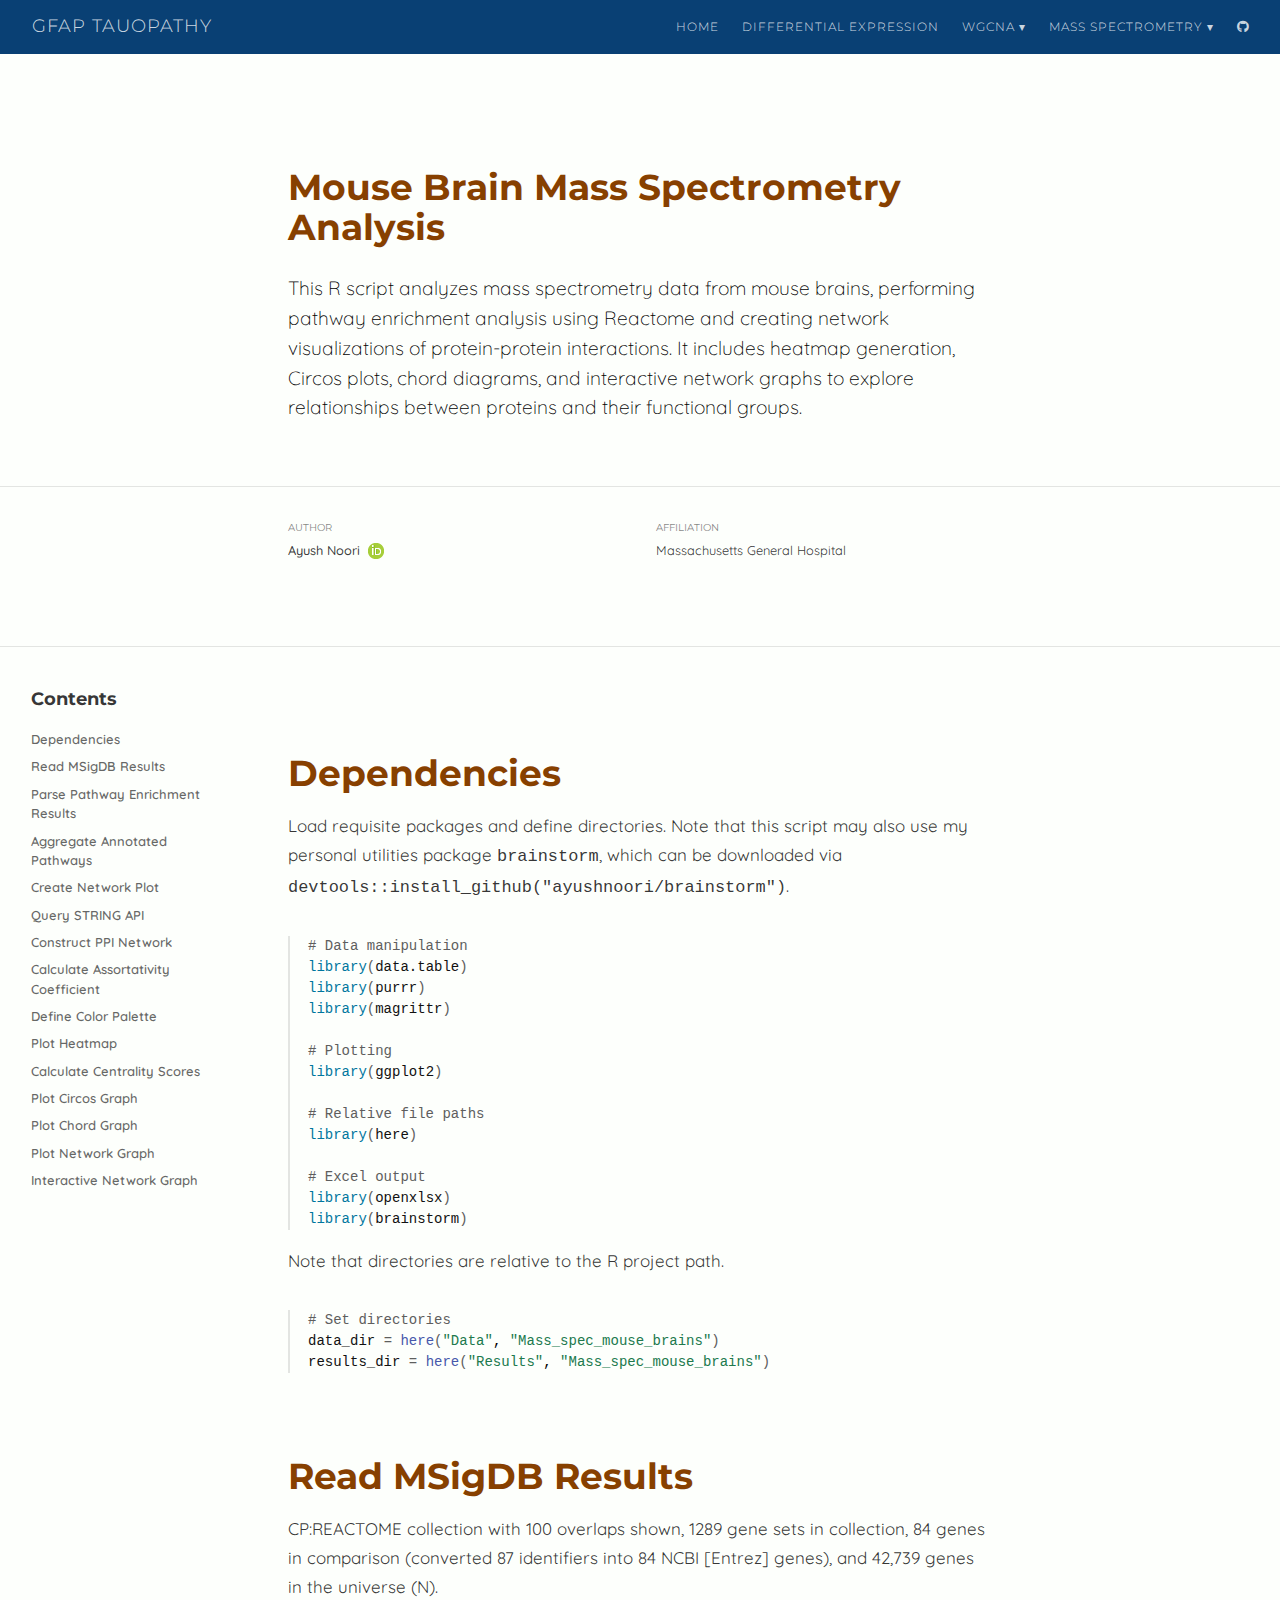
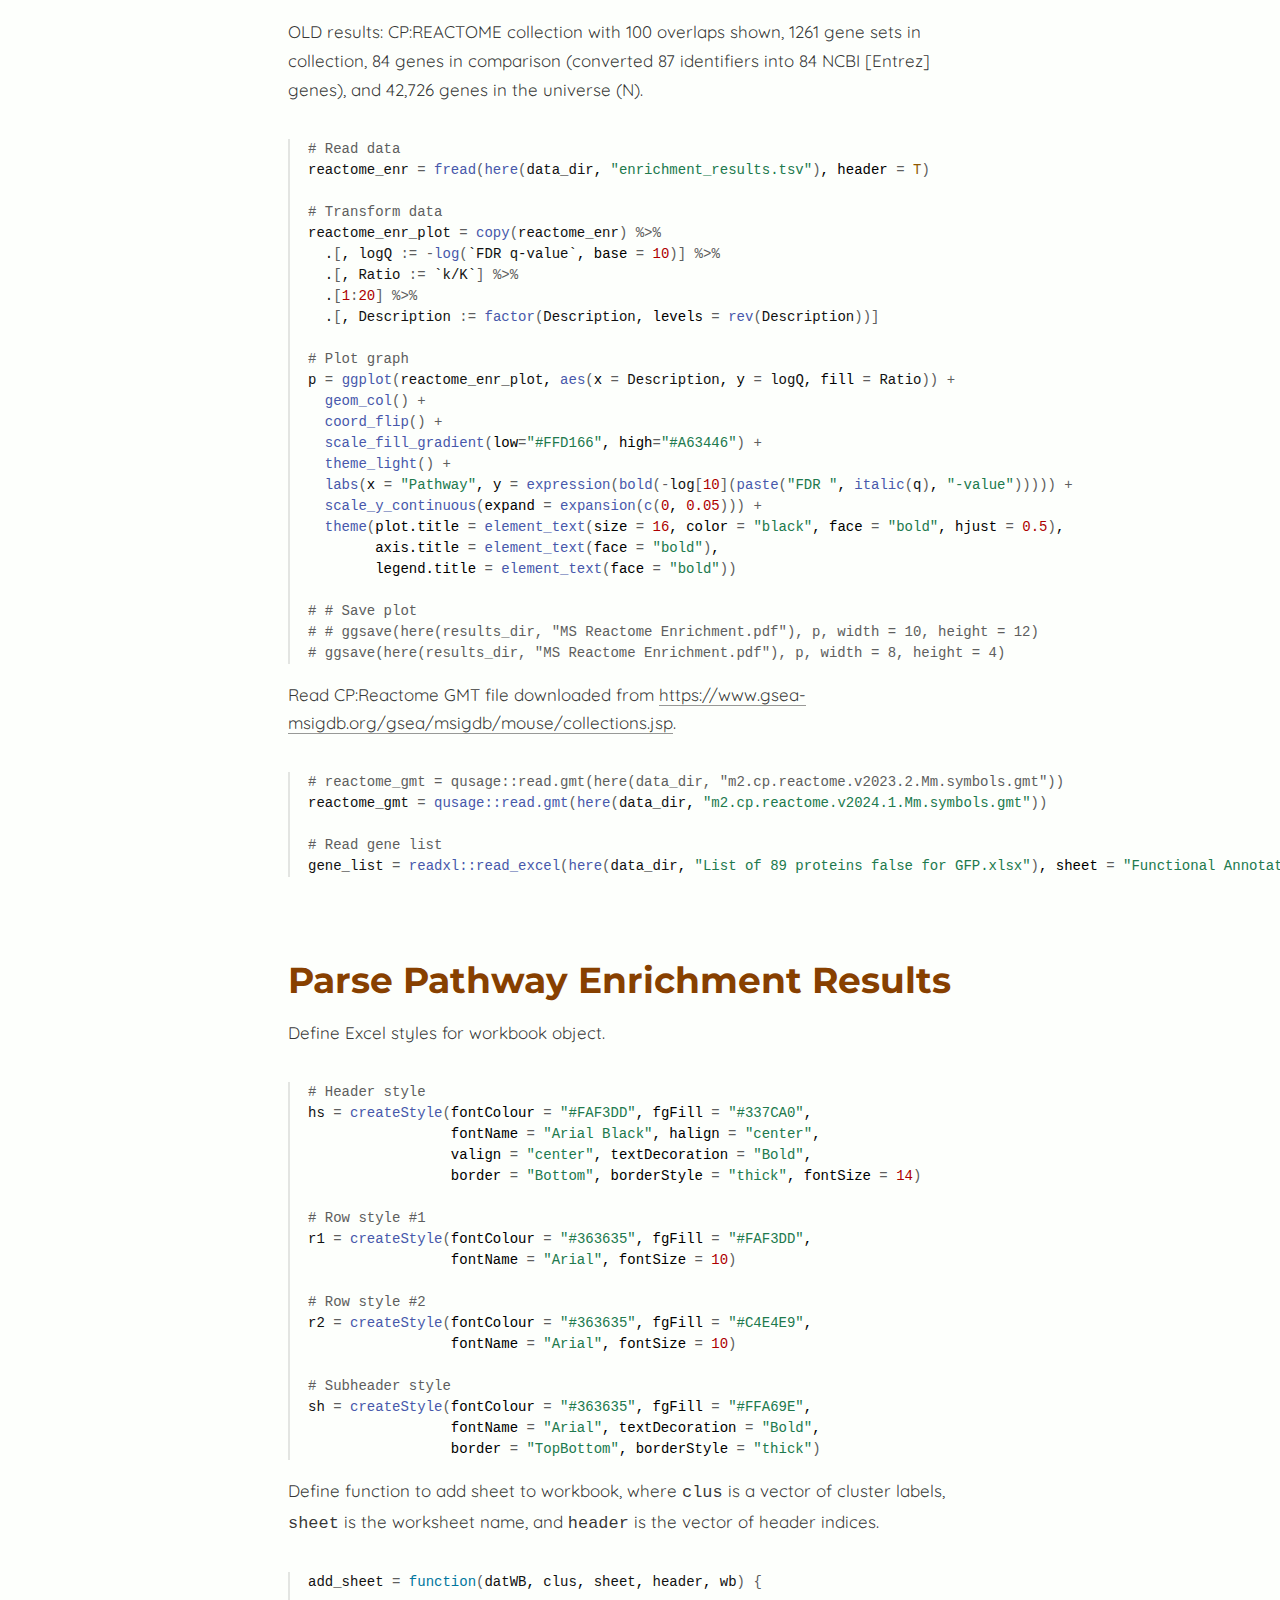
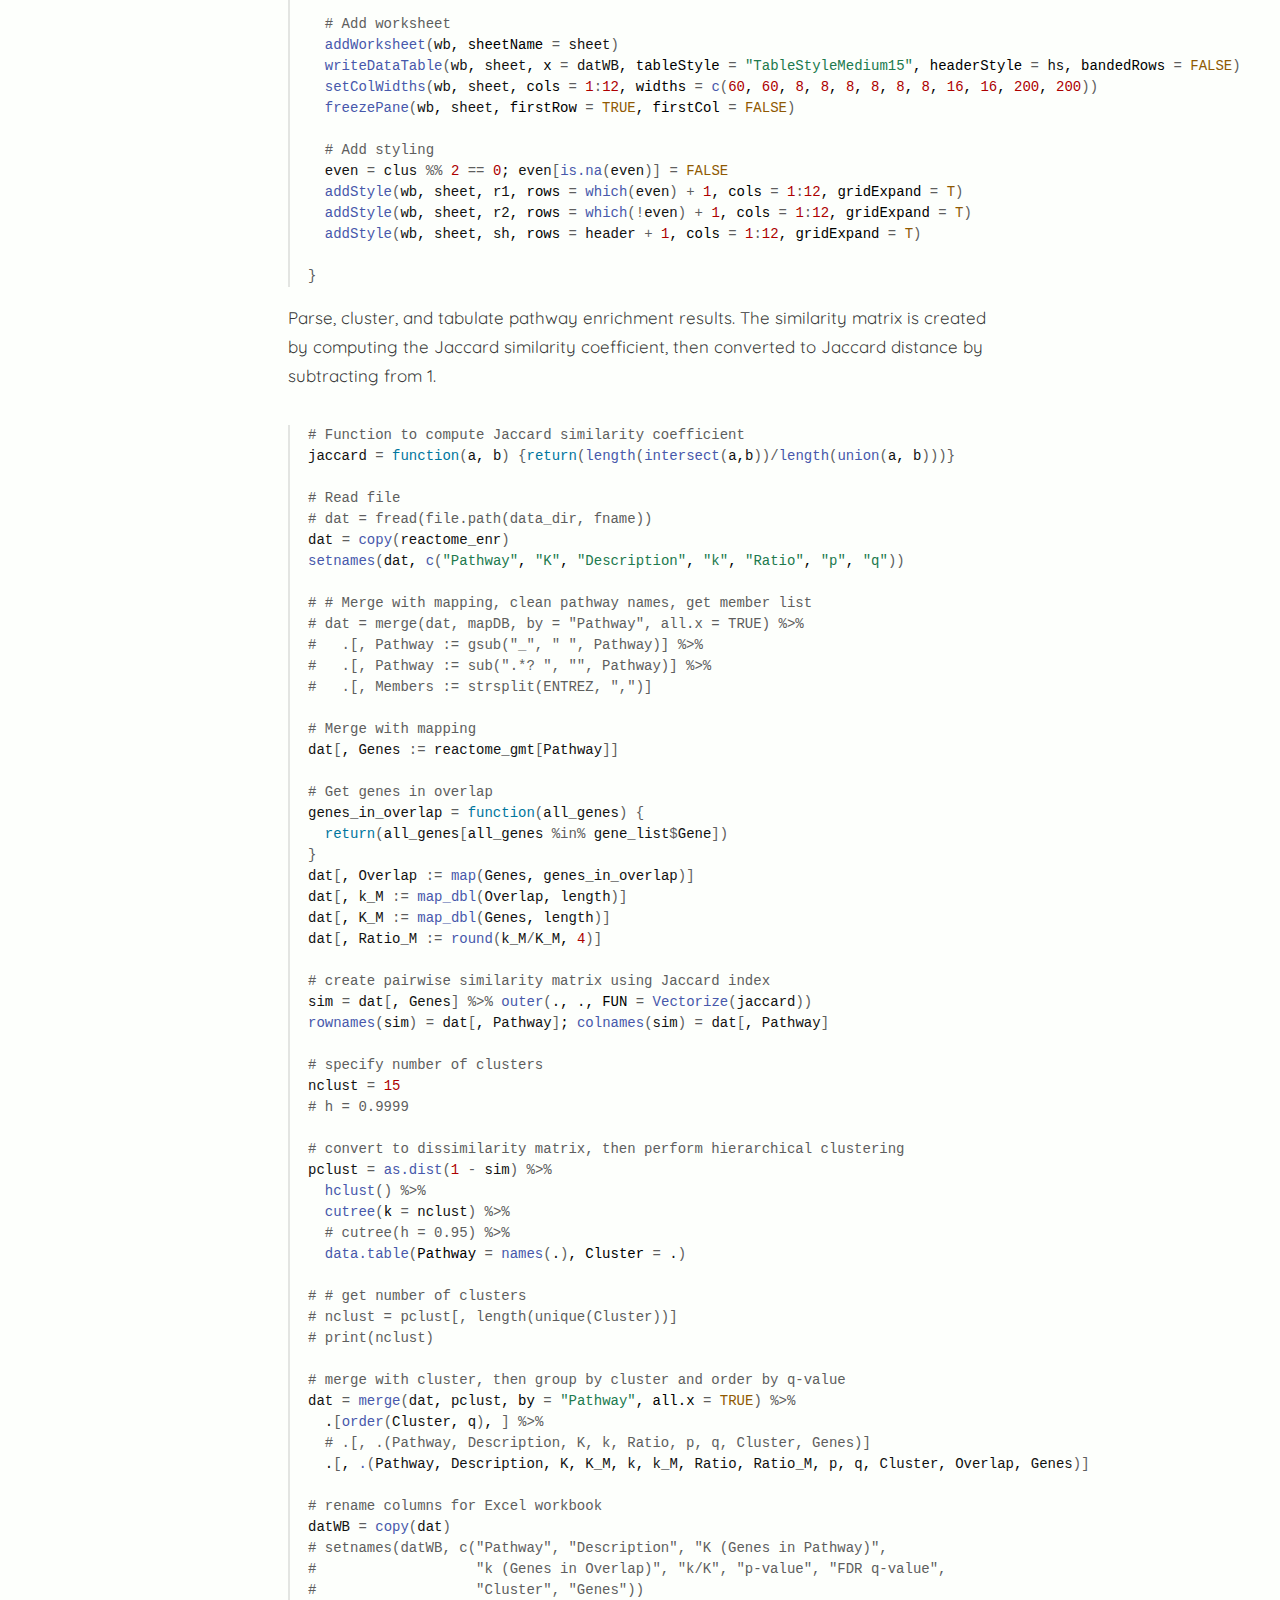
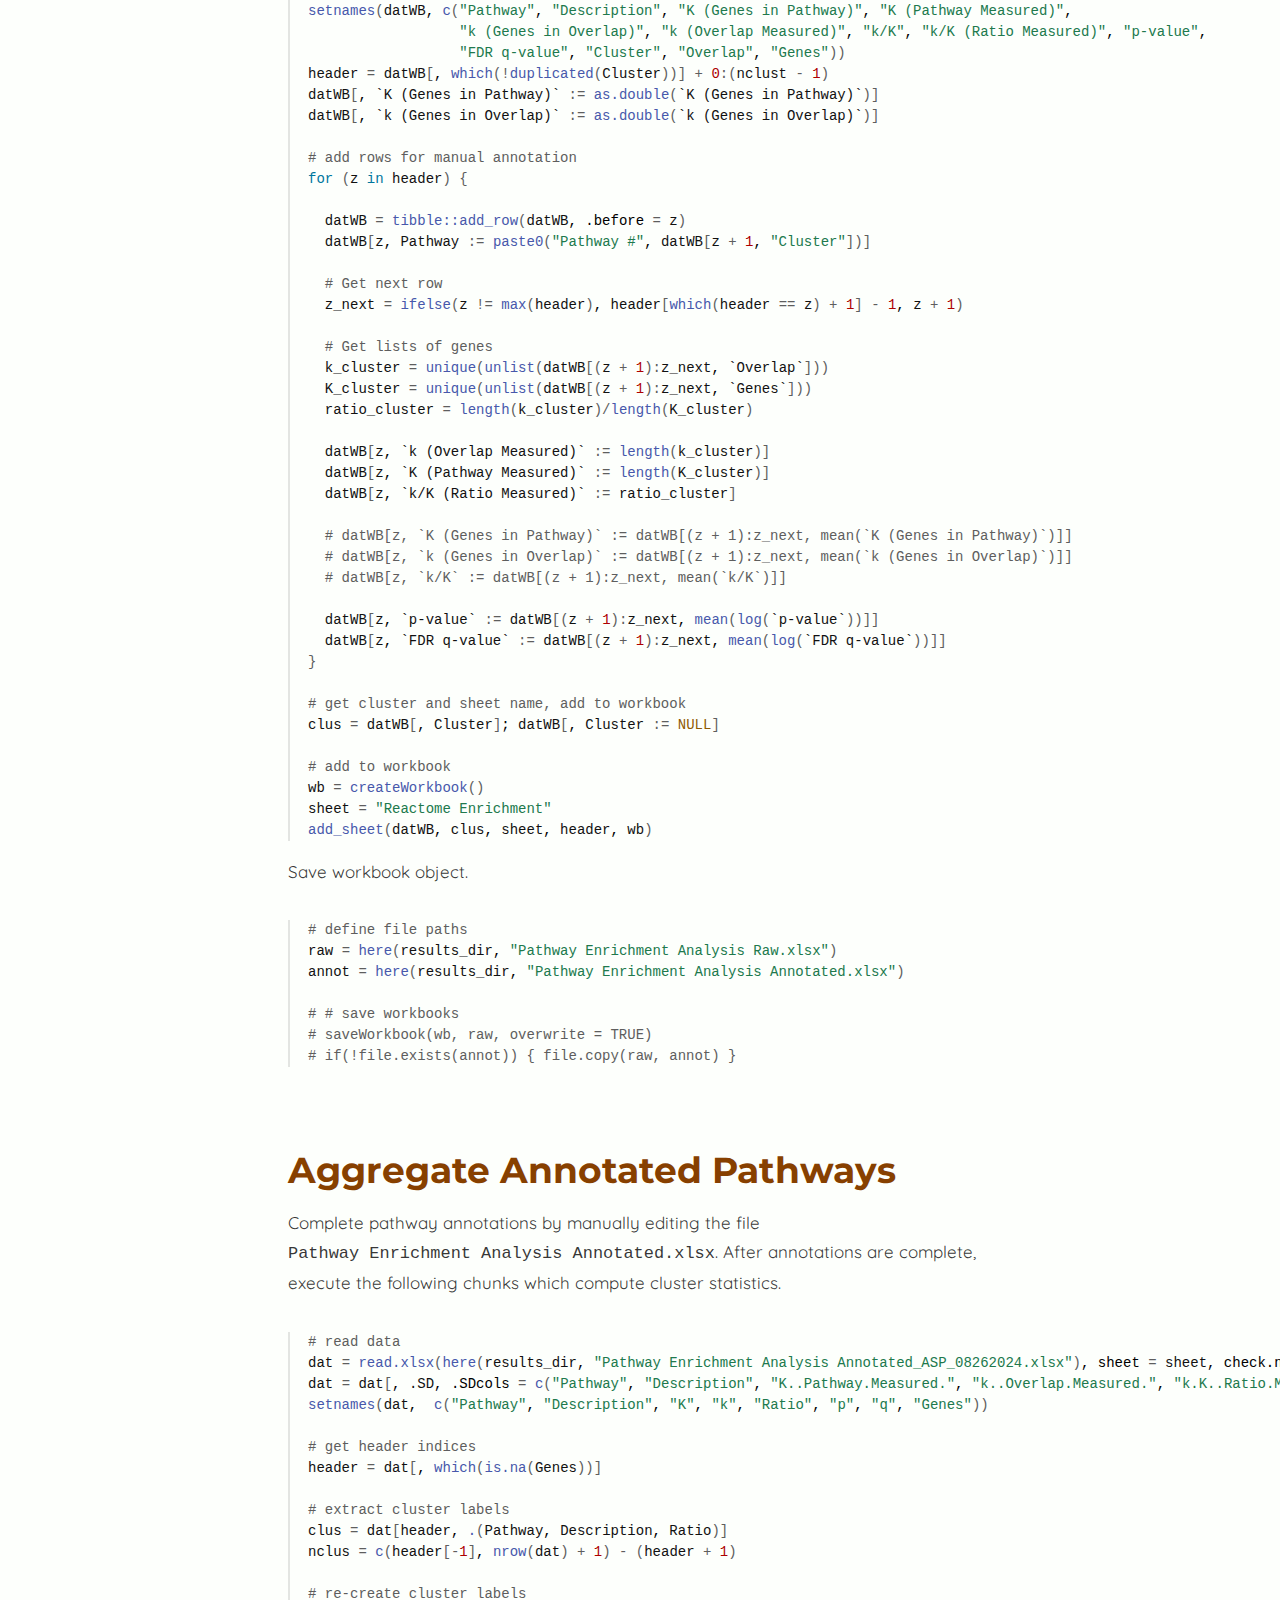
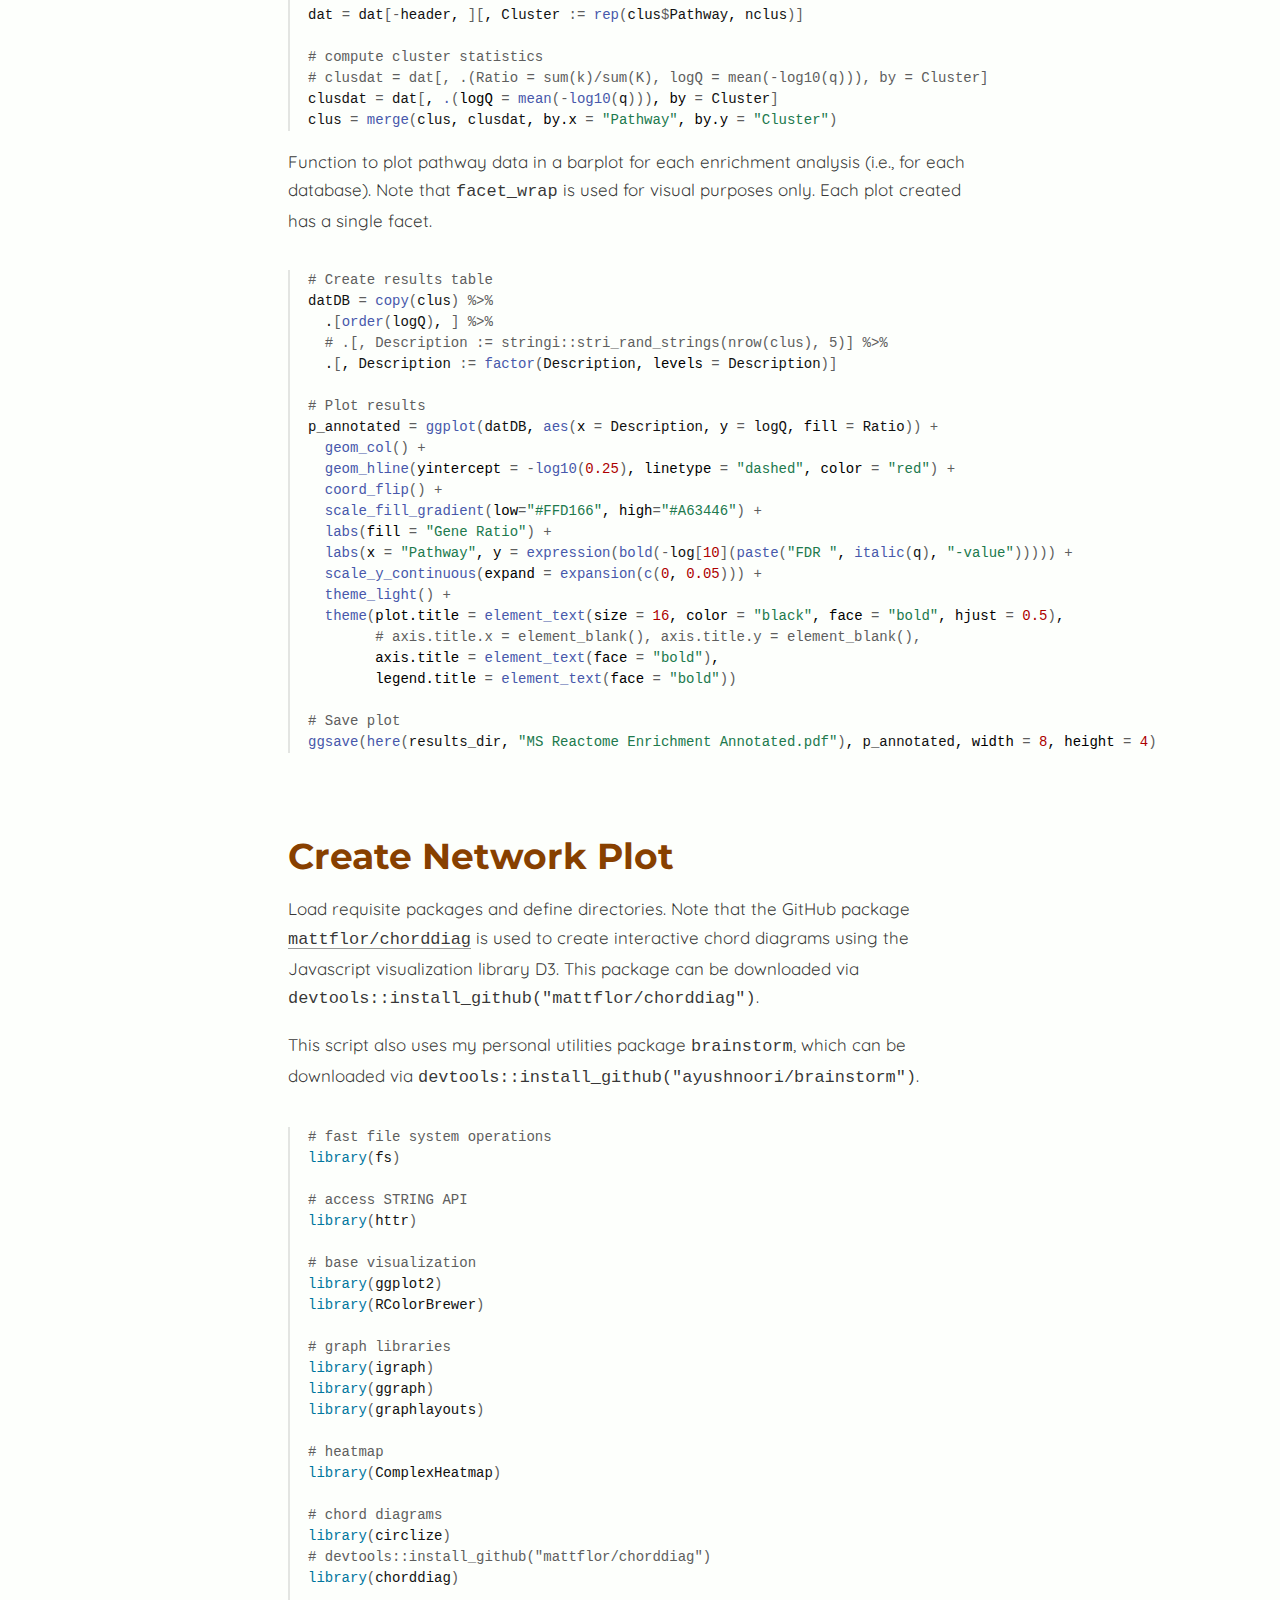
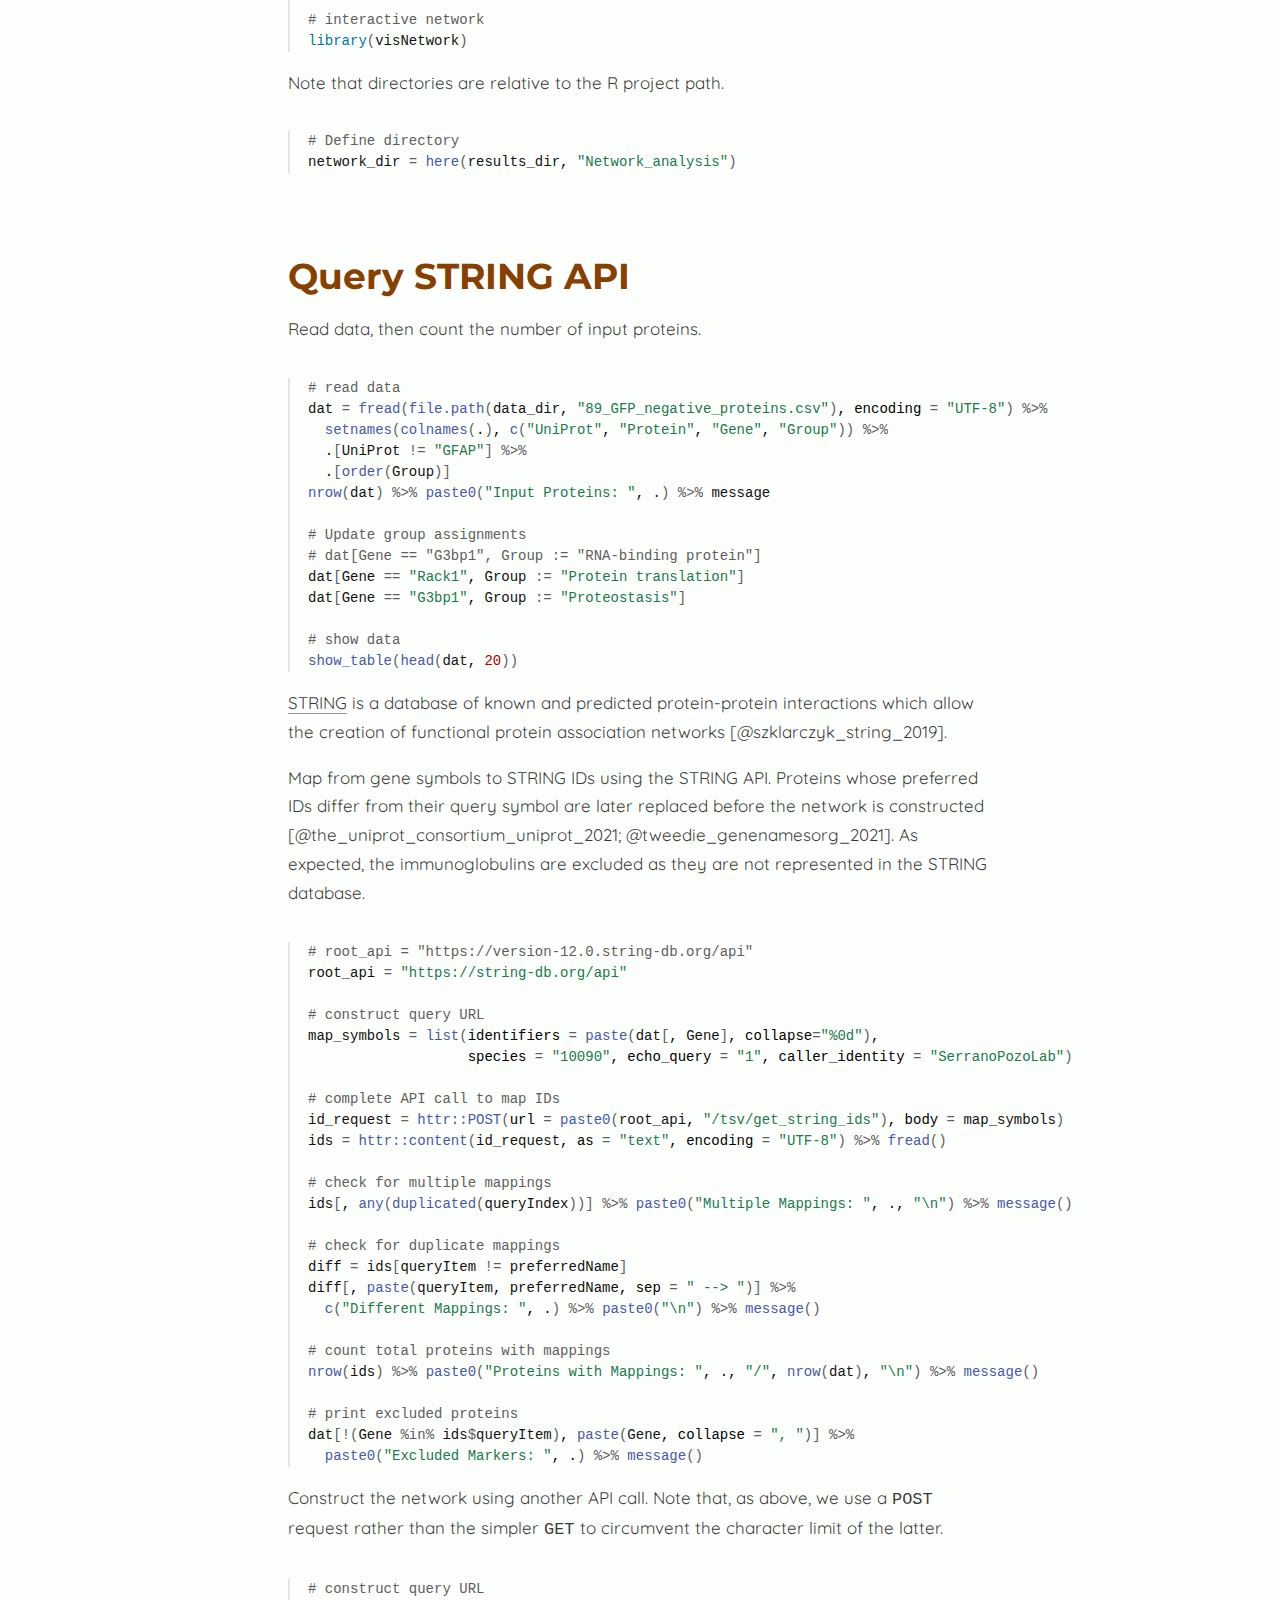
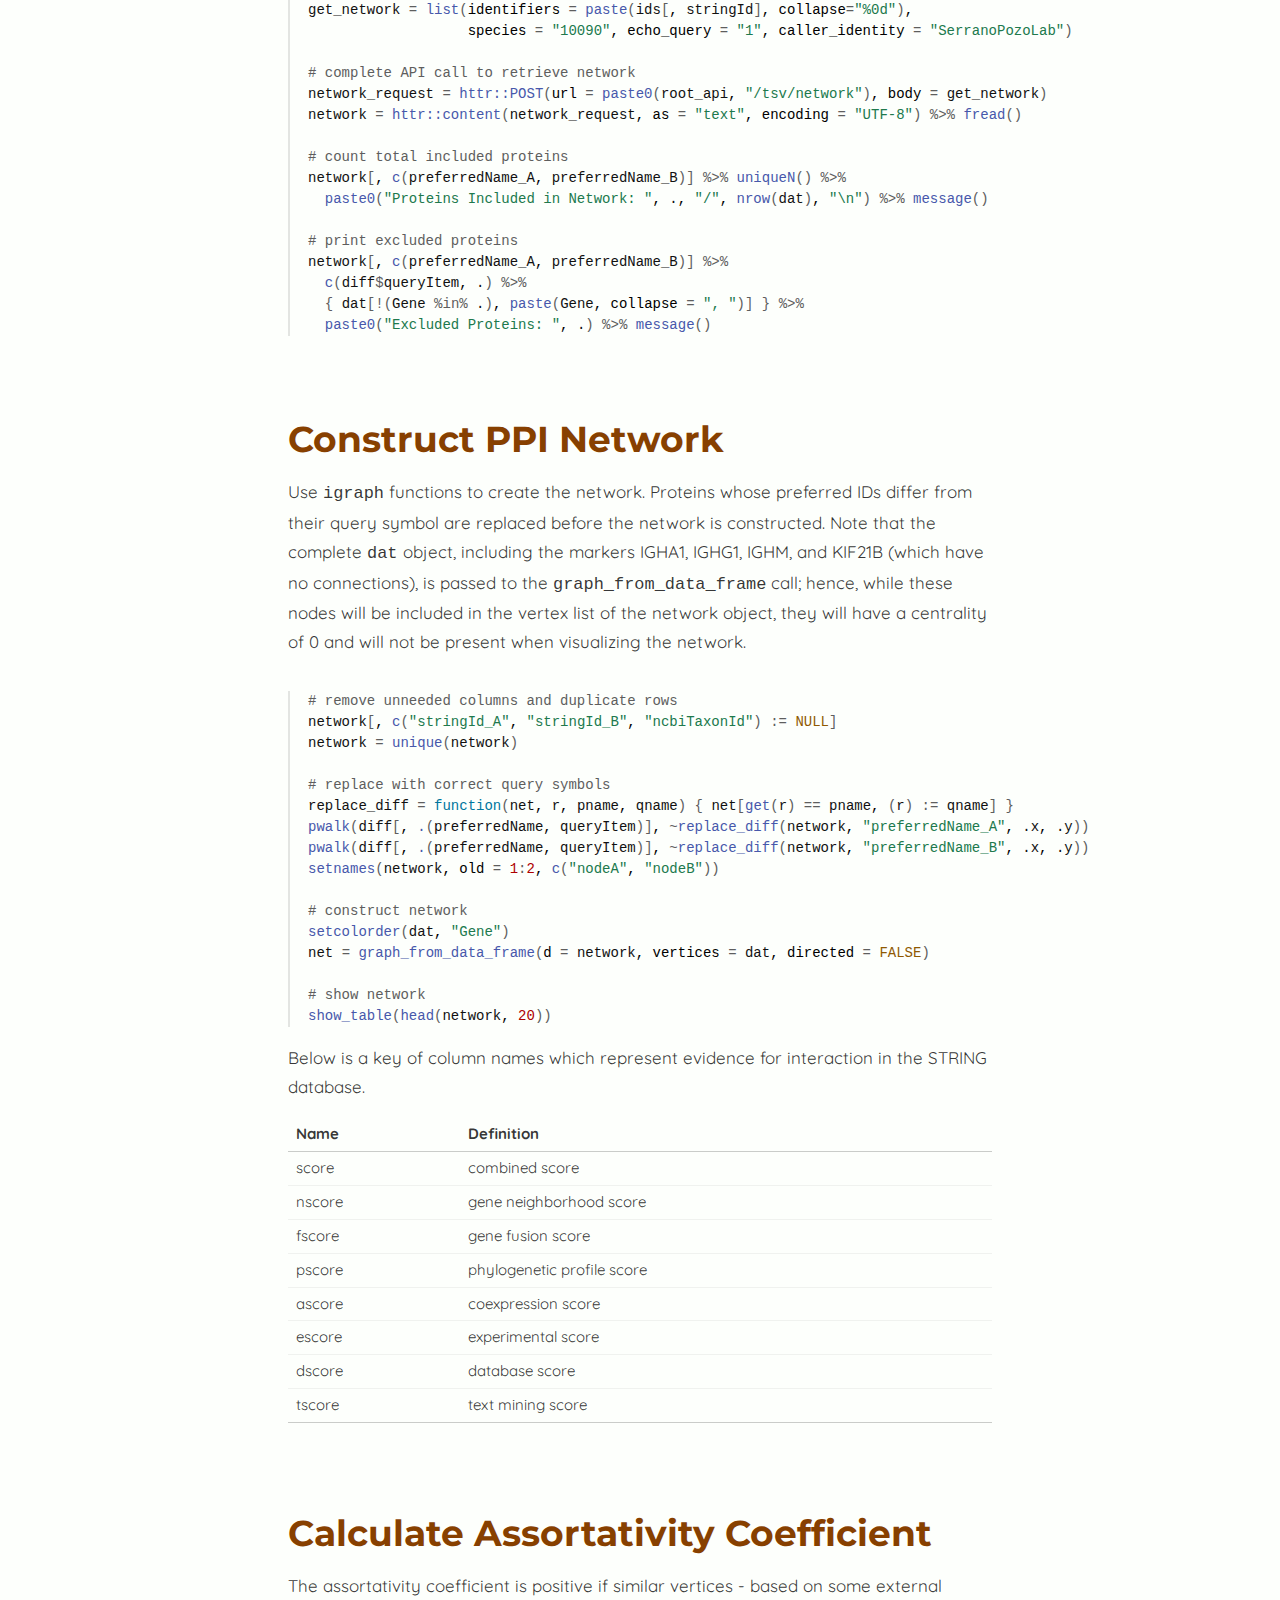
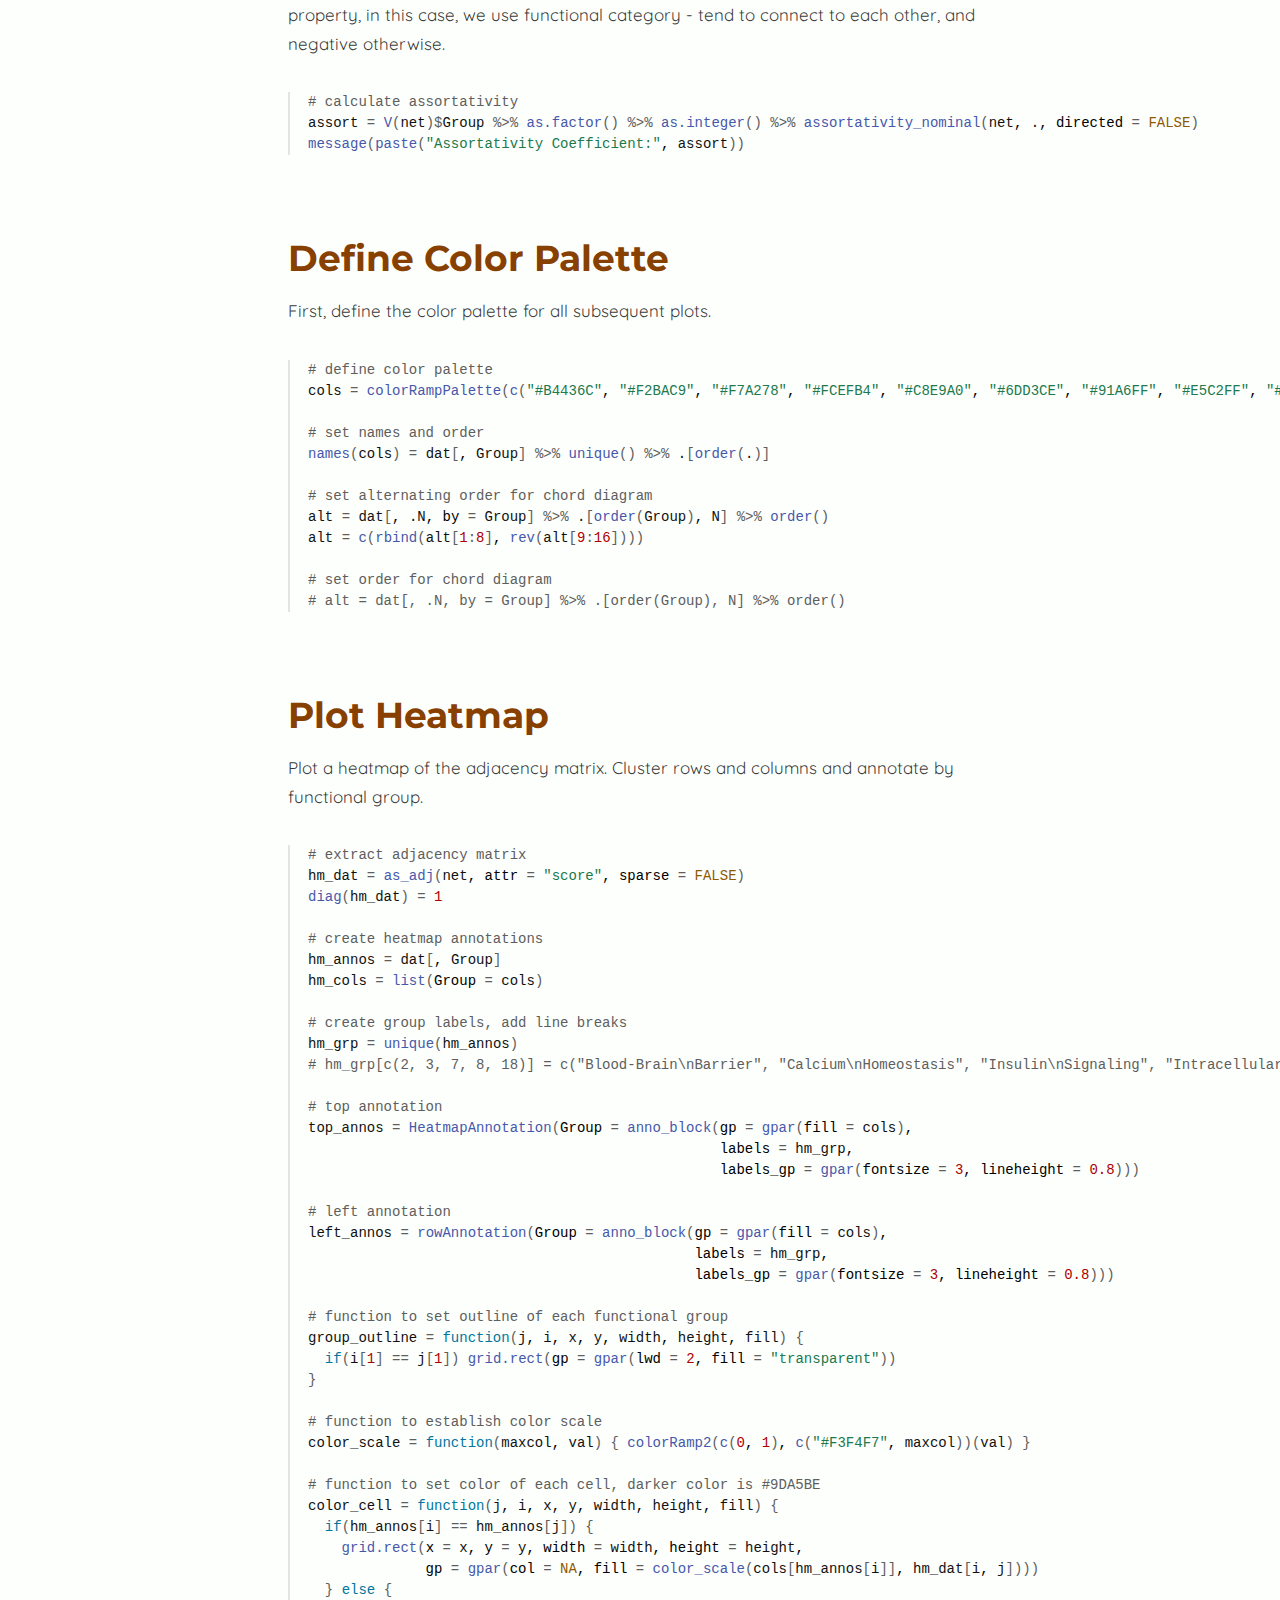
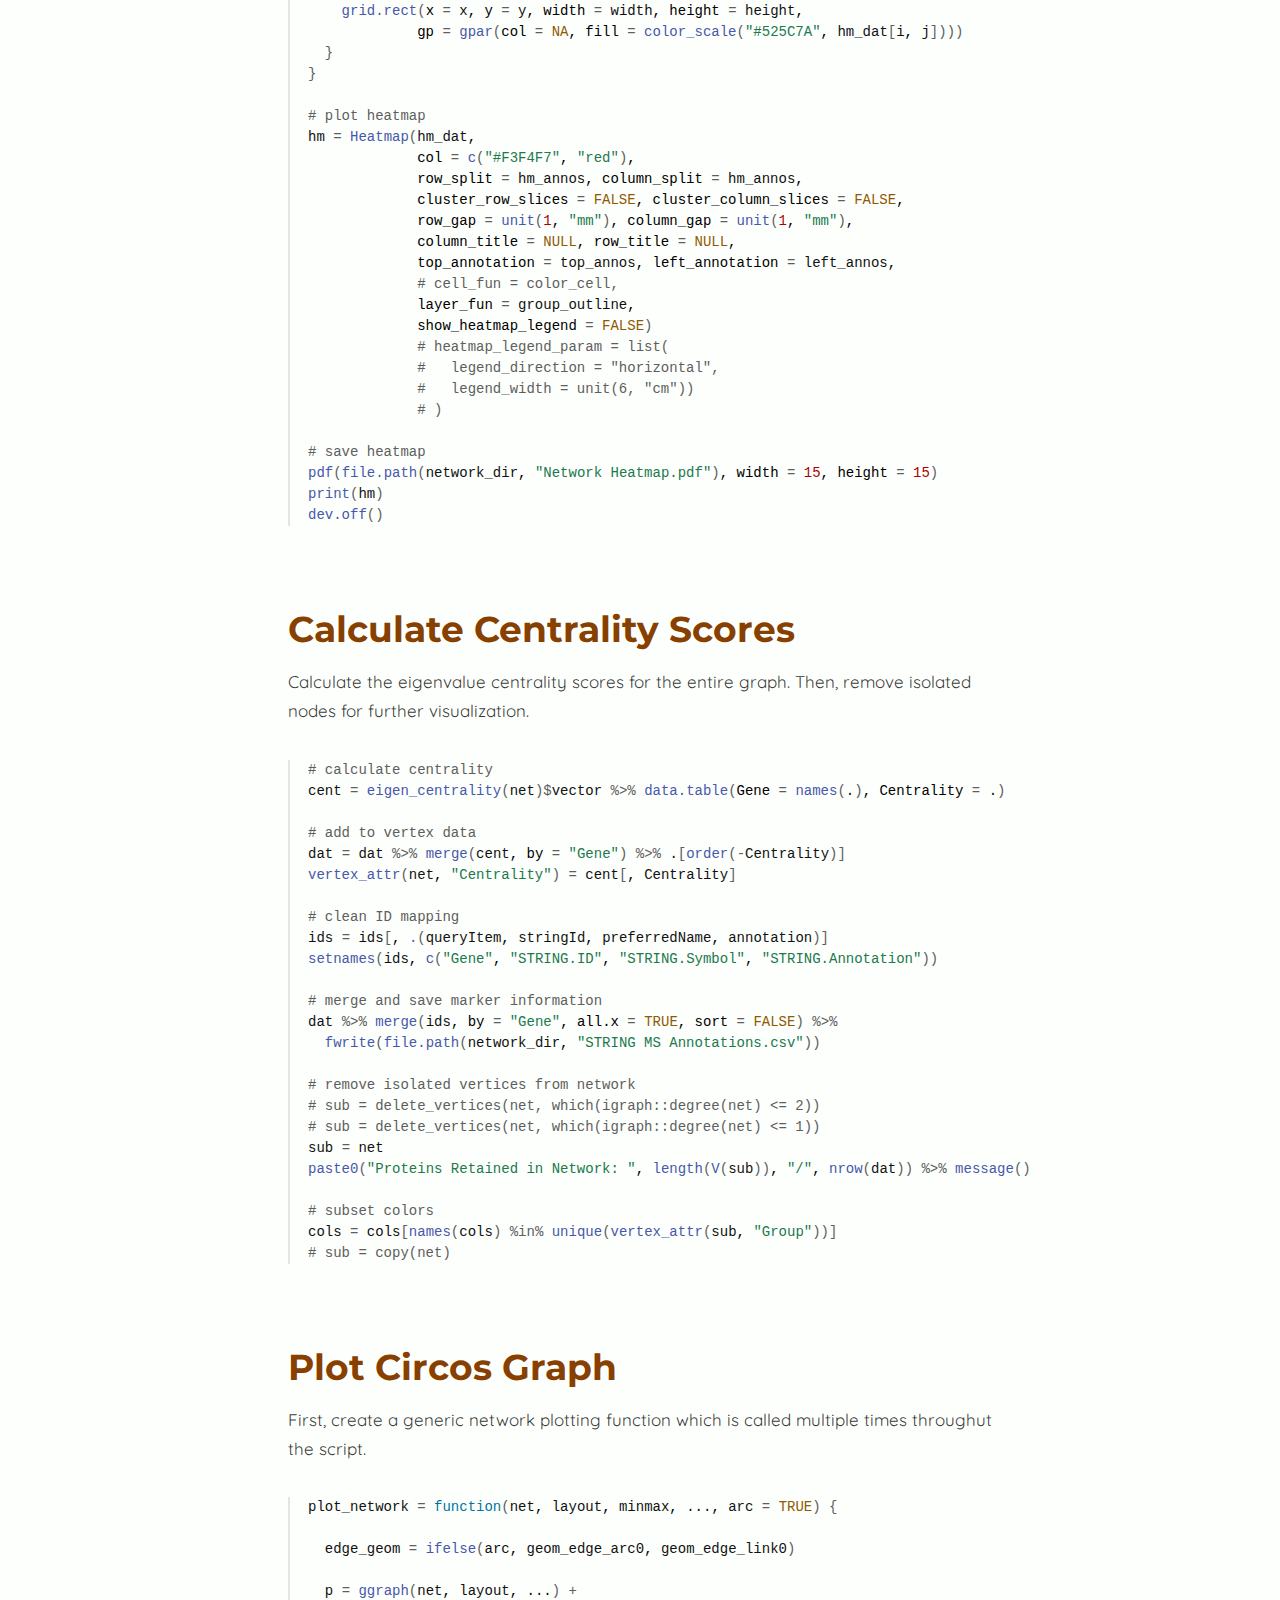
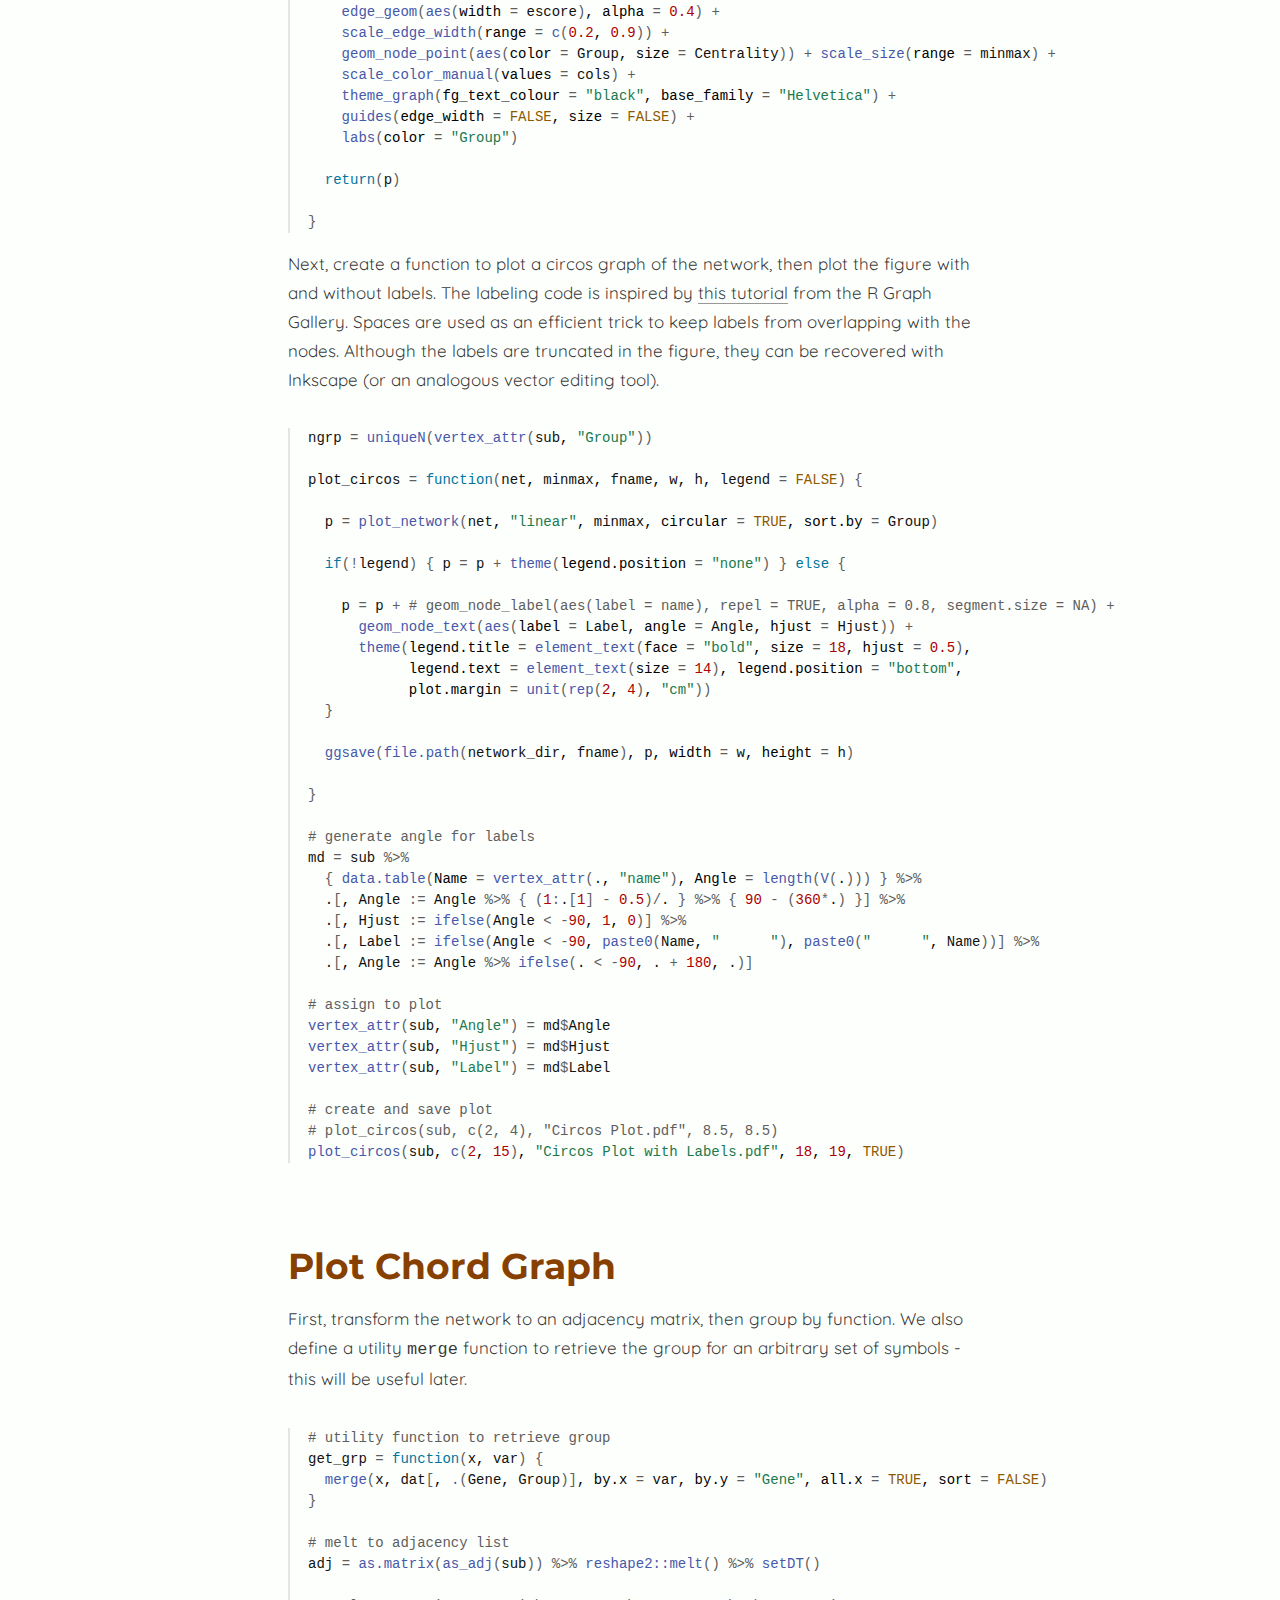
<file: docs/mass-spec-mouse.html>
<!DOCTYPE html>

<html xmlns="http://www.w3.org/1999/xhtml" lang="" xml:lang="">

<head>
  <meta charset="utf-8"/>
  <meta name="viewport" content="width=device-width, initial-scale=1"/>
  <meta http-equiv="X-UA-Compatible" content="IE=Edge,chrome=1"/>
  <meta name="generator" content="distill" />

  <style type="text/css">
  /* Hide doc at startup (prevent jankiness while JS renders/transforms) */
  body {
    visibility: hidden;
  }
  </style>

 <!--radix_placeholder_import_source-->
 <!--/radix_placeholder_import_source-->

<style type="text/css">code{white-space: pre;}</style>
<style type="text/css" data-origin="pandoc">
pre > code.sourceCode { white-space: pre; position: relative; }
pre > code.sourceCode > span { line-height: 1.25; }
pre > code.sourceCode > span:empty { height: 1.2em; }
.sourceCode { overflow: visible; }
code.sourceCode > span { color: inherit; text-decoration: inherit; }
div.sourceCode { margin: 1em 0; }
pre.sourceCode { margin: 0; }
@media screen {
div.sourceCode { overflow: auto; }
}
@media print {
pre > code.sourceCode { white-space: pre-wrap; }
pre > code.sourceCode > span { text-indent: -5em; padding-left: 5em; }
}
pre.numberSource code
  { counter-reset: source-line 0; }
pre.numberSource code > span
  { position: relative; left: -4em; counter-increment: source-line; }
pre.numberSource code > span > a:first-child::before
  { content: counter(source-line);
    position: relative; left: -1em; text-align: right; vertical-align: baseline;
    border: none; display: inline-block;
    -webkit-touch-callout: none; -webkit-user-select: none;
    -khtml-user-select: none; -moz-user-select: none;
    -ms-user-select: none; user-select: none;
    padding: 0 4px; width: 4em;
    color: #aaaaaa;
  }
pre.numberSource { margin-left: 3em; border-left: 1px solid #aaaaaa;  padding-left: 4px; }
div.sourceCode
  { color: #00769e; background-color: #f1f3f5; }
@media screen {
pre > code.sourceCode > span > a:first-child::before { text-decoration: underline; }
}
code span { color: #00769e; } /* Normal */
code span.al { color: #ad0000; } /* Alert */
code span.an { color: #5e5e5e; } /* Annotation */
code span.at { color: #657422; } /* Attribute */
code span.bn { color: #ad0000; } /* BaseN */
code span.bu { } /* BuiltIn */
code span.cf { color: #00769e; } /* ControlFlow */
code span.ch { color: #20794d; } /* Char */
code span.cn { color: #8f5902; } /* Constant */
code span.co { color: #5e5e5e; } /* Comment */
code span.cv { color: #5e5e5e; font-style: italic; } /* CommentVar */
code span.do { color: #5e5e5e; font-style: italic; } /* Documentation */
code span.dt { color: #ad0000; } /* DataType */
code span.dv { color: #ad0000; } /* DecVal */
code span.er { color: #ad0000; } /* Error */
code span.ex { } /* Extension */
code span.fl { color: #ad0000; } /* Float */
code span.fu { color: #4758ab; } /* Function */
code span.im { } /* Import */
code span.in { color: #5e5e5e; } /* Information */
code span.kw { color: #00769e; } /* Keyword */
code span.op { color: #5e5e5e; } /* Operator */
code span.ot { color: #00769e; } /* Other */
code span.pp { color: #ad0000; } /* Preprocessor */
code span.sc { color: #5e5e5e; } /* SpecialChar */
code span.ss { color: #20794d; } /* SpecialString */
code span.st { color: #20794d; } /* String */
code span.va { color: #111111; } /* Variable */
code span.vs { color: #20794d; } /* VerbatimString */
code span.wa { color: #5e5e5e; font-style: italic; } /* Warning */
</style>


  <!--radix_placeholder_meta_tags-->
  <title>GFAP Tauopathy: Mouse Brain Mass Spectrometry Analysis</title>

  <meta property="description" itemprop="description" content="This R script analyzes mass spectrometry data from mouse brains, performing pathway enrichment analysis using Reactome and creating network visualizations of protein-protein interactions. It includes heatmap generation, Circos plots, chord diagrams, and interactive network graphs to explore relationships between proteins and their functional groups."/>

  <link rel="icon" type="image/vnd.microsoft.icon" href="images/favicon.ico"/>

  <meta name="article:author" content="Ayush Noori"/>

  <!--  https://developers.facebook.com/docs/sharing/webmasters#markup -->
  <meta property="og:title" content="GFAP Tauopathy: Mouse Brain Mass Spectrometry Analysis"/>
  <meta property="og:type" content="article"/>
  <meta property="og:description" content="This R script analyzes mass spectrometry data from mouse brains, performing pathway enrichment analysis using Reactome and creating network visualizations of protein-protein interactions. It includes heatmap generation, Circos plots, chord diagrams, and interactive network graphs to explore relationships between proteins and their functional groups."/>
  <meta property="og:locale" content="en_US"/>
  <meta property="og:site_name" content="GFAP Tauopathy"/>

  <!--  https://dev.twitter.com/cards/types/summary -->
  <meta property="twitter:card" content="summary"/>
  <meta property="twitter:title" content="GFAP Tauopathy: Mouse Brain Mass Spectrometry Analysis"/>
  <meta property="twitter:description" content="This R script analyzes mass spectrometry data from mouse brains, performing pathway enrichment analysis using Reactome and creating network visualizations of protein-protein interactions. It includes heatmap generation, Circos plots, chord diagrams, and interactive network graphs to explore relationships between proteins and their functional groups."/>

  <!--/radix_placeholder_meta_tags-->
  <!--radix_placeholder_rmarkdown_metadata-->

  <script type="text/json" id="radix-rmarkdown-metadata">
  {"type":"list","attributes":{"names":{"type":"character","attributes":{},"value":["title","description","author","output"]}},"value":[{"type":"character","attributes":{},"value":["Mouse Brain Mass Spectrometry Analysis"]},{"type":"character","attributes":{},"value":["This R script analyzes mass spectrometry data from mouse brains, performing pathway enrichment analysis using Reactome and creating network visualizations of protein-protein interactions. It includes heatmap generation, Circos plots, chord diagrams, and interactive network graphs to explore relationships between proteins and their functional groups.\n"]},{"type":"list","attributes":{},"value":[{"type":"list","attributes":{"names":{"type":"character","attributes":{},"value":["first_name","last_name","url","affiliation","affiliation_url","orcid_id"]}},"value":[{"type":"character","attributes":{},"value":["Ayush"]},{"type":"character","attributes":{},"value":["Noori"]},{"type":"character","attributes":{},"value":["https://www.github.com/ayushnoori"]},{"type":"character","attributes":{},"value":["Massachusetts General Hospital"]},{"type":"character","attributes":{},"value":["https://www.serranopozolab.org"]},{"type":"character","attributes":{},"value":["0000-0003-1420-1236"]}]}]},{"type":"list","attributes":{"names":{"type":"character","attributes":{},"value":["distill::distill_article"]}},"value":[{"type":"list","attributes":{"names":{"type":"character","attributes":{},"value":["toc"]}},"value":[{"type":"logical","attributes":{},"value":[true]}]}]}]}
  </script>
  <!--/radix_placeholder_rmarkdown_metadata-->
  <!--radix_placeholder_navigation_in_header-->
  <meta name="distill:offset" content=""/>

  <script type="application/javascript">

    window.headroom_prevent_pin = false;

    window.document.addEventListener("DOMContentLoaded", function (event) {

      // initialize headroom for banner
      var header = $('header').get(0);
      var headerHeight = header.offsetHeight;
      var headroom = new Headroom(header, {
        tolerance: 5,
        onPin : function() {
          if (window.headroom_prevent_pin) {
            window.headroom_prevent_pin = false;
            headroom.unpin();
          }
        }
      });
      headroom.init();
      if(window.location.hash)
        headroom.unpin();
      $(header).addClass('headroom--transition');

      // offset scroll location for banner on hash change
      // (see: https://github.com/WickyNilliams/headroom.js/issues/38)
      window.addEventListener("hashchange", function(event) {
        window.scrollTo(0, window.pageYOffset - (headerHeight + 25));
      });

      // responsive menu
      $('.distill-site-header').each(function(i, val) {
        var topnav = $(this);
        var toggle = topnav.find('.nav-toggle');
        toggle.on('click', function() {
          topnav.toggleClass('responsive');
        });
      });

      // nav dropdowns
      $('.nav-dropbtn').click(function(e) {
        $(this).next('.nav-dropdown-content').toggleClass('nav-dropdown-active');
        $(this).parent().siblings('.nav-dropdown')
           .children('.nav-dropdown-content').removeClass('nav-dropdown-active');
      });
      $("body").click(function(e){
        $('.nav-dropdown-content').removeClass('nav-dropdown-active');
      });
      $(".nav-dropdown").click(function(e){
        e.stopPropagation();
      });
    });
  </script>

  <style type="text/css">

  /* Theme (user-documented overrideables for nav appearance) */

  .distill-site-nav {
    color: rgba(255, 255, 255, 0.8);
    background-color: #0F2E3D;
    font-size: 15px;
    font-weight: 300;
  }

  .distill-site-nav a {
    color: inherit;
    text-decoration: none;
  }

  .distill-site-nav a:hover {
    color: white;
  }

  @media print {
    .distill-site-nav {
      display: none;
    }
  }

  .distill-site-header {

  }

  .distill-site-footer {

  }


  /* Site Header */

  .distill-site-header {
    width: 100%;
    box-sizing: border-box;
    z-index: 3;
  }

  .distill-site-header .nav-left {
    display: inline-block;
    margin-left: 8px;
  }

  @media screen and (max-width: 768px) {
    .distill-site-header .nav-left {
      margin-left: 0;
    }
  }


  .distill-site-header .nav-right {
    float: right;
    margin-right: 8px;
  }

  .distill-site-header a,
  .distill-site-header .title {
    display: inline-block;
    text-align: center;
    padding: 14px 10px 14px 10px;
  }

  .distill-site-header .title {
    font-size: 18px;
    min-width: 150px;
  }

  .distill-site-header .logo {
    padding: 0;
  }

  .distill-site-header .logo img {
    display: none;
    max-height: 20px;
    width: auto;
    margin-bottom: -4px;
  }

  .distill-site-header .nav-image img {
    max-height: 18px;
    width: auto;
    display: inline-block;
    margin-bottom: -3px;
  }



  @media screen and (min-width: 1000px) {
    .distill-site-header .logo img {
      display: inline-block;
    }
    .distill-site-header .nav-left {
      margin-left: 20px;
    }
    .distill-site-header .nav-right {
      margin-right: 20px;
    }
    .distill-site-header .title {
      padding-left: 12px;
    }
  }


  .distill-site-header .nav-toggle {
    display: none;
  }

  .nav-dropdown {
    display: inline-block;
    position: relative;
  }

  .nav-dropdown .nav-dropbtn {
    border: none;
    outline: none;
    color: rgba(255, 255, 255, 0.8);
    padding: 16px 10px;
    background-color: transparent;
    font-family: inherit;
    font-size: inherit;
    font-weight: inherit;
    margin: 0;
    margin-top: 1px;
    z-index: 2;
  }

  .nav-dropdown-content {
    display: none;
    position: absolute;
    background-color: white;
    min-width: 200px;
    border: 1px solid rgba(0,0,0,0.15);
    border-radius: 4px;
    box-shadow: 0px 8px 16px 0px rgba(0,0,0,0.1);
    z-index: 1;
    margin-top: 2px;
    white-space: nowrap;
    padding-top: 4px;
    padding-bottom: 4px;
  }

  .nav-dropdown-content hr {
    margin-top: 4px;
    margin-bottom: 4px;
    border: none;
    border-bottom: 1px solid rgba(0, 0, 0, 0.1);
  }

  .nav-dropdown-active {
    display: block;
  }

  .nav-dropdown-content a, .nav-dropdown-content .nav-dropdown-header {
    color: black;
    padding: 6px 24px;
    text-decoration: none;
    display: block;
    text-align: left;
  }

  .nav-dropdown-content .nav-dropdown-header {
    display: block;
    padding: 5px 24px;
    padding-bottom: 0;
    text-transform: uppercase;
    font-size: 14px;
    color: #999999;
    white-space: nowrap;
  }

  .nav-dropdown:hover .nav-dropbtn {
    color: white;
  }

  .nav-dropdown-content a:hover {
    background-color: #ddd;
    color: black;
  }

  .nav-right .nav-dropdown-content {
    margin-left: -45%;
    right: 0;
  }

  @media screen and (max-width: 768px) {
    .distill-site-header a, .distill-site-header .nav-dropdown  {display: none;}
    .distill-site-header a.nav-toggle {
      float: right;
      display: block;
    }
    .distill-site-header .title {
      margin-left: 0;
    }
    .distill-site-header .nav-right {
      margin-right: 0;
    }
    .distill-site-header {
      overflow: hidden;
    }
    .nav-right .nav-dropdown-content {
      margin-left: 0;
    }
  }


  @media screen and (max-width: 768px) {
    .distill-site-header.responsive {position: relative; min-height: 500px; }
    .distill-site-header.responsive a.nav-toggle {
      position: absolute;
      right: 0;
      top: 0;
    }
    .distill-site-header.responsive a,
    .distill-site-header.responsive .nav-dropdown {
      display: block;
      text-align: left;
    }
    .distill-site-header.responsive .nav-left,
    .distill-site-header.responsive .nav-right {
      width: 100%;
    }
    .distill-site-header.responsive .nav-dropdown {float: none;}
    .distill-site-header.responsive .nav-dropdown-content {position: relative;}
    .distill-site-header.responsive .nav-dropdown .nav-dropbtn {
      display: block;
      width: 100%;
      text-align: left;
    }
  }

  /* Site Footer */

  .distill-site-footer {
    width: 100%;
    overflow: hidden;
    box-sizing: border-box;
    z-index: 3;
    margin-top: 30px;
    padding-top: 30px;
    padding-bottom: 30px;
    text-align: center;
  }

  /* Headroom */

  d-title {
    padding-top: 6rem;
  }

  @media print {
    d-title {
      padding-top: 4rem;
    }
  }

  .headroom {
    z-index: 1000;
    position: fixed;
    top: 0;
    left: 0;
    right: 0;
  }

  .headroom--transition {
    transition: all .4s ease-in-out;
  }

  .headroom--unpinned {
    top: -100px;
  }

  .headroom--pinned {
    top: 0;
  }

  /* adjust viewport for navbar height */
  /* helps vertically center bootstrap (non-distill) content */
  .min-vh-100 {
    min-height: calc(100vh - 100px) !important;
  }

  </style>

  <script src="site_libs/jquery-3.6.0/jquery-3.6.0.min.js"></script>
  <link href="site_libs/font-awesome-6.4.2/css/all.min.css" rel="stylesheet"/>
  <link href="site_libs/font-awesome-6.4.2/css/v4-shims.min.css" rel="stylesheet"/>
  <script src="site_libs/headroom-0.9.4/headroom.min.js"></script>
  <!--/radix_placeholder_navigation_in_header-->
  <!--radix_placeholder_distill-->

  <style type="text/css">

  body {
    background-color: white;
  }

  .pandoc-table {
    width: 100%;
  }

  .pandoc-table>caption {
    margin-bottom: 10px;
  }

  .pandoc-table th:not([align]) {
    text-align: left;
  }

  .pagedtable-footer {
    font-size: 15px;
  }

  d-byline .byline {
    grid-template-columns: 2fr 2fr;
  }

  d-byline .byline h3 {
    margin-block-start: 1.5em;
  }

  d-byline .byline .authors-affiliations h3 {
    margin-block-start: 0.5em;
  }

  .authors-affiliations .orcid-id {
    width: 16px;
    height:16px;
    margin-left: 4px;
    margin-right: 4px;
    vertical-align: middle;
    padding-bottom: 2px;
  }

  d-title .dt-tags {
    margin-top: 1em;
    grid-column: text;
  }

  .dt-tags .dt-tag {
    text-decoration: none;
    display: inline-block;
    color: rgba(0,0,0,0.6);
    padding: 0em 0.4em;
    margin-right: 0.5em;
    margin-bottom: 0.4em;
    font-size: 70%;
    border: 1px solid rgba(0,0,0,0.2);
    border-radius: 3px;
    text-transform: uppercase;
    font-weight: 500;
  }

  d-article table.gt_table td,
  d-article table.gt_table th {
    border-bottom: none;
    font-size: 100%;
  }

  .html-widget {
    margin-bottom: 2.0em;
  }

  .l-screen-inset {
    padding-right: 16px;
  }

  .l-screen .caption {
    margin-left: 10px;
  }

  .shaded {
    background: rgb(247, 247, 247);
    padding-top: 20px;
    padding-bottom: 20px;
    border-top: 1px solid rgba(0, 0, 0, 0.1);
    border-bottom: 1px solid rgba(0, 0, 0, 0.1);
  }

  .shaded .html-widget {
    margin-bottom: 0;
    border: 1px solid rgba(0, 0, 0, 0.1);
  }

  .shaded .shaded-content {
    background: white;
  }

  .text-output {
    margin-top: 0;
    line-height: 1.5em;
  }

  .hidden {
    display: none !important;
  }

  hr.section-separator {
    border: none;
    border-top: 1px solid rgba(0, 0, 0, 0.1);
    margin: 0px;
  }


  d-byline {
    border-top: none;
  }

  d-article {
    padding-top: 2.5rem;
    padding-bottom: 30px;
    border-top: none;
  }

  d-appendix {
    padding-top: 30px;
  }

  d-article>p>img {
    width: 100%;
  }

  d-article h2 {
    margin: 1rem 0 1.5rem 0;
  }

  d-article h3 {
    margin-top: 1.5rem;
  }

  d-article iframe {
    border: 1px solid rgba(0, 0, 0, 0.1);
    margin-bottom: 2.0em;
    width: 100%;
  }

  /* Tweak code blocks */

  d-article div.sourceCode code,
  d-article pre code {
    font-family: Consolas, Monaco, 'Andale Mono', 'Ubuntu Mono', monospace;
  }

  d-article pre,
  d-article div.sourceCode,
  d-article div.sourceCode pre {
    overflow: auto;
  }

  d-article div.sourceCode {
    background-color: white;
  }

  d-article div.sourceCode pre {
    padding-left: 10px;
    font-size: 12px;
    border-left: 2px solid rgba(0,0,0,0.1);
  }

  d-article pre {
    font-size: 12px;
    color: black;
    background: none;
    margin-top: 0;
    text-align: left;
    white-space: pre;
    word-spacing: normal;
    word-break: normal;
    word-wrap: normal;
    line-height: 1.5;

    -moz-tab-size: 4;
    -o-tab-size: 4;
    tab-size: 4;

    -webkit-hyphens: none;
    -moz-hyphens: none;
    -ms-hyphens: none;
    hyphens: none;
  }

  d-article pre a {
    border-bottom: none;
  }

  d-article pre a:hover {
    border-bottom: none;
    text-decoration: underline;
  }

  d-article details {
    grid-column: text;
    margin-bottom: 0.8em;
  }

  @media(min-width: 768px) {

  d-article pre,
  d-article div.sourceCode,
  d-article div.sourceCode pre {
    overflow: visible !important;
  }

  d-article div.sourceCode pre {
    padding-left: 18px;
    font-size: 14px;
  }

  /* tweak for Pandoc numbered line within distill */
  d-article pre.numberSource code > span {
      left: -2em;
  }

  d-article pre {
    font-size: 14px;
  }

  }

  figure img.external {
    background: white;
    border: 1px solid rgba(0, 0, 0, 0.1);
    box-shadow: 0 1px 8px rgba(0, 0, 0, 0.1);
    padding: 18px;
    box-sizing: border-box;
  }

  /* CSS for d-contents */

  .d-contents {
    grid-column: text;
    color: rgba(0,0,0,0.8);
    font-size: 0.9em;
    padding-bottom: 1em;
    margin-bottom: 1em;
    padding-bottom: 0.5em;
    margin-bottom: 1em;
    padding-left: 0.25em;
    justify-self: start;
  }

  @media(min-width: 1000px) {
    .d-contents.d-contents-float {
      height: 0;
      grid-column-start: 1;
      grid-column-end: 4;
      justify-self: center;
      padding-right: 3em;
      padding-left: 2em;
    }
  }

  .d-contents nav h3 {
    font-size: 18px;
    margin-top: 0;
    margin-bottom: 1em;
  }

  .d-contents li {
    list-style-type: none
  }

  .d-contents nav > ul {
    padding-left: 0;
  }

  .d-contents ul {
    padding-left: 1em
  }

  .d-contents nav ul li {
    margin-top: 0.6em;
    margin-bottom: 0.2em;
  }

  .d-contents nav a {
    font-size: 13px;
    border-bottom: none;
    text-decoration: none
    color: rgba(0, 0, 0, 0.8);
  }

  .d-contents nav a:hover {
    text-decoration: underline solid rgba(0, 0, 0, 0.6)
  }

  .d-contents nav > ul > li > a {
    font-weight: 600;
  }

  .d-contents nav > ul > li > ul {
    font-weight: inherit;
  }

  .d-contents nav > ul > li > ul > li {
    margin-top: 0.2em;
  }


  .d-contents nav ul {
    margin-top: 0;
    margin-bottom: 0.25em;
  }

  .d-article-with-toc h2:nth-child(2) {
    margin-top: 0;
  }


  /* Figure */

  .figure {
    position: relative;
    margin-bottom: 2.5em;
    margin-top: 1.5em;
  }

  .figure .caption {
    color: rgba(0, 0, 0, 0.6);
    font-size: 12px;
    line-height: 1.5em;
  }

  .figure img.external {
    background: white;
    border: 1px solid rgba(0, 0, 0, 0.1);
    box-shadow: 0 1px 8px rgba(0, 0, 0, 0.1);
    padding: 18px;
    box-sizing: border-box;
  }

  .figure .caption a {
    color: rgba(0, 0, 0, 0.6);
  }

  .figure .caption b,
  .figure .caption strong, {
    font-weight: 600;
    color: rgba(0, 0, 0, 1.0);
  }

  /* Citations */

  d-article .citation {
    color: inherit;
    cursor: inherit;
  }

  div.hanging-indent{
    margin-left: 1em; text-indent: -1em;
  }

  /* Citation hover box */

  .tippy-box[data-theme~=light-border] {
    background-color: rgba(250, 250, 250, 0.95);
  }

  .tippy-content > p {
    margin-bottom: 0;
    padding: 2px;
  }


  /* Tweak 1000px media break to show more text */

  @media(min-width: 1000px) {
    .base-grid,
    distill-header,
    d-title,
    d-abstract,
    d-article,
    d-appendix,
    distill-appendix,
    d-byline,
    d-footnote-list,
    d-citation-list,
    distill-footer {
      grid-template-columns: [screen-start] 1fr [page-start kicker-start] 80px [middle-start] 50px [text-start kicker-end] 65px 65px 65px 65px 65px 65px 65px 65px [text-end gutter-start] 65px [middle-end] 65px [page-end gutter-end] 1fr [screen-end];
      grid-column-gap: 16px;
    }

    .grid {
      grid-column-gap: 16px;
    }

    d-article {
      font-size: 1.06rem;
      line-height: 1.7em;
    }
    figure .caption, .figure .caption, figure figcaption {
      font-size: 13px;
    }
  }

  @media(min-width: 1180px) {
    .base-grid,
    distill-header,
    d-title,
    d-abstract,
    d-article,
    d-appendix,
    distill-appendix,
    d-byline,
    d-footnote-list,
    d-citation-list,
    distill-footer {
      grid-template-columns: [screen-start] 1fr [page-start kicker-start] 60px [middle-start] 60px [text-start kicker-end] 60px 60px 60px 60px 60px 60px 60px 60px [text-end gutter-start] 60px [middle-end] 60px [page-end gutter-end] 1fr [screen-end];
      grid-column-gap: 32px;
    }

    .grid {
      grid-column-gap: 32px;
    }
  }


  /* Get the citation styles for the appendix (not auto-injected on render since
     we do our own rendering of the citation appendix) */

  d-appendix .citation-appendix,
  .d-appendix .citation-appendix {
    font-size: 11px;
    line-height: 15px;
    border-left: 1px solid rgba(0, 0, 0, 0.1);
    padding-left: 18px;
    border: 1px solid rgba(0,0,0,0.1);
    background: rgba(0, 0, 0, 0.02);
    padding: 10px 18px;
    border-radius: 3px;
    color: rgba(150, 150, 150, 1);
    overflow: hidden;
    margin-top: -12px;
    white-space: pre-wrap;
    word-wrap: break-word;
  }

  /* Include appendix styles here so they can be overridden */

  d-appendix {
    contain: layout style;
    font-size: 0.8em;
    line-height: 1.7em;
    margin-top: 60px;
    margin-bottom: 0;
    border-top: 1px solid rgba(0, 0, 0, 0.1);
    color: rgba(0,0,0,0.5);
    padding-top: 60px;
    padding-bottom: 48px;
  }

  d-appendix h3 {
    grid-column: page-start / text-start;
    font-size: 15px;
    font-weight: 500;
    margin-top: 1em;
    margin-bottom: 0;
    color: rgba(0,0,0,0.65);
  }

  d-appendix h3 + * {
    margin-top: 1em;
  }

  d-appendix ol {
    padding: 0 0 0 15px;
  }

  @media (min-width: 768px) {
    d-appendix ol {
      padding: 0 0 0 30px;
      margin-left: -30px;
    }
  }

  d-appendix li {
    margin-bottom: 1em;
  }

  d-appendix a {
    color: rgba(0, 0, 0, 0.6);
  }

  d-appendix > * {
    grid-column: text;
  }

  d-appendix > d-footnote-list,
  d-appendix > d-citation-list,
  d-appendix > distill-appendix {
    grid-column: screen;
  }

  /* Include footnote styles here so they can be overridden */

  d-footnote-list {
    contain: layout style;
  }

  d-footnote-list > * {
    grid-column: text;
  }

  d-footnote-list a.footnote-backlink {
    color: rgba(0,0,0,0.3);
    padding-left: 0.5em;
  }



  /* Anchor.js */

  .anchorjs-link {
    /*transition: all .25s linear; */
    text-decoration: none;
    border-bottom: none;
  }
  *:hover > .anchorjs-link {
    margin-left: -1.125em !important;
    text-decoration: none;
    border-bottom: none;
  }

  /* Social footer */

  .social_footer {
    margin-top: 30px;
    margin-bottom: 0;
    color: rgba(0,0,0,0.67);
  }

  .disqus-comments {
    margin-right: 30px;
  }

  .disqus-comment-count {
    border-bottom: 1px solid rgba(0, 0, 0, 0.4);
    cursor: pointer;
  }

  #disqus_thread {
    margin-top: 30px;
  }

  .article-sharing a {
    border-bottom: none;
    margin-right: 8px;
  }

  .article-sharing a:hover {
    border-bottom: none;
  }

  .sidebar-section.subscribe {
    font-size: 12px;
    line-height: 1.6em;
  }

  .subscribe p {
    margin-bottom: 0.5em;
  }


  .article-footer .subscribe {
    font-size: 15px;
    margin-top: 45px;
  }


  .sidebar-section.custom {
    font-size: 12px;
    line-height: 1.6em;
  }

  .custom p {
    margin-bottom: 0.5em;
  }

  /* Styles for listing layout (hide title) */
  .layout-listing d-title, .layout-listing .d-title {
    display: none;
  }

  /* Styles for posts lists (not auto-injected) */


  .posts-with-sidebar {
    padding-left: 45px;
    padding-right: 45px;
  }

  .posts-list .description h2,
  .posts-list .description p {
    font-family: -apple-system, BlinkMacSystemFont, "Segoe UI", Roboto, Oxygen, Ubuntu, Cantarell, "Fira Sans", "Droid Sans", "Helvetica Neue", Arial, sans-serif;
  }

  .posts-list .description h2 {
    font-weight: 700;
    border-bottom: none;
    padding-bottom: 0;
  }

  .posts-list h2.post-tag {
    border-bottom: 1px solid rgba(0, 0, 0, 0.2);
    padding-bottom: 12px;
  }
  .posts-list {
    margin-top: 60px;
    margin-bottom: 24px;
  }

  .posts-list .post-preview {
    text-decoration: none;
    overflow: hidden;
    display: block;
    border-bottom: 1px solid rgba(0, 0, 0, 0.1);
    padding: 24px 0;
  }

  .post-preview-last {
    border-bottom: none !important;
  }

  .posts-list .posts-list-caption {
    grid-column: screen;
    font-weight: 400;
  }

  .posts-list .post-preview h2 {
    margin: 0 0 6px 0;
    line-height: 1.2em;
    font-style: normal;
    font-size: 24px;
  }

  .posts-list .post-preview p {
    margin: 0 0 12px 0;
    line-height: 1.4em;
    font-size: 16px;
  }

  .posts-list .post-preview .thumbnail {
    box-sizing: border-box;
    margin-bottom: 24px;
    position: relative;
    max-width: 500px;
  }
  .posts-list .post-preview img {
    width: 100%;
    display: block;
  }

  .posts-list .metadata {
    font-size: 12px;
    line-height: 1.4em;
    margin-bottom: 18px;
  }

  .posts-list .metadata > * {
    display: inline-block;
  }

  .posts-list .metadata .publishedDate {
    margin-right: 2em;
  }

  .posts-list .metadata .dt-authors {
    display: block;
    margin-top: 0.3em;
    margin-right: 2em;
  }

  .posts-list .dt-tags {
    display: block;
    line-height: 1em;
  }

  .posts-list .dt-tags .dt-tag {
    display: inline-block;
    color: rgba(0,0,0,0.6);
    padding: 0.3em 0.4em;
    margin-right: 0.2em;
    margin-bottom: 0.4em;
    font-size: 60%;
    border: 1px solid rgba(0,0,0,0.2);
    border-radius: 3px;
    text-transform: uppercase;
    font-weight: 500;
  }

  .posts-list img {
    opacity: 1;
  }

  .posts-list img[data-src] {
    opacity: 0;
  }

  .posts-more {
    clear: both;
  }


  .posts-sidebar {
    font-size: 16px;
  }

  .posts-sidebar h3 {
    font-size: 16px;
    margin-top: 0;
    margin-bottom: 0.5em;
    font-weight: 400;
    text-transform: uppercase;
  }

  .sidebar-section {
    margin-bottom: 30px;
  }

  .categories ul {
    list-style-type: none;
    margin: 0;
    padding: 0;
  }

  .categories li {
    color: rgba(0, 0, 0, 0.8);
    margin-bottom: 0;
  }

  .categories li>a {
    border-bottom: none;
  }

  .categories li>a:hover {
    border-bottom: 1px solid rgba(0, 0, 0, 0.4);
  }

  .categories .active {
    font-weight: 600;
  }

  .categories .category-count {
    color: rgba(0, 0, 0, 0.4);
  }


  @media(min-width: 768px) {
    .posts-list .post-preview h2 {
      font-size: 26px;
    }
    .posts-list .post-preview .thumbnail {
      float: right;
      width: 30%;
      margin-bottom: 0;
    }
    .posts-list .post-preview .description {
      float: left;
      width: 45%;
    }
    .posts-list .post-preview .metadata {
      float: left;
      width: 20%;
      margin-top: 8px;
    }
    .posts-list .post-preview p {
      margin: 0 0 12px 0;
      line-height: 1.5em;
      font-size: 16px;
    }
    .posts-with-sidebar .posts-list {
      float: left;
      width: 75%;
    }
    .posts-with-sidebar .posts-sidebar {
      float: right;
      width: 20%;
      margin-top: 60px;
      padding-top: 24px;
      padding-bottom: 24px;
    }
  }


  /* Improve display for browsers without grid (IE/Edge <= 15) */

  .downlevel {
    line-height: 1.6em;
    font-family: -apple-system, BlinkMacSystemFont, "Segoe UI", Roboto, Oxygen, Ubuntu, Cantarell, "Fira Sans", "Droid Sans", "Helvetica Neue", Arial, sans-serif;
    margin: 0;
  }

  .downlevel .d-title {
    padding-top: 6rem;
    padding-bottom: 1.5rem;
  }

  .downlevel .d-title h1 {
    font-size: 50px;
    font-weight: 700;
    line-height: 1.1em;
    margin: 0 0 0.5rem;
  }

  .downlevel .d-title p {
    font-weight: 300;
    font-size: 1.2rem;
    line-height: 1.55em;
    margin-top: 0;
  }

  .downlevel .d-byline {
    padding-top: 0.8em;
    padding-bottom: 0.8em;
    font-size: 0.8rem;
    line-height: 1.8em;
  }

  .downlevel .section-separator {
    border: none;
    border-top: 1px solid rgba(0, 0, 0, 0.1);
  }

  .downlevel .d-article {
    font-size: 1.06rem;
    line-height: 1.7em;
    padding-top: 1rem;
    padding-bottom: 2rem;
  }


  .downlevel .d-appendix {
    padding-left: 0;
    padding-right: 0;
    max-width: none;
    font-size: 0.8em;
    line-height: 1.7em;
    margin-bottom: 0;
    color: rgba(0,0,0,0.5);
    padding-top: 40px;
    padding-bottom: 48px;
  }

  .downlevel .footnotes ol {
    padding-left: 13px;
  }

  .downlevel .base-grid,
  .downlevel .distill-header,
  .downlevel .d-title,
  .downlevel .d-abstract,
  .downlevel .d-article,
  .downlevel .d-appendix,
  .downlevel .distill-appendix,
  .downlevel .d-byline,
  .downlevel .d-footnote-list,
  .downlevel .d-citation-list,
  .downlevel .distill-footer,
  .downlevel .appendix-bottom,
  .downlevel .posts-container {
    padding-left: 40px;
    padding-right: 40px;
  }

  @media(min-width: 768px) {
    .downlevel .base-grid,
    .downlevel .distill-header,
    .downlevel .d-title,
    .downlevel .d-abstract,
    .downlevel .d-article,
    .downlevel .d-appendix,
    .downlevel .distill-appendix,
    .downlevel .d-byline,
    .downlevel .d-footnote-list,
    .downlevel .d-citation-list,
    .downlevel .distill-footer,
    .downlevel .appendix-bottom,
    .downlevel .posts-container {
    padding-left: 150px;
    padding-right: 150px;
    max-width: 900px;
  }
  }

  .downlevel pre code {
    display: block;
    border-left: 2px solid rgba(0, 0, 0, .1);
    padding: 0 0 0 20px;
    font-size: 14px;
  }

  .downlevel code, .downlevel pre {
    color: black;
    background: none;
    font-family: Consolas, Monaco, 'Andale Mono', 'Ubuntu Mono', monospace;
    text-align: left;
    white-space: pre;
    word-spacing: normal;
    word-break: normal;
    word-wrap: normal;
    line-height: 1.5;

    -moz-tab-size: 4;
    -o-tab-size: 4;
    tab-size: 4;

    -webkit-hyphens: none;
    -moz-hyphens: none;
    -ms-hyphens: none;
    hyphens: none;
  }

  .downlevel .posts-list .post-preview {
    color: inherit;
  }



  </style>

  <script type="application/javascript">

  function is_downlevel_browser() {
    if (bowser.isUnsupportedBrowser({ msie: "12", msedge: "16"},
                                   window.navigator.userAgent)) {
      return true;
    } else {
      return window.load_distill_framework === undefined;
    }
  }

  // show body when load is complete
  function on_load_complete() {

    // add anchors
    if (window.anchors) {
      window.anchors.options.placement = 'left';
      window.anchors.add('d-article > h2, d-article > h3, d-article > h4, d-article > h5');
    }


    // set body to visible
    document.body.style.visibility = 'visible';

    // force redraw for leaflet widgets
    if (window.HTMLWidgets) {
      var maps = window.HTMLWidgets.findAll(".leaflet");
      $.each(maps, function(i, el) {
        var map = this.getMap();
        map.invalidateSize();
        map.eachLayer(function(layer) {
          if (layer instanceof L.TileLayer)
            layer.redraw();
        });
      });
    }

    // trigger 'shown' so htmlwidgets resize
    $('d-article').trigger('shown');
  }

  function init_distill() {

    init_common();

    // create front matter
    var front_matter = $('<d-front-matter></d-front-matter>');
    $('#distill-front-matter').wrap(front_matter);

    // create d-title
    $('.d-title').changeElementType('d-title');

    // separator
    var separator = '<hr class="section-separator" style="clear: both"/>';
    // prepend separator above appendix
    $('.d-byline').before(separator);
    $('.d-article').before(separator);

    // create d-byline
    var byline = $('<d-byline></d-byline>');
    $('.d-byline').replaceWith(byline);

    // create d-article
    var article = $('<d-article></d-article>');
    $('.d-article').wrap(article).children().unwrap();

    // move posts container into article
    $('.posts-container').appendTo($('d-article'));

    // create d-appendix
    $('.d-appendix').changeElementType('d-appendix');

    // flag indicating that we have appendix items
    var appendix = $('.appendix-bottom').children('h3').length > 0;

    // replace footnotes with <d-footnote>
    $('.footnote-ref').each(function(i, val) {
      appendix = true;
      var href = $(this).attr('href');
      var id = href.replace('#', '');
      var fn = $('#' + id);
      var fn_p = $('#' + id + '>p');
      fn_p.find('.footnote-back').remove();
      var text = fn_p.html();
      var dtfn = $('<d-footnote></d-footnote>');
      dtfn.html(text);
      $(this).replaceWith(dtfn);
    });
    // remove footnotes
    $('.footnotes').remove();

    // move refs into #references-listing
    $('#references-listing').replaceWith($('#refs'));

    $('h1.appendix, h2.appendix').each(function(i, val) {
      $(this).changeElementType('h3');
    });
    $('h3.appendix').each(function(i, val) {
      var id = $(this).attr('id');
      $('.d-contents a[href="#' + id + '"]').parent().remove();
      appendix = true;
      $(this).nextUntil($('h1, h2, h3')).addBack().appendTo($('d-appendix'));
    });

    // show d-appendix if we have appendix content
    $("d-appendix").css('display', appendix ? 'grid' : 'none');

    // localize layout chunks to just output
    $('.layout-chunk').each(function(i, val) {

      // capture layout
      var layout = $(this).attr('data-layout');

      // apply layout to markdown level block elements
      var elements = $(this).children().not('details, div.sourceCode, pre, script');
      elements.each(function(i, el) {
        var layout_div = $('<div class="' + layout + '"></div>');
        if (layout_div.hasClass('shaded')) {
          var shaded_content = $('<div class="shaded-content"></div>');
          $(this).wrap(shaded_content);
          $(this).parent().wrap(layout_div);
        } else {
          $(this).wrap(layout_div);
        }
      });


      // unwrap the layout-chunk div
      $(this).children().unwrap();
    });

    // remove code block used to force  highlighting css
    $('.distill-force-highlighting-css').parent().remove();

    // remove empty line numbers inserted by pandoc when using a
    // custom syntax highlighting theme, except when numbering line
    // in code chunk
    $('pre:not(.numberLines) code.sourceCode a:empty').remove();

    // load distill framework
    load_distill_framework();

    // wait for window.distillRunlevel == 4 to do post processing
    function distill_post_process() {

      if (!window.distillRunlevel || window.distillRunlevel < 4)
        return;

      // hide author/affiliations entirely if we have no authors
      var front_matter = JSON.parse($("#distill-front-matter").html());
      var have_authors = front_matter.authors && front_matter.authors.length > 0;
      if (!have_authors)
        $('d-byline').addClass('hidden');

      // article with toc class
      $('.d-contents').parent().addClass('d-article-with-toc');

      // strip links that point to #
      $('.authors-affiliations').find('a[href="#"]').removeAttr('href');

      // add orcid ids
      $('.authors-affiliations').find('.author').each(function(i, el) {
        var orcid_id = front_matter.authors[i].orcidID;
        var author_name = front_matter.authors[i].author
        if (orcid_id) {
          var a = $('<a></a>');
          a.attr('href', 'https://orcid.org/' + orcid_id);
          var img = $('<img></img>');
          img.addClass('orcid-id');
          img.attr('alt', author_name ? 'ORCID ID for ' + author_name : 'ORCID ID');
          img.attr('src','[data-uri]');
          a.append(img);
          $(this).append(a);
        }
      });

      // hide elements of author/affiliations grid that have no value
      function hide_byline_column(caption) {
        $('d-byline').find('h3:contains("' + caption + '")').parent().css('visibility', 'hidden');
      }

      // affiliations
      var have_affiliations = false;
      for (var i = 0; i<front_matter.authors.length; ++i) {
        var author = front_matter.authors[i];
        if (author.affiliation !== "&nbsp;") {
          have_affiliations = true;
          break;
        }
      }
      if (!have_affiliations)
        $('d-byline').find('h3:contains("Affiliations")').css('visibility', 'hidden');

      // published date
      if (!front_matter.publishedDate)
        hide_byline_column("Published");

      // document object identifier
      var doi = $('d-byline').find('h3:contains("DOI")');
      var doi_p = doi.next().empty();
      if (!front_matter.doi) {
        // if we have a citation and valid citationText then link to that
        if ($('#citation').length > 0 && front_matter.citationText) {
          doi.html('Citation');
          $('<a href="#citation"></a>')
            .text(front_matter.citationText)
            .appendTo(doi_p);
        } else {
          hide_byline_column("DOI");
        }
      } else {
        $('<a></a>')
           .attr('href', "https://doi.org/" + front_matter.doi)
           .html(front_matter.doi)
           .appendTo(doi_p);
      }

       // change plural form of authors/affiliations
      if (front_matter.authors.length === 1) {
        var grid = $('.authors-affiliations');
        grid.children('h3:contains("Authors")').text('Author');
        grid.children('h3:contains("Affiliations")').text('Affiliation');
      }

      // remove d-appendix and d-footnote-list local styles
      $('d-appendix > style:first-child').remove();
      $('d-footnote-list > style:first-child').remove();

      // move appendix-bottom entries to the bottom
      $('.appendix-bottom').appendTo('d-appendix').children().unwrap();
      $('.appendix-bottom').remove();

      // hoverable references
      $('span.citation[data-cites]').each(function() {
        const citeChild = $(this).children()[0]
        // Do not process if @xyz has been used without escaping and without bibliography activated
        // https://github.com/rstudio/distill/issues/466
        if (citeChild === undefined) return true

        if (citeChild.nodeName == "D-FOOTNOTE") {
          var fn = citeChild
          $(this).html(fn.shadowRoot.querySelector("sup"))
          $(this).id = fn.id
          fn.remove()
        }
        var refs = $(this).attr('data-cites').split(" ");
        var refHtml = refs.map(function(ref) {
          // Could use CSS.escape too here, we insure backward compatibility in navigator
          return "<p>" + $('div[id="ref-' + ref + '"]').html() + "</p>";
        }).join("\n");
        window.tippy(this, {
          allowHTML: true,
          content: refHtml,
          maxWidth: 500,
          interactive: true,
          interactiveBorder: 10,
          theme: 'light-border',
          placement: 'bottom-start'
        });
      });

      // fix footnotes in tables (#411)
      // replacing broken distill.pub feature
      $('table d-footnote').each(function() {
        // we replace internal showAtNode methode which is triggered when hovering a footnote
        this.hoverBox.showAtNode = function(node) {
          // ported from https://github.com/distillpub/template/pull/105/files
          calcOffset = function(elem) {
              let x = elem.offsetLeft;
              let y = elem.offsetTop;
              // Traverse upwards until an `absolute` element is found or `elem`
              // becomes null.
              while (elem = elem.offsetParent && elem.style.position != 'absolute') {
                  x += elem.offsetLeft;
                  y += elem.offsetTop;
              }

              return { left: x, top: y };
          }
          // https://developer.mozilla.org/en-US/docs/Web/API/HTMLElement/offsetTop
          const bbox = node.getBoundingClientRect();
          const offset = calcOffset(node);
          this.show([offset.left + bbox.width, offset.top + bbox.height]);
        }
      })

      // clear polling timer
      clearInterval(tid);

      // show body now that everything is ready
      on_load_complete();
    }

    var tid = setInterval(distill_post_process, 50);
    distill_post_process();

  }

  function init_downlevel() {

    init_common();

     // insert hr after d-title
    $('.d-title').after($('<hr class="section-separator"/>'));

    // check if we have authors
    var front_matter = JSON.parse($("#distill-front-matter").html());
    var have_authors = front_matter.authors && front_matter.authors.length > 0;

    // manage byline/border
    if (!have_authors)
      $('.d-byline').remove();
    $('.d-byline').after($('<hr class="section-separator"/>'));
    $('.d-byline a').remove();

    // remove toc
    $('.d-contents').remove();

    // move appendix elements
    $('h1.appendix, h2.appendix').each(function(i, val) {
      $(this).changeElementType('h3');
    });
    $('h3.appendix').each(function(i, val) {
      $(this).nextUntil($('h1, h2, h3')).addBack().appendTo($('.d-appendix'));
    });


    // inject headers into references and footnotes
    var refs_header = $('<h3></h3>');
    refs_header.text('References');
    $('#refs').prepend(refs_header);

    var footnotes_header = $('<h3></h3');
    footnotes_header.text('Footnotes');
    $('.footnotes').children('hr').first().replaceWith(footnotes_header);

    // move appendix-bottom entries to the bottom
    $('.appendix-bottom').appendTo('.d-appendix').children().unwrap();
    $('.appendix-bottom').remove();

    // remove appendix if it's empty
    if ($('.d-appendix').children().length === 0)
      $('.d-appendix').remove();

    // prepend separator above appendix
    $('.d-appendix').before($('<hr class="section-separator" style="clear: both"/>'));

    // trim code
    $('pre>code').each(function(i, val) {
      $(this).html($.trim($(this).html()));
    });

    // move posts-container right before article
    $('.posts-container').insertBefore($('.d-article'));

    $('body').addClass('downlevel');

    on_load_complete();
  }


  function init_common() {

    // jquery plugin to change element types
    (function($) {
      $.fn.changeElementType = function(newType) {
        var attrs = {};

        $.each(this[0].attributes, function(idx, attr) {
          attrs[attr.nodeName] = attr.nodeValue;
        });

        this.replaceWith(function() {
          return $("<" + newType + "/>", attrs).append($(this).contents());
        });
      };
    })(jQuery);

    // prevent underline for linked images
    $('a > img').parent().css({'border-bottom' : 'none'});

    // mark non-body figures created by knitr chunks as 100% width
    $('.layout-chunk').each(function(i, val) {
      var figures = $(this).find('img, .html-widget');
      // ignore leaflet img layers (#106)
      figures = figures.filter(':not(img[class*="leaflet"])')
      if ($(this).attr('data-layout') !== "l-body") {
        figures.css('width', '100%');
      } else {
        figures.css('max-width', '100%');
        figures.filter("[width]").each(function(i, val) {
          var fig = $(this);
          fig.css('width', fig.attr('width') + 'px');
        });

      }
    });

    // auto-append index.html to post-preview links in file: protocol
    // and in rstudio ide preview
    $('.post-preview').each(function(i, val) {
      if (window.location.protocol === "file:")
        $(this).attr('href', $(this).attr('href') + "index.html");
    });

    // get rid of index.html references in header
    if (window.location.protocol !== "file:") {
      $('.distill-site-header a[href]').each(function(i,val) {
        $(this).attr('href', $(this).attr('href').replace(/^index[.]html/, "./"));
      });
    }

    // add class to pandoc style tables
    $('tr.header').parent('thead').parent('table').addClass('pandoc-table');
    $('.kable-table').children('table').addClass('pandoc-table');

    // add figcaption style to table captions
    $('caption').parent('table').addClass("figcaption");

    // initialize posts list
    if (window.init_posts_list)
      window.init_posts_list();

    // implmement disqus comment link
    $('.disqus-comment-count').click(function() {
      window.headroom_prevent_pin = true;
      $('#disqus_thread').toggleClass('hidden');
      if (!$('#disqus_thread').hasClass('hidden')) {
        var offset = $(this).offset();
        $(window).resize();
        $('html, body').animate({
          scrollTop: offset.top - 35
        });
      }
    });
  }

  document.addEventListener('DOMContentLoaded', function() {
    if (is_downlevel_browser())
      init_downlevel();
    else
      window.addEventListener('WebComponentsReady', init_distill);
  });

  </script>

  <style type="text/css">
  /* base variables */

  /* Edit the CSS properties in this file to create a custom
     Distill theme. Only edit values in the right column
     for each row; values shown are the CSS defaults.
     To return any property to the default,
     you may set its value to: unset
     All rows must end with a semi-colon.                      */

  /* Optional: embed custom fonts here with `@import`          */
  /* This must remain at the top of this file.                 */



  html {
    /*-- Main font sizes --*/
    --title-size:      50px;
    --body-size:       1.06rem;
    --code-size:       14px;
    --aside-size:      12px;
    --fig-cap-size:    13px;
    /*-- Main font colors --*/
    --title-color:     #000000;
    --header-color:    rgba(0, 0, 0, 0.8);
    --body-color:      rgba(0, 0, 0, 0.8);
    --aside-color:     rgba(0, 0, 0, 0.6);
    --fig-cap-color:   rgba(0, 0, 0, 0.6);
    /*-- Specify custom fonts ~~~ must be imported above   --*/
    --heading-font:    sans-serif;
    --mono-font:       monospace;
    --body-font:       sans-serif;
    --navbar-font:     sans-serif;  /* websites + blogs only */
  }

  /*-- ARTICLE METADATA --*/
  d-byline {
    --heading-size:    0.6rem;
    --heading-color:   rgba(0, 0, 0, 0.5);
    --body-size:       0.8rem;
    --body-color:      rgba(0, 0, 0, 0.8);
  }

  /*-- ARTICLE TABLE OF CONTENTS --*/
  .d-contents {
    --heading-size:    18px;
    --contents-size:   13px;
  }

  /*-- ARTICLE APPENDIX --*/
  d-appendix {
    --heading-size:    15px;
    --heading-color:   rgba(0, 0, 0, 0.65);
    --text-size:       0.8em;
    --text-color:      rgba(0, 0, 0, 0.5);
  }

  /*-- WEBSITE HEADER + FOOTER --*/
  /* These properties only apply to Distill sites and blogs  */

  .distill-site-header {
    --title-size:       18px;
    --text-color:       rgba(255, 255, 255, 0.8);
    --text-size:        15px;
    --hover-color:      white;
    --bkgd-color:       #0F2E3D;
  }

  .distill-site-footer {
    --text-color:       rgba(255, 255, 255, 0.8);
    --text-size:        15px;
    --hover-color:      white;
    --bkgd-color:       #0F2E3D;
  }

  /*-- Additional custom styles --*/
  /* Add any additional CSS rules below                      */
  </style>
  <style type="text/css">
  /* base variables */

  /* Edit the CSS properties in this file to create a custom
     Distill theme. Only edit values in the right column
     for each row; values shown are the CSS defaults.
     To return any property to the default,
     you may set its value to: unset
     All rows must end with a semi-colon.                      */

  /* Optional: embed custom fonts here with `@import`          */
  /* This must remain at the top of this file.                 */

  @import url('https://fonts.googleapis.com/css2?family=Montserrat');
  @import url('https://fonts.googleapis.com/css2?family=Quicksand');

  html {
    /*-- Main font sizes --*/
    --title-size:      50px;
    --body-size:       1.06rem;
    --code-size:       14px;
    --aside-size:      12px;
    --fig-cap-size:    13px;
    /*-- Main font colors --*/
    --title-color:     #000000;
    --header-color:    rgba(0, 0, 0, 0.8);
    --body-color:      rgba(0, 0, 0, 0.8);
    --aside-color:     rgba(0, 0, 0, 0.6);
    --fig-cap-color:   rgba(0, 0, 0, 0.6);
    /*-- Specify custom fonts ~~~ must be imported above   --*/
    --heading-font:    'Montserrat', sans-serif;
    --mono-font:       monospace;
    --body-font:       'Quicksand', sans-serif;
    --navbar-font:     'Montserrat', sans-serif;  /* websites + blogs only */
  }

  /*-- ARTICLE METADATA --*/
  d-byline {
    --heading-size:    0.6rem;
    --heading-color:   rgba(0, 0, 0, 0.5);
    --body-size:       0.8rem;
    --body-color:      rgba(0, 0, 0, 0.8);
  }

  /*-- ARTICLE TABLE OF CONTENTS --*/
  .d-contents {
    --heading-size:    18px;
    --contents-size:   13px;
  }

  /*-- ARTICLE APPENDIX --*/
  d-appendix {
    --heading-size:    15px;
    --heading-color:   rgba(0, 0, 0, 0.65);
    --text-size:       0.8em;
    --text-color:      rgba(0, 0, 0, 0.5);
  }

  /*-- WEBSITE HEADER + FOOTER --*/
  /* These properties only apply to Distill sites and blogs  */

  .distill-site-header {
    --title-size:       18px;
    --text-color:       rgba(255, 255, 255, 0.8);
    --text-size:        12px;
    --hover-color:      white;
    --bkgd-color:       #094074;
  }

  .distill-site-footer {
    --text-color:       rgba(255, 255, 255, 0.8);
    --text-size:        15px;
    --hover-color:      white;
    --bkgd-color:       #78A1BB;
  }

  /*-- Additional custom styles --*/
  /* Add any additional CSS rules below                      */


  /* NAVIGATION BAR */

  .nav-left { 
    letter-spacing: 1px;
    text-transform: uppercase;
  }

  .nav-right > a { 
    letter-spacing: 1px;
    text-transform: uppercase;
  }

  .nav-dropbtn { 
    letter-spacing: 1px;
    text-transform: uppercase;
  }


  /* ARTICLE FORMATTING */

  /* #updates-and-corrections, #references {
    letter-spacing: 1px;
    text-transform: uppercase;
  } */

  h1 {
    margin-top: 2em !important;
    font-size: 36px !important;
    color: #874000 !important;
  }

  d-article h1:nth-child(2) {
    margin-top: 0.67em;
  }

  h2 {
    font-size: 22px !important;
  }


  /* BACKGROUND COLOR */

  body {
    background-color: #fdfffc;
  }

  .sourceCode {
    background-color: #fdfffc !important;
  }

  d-article div.sourceCode {
    background-color: #fdfffc !important;
  }

  /* FLOATING TOC */

  d-article {
      contain: none;
  }

  /* #TOC {
    position: fixed;
    z-index: 50;
    background: #fdfffc;     
    padding: 10px;           
    border-radius: 5px; 
  } */


  /* Hide the ToC when resized to mobile or tablet:  480px, 768px, 900px */
  /* @media screen and (max-width: 1230px) {
  #TOC {
      position: relative;
    }
  } */</style>
  <style type="text/css">
  /* base style */

  /* FONT FAMILIES */

  :root {
    --heading-default: -apple-system, BlinkMacSystemFont, "Segoe UI", Roboto, Oxygen, Ubuntu, Cantarell, "Fira Sans", "Droid Sans", "Helvetica Neue", Arial, sans-serif;
    --mono-default: Consolas, Monaco, 'Andale Mono', 'Ubuntu Mono', monospace;
    --body-default: -apple-system, BlinkMacSystemFont, "Segoe UI", Roboto, Oxygen, Ubuntu, Cantarell, "Fira Sans", "Droid Sans", "Helvetica Neue", Arial, sans-serif;
  }

  body,
  .posts-list .post-preview p,
  .posts-list .description p {
    font-family: var(--body-font), var(--body-default);
  }

  h1, h2, h3, h4, h5, h6,
  .posts-list .post-preview h2,
  .posts-list .description h2 {
    font-family: var(--heading-font), var(--heading-default);
  }

  d-article div.sourceCode code,
  d-article pre code {
    font-family: var(--mono-font), var(--mono-default);
  }


  /*-- TITLE --*/
  d-title h1,
  .posts-list > h1 {
    color: var(--title-color, black);
  }

  d-title h1 {
    font-size: var(--title-size, 50px);
  }

  /*-- HEADERS --*/
  d-article h1,
  d-article h2,
  d-article h3,
  d-article h4,
  d-article h5,
  d-article h6 {
    color: var(--header-color, rgba(0, 0, 0, 0.8));
  }

  /*-- BODY --*/
  d-article > p,  /* only text inside of <p> tags */
  d-article > ul, /* lists */
  d-article > ol {
    color: var(--body-color, rgba(0, 0, 0, 0.8));
    font-size: var(--body-size, 1.06rem);
  }


  /*-- CODE --*/
  d-article div.sourceCode code,
  d-article pre code {
    font-size: var(--code-size, 14px);
  }

  /*-- ASIDE --*/
  d-article aside {
    font-size: var(--aside-size, 12px);
    color: var(--aside-color, rgba(0, 0, 0, 0.6));
  }

  /*-- FIGURE CAPTIONS --*/
  figure .caption,
  figure figcaption,
  .figure .caption {
    font-size: var(--fig-cap-size, 13px);
    color: var(--fig-cap-color, rgba(0, 0, 0, 0.6));
  }

  /*-- METADATA --*/
  d-byline h3 {
    font-size: var(--heading-size, 0.6rem);
    color: var(--heading-color, rgba(0, 0, 0, 0.5));
  }

  d-byline {
    font-size: var(--body-size, 0.8rem);
    color: var(--body-color, rgba(0, 0, 0, 0.8));
  }

  d-byline a,
  d-article d-byline a {
    color: var(--body-color, rgba(0, 0, 0, 0.8));
  }

  /*-- TABLE OF CONTENTS --*/
  .d-contents nav h3 {
    font-size: var(--heading-size, 18px);
  }

  .d-contents nav a {
    font-size: var(--contents-size, 13px);
  }

  /*-- APPENDIX --*/
  d-appendix h3 {
    font-size: var(--heading-size, 15px);
    color: var(--heading-color, rgba(0, 0, 0, 0.65));
  }

  d-appendix {
    font-size: var(--text-size, 0.8em);
    color: var(--text-color, rgba(0, 0, 0, 0.5));
  }

  d-appendix d-footnote-list a.footnote-backlink {
    color: var(--text-color, rgba(0, 0, 0, 0.5));
  }

  /*-- WEBSITE HEADER + FOOTER --*/
  .distill-site-header .title {
    font-size: var(--title-size, 18px);
    font-family: var(--navbar-font), var(--heading-default);
  }

  .distill-site-header a,
  .nav-dropdown .nav-dropbtn {
    font-family: var(--navbar-font), var(--heading-default);
  }

  .nav-dropdown .nav-dropbtn {
    color: var(--text-color, rgba(255, 255, 255, 0.8));
    font-size: var(--text-size, 15px);
  }

  .distill-site-header a:hover,
  .nav-dropdown:hover .nav-dropbtn {
    color: var(--hover-color, white);
  }

  .distill-site-header {
    font-size: var(--text-size, 15px);
    color: var(--text-color, rgba(255, 255, 255, 0.8));
    background-color: var(--bkgd-color, #0F2E3D);
  }

  .distill-site-footer {
    font-size: var(--text-size, 15px);
    color: var(--text-color, rgba(255, 255, 255, 0.8));
    background-color: var(--bkgd-color, #0F2E3D);
  }

  .distill-site-footer a:hover {
    color: var(--hover-color, white);
  }</style>
  <!--/radix_placeholder_distill-->
  <script src="site_libs/header-attrs-2.27/header-attrs.js"></script>
  <script src="site_libs/popper-2.6.0/popper.min.js"></script>
  <link href="site_libs/tippy-6.2.7/tippy.css" rel="stylesheet" />
  <link href="site_libs/tippy-6.2.7/tippy-light-border.css" rel="stylesheet" />
  <script src="site_libs/tippy-6.2.7/tippy.umd.min.js"></script>
  <script src="site_libs/anchor-4.2.2/anchor.min.js"></script>
  <script src="site_libs/bowser-1.9.3/bowser.min.js"></script>
  <script src="site_libs/webcomponents-2.0.0/webcomponents.js"></script>
  <script src="site_libs/distill-2.2.21/template.v2.js"></script>
  <!--radix_placeholder_site_in_header-->
  <!--/radix_placeholder_site_in_header-->


</head>

<body>

<!--radix_placeholder_front_matter-->

<script id="distill-front-matter" type="text/json">
{"title":"Mouse Brain Mass Spectrometry Analysis","description":"This R script analyzes mass spectrometry data from mouse brains, performing pathway enrichment analysis using Reactome and creating network visualizations of protein-protein interactions. It includes heatmap generation, Circos plots, chord diagrams, and interactive network graphs to explore relationships between proteins and their functional groups.","authors":[{"author":"Ayush Noori","authorURL":"https://www.github.com/ayushnoori","affiliation":"Massachusetts General Hospital","affiliationURL":"https://www.serranopozolab.org","orcidID":"0000-0003-1420-1236"}]}
</script>

<!--/radix_placeholder_front_matter-->
<!--radix_placeholder_navigation_before_body-->
<header class="header header--fixed" role="banner">
<nav class="distill-site-nav distill-site-header">
<div class="nav-left">
<a href="index.html" class="title">GFAP Tauopathy</a>
</div>
<div class="nav-right">
<a href="index.html">Home</a>
<a href="de-analysis-viz">Differential Expression</a>
<div class="nav-dropdown">
<button class="nav-dropbtn">
WGCNA
 
<span class="down-arrow">&#x25BE;</span>
</button>
<div class="nav-dropdown-content">
<a href="wgcna">WGCNA Analysis</a>
<a href="wgcna-heatmaps">Plot Heatmaps</a>
</div>
</div>
<div class="nav-dropdown">
<button class="nav-dropbtn">
Mass Spectrometry
 
<span class="down-arrow">&#x25BE;</span>
</button>
<div class="nav-dropdown-content">
<a href="mass-spec-human">Human Analysis</a>
<a href="mass-spec-mouse">Mouse Analysis</a>
<hr/>
<a href="mass-spec-venn">Plot Venn Diagram</a>
</div>
</div>
<a href="https://github.com/serrano-pozo-lab/gfap-tauopathy" aria-label="Link to source">
<i class="fab fa-github" aria-hidden="true"></i>
</a>
<a href="javascript:void(0);" class="nav-toggle">&#9776;</a>
</div>
</nav>
</header>
<!--/radix_placeholder_navigation_before_body-->
<!--radix_placeholder_site_before_body-->
<!--/radix_placeholder_site_before_body-->

<div class="d-title">
<h1>Mouse Brain Mass Spectrometry Analysis</h1>

<!--radix_placeholder_categories-->
<!--/radix_placeholder_categories-->
<p><p>This R script analyzes mass spectrometry data from mouse brains, performing pathway enrichment analysis using Reactome and creating network visualizations of protein-protein interactions. It includes heatmap generation, Circos plots, chord diagrams, and interactive network graphs to explore relationships between proteins and their functional groups.</p></p>
</div>

<div class="d-byline">
  
  true
  

</div>

<div class="d-article">
<div class="d-contents d-contents-float">
<nav class="l-text toc figcaption" id="TOC">
<h3>Contents</h3>
<ul>
<li><a href="#dependencies" id="toc-dependencies">Dependencies</a></li>
<li><a href="#read-msigdb-results" id="toc-read-msigdb-results">Read MSigDB Results</a></li>
<li><a href="#parse-pathway-enrichment-results" id="toc-parse-pathway-enrichment-results">Parse Pathway Enrichment Results</a></li>
<li><a href="#aggregate-annotated-pathways" id="toc-aggregate-annotated-pathways">Aggregate Annotated Pathways</a></li>
<li><a href="#create-network-plot" id="toc-create-network-plot">Create Network Plot</a></li>
<li><a href="#query-string-api" id="toc-query-string-api">Query STRING API</a></li>
<li><a href="#construct-ppi-network" id="toc-construct-ppi-network">Construct PPI Network</a></li>
<li><a href="#calculate-assortativity-coefficient" id="toc-calculate-assortativity-coefficient">Calculate Assortativity Coefficient</a></li>
<li><a href="#define-color-palette" id="toc-define-color-palette">Define Color Palette</a></li>
<li><a href="#plot-heatmap" id="toc-plot-heatmap">Plot Heatmap</a></li>
<li><a href="#calculate-centrality-scores" id="toc-calculate-centrality-scores">Calculate Centrality Scores</a></li>
<li><a href="#plot-circos-graph" id="toc-plot-circos-graph">Plot Circos Graph</a></li>
<li><a href="#plot-chord-graph" id="toc-plot-chord-graph">Plot Chord Graph</a></li>
<li><a href="#plot-network-graph" id="toc-plot-network-graph">Plot Network Graph</a></li>
<li><a href="#interactive-network-graph" id="toc-interactive-network-graph">Interactive Network Graph</a></li>
</ul>
</nav>
</div>
<h1 id="dependencies">Dependencies</h1>
<p>Load requisite packages and define directories. Note that this script may also use my personal utilities package <code>brainstorm</code>, which can be downloaded via <code>devtools::install_github("ayushnoori/brainstorm")</code>.</p>
<div class="layout-chunk" data-layout="l-body">
<div class="sourceCode">
<pre class="sourceCode r"><code class="sourceCode r"><span><span class='co'># Data manipulation</span></span>
<span><span class='kw'><a href='https://rdrr.io/r/base/library.html'>library</a></span><span class='op'>(</span><span class='va'><a href='https://r-datatable.com'>data.table</a></span><span class='op'>)</span></span>
<span><span class='kw'><a href='https://rdrr.io/r/base/library.html'>library</a></span><span class='op'>(</span><span class='va'><a href='https://purrr.tidyverse.org/'>purrr</a></span><span class='op'>)</span></span>
<span><span class='kw'><a href='https://rdrr.io/r/base/library.html'>library</a></span><span class='op'>(</span><span class='va'><a href='https://magrittr.tidyverse.org'>magrittr</a></span><span class='op'>)</span></span>
<span></span>
<span><span class='co'># Plotting</span></span>
<span><span class='kw'><a href='https://rdrr.io/r/base/library.html'>library</a></span><span class='op'>(</span><span class='va'><a href='https://ggplot2.tidyverse.org'>ggplot2</a></span><span class='op'>)</span></span>
<span></span>
<span><span class='co'># Relative file paths</span></span>
<span><span class='kw'><a href='https://rdrr.io/r/base/library.html'>library</a></span><span class='op'>(</span><span class='va'><a href='https://here.r-lib.org/'>here</a></span><span class='op'>)</span></span>
<span></span>
<span><span class='co'># Excel output</span></span>
<span><span class='kw'><a href='https://rdrr.io/r/base/library.html'>library</a></span><span class='op'>(</span><span class='va'><a href='https://ycphs.github.io/openxlsx/index.html'>openxlsx</a></span><span class='op'>)</span></span>
<span><span class='kw'><a href='https://rdrr.io/r/base/library.html'>library</a></span><span class='op'>(</span><span class='va'><a href='https://www.ayushnoori.com/brainstorm'>brainstorm</a></span><span class='op'>)</span></span></code></pre>
</div>
</div>
<p>Note that directories are relative to the R project path.</p>
<div class="layout-chunk" data-layout="l-body">
<div class="sourceCode">
<pre class="sourceCode r"><code class="sourceCode r"><span><span class='co'># Set directories</span></span>
<span><span class='va'>data_dir</span> <span class='op'>=</span> <span class='fu'><a href='https://here.r-lib.org/reference/here.html'>here</a></span><span class='op'>(</span><span class='st'>"Data"</span>, <span class='st'>"Mass_spec_mouse_brains"</span><span class='op'>)</span></span>
<span><span class='va'>results_dir</span> <span class='op'>=</span> <span class='fu'><a href='https://here.r-lib.org/reference/here.html'>here</a></span><span class='op'>(</span><span class='st'>"Results"</span>, <span class='st'>"Mass_spec_mouse_brains"</span><span class='op'>)</span></span></code></pre>
</div>
</div>
<h1 id="read-msigdb-results">Read MSigDB Results</h1>
<p>CP:REACTOME collection with 100 overlaps shown, 1289 gene sets in collection, 84 genes in comparison (converted 87 identifiers into 84 NCBI [Entrez] genes), and 42,739 genes in the universe (N).</p>
<p>OLD results: CP:REACTOME collection with 100 overlaps shown, 1261 gene sets in collection, 84 genes in comparison (converted 87 identifiers into 84 NCBI [Entrez] genes), and 42,726 genes in the universe (N).</p>
<div class="layout-chunk" data-layout="l-body">
<div class="sourceCode">
<pre class="sourceCode r"><code class="sourceCode r"><span><span class='co'># Read data</span></span>
<span><span class='va'>reactome_enr</span> <span class='op'>=</span> <span class='fu'><a href='https://rdatatable.gitlab.io/data.table/reference/fread.html'>fread</a></span><span class='op'>(</span><span class='fu'><a href='https://here.r-lib.org/reference/here.html'>here</a></span><span class='op'>(</span><span class='va'>data_dir</span>, <span class='st'>"enrichment_results.tsv"</span><span class='op'>)</span>, header <span class='op'>=</span> <span class='cn'>T</span><span class='op'>)</span></span>
<span></span>
<span><span class='co'># Transform data</span></span>
<span><span class='va'>reactome_enr_plot</span> <span class='op'>=</span> <span class='fu'><a href='https://rdatatable.gitlab.io/data.table/reference/copy.html'>copy</a></span><span class='op'>(</span><span class='va'>reactome_enr</span><span class='op'>)</span> <span class='op'><a href='https://magrittr.tidyverse.org/reference/pipe.html'>%&gt;%</a></span></span>
<span>  <span class='va'>.</span><span class='op'>[</span>, <span class='va'>logQ</span> <span class='op'>:=</span> <span class='op'>-</span><span class='fu'><a href='https://rdrr.io/r/base/Log.html'>log</a></span><span class='op'>(</span><span class='va'>`FDR q-value`</span>, base <span class='op'>=</span> <span class='fl'>10</span><span class='op'>)</span><span class='op'>]</span> <span class='op'><a href='https://magrittr.tidyverse.org/reference/pipe.html'>%&gt;%</a></span></span>
<span>  <span class='va'>.</span><span class='op'>[</span>, <span class='va'>Ratio</span> <span class='op'>:=</span> <span class='va'>`k/K`</span><span class='op'>]</span> <span class='op'><a href='https://magrittr.tidyverse.org/reference/pipe.html'>%&gt;%</a></span></span>
<span>  <span class='va'>.</span><span class='op'>[</span><span class='fl'>1</span><span class='op'>:</span><span class='fl'>20</span><span class='op'>]</span> <span class='op'><a href='https://magrittr.tidyverse.org/reference/pipe.html'>%&gt;%</a></span></span>
<span>  <span class='va'>.</span><span class='op'>[</span>, <span class='va'>Description</span> <span class='op'>:=</span> <span class='fu'><a href='https://rdrr.io/r/base/factor.html'>factor</a></span><span class='op'>(</span><span class='va'>Description</span>, levels <span class='op'>=</span> <span class='fu'><a href='https://rdrr.io/r/base/rev.html'>rev</a></span><span class='op'>(</span><span class='va'>Description</span><span class='op'>)</span><span class='op'>)</span><span class='op'>]</span></span>
<span></span>
<span><span class='co'># Plot graph</span></span>
<span><span class='va'>p</span> <span class='op'>=</span> <span class='fu'><a href='https://ggplot2.tidyverse.org/reference/ggplot.html'>ggplot</a></span><span class='op'>(</span><span class='va'>reactome_enr_plot</span>, <span class='fu'><a href='https://ggplot2.tidyverse.org/reference/aes.html'>aes</a></span><span class='op'>(</span>x <span class='op'>=</span> <span class='va'>Description</span>, y <span class='op'>=</span> <span class='va'>logQ</span>, fill <span class='op'>=</span> <span class='va'>Ratio</span><span class='op'>)</span><span class='op'>)</span> <span class='op'>+</span></span>
<span>  <span class='fu'><a href='https://ggplot2.tidyverse.org/reference/geom_bar.html'>geom_col</a></span><span class='op'>(</span><span class='op'>)</span> <span class='op'>+</span></span>
<span>  <span class='fu'><a href='https://ggplot2.tidyverse.org/reference/coord_flip.html'>coord_flip</a></span><span class='op'>(</span><span class='op'>)</span> <span class='op'>+</span></span>
<span>  <span class='fu'><a href='https://ggplot2.tidyverse.org/reference/scale_gradient.html'>scale_fill_gradient</a></span><span class='op'>(</span>low<span class='op'>=</span><span class='st'>"#FFD166"</span>, high<span class='op'>=</span><span class='st'>"#A63446"</span><span class='op'>)</span> <span class='op'>+</span></span>
<span>  <span class='fu'><a href='https://ggplot2.tidyverse.org/reference/ggtheme.html'>theme_light</a></span><span class='op'>(</span><span class='op'>)</span> <span class='op'>+</span></span>
<span>  <span class='fu'><a href='https://ggplot2.tidyverse.org/reference/labs.html'>labs</a></span><span class='op'>(</span>x <span class='op'>=</span> <span class='st'>"Pathway"</span>, y <span class='op'>=</span> <span class='fu'><a href='https://rdrr.io/r/base/expression.html'>expression</a></span><span class='op'>(</span><span class='fu'>bold</span><span class='op'>(</span><span class='op'>-</span><span class='va'>log</span><span class='op'>[</span><span class='fl'>10</span><span class='op'>]</span><span class='op'>(</span><span class='fu'><a href='https://rdrr.io/r/base/paste.html'>paste</a></span><span class='op'>(</span><span class='st'>"FDR "</span>, <span class='fu'>italic</span><span class='op'>(</span><span class='va'>q</span><span class='op'>)</span>, <span class='st'>"-value"</span><span class='op'>)</span><span class='op'>)</span><span class='op'>)</span><span class='op'>)</span><span class='op'>)</span> <span class='op'>+</span></span>
<span>  <span class='fu'><a href='https://ggplot2.tidyverse.org/reference/scale_continuous.html'>scale_y_continuous</a></span><span class='op'>(</span>expand <span class='op'>=</span> <span class='fu'><a href='https://ggplot2.tidyverse.org/reference/expansion.html'>expansion</a></span><span class='op'>(</span><span class='fu'><a href='https://rdrr.io/r/base/c.html'>c</a></span><span class='op'>(</span><span class='fl'>0</span>, <span class='fl'>0.05</span><span class='op'>)</span><span class='op'>)</span><span class='op'>)</span> <span class='op'>+</span></span>
<span>  <span class='fu'><a href='https://ggplot2.tidyverse.org/reference/theme.html'>theme</a></span><span class='op'>(</span>plot.title <span class='op'>=</span> <span class='fu'><a href='https://ggplot2.tidyverse.org/reference/element.html'>element_text</a></span><span class='op'>(</span>size <span class='op'>=</span> <span class='fl'>16</span>, color <span class='op'>=</span> <span class='st'>"black"</span>, face <span class='op'>=</span> <span class='st'>"bold"</span>, hjust <span class='op'>=</span> <span class='fl'>0.5</span><span class='op'>)</span>,</span>
<span>        axis.title <span class='op'>=</span> <span class='fu'><a href='https://ggplot2.tidyverse.org/reference/element.html'>element_text</a></span><span class='op'>(</span>face <span class='op'>=</span> <span class='st'>"bold"</span><span class='op'>)</span>,</span>
<span>        legend.title <span class='op'>=</span> <span class='fu'><a href='https://ggplot2.tidyverse.org/reference/element.html'>element_text</a></span><span class='op'>(</span>face <span class='op'>=</span> <span class='st'>"bold"</span><span class='op'>)</span><span class='op'>)</span></span>
<span></span>
<span><span class='co'># # Save plot</span></span>
<span><span class='co'># # ggsave(here(results_dir, "MS Reactome Enrichment.pdf"), p, width = 10, height = 12)</span></span>
<span><span class='co'># ggsave(here(results_dir, "MS Reactome Enrichment.pdf"), p, width = 8, height = 4)</span></span></code></pre>
</div>
</div>
<p>Read CP:Reactome GMT file downloaded from <a href="https://www.gsea-msigdb.org/gsea/msigdb/mouse/collections.jsp">https://www.gsea-msigdb.org/gsea/msigdb/mouse/collections.jsp</a>.</p>
<div class="layout-chunk" data-layout="l-body">
<div class="sourceCode">
<pre class="sourceCode r"><code class="sourceCode r"><span><span class='co'># reactome_gmt = qusage::read.gmt(here(data_dir, "m2.cp.reactome.v2023.2.Mm.symbols.gmt"))</span></span>
<span><span class='va'>reactome_gmt</span> <span class='op'>=</span> <span class='fu'>qusage</span><span class='fu'>::</span><span class='fu'><a href='https://rdrr.io/pkg/qusage/man/read.gmt.html'>read.gmt</a></span><span class='op'>(</span><span class='fu'><a href='https://here.r-lib.org/reference/here.html'>here</a></span><span class='op'>(</span><span class='va'>data_dir</span>, <span class='st'>"m2.cp.reactome.v2024.1.Mm.symbols.gmt"</span><span class='op'>)</span><span class='op'>)</span></span>
<span></span>
<span><span class='co'># Read gene list</span></span>
<span><span class='va'>gene_list</span> <span class='op'>=</span> <span class='fu'>readxl</span><span class='fu'>::</span><span class='fu'><a href='https://readxl.tidyverse.org/reference/read_excel.html'>read_excel</a></span><span class='op'>(</span><span class='fu'><a href='https://here.r-lib.org/reference/here.html'>here</a></span><span class='op'>(</span><span class='va'>data_dir</span>, <span class='st'>"List of 89 proteins false for GFP.xlsx"</span><span class='op'>)</span>, sheet <span class='op'>=</span> <span class='st'>"Functional Annotations"</span><span class='op'>)</span> <span class='op'><a href='https://magrittr.tidyverse.org/reference/pipe.html'>%&gt;%</a></span> <span class='fu'><a href='https://rdatatable.gitlab.io/data.table/reference/as.data.table.html'>as.data.table</a></span><span class='op'>(</span><span class='op'>)</span></span></code></pre>
</div>
</div>
<h1 id="parse-pathway-enrichment-results">Parse Pathway Enrichment Results</h1>
<p>Define Excel styles for workbook object.</p>
<div class="layout-chunk" data-layout="l-body">
<div class="sourceCode">
<pre class="sourceCode r"><code class="sourceCode r"><span><span class='co'># Header style</span></span>
<span><span class='va'>hs</span> <span class='op'>=</span> <span class='fu'><a href='https://rdrr.io/pkg/openxlsx/man/createStyle.html'>createStyle</a></span><span class='op'>(</span>fontColour <span class='op'>=</span> <span class='st'>"#FAF3DD"</span>, fgFill <span class='op'>=</span> <span class='st'>"#337CA0"</span>,</span>
<span>                 fontName <span class='op'>=</span> <span class='st'>"Arial Black"</span>, halign <span class='op'>=</span> <span class='st'>"center"</span>,</span>
<span>                 valign <span class='op'>=</span> <span class='st'>"center"</span>, textDecoration <span class='op'>=</span> <span class='st'>"Bold"</span>,</span>
<span>                 border <span class='op'>=</span> <span class='st'>"Bottom"</span>, borderStyle <span class='op'>=</span> <span class='st'>"thick"</span>, fontSize <span class='op'>=</span> <span class='fl'>14</span><span class='op'>)</span></span>
<span></span>
<span><span class='co'># Row style #1</span></span>
<span><span class='va'>r1</span> <span class='op'>=</span> <span class='fu'><a href='https://rdrr.io/pkg/openxlsx/man/createStyle.html'>createStyle</a></span><span class='op'>(</span>fontColour <span class='op'>=</span> <span class='st'>"#363635"</span>, fgFill <span class='op'>=</span> <span class='st'>"#FAF3DD"</span>,</span>
<span>                 fontName <span class='op'>=</span> <span class='st'>"Arial"</span>, fontSize <span class='op'>=</span> <span class='fl'>10</span><span class='op'>)</span></span>
<span></span>
<span><span class='co'># Row style #2</span></span>
<span><span class='va'>r2</span> <span class='op'>=</span> <span class='fu'><a href='https://rdrr.io/pkg/openxlsx/man/createStyle.html'>createStyle</a></span><span class='op'>(</span>fontColour <span class='op'>=</span> <span class='st'>"#363635"</span>, fgFill <span class='op'>=</span> <span class='st'>"#C4E4E9"</span>,</span>
<span>                 fontName <span class='op'>=</span> <span class='st'>"Arial"</span>, fontSize <span class='op'>=</span> <span class='fl'>10</span><span class='op'>)</span></span>
<span></span>
<span><span class='co'># Subheader style</span></span>
<span><span class='va'>sh</span> <span class='op'>=</span> <span class='fu'><a href='https://rdrr.io/pkg/openxlsx/man/createStyle.html'>createStyle</a></span><span class='op'>(</span>fontColour <span class='op'>=</span> <span class='st'>"#363635"</span>, fgFill <span class='op'>=</span> <span class='st'>"#FFA69E"</span>,</span>
<span>                 fontName <span class='op'>=</span> <span class='st'>"Arial"</span>, textDecoration <span class='op'>=</span> <span class='st'>"Bold"</span>,</span>
<span>                 border <span class='op'>=</span> <span class='st'>"TopBottom"</span>, borderStyle <span class='op'>=</span> <span class='st'>"thick"</span><span class='op'>)</span></span></code></pre>
</div>
</div>
<p>Define function to add sheet to workbook, where <code>clus</code> is a vector of cluster labels, <code>sheet</code> is the worksheet name, and <code>header</code> is the vector of header indices.</p>
<div class="layout-chunk" data-layout="l-body">
<div class="sourceCode">
<pre class="sourceCode r"><code class="sourceCode r"><span><span class='va'>add_sheet</span> <span class='op'>=</span> <span class='kw'>function</span><span class='op'>(</span><span class='va'>datWB</span>, <span class='va'>clus</span>, <span class='va'>sheet</span>, <span class='va'>header</span>, <span class='va'>wb</span><span class='op'>)</span> <span class='op'>{</span></span>
<span>  </span>
<span>  <span class='co'># Add worksheet</span></span>
<span>  <span class='fu'><a href='https://rdrr.io/pkg/openxlsx/man/addWorksheet.html'>addWorksheet</a></span><span class='op'>(</span><span class='va'>wb</span>, sheetName <span class='op'>=</span> <span class='va'>sheet</span><span class='op'>)</span></span>
<span>  <span class='fu'><a href='https://rdrr.io/pkg/openxlsx/man/writeDataTable.html'>writeDataTable</a></span><span class='op'>(</span><span class='va'>wb</span>, <span class='va'>sheet</span>, x <span class='op'>=</span> <span class='va'>datWB</span>, tableStyle <span class='op'>=</span> <span class='st'>"TableStyleMedium15"</span>, headerStyle <span class='op'>=</span> <span class='va'>hs</span>, bandedRows <span class='op'>=</span> <span class='cn'>FALSE</span><span class='op'>)</span></span>
<span>  <span class='fu'><a href='https://rdrr.io/pkg/openxlsx/man/setColWidths.html'>setColWidths</a></span><span class='op'>(</span><span class='va'>wb</span>, <span class='va'>sheet</span>, cols <span class='op'>=</span> <span class='fl'>1</span><span class='op'>:</span><span class='fl'>12</span>, widths <span class='op'>=</span> <span class='fu'><a href='https://rdrr.io/r/base/c.html'>c</a></span><span class='op'>(</span><span class='fl'>60</span>, <span class='fl'>60</span>, <span class='fl'>8</span>, <span class='fl'>8</span>, <span class='fl'>8</span>, <span class='fl'>8</span>, <span class='fl'>8</span>, <span class='fl'>8</span>, <span class='fl'>16</span>, <span class='fl'>16</span>, <span class='fl'>200</span>, <span class='fl'>200</span><span class='op'>)</span><span class='op'>)</span></span>
<span>  <span class='fu'><a href='https://rdrr.io/pkg/openxlsx/man/freezePane.html'>freezePane</a></span><span class='op'>(</span><span class='va'>wb</span>, <span class='va'>sheet</span>, firstRow <span class='op'>=</span> <span class='cn'>TRUE</span>, firstCol <span class='op'>=</span> <span class='cn'>FALSE</span><span class='op'>)</span></span>
<span>  </span>
<span>  <span class='co'># Add styling</span></span>
<span>  <span class='va'>even</span> <span class='op'>=</span> <span class='va'>clus</span> <span class='op'><a href='https://rdrr.io/r/base/Arithmetic.html'>%%</a></span> <span class='fl'>2</span> <span class='op'>==</span> <span class='fl'>0</span>; <span class='va'>even</span><span class='op'>[</span><span class='fu'><a href='https://rdrr.io/r/base/NA.html'>is.na</a></span><span class='op'>(</span><span class='va'>even</span><span class='op'>)</span><span class='op'>]</span> <span class='op'>=</span> <span class='cn'>FALSE</span></span>
<span>  <span class='fu'><a href='https://rdrr.io/pkg/openxlsx/man/addStyle.html'>addStyle</a></span><span class='op'>(</span><span class='va'>wb</span>, <span class='va'>sheet</span>, <span class='va'>r1</span>, rows <span class='op'>=</span> <span class='fu'><a href='https://rdrr.io/r/base/which.html'>which</a></span><span class='op'>(</span><span class='va'>even</span><span class='op'>)</span> <span class='op'>+</span> <span class='fl'>1</span>, cols <span class='op'>=</span> <span class='fl'>1</span><span class='op'>:</span><span class='fl'>12</span>, gridExpand <span class='op'>=</span> <span class='cn'>T</span><span class='op'>)</span></span>
<span>  <span class='fu'><a href='https://rdrr.io/pkg/openxlsx/man/addStyle.html'>addStyle</a></span><span class='op'>(</span><span class='va'>wb</span>, <span class='va'>sheet</span>, <span class='va'>r2</span>, rows <span class='op'>=</span> <span class='fu'><a href='https://rdrr.io/r/base/which.html'>which</a></span><span class='op'>(</span><span class='op'>!</span><span class='va'>even</span><span class='op'>)</span> <span class='op'>+</span> <span class='fl'>1</span>, cols <span class='op'>=</span> <span class='fl'>1</span><span class='op'>:</span><span class='fl'>12</span>, gridExpand <span class='op'>=</span> <span class='cn'>T</span><span class='op'>)</span></span>
<span>  <span class='fu'><a href='https://rdrr.io/pkg/openxlsx/man/addStyle.html'>addStyle</a></span><span class='op'>(</span><span class='va'>wb</span>, <span class='va'>sheet</span>, <span class='va'>sh</span>, rows <span class='op'>=</span> <span class='va'>header</span> <span class='op'>+</span> <span class='fl'>1</span>, cols <span class='op'>=</span> <span class='fl'>1</span><span class='op'>:</span><span class='fl'>12</span>, gridExpand <span class='op'>=</span> <span class='cn'>T</span><span class='op'>)</span></span>
<span>  </span>
<span><span class='op'>}</span></span></code></pre>
</div>
</div>
<p>Parse, cluster, and tabulate pathway enrichment results. The similarity matrix is created by computing the Jaccard similarity coefficient, then converted to Jaccard distance by subtracting from 1.</p>
<div class="layout-chunk" data-layout="l-body">
<div class="sourceCode">
<pre class="sourceCode r"><code class="sourceCode r"><span><span class='co'># Function to compute Jaccard similarity coefficient</span></span>
<span><span class='va'>jaccard</span> <span class='op'>=</span> <span class='kw'>function</span><span class='op'>(</span><span class='va'>a</span>, <span class='va'>b</span><span class='op'>)</span> <span class='op'>{</span><span class='kw'><a href='https://rdrr.io/r/base/function.html'>return</a></span><span class='op'>(</span><span class='fu'><a href='https://rdrr.io/r/base/length.html'>length</a></span><span class='op'>(</span><span class='fu'><a href='https://rdrr.io/r/base/sets.html'>intersect</a></span><span class='op'>(</span><span class='va'>a</span>,<span class='va'>b</span><span class='op'>)</span><span class='op'>)</span><span class='op'>/</span><span class='fu'><a href='https://rdrr.io/r/base/length.html'>length</a></span><span class='op'>(</span><span class='fu'><a href='https://r.igraph.org/reference/union.html'>union</a></span><span class='op'>(</span><span class='va'>a</span>, <span class='va'>b</span><span class='op'>)</span><span class='op'>)</span><span class='op'>)</span><span class='op'>}</span></span>
<span>  </span>
<span><span class='co'># Read file</span></span>
<span><span class='co'># dat = fread(file.path(data_dir, fname))</span></span>
<span><span class='va'>dat</span> <span class='op'>=</span> <span class='fu'><a href='https://rdatatable.gitlab.io/data.table/reference/copy.html'>copy</a></span><span class='op'>(</span><span class='va'>reactome_enr</span><span class='op'>)</span></span>
<span><span class='fu'><a href='https://rdatatable.gitlab.io/data.table/reference/setattr.html'>setnames</a></span><span class='op'>(</span><span class='va'>dat</span>, <span class='fu'><a href='https://rdrr.io/r/base/c.html'>c</a></span><span class='op'>(</span><span class='st'>"Pathway"</span>, <span class='st'>"K"</span>, <span class='st'>"Description"</span>, <span class='st'>"k"</span>, <span class='st'>"Ratio"</span>, <span class='st'>"p"</span>, <span class='st'>"q"</span><span class='op'>)</span><span class='op'>)</span></span>
<span></span>
<span><span class='co'># # Merge with mapping, clean pathway names, get member list</span></span>
<span><span class='co'># dat = merge(dat, mapDB, by = "Pathway", all.x = TRUE) %&gt;%</span></span>
<span><span class='co'>#   .[, Pathway := gsub("_", " ", Pathway)] %&gt;%</span></span>
<span><span class='co'>#   .[, Pathway := sub(".*? ", "", Pathway)] %&gt;%</span></span>
<span><span class='co'>#   .[, Members := strsplit(ENTREZ, ",")]</span></span>
<span></span>
<span><span class='co'># Merge with mapping</span></span>
<span><span class='va'>dat</span><span class='op'>[</span>, <span class='va'>Genes</span> <span class='op'>:=</span> <span class='va'>reactome_gmt</span><span class='op'>[</span><span class='va'>Pathway</span><span class='op'>]</span><span class='op'>]</span></span>
<span></span>
<span><span class='co'># Get genes in overlap</span></span>
<span><span class='va'>genes_in_overlap</span> <span class='op'>=</span> <span class='kw'>function</span><span class='op'>(</span><span class='va'>all_genes</span><span class='op'>)</span> <span class='op'>{</span></span>
<span>  <span class='kw'><a href='https://rdrr.io/r/base/function.html'>return</a></span><span class='op'>(</span><span class='va'>all_genes</span><span class='op'>[</span><span class='va'>all_genes</span> <span class='op'><a href='https://rdrr.io/r/base/match.html'>%in%</a></span> <span class='va'>gene_list</span><span class='op'>$</span><span class='va'>Gene</span><span class='op'>]</span><span class='op'>)</span></span>
<span><span class='op'>}</span></span>
<span><span class='va'>dat</span><span class='op'>[</span>, <span class='va'>Overlap</span> <span class='op'>:=</span> <span class='fu'><a href='https://purrr.tidyverse.org/reference/map.html'>map</a></span><span class='op'>(</span><span class='va'>Genes</span>, <span class='va'>genes_in_overlap</span><span class='op'>)</span><span class='op'>]</span></span>
<span><span class='va'>dat</span><span class='op'>[</span>, <span class='va'>k_M</span> <span class='op'>:=</span> <span class='fu'><a href='https://purrr.tidyverse.org/reference/map.html'>map_dbl</a></span><span class='op'>(</span><span class='va'>Overlap</span>, <span class='va'>length</span><span class='op'>)</span><span class='op'>]</span></span>
<span><span class='va'>dat</span><span class='op'>[</span>, <span class='va'>K_M</span> <span class='op'>:=</span> <span class='fu'><a href='https://purrr.tidyverse.org/reference/map.html'>map_dbl</a></span><span class='op'>(</span><span class='va'>Genes</span>, <span class='va'>length</span><span class='op'>)</span><span class='op'>]</span></span>
<span><span class='va'>dat</span><span class='op'>[</span>, <span class='va'>Ratio_M</span> <span class='op'>:=</span> <span class='fu'><a href='https://rdrr.io/r/base/Round.html'>round</a></span><span class='op'>(</span><span class='va'>k_M</span><span class='op'>/</span><span class='va'>K_M</span>, <span class='fl'>4</span><span class='op'>)</span><span class='op'>]</span></span>
<span></span>
<span><span class='co'># create pairwise similarity matrix using Jaccard index</span></span>
<span><span class='va'>sim</span> <span class='op'>=</span> <span class='va'>dat</span><span class='op'>[</span>, <span class='va'>Genes</span><span class='op'>]</span> <span class='op'><a href='https://magrittr.tidyverse.org/reference/pipe.html'>%&gt;%</a></span> <span class='fu'><a href='https://rdrr.io/r/base/outer.html'>outer</a></span><span class='op'>(</span><span class='va'>.</span>, <span class='va'>.</span>, FUN <span class='op'>=</span> <span class='fu'><a href='https://rdrr.io/r/base/Vectorize.html'>Vectorize</a></span><span class='op'>(</span><span class='va'>jaccard</span><span class='op'>)</span><span class='op'>)</span></span>
<span><span class='fu'><a href='https://rdrr.io/r/base/colnames.html'>rownames</a></span><span class='op'>(</span><span class='va'>sim</span><span class='op'>)</span> <span class='op'>=</span> <span class='va'>dat</span><span class='op'>[</span>, <span class='va'>Pathway</span><span class='op'>]</span>; <span class='fu'><a href='https://rdrr.io/pkg/BiocGenerics/man/row_colnames.html'>colnames</a></span><span class='op'>(</span><span class='va'>sim</span><span class='op'>)</span> <span class='op'>=</span> <span class='va'>dat</span><span class='op'>[</span>, <span class='va'>Pathway</span><span class='op'>]</span></span>
<span></span>
<span><span class='co'># specify number of clusters</span></span>
<span><span class='va'>nclust</span> <span class='op'>=</span> <span class='fl'>15</span></span>
<span><span class='co'># h = 0.9999</span></span>
<span></span>
<span><span class='co'># convert to dissimilarity matrix, then perform hierarchical clustering</span></span>
<span><span class='va'>pclust</span> <span class='op'>=</span> <span class='fu'><a href='https://rdrr.io/r/stats/dist.html'>as.dist</a></span><span class='op'>(</span><span class='fl'>1</span> <span class='op'>-</span> <span class='va'>sim</span><span class='op'>)</span> <span class='op'><a href='https://magrittr.tidyverse.org/reference/pipe.html'>%&gt;%</a></span></span>
<span>  <span class='fu'><a href='https://rdrr.io/r/stats/hclust.html'>hclust</a></span><span class='op'>(</span><span class='op'>)</span> <span class='op'><a href='https://magrittr.tidyverse.org/reference/pipe.html'>%&gt;%</a></span></span>
<span>  <span class='fu'><a href='https://rdrr.io/r/stats/cutree.html'>cutree</a></span><span class='op'>(</span>k <span class='op'>=</span> <span class='va'>nclust</span><span class='op'>)</span> <span class='op'><a href='https://magrittr.tidyverse.org/reference/pipe.html'>%&gt;%</a></span></span>
<span>  <span class='co'># cutree(h = 0.95) %&gt;%</span></span>
<span>  <span class='fu'><a href='https://rdatatable.gitlab.io/data.table/reference/data.table.html'>data.table</a></span><span class='op'>(</span>Pathway <span class='op'>=</span> <span class='fu'><a href='https://rdrr.io/r/base/names.html'>names</a></span><span class='op'>(</span><span class='va'>.</span><span class='op'>)</span>, Cluster <span class='op'>=</span> <span class='va'>.</span><span class='op'>)</span></span>
<span></span>
<span><span class='co'># # get number of clusters</span></span>
<span><span class='co'># nclust = pclust[, length(unique(Cluster))]</span></span>
<span><span class='co'># print(nclust)</span></span>
<span></span>
<span><span class='co'># merge with cluster, then group by cluster and order by q-value</span></span>
<span><span class='va'>dat</span> <span class='op'>=</span> <span class='fu'><a href='https://rdrr.io/r/base/merge.html'>merge</a></span><span class='op'>(</span><span class='va'>dat</span>, <span class='va'>pclust</span>, by <span class='op'>=</span> <span class='st'>"Pathway"</span>, all.x <span class='op'>=</span> <span class='cn'>TRUE</span><span class='op'>)</span> <span class='op'><a href='https://magrittr.tidyverse.org/reference/pipe.html'>%&gt;%</a></span></span>
<span>  <span class='va'>.</span><span class='op'>[</span><span class='fu'><a href='https://rdrr.io/r/base/order.html'>order</a></span><span class='op'>(</span><span class='va'>Cluster</span>, <span class='va'>q</span><span class='op'>)</span>, <span class='op'>]</span> <span class='op'><a href='https://magrittr.tidyverse.org/reference/pipe.html'>%&gt;%</a></span></span>
<span>  <span class='co'># .[, .(Pathway, Description, K, k, Ratio, p, q, Cluster, Genes)]</span></span>
<span>  <span class='va'>.</span><span class='op'>[</span>, <span class='fu'>.</span><span class='op'>(</span><span class='va'>Pathway</span>, <span class='va'>Description</span>, <span class='va'>K</span>, <span class='va'>K_M</span>, <span class='va'>k</span>, <span class='va'>k_M</span>, <span class='va'>Ratio</span>, <span class='va'>Ratio_M</span>, <span class='va'>p</span>, <span class='va'>q</span>, <span class='va'>Cluster</span>, <span class='va'>Overlap</span>, <span class='va'>Genes</span><span class='op'>)</span><span class='op'>]</span></span>
<span></span>
<span><span class='co'># rename columns for Excel workbook</span></span>
<span><span class='va'>datWB</span> <span class='op'>=</span> <span class='fu'><a href='https://rdatatable.gitlab.io/data.table/reference/copy.html'>copy</a></span><span class='op'>(</span><span class='va'>dat</span><span class='op'>)</span></span>
<span><span class='co'># setnames(datWB, c("Pathway", "Description", "K (Genes in Pathway)",</span></span>
<span><span class='co'>#                   "k (Genes in Overlap)", "k/K", "p-value", "FDR q-value",</span></span>
<span><span class='co'>#                   "Cluster", "Genes"))</span></span>
<span><span class='fu'><a href='https://rdatatable.gitlab.io/data.table/reference/setattr.html'>setnames</a></span><span class='op'>(</span><span class='va'>datWB</span>, <span class='fu'><a href='https://rdrr.io/r/base/c.html'>c</a></span><span class='op'>(</span><span class='st'>"Pathway"</span>, <span class='st'>"Description"</span>, <span class='st'>"K (Genes in Pathway)"</span>, <span class='st'>"K (Pathway Measured)"</span>,</span>
<span>                  <span class='st'>"k (Genes in Overlap)"</span>, <span class='st'>"k (Overlap Measured)"</span>, <span class='st'>"k/K"</span>, <span class='st'>"k/K (Ratio Measured)"</span>, <span class='st'>"p-value"</span>,</span>
<span>                  <span class='st'>"FDR q-value"</span>, <span class='st'>"Cluster"</span>, <span class='st'>"Overlap"</span>, <span class='st'>"Genes"</span><span class='op'>)</span><span class='op'>)</span></span>
<span><span class='va'>header</span> <span class='op'>=</span> <span class='va'>datWB</span><span class='op'>[</span>, <span class='fu'><a href='https://rdrr.io/r/base/which.html'>which</a></span><span class='op'>(</span><span class='op'>!</span><span class='fu'><a href='https://rdrr.io/r/base/duplicated.html'>duplicated</a></span><span class='op'>(</span><span class='va'>Cluster</span><span class='op'>)</span><span class='op'>)</span><span class='op'>]</span> <span class='op'>+</span> <span class='fl'>0</span><span class='op'>:</span><span class='op'>(</span><span class='va'>nclust</span> <span class='op'>-</span> <span class='fl'>1</span><span class='op'>)</span></span>
<span><span class='va'>datWB</span><span class='op'>[</span>, <span class='va'>`K (Genes in Pathway)`</span> <span class='op'>:=</span> <span class='fu'><a href='https://rdrr.io/r/base/double.html'>as.double</a></span><span class='op'>(</span><span class='va'>`K (Genes in Pathway)`</span><span class='op'>)</span><span class='op'>]</span></span>
<span><span class='va'>datWB</span><span class='op'>[</span>, <span class='va'>`k (Genes in Overlap)`</span> <span class='op'>:=</span> <span class='fu'><a href='https://rdrr.io/r/base/double.html'>as.double</a></span><span class='op'>(</span><span class='va'>`k (Genes in Overlap)`</span><span class='op'>)</span><span class='op'>]</span></span>
<span></span>
<span><span class='co'># add rows for manual annotation</span></span>
<span><span class='kw'>for</span> <span class='op'>(</span><span class='va'>z</span> <span class='kw'>in</span> <span class='va'>header</span><span class='op'>)</span> <span class='op'>{</span></span>
<span>  </span>
<span>  <span class='va'>datWB</span> <span class='op'>=</span> <span class='fu'>tibble</span><span class='fu'>::</span><span class='fu'><a href='https://tibble.tidyverse.org/reference/add_row.html'>add_row</a></span><span class='op'>(</span><span class='va'>datWB</span>, .before <span class='op'>=</span> <span class='va'>z</span><span class='op'>)</span></span>
<span>  <span class='va'>datWB</span><span class='op'>[</span><span class='va'>z</span>, <span class='va'>Pathway</span> <span class='op'>:=</span> <span class='fu'><a href='https://rdrr.io/r/base/paste.html'>paste0</a></span><span class='op'>(</span><span class='st'>"Pathway #"</span>, <span class='va'>datWB</span><span class='op'>[</span><span class='va'>z</span> <span class='op'>+</span> <span class='fl'>1</span>, <span class='st'>"Cluster"</span><span class='op'>]</span><span class='op'>)</span><span class='op'>]</span></span>
<span>  </span>
<span>  <span class='co'># Get next row</span></span>
<span>  <span class='va'>z_next</span> <span class='op'>=</span> <span class='fu'><a href='https://rdrr.io/r/base/ifelse.html'>ifelse</a></span><span class='op'>(</span><span class='va'>z</span> <span class='op'>!=</span> <span class='fu'><a href='https://rdrr.io/r/base/Extremes.html'>max</a></span><span class='op'>(</span><span class='va'>header</span><span class='op'>)</span>, <span class='va'>header</span><span class='op'>[</span><span class='fu'><a href='https://rdrr.io/r/base/which.html'>which</a></span><span class='op'>(</span><span class='va'>header</span> <span class='op'>==</span> <span class='va'>z</span><span class='op'>)</span> <span class='op'>+</span> <span class='fl'>1</span><span class='op'>]</span> <span class='op'>-</span> <span class='fl'>1</span>, <span class='va'>z</span> <span class='op'>+</span> <span class='fl'>1</span><span class='op'>)</span></span>
<span>    </span>
<span>  <span class='co'># Get lists of genes</span></span>
<span>  <span class='va'>k_cluster</span> <span class='op'>=</span> <span class='fu'><a href='https://rdrr.io/r/base/unique.html'>unique</a></span><span class='op'>(</span><span class='fu'><a href='https://rdrr.io/r/base/unlist.html'>unlist</a></span><span class='op'>(</span><span class='va'>datWB</span><span class='op'>[</span><span class='op'>(</span><span class='va'>z</span> <span class='op'>+</span> <span class='fl'>1</span><span class='op'>)</span><span class='op'>:</span><span class='va'>z_next</span>, <span class='va'>`Overlap`</span><span class='op'>]</span><span class='op'>)</span><span class='op'>)</span></span>
<span>  <span class='va'>K_cluster</span> <span class='op'>=</span> <span class='fu'><a href='https://rdrr.io/r/base/unique.html'>unique</a></span><span class='op'>(</span><span class='fu'><a href='https://rdrr.io/r/base/unlist.html'>unlist</a></span><span class='op'>(</span><span class='va'>datWB</span><span class='op'>[</span><span class='op'>(</span><span class='va'>z</span> <span class='op'>+</span> <span class='fl'>1</span><span class='op'>)</span><span class='op'>:</span><span class='va'>z_next</span>, <span class='va'>`Genes`</span><span class='op'>]</span><span class='op'>)</span><span class='op'>)</span></span>
<span>  <span class='va'>ratio_cluster</span> <span class='op'>=</span> <span class='fu'><a href='https://rdrr.io/r/base/length.html'>length</a></span><span class='op'>(</span><span class='va'>k_cluster</span><span class='op'>)</span><span class='op'>/</span><span class='fu'><a href='https://rdrr.io/r/base/length.html'>length</a></span><span class='op'>(</span><span class='va'>K_cluster</span><span class='op'>)</span></span>
<span>  </span>
<span>  <span class='va'>datWB</span><span class='op'>[</span><span class='va'>z</span>, <span class='va'>`k (Overlap Measured)`</span> <span class='op'>:=</span> <span class='fu'><a href='https://rdrr.io/r/base/length.html'>length</a></span><span class='op'>(</span><span class='va'>k_cluster</span><span class='op'>)</span><span class='op'>]</span></span>
<span>  <span class='va'>datWB</span><span class='op'>[</span><span class='va'>z</span>, <span class='va'>`K (Pathway Measured)`</span> <span class='op'>:=</span> <span class='fu'><a href='https://rdrr.io/r/base/length.html'>length</a></span><span class='op'>(</span><span class='va'>K_cluster</span><span class='op'>)</span><span class='op'>]</span></span>
<span>  <span class='va'>datWB</span><span class='op'>[</span><span class='va'>z</span>, <span class='va'>`k/K (Ratio Measured)`</span> <span class='op'>:=</span> <span class='va'>ratio_cluster</span><span class='op'>]</span></span>
<span>  </span>
<span>  <span class='co'># datWB[z, `K (Genes in Pathway)` := datWB[(z + 1):z_next, mean(`K (Genes in Pathway)`)]]</span></span>
<span>  <span class='co'># datWB[z, `k (Genes in Overlap)` := datWB[(z + 1):z_next, mean(`k (Genes in Overlap)`)]]</span></span>
<span>  <span class='co'># datWB[z, `k/K` := datWB[(z + 1):z_next, mean(`k/K`)]]</span></span>
<span>  </span>
<span>  <span class='va'>datWB</span><span class='op'>[</span><span class='va'>z</span>, <span class='va'>`p-value`</span> <span class='op'>:=</span> <span class='va'>datWB</span><span class='op'>[</span><span class='op'>(</span><span class='va'>z</span> <span class='op'>+</span> <span class='fl'>1</span><span class='op'>)</span><span class='op'>:</span><span class='va'>z_next</span>, <span class='fu'><a href='https://rdrr.io/r/base/mean.html'>mean</a></span><span class='op'>(</span><span class='fu'><a href='https://rdrr.io/r/base/Log.html'>log</a></span><span class='op'>(</span><span class='va'>`p-value`</span><span class='op'>)</span><span class='op'>)</span><span class='op'>]</span><span class='op'>]</span></span>
<span>  <span class='va'>datWB</span><span class='op'>[</span><span class='va'>z</span>, <span class='va'>`FDR q-value`</span> <span class='op'>:=</span> <span class='va'>datWB</span><span class='op'>[</span><span class='op'>(</span><span class='va'>z</span> <span class='op'>+</span> <span class='fl'>1</span><span class='op'>)</span><span class='op'>:</span><span class='va'>z_next</span>, <span class='fu'><a href='https://rdrr.io/r/base/mean.html'>mean</a></span><span class='op'>(</span><span class='fu'><a href='https://rdrr.io/r/base/Log.html'>log</a></span><span class='op'>(</span><span class='va'>`FDR q-value`</span><span class='op'>)</span><span class='op'>)</span><span class='op'>]</span><span class='op'>]</span></span>
<span><span class='op'>}</span></span>
<span></span>
<span><span class='co'># get cluster and sheet name, add to workbook</span></span>
<span><span class='va'>clus</span> <span class='op'>=</span> <span class='va'>datWB</span><span class='op'>[</span>, <span class='va'>Cluster</span><span class='op'>]</span>; <span class='va'>datWB</span><span class='op'>[</span>, <span class='va'>Cluster</span> <span class='op'>:=</span> <span class='cn'>NULL</span><span class='op'>]</span></span>
<span></span>
<span><span class='co'># add to workbook</span></span>
<span><span class='va'>wb</span> <span class='op'>=</span> <span class='fu'><a href='https://rdrr.io/pkg/openxlsx/man/createWorkbook.html'>createWorkbook</a></span><span class='op'>(</span><span class='op'>)</span></span>
<span><span class='va'>sheet</span> <span class='op'>=</span> <span class='st'>"Reactome Enrichment"</span></span>
<span><span class='fu'>add_sheet</span><span class='op'>(</span><span class='va'>datWB</span>, <span class='va'>clus</span>, <span class='va'>sheet</span>, <span class='va'>header</span>, <span class='va'>wb</span><span class='op'>)</span></span></code></pre>
</div>
</div>
<p>Save workbook object.</p>
<div class="layout-chunk" data-layout="l-body">
<div class="sourceCode">
<pre class="sourceCode r"><code class="sourceCode r"><span><span class='co'># define file paths</span></span>
<span><span class='va'>raw</span> <span class='op'>=</span> <span class='fu'><a href='https://here.r-lib.org/reference/here.html'>here</a></span><span class='op'>(</span><span class='va'>results_dir</span>, <span class='st'>"Pathway Enrichment Analysis Raw.xlsx"</span><span class='op'>)</span></span>
<span><span class='va'>annot</span> <span class='op'>=</span> <span class='fu'><a href='https://here.r-lib.org/reference/here.html'>here</a></span><span class='op'>(</span><span class='va'>results_dir</span>, <span class='st'>"Pathway Enrichment Analysis Annotated.xlsx"</span><span class='op'>)</span></span>
<span></span>
<span><span class='co'># # save workbooks</span></span>
<span><span class='co'># saveWorkbook(wb, raw, overwrite = TRUE)</span></span>
<span><span class='co'># if(!file.exists(annot)) { file.copy(raw, annot) }</span></span></code></pre>
</div>
</div>
<h1 id="aggregate-annotated-pathways">Aggregate Annotated Pathways</h1>
<p>Complete pathway annotations by manually editing the file <code>Pathway Enrichment Analysis Annotated.xlsx</code>. After annotations are complete, execute the following chunks which compute cluster statistics.</p>
<div class="layout-chunk" data-layout="l-body">
<div class="sourceCode">
<pre class="sourceCode r"><code class="sourceCode r"><span><span class='co'># read data</span></span>
<span><span class='va'>dat</span> <span class='op'>=</span> <span class='fu'><a href='https://rdrr.io/pkg/openxlsx/man/read.xlsx.html'>read.xlsx</a></span><span class='op'>(</span><span class='fu'><a href='https://here.r-lib.org/reference/here.html'>here</a></span><span class='op'>(</span><span class='va'>results_dir</span>, <span class='st'>"Pathway Enrichment Analysis Annotated_ASP_08262024.xlsx"</span><span class='op'>)</span>, sheet <span class='op'>=</span> <span class='va'>sheet</span>, check.names <span class='op'>=</span> <span class='cn'>TRUE</span><span class='op'>)</span> <span class='op'><a href='https://magrittr.tidyverse.org/reference/pipe.html'>%&gt;%</a></span> <span class='fu'><a href='https://rdatatable.gitlab.io/data.table/reference/as.data.table.html'>as.data.table</a></span><span class='op'>(</span><span class='op'>)</span></span>
<span><span class='va'>dat</span> <span class='op'>=</span> <span class='va'>dat</span><span class='op'>[</span>, <span class='va'>.SD</span>, .SDcols <span class='op'>=</span> <span class='fu'><a href='https://rdrr.io/r/base/c.html'>c</a></span><span class='op'>(</span><span class='st'>"Pathway"</span>, <span class='st'>"Description"</span>, <span class='st'>"K..Pathway.Measured."</span>, <span class='st'>"k..Overlap.Measured."</span>, <span class='st'>"k.K..Ratio.Measured."</span>, <span class='st'>"p.value"</span>, <span class='st'>"FDR.q.value"</span>, <span class='st'>"Genes"</span><span class='op'>)</span><span class='op'>]</span></span>
<span><span class='fu'><a href='https://rdatatable.gitlab.io/data.table/reference/setattr.html'>setnames</a></span><span class='op'>(</span><span class='va'>dat</span>,  <span class='fu'><a href='https://rdrr.io/r/base/c.html'>c</a></span><span class='op'>(</span><span class='st'>"Pathway"</span>, <span class='st'>"Description"</span>, <span class='st'>"K"</span>, <span class='st'>"k"</span>, <span class='st'>"Ratio"</span>, <span class='st'>"p"</span>, <span class='st'>"q"</span>, <span class='st'>"Genes"</span><span class='op'>)</span><span class='op'>)</span></span>
<span></span>
<span><span class='co'># get header indices</span></span>
<span><span class='va'>header</span> <span class='op'>=</span> <span class='va'>dat</span><span class='op'>[</span>, <span class='fu'><a href='https://rdrr.io/r/base/which.html'>which</a></span><span class='op'>(</span><span class='fu'><a href='https://rdrr.io/r/base/NA.html'>is.na</a></span><span class='op'>(</span><span class='va'>Genes</span><span class='op'>)</span><span class='op'>)</span><span class='op'>]</span></span>
<span></span>
<span><span class='co'># extract cluster labels</span></span>
<span><span class='va'>clus</span> <span class='op'>=</span> <span class='va'>dat</span><span class='op'>[</span><span class='va'>header</span>, <span class='fu'>.</span><span class='op'>(</span><span class='va'>Pathway</span>, <span class='va'>Description</span>, <span class='va'>Ratio</span><span class='op'>)</span><span class='op'>]</span></span>
<span><span class='va'>nclus</span> <span class='op'>=</span> <span class='fu'><a href='https://rdrr.io/r/base/c.html'>c</a></span><span class='op'>(</span><span class='va'>header</span><span class='op'>[</span><span class='op'>-</span><span class='fl'>1</span><span class='op'>]</span>, <span class='fu'><a href='https://rdrr.io/r/base/nrow.html'>nrow</a></span><span class='op'>(</span><span class='va'>dat</span><span class='op'>)</span> <span class='op'>+</span> <span class='fl'>1</span><span class='op'>)</span> <span class='op'>-</span> <span class='op'>(</span><span class='va'>header</span> <span class='op'>+</span> <span class='fl'>1</span><span class='op'>)</span></span>
<span></span>
<span><span class='co'># re-create cluster labels</span></span>
<span><span class='va'>dat</span> <span class='op'>=</span> <span class='va'>dat</span><span class='op'>[</span><span class='op'>-</span><span class='va'>header</span>, <span class='op'>]</span><span class='op'>[</span>, <span class='va'>Cluster</span> <span class='op'>:=</span> <span class='fu'><a href='https://rdrr.io/r/base/rep.html'>rep</a></span><span class='op'>(</span><span class='va'>clus</span><span class='op'>$</span><span class='va'>Pathway</span>, <span class='va'>nclus</span><span class='op'>)</span><span class='op'>]</span></span>
<span></span>
<span><span class='co'># compute cluster statistics</span></span>
<span><span class='co'># clusdat = dat[, .(Ratio = sum(k)/sum(K), logQ = mean(-log10(q))), by = Cluster]</span></span>
<span><span class='va'>clusdat</span> <span class='op'>=</span> <span class='va'>dat</span><span class='op'>[</span>, <span class='fu'>.</span><span class='op'>(</span>logQ <span class='op'>=</span> <span class='fu'><a href='https://rdrr.io/r/base/mean.html'>mean</a></span><span class='op'>(</span><span class='op'>-</span><span class='fu'><a href='https://rdrr.io/r/base/Log.html'>log10</a></span><span class='op'>(</span><span class='va'>q</span><span class='op'>)</span><span class='op'>)</span><span class='op'>)</span>, by <span class='op'>=</span> <span class='va'>Cluster</span><span class='op'>]</span></span>
<span><span class='va'>clus</span> <span class='op'>=</span> <span class='fu'><a href='https://rdrr.io/r/base/merge.html'>merge</a></span><span class='op'>(</span><span class='va'>clus</span>, <span class='va'>clusdat</span>, by.x <span class='op'>=</span> <span class='st'>"Pathway"</span>, by.y <span class='op'>=</span> <span class='st'>"Cluster"</span><span class='op'>)</span></span></code></pre>
</div>
</div>
<p>Function to plot pathway data in a barplot for each enrichment analysis (i.e., for each database). Note that <code>facet_wrap</code> is used for visual purposes only. Each plot created has a single facet.</p>
<div class="layout-chunk" data-layout="l-body">
<div class="sourceCode">
<pre class="sourceCode r"><code class="sourceCode r"><span><span class='co'># Create results table</span></span>
<span><span class='va'>datDB</span> <span class='op'>=</span> <span class='fu'><a href='https://rdatatable.gitlab.io/data.table/reference/copy.html'>copy</a></span><span class='op'>(</span><span class='va'>clus</span><span class='op'>)</span> <span class='op'><a href='https://magrittr.tidyverse.org/reference/pipe.html'>%&gt;%</a></span></span>
<span>  <span class='va'>.</span><span class='op'>[</span><span class='fu'><a href='https://rdrr.io/r/base/order.html'>order</a></span><span class='op'>(</span><span class='va'>logQ</span><span class='op'>)</span>, <span class='op'>]</span> <span class='op'><a href='https://magrittr.tidyverse.org/reference/pipe.html'>%&gt;%</a></span></span>
<span>  <span class='co'># .[, Description := stringi::stri_rand_strings(nrow(clus), 5)] %&gt;%</span></span>
<span>  <span class='va'>.</span><span class='op'>[</span>, <span class='va'>Description</span> <span class='op'>:=</span> <span class='fu'><a href='https://rdrr.io/r/base/factor.html'>factor</a></span><span class='op'>(</span><span class='va'>Description</span>, levels <span class='op'>=</span> <span class='va'>Description</span><span class='op'>)</span><span class='op'>]</span></span>
<span></span>
<span><span class='co'># Plot results</span></span>
<span><span class='va'>p_annotated</span> <span class='op'>=</span> <span class='fu'><a href='https://ggplot2.tidyverse.org/reference/ggplot.html'>ggplot</a></span><span class='op'>(</span><span class='va'>datDB</span>, <span class='fu'><a href='https://ggplot2.tidyverse.org/reference/aes.html'>aes</a></span><span class='op'>(</span>x <span class='op'>=</span> <span class='va'>Description</span>, y <span class='op'>=</span> <span class='va'>logQ</span>, fill <span class='op'>=</span> <span class='va'>Ratio</span><span class='op'>)</span><span class='op'>)</span> <span class='op'>+</span></span>
<span>  <span class='fu'><a href='https://ggplot2.tidyverse.org/reference/geom_bar.html'>geom_col</a></span><span class='op'>(</span><span class='op'>)</span> <span class='op'>+</span></span>
<span>  <span class='fu'><a href='https://ggplot2.tidyverse.org/reference/geom_abline.html'>geom_hline</a></span><span class='op'>(</span>yintercept <span class='op'>=</span> <span class='op'>-</span><span class='fu'><a href='https://rdrr.io/r/base/Log.html'>log10</a></span><span class='op'>(</span><span class='fl'>0.25</span><span class='op'>)</span>, linetype <span class='op'>=</span> <span class='st'>"dashed"</span>, color <span class='op'>=</span> <span class='st'>"red"</span><span class='op'>)</span> <span class='op'>+</span></span>
<span>  <span class='fu'><a href='https://ggplot2.tidyverse.org/reference/coord_flip.html'>coord_flip</a></span><span class='op'>(</span><span class='op'>)</span> <span class='op'>+</span></span>
<span>  <span class='fu'><a href='https://ggplot2.tidyverse.org/reference/scale_gradient.html'>scale_fill_gradient</a></span><span class='op'>(</span>low<span class='op'>=</span><span class='st'>"#FFD166"</span>, high<span class='op'>=</span><span class='st'>"#A63446"</span><span class='op'>)</span> <span class='op'>+</span></span>
<span>  <span class='fu'><a href='https://ggplot2.tidyverse.org/reference/labs.html'>labs</a></span><span class='op'>(</span>fill <span class='op'>=</span> <span class='st'>"Gene Ratio"</span><span class='op'>)</span> <span class='op'>+</span> </span>
<span>  <span class='fu'><a href='https://ggplot2.tidyverse.org/reference/labs.html'>labs</a></span><span class='op'>(</span>x <span class='op'>=</span> <span class='st'>"Pathway"</span>, y <span class='op'>=</span> <span class='fu'><a href='https://rdrr.io/r/base/expression.html'>expression</a></span><span class='op'>(</span><span class='fu'>bold</span><span class='op'>(</span><span class='op'>-</span><span class='va'>log</span><span class='op'>[</span><span class='fl'>10</span><span class='op'>]</span><span class='op'>(</span><span class='fu'><a href='https://rdrr.io/r/base/paste.html'>paste</a></span><span class='op'>(</span><span class='st'>"FDR "</span>, <span class='fu'>italic</span><span class='op'>(</span><span class='va'>q</span><span class='op'>)</span>, <span class='st'>"-value"</span><span class='op'>)</span><span class='op'>)</span><span class='op'>)</span><span class='op'>)</span><span class='op'>)</span> <span class='op'>+</span></span>
<span>  <span class='fu'><a href='https://ggplot2.tidyverse.org/reference/scale_continuous.html'>scale_y_continuous</a></span><span class='op'>(</span>expand <span class='op'>=</span> <span class='fu'><a href='https://ggplot2.tidyverse.org/reference/expansion.html'>expansion</a></span><span class='op'>(</span><span class='fu'><a href='https://rdrr.io/r/base/c.html'>c</a></span><span class='op'>(</span><span class='fl'>0</span>, <span class='fl'>0.05</span><span class='op'>)</span><span class='op'>)</span><span class='op'>)</span> <span class='op'>+</span></span>
<span>  <span class='fu'><a href='https://ggplot2.tidyverse.org/reference/ggtheme.html'>theme_light</a></span><span class='op'>(</span><span class='op'>)</span> <span class='op'>+</span></span>
<span>  <span class='fu'><a href='https://ggplot2.tidyverse.org/reference/theme.html'>theme</a></span><span class='op'>(</span>plot.title <span class='op'>=</span> <span class='fu'><a href='https://ggplot2.tidyverse.org/reference/element.html'>element_text</a></span><span class='op'>(</span>size <span class='op'>=</span> <span class='fl'>16</span>, color <span class='op'>=</span> <span class='st'>"black"</span>, face <span class='op'>=</span> <span class='st'>"bold"</span>, hjust <span class='op'>=</span> <span class='fl'>0.5</span><span class='op'>)</span>,</span>
<span>        <span class='co'># axis.title.x = element_blank(), axis.title.y = element_blank(),</span></span>
<span>        axis.title <span class='op'>=</span> <span class='fu'><a href='https://ggplot2.tidyverse.org/reference/element.html'>element_text</a></span><span class='op'>(</span>face <span class='op'>=</span> <span class='st'>"bold"</span><span class='op'>)</span>,</span>
<span>        legend.title <span class='op'>=</span> <span class='fu'><a href='https://ggplot2.tidyverse.org/reference/element.html'>element_text</a></span><span class='op'>(</span>face <span class='op'>=</span> <span class='st'>"bold"</span><span class='op'>)</span><span class='op'>)</span></span>
<span></span>
<span><span class='co'># Save plot</span></span>
<span><span class='fu'><a href='https://ggplot2.tidyverse.org/reference/ggsave.html'>ggsave</a></span><span class='op'>(</span><span class='fu'><a href='https://here.r-lib.org/reference/here.html'>here</a></span><span class='op'>(</span><span class='va'>results_dir</span>, <span class='st'>"MS Reactome Enrichment Annotated.pdf"</span><span class='op'>)</span>, <span class='va'>p_annotated</span>, width <span class='op'>=</span> <span class='fl'>8</span>, height <span class='op'>=</span> <span class='fl'>4</span><span class='op'>)</span></span></code></pre>
</div>
</div>
<h1 id="create-network-plot">Create Network Plot</h1>
<p>Load requisite packages and define directories. Note that the GitHub package <a href="https://github.com/mattflor/chorddiag"><code>mattflor/chorddiag</code></a> is used to create interactive chord diagrams using the Javascript visualization library D3. This package can be downloaded via <code>devtools::install_github("mattflor/chorddiag")</code>.</p>
<p>This script also uses my personal utilities package <code>brainstorm</code>, which can be downloaded via <code>devtools::install_github("ayushnoori/brainstorm")</code>.</p>
<div class="layout-chunk" data-layout="l-body">
<div class="sourceCode">
<pre class="sourceCode r"><code class="sourceCode r"><span><span class='co'># fast file system operations</span></span>
<span><span class='kw'><a href='https://rdrr.io/r/base/library.html'>library</a></span><span class='op'>(</span><span class='va'><a href='https://fs.r-lib.org'>fs</a></span><span class='op'>)</span></span>
<span></span>
<span><span class='co'># access STRING API</span></span>
<span><span class='kw'><a href='https://rdrr.io/r/base/library.html'>library</a></span><span class='op'>(</span><span class='va'><a href='https://httr.r-lib.org/'>httr</a></span><span class='op'>)</span></span>
<span></span>
<span><span class='co'># base visualization</span></span>
<span><span class='kw'><a href='https://rdrr.io/r/base/library.html'>library</a></span><span class='op'>(</span><span class='va'><a href='https://ggplot2.tidyverse.org'>ggplot2</a></span><span class='op'>)</span></span>
<span><span class='kw'><a href='https://rdrr.io/r/base/library.html'>library</a></span><span class='op'>(</span><span class='va'>RColorBrewer</span><span class='op'>)</span></span>
<span></span>
<span><span class='co'># graph libraries</span></span>
<span><span class='kw'><a href='https://rdrr.io/r/base/library.html'>library</a></span><span class='op'>(</span><span class='va'><a href='https://r.igraph.org/'>igraph</a></span><span class='op'>)</span></span>
<span><span class='kw'><a href='https://rdrr.io/r/base/library.html'>library</a></span><span class='op'>(</span><span class='va'><a href='https://ggraph.data-imaginist.com'>ggraph</a></span><span class='op'>)</span></span>
<span><span class='kw'><a href='https://rdrr.io/r/base/library.html'>library</a></span><span class='op'>(</span><span class='va'><a href='https://github.com/schochastics/graphlayouts'>graphlayouts</a></span><span class='op'>)</span></span>
<span></span>
<span><span class='co'># heatmap</span></span>
<span><span class='kw'><a href='https://rdrr.io/r/base/library.html'>library</a></span><span class='op'>(</span><span class='va'><a href='https://github.com/jokergoo/ComplexHeatmap'>ComplexHeatmap</a></span><span class='op'>)</span></span>
<span></span>
<span><span class='co'># chord diagrams</span></span>
<span><span class='kw'><a href='https://rdrr.io/r/base/library.html'>library</a></span><span class='op'>(</span><span class='va'><a href='https://github.com/jokergoo/circlize'>circlize</a></span><span class='op'>)</span></span>
<span><span class='co'># devtools::install_github("mattflor/chorddiag")</span></span>
<span><span class='kw'><a href='https://rdrr.io/r/base/library.html'>library</a></span><span class='op'>(</span><span class='va'><a href='https://github.com/mattflor/chorddiag/'>chorddiag</a></span><span class='op'>)</span></span>
<span></span>
<span><span class='co'># interactive network</span></span>
<span><span class='kw'><a href='https://rdrr.io/r/base/library.html'>library</a></span><span class='op'>(</span><span class='va'><a href='https://datastorm-open.github.io/visNetwork/'>visNetwork</a></span><span class='op'>)</span></span></code></pre>
</div>
</div>
<p>Note that directories are relative to the R project path.</p>
<div class="layout-chunk" data-layout="l-body">
<div class="sourceCode">
<pre class="sourceCode r"><code class="sourceCode r"><span><span class='co'># Define directory</span></span>
<span><span class='va'>network_dir</span> <span class='op'>=</span> <span class='fu'><a href='https://here.r-lib.org/reference/here.html'>here</a></span><span class='op'>(</span><span class='va'>results_dir</span>, <span class='st'>"Network_analysis"</span><span class='op'>)</span></span></code></pre>
</div>
</div>
<h1 id="query-string-api">Query STRING API</h1>
<p>Read data, then count the number of input proteins.</p>
<div class="layout-chunk" data-layout="l-body">
<div class="sourceCode">
<pre class="sourceCode r"><code class="sourceCode r"><span><span class='co'># read data</span></span>
<span><span class='va'>dat</span> <span class='op'>=</span> <span class='fu'><a href='https://rdatatable.gitlab.io/data.table/reference/fread.html'>fread</a></span><span class='op'>(</span><span class='fu'><a href='https://rdrr.io/r/base/file.path.html'>file.path</a></span><span class='op'>(</span><span class='va'>data_dir</span>, <span class='st'>"89_GFP_negative_proteins.csv"</span><span class='op'>)</span>, encoding <span class='op'>=</span> <span class='st'>"UTF-8"</span><span class='op'>)</span> <span class='op'><a href='https://magrittr.tidyverse.org/reference/pipe.html'>%&gt;%</a></span></span>
<span>  <span class='fu'><a href='https://rdatatable.gitlab.io/data.table/reference/setattr.html'>setnames</a></span><span class='op'>(</span><span class='fu'><a href='https://rdrr.io/pkg/BiocGenerics/man/row_colnames.html'>colnames</a></span><span class='op'>(</span><span class='va'>.</span><span class='op'>)</span>, <span class='fu'><a href='https://rdrr.io/r/base/c.html'>c</a></span><span class='op'>(</span><span class='st'>"UniProt"</span>, <span class='st'>"Protein"</span>, <span class='st'>"Gene"</span>, <span class='st'>"Group"</span><span class='op'>)</span><span class='op'>)</span> <span class='op'><a href='https://magrittr.tidyverse.org/reference/pipe.html'>%&gt;%</a></span></span>
<span>  <span class='va'>.</span><span class='op'>[</span><span class='va'>UniProt</span> <span class='op'>!=</span> <span class='st'>"GFAP"</span><span class='op'>]</span> <span class='op'><a href='https://magrittr.tidyverse.org/reference/pipe.html'>%&gt;%</a></span></span>
<span>  <span class='va'>.</span><span class='op'>[</span><span class='fu'><a href='https://rdrr.io/r/base/order.html'>order</a></span><span class='op'>(</span><span class='va'>Group</span><span class='op'>)</span><span class='op'>]</span></span>
<span><span class='fu'><a href='https://rdrr.io/r/base/nrow.html'>nrow</a></span><span class='op'>(</span><span class='va'>dat</span><span class='op'>)</span> <span class='op'><a href='https://magrittr.tidyverse.org/reference/pipe.html'>%&gt;%</a></span> <span class='fu'><a href='https://rdrr.io/r/base/paste.html'>paste0</a></span><span class='op'>(</span><span class='st'>"Input Proteins: "</span>, <span class='va'>.</span><span class='op'>)</span> <span class='op'><a href='https://magrittr.tidyverse.org/reference/pipe.html'>%&gt;%</a></span> <span class='va'>message</span></span>
<span></span>
<span><span class='co'># Update group assignments</span></span>
<span><span class='co'># dat[Gene == "G3bp1", Group := "RNA-binding protein"]</span></span>
<span><span class='va'>dat</span><span class='op'>[</span><span class='va'>Gene</span> <span class='op'>==</span> <span class='st'>"Rack1"</span>, <span class='va'>Group</span> <span class='op'>:=</span> <span class='st'>"Protein translation"</span><span class='op'>]</span></span>
<span><span class='va'>dat</span><span class='op'>[</span><span class='va'>Gene</span> <span class='op'>==</span> <span class='st'>"G3bp1"</span>, <span class='va'>Group</span> <span class='op'>:=</span> <span class='st'>"Proteostasis"</span><span class='op'>]</span></span>
<span></span>
<span><span class='co'># show data</span></span>
<span><span class='fu'><a href='https://www.ayushnoori.com/brainstorm/reference/show_table.html'>show_table</a></span><span class='op'>(</span><span class='fu'><a href='https://rdrr.io/r/utils/head.html'>head</a></span><span class='op'>(</span><span class='va'>dat</span>, <span class='fl'>20</span><span class='op'>)</span><span class='op'>)</span></span></code></pre>
</div>
</div>
<p><a href="https://string-db.org/">STRING</a> is a database of known and predicted protein-protein interactions which allow the creation of functional protein association networks <span class="citation" data-cites="szklarczyk_string_2019">[@szklarczyk_string_2019]</span>.</p>
<p>Map from gene symbols to STRING IDs using the STRING API. Proteins whose preferred IDs differ from their query symbol are later replaced before the network is constructed <span class="citation" data-cites="the_uniprot_consortium_uniprot_2021 tweedie_genenamesorg_2021">[@the_uniprot_consortium_uniprot_2021; @tweedie_genenamesorg_2021]</span>. As expected, the immunoglobulins are excluded as they are not represented in the STRING database.</p>
<div class="layout-chunk" data-layout="l-body">
<div class="sourceCode">
<pre class="sourceCode r"><code class="sourceCode r"><span><span class='co'># root_api = "https://version-12.0.string-db.org/api"</span></span>
<span><span class='va'>root_api</span> <span class='op'>=</span> <span class='st'>"https://string-db.org/api"</span></span>
<span></span>
<span><span class='co'># construct query URL</span></span>
<span><span class='va'>map_symbols</span> <span class='op'>=</span> <span class='fu'><a href='https://rdrr.io/r/base/list.html'>list</a></span><span class='op'>(</span>identifiers <span class='op'>=</span> <span class='fu'><a href='https://rdrr.io/r/base/paste.html'>paste</a></span><span class='op'>(</span><span class='va'>dat</span><span class='op'>[</span>, <span class='va'>Gene</span><span class='op'>]</span>, collapse<span class='op'>=</span><span class='st'>"%0d"</span><span class='op'>)</span>,</span>
<span>                   species <span class='op'>=</span> <span class='st'>"10090"</span>, echo_query <span class='op'>=</span> <span class='st'>"1"</span>, caller_identity <span class='op'>=</span> <span class='st'>"SerranoPozoLab"</span><span class='op'>)</span></span>
<span></span>
<span><span class='co'># complete API call to map IDs</span></span>
<span><span class='va'>id_request</span> <span class='op'>=</span> <span class='fu'>httr</span><span class='fu'>::</span><span class='fu'><a href='https://httr.r-lib.org/reference/POST.html'>POST</a></span><span class='op'>(</span>url <span class='op'>=</span> <span class='fu'><a href='https://rdrr.io/r/base/paste.html'>paste0</a></span><span class='op'>(</span><span class='va'>root_api</span>, <span class='st'>"/tsv/get_string_ids"</span><span class='op'>)</span>, body <span class='op'>=</span> <span class='va'>map_symbols</span><span class='op'>)</span></span>
<span><span class='va'>ids</span> <span class='op'>=</span> <span class='fu'>httr</span><span class='fu'>::</span><span class='fu'><a href='https://httr.r-lib.org/reference/content.html'>content</a></span><span class='op'>(</span><span class='va'>id_request</span>, as <span class='op'>=</span> <span class='st'>"text"</span>, encoding <span class='op'>=</span> <span class='st'>"UTF-8"</span><span class='op'>)</span> <span class='op'><a href='https://magrittr.tidyverse.org/reference/pipe.html'>%&gt;%</a></span> <span class='fu'><a href='https://rdatatable.gitlab.io/data.table/reference/fread.html'>fread</a></span><span class='op'>(</span><span class='op'>)</span></span>
<span></span>
<span><span class='co'># check for multiple mappings</span></span>
<span><span class='va'>ids</span><span class='op'>[</span>, <span class='fu'><a href='https://rdrr.io/r/base/any.html'>any</a></span><span class='op'>(</span><span class='fu'><a href='https://rdrr.io/r/base/duplicated.html'>duplicated</a></span><span class='op'>(</span><span class='va'>queryIndex</span><span class='op'>)</span><span class='op'>)</span><span class='op'>]</span> <span class='op'><a href='https://magrittr.tidyverse.org/reference/pipe.html'>%&gt;%</a></span> <span class='fu'><a href='https://rdrr.io/r/base/paste.html'>paste0</a></span><span class='op'>(</span><span class='st'>"Multiple Mappings: "</span>, <span class='va'>.</span>, <span class='st'>"\n"</span><span class='op'>)</span> <span class='op'><a href='https://magrittr.tidyverse.org/reference/pipe.html'>%&gt;%</a></span> <span class='fu'><a href='https://rdrr.io/r/base/message.html'>message</a></span><span class='op'>(</span><span class='op'>)</span></span>
<span></span>
<span><span class='co'># check for duplicate mappings</span></span>
<span><span class='va'>diff</span> <span class='op'>=</span> <span class='va'>ids</span><span class='op'>[</span><span class='va'>queryItem</span> <span class='op'>!=</span> <span class='va'>preferredName</span><span class='op'>]</span></span>
<span><span class='va'>diff</span><span class='op'>[</span>, <span class='fu'><a href='https://rdrr.io/r/base/paste.html'>paste</a></span><span class='op'>(</span><span class='va'>queryItem</span>, <span class='va'>preferredName</span>, sep <span class='op'>=</span> <span class='st'>" --&gt; "</span><span class='op'>)</span><span class='op'>]</span> <span class='op'><a href='https://magrittr.tidyverse.org/reference/pipe.html'>%&gt;%</a></span></span>
<span>  <span class='fu'><a href='https://rdrr.io/r/base/c.html'>c</a></span><span class='op'>(</span><span class='st'>"Different Mappings: "</span>, <span class='va'>.</span><span class='op'>)</span> <span class='op'><a href='https://magrittr.tidyverse.org/reference/pipe.html'>%&gt;%</a></span> <span class='fu'><a href='https://rdrr.io/r/base/paste.html'>paste0</a></span><span class='op'>(</span><span class='st'>"\n"</span><span class='op'>)</span> <span class='op'><a href='https://magrittr.tidyverse.org/reference/pipe.html'>%&gt;%</a></span> <span class='fu'><a href='https://rdrr.io/r/base/message.html'>message</a></span><span class='op'>(</span><span class='op'>)</span></span>
<span></span>
<span><span class='co'># count total proteins with mappings</span></span>
<span><span class='fu'><a href='https://rdrr.io/r/base/nrow.html'>nrow</a></span><span class='op'>(</span><span class='va'>ids</span><span class='op'>)</span> <span class='op'><a href='https://magrittr.tidyverse.org/reference/pipe.html'>%&gt;%</a></span> <span class='fu'><a href='https://rdrr.io/r/base/paste.html'>paste0</a></span><span class='op'>(</span><span class='st'>"Proteins with Mappings: "</span>, <span class='va'>.</span>, <span class='st'>"/"</span>, <span class='fu'><a href='https://rdrr.io/r/base/nrow.html'>nrow</a></span><span class='op'>(</span><span class='va'>dat</span><span class='op'>)</span>, <span class='st'>"\n"</span><span class='op'>)</span> <span class='op'><a href='https://magrittr.tidyverse.org/reference/pipe.html'>%&gt;%</a></span> <span class='fu'><a href='https://rdrr.io/r/base/message.html'>message</a></span><span class='op'>(</span><span class='op'>)</span></span>
<span></span>
<span><span class='co'># print excluded proteins</span></span>
<span><span class='va'>dat</span><span class='op'>[</span><span class='op'>!</span><span class='op'>(</span><span class='va'>Gene</span> <span class='op'><a href='https://rdrr.io/r/base/match.html'>%in%</a></span> <span class='va'>ids</span><span class='op'>$</span><span class='va'>queryItem</span><span class='op'>)</span>, <span class='fu'><a href='https://rdrr.io/r/base/paste.html'>paste</a></span><span class='op'>(</span><span class='va'>Gene</span>, collapse <span class='op'>=</span> <span class='st'>", "</span><span class='op'>)</span><span class='op'>]</span> <span class='op'><a href='https://magrittr.tidyverse.org/reference/pipe.html'>%&gt;%</a></span></span>
<span>  <span class='fu'><a href='https://rdrr.io/r/base/paste.html'>paste0</a></span><span class='op'>(</span><span class='st'>"Excluded Markers: "</span>, <span class='va'>.</span><span class='op'>)</span> <span class='op'><a href='https://magrittr.tidyverse.org/reference/pipe.html'>%&gt;%</a></span> <span class='fu'><a href='https://rdrr.io/r/base/message.html'>message</a></span><span class='op'>(</span><span class='op'>)</span></span></code></pre>
</div>
</div>
<p>Construct the network using another API call. Note that, as above, we use a <code>POST</code> request rather than the simpler <code>GET</code> to circumvent the character limit of the latter.</p>
<div class="layout-chunk" data-layout="l-body">
<div class="sourceCode">
<pre class="sourceCode r"><code class="sourceCode r"><span><span class='co'># construct query URL</span></span>
<span><span class='va'>get_network</span> <span class='op'>=</span> <span class='fu'><a href='https://rdrr.io/r/base/list.html'>list</a></span><span class='op'>(</span>identifiers <span class='op'>=</span> <span class='fu'><a href='https://rdrr.io/r/base/paste.html'>paste</a></span><span class='op'>(</span><span class='va'>ids</span><span class='op'>[</span>, <span class='va'>stringId</span><span class='op'>]</span>, collapse<span class='op'>=</span><span class='st'>"%0d"</span><span class='op'>)</span>,</span>
<span>                   species <span class='op'>=</span> <span class='st'>"10090"</span>, echo_query <span class='op'>=</span> <span class='st'>"1"</span>, caller_identity <span class='op'>=</span> <span class='st'>"SerranoPozoLab"</span><span class='op'>)</span></span>
<span></span>
<span><span class='co'># complete API call to retrieve network</span></span>
<span><span class='va'>network_request</span> <span class='op'>=</span> <span class='fu'>httr</span><span class='fu'>::</span><span class='fu'><a href='https://httr.r-lib.org/reference/POST.html'>POST</a></span><span class='op'>(</span>url <span class='op'>=</span> <span class='fu'><a href='https://rdrr.io/r/base/paste.html'>paste0</a></span><span class='op'>(</span><span class='va'>root_api</span>, <span class='st'>"/tsv/network"</span><span class='op'>)</span>, body <span class='op'>=</span> <span class='va'>get_network</span><span class='op'>)</span></span>
<span><span class='va'>network</span> <span class='op'>=</span> <span class='fu'>httr</span><span class='fu'>::</span><span class='fu'><a href='https://httr.r-lib.org/reference/content.html'>content</a></span><span class='op'>(</span><span class='va'>network_request</span>, as <span class='op'>=</span> <span class='st'>"text"</span>, encoding <span class='op'>=</span> <span class='st'>"UTF-8"</span><span class='op'>)</span> <span class='op'><a href='https://magrittr.tidyverse.org/reference/pipe.html'>%&gt;%</a></span> <span class='fu'><a href='https://rdatatable.gitlab.io/data.table/reference/fread.html'>fread</a></span><span class='op'>(</span><span class='op'>)</span></span>
<span></span>
<span><span class='co'># count total included proteins</span></span>
<span><span class='va'>network</span><span class='op'>[</span>, <span class='fu'><a href='https://rdrr.io/r/base/c.html'>c</a></span><span class='op'>(</span><span class='va'>preferredName_A</span>, <span class='va'>preferredName_B</span><span class='op'>)</span><span class='op'>]</span> <span class='op'><a href='https://magrittr.tidyverse.org/reference/pipe.html'>%&gt;%</a></span> <span class='fu'><a href='https://rdatatable.gitlab.io/data.table/reference/duplicated.html'>uniqueN</a></span><span class='op'>(</span><span class='op'>)</span> <span class='op'><a href='https://magrittr.tidyverse.org/reference/pipe.html'>%&gt;%</a></span></span>
<span>  <span class='fu'><a href='https://rdrr.io/r/base/paste.html'>paste0</a></span><span class='op'>(</span><span class='st'>"Proteins Included in Network: "</span>, <span class='va'>.</span>, <span class='st'>"/"</span>, <span class='fu'><a href='https://rdrr.io/r/base/nrow.html'>nrow</a></span><span class='op'>(</span><span class='va'>dat</span><span class='op'>)</span>, <span class='st'>"\n"</span><span class='op'>)</span> <span class='op'><a href='https://magrittr.tidyverse.org/reference/pipe.html'>%&gt;%</a></span> <span class='fu'><a href='https://rdrr.io/r/base/message.html'>message</a></span><span class='op'>(</span><span class='op'>)</span></span>
<span></span>
<span><span class='co'># print excluded proteins</span></span>
<span><span class='va'>network</span><span class='op'>[</span>, <span class='fu'><a href='https://rdrr.io/r/base/c.html'>c</a></span><span class='op'>(</span><span class='va'>preferredName_A</span>, <span class='va'>preferredName_B</span><span class='op'>)</span><span class='op'>]</span> <span class='op'><a href='https://magrittr.tidyverse.org/reference/pipe.html'>%&gt;%</a></span> </span>
<span>  <span class='fu'><a href='https://rdrr.io/r/base/c.html'>c</a></span><span class='op'>(</span><span class='va'>diff</span><span class='op'>$</span><span class='va'>queryItem</span>, <span class='va'>.</span><span class='op'>)</span> <span class='op'><a href='https://magrittr.tidyverse.org/reference/pipe.html'>%&gt;%</a></span></span>
<span>  <span class='op'>{</span> <span class='va'>dat</span><span class='op'>[</span><span class='op'>!</span><span class='op'>(</span><span class='va'>Gene</span> <span class='op'><a href='https://rdrr.io/r/base/match.html'>%in%</a></span> <span class='va'>.</span><span class='op'>)</span>, <span class='fu'><a href='https://rdrr.io/r/base/paste.html'>paste</a></span><span class='op'>(</span><span class='va'>Gene</span>, collapse <span class='op'>=</span> <span class='st'>", "</span><span class='op'>)</span><span class='op'>]</span> <span class='op'>}</span> <span class='op'><a href='https://magrittr.tidyverse.org/reference/pipe.html'>%&gt;%</a></span></span>
<span>  <span class='fu'><a href='https://rdrr.io/r/base/paste.html'>paste0</a></span><span class='op'>(</span><span class='st'>"Excluded Proteins: "</span>, <span class='va'>.</span><span class='op'>)</span> <span class='op'><a href='https://magrittr.tidyverse.org/reference/pipe.html'>%&gt;%</a></span> <span class='fu'><a href='https://rdrr.io/r/base/message.html'>message</a></span><span class='op'>(</span><span class='op'>)</span></span></code></pre>
</div>
</div>
<h1 id="construct-ppi-network">Construct PPI Network</h1>
<p>Use <code>igraph</code> functions to create the network. Proteins whose preferred IDs differ from their query symbol are replaced before the network is constructed. Note that the complete <code>dat</code> object, including the markers IGHA1, IGHG1, IGHM, and KIF21B (which have no connections), is passed to the <code>graph_from_data_frame</code> call; hence, while these nodes will be included in the vertex list of the network object, they will have a centrality of 0 and will not be present when visualizing the network.</p>
<div class="layout-chunk" data-layout="l-body">
<div class="sourceCode">
<pre class="sourceCode r"><code class="sourceCode r"><span><span class='co'># remove unneeded columns and duplicate rows</span></span>
<span><span class='va'>network</span><span class='op'>[</span>, <span class='fu'><a href='https://rdrr.io/r/base/c.html'>c</a></span><span class='op'>(</span><span class='st'>"stringId_A"</span>, <span class='st'>"stringId_B"</span>, <span class='st'>"ncbiTaxonId"</span><span class='op'>)</span> <span class='op'>:=</span> <span class='cn'>NULL</span><span class='op'>]</span></span>
<span><span class='va'>network</span> <span class='op'>=</span> <span class='fu'><a href='https://rdrr.io/r/base/unique.html'>unique</a></span><span class='op'>(</span><span class='va'>network</span><span class='op'>)</span></span>
<span></span>
<span><span class='co'># replace with correct query symbols</span></span>
<span><span class='va'>replace_diff</span> <span class='op'>=</span> <span class='kw'>function</span><span class='op'>(</span><span class='va'>net</span>, <span class='va'>r</span>, <span class='va'>pname</span>, <span class='va'>qname</span><span class='op'>)</span> <span class='op'>{</span> <span class='va'>net</span><span class='op'>[</span><span class='fu'><a href='https://rdrr.io/pkg/BiocGenerics/man/get.html'>get</a></span><span class='op'>(</span><span class='va'>r</span><span class='op'>)</span> <span class='op'>==</span> <span class='va'>pname</span>, <span class='op'>(</span><span class='va'>r</span><span class='op'>)</span> <span class='op'>:=</span> <span class='va'>qname</span><span class='op'>]</span> <span class='op'>}</span></span>
<span><span class='fu'><a href='https://purrr.tidyverse.org/reference/pmap.html'>pwalk</a></span><span class='op'>(</span><span class='va'>diff</span><span class='op'>[</span>, <span class='fu'>.</span><span class='op'>(</span><span class='va'>preferredName</span>, <span class='va'>queryItem</span><span class='op'>)</span><span class='op'>]</span>, <span class='op'>~</span><span class='fu'>replace_diff</span><span class='op'>(</span><span class='va'>network</span>, <span class='st'>"preferredName_A"</span>, <span class='va'>.x</span>, <span class='va'>.y</span><span class='op'>)</span><span class='op'>)</span></span>
<span><span class='fu'><a href='https://purrr.tidyverse.org/reference/pmap.html'>pwalk</a></span><span class='op'>(</span><span class='va'>diff</span><span class='op'>[</span>, <span class='fu'>.</span><span class='op'>(</span><span class='va'>preferredName</span>, <span class='va'>queryItem</span><span class='op'>)</span><span class='op'>]</span>, <span class='op'>~</span><span class='fu'>replace_diff</span><span class='op'>(</span><span class='va'>network</span>, <span class='st'>"preferredName_B"</span>, <span class='va'>.x</span>, <span class='va'>.y</span><span class='op'>)</span><span class='op'>)</span></span>
<span><span class='fu'><a href='https://rdatatable.gitlab.io/data.table/reference/setattr.html'>setnames</a></span><span class='op'>(</span><span class='va'>network</span>, old <span class='op'>=</span> <span class='fl'>1</span><span class='op'>:</span><span class='fl'>2</span>, <span class='fu'><a href='https://rdrr.io/r/base/c.html'>c</a></span><span class='op'>(</span><span class='st'>"nodeA"</span>, <span class='st'>"nodeB"</span><span class='op'>)</span><span class='op'>)</span></span>
<span></span>
<span><span class='co'># construct network</span></span>
<span><span class='fu'><a href='https://rdatatable.gitlab.io/data.table/reference/setcolorder.html'>setcolorder</a></span><span class='op'>(</span><span class='va'>dat</span>, <span class='st'>"Gene"</span><span class='op'>)</span></span>
<span><span class='va'>net</span> <span class='op'>=</span> <span class='fu'><a href='https://r.igraph.org/reference/graph_from_data_frame.html'>graph_from_data_frame</a></span><span class='op'>(</span>d <span class='op'>=</span> <span class='va'>network</span>, vertices <span class='op'>=</span> <span class='va'>dat</span>, directed <span class='op'>=</span> <span class='cn'>FALSE</span><span class='op'>)</span></span>
<span></span>
<span><span class='co'># show network</span></span>
<span><span class='fu'><a href='https://www.ayushnoori.com/brainstorm/reference/show_table.html'>show_table</a></span><span class='op'>(</span><span class='fu'><a href='https://rdrr.io/r/utils/head.html'>head</a></span><span class='op'>(</span><span class='va'>network</span>, <span class='fl'>20</span><span class='op'>)</span><span class='op'>)</span></span></code></pre>
</div>
</div>
<p>Below is a key of column names which represent evidence for interaction in the STRING database.</p>
<table>
<thead>
<tr class="header">
<th>Name</th>
<th>Definition</th>
</tr>
</thead>
<tbody>
<tr class="odd">
<td>score</td>
<td>combined score</td>
</tr>
<tr class="even">
<td>nscore</td>
<td>gene neighborhood score</td>
</tr>
<tr class="odd">
<td>fscore</td>
<td>gene fusion score</td>
</tr>
<tr class="even">
<td>pscore</td>
<td>phylogenetic profile score</td>
</tr>
<tr class="odd">
<td>ascore</td>
<td>coexpression score</td>
</tr>
<tr class="even">
<td>escore</td>
<td>experimental score</td>
</tr>
<tr class="odd">
<td>dscore</td>
<td>database score</td>
</tr>
<tr class="even">
<td>tscore</td>
<td>text mining score</td>
</tr>
</tbody>
</table>
<h1 id="calculate-assortativity-coefficient">Calculate Assortativity Coefficient</h1>
<p>The assortativity coefficient is positive if similar vertices - based on some external property, in this case, we use functional category - tend to connect to each other, and negative otherwise.</p>
<div class="layout-chunk" data-layout="l-body">
<div class="sourceCode">
<pre class="sourceCode r"><code class="sourceCode r"><span><span class='co'># calculate assortativity</span></span>
<span><span class='va'>assort</span> <span class='op'>=</span> <span class='fu'><a href='https://r.igraph.org/reference/V.html'>V</a></span><span class='op'>(</span><span class='va'>net</span><span class='op'>)</span><span class='op'>$</span><span class='va'>Group</span> <span class='op'><a href='https://magrittr.tidyverse.org/reference/pipe.html'>%&gt;%</a></span> <span class='fu'><a href='https://rdrr.io/r/base/factor.html'>as.factor</a></span><span class='op'>(</span><span class='op'>)</span> <span class='op'><a href='https://magrittr.tidyverse.org/reference/pipe.html'>%&gt;%</a></span> <span class='fu'><a href='https://rdrr.io/r/base/integer.html'>as.integer</a></span><span class='op'>(</span><span class='op'>)</span> <span class='op'><a href='https://magrittr.tidyverse.org/reference/pipe.html'>%&gt;%</a></span> <span class='fu'><a href='https://r.igraph.org/reference/assortativity.html'>assortativity_nominal</a></span><span class='op'>(</span><span class='va'>net</span>, <span class='va'>.</span>, directed <span class='op'>=</span> <span class='cn'>FALSE</span><span class='op'>)</span></span>
<span><span class='fu'><a href='https://rdrr.io/r/base/message.html'>message</a></span><span class='op'>(</span><span class='fu'><a href='https://rdrr.io/r/base/paste.html'>paste</a></span><span class='op'>(</span><span class='st'>"Assortativity Coefficient:"</span>, <span class='va'>assort</span><span class='op'>)</span><span class='op'>)</span></span></code></pre>
</div>
</div>
<h1 id="define-color-palette">Define Color Palette</h1>
<p>First, define the color palette for all subsequent plots.</p>
<div class="layout-chunk" data-layout="l-body">
<div class="sourceCode">
<pre class="sourceCode r"><code class="sourceCode r"><span><span class='co'># define color palette</span></span>
<span><span class='va'>cols</span> <span class='op'>=</span> <span class='fu'><a href='https://rdrr.io/r/grDevices/colorRamp.html'>colorRampPalette</a></span><span class='op'>(</span><span class='fu'><a href='https://rdrr.io/r/base/c.html'>c</a></span><span class='op'>(</span><span class='st'>"#B4436C"</span>, <span class='st'>"#F2BAC9"</span>, <span class='st'>"#F7A278"</span>, <span class='st'>"#FCEFB4"</span>, <span class='st'>"#C8E9A0"</span>, <span class='st'>"#6DD3CE"</span>, <span class='st'>"#91A6FF"</span>, <span class='st'>"#E5C2FF"</span>, <span class='st'>"#B49082"</span>, <span class='st'>"#ABB8C4"</span><span class='op'>)</span><span class='op'>)</span><span class='op'>(</span><span class='fu'><a href='https://rdatatable.gitlab.io/data.table/reference/duplicated.html'>uniqueN</a></span><span class='op'>(</span><span class='va'>dat</span><span class='op'>[</span>, <span class='va'>Group</span><span class='op'>]</span><span class='op'>)</span><span class='op'>)</span></span>
<span></span>
<span><span class='co'># set names and order</span></span>
<span><span class='fu'><a href='https://rdrr.io/r/base/names.html'>names</a></span><span class='op'>(</span><span class='va'>cols</span><span class='op'>)</span> <span class='op'>=</span> <span class='va'>dat</span><span class='op'>[</span>, <span class='va'>Group</span><span class='op'>]</span> <span class='op'><a href='https://magrittr.tidyverse.org/reference/pipe.html'>%&gt;%</a></span> <span class='fu'><a href='https://rdrr.io/r/base/unique.html'>unique</a></span><span class='op'>(</span><span class='op'>)</span> <span class='op'><a href='https://magrittr.tidyverse.org/reference/pipe.html'>%&gt;%</a></span> <span class='va'>.</span><span class='op'>[</span><span class='fu'><a href='https://rdrr.io/r/base/order.html'>order</a></span><span class='op'>(</span><span class='va'>.</span><span class='op'>)</span><span class='op'>]</span></span>
<span></span>
<span><span class='co'># set alternating order for chord diagram</span></span>
<span><span class='va'>alt</span> <span class='op'>=</span> <span class='va'>dat</span><span class='op'>[</span>, <span class='va'>.N</span>, by <span class='op'>=</span> <span class='va'>Group</span><span class='op'>]</span> <span class='op'><a href='https://magrittr.tidyverse.org/reference/pipe.html'>%&gt;%</a></span> <span class='va'>.</span><span class='op'>[</span><span class='fu'><a href='https://rdrr.io/r/base/order.html'>order</a></span><span class='op'>(</span><span class='va'>Group</span><span class='op'>)</span>, <span class='va'>N</span><span class='op'>]</span> <span class='op'><a href='https://magrittr.tidyverse.org/reference/pipe.html'>%&gt;%</a></span> <span class='fu'><a href='https://rdrr.io/r/base/order.html'>order</a></span><span class='op'>(</span><span class='op'>)</span></span>
<span><span class='va'>alt</span> <span class='op'>=</span> <span class='fu'><a href='https://rdrr.io/r/base/c.html'>c</a></span><span class='op'>(</span><span class='fu'><a href='https://rdrr.io/r/base/cbind.html'>rbind</a></span><span class='op'>(</span><span class='va'>alt</span><span class='op'>[</span><span class='fl'>1</span><span class='op'>:</span><span class='fl'>8</span><span class='op'>]</span>, <span class='fu'><a href='https://rdrr.io/r/base/rev.html'>rev</a></span><span class='op'>(</span><span class='va'>alt</span><span class='op'>[</span><span class='fl'>9</span><span class='op'>:</span><span class='fl'>16</span><span class='op'>]</span><span class='op'>)</span><span class='op'>)</span><span class='op'>)</span></span>
<span></span>
<span><span class='co'># set order for chord diagram</span></span>
<span><span class='co'># alt = dat[, .N, by = Group] %&gt;% .[order(Group), N] %&gt;% order()</span></span></code></pre>
</div>
</div>
<h1 id="plot-heatmap">Plot Heatmap</h1>
<p>Plot a heatmap of the adjacency matrix. Cluster rows and columns and annotate by functional group.</p>
<div class="layout-chunk" data-layout="l-body">
<div class="sourceCode">
<pre class="sourceCode r"><code class="sourceCode r"><span><span class='co'># extract adjacency matrix</span></span>
<span><span class='va'>hm_dat</span> <span class='op'>=</span> <span class='fu'><a href='https://r.igraph.org/reference/as_adjacency_matrix.html'>as_adj</a></span><span class='op'>(</span><span class='va'>net</span>, attr <span class='op'>=</span> <span class='st'>"score"</span>, sparse <span class='op'>=</span> <span class='cn'>FALSE</span><span class='op'>)</span></span>
<span><span class='fu'><a href='https://rdrr.io/r/base/diag.html'>diag</a></span><span class='op'>(</span><span class='va'>hm_dat</span><span class='op'>)</span> <span class='op'>=</span> <span class='fl'>1</span></span>
<span></span>
<span><span class='co'># create heatmap annotations</span></span>
<span><span class='va'>hm_annos</span> <span class='op'>=</span> <span class='va'>dat</span><span class='op'>[</span>, <span class='va'>Group</span><span class='op'>]</span></span>
<span><span class='va'>hm_cols</span> <span class='op'>=</span> <span class='fu'><a href='https://rdrr.io/r/base/list.html'>list</a></span><span class='op'>(</span>Group <span class='op'>=</span> <span class='va'>cols</span><span class='op'>)</span></span>
<span></span>
<span><span class='co'># create group labels, add line breaks</span></span>
<span><span class='va'>hm_grp</span> <span class='op'>=</span> <span class='fu'><a href='https://rdrr.io/r/base/unique.html'>unique</a></span><span class='op'>(</span><span class='va'>hm_annos</span><span class='op'>)</span></span>
<span><span class='co'># hm_grp[c(2, 3, 7, 8, 18)] = c("Blood-Brain\nBarrier", "Calcium\nHomeostasis", "Insulin\nSignaling", "Intracellular\nTrafficking", "Water/K+\nHomeostasis")</span></span>
<span></span>
<span><span class='co'># top annotation</span></span>
<span><span class='va'>top_annos</span> <span class='op'>=</span> <span class='fu'><a href='https://rdrr.io/pkg/ComplexHeatmap/man/HeatmapAnnotation.html'>HeatmapAnnotation</a></span><span class='op'>(</span>Group <span class='op'>=</span> <span class='fu'><a href='https://rdrr.io/pkg/ComplexHeatmap/man/anno_block.html'>anno_block</a></span><span class='op'>(</span>gp <span class='op'>=</span> <span class='fu'><a href='https://rdrr.io/r/grid/gpar.html'>gpar</a></span><span class='op'>(</span>fill <span class='op'>=</span> <span class='va'>cols</span><span class='op'>)</span>,</span>
<span>                                                 labels <span class='op'>=</span> <span class='va'>hm_grp</span>,</span>
<span>                                                 labels_gp <span class='op'>=</span> <span class='fu'><a href='https://rdrr.io/r/grid/gpar.html'>gpar</a></span><span class='op'>(</span>fontsize <span class='op'>=</span> <span class='fl'>3</span>, lineheight <span class='op'>=</span> <span class='fl'>0.8</span><span class='op'>)</span><span class='op'>)</span><span class='op'>)</span></span>
<span></span>
<span><span class='co'># left annotation</span></span>
<span><span class='va'>left_annos</span> <span class='op'>=</span> <span class='fu'><a href='https://rdrr.io/pkg/ComplexHeatmap/man/rowAnnotation.html'>rowAnnotation</a></span><span class='op'>(</span>Group <span class='op'>=</span> <span class='fu'><a href='https://rdrr.io/pkg/ComplexHeatmap/man/anno_block.html'>anno_block</a></span><span class='op'>(</span>gp <span class='op'>=</span> <span class='fu'><a href='https://rdrr.io/r/grid/gpar.html'>gpar</a></span><span class='op'>(</span>fill <span class='op'>=</span> <span class='va'>cols</span><span class='op'>)</span>,</span>
<span>                                              labels <span class='op'>=</span> <span class='va'>hm_grp</span>,</span>
<span>                                              labels_gp <span class='op'>=</span> <span class='fu'><a href='https://rdrr.io/r/grid/gpar.html'>gpar</a></span><span class='op'>(</span>fontsize <span class='op'>=</span> <span class='fl'>3</span>, lineheight <span class='op'>=</span> <span class='fl'>0.8</span><span class='op'>)</span><span class='op'>)</span><span class='op'>)</span></span>
<span></span>
<span><span class='co'># function to set outline of each functional group</span></span>
<span><span class='va'>group_outline</span> <span class='op'>=</span> <span class='kw'>function</span><span class='op'>(</span><span class='va'>j</span>, <span class='va'>i</span>, <span class='va'>x</span>, <span class='va'>y</span>, <span class='va'>width</span>, <span class='va'>height</span>, <span class='va'>fill</span><span class='op'>)</span> <span class='op'>{</span></span>
<span>  <span class='kw'>if</span><span class='op'>(</span><span class='va'>i</span><span class='op'>[</span><span class='fl'>1</span><span class='op'>]</span> <span class='op'>==</span> <span class='va'>j</span><span class='op'>[</span><span class='fl'>1</span><span class='op'>]</span><span class='op'>)</span> <span class='fu'><a href='https://rdrr.io/r/grid/grid.rect.html'>grid.rect</a></span><span class='op'>(</span>gp <span class='op'>=</span> <span class='fu'><a href='https://rdrr.io/r/grid/gpar.html'>gpar</a></span><span class='op'>(</span>lwd <span class='op'>=</span> <span class='fl'>2</span>, fill <span class='op'>=</span> <span class='st'>"transparent"</span><span class='op'>)</span><span class='op'>)</span></span>
<span><span class='op'>}</span></span>
<span></span>
<span><span class='co'># function to establish color scale</span></span>
<span><span class='va'>color_scale</span> <span class='op'>=</span> <span class='kw'>function</span><span class='op'>(</span><span class='va'>maxcol</span>, <span class='va'>val</span><span class='op'>)</span> <span class='op'>{</span> <span class='fu'><a href='https://rdrr.io/pkg/circlize/man/colorRamp2.html'>colorRamp2</a></span><span class='op'>(</span><span class='fu'><a href='https://rdrr.io/r/base/c.html'>c</a></span><span class='op'>(</span><span class='fl'>0</span>, <span class='fl'>1</span><span class='op'>)</span>, <span class='fu'><a href='https://rdrr.io/r/base/c.html'>c</a></span><span class='op'>(</span><span class='st'>"#F3F4F7"</span>, <span class='va'>maxcol</span><span class='op'>)</span><span class='op'>)</span><span class='op'>(</span><span class='va'>val</span><span class='op'>)</span> <span class='op'>}</span></span>
<span></span>
<span><span class='co'># function to set color of each cell, darker color is #9DA5BE</span></span>
<span><span class='va'>color_cell</span> <span class='op'>=</span> <span class='kw'>function</span><span class='op'>(</span><span class='va'>j</span>, <span class='va'>i</span>, <span class='va'>x</span>, <span class='va'>y</span>, <span class='va'>width</span>, <span class='va'>height</span>, <span class='va'>fill</span><span class='op'>)</span> <span class='op'>{</span></span>
<span>  <span class='kw'>if</span><span class='op'>(</span><span class='va'>hm_annos</span><span class='op'>[</span><span class='va'>i</span><span class='op'>]</span> <span class='op'>==</span> <span class='va'>hm_annos</span><span class='op'>[</span><span class='va'>j</span><span class='op'>]</span><span class='op'>)</span> <span class='op'>{</span></span>
<span>    <span class='fu'><a href='https://rdrr.io/r/grid/grid.rect.html'>grid.rect</a></span><span class='op'>(</span>x <span class='op'>=</span> <span class='va'>x</span>, y <span class='op'>=</span> <span class='va'>y</span>, width <span class='op'>=</span> <span class='va'>width</span>, height <span class='op'>=</span> <span class='va'>height</span>,</span>
<span>              gp <span class='op'>=</span> <span class='fu'><a href='https://rdrr.io/r/grid/gpar.html'>gpar</a></span><span class='op'>(</span>col <span class='op'>=</span> <span class='cn'>NA</span>, fill <span class='op'>=</span> <span class='fu'>color_scale</span><span class='op'>(</span><span class='va'>cols</span><span class='op'>[</span><span class='va'>hm_annos</span><span class='op'>[</span><span class='va'>i</span><span class='op'>]</span><span class='op'>]</span>, <span class='va'>hm_dat</span><span class='op'>[</span><span class='va'>i</span>, <span class='va'>j</span><span class='op'>]</span><span class='op'>)</span><span class='op'>)</span><span class='op'>)</span></span>
<span>  <span class='op'>}</span> <span class='kw'>else</span> <span class='op'>{</span></span>
<span>    <span class='fu'><a href='https://rdrr.io/r/grid/grid.rect.html'>grid.rect</a></span><span class='op'>(</span>x <span class='op'>=</span> <span class='va'>x</span>, y <span class='op'>=</span> <span class='va'>y</span>, width <span class='op'>=</span> <span class='va'>width</span>, height <span class='op'>=</span> <span class='va'>height</span>,</span>
<span>             gp <span class='op'>=</span> <span class='fu'><a href='https://rdrr.io/r/grid/gpar.html'>gpar</a></span><span class='op'>(</span>col <span class='op'>=</span> <span class='cn'>NA</span>, fill <span class='op'>=</span> <span class='fu'>color_scale</span><span class='op'>(</span><span class='st'>"#525C7A"</span>, <span class='va'>hm_dat</span><span class='op'>[</span><span class='va'>i</span>, <span class='va'>j</span><span class='op'>]</span><span class='op'>)</span><span class='op'>)</span><span class='op'>)</span></span>
<span>  <span class='op'>}</span></span>
<span><span class='op'>}</span></span>
<span></span>
<span><span class='co'># plot heatmap</span></span>
<span><span class='va'>hm</span> <span class='op'>=</span> <span class='fu'><a href='https://rdrr.io/pkg/ComplexHeatmap/man/Heatmap.html'>Heatmap</a></span><span class='op'>(</span><span class='va'>hm_dat</span>,</span>
<span>             col <span class='op'>=</span> <span class='fu'><a href='https://rdrr.io/r/base/c.html'>c</a></span><span class='op'>(</span><span class='st'>"#F3F4F7"</span>, <span class='st'>"red"</span><span class='op'>)</span>,</span>
<span>             row_split <span class='op'>=</span> <span class='va'>hm_annos</span>, column_split <span class='op'>=</span> <span class='va'>hm_annos</span>,</span>
<span>             cluster_row_slices <span class='op'>=</span> <span class='cn'>FALSE</span>, cluster_column_slices <span class='op'>=</span> <span class='cn'>FALSE</span>,</span>
<span>             row_gap <span class='op'>=</span> <span class='fu'><a href='https://rdrr.io/r/grid/unit.html'>unit</a></span><span class='op'>(</span><span class='fl'>1</span>, <span class='st'>"mm"</span><span class='op'>)</span>, column_gap <span class='op'>=</span> <span class='fu'><a href='https://rdrr.io/r/grid/unit.html'>unit</a></span><span class='op'>(</span><span class='fl'>1</span>, <span class='st'>"mm"</span><span class='op'>)</span>, </span>
<span>             column_title <span class='op'>=</span> <span class='cn'>NULL</span>, row_title <span class='op'>=</span> <span class='cn'>NULL</span>,</span>
<span>             top_annotation <span class='op'>=</span> <span class='va'>top_annos</span>, left_annotation <span class='op'>=</span> <span class='va'>left_annos</span>,</span>
<span>             <span class='co'># cell_fun = color_cell,</span></span>
<span>             layer_fun <span class='op'>=</span> <span class='va'>group_outline</span>,</span>
<span>             show_heatmap_legend <span class='op'>=</span> <span class='cn'>FALSE</span><span class='op'>)</span></span>
<span>             <span class='co'># heatmap_legend_param = list(</span></span>
<span>             <span class='co'>#   legend_direction = "horizontal", </span></span>
<span>             <span class='co'>#   legend_width = unit(6, "cm"))</span></span>
<span>             <span class='co'># )</span></span>
<span></span>
<span><span class='co'># save heatmap</span></span>
<span><span class='fu'><a href='https://rdrr.io/r/grDevices/pdf.html'>pdf</a></span><span class='op'>(</span><span class='fu'><a href='https://rdrr.io/r/base/file.path.html'>file.path</a></span><span class='op'>(</span><span class='va'>network_dir</span>, <span class='st'>"Network Heatmap.pdf"</span><span class='op'>)</span>, width <span class='op'>=</span> <span class='fl'>15</span>, height <span class='op'>=</span> <span class='fl'>15</span><span class='op'>)</span></span>
<span><span class='fu'><a href='https://rdrr.io/r/base/print.html'>print</a></span><span class='op'>(</span><span class='va'>hm</span><span class='op'>)</span></span>
<span><span class='fu'><a href='https://rdrr.io/r/grDevices/dev.html'>dev.off</a></span><span class='op'>(</span><span class='op'>)</span></span></code></pre>
</div>
</div>
<h1 id="calculate-centrality-scores">Calculate Centrality Scores</h1>
<p>Calculate the eigenvalue centrality scores for the entire graph. Then, remove isolated nodes for further visualization.</p>
<div class="layout-chunk" data-layout="l-body">
<div class="sourceCode">
<pre class="sourceCode r"><code class="sourceCode r"><span><span class='co'># calculate centrality</span></span>
<span><span class='va'>cent</span> <span class='op'>=</span> <span class='fu'><a href='https://r.igraph.org/reference/eigen_centrality.html'>eigen_centrality</a></span><span class='op'>(</span><span class='va'>net</span><span class='op'>)</span><span class='op'>$</span><span class='va'>vector</span> <span class='op'><a href='https://magrittr.tidyverse.org/reference/pipe.html'>%&gt;%</a></span> <span class='fu'><a href='https://rdatatable.gitlab.io/data.table/reference/data.table.html'>data.table</a></span><span class='op'>(</span>Gene <span class='op'>=</span> <span class='fu'><a href='https://rdrr.io/r/base/names.html'>names</a></span><span class='op'>(</span><span class='va'>.</span><span class='op'>)</span>, Centrality <span class='op'>=</span> <span class='va'>.</span><span class='op'>)</span></span>
<span></span>
<span><span class='co'># add to vertex data</span></span>
<span><span class='va'>dat</span> <span class='op'>=</span> <span class='va'>dat</span> <span class='op'><a href='https://magrittr.tidyverse.org/reference/pipe.html'>%&gt;%</a></span> <span class='fu'><a href='https://rdrr.io/r/base/merge.html'>merge</a></span><span class='op'>(</span><span class='va'>cent</span>, by <span class='op'>=</span> <span class='st'>"Gene"</span><span class='op'>)</span> <span class='op'><a href='https://magrittr.tidyverse.org/reference/pipe.html'>%&gt;%</a></span> <span class='va'>.</span><span class='op'>[</span><span class='fu'><a href='https://rdrr.io/r/base/order.html'>order</a></span><span class='op'>(</span><span class='op'>-</span><span class='va'>Centrality</span><span class='op'>)</span><span class='op'>]</span></span>
<span><span class='fu'><a href='https://r.igraph.org/reference/vertex_attr.html'>vertex_attr</a></span><span class='op'>(</span><span class='va'>net</span>, <span class='st'>"Centrality"</span><span class='op'>)</span> <span class='op'>=</span> <span class='va'>cent</span><span class='op'>[</span>, <span class='va'>Centrality</span><span class='op'>]</span></span>
<span></span>
<span><span class='co'># clean ID mapping</span></span>
<span><span class='va'>ids</span> <span class='op'>=</span> <span class='va'>ids</span><span class='op'>[</span>, <span class='fu'>.</span><span class='op'>(</span><span class='va'>queryItem</span>, <span class='va'>stringId</span>, <span class='va'>preferredName</span>, <span class='va'>annotation</span><span class='op'>)</span><span class='op'>]</span></span>
<span><span class='fu'><a href='https://rdatatable.gitlab.io/data.table/reference/setattr.html'>setnames</a></span><span class='op'>(</span><span class='va'>ids</span>, <span class='fu'><a href='https://rdrr.io/r/base/c.html'>c</a></span><span class='op'>(</span><span class='st'>"Gene"</span>, <span class='st'>"STRING.ID"</span>, <span class='st'>"STRING.Symbol"</span>, <span class='st'>"STRING.Annotation"</span><span class='op'>)</span><span class='op'>)</span></span>
<span></span>
<span><span class='co'># merge and save marker information</span></span>
<span><span class='va'>dat</span> <span class='op'><a href='https://magrittr.tidyverse.org/reference/pipe.html'>%&gt;%</a></span> <span class='fu'><a href='https://rdrr.io/r/base/merge.html'>merge</a></span><span class='op'>(</span><span class='va'>ids</span>, by <span class='op'>=</span> <span class='st'>"Gene"</span>, all.x <span class='op'>=</span> <span class='cn'>TRUE</span>, sort <span class='op'>=</span> <span class='cn'>FALSE</span><span class='op'>)</span> <span class='op'><a href='https://magrittr.tidyverse.org/reference/pipe.html'>%&gt;%</a></span></span>
<span>  <span class='fu'><a href='https://rdatatable.gitlab.io/data.table/reference/fwrite.html'>fwrite</a></span><span class='op'>(</span><span class='fu'><a href='https://rdrr.io/r/base/file.path.html'>file.path</a></span><span class='op'>(</span><span class='va'>network_dir</span>, <span class='st'>"STRING MS Annotations.csv"</span><span class='op'>)</span><span class='op'>)</span></span>
<span></span>
<span><span class='co'># remove isolated vertices from network</span></span>
<span><span class='co'># sub = delete_vertices(net, which(igraph::degree(net) &lt;= 2))</span></span>
<span><span class='co'># sub = delete_vertices(net, which(igraph::degree(net) &lt;= 1))</span></span>
<span><span class='va'>sub</span> <span class='op'>=</span> <span class='va'>net</span></span>
<span><span class='fu'><a href='https://rdrr.io/r/base/paste.html'>paste0</a></span><span class='op'>(</span><span class='st'>"Proteins Retained in Network: "</span>, <span class='fu'><a href='https://rdrr.io/r/base/length.html'>length</a></span><span class='op'>(</span><span class='fu'><a href='https://r.igraph.org/reference/V.html'>V</a></span><span class='op'>(</span><span class='va'>sub</span><span class='op'>)</span><span class='op'>)</span>, <span class='st'>"/"</span>, <span class='fu'><a href='https://rdrr.io/r/base/nrow.html'>nrow</a></span><span class='op'>(</span><span class='va'>dat</span><span class='op'>)</span><span class='op'>)</span> <span class='op'><a href='https://magrittr.tidyverse.org/reference/pipe.html'>%&gt;%</a></span> <span class='fu'><a href='https://rdrr.io/r/base/message.html'>message</a></span><span class='op'>(</span><span class='op'>)</span></span>
<span></span>
<span><span class='co'># subset colors</span></span>
<span><span class='va'>cols</span> <span class='op'>=</span> <span class='va'>cols</span><span class='op'>[</span><span class='fu'><a href='https://rdrr.io/r/base/names.html'>names</a></span><span class='op'>(</span><span class='va'>cols</span><span class='op'>)</span> <span class='op'><a href='https://rdrr.io/r/base/match.html'>%in%</a></span> <span class='fu'><a href='https://rdrr.io/r/base/unique.html'>unique</a></span><span class='op'>(</span><span class='fu'><a href='https://r.igraph.org/reference/vertex_attr.html'>vertex_attr</a></span><span class='op'>(</span><span class='va'>sub</span>, <span class='st'>"Group"</span><span class='op'>)</span><span class='op'>)</span><span class='op'>]</span></span>
<span><span class='co'># sub = copy(net)</span></span></code></pre>
</div>
</div>
<h1 id="plot-circos-graph">Plot Circos Graph</h1>
<p>First, create a generic network plotting function which is called multiple times throughut the script.</p>
<div class="layout-chunk" data-layout="l-body">
<div class="sourceCode">
<pre class="sourceCode r"><code class="sourceCode r"><span><span class='va'>plot_network</span> <span class='op'>=</span> <span class='kw'>function</span><span class='op'>(</span><span class='va'>net</span>, <span class='va'>layout</span>, <span class='va'>minmax</span>, <span class='va'>...</span>, <span class='va'>arc</span> <span class='op'>=</span> <span class='cn'>TRUE</span><span class='op'>)</span> <span class='op'>{</span></span>
<span>  </span>
<span>  <span class='va'>edge_geom</span> <span class='op'>=</span> <span class='fu'><a href='https://rdrr.io/r/base/ifelse.html'>ifelse</a></span><span class='op'>(</span><span class='va'>arc</span>, <span class='va'>geom_edge_arc0</span>, <span class='va'>geom_edge_link0</span><span class='op'>)</span></span>
<span>  </span>
<span>  <span class='va'>p</span> <span class='op'>=</span> <span class='fu'><a href='https://ggraph.data-imaginist.com/reference/ggraph.html'>ggraph</a></span><span class='op'>(</span><span class='va'>net</span>, <span class='va'>layout</span>, <span class='va'>...</span><span class='op'>)</span> <span class='op'>+</span> </span>
<span>    <span class='fu'>edge_geom</span><span class='op'>(</span><span class='fu'><a href='https://ggplot2.tidyverse.org/reference/aes.html'>aes</a></span><span class='op'>(</span>width <span class='op'>=</span> <span class='va'>escore</span><span class='op'>)</span>, alpha <span class='op'>=</span> <span class='fl'>0.4</span><span class='op'>)</span> <span class='op'>+</span></span>
<span>    <span class='fu'><a href='https://ggraph.data-imaginist.com/reference/scale_edge_width.html'>scale_edge_width</a></span><span class='op'>(</span>range <span class='op'>=</span> <span class='fu'><a href='https://rdrr.io/r/base/c.html'>c</a></span><span class='op'>(</span><span class='fl'>0.2</span>, <span class='fl'>0.9</span><span class='op'>)</span><span class='op'>)</span> <span class='op'>+</span></span>
<span>    <span class='fu'><a href='https://ggraph.data-imaginist.com/reference/geom_node_point.html'>geom_node_point</a></span><span class='op'>(</span><span class='fu'><a href='https://ggplot2.tidyverse.org/reference/aes.html'>aes</a></span><span class='op'>(</span>color <span class='op'>=</span> <span class='va'>Group</span>, size <span class='op'>=</span> <span class='va'>Centrality</span><span class='op'>)</span><span class='op'>)</span> <span class='op'>+</span> <span class='fu'><a href='https://ggplot2.tidyverse.org/reference/scale_size.html'>scale_size</a></span><span class='op'>(</span>range <span class='op'>=</span> <span class='va'>minmax</span><span class='op'>)</span> <span class='op'>+</span></span>
<span>    <span class='fu'><a href='https://ggplot2.tidyverse.org/reference/scale_manual.html'>scale_color_manual</a></span><span class='op'>(</span>values <span class='op'>=</span> <span class='va'>cols</span><span class='op'>)</span> <span class='op'>+</span></span>
<span>    <span class='fu'><a href='https://ggraph.data-imaginist.com/reference/theme_graph.html'>theme_graph</a></span><span class='op'>(</span>fg_text_colour <span class='op'>=</span> <span class='st'>"black"</span>, base_family <span class='op'>=</span> <span class='st'>"Helvetica"</span><span class='op'>)</span> <span class='op'>+</span> </span>
<span>    <span class='fu'><a href='https://ggplot2.tidyverse.org/reference/guides.html'>guides</a></span><span class='op'>(</span>edge_width <span class='op'>=</span> <span class='cn'>FALSE</span>, size <span class='op'>=</span> <span class='cn'>FALSE</span><span class='op'>)</span> <span class='op'>+</span></span>
<span>    <span class='fu'><a href='https://ggplot2.tidyverse.org/reference/labs.html'>labs</a></span><span class='op'>(</span>color <span class='op'>=</span> <span class='st'>"Group"</span><span class='op'>)</span></span>
<span>  </span>
<span>  <span class='kw'><a href='https://rdrr.io/r/base/function.html'>return</a></span><span class='op'>(</span><span class='va'>p</span><span class='op'>)</span></span>
<span>  </span>
<span><span class='op'>}</span></span></code></pre>
</div>
</div>
<p>Next, create a function to plot a circos graph of the network, then plot the figure with and without labels. The labeling code is inspired by <a href="https://www.r-graph-gallery.com/296-add-labels-to-circular-barplot">this tutorial</a> from the R Graph Gallery. Spaces are used as an efficient trick to keep labels from overlapping with the nodes. Although the labels are truncated in the figure, they can be recovered with Inkscape (or an analogous vector editing tool).</p>
<div class="layout-chunk" data-layout="l-body">
<div class="sourceCode">
<pre class="sourceCode r"><code class="sourceCode r"><span><span class='va'>ngrp</span> <span class='op'>=</span> <span class='fu'><a href='https://rdatatable.gitlab.io/data.table/reference/duplicated.html'>uniqueN</a></span><span class='op'>(</span><span class='fu'><a href='https://r.igraph.org/reference/vertex_attr.html'>vertex_attr</a></span><span class='op'>(</span><span class='va'>sub</span>, <span class='st'>"Group"</span><span class='op'>)</span><span class='op'>)</span></span>
<span></span>
<span><span class='va'>plot_circos</span> <span class='op'>=</span> <span class='kw'>function</span><span class='op'>(</span><span class='va'>net</span>, <span class='va'>minmax</span>, <span class='va'>fname</span>, <span class='va'>w</span>, <span class='va'>h</span>, <span class='va'>legend</span> <span class='op'>=</span> <span class='cn'>FALSE</span><span class='op'>)</span> <span class='op'>{</span></span>
<span>  </span>
<span>  <span class='va'>p</span> <span class='op'>=</span> <span class='fu'>plot_network</span><span class='op'>(</span><span class='va'>net</span>, <span class='st'>"linear"</span>, <span class='va'>minmax</span>, circular <span class='op'>=</span> <span class='cn'>TRUE</span>, sort.by <span class='op'>=</span> <span class='va'>Group</span><span class='op'>)</span></span>
<span>  </span>
<span>  <span class='kw'>if</span><span class='op'>(</span><span class='op'>!</span><span class='va'>legend</span><span class='op'>)</span> <span class='op'>{</span> <span class='va'>p</span> <span class='op'>=</span> <span class='va'>p</span> <span class='op'>+</span> <span class='fu'><a href='https://ggplot2.tidyverse.org/reference/theme.html'>theme</a></span><span class='op'>(</span>legend.position <span class='op'>=</span> <span class='st'>"none"</span><span class='op'>)</span> <span class='op'>}</span> <span class='kw'>else</span> <span class='op'>{</span></span>
<span>    </span>
<span>    <span class='va'>p</span> <span class='op'>=</span> <span class='va'>p</span> <span class='op'>+</span> <span class='co'># geom_node_label(aes(label = name), repel = TRUE, alpha = 0.8, segment.size = NA) +</span></span>
<span>      <span class='fu'><a href='https://ggraph.data-imaginist.com/reference/geom_node_text.html'>geom_node_text</a></span><span class='op'>(</span><span class='fu'><a href='https://ggplot2.tidyverse.org/reference/aes.html'>aes</a></span><span class='op'>(</span>label <span class='op'>=</span> <span class='va'>Label</span>, angle <span class='op'>=</span> <span class='va'>Angle</span>, hjust <span class='op'>=</span> <span class='va'>Hjust</span><span class='op'>)</span><span class='op'>)</span> <span class='op'>+</span></span>
<span>      <span class='fu'><a href='https://ggplot2.tidyverse.org/reference/theme.html'>theme</a></span><span class='op'>(</span>legend.title <span class='op'>=</span> <span class='fu'><a href='https://ggplot2.tidyverse.org/reference/element.html'>element_text</a></span><span class='op'>(</span>face <span class='op'>=</span> <span class='st'>"bold"</span>, size <span class='op'>=</span> <span class='fl'>18</span>, hjust <span class='op'>=</span> <span class='fl'>0.5</span><span class='op'>)</span>,</span>
<span>            legend.text <span class='op'>=</span> <span class='fu'><a href='https://ggplot2.tidyverse.org/reference/element.html'>element_text</a></span><span class='op'>(</span>size <span class='op'>=</span> <span class='fl'>14</span><span class='op'>)</span>, legend.position <span class='op'>=</span> <span class='st'>"bottom"</span>,</span>
<span>            plot.margin <span class='op'>=</span> <span class='fu'><a href='https://rdrr.io/r/grid/unit.html'>unit</a></span><span class='op'>(</span><span class='fu'><a href='https://rdrr.io/r/base/rep.html'>rep</a></span><span class='op'>(</span><span class='fl'>2</span>, <span class='fl'>4</span><span class='op'>)</span>, <span class='st'>"cm"</span><span class='op'>)</span><span class='op'>)</span></span>
<span>  <span class='op'>}</span></span>
<span>  </span>
<span>  <span class='fu'><a href='https://ggplot2.tidyverse.org/reference/ggsave.html'>ggsave</a></span><span class='op'>(</span><span class='fu'><a href='https://rdrr.io/r/base/file.path.html'>file.path</a></span><span class='op'>(</span><span class='va'>network_dir</span>, <span class='va'>fname</span><span class='op'>)</span>, <span class='va'>p</span>, width <span class='op'>=</span> <span class='va'>w</span>, height <span class='op'>=</span> <span class='va'>h</span><span class='op'>)</span></span>
<span>  </span>
<span><span class='op'>}</span></span>
<span></span>
<span><span class='co'># generate angle for labels</span></span>
<span><span class='va'>md</span> <span class='op'>=</span> <span class='va'>sub</span> <span class='op'><a href='https://magrittr.tidyverse.org/reference/pipe.html'>%&gt;%</a></span></span>
<span>  <span class='op'>{</span> <span class='fu'><a href='https://rdatatable.gitlab.io/data.table/reference/data.table.html'>data.table</a></span><span class='op'>(</span>Name <span class='op'>=</span> <span class='fu'><a href='https://r.igraph.org/reference/vertex_attr.html'>vertex_attr</a></span><span class='op'>(</span><span class='va'>.</span>, <span class='st'>"name"</span><span class='op'>)</span>, Angle <span class='op'>=</span> <span class='fu'><a href='https://rdrr.io/r/base/length.html'>length</a></span><span class='op'>(</span><span class='fu'><a href='https://r.igraph.org/reference/V.html'>V</a></span><span class='op'>(</span><span class='va'>.</span><span class='op'>)</span><span class='op'>)</span><span class='op'>)</span> <span class='op'>}</span> <span class='op'><a href='https://magrittr.tidyverse.org/reference/pipe.html'>%&gt;%</a></span></span>
<span>  <span class='va'>.</span><span class='op'>[</span>, <span class='va'>Angle</span> <span class='op'>:=</span> <span class='va'>Angle</span> <span class='op'><a href='https://magrittr.tidyverse.org/reference/pipe.html'>%&gt;%</a></span> <span class='op'>{</span> <span class='op'>(</span><span class='fl'>1</span><span class='op'>:</span><span class='va'>.</span><span class='op'>[</span><span class='fl'>1</span><span class='op'>]</span> <span class='op'>-</span> <span class='fl'>0.5</span><span class='op'>)</span><span class='op'>/</span><span class='va'>.</span> <span class='op'>}</span> <span class='op'><a href='https://magrittr.tidyverse.org/reference/pipe.html'>%&gt;%</a></span> <span class='op'>{</span> <span class='fl'>90</span> <span class='op'>-</span> <span class='op'>(</span><span class='fl'>360</span><span class='op'>*</span><span class='va'>.</span><span class='op'>)</span> <span class='op'>}</span><span class='op'>]</span> <span class='op'><a href='https://magrittr.tidyverse.org/reference/pipe.html'>%&gt;%</a></span></span>
<span>  <span class='va'>.</span><span class='op'>[</span>, <span class='va'>Hjust</span> <span class='op'>:=</span> <span class='fu'><a href='https://rdrr.io/r/base/ifelse.html'>ifelse</a></span><span class='op'>(</span><span class='va'>Angle</span> <span class='op'>&lt;</span> <span class='op'>-</span><span class='fl'>90</span>, <span class='fl'>1</span>, <span class='fl'>0</span><span class='op'>)</span><span class='op'>]</span> <span class='op'><a href='https://magrittr.tidyverse.org/reference/pipe.html'>%&gt;%</a></span></span>
<span>  <span class='va'>.</span><span class='op'>[</span>, <span class='va'>Label</span> <span class='op'>:=</span> <span class='fu'><a href='https://rdrr.io/r/base/ifelse.html'>ifelse</a></span><span class='op'>(</span><span class='va'>Angle</span> <span class='op'>&lt;</span> <span class='op'>-</span><span class='fl'>90</span>, <span class='fu'><a href='https://rdrr.io/r/base/paste.html'>paste0</a></span><span class='op'>(</span><span class='va'>Name</span>, <span class='st'>"      "</span><span class='op'>)</span>, <span class='fu'><a href='https://rdrr.io/r/base/paste.html'>paste0</a></span><span class='op'>(</span><span class='st'>"      "</span>, <span class='va'>Name</span><span class='op'>)</span><span class='op'>)</span><span class='op'>]</span> <span class='op'><a href='https://magrittr.tidyverse.org/reference/pipe.html'>%&gt;%</a></span></span>
<span>  <span class='va'>.</span><span class='op'>[</span>, <span class='va'>Angle</span> <span class='op'>:=</span> <span class='va'>Angle</span> <span class='op'><a href='https://magrittr.tidyverse.org/reference/pipe.html'>%&gt;%</a></span> <span class='fu'><a href='https://rdrr.io/r/base/ifelse.html'>ifelse</a></span><span class='op'>(</span><span class='va'>.</span> <span class='op'>&lt;</span> <span class='op'>-</span><span class='fl'>90</span>, <span class='va'>.</span> <span class='op'>+</span> <span class='fl'>180</span>, <span class='va'>.</span><span class='op'>)</span><span class='op'>]</span></span>
<span></span>
<span><span class='co'># assign to plot</span></span>
<span><span class='fu'><a href='https://r.igraph.org/reference/vertex_attr.html'>vertex_attr</a></span><span class='op'>(</span><span class='va'>sub</span>, <span class='st'>"Angle"</span><span class='op'>)</span> <span class='op'>=</span> <span class='va'>md</span><span class='op'>$</span><span class='va'>Angle</span></span>
<span><span class='fu'><a href='https://r.igraph.org/reference/vertex_attr.html'>vertex_attr</a></span><span class='op'>(</span><span class='va'>sub</span>, <span class='st'>"Hjust"</span><span class='op'>)</span> <span class='op'>=</span> <span class='va'>md</span><span class='op'>$</span><span class='va'>Hjust</span></span>
<span><span class='fu'><a href='https://r.igraph.org/reference/vertex_attr.html'>vertex_attr</a></span><span class='op'>(</span><span class='va'>sub</span>, <span class='st'>"Label"</span><span class='op'>)</span> <span class='op'>=</span> <span class='va'>md</span><span class='op'>$</span><span class='va'>Label</span></span>
<span></span>
<span><span class='co'># create and save plot</span></span>
<span><span class='co'># plot_circos(sub, c(2, 4), "Circos Plot.pdf", 8.5, 8.5)</span></span>
<span><span class='fu'>plot_circos</span><span class='op'>(</span><span class='va'>sub</span>, <span class='fu'><a href='https://rdrr.io/r/base/c.html'>c</a></span><span class='op'>(</span><span class='fl'>2</span>, <span class='fl'>15</span><span class='op'>)</span>, <span class='st'>"Circos Plot with Labels.pdf"</span>, <span class='fl'>18</span>, <span class='fl'>19</span>, <span class='cn'>TRUE</span><span class='op'>)</span></span></code></pre>
</div>
</div>
<h1 id="plot-chord-graph">Plot Chord Graph</h1>
<p>First, transform the network to an adjacency matrix, then group by function. We also define a utility <code>merge</code> function to retrieve the group for an arbitrary set of symbols - this will be useful later.</p>
<div class="layout-chunk" data-layout="l-body">
<div class="sourceCode">
<pre class="sourceCode r"><code class="sourceCode r"><span><span class='co'># utility function to retrieve group</span></span>
<span><span class='va'>get_grp</span> <span class='op'>=</span> <span class='kw'>function</span><span class='op'>(</span><span class='va'>x</span>, <span class='va'>var</span><span class='op'>)</span> <span class='op'>{</span></span>
<span>  <span class='fu'><a href='https://rdrr.io/r/base/merge.html'>merge</a></span><span class='op'>(</span><span class='va'>x</span>, <span class='va'>dat</span><span class='op'>[</span>, <span class='fu'>.</span><span class='op'>(</span><span class='va'>Gene</span>, <span class='va'>Group</span><span class='op'>)</span><span class='op'>]</span>, by.x <span class='op'>=</span> <span class='va'>var</span>, by.y <span class='op'>=</span> <span class='st'>"Gene"</span>, all.x <span class='op'>=</span> <span class='cn'>TRUE</span>, sort <span class='op'>=</span> <span class='cn'>FALSE</span><span class='op'>)</span></span>
<span><span class='op'>}</span></span>
<span></span>
<span><span class='co'># melt to adjacency list</span></span>
<span><span class='va'>adj</span> <span class='op'>=</span> <span class='fu'><a href='https://rdrr.io/r/base/matrix.html'>as.matrix</a></span><span class='op'>(</span><span class='fu'><a href='https://r.igraph.org/reference/as_adjacency_matrix.html'>as_adj</a></span><span class='op'>(</span><span class='va'>sub</span><span class='op'>)</span><span class='op'>)</span> <span class='op'><a href='https://magrittr.tidyverse.org/reference/pipe.html'>%&gt;%</a></span> <span class='fu'>reshape2</span><span class='fu'>::</span><span class='fu'><a href='https://rdrr.io/pkg/reshape2/man/melt.html'>melt</a></span><span class='op'>(</span><span class='op'>)</span> <span class='op'><a href='https://magrittr.tidyverse.org/reference/pipe.html'>%&gt;%</a></span> <span class='fu'><a href='https://rdatatable.gitlab.io/data.table/reference/setDT.html'>setDT</a></span><span class='op'>(</span><span class='op'>)</span></span>
<span></span>
<span><span class='co'># replace protein names with groups, then convert back to matrix</span></span>
<span><span class='va'>adj</span> <span class='op'>=</span> <span class='va'>adj</span> <span class='op'><a href='https://magrittr.tidyverse.org/reference/pipe.html'>%&gt;%</a></span> <span class='va'>.</span><span class='op'>[</span><span class='va'>value</span> <span class='op'>==</span> <span class='fl'>1</span>, <span class='op'>]</span> <span class='op'><a href='https://magrittr.tidyverse.org/reference/pipe.html'>%&gt;%</a></span> <span class='fu'>get_grp</span><span class='op'>(</span><span class='st'>"Var1"</span><span class='op'>)</span> <span class='op'><a href='https://magrittr.tidyverse.org/reference/pipe.html'>%&gt;%</a></span> <span class='fu'>get_grp</span><span class='op'>(</span><span class='st'>"Var2"</span><span class='op'>)</span> <span class='op'><a href='https://magrittr.tidyverse.org/reference/pipe.html'>%&gt;%</a></span></span>
<span>  <span class='va'>.</span><span class='op'>[</span>, <span class='fu'>.</span><span class='op'>(</span><span class='va'>Group.x</span>, <span class='va'>Group.y</span><span class='op'>)</span><span class='op'>]</span> <span class='op'><a href='https://magrittr.tidyverse.org/reference/pipe.html'>%&gt;%</a></span> <span class='fu'><a href='https://r.igraph.org/reference/graph_from_data_frame.html'>graph_from_data_frame</a></span><span class='op'>(</span><span class='op'>)</span> <span class='op'><a href='https://magrittr.tidyverse.org/reference/pipe.html'>%&gt;%</a></span> <span class='fu'><a href='https://r.igraph.org/reference/as_adjacency_matrix.html'>as_adj</a></span><span class='op'>(</span>sparse <span class='op'>=</span> <span class='cn'>FALSE</span><span class='op'>)</span></span>
<span></span>
<span><span class='co'># check if name missing from adjacency matrix</span></span>
<span><span class='kw'>for</span><span class='op'>(</span><span class='va'>color_name</span> <span class='kw'>in</span> <span class='fu'><a href='https://rdrr.io/r/base/names.html'>names</a></span><span class='op'>(</span><span class='va'>cols</span><span class='op'>)</span><span class='op'>)</span> <span class='op'>{</span></span>
<span>  <span class='kw'>if</span><span class='op'>(</span><span class='op'>!</span><span class='va'>color_name</span> <span class='op'><a href='https://rdrr.io/r/base/match.html'>%in%</a></span> <span class='fu'><a href='https://rdrr.io/pkg/BiocGenerics/man/row_colnames.html'>colnames</a></span><span class='op'>(</span><span class='va'>adj</span><span class='op'>)</span><span class='op'>)</span> <span class='op'>{</span></span>
<span>    <span class='va'>adj</span> <span class='op'>=</span> <span class='fu'><a href='https://rdrr.io/r/base/cbind.html'>cbind</a></span><span class='op'>(</span><span class='va'>adj</span>, <span class='fu'><a href='https://rdrr.io/r/base/rep.html'>rep</a></span><span class='op'>(</span><span class='fl'>0</span>, times <span class='op'>=</span> <span class='fu'><a href='https://rdrr.io/r/base/nrow.html'>nrow</a></span><span class='op'>(</span><span class='va'>adj</span><span class='op'>)</span><span class='op'>)</span><span class='op'>)</span></span>
<span>    <span class='fu'><a href='https://rdrr.io/pkg/BiocGenerics/man/row_colnames.html'>colnames</a></span><span class='op'>(</span><span class='va'>adj</span><span class='op'>)</span><span class='op'>[</span><span class='fu'><a href='https://rdrr.io/r/base/nrow.html'>ncol</a></span><span class='op'>(</span><span class='va'>adj</span><span class='op'>)</span><span class='op'>]</span> <span class='op'>&lt;-</span> <span class='va'>color_name</span></span>
<span>    </span>
<span>    <span class='va'>new_row</span> <span class='op'>=</span> <span class='fu'><a href='https://rdrr.io/r/stats/setNames.html'>setNames</a></span><span class='op'>(</span><span class='fu'><a href='https://rdrr.io/r/base/rep.html'>rep</a></span><span class='op'>(</span><span class='fl'>0</span>, times <span class='op'>=</span> <span class='fu'><a href='https://rdrr.io/r/base/nrow.html'>ncol</a></span><span class='op'>(</span><span class='va'>adj</span><span class='op'>)</span><span class='op'>)</span>, <span class='fu'><a href='https://rdrr.io/pkg/BiocGenerics/man/row_colnames.html'>colnames</a></span><span class='op'>(</span><span class='va'>adj</span><span class='op'>)</span><span class='op'>)</span></span>
<span>    <span class='va'>adj</span> <span class='op'>=</span> <span class='fu'><a href='https://rdrr.io/r/base/cbind.html'>rbind</a></span><span class='op'>(</span><span class='va'>adj</span>, <span class='va'>new_row</span><span class='op'>)</span></span>
<span>    </span>
<span>    <span class='fu'><a href='https://rdrr.io/r/base/colnames.html'>rownames</a></span><span class='op'>(</span><span class='va'>adj</span><span class='op'>)</span><span class='op'>[</span><span class='fu'><a href='https://rdrr.io/r/base/nrow.html'>nrow</a></span><span class='op'>(</span><span class='va'>adj</span><span class='op'>)</span><span class='op'>]</span> <span class='op'>=</span> <span class='va'>color_name</span></span>
<span>  <span class='op'>}</span></span>
<span><span class='op'>}</span></span>
<span></span>
<span><span class='co'># reorder alphabetically to match colors</span></span>
<span><span class='va'>adj</span> <span class='op'>=</span> <span class='fu'><a href='https://rdrr.io/r/base/names.html'>names</a></span><span class='op'>(</span><span class='va'>cols</span><span class='op'>)</span> <span class='op'><a href='https://magrittr.tidyverse.org/reference/pipe.html'>%&gt;%</a></span> <span class='va'>adj</span><span class='op'>[</span><span class='va'>.</span>, <span class='va'>.</span><span class='op'>]</span></span></code></pre>
</div>
</div>
<p>The package <code>circlize</code> is used to create static chord diagrams, while the GitHub package <a href="https://github.com/mattflor/chorddiag"><code>mattflor/chorddiag</code></a> is used to create interactive chord diagrams using the Javascript visualization library D3. Notice that, for the static plot, the alternating order defined previously (in <code>alt</code>) is used.</p>
<div class="layout-chunk" data-layout="l-body">
<div class="sourceCode">
<pre class="sourceCode r"><code class="sourceCode r"><span><span class='co'># static plot</span></span>
<span><span class='fu'><a href='https://rdrr.io/r/grDevices/pdf.html'>pdf</a></span><span class='op'>(</span><span class='fu'><a href='https://rdrr.io/r/base/file.path.html'>file.path</a></span><span class='op'>(</span><span class='va'>network_dir</span>, <span class='st'>"Chord Diagram.pdf"</span><span class='op'>)</span>, <span class='fl'>12</span>, <span class='fl'>12</span><span class='op'>)</span></span>
<span><span class='co'># circlize::chordDiagram(adj[alt, alt], transparency = 0.5, grid.col = cols[alt])</span></span>
<span><span class='fu'>circlize</span><span class='fu'>::</span><span class='fu'><a href='https://rdrr.io/pkg/circlize/man/chordDiagram.html'>chordDiagram</a></span><span class='op'>(</span><span class='va'>adj</span>, transparency <span class='op'>=</span> <span class='fl'>0.5</span>, grid.col <span class='op'>=</span> <span class='va'>cols</span><span class='op'>)</span></span>
<span><span class='fu'><a href='https://rdrr.io/r/grDevices/dev.html'>dev.off</a></span><span class='op'>(</span><span class='op'>)</span></span>
<span></span>
<span><span class='co'># interactive plot</span></span>
<span><span class='fu'><a href='https://rdrr.io/pkg/chorddiag/man/chorddiag.html'>chorddiag</a></span><span class='op'>(</span><span class='va'>adj</span>, groupColors <span class='op'>=</span> <span class='fu'><a href='https://rdrr.io/r/base/character.html'>as.character</a></span><span class='op'>(</span><span class='va'>cols</span><span class='op'>)</span>, groupnamePadding <span class='op'>=</span> <span class='fl'>30</span>, groupnameFontsize <span class='op'>=</span> <span class='st'>"10"</span><span class='op'>)</span> <span class='op'><a href='https://magrittr.tidyverse.org/reference/pipe.html'>%&gt;%</a></span></span>
<span>  <span class='fu'>htmlwidgets</span><span class='fu'>::</span><span class='fu'><a href='https://rdrr.io/pkg/htmlwidgets/man/saveWidget.html'>saveWidget</a></span><span class='op'>(</span><span class='va'>.</span>, <span class='fu'><a href='https://rdrr.io/r/base/file.path.html'>file.path</a></span><span class='op'>(</span><span class='va'>network_dir</span>, <span class='st'>"Interactive Chord Diagram.html"</span><span class='op'>)</span><span class='op'>)</span></span></code></pre>
</div>
</div>
<h1 id="plot-network-graph">Plot Network Graph</h1>
<p>Create manual grouped layout to cluster by functional group (inspired by <code>igraph::crossing()</code> and <a href="https://stackoverflow.com/questions/16390221/how-to-make-grouped-layout-in-igraph">this</a> StackOverflow post).</p>
<div class="layout-chunk" data-layout="l-body">
<div class="sourceCode">
<pre class="sourceCode r"><code class="sourceCode r"><span><span class='co'># check if two nodes are within the same cluster</span></span>
<span><span class='va'>el</span> <span class='op'>=</span> <span class='fu'><a href='https://r.igraph.org/reference/as_edgelist.html'>as_edgelist</a></span><span class='op'>(</span><span class='va'>sub</span><span class='op'>)</span> <span class='op'><a href='https://magrittr.tidyverse.org/reference/pipe.html'>%&gt;%</a></span> <span class='fu'><a href='https://rdatatable.gitlab.io/data.table/reference/as.data.table.html'>as.data.table</a></span><span class='op'>(</span><span class='op'>)</span> <span class='op'><a href='https://magrittr.tidyverse.org/reference/pipe.html'>%&gt;%</a></span> </span>
<span>  <span class='fu'>get_grp</span><span class='op'>(</span><span class='st'>"V1"</span><span class='op'>)</span> <span class='op'><a href='https://magrittr.tidyverse.org/reference/pipe.html'>%&gt;%</a></span> <span class='fu'>get_grp</span><span class='op'>(</span><span class='st'>"V2"</span><span class='op'>)</span> <span class='op'><a href='https://magrittr.tidyverse.org/reference/pipe.html'>%&gt;%</a></span></span>
<span>  <span class='co'># .[, Weights := ifelse(Group.x == Group.y, yes = 5, no = 25)]</span></span>
<span>  <span class='va'>.</span><span class='op'>[</span>, <span class='va'>Weights</span> <span class='op'>:=</span> <span class='fu'><a href='https://rdrr.io/r/base/ifelse.html'>ifelse</a></span><span class='op'>(</span><span class='va'>Group.x</span> <span class='op'>==</span> <span class='va'>Group.y</span>, yes <span class='op'>=</span> <span class='fl'>15</span>, no <span class='op'>=</span> <span class='fl'>25</span><span class='op'>)</span><span class='op'>]</span></span>
<span></span>
<span><span class='co'># # if nodes have no connections with their cluster, set weight as intermediate (to avoid clusters of n = 1)</span></span>
<span><span class='co'># for(v in V(sub)$name) {</span></span>
<span><span class='co'>#   if(el[V1 == v | V2 == v, sum(Weights == 5) &lt;= 1]) { el[V1 == v | V2 == v, Weights := 15] }</span></span>
<span><span class='co'># }</span></span>
<span></span>
<span><span class='co'># # create manual layout</span></span>
<span><span class='va'>lyt</span> <span class='op'>=</span> <span class='fu'>graphlayouts</span><span class='fu'>::</span><span class='fu'><a href='https://schochastics.github.io/graphlayouts/reference/layout_stress.html'>layout_with_stress</a></span><span class='op'>(</span><span class='va'>sub</span>, weights <span class='op'>=</span> <span class='va'>el</span><span class='op'>[</span>, <span class='va'>Weights</span><span class='op'>]</span><span class='op'>)</span> <span class='op'><a href='https://magrittr.tidyverse.org/reference/pipe.html'>%&gt;%</a></span></span>
<span>  <span class='fu'><a href='https://rdatatable.gitlab.io/data.table/reference/as.data.table.html'>as.data.table</a></span><span class='op'>(</span><span class='op'>)</span> <span class='op'><a href='https://magrittr.tidyverse.org/reference/pipe.html'>%&gt;%</a></span> <span class='fu'><a href='https://rdatatable.gitlab.io/data.table/reference/setattr.html'>setnames</a></span><span class='op'>(</span><span class='fu'><a href='https://rdrr.io/r/base/c.html'>c</a></span><span class='op'>(</span><span class='st'>"X"</span>, <span class='st'>"Y"</span><span class='op'>)</span><span class='op'>)</span> <span class='op'><a href='https://magrittr.tidyverse.org/reference/pipe.html'>%&gt;%</a></span> <span class='va'>.</span><span class='op'>[</span>, <span class='va'>Symbol</span> <span class='op'>:=</span> <span class='fu'><a href='https://r.igraph.org/reference/vertex_attr.html'>vertex_attr</a></span><span class='op'>(</span><span class='va'>sub</span>, <span class='st'>"name"</span><span class='op'>)</span><span class='op'>]</span></span>
<span></span>
<span><span class='co'># create manual layout</span></span>
<span><span class='co'># lyt = igraph::layout_with_kk(sub, weights = el[, Weights]) %&gt;%</span></span>
<span><span class='co'>#   as.data.table() %&gt;% setnames(c("X", "Y")) %&gt;% .[, Symbol := vertex_attr(sub, "name")]</span></span></code></pre>
</div>
</div>
<p>Then, create the network graph.</p>
<div class="layout-chunk" data-layout="l-body">
<div class="sourceCode">
<pre class="sourceCode r"><code class="sourceCode r"><span><span class='co'># create network graph</span></span>
<span><span class='va'>network_graph</span> <span class='op'>=</span> <span class='fu'>plot_network</span><span class='op'>(</span><span class='va'>sub</span>, <span class='st'>"manual"</span>, <span class='fu'><a href='https://rdrr.io/r/base/c.html'>c</a></span><span class='op'>(</span><span class='fl'>1</span>, <span class='fl'>8</span><span class='op'>)</span>, x <span class='op'>=</span> <span class='va'>lyt</span><span class='op'>[</span>, <span class='va'>X</span><span class='op'>]</span>, y <span class='op'>=</span> <span class='va'>lyt</span><span class='op'>[</span>, <span class='va'>Y</span><span class='op'>]</span>, arc <span class='op'>=</span> <span class='cn'>FALSE</span><span class='op'>)</span> <span class='op'>+</span></span>
<span>  <span class='fu'><a href='https://ggraph.data-imaginist.com/reference/geom_node_text.html'>geom_node_label</a></span><span class='op'>(</span><span class='fu'><a href='https://ggplot2.tidyverse.org/reference/aes.html'>aes</a></span><span class='op'>(</span>label <span class='op'>=</span> <span class='va'>name</span><span class='op'>)</span>, repel <span class='op'>=</span> <span class='cn'>TRUE</span>, alpha <span class='op'>=</span> <span class='fl'>0.8</span>, </span>
<span>                  box.padding <span class='op'>=</span> <span class='fl'>0.5</span>, segment.size <span class='op'>=</span> <span class='cn'>NA</span>, label.size <span class='op'>=</span> <span class='fl'>0.1</span>, size <span class='op'>=</span> <span class='fl'>8</span><span class='op'>*</span><span class='op'>(</span><span class='fl'>5</span><span class='op'>/</span><span class='fl'>14</span><span class='op'>)</span><span class='op'>)</span> <span class='op'>+</span></span>
<span>  <span class='co'># theme(legend.title = element_text(size = 16, face = "bold"),</span></span>
<span>  <span class='co'>#       legend.text = element_text(size = 12.5), legend.position = "bottom")</span></span>
<span>  <span class='fu'><a href='https://ggplot2.tidyverse.org/reference/theme.html'>theme</a></span><span class='op'>(</span>legend.title <span class='op'>=</span> <span class='fu'><a href='https://ggplot2.tidyverse.org/reference/element.html'>element_text</a></span><span class='op'>(</span>face <span class='op'>=</span> <span class='st'>"bold"</span><span class='op'>)</span>, legend.position <span class='op'>=</span> <span class='st'>"bottom"</span><span class='op'>)</span></span>
<span></span>
<span><span class='co'># save network graph</span></span>
<span><span class='fu'><a href='https://ggplot2.tidyverse.org/reference/ggsave.html'>ggsave</a></span><span class='op'>(</span><span class='fu'><a href='https://rdrr.io/r/base/file.path.html'>file.path</a></span><span class='op'>(</span><span class='va'>network_dir</span>, <span class='st'>"Network Graph.pdf"</span><span class='op'>)</span>, <span class='va'>network_graph</span>, width <span class='op'>=</span> <span class='fl'>10</span>, height <span class='op'>=</span> <span class='fl'>10</span><span class='op'>)</span></span></code></pre>
</div>
</div>
<h1 id="interactive-network-graph">Interactive Network Graph</h1>
<p>Create an interactive network graph (with the manual layout identical to above).</p>
<div class="layout-chunk" data-layout="l-body">
<div class="sourceCode">
<pre class="sourceCode r"><code class="sourceCode r"><span><span class='co'># get network data</span></span>
<span><span class='va'>net_dat</span> <span class='op'>=</span> <span class='fu'><a href='https://r.igraph.org/reference/get.data.frame.html'>get.data.frame</a></span><span class='op'>(</span><span class='va'>sub</span>, <span class='st'>"both"</span><span class='op'>)</span></span>
<span></span>
<span><span class='co'># parse nodes for interactive graph</span></span>
<span><span class='va'>nodes</span> <span class='op'>=</span> <span class='va'>net_dat</span><span class='op'>$</span><span class='va'>vertices</span> <span class='op'><a href='https://magrittr.tidyverse.org/reference/pipe.html'>%&gt;%</a></span> <span class='fu'><a href='https://rdatatable.gitlab.io/data.table/reference/as.data.table.html'>as.data.table</a></span><span class='op'>(</span><span class='op'>)</span> <span class='op'><a href='https://magrittr.tidyverse.org/reference/pipe.html'>%&gt;%</a></span></span>
<span>  <span class='fu'><a href='https://rdatatable.gitlab.io/data.table/reference/setattr.html'>setnames</a></span><span class='op'>(</span><span class='fu'><a href='https://rdrr.io/r/base/c.html'>c</a></span><span class='op'>(</span><span class='st'>"name"</span>, <span class='st'>"Centrality"</span><span class='op'>)</span>, <span class='fu'><a href='https://rdrr.io/r/base/c.html'>c</a></span><span class='op'>(</span><span class='st'>"id"</span>, <span class='st'>"value"</span><span class='op'>)</span><span class='op'>)</span> <span class='op'><a href='https://magrittr.tidyverse.org/reference/pipe.html'>%&gt;%</a></span></span>
<span>  <span class='va'>.</span><span class='op'>[</span>, <span class='va'>label</span> <span class='op'>:=</span> <span class='va'>id</span><span class='op'>]</span> <span class='op'><a href='https://magrittr.tidyverse.org/reference/pipe.html'>%&gt;%</a></span></span>
<span>  <span class='va'>.</span><span class='op'>[</span>, <span class='va'>value</span> <span class='op'>:=</span> <span class='fl'>60</span><span class='op'>*</span><span class='op'>(</span><span class='va'>value</span><span class='op'>+</span><span class='fl'>0.5</span><span class='op'>)</span><span class='op'>]</span> <span class='op'><a href='https://magrittr.tidyverse.org/reference/pipe.html'>%&gt;%</a></span></span>
<span>  <span class='va'>.</span><span class='op'>[</span>, <span class='va'>shape</span> <span class='op'>:=</span> <span class='st'>"circle"</span><span class='op'>]</span> <span class='op'><a href='https://magrittr.tidyverse.org/reference/pipe.html'>%&gt;%</a></span></span>
<span>  <span class='va'>.</span><span class='op'>[</span>, <span class='va'>color</span> <span class='op'>:=</span> <span class='fu'><a href='https://rdrr.io/r/base/factor.html'>factor</a></span><span class='op'>(</span><span class='va'>Group</span>, levels <span class='op'>=</span> <span class='fu'><a href='https://rdrr.io/r/base/names.html'>names</a></span><span class='op'>(</span><span class='va'>cols</span><span class='op'>)</span>, labels <span class='op'>=</span> <span class='va'>cols</span><span class='op'>)</span><span class='op'>]</span> <span class='op'><a href='https://magrittr.tidyverse.org/reference/pipe.html'>%&gt;%</a></span></span>
<span>  <span class='va'>.</span><span class='op'>[</span>, <span class='fu'>.</span><span class='op'>(</span><span class='va'>id</span>, <span class='va'>label</span>, <span class='va'>value</span>, <span class='va'>shape</span>, <span class='va'>color</span><span class='op'>)</span><span class='op'>]</span></span>
<span></span>
<span><span class='co'># parse edges for interactive graph</span></span>
<span><span class='va'>edges</span> <span class='op'>=</span> <span class='va'>net_dat</span><span class='op'>$</span><span class='va'>edges</span> <span class='op'><a href='https://magrittr.tidyverse.org/reference/pipe.html'>%&gt;%</a></span> <span class='fu'><a href='https://rdatatable.gitlab.io/data.table/reference/as.data.table.html'>as.data.table</a></span><span class='op'>(</span><span class='op'>)</span> <span class='op'><a href='https://magrittr.tidyverse.org/reference/pipe.html'>%&gt;%</a></span></span>
<span>  <span class='fu'><a href='https://rdatatable.gitlab.io/data.table/reference/setattr.html'>setnames</a></span><span class='op'>(</span><span class='st'>"escore"</span>, <span class='st'>"value"</span><span class='op'>)</span> <span class='op'><a href='https://magrittr.tidyverse.org/reference/pipe.html'>%&gt;%</a></span></span>
<span>  <span class='va'>.</span><span class='op'>[</span>, <span class='va'>value</span> <span class='op'>:=</span> <span class='va'>value</span> <span class='op'>+</span> <span class='fl'>0.1</span><span class='op'>]</span> <span class='op'><a href='https://magrittr.tidyverse.org/reference/pipe.html'>%&gt;%</a></span></span>
<span>  <span class='va'>.</span><span class='op'>[</span>, <span class='va'>color</span> <span class='op'>:=</span> <span class='st'>"rgba(0,0,0,0.5)"</span><span class='op'>]</span> <span class='op'><a href='https://magrittr.tidyverse.org/reference/pipe.html'>%&gt;%</a></span></span>
<span>  <span class='va'>.</span><span class='op'>[</span>, <span class='va'>title</span> <span class='op'>:=</span> <span class='fu'><a href='https://rdrr.io/r/base/paste.html'>paste</a></span><span class='op'>(</span><span class='va'>from</span>, <span class='va'>to</span>, sep <span class='op'>=</span> <span class='st'>" to "</span><span class='op'>)</span><span class='op'>]</span> <span class='op'><a href='https://magrittr.tidyverse.org/reference/pipe.html'>%&gt;%</a></span></span>
<span>  <span class='va'>.</span><span class='op'>[</span>, <span class='fu'>.</span><span class='op'>(</span><span class='va'>from</span>, <span class='va'>to</span>, <span class='va'>value</span>, <span class='va'>color</span>, <span class='va'>title</span><span class='op'>)</span><span class='op'>]</span></span>
<span></span>
<span><span class='co'># create interactive network graph</span></span>
<span><span class='va'>int_net</span> <span class='op'>=</span> <span class='fu'><a href='https://rdrr.io/pkg/visNetwork/man/visNetwork.html'>visNetwork</a></span><span class='op'>(</span><span class='va'>nodes</span>, <span class='va'>edges</span><span class='op'>)</span> <span class='op'><a href='https://magrittr.tidyverse.org/reference/pipe.html'>%&gt;%</a></span></span>
<span>  <span class='fu'><a href='https://rdrr.io/pkg/visNetwork/man/visOptions.html'>visOptions</a></span><span class='op'>(</span>height <span class='op'>=</span> <span class='fl'>800</span>, width <span class='op'>=</span> <span class='fl'>1200</span>,</span>
<span>             highlightNearest <span class='op'>=</span> <span class='cn'>TRUE</span>, clickToUse <span class='op'>=</span> <span class='cn'>TRUE</span>,</span>
<span>             nodesIdSelection <span class='op'>=</span> <span class='fu'><a href='https://rdrr.io/r/base/list.html'>list</a></span><span class='op'>(</span>main <span class='op'>=</span> <span class='st'>"Select Gene"</span><span class='op'>)</span><span class='op'>)</span> <span class='op'><a href='https://magrittr.tidyverse.org/reference/pipe.html'>%&gt;%</a></span></span>
<span>  <span class='fu'><a href='https://rdrr.io/pkg/visNetwork/man/visInteraction.html'>visInteraction</a></span><span class='op'>(</span>navigationButtons <span class='op'>=</span> <span class='cn'>TRUE</span>, dragView <span class='op'>=</span> <span class='cn'>FALSE</span><span class='op'>)</span> <span class='op'><a href='https://magrittr.tidyverse.org/reference/pipe.html'>%&gt;%</a></span></span>
<span>  <span class='fu'><a href='https://rdrr.io/pkg/visNetwork/man/visIgraphLayout.html'>visIgraphLayout</a></span><span class='op'>(</span><span class='st'>"layout_with_kk"</span>,</span>
<span>                  coords <span class='op'>=</span> <span class='fu'><a href='https://rdrr.io/r/base/matrix.html'>as.matrix</a></span><span class='op'>(</span><span class='va'>lyt</span><span class='op'>[</span>, <span class='fu'>.</span><span class='op'>(</span><span class='va'>X</span>, <span class='va'>Y</span><span class='op'>)</span><span class='op'>]</span><span class='op'>)</span>, maxiter <span class='op'>=</span> <span class='fl'>0</span><span class='op'>)</span></span>
<span></span>
<span><span class='fu'><a href='https://rdrr.io/pkg/visNetwork/man/visSave.html'>visSave</a></span><span class='op'>(</span><span class='va'>int_net</span>, <span class='fu'><a href='https://rdrr.io/r/base/file.path.html'>file.path</a></span><span class='op'>(</span><span class='va'>network_dir</span>, <span class='st'>"Interactive Network Graph.html"</span><span class='op'>)</span><span class='op'>)</span></span></code></pre>
</div>
</div>
<div class="sourceCode" id="cb1"><pre class="sourceCode r distill-force-highlighting-css"><code class="sourceCode r"></code></pre></div>
<!--radix_placeholder_article_footer-->
<!--/radix_placeholder_article_footer-->
</div>

<div class="d-appendix">
</div>


<!--radix_placeholder_site_after_body-->
<!--/radix_placeholder_site_after_body-->
<!--radix_placeholder_appendices-->
<div class="appendix-bottom">
<h3 id="updates-and-corrections">Corrections</h3>
<p>If you see mistakes or want to suggest changes, please <a href="https://github.com/serrano-pozo-lab/gfap-tauopathy/issues/new">create an issue</a> on the source repository.</p>
</div>
<!--/radix_placeholder_appendices-->
<!--radix_placeholder_navigation_after_body-->
<div class="distill-site-nav distill-site-footer">
<div style="width: 60%; margin: 0 auto;">
<p>Website developed by <a href = "https://www.ayushnoori.com" target="_blank" rel="noopener noreferrer">Ayush Noori</a> in the <a href = "https://www.serranopozolab.org" target="_blank" rel="noopener noreferrer">Serrano-Pozo Lab</a> at <a href = "https://www.massgeneral.org" target="_blank" rel="noopener noreferrer">Massachusetts General Hospital</a> and <a href = "https://hms.harvard.edu" target="_blank" rel="noopener noreferrer">Harvard Medical School</a>. Code released under the GNU General Public License v3.0.</p>
</div>
</div>
<!--/radix_placeholder_navigation_after_body-->


</body>

</html>
</file>
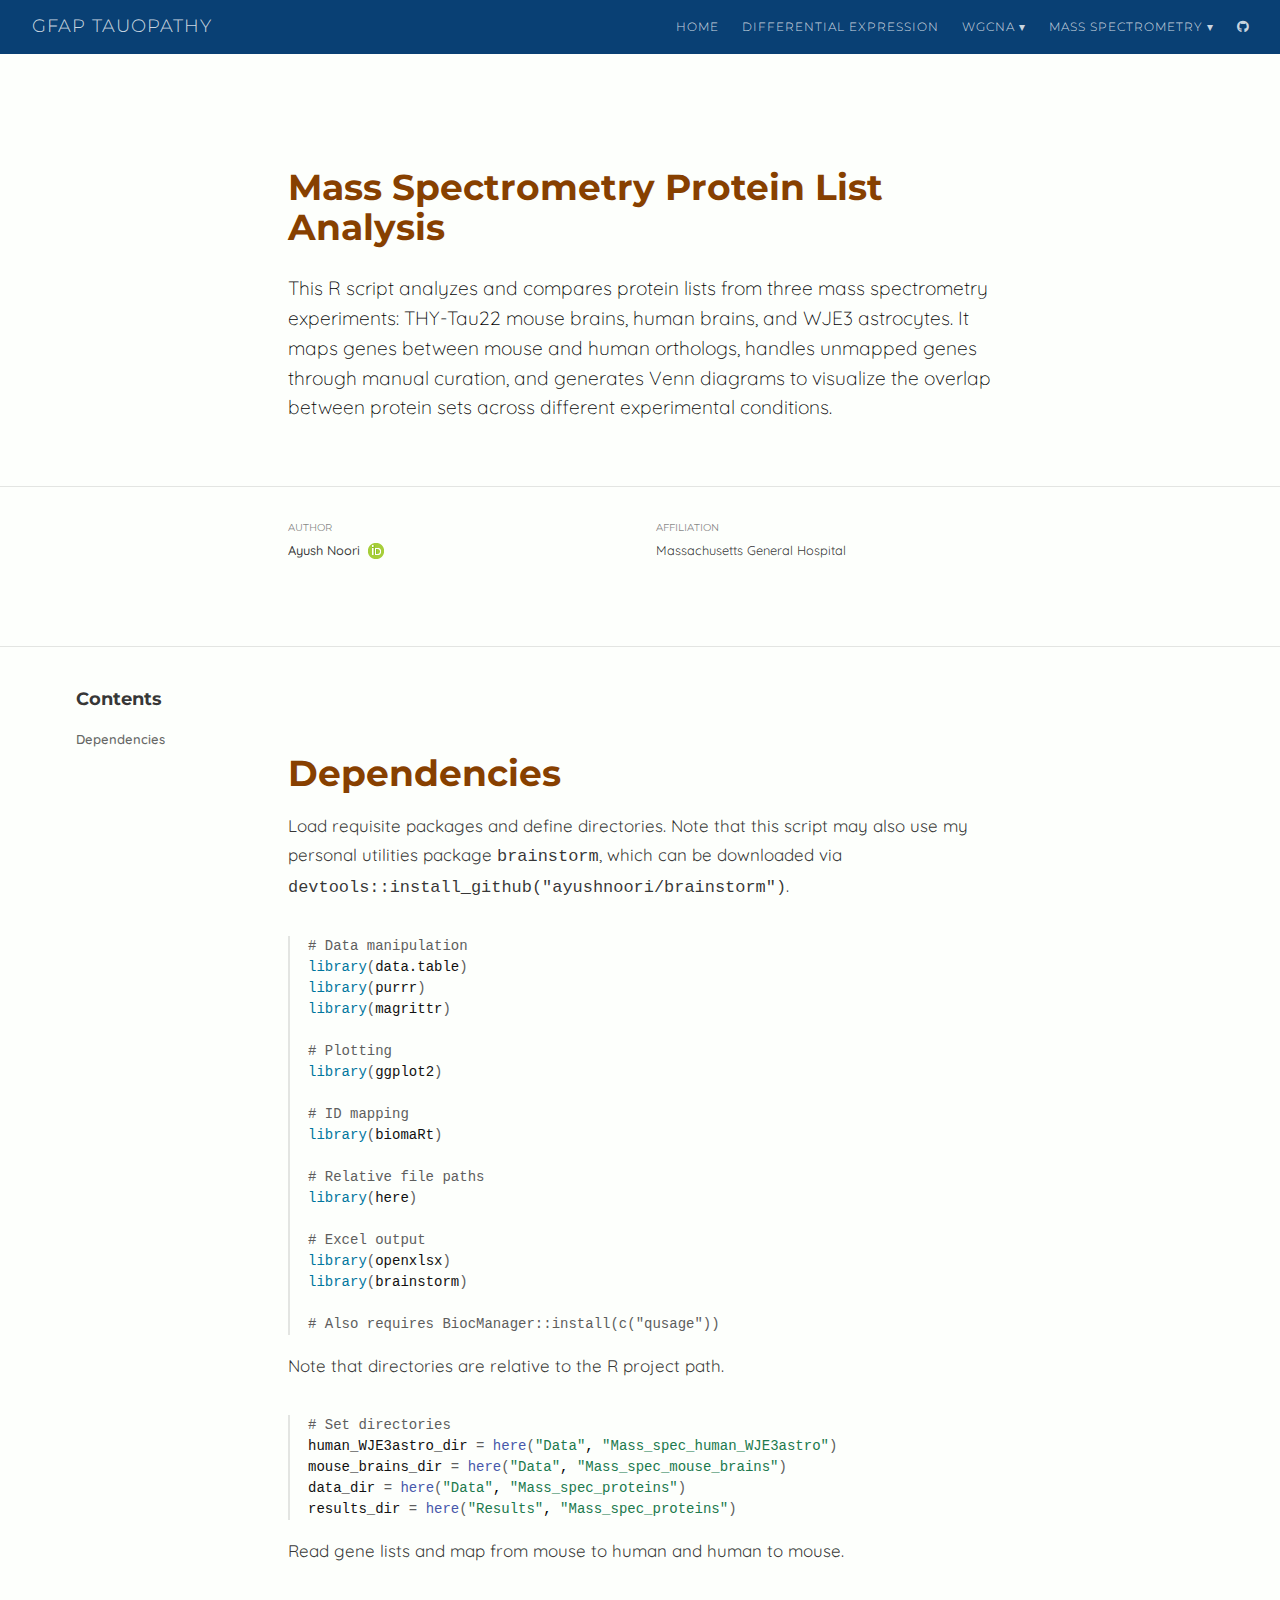
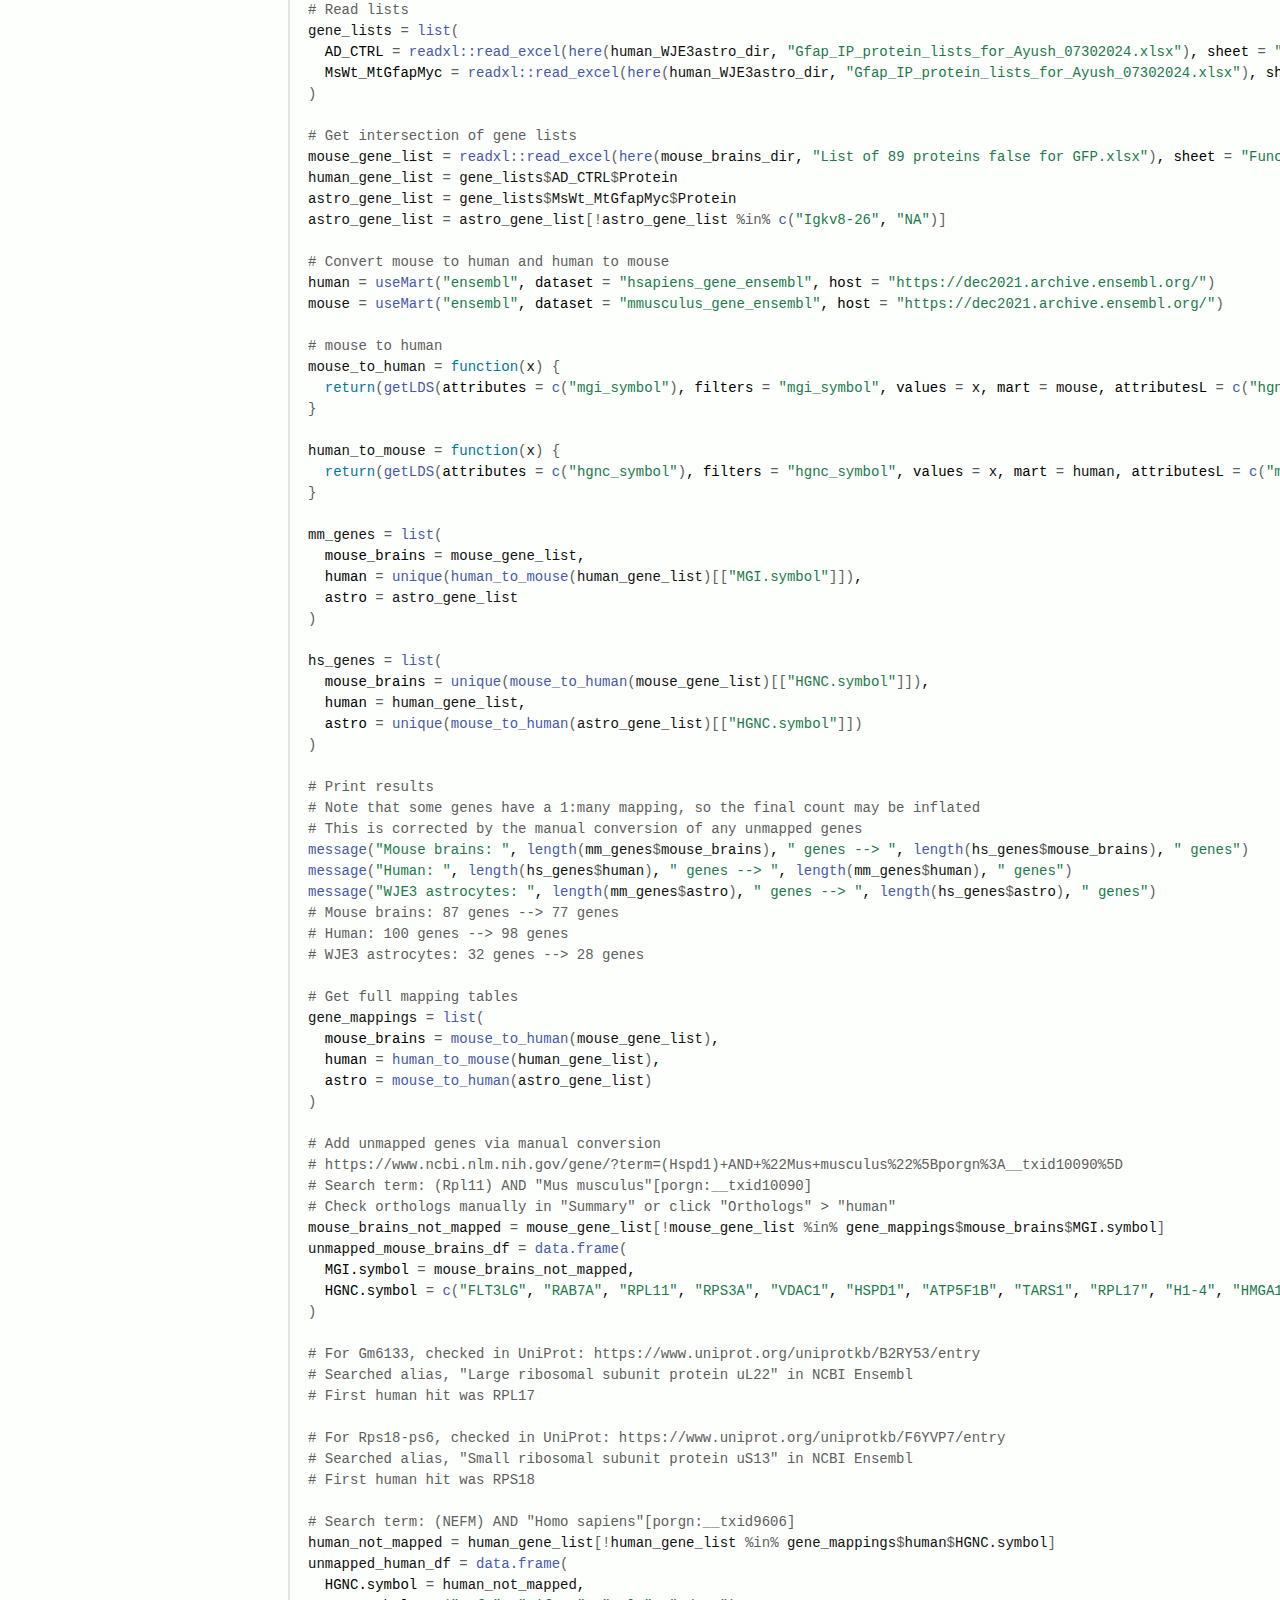
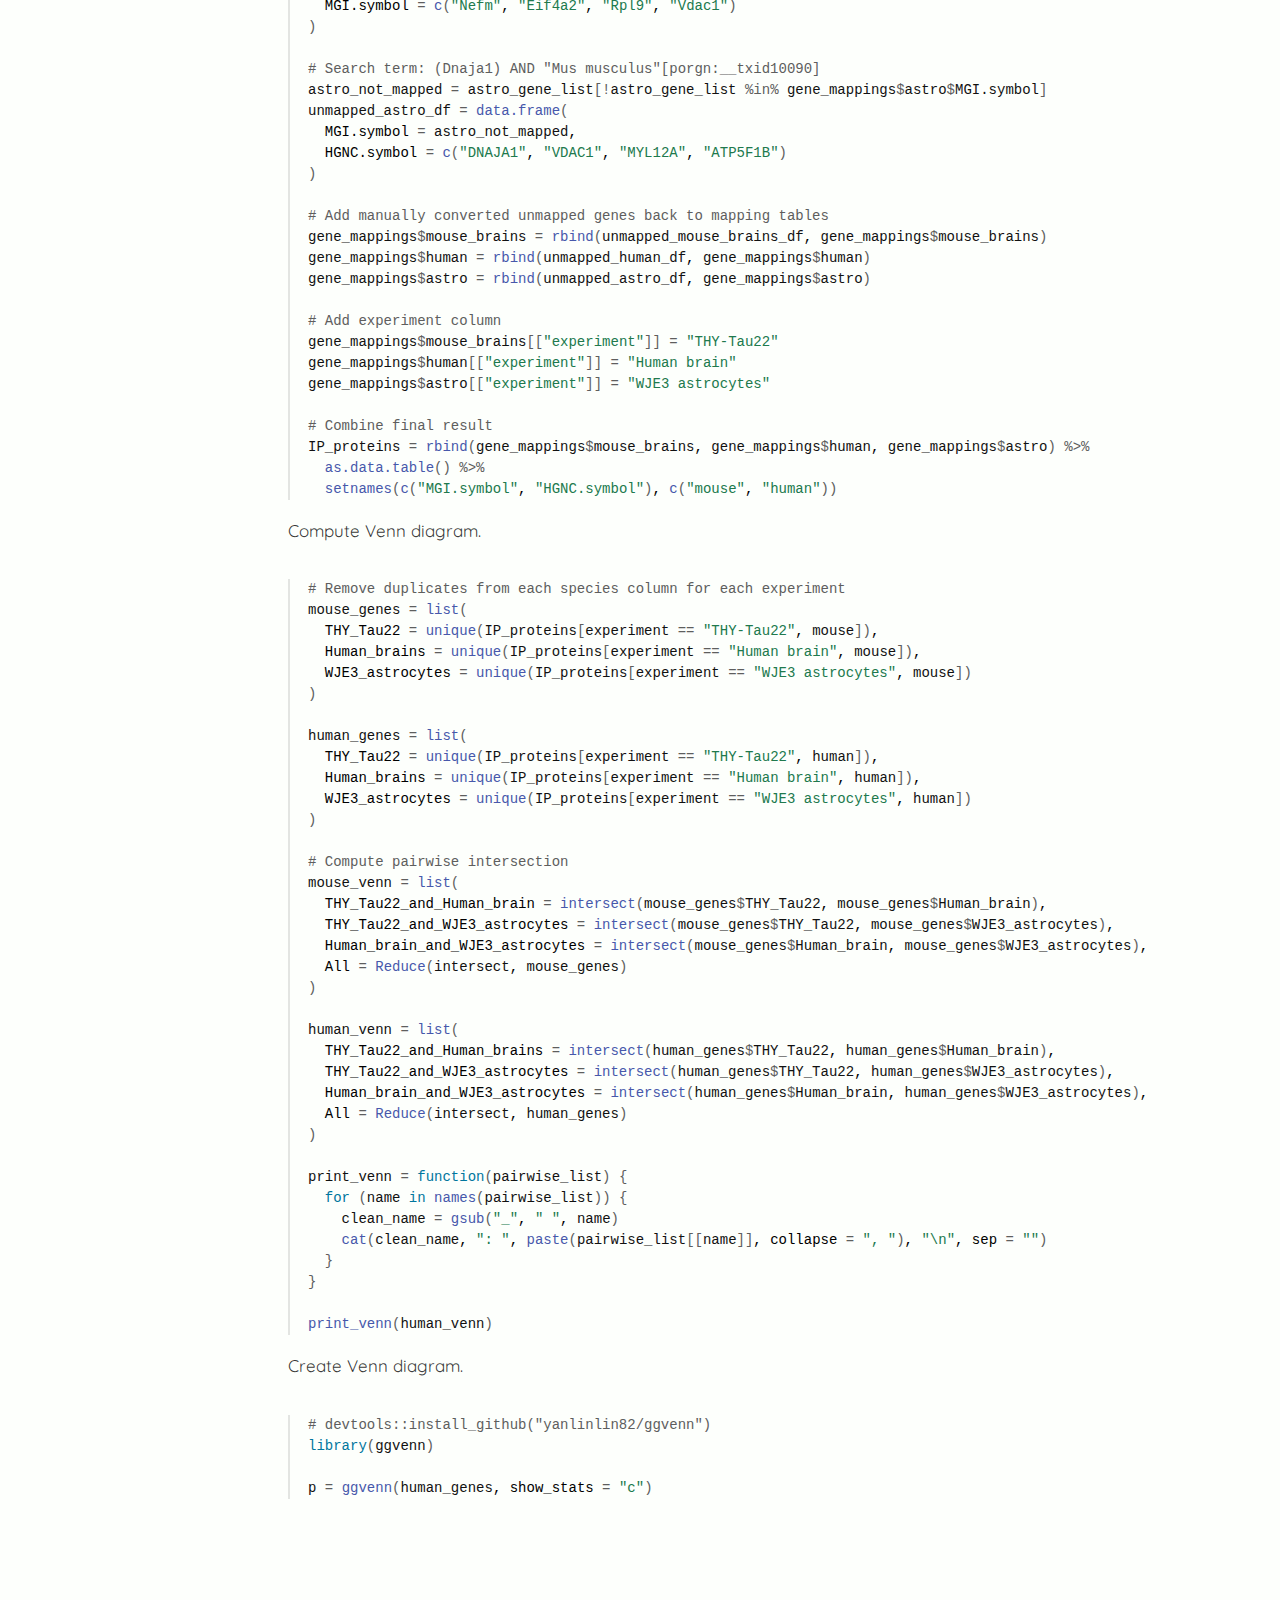
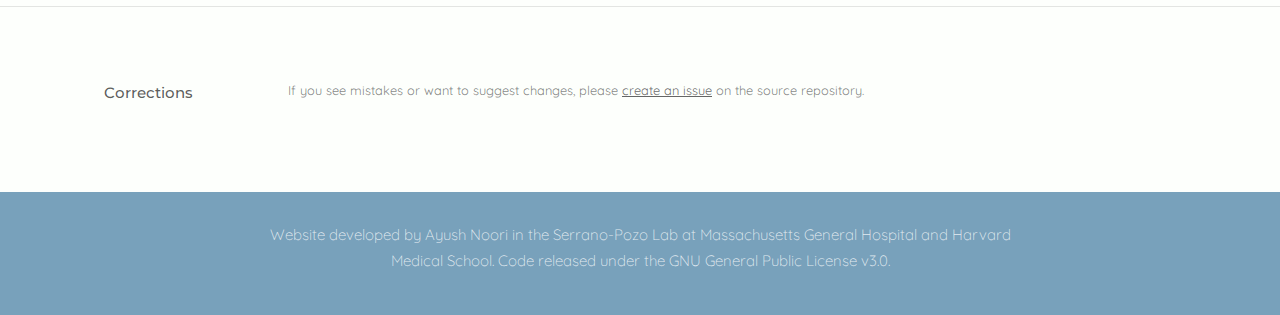
<file: docs/mass-spec-venn.html>
<!DOCTYPE html>

<html xmlns="http://www.w3.org/1999/xhtml" lang="" xml:lang="">

<head>
  <meta charset="utf-8"/>
  <meta name="viewport" content="width=device-width, initial-scale=1"/>
  <meta http-equiv="X-UA-Compatible" content="IE=Edge,chrome=1"/>
  <meta name="generator" content="distill" />

  <style type="text/css">
  /* Hide doc at startup (prevent jankiness while JS renders/transforms) */
  body {
    visibility: hidden;
  }
  </style>

 <!--radix_placeholder_import_source-->
 <!--/radix_placeholder_import_source-->

<style type="text/css">code{white-space: pre;}</style>
<style type="text/css" data-origin="pandoc">
pre > code.sourceCode { white-space: pre; position: relative; }
pre > code.sourceCode > span { line-height: 1.25; }
pre > code.sourceCode > span:empty { height: 1.2em; }
.sourceCode { overflow: visible; }
code.sourceCode > span { color: inherit; text-decoration: inherit; }
div.sourceCode { margin: 1em 0; }
pre.sourceCode { margin: 0; }
@media screen {
div.sourceCode { overflow: auto; }
}
@media print {
pre > code.sourceCode { white-space: pre-wrap; }
pre > code.sourceCode > span { text-indent: -5em; padding-left: 5em; }
}
pre.numberSource code
  { counter-reset: source-line 0; }
pre.numberSource code > span
  { position: relative; left: -4em; counter-increment: source-line; }
pre.numberSource code > span > a:first-child::before
  { content: counter(source-line);
    position: relative; left: -1em; text-align: right; vertical-align: baseline;
    border: none; display: inline-block;
    -webkit-touch-callout: none; -webkit-user-select: none;
    -khtml-user-select: none; -moz-user-select: none;
    -ms-user-select: none; user-select: none;
    padding: 0 4px; width: 4em;
    color: #aaaaaa;
  }
pre.numberSource { margin-left: 3em; border-left: 1px solid #aaaaaa;  padding-left: 4px; }
div.sourceCode
  { color: #00769e; background-color: #f1f3f5; }
@media screen {
pre > code.sourceCode > span > a:first-child::before { text-decoration: underline; }
}
code span { color: #00769e; } /* Normal */
code span.al { color: #ad0000; } /* Alert */
code span.an { color: #5e5e5e; } /* Annotation */
code span.at { color: #657422; } /* Attribute */
code span.bn { color: #ad0000; } /* BaseN */
code span.bu { } /* BuiltIn */
code span.cf { color: #00769e; } /* ControlFlow */
code span.ch { color: #20794d; } /* Char */
code span.cn { color: #8f5902; } /* Constant */
code span.co { color: #5e5e5e; } /* Comment */
code span.cv { color: #5e5e5e; font-style: italic; } /* CommentVar */
code span.do { color: #5e5e5e; font-style: italic; } /* Documentation */
code span.dt { color: #ad0000; } /* DataType */
code span.dv { color: #ad0000; } /* DecVal */
code span.er { color: #ad0000; } /* Error */
code span.ex { } /* Extension */
code span.fl { color: #ad0000; } /* Float */
code span.fu { color: #4758ab; } /* Function */
code span.im { } /* Import */
code span.in { color: #5e5e5e; } /* Information */
code span.kw { color: #00769e; } /* Keyword */
code span.op { color: #5e5e5e; } /* Operator */
code span.ot { color: #00769e; } /* Other */
code span.pp { color: #ad0000; } /* Preprocessor */
code span.sc { color: #5e5e5e; } /* SpecialChar */
code span.ss { color: #20794d; } /* SpecialString */
code span.st { color: #20794d; } /* String */
code span.va { color: #111111; } /* Variable */
code span.vs { color: #20794d; } /* VerbatimString */
code span.wa { color: #5e5e5e; font-style: italic; } /* Warning */
</style>


  <!--radix_placeholder_meta_tags-->
  <title>GFAP Tauopathy: Mass Spectrometry Protein List Analysis</title>

  <meta property="description" itemprop="description" content="This R script analyzes and compares protein lists from three mass spectrometry experiments: THY-Tau22 mouse brains, human brains, and WJE3 astrocytes. It maps genes between mouse and human orthologs, handles unmapped genes through manual curation, and generates Venn diagrams to visualize the overlap between protein sets across different experimental conditions."/>

  <link rel="icon" type="image/vnd.microsoft.icon" href="images/favicon.ico"/>

  <meta name="article:author" content="Ayush Noori"/>

  <!--  https://developers.facebook.com/docs/sharing/webmasters#markup -->
  <meta property="og:title" content="GFAP Tauopathy: Mass Spectrometry Protein List Analysis"/>
  <meta property="og:type" content="article"/>
  <meta property="og:description" content="This R script analyzes and compares protein lists from three mass spectrometry experiments: THY-Tau22 mouse brains, human brains, and WJE3 astrocytes. It maps genes between mouse and human orthologs, handles unmapped genes through manual curation, and generates Venn diagrams to visualize the overlap between protein sets across different experimental conditions."/>
  <meta property="og:locale" content="en_US"/>
  <meta property="og:site_name" content="GFAP Tauopathy"/>

  <!--  https://dev.twitter.com/cards/types/summary -->
  <meta property="twitter:card" content="summary"/>
  <meta property="twitter:title" content="GFAP Tauopathy: Mass Spectrometry Protein List Analysis"/>
  <meta property="twitter:description" content="This R script analyzes and compares protein lists from three mass spectrometry experiments: THY-Tau22 mouse brains, human brains, and WJE3 astrocytes. It maps genes between mouse and human orthologs, handles unmapped genes through manual curation, and generates Venn diagrams to visualize the overlap between protein sets across different experimental conditions."/>

  <!--/radix_placeholder_meta_tags-->
  <!--radix_placeholder_rmarkdown_metadata-->

  <script type="text/json" id="radix-rmarkdown-metadata">
  {"type":"list","attributes":{"names":{"type":"character","attributes":{},"value":["title","description","author","output"]}},"value":[{"type":"character","attributes":{},"value":["Mass Spectrometry Protein List Analysis"]},{"type":"character","attributes":{},"value":["This R script analyzes and compares protein lists from three mass spectrometry experiments: THY-Tau22 mouse brains, human brains, and WJE3 astrocytes. It maps genes between mouse and human orthologs, handles unmapped genes through manual curation, and generates Venn diagrams to visualize the overlap between protein sets across different experimental conditions.\n"]},{"type":"list","attributes":{},"value":[{"type":"list","attributes":{"names":{"type":"character","attributes":{},"value":["first_name","last_name","url","affiliation","affiliation_url","orcid_id"]}},"value":[{"type":"character","attributes":{},"value":["Ayush"]},{"type":"character","attributes":{},"value":["Noori"]},{"type":"character","attributes":{},"value":["https://www.github.com/ayushnoori"]},{"type":"character","attributes":{},"value":["Massachusetts General Hospital"]},{"type":"character","attributes":{},"value":["https://www.serranopozolab.org"]},{"type":"character","attributes":{},"value":["0000-0003-1420-1236"]}]}]},{"type":"list","attributes":{"names":{"type":"character","attributes":{},"value":["distill::distill_article"]}},"value":[{"type":"list","attributes":{"names":{"type":"character","attributes":{},"value":["toc"]}},"value":[{"type":"logical","attributes":{},"value":[true]}]}]}]}
  </script>
  <!--/radix_placeholder_rmarkdown_metadata-->
  <!--radix_placeholder_navigation_in_header-->
  <meta name="distill:offset" content=""/>

  <script type="application/javascript">

    window.headroom_prevent_pin = false;

    window.document.addEventListener("DOMContentLoaded", function (event) {

      // initialize headroom for banner
      var header = $('header').get(0);
      var headerHeight = header.offsetHeight;
      var headroom = new Headroom(header, {
        tolerance: 5,
        onPin : function() {
          if (window.headroom_prevent_pin) {
            window.headroom_prevent_pin = false;
            headroom.unpin();
          }
        }
      });
      headroom.init();
      if(window.location.hash)
        headroom.unpin();
      $(header).addClass('headroom--transition');

      // offset scroll location for banner on hash change
      // (see: https://github.com/WickyNilliams/headroom.js/issues/38)
      window.addEventListener("hashchange", function(event) {
        window.scrollTo(0, window.pageYOffset - (headerHeight + 25));
      });

      // responsive menu
      $('.distill-site-header').each(function(i, val) {
        var topnav = $(this);
        var toggle = topnav.find('.nav-toggle');
        toggle.on('click', function() {
          topnav.toggleClass('responsive');
        });
      });

      // nav dropdowns
      $('.nav-dropbtn').click(function(e) {
        $(this).next('.nav-dropdown-content').toggleClass('nav-dropdown-active');
        $(this).parent().siblings('.nav-dropdown')
           .children('.nav-dropdown-content').removeClass('nav-dropdown-active');
      });
      $("body").click(function(e){
        $('.nav-dropdown-content').removeClass('nav-dropdown-active');
      });
      $(".nav-dropdown").click(function(e){
        e.stopPropagation();
      });
    });
  </script>

  <style type="text/css">

  /* Theme (user-documented overrideables for nav appearance) */

  .distill-site-nav {
    color: rgba(255, 255, 255, 0.8);
    background-color: #0F2E3D;
    font-size: 15px;
    font-weight: 300;
  }

  .distill-site-nav a {
    color: inherit;
    text-decoration: none;
  }

  .distill-site-nav a:hover {
    color: white;
  }

  @media print {
    .distill-site-nav {
      display: none;
    }
  }

  .distill-site-header {

  }

  .distill-site-footer {

  }


  /* Site Header */

  .distill-site-header {
    width: 100%;
    box-sizing: border-box;
    z-index: 3;
  }

  .distill-site-header .nav-left {
    display: inline-block;
    margin-left: 8px;
  }

  @media screen and (max-width: 768px) {
    .distill-site-header .nav-left {
      margin-left: 0;
    }
  }


  .distill-site-header .nav-right {
    float: right;
    margin-right: 8px;
  }

  .distill-site-header a,
  .distill-site-header .title {
    display: inline-block;
    text-align: center;
    padding: 14px 10px 14px 10px;
  }

  .distill-site-header .title {
    font-size: 18px;
    min-width: 150px;
  }

  .distill-site-header .logo {
    padding: 0;
  }

  .distill-site-header .logo img {
    display: none;
    max-height: 20px;
    width: auto;
    margin-bottom: -4px;
  }

  .distill-site-header .nav-image img {
    max-height: 18px;
    width: auto;
    display: inline-block;
    margin-bottom: -3px;
  }



  @media screen and (min-width: 1000px) {
    .distill-site-header .logo img {
      display: inline-block;
    }
    .distill-site-header .nav-left {
      margin-left: 20px;
    }
    .distill-site-header .nav-right {
      margin-right: 20px;
    }
    .distill-site-header .title {
      padding-left: 12px;
    }
  }


  .distill-site-header .nav-toggle {
    display: none;
  }

  .nav-dropdown {
    display: inline-block;
    position: relative;
  }

  .nav-dropdown .nav-dropbtn {
    border: none;
    outline: none;
    color: rgba(255, 255, 255, 0.8);
    padding: 16px 10px;
    background-color: transparent;
    font-family: inherit;
    font-size: inherit;
    font-weight: inherit;
    margin: 0;
    margin-top: 1px;
    z-index: 2;
  }

  .nav-dropdown-content {
    display: none;
    position: absolute;
    background-color: white;
    min-width: 200px;
    border: 1px solid rgba(0,0,0,0.15);
    border-radius: 4px;
    box-shadow: 0px 8px 16px 0px rgba(0,0,0,0.1);
    z-index: 1;
    margin-top: 2px;
    white-space: nowrap;
    padding-top: 4px;
    padding-bottom: 4px;
  }

  .nav-dropdown-content hr {
    margin-top: 4px;
    margin-bottom: 4px;
    border: none;
    border-bottom: 1px solid rgba(0, 0, 0, 0.1);
  }

  .nav-dropdown-active {
    display: block;
  }

  .nav-dropdown-content a, .nav-dropdown-content .nav-dropdown-header {
    color: black;
    padding: 6px 24px;
    text-decoration: none;
    display: block;
    text-align: left;
  }

  .nav-dropdown-content .nav-dropdown-header {
    display: block;
    padding: 5px 24px;
    padding-bottom: 0;
    text-transform: uppercase;
    font-size: 14px;
    color: #999999;
    white-space: nowrap;
  }

  .nav-dropdown:hover .nav-dropbtn {
    color: white;
  }

  .nav-dropdown-content a:hover {
    background-color: #ddd;
    color: black;
  }

  .nav-right .nav-dropdown-content {
    margin-left: -45%;
    right: 0;
  }

  @media screen and (max-width: 768px) {
    .distill-site-header a, .distill-site-header .nav-dropdown  {display: none;}
    .distill-site-header a.nav-toggle {
      float: right;
      display: block;
    }
    .distill-site-header .title {
      margin-left: 0;
    }
    .distill-site-header .nav-right {
      margin-right: 0;
    }
    .distill-site-header {
      overflow: hidden;
    }
    .nav-right .nav-dropdown-content {
      margin-left: 0;
    }
  }


  @media screen and (max-width: 768px) {
    .distill-site-header.responsive {position: relative; min-height: 500px; }
    .distill-site-header.responsive a.nav-toggle {
      position: absolute;
      right: 0;
      top: 0;
    }
    .distill-site-header.responsive a,
    .distill-site-header.responsive .nav-dropdown {
      display: block;
      text-align: left;
    }
    .distill-site-header.responsive .nav-left,
    .distill-site-header.responsive .nav-right {
      width: 100%;
    }
    .distill-site-header.responsive .nav-dropdown {float: none;}
    .distill-site-header.responsive .nav-dropdown-content {position: relative;}
    .distill-site-header.responsive .nav-dropdown .nav-dropbtn {
      display: block;
      width: 100%;
      text-align: left;
    }
  }

  /* Site Footer */

  .distill-site-footer {
    width: 100%;
    overflow: hidden;
    box-sizing: border-box;
    z-index: 3;
    margin-top: 30px;
    padding-top: 30px;
    padding-bottom: 30px;
    text-align: center;
  }

  /* Headroom */

  d-title {
    padding-top: 6rem;
  }

  @media print {
    d-title {
      padding-top: 4rem;
    }
  }

  .headroom {
    z-index: 1000;
    position: fixed;
    top: 0;
    left: 0;
    right: 0;
  }

  .headroom--transition {
    transition: all .4s ease-in-out;
  }

  .headroom--unpinned {
    top: -100px;
  }

  .headroom--pinned {
    top: 0;
  }

  /* adjust viewport for navbar height */
  /* helps vertically center bootstrap (non-distill) content */
  .min-vh-100 {
    min-height: calc(100vh - 100px) !important;
  }

  </style>

  <script src="site_libs/jquery-3.6.0/jquery-3.6.0.min.js"></script>
  <link href="site_libs/font-awesome-6.4.2/css/all.min.css" rel="stylesheet"/>
  <link href="site_libs/font-awesome-6.4.2/css/v4-shims.min.css" rel="stylesheet"/>
  <script src="site_libs/headroom-0.9.4/headroom.min.js"></script>
  <!--/radix_placeholder_navigation_in_header-->
  <!--radix_placeholder_distill-->

  <style type="text/css">

  body {
    background-color: white;
  }

  .pandoc-table {
    width: 100%;
  }

  .pandoc-table>caption {
    margin-bottom: 10px;
  }

  .pandoc-table th:not([align]) {
    text-align: left;
  }

  .pagedtable-footer {
    font-size: 15px;
  }

  d-byline .byline {
    grid-template-columns: 2fr 2fr;
  }

  d-byline .byline h3 {
    margin-block-start: 1.5em;
  }

  d-byline .byline .authors-affiliations h3 {
    margin-block-start: 0.5em;
  }

  .authors-affiliations .orcid-id {
    width: 16px;
    height:16px;
    margin-left: 4px;
    margin-right: 4px;
    vertical-align: middle;
    padding-bottom: 2px;
  }

  d-title .dt-tags {
    margin-top: 1em;
    grid-column: text;
  }

  .dt-tags .dt-tag {
    text-decoration: none;
    display: inline-block;
    color: rgba(0,0,0,0.6);
    padding: 0em 0.4em;
    margin-right: 0.5em;
    margin-bottom: 0.4em;
    font-size: 70%;
    border: 1px solid rgba(0,0,0,0.2);
    border-radius: 3px;
    text-transform: uppercase;
    font-weight: 500;
  }

  d-article table.gt_table td,
  d-article table.gt_table th {
    border-bottom: none;
    font-size: 100%;
  }

  .html-widget {
    margin-bottom: 2.0em;
  }

  .l-screen-inset {
    padding-right: 16px;
  }

  .l-screen .caption {
    margin-left: 10px;
  }

  .shaded {
    background: rgb(247, 247, 247);
    padding-top: 20px;
    padding-bottom: 20px;
    border-top: 1px solid rgba(0, 0, 0, 0.1);
    border-bottom: 1px solid rgba(0, 0, 0, 0.1);
  }

  .shaded .html-widget {
    margin-bottom: 0;
    border: 1px solid rgba(0, 0, 0, 0.1);
  }

  .shaded .shaded-content {
    background: white;
  }

  .text-output {
    margin-top: 0;
    line-height: 1.5em;
  }

  .hidden {
    display: none !important;
  }

  hr.section-separator {
    border: none;
    border-top: 1px solid rgba(0, 0, 0, 0.1);
    margin: 0px;
  }


  d-byline {
    border-top: none;
  }

  d-article {
    padding-top: 2.5rem;
    padding-bottom: 30px;
    border-top: none;
  }

  d-appendix {
    padding-top: 30px;
  }

  d-article>p>img {
    width: 100%;
  }

  d-article h2 {
    margin: 1rem 0 1.5rem 0;
  }

  d-article h3 {
    margin-top: 1.5rem;
  }

  d-article iframe {
    border: 1px solid rgba(0, 0, 0, 0.1);
    margin-bottom: 2.0em;
    width: 100%;
  }

  /* Tweak code blocks */

  d-article div.sourceCode code,
  d-article pre code {
    font-family: Consolas, Monaco, 'Andale Mono', 'Ubuntu Mono', monospace;
  }

  d-article pre,
  d-article div.sourceCode,
  d-article div.sourceCode pre {
    overflow: auto;
  }

  d-article div.sourceCode {
    background-color: white;
  }

  d-article div.sourceCode pre {
    padding-left: 10px;
    font-size: 12px;
    border-left: 2px solid rgba(0,0,0,0.1);
  }

  d-article pre {
    font-size: 12px;
    color: black;
    background: none;
    margin-top: 0;
    text-align: left;
    white-space: pre;
    word-spacing: normal;
    word-break: normal;
    word-wrap: normal;
    line-height: 1.5;

    -moz-tab-size: 4;
    -o-tab-size: 4;
    tab-size: 4;

    -webkit-hyphens: none;
    -moz-hyphens: none;
    -ms-hyphens: none;
    hyphens: none;
  }

  d-article pre a {
    border-bottom: none;
  }

  d-article pre a:hover {
    border-bottom: none;
    text-decoration: underline;
  }

  d-article details {
    grid-column: text;
    margin-bottom: 0.8em;
  }

  @media(min-width: 768px) {

  d-article pre,
  d-article div.sourceCode,
  d-article div.sourceCode pre {
    overflow: visible !important;
  }

  d-article div.sourceCode pre {
    padding-left: 18px;
    font-size: 14px;
  }

  /* tweak for Pandoc numbered line within distill */
  d-article pre.numberSource code > span {
      left: -2em;
  }

  d-article pre {
    font-size: 14px;
  }

  }

  figure img.external {
    background: white;
    border: 1px solid rgba(0, 0, 0, 0.1);
    box-shadow: 0 1px 8px rgba(0, 0, 0, 0.1);
    padding: 18px;
    box-sizing: border-box;
  }

  /* CSS for d-contents */

  .d-contents {
    grid-column: text;
    color: rgba(0,0,0,0.8);
    font-size: 0.9em;
    padding-bottom: 1em;
    margin-bottom: 1em;
    padding-bottom: 0.5em;
    margin-bottom: 1em;
    padding-left: 0.25em;
    justify-self: start;
  }

  @media(min-width: 1000px) {
    .d-contents.d-contents-float {
      height: 0;
      grid-column-start: 1;
      grid-column-end: 4;
      justify-self: center;
      padding-right: 3em;
      padding-left: 2em;
    }
  }

  .d-contents nav h3 {
    font-size: 18px;
    margin-top: 0;
    margin-bottom: 1em;
  }

  .d-contents li {
    list-style-type: none
  }

  .d-contents nav > ul {
    padding-left: 0;
  }

  .d-contents ul {
    padding-left: 1em
  }

  .d-contents nav ul li {
    margin-top: 0.6em;
    margin-bottom: 0.2em;
  }

  .d-contents nav a {
    font-size: 13px;
    border-bottom: none;
    text-decoration: none
    color: rgba(0, 0, 0, 0.8);
  }

  .d-contents nav a:hover {
    text-decoration: underline solid rgba(0, 0, 0, 0.6)
  }

  .d-contents nav > ul > li > a {
    font-weight: 600;
  }

  .d-contents nav > ul > li > ul {
    font-weight: inherit;
  }

  .d-contents nav > ul > li > ul > li {
    margin-top: 0.2em;
  }


  .d-contents nav ul {
    margin-top: 0;
    margin-bottom: 0.25em;
  }

  .d-article-with-toc h2:nth-child(2) {
    margin-top: 0;
  }


  /* Figure */

  .figure {
    position: relative;
    margin-bottom: 2.5em;
    margin-top: 1.5em;
  }

  .figure .caption {
    color: rgba(0, 0, 0, 0.6);
    font-size: 12px;
    line-height: 1.5em;
  }

  .figure img.external {
    background: white;
    border: 1px solid rgba(0, 0, 0, 0.1);
    box-shadow: 0 1px 8px rgba(0, 0, 0, 0.1);
    padding: 18px;
    box-sizing: border-box;
  }

  .figure .caption a {
    color: rgba(0, 0, 0, 0.6);
  }

  .figure .caption b,
  .figure .caption strong, {
    font-weight: 600;
    color: rgba(0, 0, 0, 1.0);
  }

  /* Citations */

  d-article .citation {
    color: inherit;
    cursor: inherit;
  }

  div.hanging-indent{
    margin-left: 1em; text-indent: -1em;
  }

  /* Citation hover box */

  .tippy-box[data-theme~=light-border] {
    background-color: rgba(250, 250, 250, 0.95);
  }

  .tippy-content > p {
    margin-bottom: 0;
    padding: 2px;
  }


  /* Tweak 1000px media break to show more text */

  @media(min-width: 1000px) {
    .base-grid,
    distill-header,
    d-title,
    d-abstract,
    d-article,
    d-appendix,
    distill-appendix,
    d-byline,
    d-footnote-list,
    d-citation-list,
    distill-footer {
      grid-template-columns: [screen-start] 1fr [page-start kicker-start] 80px [middle-start] 50px [text-start kicker-end] 65px 65px 65px 65px 65px 65px 65px 65px [text-end gutter-start] 65px [middle-end] 65px [page-end gutter-end] 1fr [screen-end];
      grid-column-gap: 16px;
    }

    .grid {
      grid-column-gap: 16px;
    }

    d-article {
      font-size: 1.06rem;
      line-height: 1.7em;
    }
    figure .caption, .figure .caption, figure figcaption {
      font-size: 13px;
    }
  }

  @media(min-width: 1180px) {
    .base-grid,
    distill-header,
    d-title,
    d-abstract,
    d-article,
    d-appendix,
    distill-appendix,
    d-byline,
    d-footnote-list,
    d-citation-list,
    distill-footer {
      grid-template-columns: [screen-start] 1fr [page-start kicker-start] 60px [middle-start] 60px [text-start kicker-end] 60px 60px 60px 60px 60px 60px 60px 60px [text-end gutter-start] 60px [middle-end] 60px [page-end gutter-end] 1fr [screen-end];
      grid-column-gap: 32px;
    }

    .grid {
      grid-column-gap: 32px;
    }
  }


  /* Get the citation styles for the appendix (not auto-injected on render since
     we do our own rendering of the citation appendix) */

  d-appendix .citation-appendix,
  .d-appendix .citation-appendix {
    font-size: 11px;
    line-height: 15px;
    border-left: 1px solid rgba(0, 0, 0, 0.1);
    padding-left: 18px;
    border: 1px solid rgba(0,0,0,0.1);
    background: rgba(0, 0, 0, 0.02);
    padding: 10px 18px;
    border-radius: 3px;
    color: rgba(150, 150, 150, 1);
    overflow: hidden;
    margin-top: -12px;
    white-space: pre-wrap;
    word-wrap: break-word;
  }

  /* Include appendix styles here so they can be overridden */

  d-appendix {
    contain: layout style;
    font-size: 0.8em;
    line-height: 1.7em;
    margin-top: 60px;
    margin-bottom: 0;
    border-top: 1px solid rgba(0, 0, 0, 0.1);
    color: rgba(0,0,0,0.5);
    padding-top: 60px;
    padding-bottom: 48px;
  }

  d-appendix h3 {
    grid-column: page-start / text-start;
    font-size: 15px;
    font-weight: 500;
    margin-top: 1em;
    margin-bottom: 0;
    color: rgba(0,0,0,0.65);
  }

  d-appendix h3 + * {
    margin-top: 1em;
  }

  d-appendix ol {
    padding: 0 0 0 15px;
  }

  @media (min-width: 768px) {
    d-appendix ol {
      padding: 0 0 0 30px;
      margin-left: -30px;
    }
  }

  d-appendix li {
    margin-bottom: 1em;
  }

  d-appendix a {
    color: rgba(0, 0, 0, 0.6);
  }

  d-appendix > * {
    grid-column: text;
  }

  d-appendix > d-footnote-list,
  d-appendix > d-citation-list,
  d-appendix > distill-appendix {
    grid-column: screen;
  }

  /* Include footnote styles here so they can be overridden */

  d-footnote-list {
    contain: layout style;
  }

  d-footnote-list > * {
    grid-column: text;
  }

  d-footnote-list a.footnote-backlink {
    color: rgba(0,0,0,0.3);
    padding-left: 0.5em;
  }



  /* Anchor.js */

  .anchorjs-link {
    /*transition: all .25s linear; */
    text-decoration: none;
    border-bottom: none;
  }
  *:hover > .anchorjs-link {
    margin-left: -1.125em !important;
    text-decoration: none;
    border-bottom: none;
  }

  /* Social footer */

  .social_footer {
    margin-top: 30px;
    margin-bottom: 0;
    color: rgba(0,0,0,0.67);
  }

  .disqus-comments {
    margin-right: 30px;
  }

  .disqus-comment-count {
    border-bottom: 1px solid rgba(0, 0, 0, 0.4);
    cursor: pointer;
  }

  #disqus_thread {
    margin-top: 30px;
  }

  .article-sharing a {
    border-bottom: none;
    margin-right: 8px;
  }

  .article-sharing a:hover {
    border-bottom: none;
  }

  .sidebar-section.subscribe {
    font-size: 12px;
    line-height: 1.6em;
  }

  .subscribe p {
    margin-bottom: 0.5em;
  }


  .article-footer .subscribe {
    font-size: 15px;
    margin-top: 45px;
  }


  .sidebar-section.custom {
    font-size: 12px;
    line-height: 1.6em;
  }

  .custom p {
    margin-bottom: 0.5em;
  }

  /* Styles for listing layout (hide title) */
  .layout-listing d-title, .layout-listing .d-title {
    display: none;
  }

  /* Styles for posts lists (not auto-injected) */


  .posts-with-sidebar {
    padding-left: 45px;
    padding-right: 45px;
  }

  .posts-list .description h2,
  .posts-list .description p {
    font-family: -apple-system, BlinkMacSystemFont, "Segoe UI", Roboto, Oxygen, Ubuntu, Cantarell, "Fira Sans", "Droid Sans", "Helvetica Neue", Arial, sans-serif;
  }

  .posts-list .description h2 {
    font-weight: 700;
    border-bottom: none;
    padding-bottom: 0;
  }

  .posts-list h2.post-tag {
    border-bottom: 1px solid rgba(0, 0, 0, 0.2);
    padding-bottom: 12px;
  }
  .posts-list {
    margin-top: 60px;
    margin-bottom: 24px;
  }

  .posts-list .post-preview {
    text-decoration: none;
    overflow: hidden;
    display: block;
    border-bottom: 1px solid rgba(0, 0, 0, 0.1);
    padding: 24px 0;
  }

  .post-preview-last {
    border-bottom: none !important;
  }

  .posts-list .posts-list-caption {
    grid-column: screen;
    font-weight: 400;
  }

  .posts-list .post-preview h2 {
    margin: 0 0 6px 0;
    line-height: 1.2em;
    font-style: normal;
    font-size: 24px;
  }

  .posts-list .post-preview p {
    margin: 0 0 12px 0;
    line-height: 1.4em;
    font-size: 16px;
  }

  .posts-list .post-preview .thumbnail {
    box-sizing: border-box;
    margin-bottom: 24px;
    position: relative;
    max-width: 500px;
  }
  .posts-list .post-preview img {
    width: 100%;
    display: block;
  }

  .posts-list .metadata {
    font-size: 12px;
    line-height: 1.4em;
    margin-bottom: 18px;
  }

  .posts-list .metadata > * {
    display: inline-block;
  }

  .posts-list .metadata .publishedDate {
    margin-right: 2em;
  }

  .posts-list .metadata .dt-authors {
    display: block;
    margin-top: 0.3em;
    margin-right: 2em;
  }

  .posts-list .dt-tags {
    display: block;
    line-height: 1em;
  }

  .posts-list .dt-tags .dt-tag {
    display: inline-block;
    color: rgba(0,0,0,0.6);
    padding: 0.3em 0.4em;
    margin-right: 0.2em;
    margin-bottom: 0.4em;
    font-size: 60%;
    border: 1px solid rgba(0,0,0,0.2);
    border-radius: 3px;
    text-transform: uppercase;
    font-weight: 500;
  }

  .posts-list img {
    opacity: 1;
  }

  .posts-list img[data-src] {
    opacity: 0;
  }

  .posts-more {
    clear: both;
  }


  .posts-sidebar {
    font-size: 16px;
  }

  .posts-sidebar h3 {
    font-size: 16px;
    margin-top: 0;
    margin-bottom: 0.5em;
    font-weight: 400;
    text-transform: uppercase;
  }

  .sidebar-section {
    margin-bottom: 30px;
  }

  .categories ul {
    list-style-type: none;
    margin: 0;
    padding: 0;
  }

  .categories li {
    color: rgba(0, 0, 0, 0.8);
    margin-bottom: 0;
  }

  .categories li>a {
    border-bottom: none;
  }

  .categories li>a:hover {
    border-bottom: 1px solid rgba(0, 0, 0, 0.4);
  }

  .categories .active {
    font-weight: 600;
  }

  .categories .category-count {
    color: rgba(0, 0, 0, 0.4);
  }


  @media(min-width: 768px) {
    .posts-list .post-preview h2 {
      font-size: 26px;
    }
    .posts-list .post-preview .thumbnail {
      float: right;
      width: 30%;
      margin-bottom: 0;
    }
    .posts-list .post-preview .description {
      float: left;
      width: 45%;
    }
    .posts-list .post-preview .metadata {
      float: left;
      width: 20%;
      margin-top: 8px;
    }
    .posts-list .post-preview p {
      margin: 0 0 12px 0;
      line-height: 1.5em;
      font-size: 16px;
    }
    .posts-with-sidebar .posts-list {
      float: left;
      width: 75%;
    }
    .posts-with-sidebar .posts-sidebar {
      float: right;
      width: 20%;
      margin-top: 60px;
      padding-top: 24px;
      padding-bottom: 24px;
    }
  }


  /* Improve display for browsers without grid (IE/Edge <= 15) */

  .downlevel {
    line-height: 1.6em;
    font-family: -apple-system, BlinkMacSystemFont, "Segoe UI", Roboto, Oxygen, Ubuntu, Cantarell, "Fira Sans", "Droid Sans", "Helvetica Neue", Arial, sans-serif;
    margin: 0;
  }

  .downlevel .d-title {
    padding-top: 6rem;
    padding-bottom: 1.5rem;
  }

  .downlevel .d-title h1 {
    font-size: 50px;
    font-weight: 700;
    line-height: 1.1em;
    margin: 0 0 0.5rem;
  }

  .downlevel .d-title p {
    font-weight: 300;
    font-size: 1.2rem;
    line-height: 1.55em;
    margin-top: 0;
  }

  .downlevel .d-byline {
    padding-top: 0.8em;
    padding-bottom: 0.8em;
    font-size: 0.8rem;
    line-height: 1.8em;
  }

  .downlevel .section-separator {
    border: none;
    border-top: 1px solid rgba(0, 0, 0, 0.1);
  }

  .downlevel .d-article {
    font-size: 1.06rem;
    line-height: 1.7em;
    padding-top: 1rem;
    padding-bottom: 2rem;
  }


  .downlevel .d-appendix {
    padding-left: 0;
    padding-right: 0;
    max-width: none;
    font-size: 0.8em;
    line-height: 1.7em;
    margin-bottom: 0;
    color: rgba(0,0,0,0.5);
    padding-top: 40px;
    padding-bottom: 48px;
  }

  .downlevel .footnotes ol {
    padding-left: 13px;
  }

  .downlevel .base-grid,
  .downlevel .distill-header,
  .downlevel .d-title,
  .downlevel .d-abstract,
  .downlevel .d-article,
  .downlevel .d-appendix,
  .downlevel .distill-appendix,
  .downlevel .d-byline,
  .downlevel .d-footnote-list,
  .downlevel .d-citation-list,
  .downlevel .distill-footer,
  .downlevel .appendix-bottom,
  .downlevel .posts-container {
    padding-left: 40px;
    padding-right: 40px;
  }

  @media(min-width: 768px) {
    .downlevel .base-grid,
    .downlevel .distill-header,
    .downlevel .d-title,
    .downlevel .d-abstract,
    .downlevel .d-article,
    .downlevel .d-appendix,
    .downlevel .distill-appendix,
    .downlevel .d-byline,
    .downlevel .d-footnote-list,
    .downlevel .d-citation-list,
    .downlevel .distill-footer,
    .downlevel .appendix-bottom,
    .downlevel .posts-container {
    padding-left: 150px;
    padding-right: 150px;
    max-width: 900px;
  }
  }

  .downlevel pre code {
    display: block;
    border-left: 2px solid rgba(0, 0, 0, .1);
    padding: 0 0 0 20px;
    font-size: 14px;
  }

  .downlevel code, .downlevel pre {
    color: black;
    background: none;
    font-family: Consolas, Monaco, 'Andale Mono', 'Ubuntu Mono', monospace;
    text-align: left;
    white-space: pre;
    word-spacing: normal;
    word-break: normal;
    word-wrap: normal;
    line-height: 1.5;

    -moz-tab-size: 4;
    -o-tab-size: 4;
    tab-size: 4;

    -webkit-hyphens: none;
    -moz-hyphens: none;
    -ms-hyphens: none;
    hyphens: none;
  }

  .downlevel .posts-list .post-preview {
    color: inherit;
  }



  </style>

  <script type="application/javascript">

  function is_downlevel_browser() {
    if (bowser.isUnsupportedBrowser({ msie: "12", msedge: "16"},
                                   window.navigator.userAgent)) {
      return true;
    } else {
      return window.load_distill_framework === undefined;
    }
  }

  // show body when load is complete
  function on_load_complete() {

    // add anchors
    if (window.anchors) {
      window.anchors.options.placement = 'left';
      window.anchors.add('d-article > h2, d-article > h3, d-article > h4, d-article > h5');
    }


    // set body to visible
    document.body.style.visibility = 'visible';

    // force redraw for leaflet widgets
    if (window.HTMLWidgets) {
      var maps = window.HTMLWidgets.findAll(".leaflet");
      $.each(maps, function(i, el) {
        var map = this.getMap();
        map.invalidateSize();
        map.eachLayer(function(layer) {
          if (layer instanceof L.TileLayer)
            layer.redraw();
        });
      });
    }

    // trigger 'shown' so htmlwidgets resize
    $('d-article').trigger('shown');
  }

  function init_distill() {

    init_common();

    // create front matter
    var front_matter = $('<d-front-matter></d-front-matter>');
    $('#distill-front-matter').wrap(front_matter);

    // create d-title
    $('.d-title').changeElementType('d-title');

    // separator
    var separator = '<hr class="section-separator" style="clear: both"/>';
    // prepend separator above appendix
    $('.d-byline').before(separator);
    $('.d-article').before(separator);

    // create d-byline
    var byline = $('<d-byline></d-byline>');
    $('.d-byline').replaceWith(byline);

    // create d-article
    var article = $('<d-article></d-article>');
    $('.d-article').wrap(article).children().unwrap();

    // move posts container into article
    $('.posts-container').appendTo($('d-article'));

    // create d-appendix
    $('.d-appendix').changeElementType('d-appendix');

    // flag indicating that we have appendix items
    var appendix = $('.appendix-bottom').children('h3').length > 0;

    // replace footnotes with <d-footnote>
    $('.footnote-ref').each(function(i, val) {
      appendix = true;
      var href = $(this).attr('href');
      var id = href.replace('#', '');
      var fn = $('#' + id);
      var fn_p = $('#' + id + '>p');
      fn_p.find('.footnote-back').remove();
      var text = fn_p.html();
      var dtfn = $('<d-footnote></d-footnote>');
      dtfn.html(text);
      $(this).replaceWith(dtfn);
    });
    // remove footnotes
    $('.footnotes').remove();

    // move refs into #references-listing
    $('#references-listing').replaceWith($('#refs'));

    $('h1.appendix, h2.appendix').each(function(i, val) {
      $(this).changeElementType('h3');
    });
    $('h3.appendix').each(function(i, val) {
      var id = $(this).attr('id');
      $('.d-contents a[href="#' + id + '"]').parent().remove();
      appendix = true;
      $(this).nextUntil($('h1, h2, h3')).addBack().appendTo($('d-appendix'));
    });

    // show d-appendix if we have appendix content
    $("d-appendix").css('display', appendix ? 'grid' : 'none');

    // localize layout chunks to just output
    $('.layout-chunk').each(function(i, val) {

      // capture layout
      var layout = $(this).attr('data-layout');

      // apply layout to markdown level block elements
      var elements = $(this).children().not('details, div.sourceCode, pre, script');
      elements.each(function(i, el) {
        var layout_div = $('<div class="' + layout + '"></div>');
        if (layout_div.hasClass('shaded')) {
          var shaded_content = $('<div class="shaded-content"></div>');
          $(this).wrap(shaded_content);
          $(this).parent().wrap(layout_div);
        } else {
          $(this).wrap(layout_div);
        }
      });


      // unwrap the layout-chunk div
      $(this).children().unwrap();
    });

    // remove code block used to force  highlighting css
    $('.distill-force-highlighting-css').parent().remove();

    // remove empty line numbers inserted by pandoc when using a
    // custom syntax highlighting theme, except when numbering line
    // in code chunk
    $('pre:not(.numberLines) code.sourceCode a:empty').remove();

    // load distill framework
    load_distill_framework();

    // wait for window.distillRunlevel == 4 to do post processing
    function distill_post_process() {

      if (!window.distillRunlevel || window.distillRunlevel < 4)
        return;

      // hide author/affiliations entirely if we have no authors
      var front_matter = JSON.parse($("#distill-front-matter").html());
      var have_authors = front_matter.authors && front_matter.authors.length > 0;
      if (!have_authors)
        $('d-byline').addClass('hidden');

      // article with toc class
      $('.d-contents').parent().addClass('d-article-with-toc');

      // strip links that point to #
      $('.authors-affiliations').find('a[href="#"]').removeAttr('href');

      // add orcid ids
      $('.authors-affiliations').find('.author').each(function(i, el) {
        var orcid_id = front_matter.authors[i].orcidID;
        var author_name = front_matter.authors[i].author
        if (orcid_id) {
          var a = $('<a></a>');
          a.attr('href', 'https://orcid.org/' + orcid_id);
          var img = $('<img></img>');
          img.addClass('orcid-id');
          img.attr('alt', author_name ? 'ORCID ID for ' + author_name : 'ORCID ID');
          img.attr('src','[data-uri]');
          a.append(img);
          $(this).append(a);
        }
      });

      // hide elements of author/affiliations grid that have no value
      function hide_byline_column(caption) {
        $('d-byline').find('h3:contains("' + caption + '")').parent().css('visibility', 'hidden');
      }

      // affiliations
      var have_affiliations = false;
      for (var i = 0; i<front_matter.authors.length; ++i) {
        var author = front_matter.authors[i];
        if (author.affiliation !== "&nbsp;") {
          have_affiliations = true;
          break;
        }
      }
      if (!have_affiliations)
        $('d-byline').find('h3:contains("Affiliations")').css('visibility', 'hidden');

      // published date
      if (!front_matter.publishedDate)
        hide_byline_column("Published");

      // document object identifier
      var doi = $('d-byline').find('h3:contains("DOI")');
      var doi_p = doi.next().empty();
      if (!front_matter.doi) {
        // if we have a citation and valid citationText then link to that
        if ($('#citation').length > 0 && front_matter.citationText) {
          doi.html('Citation');
          $('<a href="#citation"></a>')
            .text(front_matter.citationText)
            .appendTo(doi_p);
        } else {
          hide_byline_column("DOI");
        }
      } else {
        $('<a></a>')
           .attr('href', "https://doi.org/" + front_matter.doi)
           .html(front_matter.doi)
           .appendTo(doi_p);
      }

       // change plural form of authors/affiliations
      if (front_matter.authors.length === 1) {
        var grid = $('.authors-affiliations');
        grid.children('h3:contains("Authors")').text('Author');
        grid.children('h3:contains("Affiliations")').text('Affiliation');
      }

      // remove d-appendix and d-footnote-list local styles
      $('d-appendix > style:first-child').remove();
      $('d-footnote-list > style:first-child').remove();

      // move appendix-bottom entries to the bottom
      $('.appendix-bottom').appendTo('d-appendix').children().unwrap();
      $('.appendix-bottom').remove();

      // hoverable references
      $('span.citation[data-cites]').each(function() {
        const citeChild = $(this).children()[0]
        // Do not process if @xyz has been used without escaping and without bibliography activated
        // https://github.com/rstudio/distill/issues/466
        if (citeChild === undefined) return true

        if (citeChild.nodeName == "D-FOOTNOTE") {
          var fn = citeChild
          $(this).html(fn.shadowRoot.querySelector("sup"))
          $(this).id = fn.id
          fn.remove()
        }
        var refs = $(this).attr('data-cites').split(" ");
        var refHtml = refs.map(function(ref) {
          // Could use CSS.escape too here, we insure backward compatibility in navigator
          return "<p>" + $('div[id="ref-' + ref + '"]').html() + "</p>";
        }).join("\n");
        window.tippy(this, {
          allowHTML: true,
          content: refHtml,
          maxWidth: 500,
          interactive: true,
          interactiveBorder: 10,
          theme: 'light-border',
          placement: 'bottom-start'
        });
      });

      // fix footnotes in tables (#411)
      // replacing broken distill.pub feature
      $('table d-footnote').each(function() {
        // we replace internal showAtNode methode which is triggered when hovering a footnote
        this.hoverBox.showAtNode = function(node) {
          // ported from https://github.com/distillpub/template/pull/105/files
          calcOffset = function(elem) {
              let x = elem.offsetLeft;
              let y = elem.offsetTop;
              // Traverse upwards until an `absolute` element is found or `elem`
              // becomes null.
              while (elem = elem.offsetParent && elem.style.position != 'absolute') {
                  x += elem.offsetLeft;
                  y += elem.offsetTop;
              }

              return { left: x, top: y };
          }
          // https://developer.mozilla.org/en-US/docs/Web/API/HTMLElement/offsetTop
          const bbox = node.getBoundingClientRect();
          const offset = calcOffset(node);
          this.show([offset.left + bbox.width, offset.top + bbox.height]);
        }
      })

      // clear polling timer
      clearInterval(tid);

      // show body now that everything is ready
      on_load_complete();
    }

    var tid = setInterval(distill_post_process, 50);
    distill_post_process();

  }

  function init_downlevel() {

    init_common();

     // insert hr after d-title
    $('.d-title').after($('<hr class="section-separator"/>'));

    // check if we have authors
    var front_matter = JSON.parse($("#distill-front-matter").html());
    var have_authors = front_matter.authors && front_matter.authors.length > 0;

    // manage byline/border
    if (!have_authors)
      $('.d-byline').remove();
    $('.d-byline').after($('<hr class="section-separator"/>'));
    $('.d-byline a').remove();

    // remove toc
    $('.d-contents').remove();

    // move appendix elements
    $('h1.appendix, h2.appendix').each(function(i, val) {
      $(this).changeElementType('h3');
    });
    $('h3.appendix').each(function(i, val) {
      $(this).nextUntil($('h1, h2, h3')).addBack().appendTo($('.d-appendix'));
    });


    // inject headers into references and footnotes
    var refs_header = $('<h3></h3>');
    refs_header.text('References');
    $('#refs').prepend(refs_header);

    var footnotes_header = $('<h3></h3');
    footnotes_header.text('Footnotes');
    $('.footnotes').children('hr').first().replaceWith(footnotes_header);

    // move appendix-bottom entries to the bottom
    $('.appendix-bottom').appendTo('.d-appendix').children().unwrap();
    $('.appendix-bottom').remove();

    // remove appendix if it's empty
    if ($('.d-appendix').children().length === 0)
      $('.d-appendix').remove();

    // prepend separator above appendix
    $('.d-appendix').before($('<hr class="section-separator" style="clear: both"/>'));

    // trim code
    $('pre>code').each(function(i, val) {
      $(this).html($.trim($(this).html()));
    });

    // move posts-container right before article
    $('.posts-container').insertBefore($('.d-article'));

    $('body').addClass('downlevel');

    on_load_complete();
  }


  function init_common() {

    // jquery plugin to change element types
    (function($) {
      $.fn.changeElementType = function(newType) {
        var attrs = {};

        $.each(this[0].attributes, function(idx, attr) {
          attrs[attr.nodeName] = attr.nodeValue;
        });

        this.replaceWith(function() {
          return $("<" + newType + "/>", attrs).append($(this).contents());
        });
      };
    })(jQuery);

    // prevent underline for linked images
    $('a > img').parent().css({'border-bottom' : 'none'});

    // mark non-body figures created by knitr chunks as 100% width
    $('.layout-chunk').each(function(i, val) {
      var figures = $(this).find('img, .html-widget');
      // ignore leaflet img layers (#106)
      figures = figures.filter(':not(img[class*="leaflet"])')
      if ($(this).attr('data-layout') !== "l-body") {
        figures.css('width', '100%');
      } else {
        figures.css('max-width', '100%');
        figures.filter("[width]").each(function(i, val) {
          var fig = $(this);
          fig.css('width', fig.attr('width') + 'px');
        });

      }
    });

    // auto-append index.html to post-preview links in file: protocol
    // and in rstudio ide preview
    $('.post-preview').each(function(i, val) {
      if (window.location.protocol === "file:")
        $(this).attr('href', $(this).attr('href') + "index.html");
    });

    // get rid of index.html references in header
    if (window.location.protocol !== "file:") {
      $('.distill-site-header a[href]').each(function(i,val) {
        $(this).attr('href', $(this).attr('href').replace(/^index[.]html/, "./"));
      });
    }

    // add class to pandoc style tables
    $('tr.header').parent('thead').parent('table').addClass('pandoc-table');
    $('.kable-table').children('table').addClass('pandoc-table');

    // add figcaption style to table captions
    $('caption').parent('table').addClass("figcaption");

    // initialize posts list
    if (window.init_posts_list)
      window.init_posts_list();

    // implmement disqus comment link
    $('.disqus-comment-count').click(function() {
      window.headroom_prevent_pin = true;
      $('#disqus_thread').toggleClass('hidden');
      if (!$('#disqus_thread').hasClass('hidden')) {
        var offset = $(this).offset();
        $(window).resize();
        $('html, body').animate({
          scrollTop: offset.top - 35
        });
      }
    });
  }

  document.addEventListener('DOMContentLoaded', function() {
    if (is_downlevel_browser())
      init_downlevel();
    else
      window.addEventListener('WebComponentsReady', init_distill);
  });

  </script>

  <style type="text/css">
  /* base variables */

  /* Edit the CSS properties in this file to create a custom
     Distill theme. Only edit values in the right column
     for each row; values shown are the CSS defaults.
     To return any property to the default,
     you may set its value to: unset
     All rows must end with a semi-colon.                      */

  /* Optional: embed custom fonts here with `@import`          */
  /* This must remain at the top of this file.                 */



  html {
    /*-- Main font sizes --*/
    --title-size:      50px;
    --body-size:       1.06rem;
    --code-size:       14px;
    --aside-size:      12px;
    --fig-cap-size:    13px;
    /*-- Main font colors --*/
    --title-color:     #000000;
    --header-color:    rgba(0, 0, 0, 0.8);
    --body-color:      rgba(0, 0, 0, 0.8);
    --aside-color:     rgba(0, 0, 0, 0.6);
    --fig-cap-color:   rgba(0, 0, 0, 0.6);
    /*-- Specify custom fonts ~~~ must be imported above   --*/
    --heading-font:    sans-serif;
    --mono-font:       monospace;
    --body-font:       sans-serif;
    --navbar-font:     sans-serif;  /* websites + blogs only */
  }

  /*-- ARTICLE METADATA --*/
  d-byline {
    --heading-size:    0.6rem;
    --heading-color:   rgba(0, 0, 0, 0.5);
    --body-size:       0.8rem;
    --body-color:      rgba(0, 0, 0, 0.8);
  }

  /*-- ARTICLE TABLE OF CONTENTS --*/
  .d-contents {
    --heading-size:    18px;
    --contents-size:   13px;
  }

  /*-- ARTICLE APPENDIX --*/
  d-appendix {
    --heading-size:    15px;
    --heading-color:   rgba(0, 0, 0, 0.65);
    --text-size:       0.8em;
    --text-color:      rgba(0, 0, 0, 0.5);
  }

  /*-- WEBSITE HEADER + FOOTER --*/
  /* These properties only apply to Distill sites and blogs  */

  .distill-site-header {
    --title-size:       18px;
    --text-color:       rgba(255, 255, 255, 0.8);
    --text-size:        15px;
    --hover-color:      white;
    --bkgd-color:       #0F2E3D;
  }

  .distill-site-footer {
    --text-color:       rgba(255, 255, 255, 0.8);
    --text-size:        15px;
    --hover-color:      white;
    --bkgd-color:       #0F2E3D;
  }

  /*-- Additional custom styles --*/
  /* Add any additional CSS rules below                      */
  </style>
  <style type="text/css">
  /* base variables */

  /* Edit the CSS properties in this file to create a custom
     Distill theme. Only edit values in the right column
     for each row; values shown are the CSS defaults.
     To return any property to the default,
     you may set its value to: unset
     All rows must end with a semi-colon.                      */

  /* Optional: embed custom fonts here with `@import`          */
  /* This must remain at the top of this file.                 */

  @import url('https://fonts.googleapis.com/css2?family=Montserrat');
  @import url('https://fonts.googleapis.com/css2?family=Quicksand');

  html {
    /*-- Main font sizes --*/
    --title-size:      50px;
    --body-size:       1.06rem;
    --code-size:       14px;
    --aside-size:      12px;
    --fig-cap-size:    13px;
    /*-- Main font colors --*/
    --title-color:     #000000;
    --header-color:    rgba(0, 0, 0, 0.8);
    --body-color:      rgba(0, 0, 0, 0.8);
    --aside-color:     rgba(0, 0, 0, 0.6);
    --fig-cap-color:   rgba(0, 0, 0, 0.6);
    /*-- Specify custom fonts ~~~ must be imported above   --*/
    --heading-font:    'Montserrat', sans-serif;
    --mono-font:       monospace;
    --body-font:       'Quicksand', sans-serif;
    --navbar-font:     'Montserrat', sans-serif;  /* websites + blogs only */
  }

  /*-- ARTICLE METADATA --*/
  d-byline {
    --heading-size:    0.6rem;
    --heading-color:   rgba(0, 0, 0, 0.5);
    --body-size:       0.8rem;
    --body-color:      rgba(0, 0, 0, 0.8);
  }

  /*-- ARTICLE TABLE OF CONTENTS --*/
  .d-contents {
    --heading-size:    18px;
    --contents-size:   13px;
  }

  /*-- ARTICLE APPENDIX --*/
  d-appendix {
    --heading-size:    15px;
    --heading-color:   rgba(0, 0, 0, 0.65);
    --text-size:       0.8em;
    --text-color:      rgba(0, 0, 0, 0.5);
  }

  /*-- WEBSITE HEADER + FOOTER --*/
  /* These properties only apply to Distill sites and blogs  */

  .distill-site-header {
    --title-size:       18px;
    --text-color:       rgba(255, 255, 255, 0.8);
    --text-size:        12px;
    --hover-color:      white;
    --bkgd-color:       #094074;
  }

  .distill-site-footer {
    --text-color:       rgba(255, 255, 255, 0.8);
    --text-size:        15px;
    --hover-color:      white;
    --bkgd-color:       #78A1BB;
  }

  /*-- Additional custom styles --*/
  /* Add any additional CSS rules below                      */


  /* NAVIGATION BAR */

  .nav-left { 
    letter-spacing: 1px;
    text-transform: uppercase;
  }

  .nav-right > a { 
    letter-spacing: 1px;
    text-transform: uppercase;
  }

  .nav-dropbtn { 
    letter-spacing: 1px;
    text-transform: uppercase;
  }


  /* ARTICLE FORMATTING */

  /* #updates-and-corrections, #references {
    letter-spacing: 1px;
    text-transform: uppercase;
  } */

  h1 {
    margin-top: 2em !important;
    font-size: 36px !important;
    color: #874000 !important;
  }

  d-article h1:nth-child(2) {
    margin-top: 0.67em;
  }

  h2 {
    font-size: 22px !important;
  }


  /* BACKGROUND COLOR */

  body {
    background-color: #fdfffc;
  }

  .sourceCode {
    background-color: #fdfffc !important;
  }

  d-article div.sourceCode {
    background-color: #fdfffc !important;
  }

  /* FLOATING TOC */

  d-article {
      contain: none;
  }

  /* #TOC {
    position: fixed;
    z-index: 50;
    background: #fdfffc;     
    padding: 10px;           
    border-radius: 5px; 
  } */


  /* Hide the ToC when resized to mobile or tablet:  480px, 768px, 900px */
  /* @media screen and (max-width: 1230px) {
  #TOC {
      position: relative;
    }
  } */</style>
  <style type="text/css">
  /* base style */

  /* FONT FAMILIES */

  :root {
    --heading-default: -apple-system, BlinkMacSystemFont, "Segoe UI", Roboto, Oxygen, Ubuntu, Cantarell, "Fira Sans", "Droid Sans", "Helvetica Neue", Arial, sans-serif;
    --mono-default: Consolas, Monaco, 'Andale Mono', 'Ubuntu Mono', monospace;
    --body-default: -apple-system, BlinkMacSystemFont, "Segoe UI", Roboto, Oxygen, Ubuntu, Cantarell, "Fira Sans", "Droid Sans", "Helvetica Neue", Arial, sans-serif;
  }

  body,
  .posts-list .post-preview p,
  .posts-list .description p {
    font-family: var(--body-font), var(--body-default);
  }

  h1, h2, h3, h4, h5, h6,
  .posts-list .post-preview h2,
  .posts-list .description h2 {
    font-family: var(--heading-font), var(--heading-default);
  }

  d-article div.sourceCode code,
  d-article pre code {
    font-family: var(--mono-font), var(--mono-default);
  }


  /*-- TITLE --*/
  d-title h1,
  .posts-list > h1 {
    color: var(--title-color, black);
  }

  d-title h1 {
    font-size: var(--title-size, 50px);
  }

  /*-- HEADERS --*/
  d-article h1,
  d-article h2,
  d-article h3,
  d-article h4,
  d-article h5,
  d-article h6 {
    color: var(--header-color, rgba(0, 0, 0, 0.8));
  }

  /*-- BODY --*/
  d-article > p,  /* only text inside of <p> tags */
  d-article > ul, /* lists */
  d-article > ol {
    color: var(--body-color, rgba(0, 0, 0, 0.8));
    font-size: var(--body-size, 1.06rem);
  }


  /*-- CODE --*/
  d-article div.sourceCode code,
  d-article pre code {
    font-size: var(--code-size, 14px);
  }

  /*-- ASIDE --*/
  d-article aside {
    font-size: var(--aside-size, 12px);
    color: var(--aside-color, rgba(0, 0, 0, 0.6));
  }

  /*-- FIGURE CAPTIONS --*/
  figure .caption,
  figure figcaption,
  .figure .caption {
    font-size: var(--fig-cap-size, 13px);
    color: var(--fig-cap-color, rgba(0, 0, 0, 0.6));
  }

  /*-- METADATA --*/
  d-byline h3 {
    font-size: var(--heading-size, 0.6rem);
    color: var(--heading-color, rgba(0, 0, 0, 0.5));
  }

  d-byline {
    font-size: var(--body-size, 0.8rem);
    color: var(--body-color, rgba(0, 0, 0, 0.8));
  }

  d-byline a,
  d-article d-byline a {
    color: var(--body-color, rgba(0, 0, 0, 0.8));
  }

  /*-- TABLE OF CONTENTS --*/
  .d-contents nav h3 {
    font-size: var(--heading-size, 18px);
  }

  .d-contents nav a {
    font-size: var(--contents-size, 13px);
  }

  /*-- APPENDIX --*/
  d-appendix h3 {
    font-size: var(--heading-size, 15px);
    color: var(--heading-color, rgba(0, 0, 0, 0.65));
  }

  d-appendix {
    font-size: var(--text-size, 0.8em);
    color: var(--text-color, rgba(0, 0, 0, 0.5));
  }

  d-appendix d-footnote-list a.footnote-backlink {
    color: var(--text-color, rgba(0, 0, 0, 0.5));
  }

  /*-- WEBSITE HEADER + FOOTER --*/
  .distill-site-header .title {
    font-size: var(--title-size, 18px);
    font-family: var(--navbar-font), var(--heading-default);
  }

  .distill-site-header a,
  .nav-dropdown .nav-dropbtn {
    font-family: var(--navbar-font), var(--heading-default);
  }

  .nav-dropdown .nav-dropbtn {
    color: var(--text-color, rgba(255, 255, 255, 0.8));
    font-size: var(--text-size, 15px);
  }

  .distill-site-header a:hover,
  .nav-dropdown:hover .nav-dropbtn {
    color: var(--hover-color, white);
  }

  .distill-site-header {
    font-size: var(--text-size, 15px);
    color: var(--text-color, rgba(255, 255, 255, 0.8));
    background-color: var(--bkgd-color, #0F2E3D);
  }

  .distill-site-footer {
    font-size: var(--text-size, 15px);
    color: var(--text-color, rgba(255, 255, 255, 0.8));
    background-color: var(--bkgd-color, #0F2E3D);
  }

  .distill-site-footer a:hover {
    color: var(--hover-color, white);
  }</style>
  <!--/radix_placeholder_distill-->
  <script src="site_libs/header-attrs-2.27/header-attrs.js"></script>
  <script src="site_libs/popper-2.6.0/popper.min.js"></script>
  <link href="site_libs/tippy-6.2.7/tippy.css" rel="stylesheet" />
  <link href="site_libs/tippy-6.2.7/tippy-light-border.css" rel="stylesheet" />
  <script src="site_libs/tippy-6.2.7/tippy.umd.min.js"></script>
  <script src="site_libs/anchor-4.2.2/anchor.min.js"></script>
  <script src="site_libs/bowser-1.9.3/bowser.min.js"></script>
  <script src="site_libs/webcomponents-2.0.0/webcomponents.js"></script>
  <script src="site_libs/distill-2.2.21/template.v2.js"></script>
  <!--radix_placeholder_site_in_header-->
  <!--/radix_placeholder_site_in_header-->


</head>

<body>

<!--radix_placeholder_front_matter-->

<script id="distill-front-matter" type="text/json">
{"title":"Mass Spectrometry Protein List Analysis","description":"This R script analyzes and compares protein lists from three mass spectrometry experiments: THY-Tau22 mouse brains, human brains, and WJE3 astrocytes. It maps genes between mouse and human orthologs, handles unmapped genes through manual curation, and generates Venn diagrams to visualize the overlap between protein sets across different experimental conditions.","authors":[{"author":"Ayush Noori","authorURL":"https://www.github.com/ayushnoori","affiliation":"Massachusetts General Hospital","affiliationURL":"https://www.serranopozolab.org","orcidID":"0000-0003-1420-1236"}]}
</script>

<!--/radix_placeholder_front_matter-->
<!--radix_placeholder_navigation_before_body-->
<header class="header header--fixed" role="banner">
<nav class="distill-site-nav distill-site-header">
<div class="nav-left">
<a href="index.html" class="title">GFAP Tauopathy</a>
</div>
<div class="nav-right">
<a href="index.html">Home</a>
<a href="de-analysis-viz">Differential Expression</a>
<div class="nav-dropdown">
<button class="nav-dropbtn">
WGCNA
 
<span class="down-arrow">&#x25BE;</span>
</button>
<div class="nav-dropdown-content">
<a href="wgcna">WGCNA Analysis</a>
<a href="wgcna-heatmaps">Plot Heatmaps</a>
</div>
</div>
<div class="nav-dropdown">
<button class="nav-dropbtn">
Mass Spectrometry
 
<span class="down-arrow">&#x25BE;</span>
</button>
<div class="nav-dropdown-content">
<a href="mass-spec-human">Human Analysis</a>
<a href="mass-spec-mouse">Mouse Analysis</a>
<hr/>
<a href="mass-spec-venn">Plot Venn Diagram</a>
</div>
</div>
<a href="https://github.com/serrano-pozo-lab/gfap-tauopathy" aria-label="Link to source">
<i class="fab fa-github" aria-hidden="true"></i>
</a>
<a href="javascript:void(0);" class="nav-toggle">&#9776;</a>
</div>
</nav>
</header>
<!--/radix_placeholder_navigation_before_body-->
<!--radix_placeholder_site_before_body-->
<!--/radix_placeholder_site_before_body-->

<div class="d-title">
<h1>Mass Spectrometry Protein List Analysis</h1>

<!--radix_placeholder_categories-->
<!--/radix_placeholder_categories-->
<p><p>This R script analyzes and compares protein lists from three mass spectrometry experiments: THY-Tau22 mouse brains, human brains, and WJE3 astrocytes. It maps genes between mouse and human orthologs, handles unmapped genes through manual curation, and generates Venn diagrams to visualize the overlap between protein sets across different experimental conditions.</p></p>
</div>

<div class="d-byline">
  
  true
  

</div>

<div class="d-article">
<div class="d-contents d-contents-float">
<nav class="l-text toc figcaption" id="TOC">
<h3>Contents</h3>
<ul>
<li><a href="#dependencies" id="toc-dependencies">Dependencies</a></li>
</ul>
</nav>
</div>
<h1 id="dependencies">Dependencies</h1>
<p>Load requisite packages and define directories. Note that this script may also use my personal utilities package <code>brainstorm</code>, which can be downloaded via <code>devtools::install_github("ayushnoori/brainstorm")</code>.</p>
<div class="layout-chunk" data-layout="l-body">
<div class="sourceCode">
<pre class="sourceCode r"><code class="sourceCode r"><span><span class='co'># Data manipulation</span></span>
<span><span class='kw'><a href='https://rdrr.io/r/base/library.html'>library</a></span><span class='op'>(</span><span class='va'><a href='https://r-datatable.com'>data.table</a></span><span class='op'>)</span></span>
<span><span class='kw'><a href='https://rdrr.io/r/base/library.html'>library</a></span><span class='op'>(</span><span class='va'><a href='https://purrr.tidyverse.org/'>purrr</a></span><span class='op'>)</span></span>
<span><span class='kw'><a href='https://rdrr.io/r/base/library.html'>library</a></span><span class='op'>(</span><span class='va'><a href='https://magrittr.tidyverse.org'>magrittr</a></span><span class='op'>)</span></span>
<span></span>
<span><span class='co'># Plotting</span></span>
<span><span class='kw'><a href='https://rdrr.io/r/base/library.html'>library</a></span><span class='op'>(</span><span class='va'><a href='https://ggplot2.tidyverse.org'>ggplot2</a></span><span class='op'>)</span></span>
<span></span>
<span><span class='co'># ID mapping</span></span>
<span><span class='kw'><a href='https://rdrr.io/r/base/library.html'>library</a></span><span class='op'>(</span><span class='va'><a href='https://github.com/grimbough/biomaRt'>biomaRt</a></span><span class='op'>)</span></span>
<span></span>
<span><span class='co'># Relative file paths</span></span>
<span><span class='kw'><a href='https://rdrr.io/r/base/library.html'>library</a></span><span class='op'>(</span><span class='va'><a href='https://here.r-lib.org/'>here</a></span><span class='op'>)</span></span>
<span></span>
<span><span class='co'># Excel output</span></span>
<span><span class='kw'><a href='https://rdrr.io/r/base/library.html'>library</a></span><span class='op'>(</span><span class='va'><a href='https://ycphs.github.io/openxlsx/index.html'>openxlsx</a></span><span class='op'>)</span></span>
<span><span class='kw'><a href='https://rdrr.io/r/base/library.html'>library</a></span><span class='op'>(</span><span class='va'><a href='https://www.ayushnoori.com/brainstorm'>brainstorm</a></span><span class='op'>)</span></span>
<span></span>
<span><span class='co'># Also requires BiocManager::install(c("qusage"))</span></span></code></pre>
</div>
</div>
<p>Note that directories are relative to the R project path.</p>
<div class="layout-chunk" data-layout="l-body">
<div class="sourceCode">
<pre class="sourceCode r"><code class="sourceCode r"><span><span class='co'># Set directories</span></span>
<span><span class='va'>human_WJE3astro_dir</span> <span class='op'>=</span> <span class='fu'><a href='https://here.r-lib.org/reference/here.html'>here</a></span><span class='op'>(</span><span class='st'>"Data"</span>, <span class='st'>"Mass_spec_human_WJE3astro"</span><span class='op'>)</span></span>
<span><span class='va'>mouse_brains_dir</span> <span class='op'>=</span> <span class='fu'><a href='https://here.r-lib.org/reference/here.html'>here</a></span><span class='op'>(</span><span class='st'>"Data"</span>, <span class='st'>"Mass_spec_mouse_brains"</span><span class='op'>)</span></span>
<span><span class='va'>data_dir</span> <span class='op'>=</span> <span class='fu'><a href='https://here.r-lib.org/reference/here.html'>here</a></span><span class='op'>(</span><span class='st'>"Data"</span>, <span class='st'>"Mass_spec_proteins"</span><span class='op'>)</span></span>
<span><span class='va'>results_dir</span> <span class='op'>=</span> <span class='fu'><a href='https://here.r-lib.org/reference/here.html'>here</a></span><span class='op'>(</span><span class='st'>"Results"</span>, <span class='st'>"Mass_spec_proteins"</span><span class='op'>)</span></span></code></pre>
</div>
</div>
<p>Read gene lists and map from mouse to human and human to mouse.</p>
<div class="layout-chunk" data-layout="l-body">
<div class="sourceCode">
<pre class="sourceCode r"><code class="sourceCode r"><span><span class='co'># Read lists</span></span>
<span><span class='va'>gene_lists</span> <span class='op'>=</span> <span class='fu'><a href='https://rdrr.io/r/base/list.html'>list</a></span><span class='op'>(</span></span>
<span>  AD_CTRL <span class='op'>=</span> <span class='fu'>readxl</span><span class='fu'>::</span><span class='fu'><a href='https://readxl.tidyverse.org/reference/read_excel.html'>read_excel</a></span><span class='op'>(</span><span class='fu'><a href='https://here.r-lib.org/reference/here.html'>here</a></span><span class='op'>(</span><span class='va'>human_WJE3astro_dir</span>, <span class='st'>"Gfap_IP_protein_lists_for_Ayush_07302024.xlsx"</span><span class='op'>)</span>, sheet <span class='op'>=</span> <span class='st'>"AD+CTRL 1.5-fold GFAP IP vs IgG"</span><span class='op'>)</span> <span class='op'><a href='https://magrittr.tidyverse.org/reference/pipe.html'>%&gt;%</a></span> <span class='fu'><a href='https://rdatatable.gitlab.io/data.table/reference/as.data.table.html'>as.data.table</a></span><span class='op'>(</span><span class='op'>)</span>,</span>
<span>  MsWt_MtGfapMyc <span class='op'>=</span> <span class='fu'>readxl</span><span class='fu'>::</span><span class='fu'><a href='https://readxl.tidyverse.org/reference/read_excel.html'>read_excel</a></span><span class='op'>(</span><span class='fu'><a href='https://here.r-lib.org/reference/here.html'>here</a></span><span class='op'>(</span><span class='va'>human_WJE3astro_dir</span>, <span class='st'>"Gfap_IP_protein_lists_for_Ayush_07302024.xlsx"</span><span class='op'>)</span>, sheet <span class='op'>=</span> <span class='st'>"Ms Wt+Mt Gfap-Myc IP vs. GFP"</span><span class='op'>)</span> <span class='op'><a href='https://magrittr.tidyverse.org/reference/pipe.html'>%&gt;%</a></span> <span class='fu'><a href='https://rdatatable.gitlab.io/data.table/reference/as.data.table.html'>as.data.table</a></span><span class='op'>(</span><span class='op'>)</span></span>
<span><span class='op'>)</span></span>
<span></span>
<span><span class='co'># Get intersection of gene lists</span></span>
<span><span class='va'>mouse_gene_list</span> <span class='op'>=</span> <span class='fu'>readxl</span><span class='fu'>::</span><span class='fu'><a href='https://readxl.tidyverse.org/reference/read_excel.html'>read_excel</a></span><span class='op'>(</span><span class='fu'><a href='https://here.r-lib.org/reference/here.html'>here</a></span><span class='op'>(</span><span class='va'>mouse_brains_dir</span>, <span class='st'>"List of 89 proteins false for GFP.xlsx"</span><span class='op'>)</span>, sheet <span class='op'>=</span> <span class='st'>"Functional Annotations"</span><span class='op'>)</span> <span class='op'><a href='https://magrittr.tidyverse.org/reference/pipe.html'>%&gt;%</a></span> <span class='fu'><a href='https://rdatatable.gitlab.io/data.table/reference/as.data.table.html'>as.data.table</a></span><span class='op'>(</span><span class='op'>)</span> <span class='op'><a href='https://magrittr.tidyverse.org/reference/pipe.html'>%&gt;%</a></span> <span class='va'>.</span><span class='op'>$</span><span class='va'>Gene</span></span>
<span><span class='va'>human_gene_list</span> <span class='op'>=</span> <span class='va'>gene_lists</span><span class='op'>$</span><span class='va'>AD_CTRL</span><span class='op'>$</span><span class='va'>Protein</span></span>
<span><span class='va'>astro_gene_list</span> <span class='op'>=</span> <span class='va'>gene_lists</span><span class='op'>$</span><span class='va'>MsWt_MtGfapMyc</span><span class='op'>$</span><span class='va'>Protein</span></span>
<span><span class='va'>astro_gene_list</span> <span class='op'>=</span> <span class='va'>astro_gene_list</span><span class='op'>[</span><span class='op'>!</span><span class='va'>astro_gene_list</span> <span class='op'><a href='https://rdrr.io/r/base/match.html'>%in%</a></span> <span class='fu'><a href='https://rdrr.io/r/base/c.html'>c</a></span><span class='op'>(</span><span class='st'>"Igkv8-26"</span>, <span class='st'>"NA"</span><span class='op'>)</span><span class='op'>]</span></span>
<span></span>
<span><span class='co'># Convert mouse to human and human to mouse</span></span>
<span><span class='va'>human</span> <span class='op'>=</span> <span class='fu'><a href='https://rdrr.io/pkg/biomaRt/man/useMart.html'>useMart</a></span><span class='op'>(</span><span class='st'>"ensembl"</span>, dataset <span class='op'>=</span> <span class='st'>"hsapiens_gene_ensembl"</span>, host <span class='op'>=</span> <span class='st'>"https://dec2021.archive.ensembl.org/"</span><span class='op'>)</span></span>
<span><span class='va'>mouse</span> <span class='op'>=</span> <span class='fu'><a href='https://rdrr.io/pkg/biomaRt/man/useMart.html'>useMart</a></span><span class='op'>(</span><span class='st'>"ensembl"</span>, dataset <span class='op'>=</span> <span class='st'>"mmusculus_gene_ensembl"</span>, host <span class='op'>=</span> <span class='st'>"https://dec2021.archive.ensembl.org/"</span><span class='op'>)</span></span>
<span></span>
<span><span class='co'># mouse to human</span></span>
<span><span class='va'>mouse_to_human</span> <span class='op'>=</span> <span class='kw'>function</span><span class='op'>(</span><span class='va'>x</span><span class='op'>)</span> <span class='op'>{</span></span>
<span>  <span class='kw'><a href='https://rdrr.io/r/base/function.html'>return</a></span><span class='op'>(</span><span class='fu'><a href='https://rdrr.io/pkg/biomaRt/man/getLDS.html'>getLDS</a></span><span class='op'>(</span>attributes <span class='op'>=</span> <span class='fu'><a href='https://rdrr.io/r/base/c.html'>c</a></span><span class='op'>(</span><span class='st'>"mgi_symbol"</span><span class='op'>)</span>, filters <span class='op'>=</span> <span class='st'>"mgi_symbol"</span>, values <span class='op'>=</span> <span class='va'>x</span>, mart <span class='op'>=</span> <span class='va'>mouse</span>, attributesL <span class='op'>=</span> <span class='fu'><a href='https://rdrr.io/r/base/c.html'>c</a></span><span class='op'>(</span><span class='st'>"hgnc_symbol"</span><span class='op'>)</span>, martL <span class='op'>=</span> <span class='va'>human</span>, uniqueRows<span class='op'>=</span><span class='cn'>T</span><span class='op'>)</span><span class='op'>)</span></span>
<span><span class='op'>}</span></span>
<span></span>
<span><span class='va'>human_to_mouse</span> <span class='op'>=</span> <span class='kw'>function</span><span class='op'>(</span><span class='va'>x</span><span class='op'>)</span> <span class='op'>{</span></span>
<span>  <span class='kw'><a href='https://rdrr.io/r/base/function.html'>return</a></span><span class='op'>(</span><span class='fu'><a href='https://rdrr.io/pkg/biomaRt/man/getLDS.html'>getLDS</a></span><span class='op'>(</span>attributes <span class='op'>=</span> <span class='fu'><a href='https://rdrr.io/r/base/c.html'>c</a></span><span class='op'>(</span><span class='st'>"hgnc_symbol"</span><span class='op'>)</span>, filters <span class='op'>=</span> <span class='st'>"hgnc_symbol"</span>, values <span class='op'>=</span> <span class='va'>x</span>, mart <span class='op'>=</span> <span class='va'>human</span>, attributesL <span class='op'>=</span> <span class='fu'><a href='https://rdrr.io/r/base/c.html'>c</a></span><span class='op'>(</span><span class='st'>"mgi_symbol"</span><span class='op'>)</span>, martL <span class='op'>=</span> <span class='va'>mouse</span>, uniqueRows<span class='op'>=</span><span class='cn'>T</span><span class='op'>)</span><span class='op'>)</span></span>
<span><span class='op'>}</span></span>
<span></span>
<span><span class='va'>mm_genes</span> <span class='op'>=</span> <span class='fu'><a href='https://rdrr.io/r/base/list.html'>list</a></span><span class='op'>(</span></span>
<span>  mouse_brains <span class='op'>=</span> <span class='va'>mouse_gene_list</span>,</span>
<span>  human <span class='op'>=</span> <span class='fu'><a href='https://rdrr.io/r/base/unique.html'>unique</a></span><span class='op'>(</span><span class='fu'>human_to_mouse</span><span class='op'>(</span><span class='va'>human_gene_list</span><span class='op'>)</span><span class='op'>[[</span><span class='st'>"MGI.symbol"</span><span class='op'>]</span><span class='op'>]</span><span class='op'>)</span>,</span>
<span>  astro <span class='op'>=</span> <span class='va'>astro_gene_list</span></span>
<span><span class='op'>)</span></span>
<span></span>
<span><span class='va'>hs_genes</span> <span class='op'>=</span> <span class='fu'><a href='https://rdrr.io/r/base/list.html'>list</a></span><span class='op'>(</span></span>
<span>  mouse_brains <span class='op'>=</span> <span class='fu'><a href='https://rdrr.io/r/base/unique.html'>unique</a></span><span class='op'>(</span><span class='fu'>mouse_to_human</span><span class='op'>(</span><span class='va'>mouse_gene_list</span><span class='op'>)</span><span class='op'>[[</span><span class='st'>"HGNC.symbol"</span><span class='op'>]</span><span class='op'>]</span><span class='op'>)</span>,</span>
<span>  human <span class='op'>=</span> <span class='va'>human_gene_list</span>,</span>
<span>  astro <span class='op'>=</span> <span class='fu'><a href='https://rdrr.io/r/base/unique.html'>unique</a></span><span class='op'>(</span><span class='fu'>mouse_to_human</span><span class='op'>(</span><span class='va'>astro_gene_list</span><span class='op'>)</span><span class='op'>[[</span><span class='st'>"HGNC.symbol"</span><span class='op'>]</span><span class='op'>]</span><span class='op'>)</span></span>
<span><span class='op'>)</span></span>
<span></span>
<span><span class='co'># Print results</span></span>
<span><span class='co'># Note that some genes have a 1:many mapping, so the final count may be inflated</span></span>
<span><span class='co'># This is corrected by the manual conversion of any unmapped genes</span></span>
<span><span class='fu'><a href='https://rdrr.io/r/base/message.html'>message</a></span><span class='op'>(</span><span class='st'>"Mouse brains: "</span>, <span class='fu'><a href='https://rdrr.io/r/base/length.html'>length</a></span><span class='op'>(</span><span class='va'>mm_genes</span><span class='op'>$</span><span class='va'>mouse_brains</span><span class='op'>)</span>, <span class='st'>" genes --&gt; "</span>, <span class='fu'><a href='https://rdrr.io/r/base/length.html'>length</a></span><span class='op'>(</span><span class='va'>hs_genes</span><span class='op'>$</span><span class='va'>mouse_brains</span><span class='op'>)</span>, <span class='st'>" genes"</span><span class='op'>)</span></span>
<span><span class='fu'><a href='https://rdrr.io/r/base/message.html'>message</a></span><span class='op'>(</span><span class='st'>"Human: "</span>, <span class='fu'><a href='https://rdrr.io/r/base/length.html'>length</a></span><span class='op'>(</span><span class='va'>hs_genes</span><span class='op'>$</span><span class='va'>human</span><span class='op'>)</span>, <span class='st'>" genes --&gt; "</span>, <span class='fu'><a href='https://rdrr.io/r/base/length.html'>length</a></span><span class='op'>(</span><span class='va'>mm_genes</span><span class='op'>$</span><span class='va'>human</span><span class='op'>)</span>, <span class='st'>" genes"</span><span class='op'>)</span></span>
<span><span class='fu'><a href='https://rdrr.io/r/base/message.html'>message</a></span><span class='op'>(</span><span class='st'>"WJE3 astrocytes: "</span>, <span class='fu'><a href='https://rdrr.io/r/base/length.html'>length</a></span><span class='op'>(</span><span class='va'>mm_genes</span><span class='op'>$</span><span class='va'>astro</span><span class='op'>)</span>, <span class='st'>" genes --&gt; "</span>, <span class='fu'><a href='https://rdrr.io/r/base/length.html'>length</a></span><span class='op'>(</span><span class='va'>hs_genes</span><span class='op'>$</span><span class='va'>astro</span><span class='op'>)</span>, <span class='st'>" genes"</span><span class='op'>)</span></span>
<span><span class='co'># Mouse brains: 87 genes --&gt; 77 genes</span></span>
<span><span class='co'># Human: 100 genes --&gt; 98 genes</span></span>
<span><span class='co'># WJE3 astrocytes: 32 genes --&gt; 28 genes</span></span>
<span></span>
<span><span class='co'># Get full mapping tables</span></span>
<span><span class='va'>gene_mappings</span> <span class='op'>=</span> <span class='fu'><a href='https://rdrr.io/r/base/list.html'>list</a></span><span class='op'>(</span></span>
<span>  mouse_brains <span class='op'>=</span> <span class='fu'>mouse_to_human</span><span class='op'>(</span><span class='va'>mouse_gene_list</span><span class='op'>)</span>,</span>
<span>  human <span class='op'>=</span> <span class='fu'>human_to_mouse</span><span class='op'>(</span><span class='va'>human_gene_list</span><span class='op'>)</span>,</span>
<span>  astro <span class='op'>=</span> <span class='fu'>mouse_to_human</span><span class='op'>(</span><span class='va'>astro_gene_list</span><span class='op'>)</span></span>
<span><span class='op'>)</span></span>
<span></span>
<span><span class='co'># Add unmapped genes via manual conversion</span></span>
<span><span class='co'># https://www.ncbi.nlm.nih.gov/gene/?term=(Hspd1)+AND+%22Mus+musculus%22%5Bporgn%3A__txid10090%5D</span></span>
<span><span class='co'># Search term: (Rpl11) AND "Mus musculus"[porgn:__txid10090] </span></span>
<span><span class='co'># Check orthologs manually in "Summary" or click "Orthologs" &gt; "human"</span></span>
<span><span class='va'>mouse_brains_not_mapped</span> <span class='op'>=</span> <span class='va'>mouse_gene_list</span><span class='op'>[</span><span class='op'>!</span><span class='va'>mouse_gene_list</span> <span class='op'><a href='https://rdrr.io/r/base/match.html'>%in%</a></span> <span class='va'>gene_mappings</span><span class='op'>$</span><span class='va'>mouse_brains</span><span class='op'>$</span><span class='va'>MGI.symbol</span><span class='op'>]</span></span>
<span><span class='va'>unmapped_mouse_brains_df</span> <span class='op'>=</span> <span class='fu'><a href='https://rdrr.io/r/base/data.frame.html'>data.frame</a></span><span class='op'>(</span></span>
<span>  MGI.symbol <span class='op'>=</span> <span class='va'>mouse_brains_not_mapped</span>,</span>
<span>  HGNC.symbol <span class='op'>=</span> <span class='fu'><a href='https://rdrr.io/r/base/c.html'>c</a></span><span class='op'>(</span><span class='st'>"FLT3LG"</span>, <span class='st'>"RAB7A"</span>, <span class='st'>"RPL11"</span>, <span class='st'>"RPS3A"</span>, <span class='st'>"VDAC1"</span>, <span class='st'>"HSPD1"</span>, <span class='st'>"ATP5F1B"</span>, <span class='st'>"TARS1"</span>, <span class='st'>"RPL17"</span>, <span class='st'>"H1-4"</span>, <span class='st'>"HMGA1"</span>, <span class='st'>"RPS18"</span><span class='op'>)</span></span>
<span><span class='op'>)</span></span>
<span></span>
<span><span class='co'># For Gm6133, checked in UniProt: https://www.uniprot.org/uniprotkb/B2RY53/entry</span></span>
<span><span class='co'># Searched alias, "Large ribosomal subunit protein uL22" in NCBI Ensembl</span></span>
<span><span class='co'># First human hit was RPL17</span></span>
<span></span>
<span><span class='co'># For Rps18-ps6, checked in UniProt: https://www.uniprot.org/uniprotkb/F6YVP7/entry</span></span>
<span><span class='co'># Searched alias, "Small ribosomal subunit protein uS13" in NCBI Ensembl</span></span>
<span><span class='co'># First human hit was RPS18</span></span>
<span></span>
<span><span class='co'># Search term: (NEFM) AND "Homo sapiens"[porgn:__txid9606] </span></span>
<span><span class='va'>human_not_mapped</span> <span class='op'>=</span> <span class='va'>human_gene_list</span><span class='op'>[</span><span class='op'>!</span><span class='va'>human_gene_list</span> <span class='op'><a href='https://rdrr.io/r/base/match.html'>%in%</a></span> <span class='va'>gene_mappings</span><span class='op'>$</span><span class='va'>human</span><span class='op'>$</span><span class='va'>HGNC.symbol</span><span class='op'>]</span></span>
<span><span class='va'>unmapped_human_df</span> <span class='op'>=</span> <span class='fu'><a href='https://rdrr.io/r/base/data.frame.html'>data.frame</a></span><span class='op'>(</span></span>
<span>  HGNC.symbol <span class='op'>=</span> <span class='va'>human_not_mapped</span>,</span>
<span>  MGI.symbol <span class='op'>=</span> <span class='fu'><a href='https://rdrr.io/r/base/c.html'>c</a></span><span class='op'>(</span><span class='st'>"Nefm"</span>, <span class='st'>"Eif4a2"</span>, <span class='st'>"Rpl9"</span>, <span class='st'>"Vdac1"</span><span class='op'>)</span></span>
<span><span class='op'>)</span></span>
<span></span>
<span><span class='co'># Search term: (Dnaja1) AND "Mus musculus"[porgn:__txid10090]</span></span>
<span><span class='va'>astro_not_mapped</span> <span class='op'>=</span> <span class='va'>astro_gene_list</span><span class='op'>[</span><span class='op'>!</span><span class='va'>astro_gene_list</span> <span class='op'><a href='https://rdrr.io/r/base/match.html'>%in%</a></span> <span class='va'>gene_mappings</span><span class='op'>$</span><span class='va'>astro</span><span class='op'>$</span><span class='va'>MGI.symbol</span><span class='op'>]</span></span>
<span><span class='va'>unmapped_astro_df</span> <span class='op'>=</span> <span class='fu'><a href='https://rdrr.io/r/base/data.frame.html'>data.frame</a></span><span class='op'>(</span></span>
<span>  MGI.symbol <span class='op'>=</span> <span class='va'>astro_not_mapped</span>,</span>
<span>  HGNC.symbol <span class='op'>=</span> <span class='fu'><a href='https://rdrr.io/r/base/c.html'>c</a></span><span class='op'>(</span><span class='st'>"DNAJA1"</span>, <span class='st'>"VDAC1"</span>, <span class='st'>"MYL12A"</span>, <span class='st'>"ATP5F1B"</span><span class='op'>)</span></span>
<span><span class='op'>)</span></span>
<span></span>
<span><span class='co'># Add manually converted unmapped genes back to mapping tables</span></span>
<span><span class='va'>gene_mappings</span><span class='op'>$</span><span class='va'>mouse_brains</span> <span class='op'>=</span> <span class='fu'><a href='https://rdrr.io/r/base/cbind.html'>rbind</a></span><span class='op'>(</span><span class='va'>unmapped_mouse_brains_df</span>, <span class='va'>gene_mappings</span><span class='op'>$</span><span class='va'>mouse_brains</span><span class='op'>)</span></span>
<span><span class='va'>gene_mappings</span><span class='op'>$</span><span class='va'>human</span> <span class='op'>=</span> <span class='fu'><a href='https://rdrr.io/r/base/cbind.html'>rbind</a></span><span class='op'>(</span><span class='va'>unmapped_human_df</span>, <span class='va'>gene_mappings</span><span class='op'>$</span><span class='va'>human</span><span class='op'>)</span></span>
<span><span class='va'>gene_mappings</span><span class='op'>$</span><span class='va'>astro</span> <span class='op'>=</span> <span class='fu'><a href='https://rdrr.io/r/base/cbind.html'>rbind</a></span><span class='op'>(</span><span class='va'>unmapped_astro_df</span>, <span class='va'>gene_mappings</span><span class='op'>$</span><span class='va'>astro</span><span class='op'>)</span></span>
<span></span>
<span><span class='co'># Add experiment column</span></span>
<span><span class='va'>gene_mappings</span><span class='op'>$</span><span class='va'>mouse_brains</span><span class='op'>[[</span><span class='st'>"experiment"</span><span class='op'>]</span><span class='op'>]</span> <span class='op'>=</span> <span class='st'>"THY-Tau22"</span></span>
<span><span class='va'>gene_mappings</span><span class='op'>$</span><span class='va'>human</span><span class='op'>[[</span><span class='st'>"experiment"</span><span class='op'>]</span><span class='op'>]</span> <span class='op'>=</span> <span class='st'>"Human brain"</span></span>
<span><span class='va'>gene_mappings</span><span class='op'>$</span><span class='va'>astro</span><span class='op'>[[</span><span class='st'>"experiment"</span><span class='op'>]</span><span class='op'>]</span> <span class='op'>=</span> <span class='st'>"WJE3 astrocytes"</span></span>
<span></span>
<span><span class='co'># Combine final result</span></span>
<span><span class='va'>IP_proteins</span> <span class='op'>=</span> <span class='fu'><a href='https://rdrr.io/r/base/cbind.html'>rbind</a></span><span class='op'>(</span><span class='va'>gene_mappings</span><span class='op'>$</span><span class='va'>mouse_brains</span>, <span class='va'>gene_mappings</span><span class='op'>$</span><span class='va'>human</span>, <span class='va'>gene_mappings</span><span class='op'>$</span><span class='va'>astro</span><span class='op'>)</span> <span class='op'><a href='https://magrittr.tidyverse.org/reference/pipe.html'>%&gt;%</a></span></span>
<span>  <span class='fu'><a href='https://rdatatable.gitlab.io/data.table/reference/as.data.table.html'>as.data.table</a></span><span class='op'>(</span><span class='op'>)</span> <span class='op'><a href='https://magrittr.tidyverse.org/reference/pipe.html'>%&gt;%</a></span></span>
<span>  <span class='fu'><a href='https://rdatatable.gitlab.io/data.table/reference/setattr.html'>setnames</a></span><span class='op'>(</span><span class='fu'><a href='https://rdrr.io/r/base/c.html'>c</a></span><span class='op'>(</span><span class='st'>"MGI.symbol"</span>, <span class='st'>"HGNC.symbol"</span><span class='op'>)</span>, <span class='fu'><a href='https://rdrr.io/r/base/c.html'>c</a></span><span class='op'>(</span><span class='st'>"mouse"</span>, <span class='st'>"human"</span><span class='op'>)</span><span class='op'>)</span></span></code></pre>
</div>
</div>
<p>Compute Venn diagram.</p>
<div class="layout-chunk" data-layout="l-body">
<div class="sourceCode">
<pre class="sourceCode r"><code class="sourceCode r"><span><span class='co'># Remove duplicates from each species column for each experiment</span></span>
<span><span class='va'>mouse_genes</span> <span class='op'>=</span> <span class='fu'><a href='https://rdrr.io/r/base/list.html'>list</a></span><span class='op'>(</span></span>
<span>  THY_Tau22 <span class='op'>=</span> <span class='fu'><a href='https://rdrr.io/r/base/unique.html'>unique</a></span><span class='op'>(</span><span class='va'>IP_proteins</span><span class='op'>[</span><span class='va'>experiment</span> <span class='op'>==</span> <span class='st'>"THY-Tau22"</span>, <span class='va'>mouse</span><span class='op'>]</span><span class='op'>)</span>,</span>
<span>  Human_brains <span class='op'>=</span> <span class='fu'><a href='https://rdrr.io/r/base/unique.html'>unique</a></span><span class='op'>(</span><span class='va'>IP_proteins</span><span class='op'>[</span><span class='va'>experiment</span> <span class='op'>==</span> <span class='st'>"Human brain"</span>, <span class='va'>mouse</span><span class='op'>]</span><span class='op'>)</span>,</span>
<span>  WJE3_astrocytes <span class='op'>=</span> <span class='fu'><a href='https://rdrr.io/r/base/unique.html'>unique</a></span><span class='op'>(</span><span class='va'>IP_proteins</span><span class='op'>[</span><span class='va'>experiment</span> <span class='op'>==</span> <span class='st'>"WJE3 astrocytes"</span>, <span class='va'>mouse</span><span class='op'>]</span><span class='op'>)</span></span>
<span><span class='op'>)</span></span>
<span></span>
<span><span class='va'>human_genes</span> <span class='op'>=</span> <span class='fu'><a href='https://rdrr.io/r/base/list.html'>list</a></span><span class='op'>(</span></span>
<span>  THY_Tau22 <span class='op'>=</span> <span class='fu'><a href='https://rdrr.io/r/base/unique.html'>unique</a></span><span class='op'>(</span><span class='va'>IP_proteins</span><span class='op'>[</span><span class='va'>experiment</span> <span class='op'>==</span> <span class='st'>"THY-Tau22"</span>, <span class='va'>human</span><span class='op'>]</span><span class='op'>)</span>,</span>
<span>  Human_brains <span class='op'>=</span> <span class='fu'><a href='https://rdrr.io/r/base/unique.html'>unique</a></span><span class='op'>(</span><span class='va'>IP_proteins</span><span class='op'>[</span><span class='va'>experiment</span> <span class='op'>==</span> <span class='st'>"Human brain"</span>, <span class='va'>human</span><span class='op'>]</span><span class='op'>)</span>,</span>
<span>  WJE3_astrocytes <span class='op'>=</span> <span class='fu'><a href='https://rdrr.io/r/base/unique.html'>unique</a></span><span class='op'>(</span><span class='va'>IP_proteins</span><span class='op'>[</span><span class='va'>experiment</span> <span class='op'>==</span> <span class='st'>"WJE3 astrocytes"</span>, <span class='va'>human</span><span class='op'>]</span><span class='op'>)</span></span>
<span><span class='op'>)</span></span>
<span></span>
<span><span class='co'># Compute pairwise intersection</span></span>
<span><span class='va'>mouse_venn</span> <span class='op'>=</span> <span class='fu'><a href='https://rdrr.io/r/base/list.html'>list</a></span><span class='op'>(</span></span>
<span>  THY_Tau22_and_Human_brain <span class='op'>=</span> <span class='fu'><a href='https://rdrr.io/r/base/sets.html'>intersect</a></span><span class='op'>(</span><span class='va'>mouse_genes</span><span class='op'>$</span><span class='va'>THY_Tau22</span>, <span class='va'>mouse_genes</span><span class='op'>$</span><span class='va'>Human_brain</span><span class='op'>)</span>,</span>
<span>  THY_Tau22_and_WJE3_astrocytes <span class='op'>=</span> <span class='fu'><a href='https://rdrr.io/r/base/sets.html'>intersect</a></span><span class='op'>(</span><span class='va'>mouse_genes</span><span class='op'>$</span><span class='va'>THY_Tau22</span>, <span class='va'>mouse_genes</span><span class='op'>$</span><span class='va'>WJE3_astrocytes</span><span class='op'>)</span>,</span>
<span>  Human_brain_and_WJE3_astrocytes <span class='op'>=</span> <span class='fu'><a href='https://rdrr.io/r/base/sets.html'>intersect</a></span><span class='op'>(</span><span class='va'>mouse_genes</span><span class='op'>$</span><span class='va'>Human_brain</span>, <span class='va'>mouse_genes</span><span class='op'>$</span><span class='va'>WJE3_astrocytes</span><span class='op'>)</span>,</span>
<span>  All <span class='op'>=</span> <span class='fu'><a href='https://rdrr.io/r/base/funprog.html'>Reduce</a></span><span class='op'>(</span><span class='va'>intersect</span>, <span class='va'>mouse_genes</span><span class='op'>)</span></span>
<span><span class='op'>)</span></span>
<span></span>
<span><span class='va'>human_venn</span> <span class='op'>=</span> <span class='fu'><a href='https://rdrr.io/r/base/list.html'>list</a></span><span class='op'>(</span></span>
<span>  THY_Tau22_and_Human_brains <span class='op'>=</span> <span class='fu'><a href='https://rdrr.io/r/base/sets.html'>intersect</a></span><span class='op'>(</span><span class='va'>human_genes</span><span class='op'>$</span><span class='va'>THY_Tau22</span>, <span class='va'>human_genes</span><span class='op'>$</span><span class='va'>Human_brain</span><span class='op'>)</span>,</span>
<span>  THY_Tau22_and_WJE3_astrocytes <span class='op'>=</span> <span class='fu'><a href='https://rdrr.io/r/base/sets.html'>intersect</a></span><span class='op'>(</span><span class='va'>human_genes</span><span class='op'>$</span><span class='va'>THY_Tau22</span>, <span class='va'>human_genes</span><span class='op'>$</span><span class='va'>WJE3_astrocytes</span><span class='op'>)</span>,</span>
<span>  Human_brain_and_WJE3_astrocytes <span class='op'>=</span> <span class='fu'><a href='https://rdrr.io/r/base/sets.html'>intersect</a></span><span class='op'>(</span><span class='va'>human_genes</span><span class='op'>$</span><span class='va'>Human_brain</span>, <span class='va'>human_genes</span><span class='op'>$</span><span class='va'>WJE3_astrocytes</span><span class='op'>)</span>,</span>
<span>  All <span class='op'>=</span> <span class='fu'><a href='https://rdrr.io/r/base/funprog.html'>Reduce</a></span><span class='op'>(</span><span class='va'>intersect</span>, <span class='va'>human_genes</span><span class='op'>)</span></span>
<span><span class='op'>)</span></span>
<span></span>
<span><span class='va'>print_venn</span> <span class='op'>=</span> <span class='kw'>function</span><span class='op'>(</span><span class='va'>pairwise_list</span><span class='op'>)</span> <span class='op'>{</span></span>
<span>  <span class='kw'>for</span> <span class='op'>(</span><span class='va'>name</span> <span class='kw'>in</span> <span class='fu'><a href='https://rdrr.io/r/base/names.html'>names</a></span><span class='op'>(</span><span class='va'>pairwise_list</span><span class='op'>)</span><span class='op'>)</span> <span class='op'>{</span></span>
<span>    <span class='va'>clean_name</span> <span class='op'>=</span> <span class='fu'><a href='https://rdrr.io/r/base/grep.html'>gsub</a></span><span class='op'>(</span><span class='st'>"_"</span>, <span class='st'>" "</span>, <span class='va'>name</span><span class='op'>)</span></span>
<span>    <span class='fu'><a href='https://rdrr.io/r/base/cat.html'>cat</a></span><span class='op'>(</span><span class='va'>clean_name</span>, <span class='st'>": "</span>, <span class='fu'><a href='https://rdrr.io/r/base/paste.html'>paste</a></span><span class='op'>(</span><span class='va'>pairwise_list</span><span class='op'>[[</span><span class='va'>name</span><span class='op'>]</span><span class='op'>]</span>, collapse <span class='op'>=</span> <span class='st'>", "</span><span class='op'>)</span>, <span class='st'>"\n"</span>, sep <span class='op'>=</span> <span class='st'>""</span><span class='op'>)</span></span>
<span>  <span class='op'>}</span></span>
<span><span class='op'>}</span></span>
<span></span>
<span><span class='fu'>print_venn</span><span class='op'>(</span><span class='va'>human_venn</span><span class='op'>)</span></span></code></pre>
</div>
</div>
<p>Create Venn diagram.</p>
<div class="layout-chunk" data-layout="l-body">
<div class="sourceCode">
<pre class="sourceCode r"><code class="sourceCode r"><span><span class='co'># devtools::install_github("yanlinlin82/ggvenn")</span></span>
<span><span class='kw'><a href='https://rdrr.io/r/base/library.html'>library</a></span><span class='op'>(</span><span class='va'><a href='https://yanlinlin82.github.io/ggvenn/'>ggvenn</a></span><span class='op'>)</span></span>
<span></span>
<span><span class='va'>p</span> <span class='op'>=</span> <span class='fu'><a href='https://ggvenn.github.io/reference/ggvenn.html'>ggvenn</a></span><span class='op'>(</span><span class='va'>human_genes</span>, show_stats <span class='op'>=</span> <span class='st'>"c"</span><span class='op'>)</span></span></code></pre>
</div>
</div>
<div class="sourceCode" id="cb1"><pre class="sourceCode r distill-force-highlighting-css"><code class="sourceCode r"></code></pre></div>
<!--radix_placeholder_article_footer-->
<!--/radix_placeholder_article_footer-->
</div>

<div class="d-appendix">
</div>


<!--radix_placeholder_site_after_body-->
<!--/radix_placeholder_site_after_body-->
<!--radix_placeholder_appendices-->
<div class="appendix-bottom">
<h3 id="updates-and-corrections">Corrections</h3>
<p>If you see mistakes or want to suggest changes, please <a href="https://github.com/serrano-pozo-lab/gfap-tauopathy/issues/new">create an issue</a> on the source repository.</p>
</div>
<!--/radix_placeholder_appendices-->
<!--radix_placeholder_navigation_after_body-->
<div class="distill-site-nav distill-site-footer">
<div style="width: 60%; margin: 0 auto;">
<p>Website developed by <a href = "https://www.ayushnoori.com" target="_blank" rel="noopener noreferrer">Ayush Noori</a> in the <a href = "https://www.serranopozolab.org" target="_blank" rel="noopener noreferrer">Serrano-Pozo Lab</a> at <a href = "https://www.massgeneral.org" target="_blank" rel="noopener noreferrer">Massachusetts General Hospital</a> and <a href = "https://hms.harvard.edu" target="_blank" rel="noopener noreferrer">Harvard Medical School</a>. Code released under the GNU General Public License v3.0.</p>
</div>
</div>
<!--/radix_placeholder_navigation_after_body-->


</body>

</html>
</file>
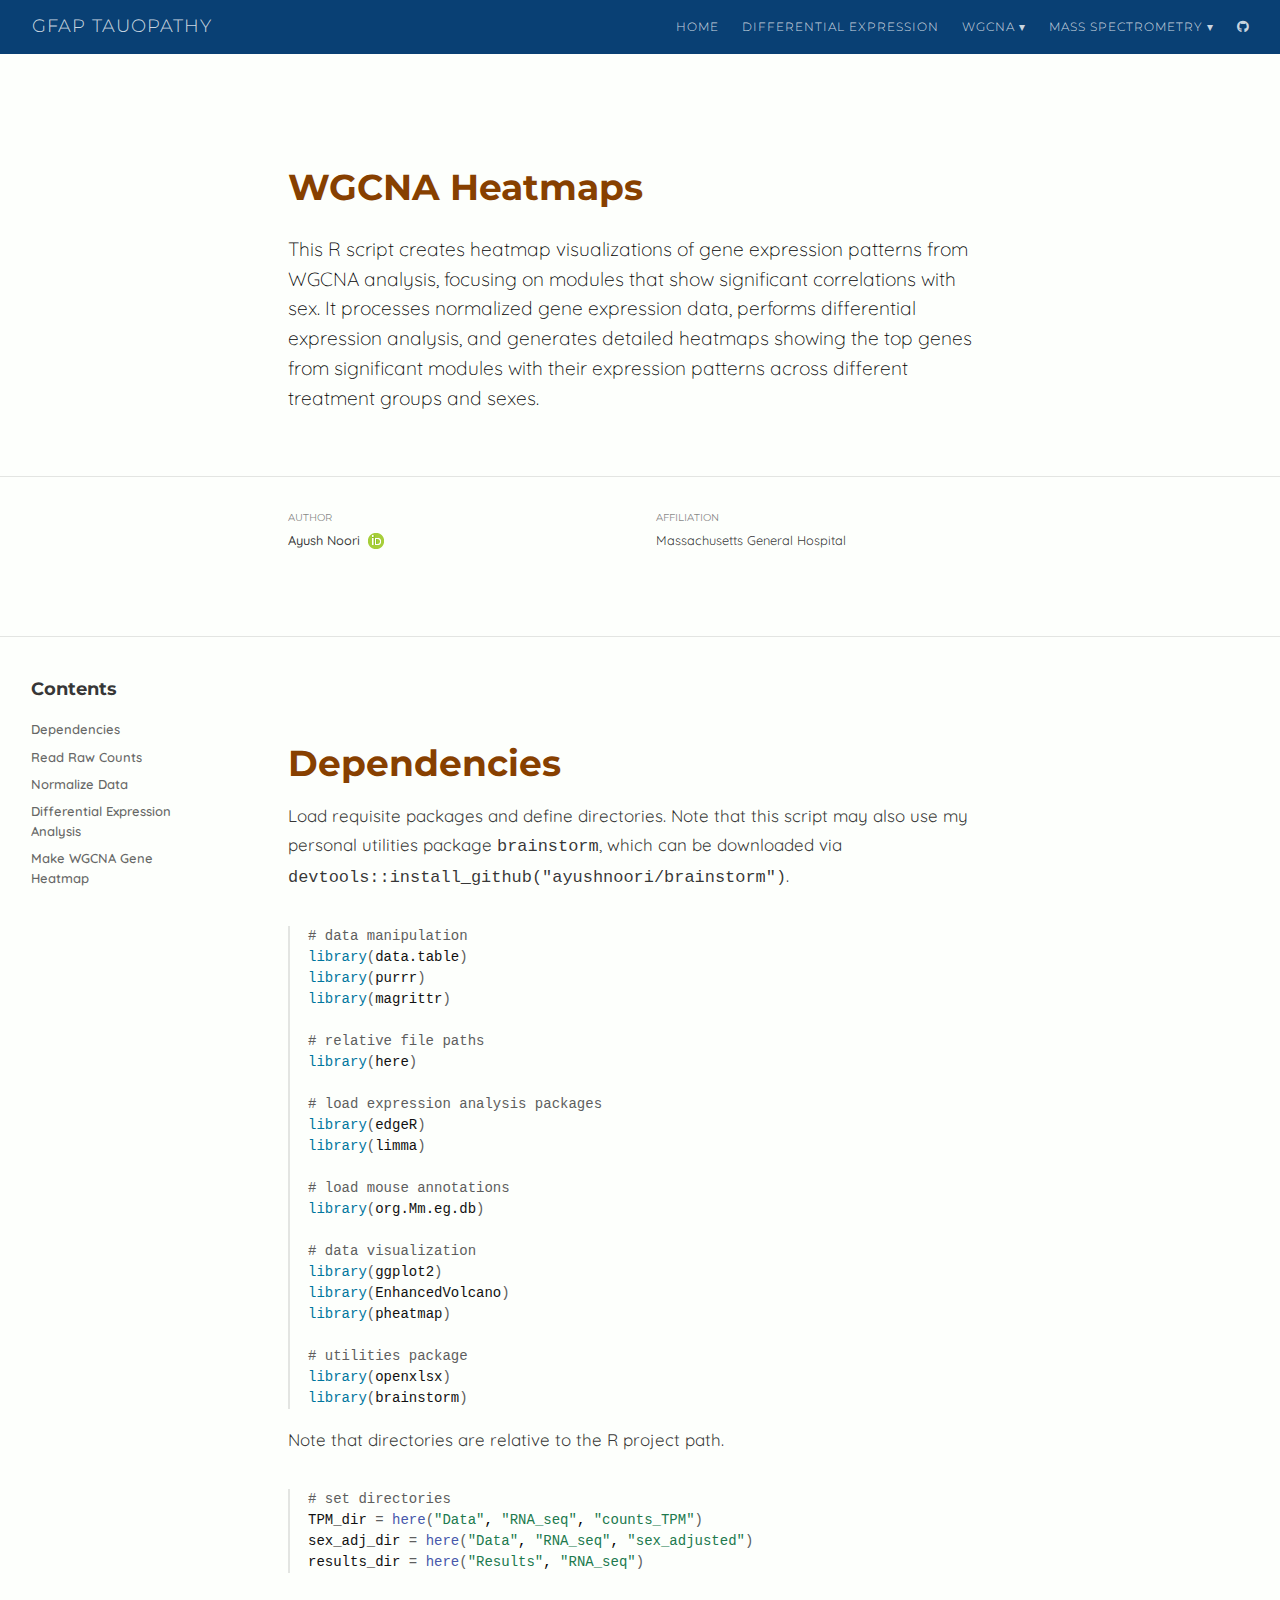
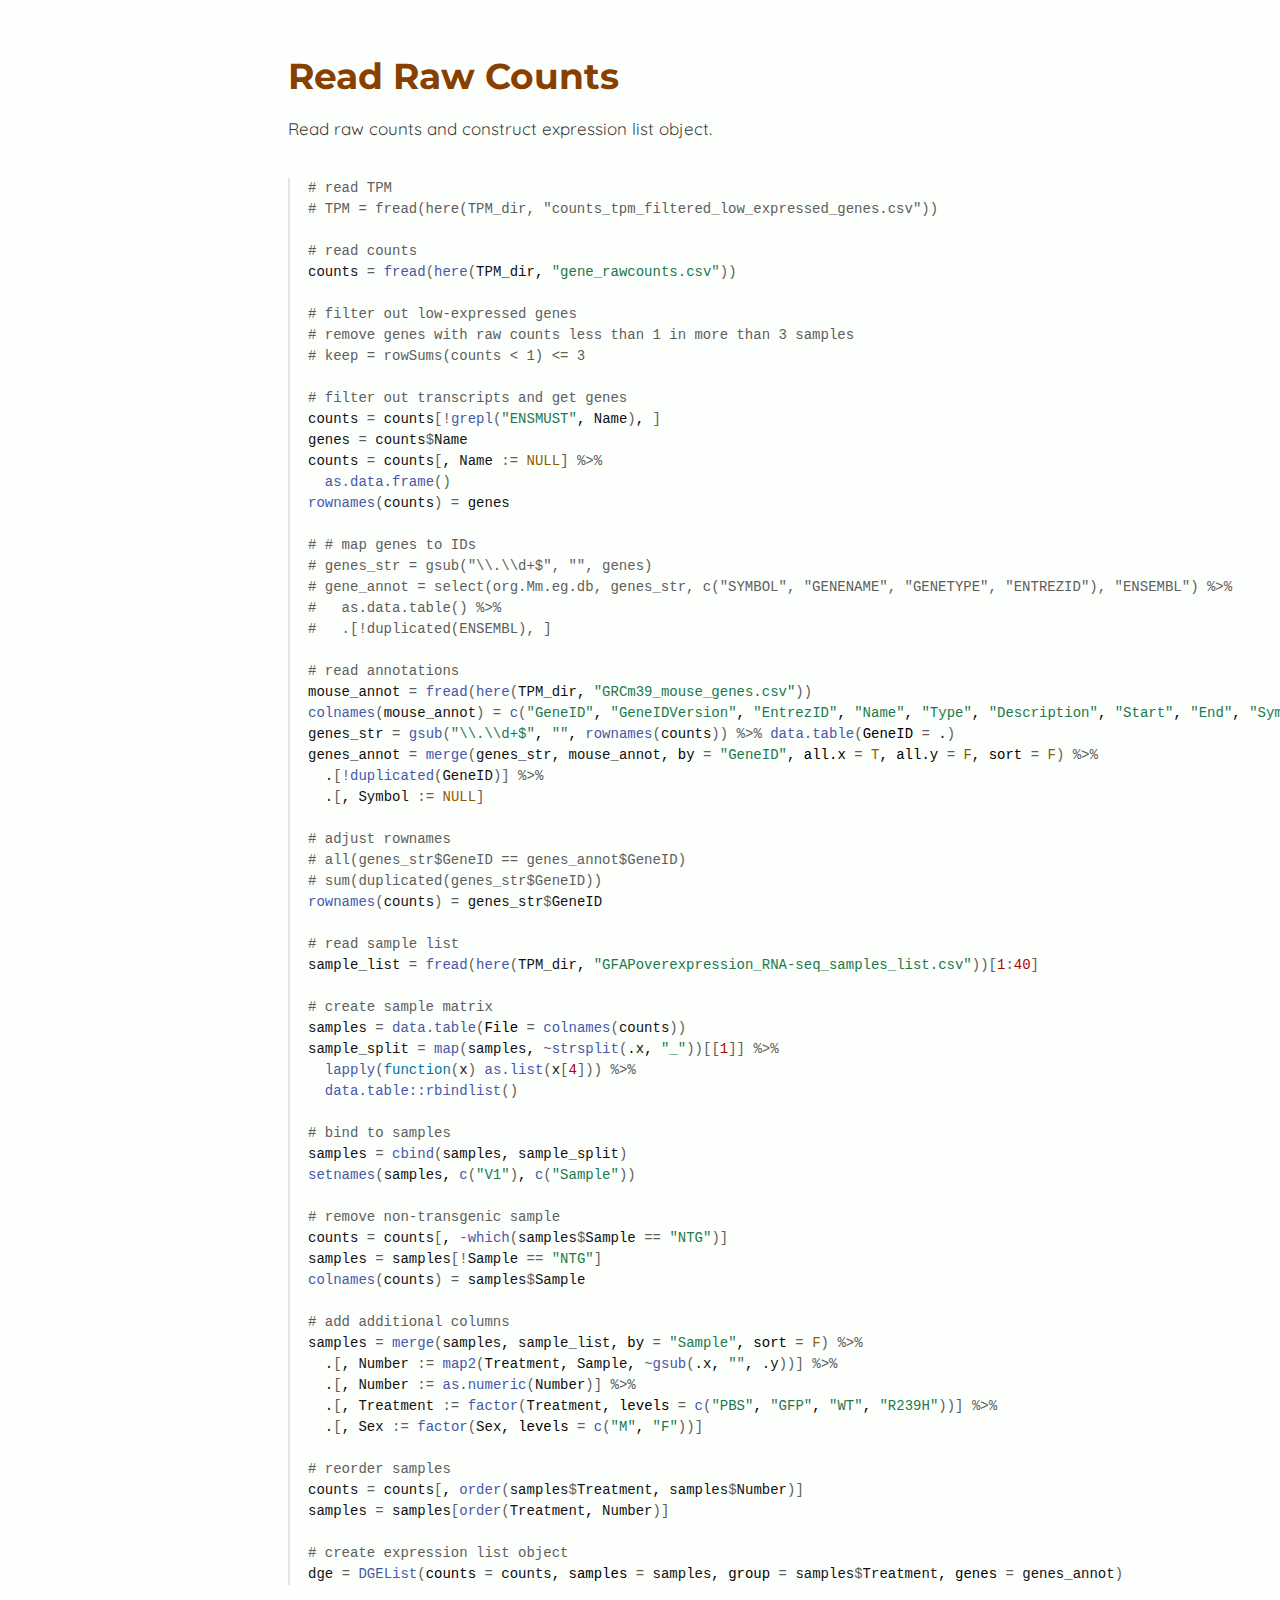
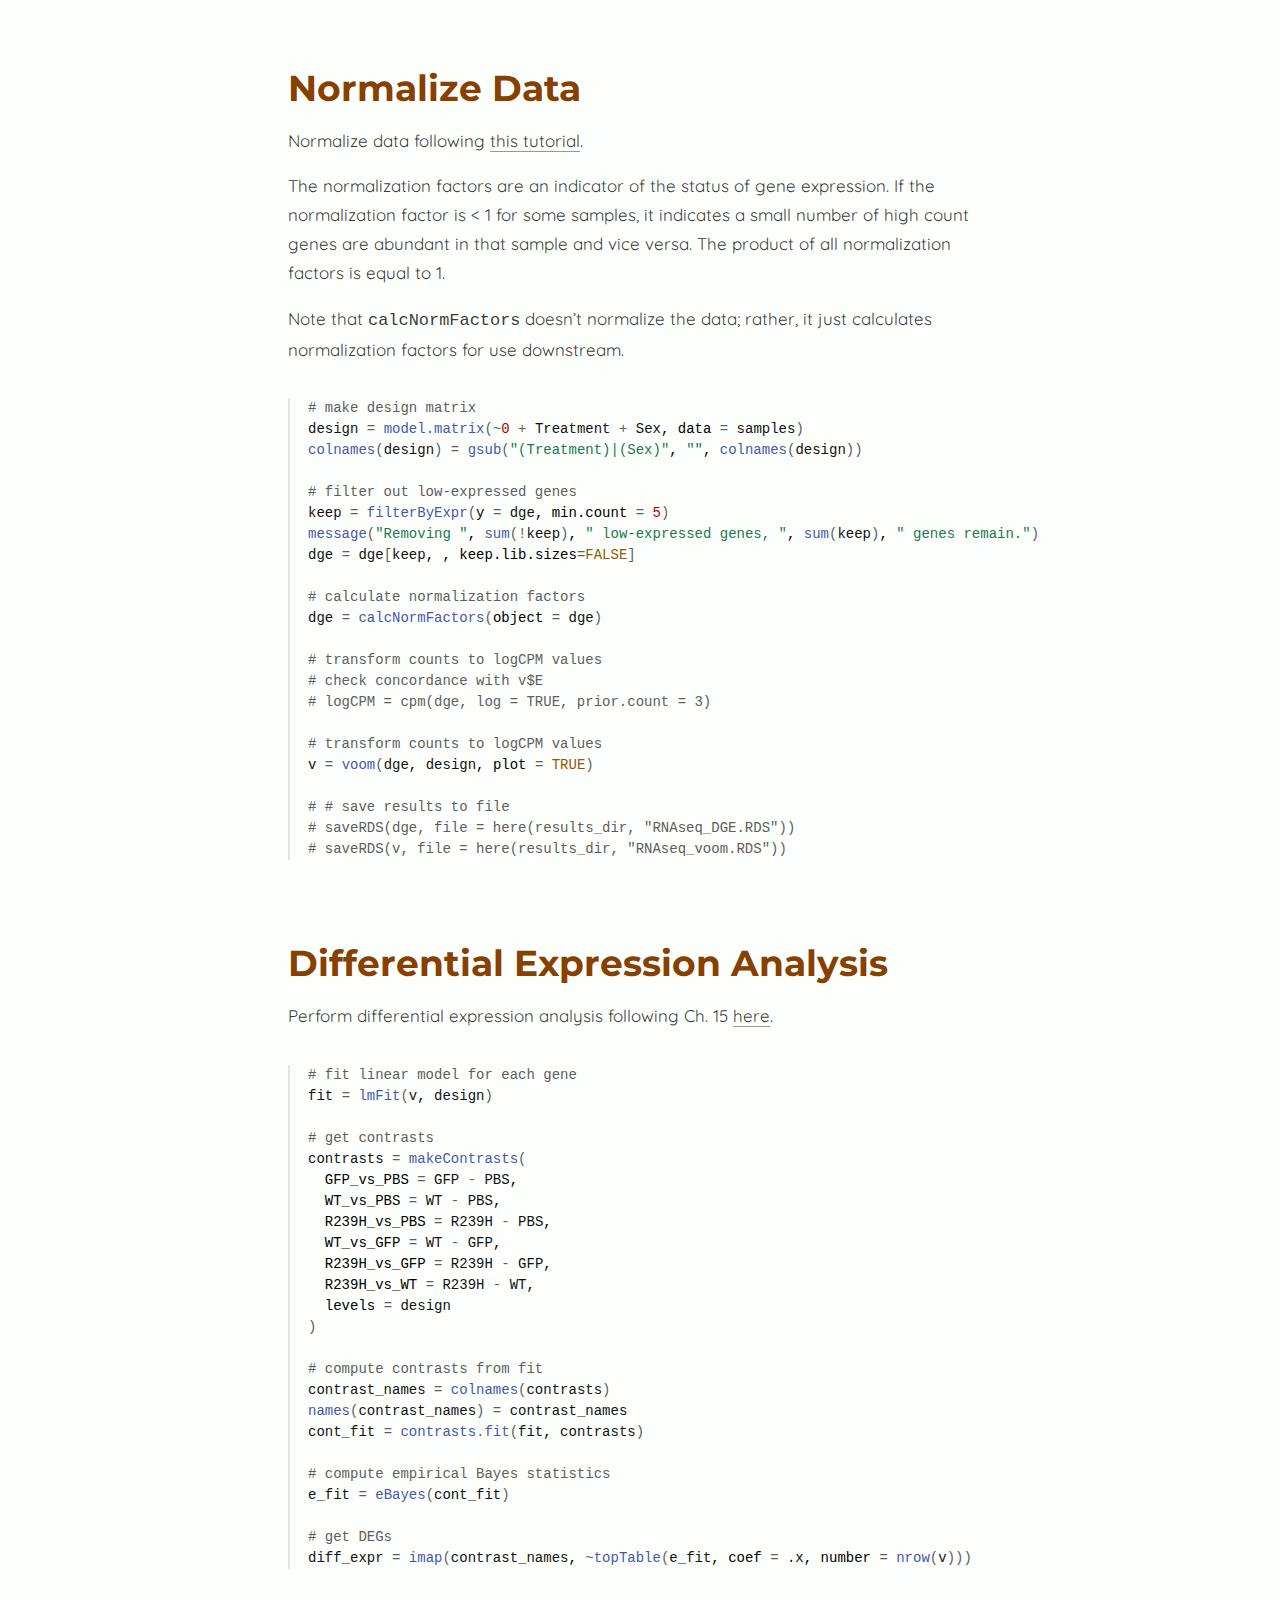
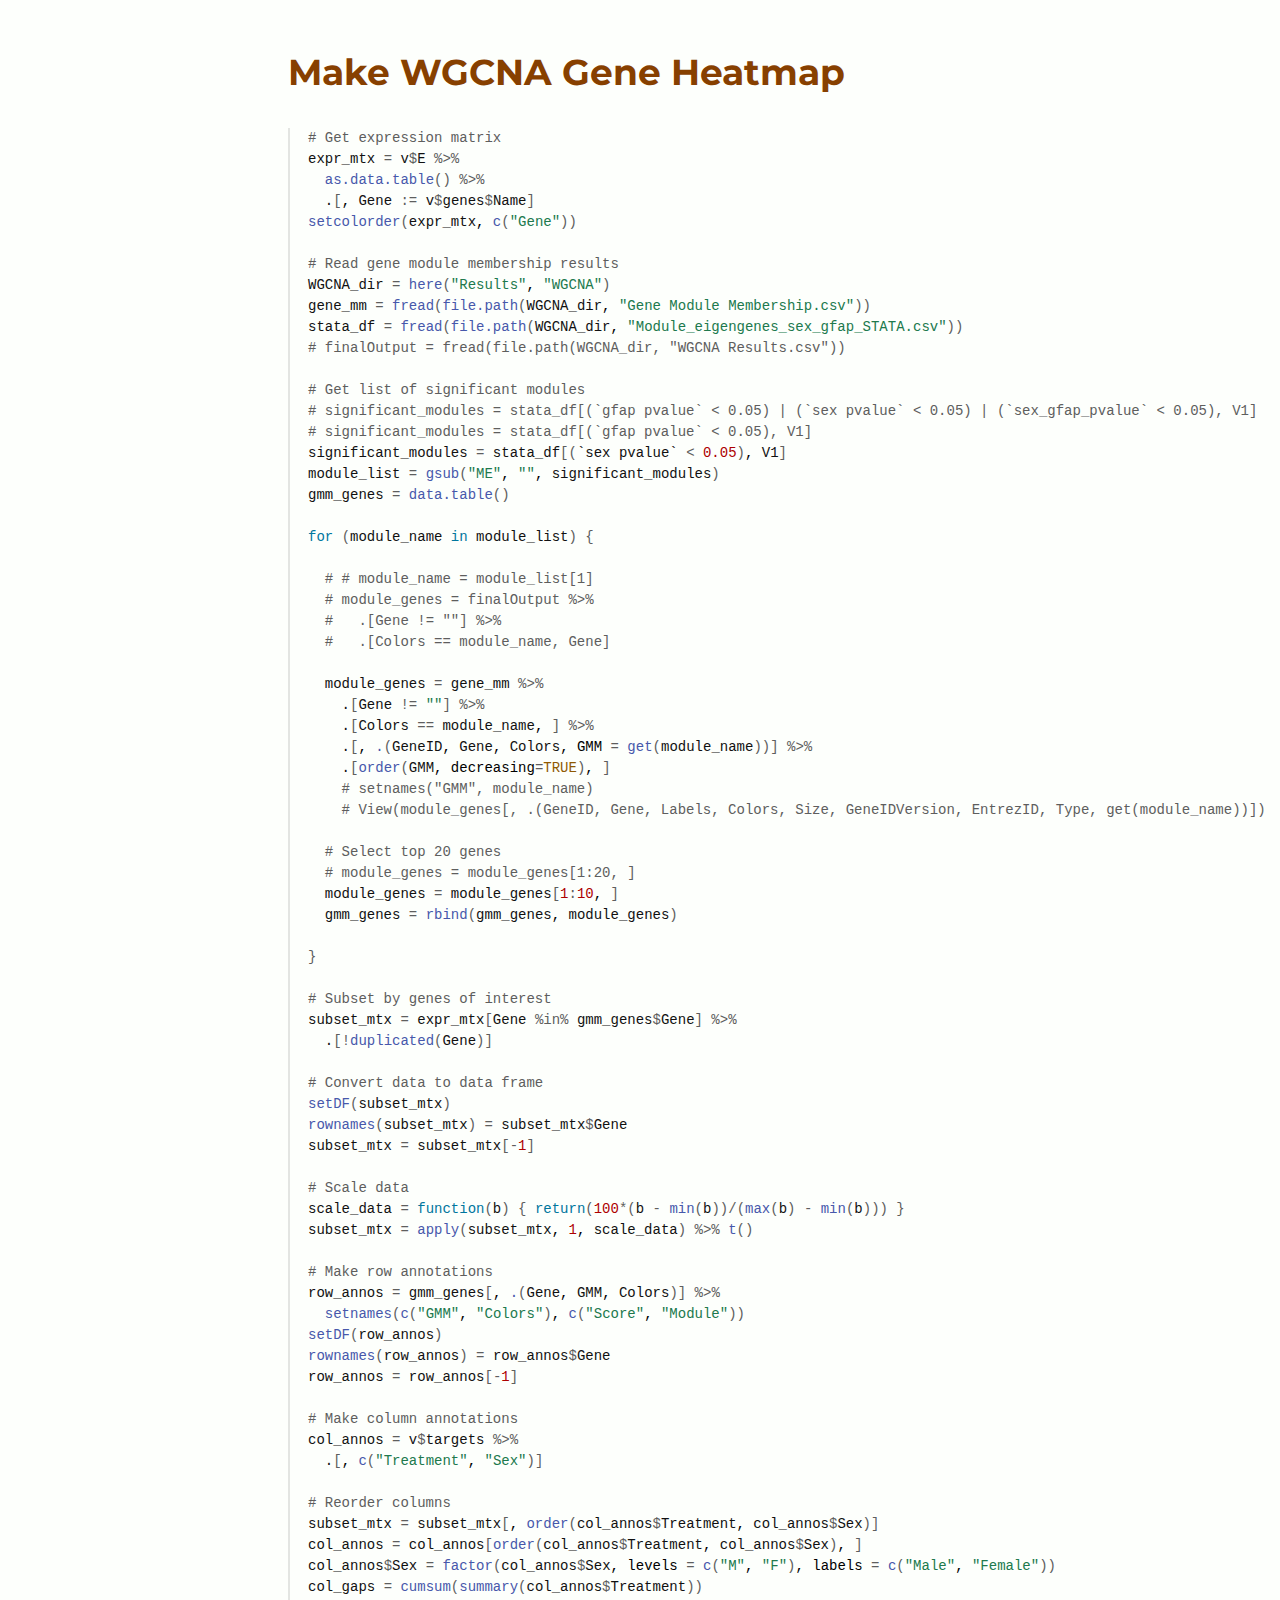
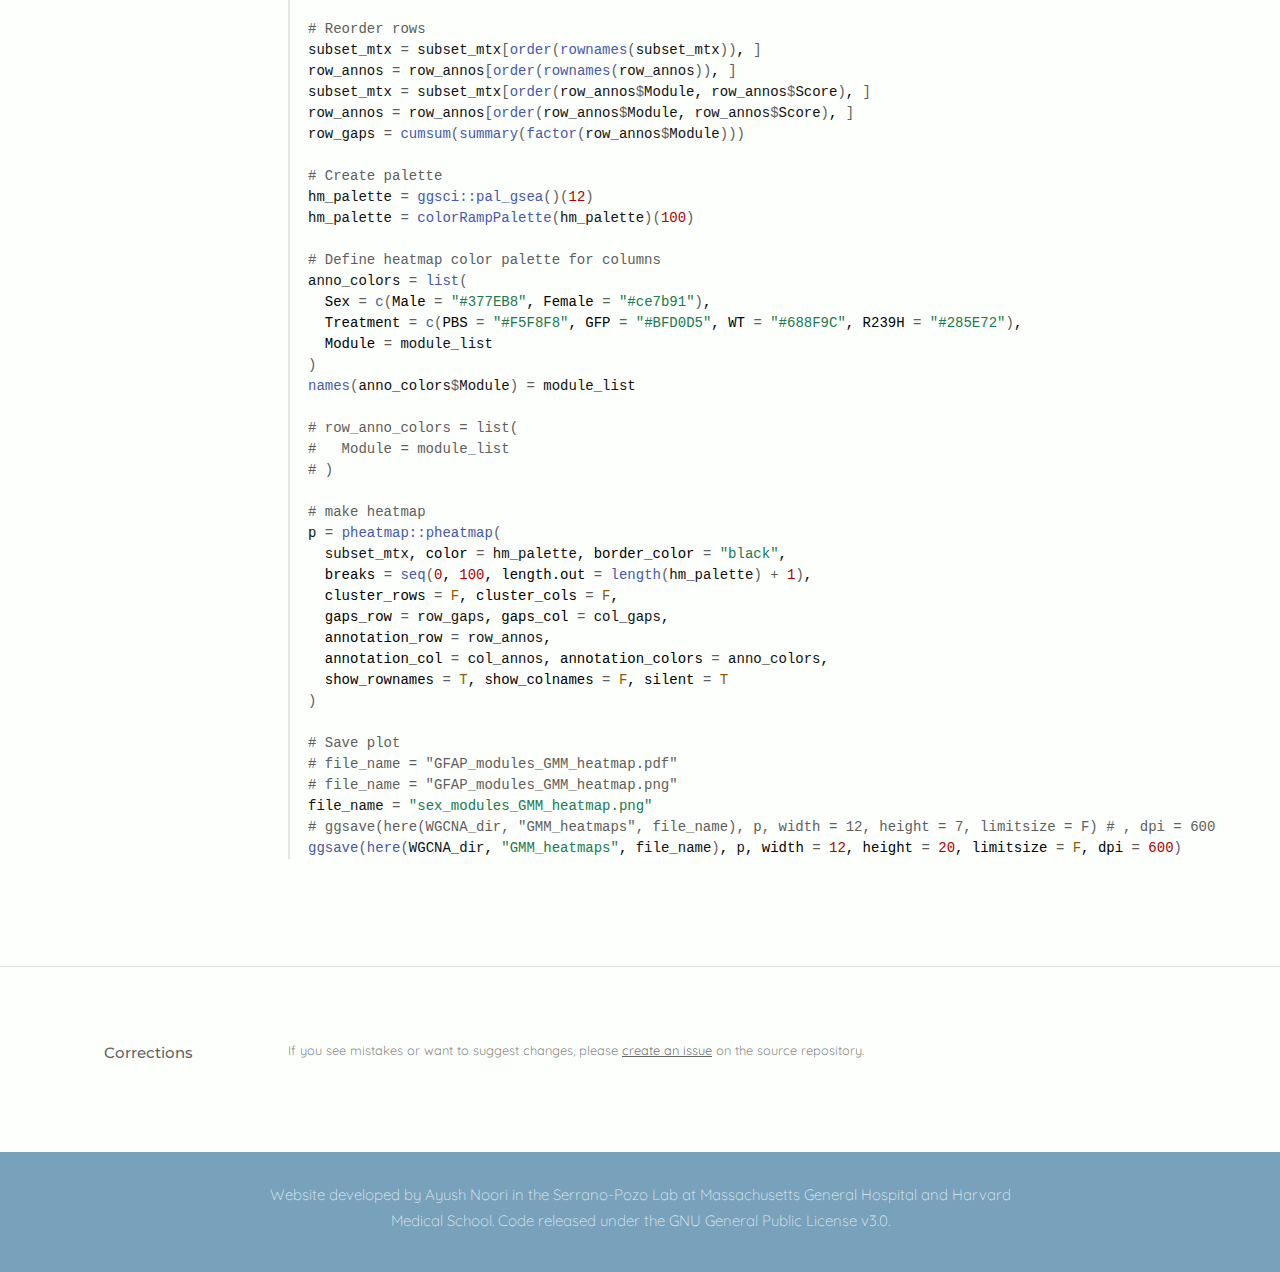
<file: docs/wgcna-heatmaps.html>
<!DOCTYPE html>

<html xmlns="http://www.w3.org/1999/xhtml" lang="" xml:lang="">

<head>
  <meta charset="utf-8"/>
  <meta name="viewport" content="width=device-width, initial-scale=1"/>
  <meta http-equiv="X-UA-Compatible" content="IE=Edge,chrome=1"/>
  <meta name="generator" content="distill" />

  <style type="text/css">
  /* Hide doc at startup (prevent jankiness while JS renders/transforms) */
  body {
    visibility: hidden;
  }
  </style>

 <!--radix_placeholder_import_source-->
 <!--/radix_placeholder_import_source-->

<style type="text/css">code{white-space: pre;}</style>
<style type="text/css" data-origin="pandoc">
pre > code.sourceCode { white-space: pre; position: relative; }
pre > code.sourceCode > span { line-height: 1.25; }
pre > code.sourceCode > span:empty { height: 1.2em; }
.sourceCode { overflow: visible; }
code.sourceCode > span { color: inherit; text-decoration: inherit; }
div.sourceCode { margin: 1em 0; }
pre.sourceCode { margin: 0; }
@media screen {
div.sourceCode { overflow: auto; }
}
@media print {
pre > code.sourceCode { white-space: pre-wrap; }
pre > code.sourceCode > span { text-indent: -5em; padding-left: 5em; }
}
pre.numberSource code
  { counter-reset: source-line 0; }
pre.numberSource code > span
  { position: relative; left: -4em; counter-increment: source-line; }
pre.numberSource code > span > a:first-child::before
  { content: counter(source-line);
    position: relative; left: -1em; text-align: right; vertical-align: baseline;
    border: none; display: inline-block;
    -webkit-touch-callout: none; -webkit-user-select: none;
    -khtml-user-select: none; -moz-user-select: none;
    -ms-user-select: none; user-select: none;
    padding: 0 4px; width: 4em;
    color: #aaaaaa;
  }
pre.numberSource { margin-left: 3em; border-left: 1px solid #aaaaaa;  padding-left: 4px; }
div.sourceCode
  { color: #00769e; background-color: #f1f3f5; }
@media screen {
pre > code.sourceCode > span > a:first-child::before { text-decoration: underline; }
}
code span { color: #00769e; } /* Normal */
code span.al { color: #ad0000; } /* Alert */
code span.an { color: #5e5e5e; } /* Annotation */
code span.at { color: #657422; } /* Attribute */
code span.bn { color: #ad0000; } /* BaseN */
code span.bu { } /* BuiltIn */
code span.cf { color: #00769e; } /* ControlFlow */
code span.ch { color: #20794d; } /* Char */
code span.cn { color: #8f5902; } /* Constant */
code span.co { color: #5e5e5e; } /* Comment */
code span.cv { color: #5e5e5e; font-style: italic; } /* CommentVar */
code span.do { color: #5e5e5e; font-style: italic; } /* Documentation */
code span.dt { color: #ad0000; } /* DataType */
code span.dv { color: #ad0000; } /* DecVal */
code span.er { color: #ad0000; } /* Error */
code span.ex { } /* Extension */
code span.fl { color: #ad0000; } /* Float */
code span.fu { color: #4758ab; } /* Function */
code span.im { } /* Import */
code span.in { color: #5e5e5e; } /* Information */
code span.kw { color: #00769e; } /* Keyword */
code span.op { color: #5e5e5e; } /* Operator */
code span.ot { color: #00769e; } /* Other */
code span.pp { color: #ad0000; } /* Preprocessor */
code span.sc { color: #5e5e5e; } /* SpecialChar */
code span.ss { color: #20794d; } /* SpecialString */
code span.st { color: #20794d; } /* String */
code span.va { color: #111111; } /* Variable */
code span.vs { color: #20794d; } /* VerbatimString */
code span.wa { color: #5e5e5e; font-style: italic; } /* Warning */
</style>


  <!--radix_placeholder_meta_tags-->
  <title>GFAP Tauopathy: WGCNA Heatmaps</title>

  <meta property="description" itemprop="description" content="This R script creates heatmap visualizations of gene expression patterns from WGCNA analysis, focusing on modules that show significant correlations with sex. It processes normalized gene expression data, performs differential expression analysis, and generates detailed heatmaps showing the top genes from significant modules with their expression patterns across different treatment groups and sexes."/>

  <link rel="icon" type="image/vnd.microsoft.icon" href="images/favicon.ico"/>

  <meta name="article:author" content="Ayush Noori"/>

  <!--  https://developers.facebook.com/docs/sharing/webmasters#markup -->
  <meta property="og:title" content="GFAP Tauopathy: WGCNA Heatmaps"/>
  <meta property="og:type" content="article"/>
  <meta property="og:description" content="This R script creates heatmap visualizations of gene expression patterns from WGCNA analysis, focusing on modules that show significant correlations with sex. It processes normalized gene expression data, performs differential expression analysis, and generates detailed heatmaps showing the top genes from significant modules with their expression patterns across different treatment groups and sexes."/>
  <meta property="og:locale" content="en_US"/>
  <meta property="og:site_name" content="GFAP Tauopathy"/>

  <!--  https://dev.twitter.com/cards/types/summary -->
  <meta property="twitter:card" content="summary"/>
  <meta property="twitter:title" content="GFAP Tauopathy: WGCNA Heatmaps"/>
  <meta property="twitter:description" content="This R script creates heatmap visualizations of gene expression patterns from WGCNA analysis, focusing on modules that show significant correlations with sex. It processes normalized gene expression data, performs differential expression analysis, and generates detailed heatmaps showing the top genes from significant modules with their expression patterns across different treatment groups and sexes."/>

  <!--/radix_placeholder_meta_tags-->
  <!--radix_placeholder_rmarkdown_metadata-->

  <script type="text/json" id="radix-rmarkdown-metadata">
  {"type":"list","attributes":{"names":{"type":"character","attributes":{},"value":["title","description","author","output"]}},"value":[{"type":"character","attributes":{},"value":["WGCNA Heatmaps"]},{"type":"character","attributes":{},"value":["This R script creates heatmap visualizations of gene expression patterns from WGCNA analysis, focusing on modules that show significant correlations with sex. It processes normalized gene expression data, performs differential expression analysis, and generates detailed heatmaps showing the top genes from significant modules with their expression patterns across different treatment groups and sexes.\n"]},{"type":"list","attributes":{},"value":[{"type":"list","attributes":{"names":{"type":"character","attributes":{},"value":["first_name","last_name","url","affiliation","affiliation_url","orcid_id"]}},"value":[{"type":"character","attributes":{},"value":["Ayush"]},{"type":"character","attributes":{},"value":["Noori"]},{"type":"character","attributes":{},"value":["https://www.github.com/ayushnoori"]},{"type":"character","attributes":{},"value":["Massachusetts General Hospital"]},{"type":"character","attributes":{},"value":["https://www.serranopozolab.org"]},{"type":"character","attributes":{},"value":["0000-0003-1420-1236"]}]}]},{"type":"list","attributes":{"names":{"type":"character","attributes":{},"value":["distill::distill_article"]}},"value":[{"type":"list","attributes":{"names":{"type":"character","attributes":{},"value":["toc"]}},"value":[{"type":"logical","attributes":{},"value":[true]}]}]}]}
  </script>
  <!--/radix_placeholder_rmarkdown_metadata-->
  <!--radix_placeholder_navigation_in_header-->
  <meta name="distill:offset" content=""/>

  <script type="application/javascript">

    window.headroom_prevent_pin = false;

    window.document.addEventListener("DOMContentLoaded", function (event) {

      // initialize headroom for banner
      var header = $('header').get(0);
      var headerHeight = header.offsetHeight;
      var headroom = new Headroom(header, {
        tolerance: 5,
        onPin : function() {
          if (window.headroom_prevent_pin) {
            window.headroom_prevent_pin = false;
            headroom.unpin();
          }
        }
      });
      headroom.init();
      if(window.location.hash)
        headroom.unpin();
      $(header).addClass('headroom--transition');

      // offset scroll location for banner on hash change
      // (see: https://github.com/WickyNilliams/headroom.js/issues/38)
      window.addEventListener("hashchange", function(event) {
        window.scrollTo(0, window.pageYOffset - (headerHeight + 25));
      });

      // responsive menu
      $('.distill-site-header').each(function(i, val) {
        var topnav = $(this);
        var toggle = topnav.find('.nav-toggle');
        toggle.on('click', function() {
          topnav.toggleClass('responsive');
        });
      });

      // nav dropdowns
      $('.nav-dropbtn').click(function(e) {
        $(this).next('.nav-dropdown-content').toggleClass('nav-dropdown-active');
        $(this).parent().siblings('.nav-dropdown')
           .children('.nav-dropdown-content').removeClass('nav-dropdown-active');
      });
      $("body").click(function(e){
        $('.nav-dropdown-content').removeClass('nav-dropdown-active');
      });
      $(".nav-dropdown").click(function(e){
        e.stopPropagation();
      });
    });
  </script>

  <style type="text/css">

  /* Theme (user-documented overrideables for nav appearance) */

  .distill-site-nav {
    color: rgba(255, 255, 255, 0.8);
    background-color: #0F2E3D;
    font-size: 15px;
    font-weight: 300;
  }

  .distill-site-nav a {
    color: inherit;
    text-decoration: none;
  }

  .distill-site-nav a:hover {
    color: white;
  }

  @media print {
    .distill-site-nav {
      display: none;
    }
  }

  .distill-site-header {

  }

  .distill-site-footer {

  }


  /* Site Header */

  .distill-site-header {
    width: 100%;
    box-sizing: border-box;
    z-index: 3;
  }

  .distill-site-header .nav-left {
    display: inline-block;
    margin-left: 8px;
  }

  @media screen and (max-width: 768px) {
    .distill-site-header .nav-left {
      margin-left: 0;
    }
  }


  .distill-site-header .nav-right {
    float: right;
    margin-right: 8px;
  }

  .distill-site-header a,
  .distill-site-header .title {
    display: inline-block;
    text-align: center;
    padding: 14px 10px 14px 10px;
  }

  .distill-site-header .title {
    font-size: 18px;
    min-width: 150px;
  }

  .distill-site-header .logo {
    padding: 0;
  }

  .distill-site-header .logo img {
    display: none;
    max-height: 20px;
    width: auto;
    margin-bottom: -4px;
  }

  .distill-site-header .nav-image img {
    max-height: 18px;
    width: auto;
    display: inline-block;
    margin-bottom: -3px;
  }



  @media screen and (min-width: 1000px) {
    .distill-site-header .logo img {
      display: inline-block;
    }
    .distill-site-header .nav-left {
      margin-left: 20px;
    }
    .distill-site-header .nav-right {
      margin-right: 20px;
    }
    .distill-site-header .title {
      padding-left: 12px;
    }
  }


  .distill-site-header .nav-toggle {
    display: none;
  }

  .nav-dropdown {
    display: inline-block;
    position: relative;
  }

  .nav-dropdown .nav-dropbtn {
    border: none;
    outline: none;
    color: rgba(255, 255, 255, 0.8);
    padding: 16px 10px;
    background-color: transparent;
    font-family: inherit;
    font-size: inherit;
    font-weight: inherit;
    margin: 0;
    margin-top: 1px;
    z-index: 2;
  }

  .nav-dropdown-content {
    display: none;
    position: absolute;
    background-color: white;
    min-width: 200px;
    border: 1px solid rgba(0,0,0,0.15);
    border-radius: 4px;
    box-shadow: 0px 8px 16px 0px rgba(0,0,0,0.1);
    z-index: 1;
    margin-top: 2px;
    white-space: nowrap;
    padding-top: 4px;
    padding-bottom: 4px;
  }

  .nav-dropdown-content hr {
    margin-top: 4px;
    margin-bottom: 4px;
    border: none;
    border-bottom: 1px solid rgba(0, 0, 0, 0.1);
  }

  .nav-dropdown-active {
    display: block;
  }

  .nav-dropdown-content a, .nav-dropdown-content .nav-dropdown-header {
    color: black;
    padding: 6px 24px;
    text-decoration: none;
    display: block;
    text-align: left;
  }

  .nav-dropdown-content .nav-dropdown-header {
    display: block;
    padding: 5px 24px;
    padding-bottom: 0;
    text-transform: uppercase;
    font-size: 14px;
    color: #999999;
    white-space: nowrap;
  }

  .nav-dropdown:hover .nav-dropbtn {
    color: white;
  }

  .nav-dropdown-content a:hover {
    background-color: #ddd;
    color: black;
  }

  .nav-right .nav-dropdown-content {
    margin-left: -45%;
    right: 0;
  }

  @media screen and (max-width: 768px) {
    .distill-site-header a, .distill-site-header .nav-dropdown  {display: none;}
    .distill-site-header a.nav-toggle {
      float: right;
      display: block;
    }
    .distill-site-header .title {
      margin-left: 0;
    }
    .distill-site-header .nav-right {
      margin-right: 0;
    }
    .distill-site-header {
      overflow: hidden;
    }
    .nav-right .nav-dropdown-content {
      margin-left: 0;
    }
  }


  @media screen and (max-width: 768px) {
    .distill-site-header.responsive {position: relative; min-height: 500px; }
    .distill-site-header.responsive a.nav-toggle {
      position: absolute;
      right: 0;
      top: 0;
    }
    .distill-site-header.responsive a,
    .distill-site-header.responsive .nav-dropdown {
      display: block;
      text-align: left;
    }
    .distill-site-header.responsive .nav-left,
    .distill-site-header.responsive .nav-right {
      width: 100%;
    }
    .distill-site-header.responsive .nav-dropdown {float: none;}
    .distill-site-header.responsive .nav-dropdown-content {position: relative;}
    .distill-site-header.responsive .nav-dropdown .nav-dropbtn {
      display: block;
      width: 100%;
      text-align: left;
    }
  }

  /* Site Footer */

  .distill-site-footer {
    width: 100%;
    overflow: hidden;
    box-sizing: border-box;
    z-index: 3;
    margin-top: 30px;
    padding-top: 30px;
    padding-bottom: 30px;
    text-align: center;
  }

  /* Headroom */

  d-title {
    padding-top: 6rem;
  }

  @media print {
    d-title {
      padding-top: 4rem;
    }
  }

  .headroom {
    z-index: 1000;
    position: fixed;
    top: 0;
    left: 0;
    right: 0;
  }

  .headroom--transition {
    transition: all .4s ease-in-out;
  }

  .headroom--unpinned {
    top: -100px;
  }

  .headroom--pinned {
    top: 0;
  }

  /* adjust viewport for navbar height */
  /* helps vertically center bootstrap (non-distill) content */
  .min-vh-100 {
    min-height: calc(100vh - 100px) !important;
  }

  </style>

  <script src="site_libs/jquery-3.6.0/jquery-3.6.0.min.js"></script>
  <link href="site_libs/font-awesome-6.4.2/css/all.min.css" rel="stylesheet"/>
  <link href="site_libs/font-awesome-6.4.2/css/v4-shims.min.css" rel="stylesheet"/>
  <script src="site_libs/headroom-0.9.4/headroom.min.js"></script>
  <!--/radix_placeholder_navigation_in_header-->
  <!--radix_placeholder_distill-->

  <style type="text/css">

  body {
    background-color: white;
  }

  .pandoc-table {
    width: 100%;
  }

  .pandoc-table>caption {
    margin-bottom: 10px;
  }

  .pandoc-table th:not([align]) {
    text-align: left;
  }

  .pagedtable-footer {
    font-size: 15px;
  }

  d-byline .byline {
    grid-template-columns: 2fr 2fr;
  }

  d-byline .byline h3 {
    margin-block-start: 1.5em;
  }

  d-byline .byline .authors-affiliations h3 {
    margin-block-start: 0.5em;
  }

  .authors-affiliations .orcid-id {
    width: 16px;
    height:16px;
    margin-left: 4px;
    margin-right: 4px;
    vertical-align: middle;
    padding-bottom: 2px;
  }

  d-title .dt-tags {
    margin-top: 1em;
    grid-column: text;
  }

  .dt-tags .dt-tag {
    text-decoration: none;
    display: inline-block;
    color: rgba(0,0,0,0.6);
    padding: 0em 0.4em;
    margin-right: 0.5em;
    margin-bottom: 0.4em;
    font-size: 70%;
    border: 1px solid rgba(0,0,0,0.2);
    border-radius: 3px;
    text-transform: uppercase;
    font-weight: 500;
  }

  d-article table.gt_table td,
  d-article table.gt_table th {
    border-bottom: none;
    font-size: 100%;
  }

  .html-widget {
    margin-bottom: 2.0em;
  }

  .l-screen-inset {
    padding-right: 16px;
  }

  .l-screen .caption {
    margin-left: 10px;
  }

  .shaded {
    background: rgb(247, 247, 247);
    padding-top: 20px;
    padding-bottom: 20px;
    border-top: 1px solid rgba(0, 0, 0, 0.1);
    border-bottom: 1px solid rgba(0, 0, 0, 0.1);
  }

  .shaded .html-widget {
    margin-bottom: 0;
    border: 1px solid rgba(0, 0, 0, 0.1);
  }

  .shaded .shaded-content {
    background: white;
  }

  .text-output {
    margin-top: 0;
    line-height: 1.5em;
  }

  .hidden {
    display: none !important;
  }

  hr.section-separator {
    border: none;
    border-top: 1px solid rgba(0, 0, 0, 0.1);
    margin: 0px;
  }


  d-byline {
    border-top: none;
  }

  d-article {
    padding-top: 2.5rem;
    padding-bottom: 30px;
    border-top: none;
  }

  d-appendix {
    padding-top: 30px;
  }

  d-article>p>img {
    width: 100%;
  }

  d-article h2 {
    margin: 1rem 0 1.5rem 0;
  }

  d-article h3 {
    margin-top: 1.5rem;
  }

  d-article iframe {
    border: 1px solid rgba(0, 0, 0, 0.1);
    margin-bottom: 2.0em;
    width: 100%;
  }

  /* Tweak code blocks */

  d-article div.sourceCode code,
  d-article pre code {
    font-family: Consolas, Monaco, 'Andale Mono', 'Ubuntu Mono', monospace;
  }

  d-article pre,
  d-article div.sourceCode,
  d-article div.sourceCode pre {
    overflow: auto;
  }

  d-article div.sourceCode {
    background-color: white;
  }

  d-article div.sourceCode pre {
    padding-left: 10px;
    font-size: 12px;
    border-left: 2px solid rgba(0,0,0,0.1);
  }

  d-article pre {
    font-size: 12px;
    color: black;
    background: none;
    margin-top: 0;
    text-align: left;
    white-space: pre;
    word-spacing: normal;
    word-break: normal;
    word-wrap: normal;
    line-height: 1.5;

    -moz-tab-size: 4;
    -o-tab-size: 4;
    tab-size: 4;

    -webkit-hyphens: none;
    -moz-hyphens: none;
    -ms-hyphens: none;
    hyphens: none;
  }

  d-article pre a {
    border-bottom: none;
  }

  d-article pre a:hover {
    border-bottom: none;
    text-decoration: underline;
  }

  d-article details {
    grid-column: text;
    margin-bottom: 0.8em;
  }

  @media(min-width: 768px) {

  d-article pre,
  d-article div.sourceCode,
  d-article div.sourceCode pre {
    overflow: visible !important;
  }

  d-article div.sourceCode pre {
    padding-left: 18px;
    font-size: 14px;
  }

  /* tweak for Pandoc numbered line within distill */
  d-article pre.numberSource code > span {
      left: -2em;
  }

  d-article pre {
    font-size: 14px;
  }

  }

  figure img.external {
    background: white;
    border: 1px solid rgba(0, 0, 0, 0.1);
    box-shadow: 0 1px 8px rgba(0, 0, 0, 0.1);
    padding: 18px;
    box-sizing: border-box;
  }

  /* CSS for d-contents */

  .d-contents {
    grid-column: text;
    color: rgba(0,0,0,0.8);
    font-size: 0.9em;
    padding-bottom: 1em;
    margin-bottom: 1em;
    padding-bottom: 0.5em;
    margin-bottom: 1em;
    padding-left: 0.25em;
    justify-self: start;
  }

  @media(min-width: 1000px) {
    .d-contents.d-contents-float {
      height: 0;
      grid-column-start: 1;
      grid-column-end: 4;
      justify-self: center;
      padding-right: 3em;
      padding-left: 2em;
    }
  }

  .d-contents nav h3 {
    font-size: 18px;
    margin-top: 0;
    margin-bottom: 1em;
  }

  .d-contents li {
    list-style-type: none
  }

  .d-contents nav > ul {
    padding-left: 0;
  }

  .d-contents ul {
    padding-left: 1em
  }

  .d-contents nav ul li {
    margin-top: 0.6em;
    margin-bottom: 0.2em;
  }

  .d-contents nav a {
    font-size: 13px;
    border-bottom: none;
    text-decoration: none
    color: rgba(0, 0, 0, 0.8);
  }

  .d-contents nav a:hover {
    text-decoration: underline solid rgba(0, 0, 0, 0.6)
  }

  .d-contents nav > ul > li > a {
    font-weight: 600;
  }

  .d-contents nav > ul > li > ul {
    font-weight: inherit;
  }

  .d-contents nav > ul > li > ul > li {
    margin-top: 0.2em;
  }


  .d-contents nav ul {
    margin-top: 0;
    margin-bottom: 0.25em;
  }

  .d-article-with-toc h2:nth-child(2) {
    margin-top: 0;
  }


  /* Figure */

  .figure {
    position: relative;
    margin-bottom: 2.5em;
    margin-top: 1.5em;
  }

  .figure .caption {
    color: rgba(0, 0, 0, 0.6);
    font-size: 12px;
    line-height: 1.5em;
  }

  .figure img.external {
    background: white;
    border: 1px solid rgba(0, 0, 0, 0.1);
    box-shadow: 0 1px 8px rgba(0, 0, 0, 0.1);
    padding: 18px;
    box-sizing: border-box;
  }

  .figure .caption a {
    color: rgba(0, 0, 0, 0.6);
  }

  .figure .caption b,
  .figure .caption strong, {
    font-weight: 600;
    color: rgba(0, 0, 0, 1.0);
  }

  /* Citations */

  d-article .citation {
    color: inherit;
    cursor: inherit;
  }

  div.hanging-indent{
    margin-left: 1em; text-indent: -1em;
  }

  /* Citation hover box */

  .tippy-box[data-theme~=light-border] {
    background-color: rgba(250, 250, 250, 0.95);
  }

  .tippy-content > p {
    margin-bottom: 0;
    padding: 2px;
  }


  /* Tweak 1000px media break to show more text */

  @media(min-width: 1000px) {
    .base-grid,
    distill-header,
    d-title,
    d-abstract,
    d-article,
    d-appendix,
    distill-appendix,
    d-byline,
    d-footnote-list,
    d-citation-list,
    distill-footer {
      grid-template-columns: [screen-start] 1fr [page-start kicker-start] 80px [middle-start] 50px [text-start kicker-end] 65px 65px 65px 65px 65px 65px 65px 65px [text-end gutter-start] 65px [middle-end] 65px [page-end gutter-end] 1fr [screen-end];
      grid-column-gap: 16px;
    }

    .grid {
      grid-column-gap: 16px;
    }

    d-article {
      font-size: 1.06rem;
      line-height: 1.7em;
    }
    figure .caption, .figure .caption, figure figcaption {
      font-size: 13px;
    }
  }

  @media(min-width: 1180px) {
    .base-grid,
    distill-header,
    d-title,
    d-abstract,
    d-article,
    d-appendix,
    distill-appendix,
    d-byline,
    d-footnote-list,
    d-citation-list,
    distill-footer {
      grid-template-columns: [screen-start] 1fr [page-start kicker-start] 60px [middle-start] 60px [text-start kicker-end] 60px 60px 60px 60px 60px 60px 60px 60px [text-end gutter-start] 60px [middle-end] 60px [page-end gutter-end] 1fr [screen-end];
      grid-column-gap: 32px;
    }

    .grid {
      grid-column-gap: 32px;
    }
  }


  /* Get the citation styles for the appendix (not auto-injected on render since
     we do our own rendering of the citation appendix) */

  d-appendix .citation-appendix,
  .d-appendix .citation-appendix {
    font-size: 11px;
    line-height: 15px;
    border-left: 1px solid rgba(0, 0, 0, 0.1);
    padding-left: 18px;
    border: 1px solid rgba(0,0,0,0.1);
    background: rgba(0, 0, 0, 0.02);
    padding: 10px 18px;
    border-radius: 3px;
    color: rgba(150, 150, 150, 1);
    overflow: hidden;
    margin-top: -12px;
    white-space: pre-wrap;
    word-wrap: break-word;
  }

  /* Include appendix styles here so they can be overridden */

  d-appendix {
    contain: layout style;
    font-size: 0.8em;
    line-height: 1.7em;
    margin-top: 60px;
    margin-bottom: 0;
    border-top: 1px solid rgba(0, 0, 0, 0.1);
    color: rgba(0,0,0,0.5);
    padding-top: 60px;
    padding-bottom: 48px;
  }

  d-appendix h3 {
    grid-column: page-start / text-start;
    font-size: 15px;
    font-weight: 500;
    margin-top: 1em;
    margin-bottom: 0;
    color: rgba(0,0,0,0.65);
  }

  d-appendix h3 + * {
    margin-top: 1em;
  }

  d-appendix ol {
    padding: 0 0 0 15px;
  }

  @media (min-width: 768px) {
    d-appendix ol {
      padding: 0 0 0 30px;
      margin-left: -30px;
    }
  }

  d-appendix li {
    margin-bottom: 1em;
  }

  d-appendix a {
    color: rgba(0, 0, 0, 0.6);
  }

  d-appendix > * {
    grid-column: text;
  }

  d-appendix > d-footnote-list,
  d-appendix > d-citation-list,
  d-appendix > distill-appendix {
    grid-column: screen;
  }

  /* Include footnote styles here so they can be overridden */

  d-footnote-list {
    contain: layout style;
  }

  d-footnote-list > * {
    grid-column: text;
  }

  d-footnote-list a.footnote-backlink {
    color: rgba(0,0,0,0.3);
    padding-left: 0.5em;
  }



  /* Anchor.js */

  .anchorjs-link {
    /*transition: all .25s linear; */
    text-decoration: none;
    border-bottom: none;
  }
  *:hover > .anchorjs-link {
    margin-left: -1.125em !important;
    text-decoration: none;
    border-bottom: none;
  }

  /* Social footer */

  .social_footer {
    margin-top: 30px;
    margin-bottom: 0;
    color: rgba(0,0,0,0.67);
  }

  .disqus-comments {
    margin-right: 30px;
  }

  .disqus-comment-count {
    border-bottom: 1px solid rgba(0, 0, 0, 0.4);
    cursor: pointer;
  }

  #disqus_thread {
    margin-top: 30px;
  }

  .article-sharing a {
    border-bottom: none;
    margin-right: 8px;
  }

  .article-sharing a:hover {
    border-bottom: none;
  }

  .sidebar-section.subscribe {
    font-size: 12px;
    line-height: 1.6em;
  }

  .subscribe p {
    margin-bottom: 0.5em;
  }


  .article-footer .subscribe {
    font-size: 15px;
    margin-top: 45px;
  }


  .sidebar-section.custom {
    font-size: 12px;
    line-height: 1.6em;
  }

  .custom p {
    margin-bottom: 0.5em;
  }

  /* Styles for listing layout (hide title) */
  .layout-listing d-title, .layout-listing .d-title {
    display: none;
  }

  /* Styles for posts lists (not auto-injected) */


  .posts-with-sidebar {
    padding-left: 45px;
    padding-right: 45px;
  }

  .posts-list .description h2,
  .posts-list .description p {
    font-family: -apple-system, BlinkMacSystemFont, "Segoe UI", Roboto, Oxygen, Ubuntu, Cantarell, "Fira Sans", "Droid Sans", "Helvetica Neue", Arial, sans-serif;
  }

  .posts-list .description h2 {
    font-weight: 700;
    border-bottom: none;
    padding-bottom: 0;
  }

  .posts-list h2.post-tag {
    border-bottom: 1px solid rgba(0, 0, 0, 0.2);
    padding-bottom: 12px;
  }
  .posts-list {
    margin-top: 60px;
    margin-bottom: 24px;
  }

  .posts-list .post-preview {
    text-decoration: none;
    overflow: hidden;
    display: block;
    border-bottom: 1px solid rgba(0, 0, 0, 0.1);
    padding: 24px 0;
  }

  .post-preview-last {
    border-bottom: none !important;
  }

  .posts-list .posts-list-caption {
    grid-column: screen;
    font-weight: 400;
  }

  .posts-list .post-preview h2 {
    margin: 0 0 6px 0;
    line-height: 1.2em;
    font-style: normal;
    font-size: 24px;
  }

  .posts-list .post-preview p {
    margin: 0 0 12px 0;
    line-height: 1.4em;
    font-size: 16px;
  }

  .posts-list .post-preview .thumbnail {
    box-sizing: border-box;
    margin-bottom: 24px;
    position: relative;
    max-width: 500px;
  }
  .posts-list .post-preview img {
    width: 100%;
    display: block;
  }

  .posts-list .metadata {
    font-size: 12px;
    line-height: 1.4em;
    margin-bottom: 18px;
  }

  .posts-list .metadata > * {
    display: inline-block;
  }

  .posts-list .metadata .publishedDate {
    margin-right: 2em;
  }

  .posts-list .metadata .dt-authors {
    display: block;
    margin-top: 0.3em;
    margin-right: 2em;
  }

  .posts-list .dt-tags {
    display: block;
    line-height: 1em;
  }

  .posts-list .dt-tags .dt-tag {
    display: inline-block;
    color: rgba(0,0,0,0.6);
    padding: 0.3em 0.4em;
    margin-right: 0.2em;
    margin-bottom: 0.4em;
    font-size: 60%;
    border: 1px solid rgba(0,0,0,0.2);
    border-radius: 3px;
    text-transform: uppercase;
    font-weight: 500;
  }

  .posts-list img {
    opacity: 1;
  }

  .posts-list img[data-src] {
    opacity: 0;
  }

  .posts-more {
    clear: both;
  }


  .posts-sidebar {
    font-size: 16px;
  }

  .posts-sidebar h3 {
    font-size: 16px;
    margin-top: 0;
    margin-bottom: 0.5em;
    font-weight: 400;
    text-transform: uppercase;
  }

  .sidebar-section {
    margin-bottom: 30px;
  }

  .categories ul {
    list-style-type: none;
    margin: 0;
    padding: 0;
  }

  .categories li {
    color: rgba(0, 0, 0, 0.8);
    margin-bottom: 0;
  }

  .categories li>a {
    border-bottom: none;
  }

  .categories li>a:hover {
    border-bottom: 1px solid rgba(0, 0, 0, 0.4);
  }

  .categories .active {
    font-weight: 600;
  }

  .categories .category-count {
    color: rgba(0, 0, 0, 0.4);
  }


  @media(min-width: 768px) {
    .posts-list .post-preview h2 {
      font-size: 26px;
    }
    .posts-list .post-preview .thumbnail {
      float: right;
      width: 30%;
      margin-bottom: 0;
    }
    .posts-list .post-preview .description {
      float: left;
      width: 45%;
    }
    .posts-list .post-preview .metadata {
      float: left;
      width: 20%;
      margin-top: 8px;
    }
    .posts-list .post-preview p {
      margin: 0 0 12px 0;
      line-height: 1.5em;
      font-size: 16px;
    }
    .posts-with-sidebar .posts-list {
      float: left;
      width: 75%;
    }
    .posts-with-sidebar .posts-sidebar {
      float: right;
      width: 20%;
      margin-top: 60px;
      padding-top: 24px;
      padding-bottom: 24px;
    }
  }


  /* Improve display for browsers without grid (IE/Edge <= 15) */

  .downlevel {
    line-height: 1.6em;
    font-family: -apple-system, BlinkMacSystemFont, "Segoe UI", Roboto, Oxygen, Ubuntu, Cantarell, "Fira Sans", "Droid Sans", "Helvetica Neue", Arial, sans-serif;
    margin: 0;
  }

  .downlevel .d-title {
    padding-top: 6rem;
    padding-bottom: 1.5rem;
  }

  .downlevel .d-title h1 {
    font-size: 50px;
    font-weight: 700;
    line-height: 1.1em;
    margin: 0 0 0.5rem;
  }

  .downlevel .d-title p {
    font-weight: 300;
    font-size: 1.2rem;
    line-height: 1.55em;
    margin-top: 0;
  }

  .downlevel .d-byline {
    padding-top: 0.8em;
    padding-bottom: 0.8em;
    font-size: 0.8rem;
    line-height: 1.8em;
  }

  .downlevel .section-separator {
    border: none;
    border-top: 1px solid rgba(0, 0, 0, 0.1);
  }

  .downlevel .d-article {
    font-size: 1.06rem;
    line-height: 1.7em;
    padding-top: 1rem;
    padding-bottom: 2rem;
  }


  .downlevel .d-appendix {
    padding-left: 0;
    padding-right: 0;
    max-width: none;
    font-size: 0.8em;
    line-height: 1.7em;
    margin-bottom: 0;
    color: rgba(0,0,0,0.5);
    padding-top: 40px;
    padding-bottom: 48px;
  }

  .downlevel .footnotes ol {
    padding-left: 13px;
  }

  .downlevel .base-grid,
  .downlevel .distill-header,
  .downlevel .d-title,
  .downlevel .d-abstract,
  .downlevel .d-article,
  .downlevel .d-appendix,
  .downlevel .distill-appendix,
  .downlevel .d-byline,
  .downlevel .d-footnote-list,
  .downlevel .d-citation-list,
  .downlevel .distill-footer,
  .downlevel .appendix-bottom,
  .downlevel .posts-container {
    padding-left: 40px;
    padding-right: 40px;
  }

  @media(min-width: 768px) {
    .downlevel .base-grid,
    .downlevel .distill-header,
    .downlevel .d-title,
    .downlevel .d-abstract,
    .downlevel .d-article,
    .downlevel .d-appendix,
    .downlevel .distill-appendix,
    .downlevel .d-byline,
    .downlevel .d-footnote-list,
    .downlevel .d-citation-list,
    .downlevel .distill-footer,
    .downlevel .appendix-bottom,
    .downlevel .posts-container {
    padding-left: 150px;
    padding-right: 150px;
    max-width: 900px;
  }
  }

  .downlevel pre code {
    display: block;
    border-left: 2px solid rgba(0, 0, 0, .1);
    padding: 0 0 0 20px;
    font-size: 14px;
  }

  .downlevel code, .downlevel pre {
    color: black;
    background: none;
    font-family: Consolas, Monaco, 'Andale Mono', 'Ubuntu Mono', monospace;
    text-align: left;
    white-space: pre;
    word-spacing: normal;
    word-break: normal;
    word-wrap: normal;
    line-height: 1.5;

    -moz-tab-size: 4;
    -o-tab-size: 4;
    tab-size: 4;

    -webkit-hyphens: none;
    -moz-hyphens: none;
    -ms-hyphens: none;
    hyphens: none;
  }

  .downlevel .posts-list .post-preview {
    color: inherit;
  }



  </style>

  <script type="application/javascript">

  function is_downlevel_browser() {
    if (bowser.isUnsupportedBrowser({ msie: "12", msedge: "16"},
                                   window.navigator.userAgent)) {
      return true;
    } else {
      return window.load_distill_framework === undefined;
    }
  }

  // show body when load is complete
  function on_load_complete() {

    // add anchors
    if (window.anchors) {
      window.anchors.options.placement = 'left';
      window.anchors.add('d-article > h2, d-article > h3, d-article > h4, d-article > h5');
    }


    // set body to visible
    document.body.style.visibility = 'visible';

    // force redraw for leaflet widgets
    if (window.HTMLWidgets) {
      var maps = window.HTMLWidgets.findAll(".leaflet");
      $.each(maps, function(i, el) {
        var map = this.getMap();
        map.invalidateSize();
        map.eachLayer(function(layer) {
          if (layer instanceof L.TileLayer)
            layer.redraw();
        });
      });
    }

    // trigger 'shown' so htmlwidgets resize
    $('d-article').trigger('shown');
  }

  function init_distill() {

    init_common();

    // create front matter
    var front_matter = $('<d-front-matter></d-front-matter>');
    $('#distill-front-matter').wrap(front_matter);

    // create d-title
    $('.d-title').changeElementType('d-title');

    // separator
    var separator = '<hr class="section-separator" style="clear: both"/>';
    // prepend separator above appendix
    $('.d-byline').before(separator);
    $('.d-article').before(separator);

    // create d-byline
    var byline = $('<d-byline></d-byline>');
    $('.d-byline').replaceWith(byline);

    // create d-article
    var article = $('<d-article></d-article>');
    $('.d-article').wrap(article).children().unwrap();

    // move posts container into article
    $('.posts-container').appendTo($('d-article'));

    // create d-appendix
    $('.d-appendix').changeElementType('d-appendix');

    // flag indicating that we have appendix items
    var appendix = $('.appendix-bottom').children('h3').length > 0;

    // replace footnotes with <d-footnote>
    $('.footnote-ref').each(function(i, val) {
      appendix = true;
      var href = $(this).attr('href');
      var id = href.replace('#', '');
      var fn = $('#' + id);
      var fn_p = $('#' + id + '>p');
      fn_p.find('.footnote-back').remove();
      var text = fn_p.html();
      var dtfn = $('<d-footnote></d-footnote>');
      dtfn.html(text);
      $(this).replaceWith(dtfn);
    });
    // remove footnotes
    $('.footnotes').remove();

    // move refs into #references-listing
    $('#references-listing').replaceWith($('#refs'));

    $('h1.appendix, h2.appendix').each(function(i, val) {
      $(this).changeElementType('h3');
    });
    $('h3.appendix').each(function(i, val) {
      var id = $(this).attr('id');
      $('.d-contents a[href="#' + id + '"]').parent().remove();
      appendix = true;
      $(this).nextUntil($('h1, h2, h3')).addBack().appendTo($('d-appendix'));
    });

    // show d-appendix if we have appendix content
    $("d-appendix").css('display', appendix ? 'grid' : 'none');

    // localize layout chunks to just output
    $('.layout-chunk').each(function(i, val) {

      // capture layout
      var layout = $(this).attr('data-layout');

      // apply layout to markdown level block elements
      var elements = $(this).children().not('details, div.sourceCode, pre, script');
      elements.each(function(i, el) {
        var layout_div = $('<div class="' + layout + '"></div>');
        if (layout_div.hasClass('shaded')) {
          var shaded_content = $('<div class="shaded-content"></div>');
          $(this).wrap(shaded_content);
          $(this).parent().wrap(layout_div);
        } else {
          $(this).wrap(layout_div);
        }
      });


      // unwrap the layout-chunk div
      $(this).children().unwrap();
    });

    // remove code block used to force  highlighting css
    $('.distill-force-highlighting-css').parent().remove();

    // remove empty line numbers inserted by pandoc when using a
    // custom syntax highlighting theme, except when numbering line
    // in code chunk
    $('pre:not(.numberLines) code.sourceCode a:empty').remove();

    // load distill framework
    load_distill_framework();

    // wait for window.distillRunlevel == 4 to do post processing
    function distill_post_process() {

      if (!window.distillRunlevel || window.distillRunlevel < 4)
        return;

      // hide author/affiliations entirely if we have no authors
      var front_matter = JSON.parse($("#distill-front-matter").html());
      var have_authors = front_matter.authors && front_matter.authors.length > 0;
      if (!have_authors)
        $('d-byline').addClass('hidden');

      // article with toc class
      $('.d-contents').parent().addClass('d-article-with-toc');

      // strip links that point to #
      $('.authors-affiliations').find('a[href="#"]').removeAttr('href');

      // add orcid ids
      $('.authors-affiliations').find('.author').each(function(i, el) {
        var orcid_id = front_matter.authors[i].orcidID;
        var author_name = front_matter.authors[i].author
        if (orcid_id) {
          var a = $('<a></a>');
          a.attr('href', 'https://orcid.org/' + orcid_id);
          var img = $('<img></img>');
          img.addClass('orcid-id');
          img.attr('alt', author_name ? 'ORCID ID for ' + author_name : 'ORCID ID');
          img.attr('src','[data-uri]');
          a.append(img);
          $(this).append(a);
        }
      });

      // hide elements of author/affiliations grid that have no value
      function hide_byline_column(caption) {
        $('d-byline').find('h3:contains("' + caption + '")').parent().css('visibility', 'hidden');
      }

      // affiliations
      var have_affiliations = false;
      for (var i = 0; i<front_matter.authors.length; ++i) {
        var author = front_matter.authors[i];
        if (author.affiliation !== "&nbsp;") {
          have_affiliations = true;
          break;
        }
      }
      if (!have_affiliations)
        $('d-byline').find('h3:contains("Affiliations")').css('visibility', 'hidden');

      // published date
      if (!front_matter.publishedDate)
        hide_byline_column("Published");

      // document object identifier
      var doi = $('d-byline').find('h3:contains("DOI")');
      var doi_p = doi.next().empty();
      if (!front_matter.doi) {
        // if we have a citation and valid citationText then link to that
        if ($('#citation').length > 0 && front_matter.citationText) {
          doi.html('Citation');
          $('<a href="#citation"></a>')
            .text(front_matter.citationText)
            .appendTo(doi_p);
        } else {
          hide_byline_column("DOI");
        }
      } else {
        $('<a></a>')
           .attr('href', "https://doi.org/" + front_matter.doi)
           .html(front_matter.doi)
           .appendTo(doi_p);
      }

       // change plural form of authors/affiliations
      if (front_matter.authors.length === 1) {
        var grid = $('.authors-affiliations');
        grid.children('h3:contains("Authors")').text('Author');
        grid.children('h3:contains("Affiliations")').text('Affiliation');
      }

      // remove d-appendix and d-footnote-list local styles
      $('d-appendix > style:first-child').remove();
      $('d-footnote-list > style:first-child').remove();

      // move appendix-bottom entries to the bottom
      $('.appendix-bottom').appendTo('d-appendix').children().unwrap();
      $('.appendix-bottom').remove();

      // hoverable references
      $('span.citation[data-cites]').each(function() {
        const citeChild = $(this).children()[0]
        // Do not process if @xyz has been used without escaping and without bibliography activated
        // https://github.com/rstudio/distill/issues/466
        if (citeChild === undefined) return true

        if (citeChild.nodeName == "D-FOOTNOTE") {
          var fn = citeChild
          $(this).html(fn.shadowRoot.querySelector("sup"))
          $(this).id = fn.id
          fn.remove()
        }
        var refs = $(this).attr('data-cites').split(" ");
        var refHtml = refs.map(function(ref) {
          // Could use CSS.escape too here, we insure backward compatibility in navigator
          return "<p>" + $('div[id="ref-' + ref + '"]').html() + "</p>";
        }).join("\n");
        window.tippy(this, {
          allowHTML: true,
          content: refHtml,
          maxWidth: 500,
          interactive: true,
          interactiveBorder: 10,
          theme: 'light-border',
          placement: 'bottom-start'
        });
      });

      // fix footnotes in tables (#411)
      // replacing broken distill.pub feature
      $('table d-footnote').each(function() {
        // we replace internal showAtNode methode which is triggered when hovering a footnote
        this.hoverBox.showAtNode = function(node) {
          // ported from https://github.com/distillpub/template/pull/105/files
          calcOffset = function(elem) {
              let x = elem.offsetLeft;
              let y = elem.offsetTop;
              // Traverse upwards until an `absolute` element is found or `elem`
              // becomes null.
              while (elem = elem.offsetParent && elem.style.position != 'absolute') {
                  x += elem.offsetLeft;
                  y += elem.offsetTop;
              }

              return { left: x, top: y };
          }
          // https://developer.mozilla.org/en-US/docs/Web/API/HTMLElement/offsetTop
          const bbox = node.getBoundingClientRect();
          const offset = calcOffset(node);
          this.show([offset.left + bbox.width, offset.top + bbox.height]);
        }
      })

      // clear polling timer
      clearInterval(tid);

      // show body now that everything is ready
      on_load_complete();
    }

    var tid = setInterval(distill_post_process, 50);
    distill_post_process();

  }

  function init_downlevel() {

    init_common();

     // insert hr after d-title
    $('.d-title').after($('<hr class="section-separator"/>'));

    // check if we have authors
    var front_matter = JSON.parse($("#distill-front-matter").html());
    var have_authors = front_matter.authors && front_matter.authors.length > 0;

    // manage byline/border
    if (!have_authors)
      $('.d-byline').remove();
    $('.d-byline').after($('<hr class="section-separator"/>'));
    $('.d-byline a').remove();

    // remove toc
    $('.d-contents').remove();

    // move appendix elements
    $('h1.appendix, h2.appendix').each(function(i, val) {
      $(this).changeElementType('h3');
    });
    $('h3.appendix').each(function(i, val) {
      $(this).nextUntil($('h1, h2, h3')).addBack().appendTo($('.d-appendix'));
    });


    // inject headers into references and footnotes
    var refs_header = $('<h3></h3>');
    refs_header.text('References');
    $('#refs').prepend(refs_header);

    var footnotes_header = $('<h3></h3');
    footnotes_header.text('Footnotes');
    $('.footnotes').children('hr').first().replaceWith(footnotes_header);

    // move appendix-bottom entries to the bottom
    $('.appendix-bottom').appendTo('.d-appendix').children().unwrap();
    $('.appendix-bottom').remove();

    // remove appendix if it's empty
    if ($('.d-appendix').children().length === 0)
      $('.d-appendix').remove();

    // prepend separator above appendix
    $('.d-appendix').before($('<hr class="section-separator" style="clear: both"/>'));

    // trim code
    $('pre>code').each(function(i, val) {
      $(this).html($.trim($(this).html()));
    });

    // move posts-container right before article
    $('.posts-container').insertBefore($('.d-article'));

    $('body').addClass('downlevel');

    on_load_complete();
  }


  function init_common() {

    // jquery plugin to change element types
    (function($) {
      $.fn.changeElementType = function(newType) {
        var attrs = {};

        $.each(this[0].attributes, function(idx, attr) {
          attrs[attr.nodeName] = attr.nodeValue;
        });

        this.replaceWith(function() {
          return $("<" + newType + "/>", attrs).append($(this).contents());
        });
      };
    })(jQuery);

    // prevent underline for linked images
    $('a > img').parent().css({'border-bottom' : 'none'});

    // mark non-body figures created by knitr chunks as 100% width
    $('.layout-chunk').each(function(i, val) {
      var figures = $(this).find('img, .html-widget');
      // ignore leaflet img layers (#106)
      figures = figures.filter(':not(img[class*="leaflet"])')
      if ($(this).attr('data-layout') !== "l-body") {
        figures.css('width', '100%');
      } else {
        figures.css('max-width', '100%');
        figures.filter("[width]").each(function(i, val) {
          var fig = $(this);
          fig.css('width', fig.attr('width') + 'px');
        });

      }
    });

    // auto-append index.html to post-preview links in file: protocol
    // and in rstudio ide preview
    $('.post-preview').each(function(i, val) {
      if (window.location.protocol === "file:")
        $(this).attr('href', $(this).attr('href') + "index.html");
    });

    // get rid of index.html references in header
    if (window.location.protocol !== "file:") {
      $('.distill-site-header a[href]').each(function(i,val) {
        $(this).attr('href', $(this).attr('href').replace(/^index[.]html/, "./"));
      });
    }

    // add class to pandoc style tables
    $('tr.header').parent('thead').parent('table').addClass('pandoc-table');
    $('.kable-table').children('table').addClass('pandoc-table');

    // add figcaption style to table captions
    $('caption').parent('table').addClass("figcaption");

    // initialize posts list
    if (window.init_posts_list)
      window.init_posts_list();

    // implmement disqus comment link
    $('.disqus-comment-count').click(function() {
      window.headroom_prevent_pin = true;
      $('#disqus_thread').toggleClass('hidden');
      if (!$('#disqus_thread').hasClass('hidden')) {
        var offset = $(this).offset();
        $(window).resize();
        $('html, body').animate({
          scrollTop: offset.top - 35
        });
      }
    });
  }

  document.addEventListener('DOMContentLoaded', function() {
    if (is_downlevel_browser())
      init_downlevel();
    else
      window.addEventListener('WebComponentsReady', init_distill);
  });

  </script>

  <style type="text/css">
  /* base variables */

  /* Edit the CSS properties in this file to create a custom
     Distill theme. Only edit values in the right column
     for each row; values shown are the CSS defaults.
     To return any property to the default,
     you may set its value to: unset
     All rows must end with a semi-colon.                      */

  /* Optional: embed custom fonts here with `@import`          */
  /* This must remain at the top of this file.                 */



  html {
    /*-- Main font sizes --*/
    --title-size:      50px;
    --body-size:       1.06rem;
    --code-size:       14px;
    --aside-size:      12px;
    --fig-cap-size:    13px;
    /*-- Main font colors --*/
    --title-color:     #000000;
    --header-color:    rgba(0, 0, 0, 0.8);
    --body-color:      rgba(0, 0, 0, 0.8);
    --aside-color:     rgba(0, 0, 0, 0.6);
    --fig-cap-color:   rgba(0, 0, 0, 0.6);
    /*-- Specify custom fonts ~~~ must be imported above   --*/
    --heading-font:    sans-serif;
    --mono-font:       monospace;
    --body-font:       sans-serif;
    --navbar-font:     sans-serif;  /* websites + blogs only */
  }

  /*-- ARTICLE METADATA --*/
  d-byline {
    --heading-size:    0.6rem;
    --heading-color:   rgba(0, 0, 0, 0.5);
    --body-size:       0.8rem;
    --body-color:      rgba(0, 0, 0, 0.8);
  }

  /*-- ARTICLE TABLE OF CONTENTS --*/
  .d-contents {
    --heading-size:    18px;
    --contents-size:   13px;
  }

  /*-- ARTICLE APPENDIX --*/
  d-appendix {
    --heading-size:    15px;
    --heading-color:   rgba(0, 0, 0, 0.65);
    --text-size:       0.8em;
    --text-color:      rgba(0, 0, 0, 0.5);
  }

  /*-- WEBSITE HEADER + FOOTER --*/
  /* These properties only apply to Distill sites and blogs  */

  .distill-site-header {
    --title-size:       18px;
    --text-color:       rgba(255, 255, 255, 0.8);
    --text-size:        15px;
    --hover-color:      white;
    --bkgd-color:       #0F2E3D;
  }

  .distill-site-footer {
    --text-color:       rgba(255, 255, 255, 0.8);
    --text-size:        15px;
    --hover-color:      white;
    --bkgd-color:       #0F2E3D;
  }

  /*-- Additional custom styles --*/
  /* Add any additional CSS rules below                      */
  </style>
  <style type="text/css">
  /* base variables */

  /* Edit the CSS properties in this file to create a custom
     Distill theme. Only edit values in the right column
     for each row; values shown are the CSS defaults.
     To return any property to the default,
     you may set its value to: unset
     All rows must end with a semi-colon.                      */

  /* Optional: embed custom fonts here with `@import`          */
  /* This must remain at the top of this file.                 */

  @import url('https://fonts.googleapis.com/css2?family=Montserrat');
  @import url('https://fonts.googleapis.com/css2?family=Quicksand');

  html {
    /*-- Main font sizes --*/
    --title-size:      50px;
    --body-size:       1.06rem;
    --code-size:       14px;
    --aside-size:      12px;
    --fig-cap-size:    13px;
    /*-- Main font colors --*/
    --title-color:     #000000;
    --header-color:    rgba(0, 0, 0, 0.8);
    --body-color:      rgba(0, 0, 0, 0.8);
    --aside-color:     rgba(0, 0, 0, 0.6);
    --fig-cap-color:   rgba(0, 0, 0, 0.6);
    /*-- Specify custom fonts ~~~ must be imported above   --*/
    --heading-font:    'Montserrat', sans-serif;
    --mono-font:       monospace;
    --body-font:       'Quicksand', sans-serif;
    --navbar-font:     'Montserrat', sans-serif;  /* websites + blogs only */
  }

  /*-- ARTICLE METADATA --*/
  d-byline {
    --heading-size:    0.6rem;
    --heading-color:   rgba(0, 0, 0, 0.5);
    --body-size:       0.8rem;
    --body-color:      rgba(0, 0, 0, 0.8);
  }

  /*-- ARTICLE TABLE OF CONTENTS --*/
  .d-contents {
    --heading-size:    18px;
    --contents-size:   13px;
  }

  /*-- ARTICLE APPENDIX --*/
  d-appendix {
    --heading-size:    15px;
    --heading-color:   rgba(0, 0, 0, 0.65);
    --text-size:       0.8em;
    --text-color:      rgba(0, 0, 0, 0.5);
  }

  /*-- WEBSITE HEADER + FOOTER --*/
  /* These properties only apply to Distill sites and blogs  */

  .distill-site-header {
    --title-size:       18px;
    --text-color:       rgba(255, 255, 255, 0.8);
    --text-size:        12px;
    --hover-color:      white;
    --bkgd-color:       #094074;
  }

  .distill-site-footer {
    --text-color:       rgba(255, 255, 255, 0.8);
    --text-size:        15px;
    --hover-color:      white;
    --bkgd-color:       #78A1BB;
  }

  /*-- Additional custom styles --*/
  /* Add any additional CSS rules below                      */


  /* NAVIGATION BAR */

  .nav-left { 
    letter-spacing: 1px;
    text-transform: uppercase;
  }

  .nav-right > a { 
    letter-spacing: 1px;
    text-transform: uppercase;
  }

  .nav-dropbtn { 
    letter-spacing: 1px;
    text-transform: uppercase;
  }


  /* ARTICLE FORMATTING */

  /* #updates-and-corrections, #references {
    letter-spacing: 1px;
    text-transform: uppercase;
  } */

  h1 {
    margin-top: 2em !important;
    font-size: 36px !important;
    color: #874000 !important;
  }

  d-article h1:nth-child(2) {
    margin-top: 0.67em;
  }

  h2 {
    font-size: 22px !important;
  }


  /* BACKGROUND COLOR */

  body {
    background-color: #fdfffc;
  }

  .sourceCode {
    background-color: #fdfffc !important;
  }

  d-article div.sourceCode {
    background-color: #fdfffc !important;
  }

  /* FLOATING TOC */

  d-article {
      contain: none;
  }

  /* #TOC {
    position: fixed;
    z-index: 50;
    background: #fdfffc;     
    padding: 10px;           
    border-radius: 5px; 
  } */


  /* Hide the ToC when resized to mobile or tablet:  480px, 768px, 900px */
  /* @media screen and (max-width: 1230px) {
  #TOC {
      position: relative;
    }
  } */</style>
  <style type="text/css">
  /* base style */

  /* FONT FAMILIES */

  :root {
    --heading-default: -apple-system, BlinkMacSystemFont, "Segoe UI", Roboto, Oxygen, Ubuntu, Cantarell, "Fira Sans", "Droid Sans", "Helvetica Neue", Arial, sans-serif;
    --mono-default: Consolas, Monaco, 'Andale Mono', 'Ubuntu Mono', monospace;
    --body-default: -apple-system, BlinkMacSystemFont, "Segoe UI", Roboto, Oxygen, Ubuntu, Cantarell, "Fira Sans", "Droid Sans", "Helvetica Neue", Arial, sans-serif;
  }

  body,
  .posts-list .post-preview p,
  .posts-list .description p {
    font-family: var(--body-font), var(--body-default);
  }

  h1, h2, h3, h4, h5, h6,
  .posts-list .post-preview h2,
  .posts-list .description h2 {
    font-family: var(--heading-font), var(--heading-default);
  }

  d-article div.sourceCode code,
  d-article pre code {
    font-family: var(--mono-font), var(--mono-default);
  }


  /*-- TITLE --*/
  d-title h1,
  .posts-list > h1 {
    color: var(--title-color, black);
  }

  d-title h1 {
    font-size: var(--title-size, 50px);
  }

  /*-- HEADERS --*/
  d-article h1,
  d-article h2,
  d-article h3,
  d-article h4,
  d-article h5,
  d-article h6 {
    color: var(--header-color, rgba(0, 0, 0, 0.8));
  }

  /*-- BODY --*/
  d-article > p,  /* only text inside of <p> tags */
  d-article > ul, /* lists */
  d-article > ol {
    color: var(--body-color, rgba(0, 0, 0, 0.8));
    font-size: var(--body-size, 1.06rem);
  }


  /*-- CODE --*/
  d-article div.sourceCode code,
  d-article pre code {
    font-size: var(--code-size, 14px);
  }

  /*-- ASIDE --*/
  d-article aside {
    font-size: var(--aside-size, 12px);
    color: var(--aside-color, rgba(0, 0, 0, 0.6));
  }

  /*-- FIGURE CAPTIONS --*/
  figure .caption,
  figure figcaption,
  .figure .caption {
    font-size: var(--fig-cap-size, 13px);
    color: var(--fig-cap-color, rgba(0, 0, 0, 0.6));
  }

  /*-- METADATA --*/
  d-byline h3 {
    font-size: var(--heading-size, 0.6rem);
    color: var(--heading-color, rgba(0, 0, 0, 0.5));
  }

  d-byline {
    font-size: var(--body-size, 0.8rem);
    color: var(--body-color, rgba(0, 0, 0, 0.8));
  }

  d-byline a,
  d-article d-byline a {
    color: var(--body-color, rgba(0, 0, 0, 0.8));
  }

  /*-- TABLE OF CONTENTS --*/
  .d-contents nav h3 {
    font-size: var(--heading-size, 18px);
  }

  .d-contents nav a {
    font-size: var(--contents-size, 13px);
  }

  /*-- APPENDIX --*/
  d-appendix h3 {
    font-size: var(--heading-size, 15px);
    color: var(--heading-color, rgba(0, 0, 0, 0.65));
  }

  d-appendix {
    font-size: var(--text-size, 0.8em);
    color: var(--text-color, rgba(0, 0, 0, 0.5));
  }

  d-appendix d-footnote-list a.footnote-backlink {
    color: var(--text-color, rgba(0, 0, 0, 0.5));
  }

  /*-- WEBSITE HEADER + FOOTER --*/
  .distill-site-header .title {
    font-size: var(--title-size, 18px);
    font-family: var(--navbar-font), var(--heading-default);
  }

  .distill-site-header a,
  .nav-dropdown .nav-dropbtn {
    font-family: var(--navbar-font), var(--heading-default);
  }

  .nav-dropdown .nav-dropbtn {
    color: var(--text-color, rgba(255, 255, 255, 0.8));
    font-size: var(--text-size, 15px);
  }

  .distill-site-header a:hover,
  .nav-dropdown:hover .nav-dropbtn {
    color: var(--hover-color, white);
  }

  .distill-site-header {
    font-size: var(--text-size, 15px);
    color: var(--text-color, rgba(255, 255, 255, 0.8));
    background-color: var(--bkgd-color, #0F2E3D);
  }

  .distill-site-footer {
    font-size: var(--text-size, 15px);
    color: var(--text-color, rgba(255, 255, 255, 0.8));
    background-color: var(--bkgd-color, #0F2E3D);
  }

  .distill-site-footer a:hover {
    color: var(--hover-color, white);
  }</style>
  <!--/radix_placeholder_distill-->
  <script src="site_libs/header-attrs-2.27/header-attrs.js"></script>
  <script src="site_libs/popper-2.6.0/popper.min.js"></script>
  <link href="site_libs/tippy-6.2.7/tippy.css" rel="stylesheet" />
  <link href="site_libs/tippy-6.2.7/tippy-light-border.css" rel="stylesheet" />
  <script src="site_libs/tippy-6.2.7/tippy.umd.min.js"></script>
  <script src="site_libs/anchor-4.2.2/anchor.min.js"></script>
  <script src="site_libs/bowser-1.9.3/bowser.min.js"></script>
  <script src="site_libs/webcomponents-2.0.0/webcomponents.js"></script>
  <script src="site_libs/distill-2.2.21/template.v2.js"></script>
  <!--radix_placeholder_site_in_header-->
  <!--/radix_placeholder_site_in_header-->


</head>

<body>

<!--radix_placeholder_front_matter-->

<script id="distill-front-matter" type="text/json">
{"title":"WGCNA Heatmaps","description":"This R script creates heatmap visualizations of gene expression patterns from WGCNA analysis, focusing on modules that show significant correlations with sex. It processes normalized gene expression data, performs differential expression analysis, and generates detailed heatmaps showing the top genes from significant modules with their expression patterns across different treatment groups and sexes.","authors":[{"author":"Ayush Noori","authorURL":"https://www.github.com/ayushnoori","affiliation":"Massachusetts General Hospital","affiliationURL":"https://www.serranopozolab.org","orcidID":"0000-0003-1420-1236"}]}
</script>

<!--/radix_placeholder_front_matter-->
<!--radix_placeholder_navigation_before_body-->
<header class="header header--fixed" role="banner">
<nav class="distill-site-nav distill-site-header">
<div class="nav-left">
<a href="index.html" class="title">GFAP Tauopathy</a>
</div>
<div class="nav-right">
<a href="index.html">Home</a>
<a href="de-analysis-viz">Differential Expression</a>
<div class="nav-dropdown">
<button class="nav-dropbtn">
WGCNA
 
<span class="down-arrow">&#x25BE;</span>
</button>
<div class="nav-dropdown-content">
<a href="wgcna">WGCNA Analysis</a>
<a href="wgcna-heatmaps">Plot Heatmaps</a>
</div>
</div>
<div class="nav-dropdown">
<button class="nav-dropbtn">
Mass Spectrometry
 
<span class="down-arrow">&#x25BE;</span>
</button>
<div class="nav-dropdown-content">
<a href="mass-spec-human">Human Analysis</a>
<a href="mass-spec-mouse">Mouse Analysis</a>
<hr/>
<a href="mass-spec-venn">Plot Venn Diagram</a>
</div>
</div>
<a href="https://github.com/serrano-pozo-lab/gfap-tauopathy" aria-label="Link to source">
<i class="fab fa-github" aria-hidden="true"></i>
</a>
<a href="javascript:void(0);" class="nav-toggle">&#9776;</a>
</div>
</nav>
</header>
<!--/radix_placeholder_navigation_before_body-->
<!--radix_placeholder_site_before_body-->
<!--/radix_placeholder_site_before_body-->

<div class="d-title">
<h1>WGCNA Heatmaps</h1>

<!--radix_placeholder_categories-->
<!--/radix_placeholder_categories-->
<p><p>This R script creates heatmap visualizations of gene expression patterns from WGCNA analysis, focusing on modules that show significant correlations with sex. It processes normalized gene expression data, performs differential expression analysis, and generates detailed heatmaps showing the top genes from significant modules with their expression patterns across different treatment groups and sexes.</p></p>
</div>

<div class="d-byline">
  
  true
  

</div>

<div class="d-article">
<div class="d-contents d-contents-float">
<nav class="l-text toc figcaption" id="TOC">
<h3>Contents</h3>
<ul>
<li><a href="#dependencies" id="toc-dependencies">Dependencies</a></li>
<li><a href="#read-raw-counts" id="toc-read-raw-counts">Read Raw Counts</a></li>
<li><a href="#normalize-data" id="toc-normalize-data">Normalize Data</a></li>
<li><a href="#differential-expression-analysis" id="toc-differential-expression-analysis">Differential Expression Analysis</a></li>
<li><a href="#make-wgcna-gene-heatmap" id="toc-make-wgcna-gene-heatmap">Make WGCNA Gene Heatmap</a></li>
</ul>
</nav>
</div>
<h1 id="dependencies">Dependencies</h1>
<p>Load requisite packages and define directories. Note that this script may also use my personal utilities package <code>brainstorm</code>, which can be downloaded via <code>devtools::install_github("ayushnoori/brainstorm")</code>.</p>
<div class="layout-chunk" data-layout="l-body">
<div class="sourceCode">
<pre class="sourceCode r"><code class="sourceCode r"><span><span class='co'># data manipulation</span></span>
<span><span class='kw'><a href='https://rdrr.io/r/base/library.html'>library</a></span><span class='op'>(</span><span class='va'><a href='https://r-datatable.com'>data.table</a></span><span class='op'>)</span></span>
<span><span class='kw'><a href='https://rdrr.io/r/base/library.html'>library</a></span><span class='op'>(</span><span class='va'><a href='https://purrr.tidyverse.org/'>purrr</a></span><span class='op'>)</span></span>
<span><span class='kw'><a href='https://rdrr.io/r/base/library.html'>library</a></span><span class='op'>(</span><span class='va'><a href='https://magrittr.tidyverse.org'>magrittr</a></span><span class='op'>)</span></span>
<span></span>
<span><span class='co'># relative file paths</span></span>
<span><span class='kw'><a href='https://rdrr.io/r/base/library.html'>library</a></span><span class='op'>(</span><span class='va'><a href='https://here.r-lib.org/'>here</a></span><span class='op'>)</span></span>
<span></span>
<span><span class='co'># load expression analysis packages</span></span>
<span><span class='kw'><a href='https://rdrr.io/r/base/library.html'>library</a></span><span class='op'>(</span><span class='va'><a href='https://bioinf.wehi.edu.au/edgeR/'>edgeR</a></span><span class='op'>)</span></span>
<span><span class='kw'><a href='https://rdrr.io/r/base/library.html'>library</a></span><span class='op'>(</span><span class='va'><a href='https://bioinf.wehi.edu.au/limma/'>limma</a></span><span class='op'>)</span></span>
<span></span>
<span><span class='co'># load mouse annotations</span></span>
<span><span class='kw'><a href='https://rdrr.io/r/base/library.html'>library</a></span><span class='op'>(</span><span class='va'>org.Mm.eg.db</span><span class='op'>)</span></span>
<span></span>
<span><span class='co'># data visualization</span></span>
<span><span class='kw'><a href='https://rdrr.io/r/base/library.html'>library</a></span><span class='op'>(</span><span class='va'><a href='https://ggplot2.tidyverse.org'>ggplot2</a></span><span class='op'>)</span></span>
<span><span class='kw'><a href='https://rdrr.io/r/base/library.html'>library</a></span><span class='op'>(</span><span class='va'><a href='https://github.com/kevinblighe/EnhancedVolcano'>EnhancedVolcano</a></span><span class='op'>)</span></span>
<span><span class='kw'><a href='https://rdrr.io/r/base/library.html'>library</a></span><span class='op'>(</span><span class='va'>pheatmap</span><span class='op'>)</span></span>
<span></span>
<span><span class='co'># utilities package</span></span>
<span><span class='kw'><a href='https://rdrr.io/r/base/library.html'>library</a></span><span class='op'>(</span><span class='va'><a href='https://ycphs.github.io/openxlsx/index.html'>openxlsx</a></span><span class='op'>)</span></span>
<span><span class='kw'><a href='https://rdrr.io/r/base/library.html'>library</a></span><span class='op'>(</span><span class='va'><a href='https://www.ayushnoori.com/brainstorm'>brainstorm</a></span><span class='op'>)</span></span></code></pre>
</div>
</div>
<p>Note that directories are relative to the R project path.</p>
<div class="layout-chunk" data-layout="l-body">
<div class="sourceCode">
<pre class="sourceCode r"><code class="sourceCode r"><span><span class='co'># set directories</span></span>
<span><span class='va'>TPM_dir</span> <span class='op'>=</span> <span class='fu'><a href='https://here.r-lib.org/reference/here.html'>here</a></span><span class='op'>(</span><span class='st'>"Data"</span>, <span class='st'>"RNA_seq"</span>, <span class='st'>"counts_TPM"</span><span class='op'>)</span></span>
<span><span class='va'>sex_adj_dir</span> <span class='op'>=</span> <span class='fu'><a href='https://here.r-lib.org/reference/here.html'>here</a></span><span class='op'>(</span><span class='st'>"Data"</span>, <span class='st'>"RNA_seq"</span>, <span class='st'>"sex_adjusted"</span><span class='op'>)</span></span>
<span><span class='va'>results_dir</span> <span class='op'>=</span> <span class='fu'><a href='https://here.r-lib.org/reference/here.html'>here</a></span><span class='op'>(</span><span class='st'>"Results"</span>, <span class='st'>"RNA_seq"</span><span class='op'>)</span></span></code></pre>
</div>
</div>
<h1 id="read-raw-counts">Read Raw Counts</h1>
<p>Read raw counts and construct expression list object.</p>
<div class="layout-chunk" data-layout="l-body">
<div class="sourceCode">
<pre class="sourceCode r"><code class="sourceCode r"><span><span class='co'># read TPM</span></span>
<span><span class='co'># TPM = fread(here(TPM_dir, "counts_tpm_filtered_low_expressed_genes.csv"))</span></span>
<span></span>
<span><span class='co'># read counts</span></span>
<span><span class='va'>counts</span> <span class='op'>=</span> <span class='fu'><a href='https://rdatatable.gitlab.io/data.table/reference/fread.html'>fread</a></span><span class='op'>(</span><span class='fu'><a href='https://here.r-lib.org/reference/here.html'>here</a></span><span class='op'>(</span><span class='va'>TPM_dir</span>, <span class='st'>"gene_rawcounts.csv"</span><span class='op'>)</span><span class='op'>)</span></span>
<span></span>
<span><span class='co'># filter out low-expressed genes</span></span>
<span><span class='co'># remove genes with raw counts less than 1 in more than 3 samples</span></span>
<span><span class='co'># keep = rowSums(counts &lt; 1) &lt;= 3</span></span>
<span></span>
<span><span class='co'># filter out transcripts and get genes</span></span>
<span><span class='va'>counts</span> <span class='op'>=</span> <span class='va'>counts</span><span class='op'>[</span><span class='op'>!</span><span class='fu'><a href='https://rdrr.io/r/base/grep.html'>grepl</a></span><span class='op'>(</span><span class='st'>"ENSMUST"</span>, <span class='va'>Name</span><span class='op'>)</span>, <span class='op'>]</span></span>
<span><span class='va'>genes</span> <span class='op'>=</span> <span class='va'>counts</span><span class='op'>$</span><span class='va'>Name</span></span>
<span><span class='va'>counts</span> <span class='op'>=</span> <span class='va'>counts</span><span class='op'>[</span>, <span class='va'>Name</span> <span class='op'>:=</span> <span class='cn'>NULL</span><span class='op'>]</span> <span class='op'><a href='https://magrittr.tidyverse.org/reference/pipe.html'>%&gt;%</a></span></span>
<span>  <span class='fu'><a href='https://rdrr.io/r/base/as.data.frame.html'>as.data.frame</a></span><span class='op'>(</span><span class='op'>)</span></span>
<span><span class='fu'><a href='https://rdrr.io/r/base/colnames.html'>rownames</a></span><span class='op'>(</span><span class='va'>counts</span><span class='op'>)</span> <span class='op'>=</span> <span class='va'>genes</span></span>
<span></span>
<span><span class='co'># # map genes to IDs</span></span>
<span><span class='co'># genes_str = gsub("\\.\\d+$", "", genes)</span></span>
<span><span class='co'># gene_annot = select(org.Mm.eg.db, genes_str, c("SYMBOL", "GENENAME", "GENETYPE", "ENTREZID"), "ENSEMBL") %&gt;%</span></span>
<span><span class='co'>#   as.data.table() %&gt;%</span></span>
<span><span class='co'>#   .[!duplicated(ENSEMBL), ]</span></span>
<span></span>
<span><span class='co'># read annotations</span></span>
<span><span class='va'>mouse_annot</span> <span class='op'>=</span> <span class='fu'><a href='https://rdatatable.gitlab.io/data.table/reference/fread.html'>fread</a></span><span class='op'>(</span><span class='fu'><a href='https://here.r-lib.org/reference/here.html'>here</a></span><span class='op'>(</span><span class='va'>TPM_dir</span>, <span class='st'>"GRCm39_mouse_genes.csv"</span><span class='op'>)</span><span class='op'>)</span></span>
<span><span class='fu'><a href='https://rdrr.io/pkg/BiocGenerics/man/row_colnames.html'>colnames</a></span><span class='op'>(</span><span class='va'>mouse_annot</span><span class='op'>)</span> <span class='op'>=</span> <span class='fu'><a href='https://rdrr.io/r/base/c.html'>c</a></span><span class='op'>(</span><span class='st'>"GeneID"</span>, <span class='st'>"GeneIDVersion"</span>, <span class='st'>"EntrezID"</span>, <span class='st'>"Name"</span>, <span class='st'>"Type"</span>, <span class='st'>"Description"</span>, <span class='st'>"Start"</span>, <span class='st'>"End"</span>, <span class='st'>"Symbol"</span><span class='op'>)</span></span>
<span><span class='va'>genes_str</span> <span class='op'>=</span> <span class='fu'><a href='https://rdrr.io/r/base/grep.html'>gsub</a></span><span class='op'>(</span><span class='st'>"\\.\\d+$"</span>, <span class='st'>""</span>, <span class='fu'><a href='https://rdrr.io/r/base/colnames.html'>rownames</a></span><span class='op'>(</span><span class='va'>counts</span><span class='op'>)</span><span class='op'>)</span> <span class='op'><a href='https://magrittr.tidyverse.org/reference/pipe.html'>%&gt;%</a></span> <span class='fu'><a href='https://rdatatable.gitlab.io/data.table/reference/data.table.html'>data.table</a></span><span class='op'>(</span>GeneID <span class='op'>=</span> <span class='va'>.</span><span class='op'>)</span></span>
<span><span class='va'>genes_annot</span> <span class='op'>=</span> <span class='fu'><a href='https://rdrr.io/r/base/merge.html'>merge</a></span><span class='op'>(</span><span class='va'>genes_str</span>, <span class='va'>mouse_annot</span>, by <span class='op'>=</span> <span class='st'>"GeneID"</span>, all.x <span class='op'>=</span> <span class='cn'>T</span>, all.y <span class='op'>=</span> <span class='cn'>F</span>, sort <span class='op'>=</span> <span class='cn'>F</span><span class='op'>)</span> <span class='op'><a href='https://magrittr.tidyverse.org/reference/pipe.html'>%&gt;%</a></span></span>
<span>  <span class='va'>.</span><span class='op'>[</span><span class='op'>!</span><span class='fu'><a href='https://rdrr.io/r/base/duplicated.html'>duplicated</a></span><span class='op'>(</span><span class='va'>GeneID</span><span class='op'>)</span><span class='op'>]</span> <span class='op'><a href='https://magrittr.tidyverse.org/reference/pipe.html'>%&gt;%</a></span></span>
<span>  <span class='va'>.</span><span class='op'>[</span>, <span class='va'>Symbol</span> <span class='op'>:=</span> <span class='cn'>NULL</span><span class='op'>]</span></span>
<span></span>
<span><span class='co'># adjust rownames</span></span>
<span><span class='co'># all(genes_str$GeneID == genes_annot$GeneID)</span></span>
<span><span class='co'># sum(duplicated(genes_str$GeneID))</span></span>
<span><span class='fu'><a href='https://rdrr.io/r/base/colnames.html'>rownames</a></span><span class='op'>(</span><span class='va'>counts</span><span class='op'>)</span> <span class='op'>=</span> <span class='va'>genes_str</span><span class='op'>$</span><span class='va'>GeneID</span></span>
<span></span>
<span><span class='co'># read sample list</span></span>
<span><span class='va'>sample_list</span> <span class='op'>=</span> <span class='fu'><a href='https://rdatatable.gitlab.io/data.table/reference/fread.html'>fread</a></span><span class='op'>(</span><span class='fu'><a href='https://here.r-lib.org/reference/here.html'>here</a></span><span class='op'>(</span><span class='va'>TPM_dir</span>, <span class='st'>"GFAPoverexpression_RNA-seq_samples_list.csv"</span><span class='op'>)</span><span class='op'>)</span><span class='op'>[</span><span class='fl'>1</span><span class='op'>:</span><span class='fl'>40</span><span class='op'>]</span></span>
<span></span>
<span><span class='co'># create sample matrix</span></span>
<span><span class='va'>samples</span> <span class='op'>=</span> <span class='fu'><a href='https://rdatatable.gitlab.io/data.table/reference/data.table.html'>data.table</a></span><span class='op'>(</span>File <span class='op'>=</span> <span class='fu'><a href='https://rdrr.io/pkg/BiocGenerics/man/row_colnames.html'>colnames</a></span><span class='op'>(</span><span class='va'>counts</span><span class='op'>)</span><span class='op'>)</span></span>
<span><span class='va'>sample_split</span> <span class='op'>=</span> <span class='fu'><a href='https://purrr.tidyverse.org/reference/map.html'>map</a></span><span class='op'>(</span><span class='va'>samples</span>, <span class='op'>~</span><span class='fu'><a href='https://rdrr.io/r/base/strsplit.html'>strsplit</a></span><span class='op'>(</span><span class='va'>.x</span>, <span class='st'>"_"</span><span class='op'>)</span><span class='op'>)</span><span class='op'>[[</span><span class='fl'>1</span><span class='op'>]</span><span class='op'>]</span> <span class='op'><a href='https://magrittr.tidyverse.org/reference/pipe.html'>%&gt;%</a></span></span>
<span>  <span class='fu'><a href='https://rdrr.io/r/base/lapply.html'>lapply</a></span><span class='op'>(</span><span class='kw'>function</span><span class='op'>(</span><span class='va'>x</span><span class='op'>)</span> <span class='fu'><a href='https://rdrr.io/r/base/list.html'>as.list</a></span><span class='op'>(</span><span class='va'>x</span><span class='op'>[</span><span class='fl'>4</span><span class='op'>]</span><span class='op'>)</span><span class='op'>)</span> <span class='op'><a href='https://magrittr.tidyverse.org/reference/pipe.html'>%&gt;%</a></span></span>
<span>  <span class='fu'>data.table</span><span class='fu'>::</span><span class='fu'><a href='https://rdatatable.gitlab.io/data.table/reference/rbindlist.html'>rbindlist</a></span><span class='op'>(</span><span class='op'>)</span></span>
<span></span>
<span><span class='co'># bind to samples</span></span>
<span><span class='va'>samples</span> <span class='op'>=</span> <span class='fu'><a href='https://rdrr.io/r/base/cbind.html'>cbind</a></span><span class='op'>(</span><span class='va'>samples</span>, <span class='va'>sample_split</span><span class='op'>)</span></span>
<span><span class='fu'><a href='https://rdatatable.gitlab.io/data.table/reference/setattr.html'>setnames</a></span><span class='op'>(</span><span class='va'>samples</span>, <span class='fu'><a href='https://rdrr.io/r/base/c.html'>c</a></span><span class='op'>(</span><span class='st'>"V1"</span><span class='op'>)</span>, <span class='fu'><a href='https://rdrr.io/r/base/c.html'>c</a></span><span class='op'>(</span><span class='st'>"Sample"</span><span class='op'>)</span><span class='op'>)</span></span>
<span></span>
<span><span class='co'># remove non-transgenic sample</span></span>
<span><span class='va'>counts</span> <span class='op'>=</span> <span class='va'>counts</span><span class='op'>[</span>, <span class='op'>-</span><span class='fu'><a href='https://rdrr.io/r/base/which.html'>which</a></span><span class='op'>(</span><span class='va'>samples</span><span class='op'>$</span><span class='va'>Sample</span> <span class='op'>==</span> <span class='st'>"NTG"</span><span class='op'>)</span><span class='op'>]</span></span>
<span><span class='va'>samples</span> <span class='op'>=</span> <span class='va'>samples</span><span class='op'>[</span><span class='op'>!</span><span class='va'>Sample</span> <span class='op'>==</span> <span class='st'>"NTG"</span><span class='op'>]</span></span>
<span><span class='fu'><a href='https://rdrr.io/pkg/BiocGenerics/man/row_colnames.html'>colnames</a></span><span class='op'>(</span><span class='va'>counts</span><span class='op'>)</span> <span class='op'>=</span> <span class='va'>samples</span><span class='op'>$</span><span class='va'>Sample</span></span>
<span></span>
<span><span class='co'># add additional columns</span></span>
<span><span class='va'>samples</span> <span class='op'>=</span> <span class='fu'><a href='https://rdrr.io/r/base/merge.html'>merge</a></span><span class='op'>(</span><span class='va'>samples</span>, <span class='va'>sample_list</span>, by <span class='op'>=</span> <span class='st'>"Sample"</span>, sort <span class='op'>=</span> <span class='cn'>F</span><span class='op'>)</span> <span class='op'><a href='https://magrittr.tidyverse.org/reference/pipe.html'>%&gt;%</a></span></span>
<span>  <span class='va'>.</span><span class='op'>[</span>, <span class='va'>Number</span> <span class='op'>:=</span> <span class='fu'><a href='https://purrr.tidyverse.org/reference/map2.html'>map2</a></span><span class='op'>(</span><span class='va'>Treatment</span>, <span class='va'>Sample</span>, <span class='op'>~</span><span class='fu'><a href='https://rdrr.io/r/base/grep.html'>gsub</a></span><span class='op'>(</span><span class='va'>.x</span>, <span class='st'>""</span>, <span class='va'>.y</span><span class='op'>)</span><span class='op'>)</span><span class='op'>]</span> <span class='op'><a href='https://magrittr.tidyverse.org/reference/pipe.html'>%&gt;%</a></span></span>
<span>  <span class='va'>.</span><span class='op'>[</span>, <span class='va'>Number</span> <span class='op'>:=</span> <span class='fu'><a href='https://rdrr.io/r/base/numeric.html'>as.numeric</a></span><span class='op'>(</span><span class='va'>Number</span><span class='op'>)</span><span class='op'>]</span> <span class='op'><a href='https://magrittr.tidyverse.org/reference/pipe.html'>%&gt;%</a></span></span>
<span>  <span class='va'>.</span><span class='op'>[</span>, <span class='va'>Treatment</span> <span class='op'>:=</span> <span class='fu'><a href='https://rdrr.io/r/base/factor.html'>factor</a></span><span class='op'>(</span><span class='va'>Treatment</span>, levels <span class='op'>=</span> <span class='fu'><a href='https://rdrr.io/r/base/c.html'>c</a></span><span class='op'>(</span><span class='st'>"PBS"</span>, <span class='st'>"GFP"</span>, <span class='st'>"WT"</span>, <span class='st'>"R239H"</span><span class='op'>)</span><span class='op'>)</span><span class='op'>]</span> <span class='op'><a href='https://magrittr.tidyverse.org/reference/pipe.html'>%&gt;%</a></span></span>
<span>  <span class='va'>.</span><span class='op'>[</span>, <span class='va'>Sex</span> <span class='op'>:=</span> <span class='fu'><a href='https://rdrr.io/r/base/factor.html'>factor</a></span><span class='op'>(</span><span class='va'>Sex</span>, levels <span class='op'>=</span> <span class='fu'><a href='https://rdrr.io/r/base/c.html'>c</a></span><span class='op'>(</span><span class='st'>"M"</span>, <span class='st'>"F"</span><span class='op'>)</span><span class='op'>)</span><span class='op'>]</span></span>
<span></span>
<span><span class='co'># reorder samples</span></span>
<span><span class='va'>counts</span> <span class='op'>=</span> <span class='va'>counts</span><span class='op'>[</span>, <span class='fu'><a href='https://rdrr.io/r/base/order.html'>order</a></span><span class='op'>(</span><span class='va'>samples</span><span class='op'>$</span><span class='va'>Treatment</span>, <span class='va'>samples</span><span class='op'>$</span><span class='va'>Number</span><span class='op'>)</span><span class='op'>]</span></span>
<span><span class='va'>samples</span> <span class='op'>=</span> <span class='va'>samples</span><span class='op'>[</span><span class='fu'><a href='https://rdrr.io/r/base/order.html'>order</a></span><span class='op'>(</span><span class='va'>Treatment</span>, <span class='va'>Number</span><span class='op'>)</span><span class='op'>]</span></span>
<span></span>
<span><span class='co'># create expression list object</span></span>
<span><span class='va'>dge</span> <span class='op'>=</span> <span class='fu'><a href='https://rdrr.io/pkg/edgeR/man/DGEList.html'>DGEList</a></span><span class='op'>(</span>counts <span class='op'>=</span> <span class='va'>counts</span>, samples <span class='op'>=</span> <span class='va'>samples</span>, group <span class='op'>=</span> <span class='va'>samples</span><span class='op'>$</span><span class='va'>Treatment</span>, genes <span class='op'>=</span> <span class='va'>genes_annot</span><span class='op'>)</span></span></code></pre>
</div>
</div>
<h1 id="normalize-data">Normalize Data</h1>
<p>Normalize data following <a href="https://www.reneshbedre.com/blog/edger-tutorial.html">this tutorial</a>.</p>
<p>The normalization factors are an indicator of the status of gene expression. If the normalization factor is &lt; 1 for some samples, it indicates a small number of high count genes are abundant in that sample and vice versa. The product of all normalization factors is equal to 1.</p>
<p>Note that <code>calcNormFactors</code> doesn’t normalize the data; rather, it just calculates normalization factors for use downstream.</p>
<div class="layout-chunk" data-layout="l-body">
<div class="sourceCode">
<pre class="sourceCode r"><code class="sourceCode r"><span><span class='co'># make design matrix</span></span>
<span><span class='va'>design</span> <span class='op'>=</span> <span class='fu'><a href='https://rdrr.io/r/stats/model.matrix.html'>model.matrix</a></span><span class='op'>(</span><span class='op'>~</span><span class='fl'>0</span> <span class='op'>+</span> <span class='va'>Treatment</span> <span class='op'>+</span> <span class='va'>Sex</span>, data <span class='op'>=</span> <span class='va'>samples</span><span class='op'>)</span></span>
<span><span class='fu'><a href='https://rdrr.io/pkg/BiocGenerics/man/row_colnames.html'>colnames</a></span><span class='op'>(</span><span class='va'>design</span><span class='op'>)</span> <span class='op'>=</span> <span class='fu'><a href='https://rdrr.io/r/base/grep.html'>gsub</a></span><span class='op'>(</span><span class='st'>"(Treatment)|(Sex)"</span>, <span class='st'>""</span>, <span class='fu'><a href='https://rdrr.io/pkg/BiocGenerics/man/row_colnames.html'>colnames</a></span><span class='op'>(</span><span class='va'>design</span><span class='op'>)</span><span class='op'>)</span></span>
<span></span>
<span><span class='co'># filter out low-expressed genes</span></span>
<span><span class='va'>keep</span> <span class='op'>=</span> <span class='fu'><a href='https://rdrr.io/pkg/edgeR/man/filterByExpr.html'>filterByExpr</a></span><span class='op'>(</span>y <span class='op'>=</span> <span class='va'>dge</span>, min.count <span class='op'>=</span> <span class='fl'>5</span><span class='op'>)</span></span>
<span><span class='fu'><a href='https://rdrr.io/r/base/message.html'>message</a></span><span class='op'>(</span><span class='st'>"Removing "</span>, <span class='fu'><a href='https://rdrr.io/r/base/sum.html'>sum</a></span><span class='op'>(</span><span class='op'>!</span><span class='va'>keep</span><span class='op'>)</span>, <span class='st'>" low-expressed genes, "</span>, <span class='fu'><a href='https://rdrr.io/r/base/sum.html'>sum</a></span><span class='op'>(</span><span class='va'>keep</span><span class='op'>)</span>, <span class='st'>" genes remain."</span><span class='op'>)</span></span>
<span><span class='va'>dge</span> <span class='op'>=</span> <span class='va'>dge</span><span class='op'>[</span><span class='va'>keep</span>, , keep.lib.sizes<span class='op'>=</span><span class='cn'>FALSE</span><span class='op'>]</span></span>
<span></span>
<span><span class='co'># calculate normalization factors</span></span>
<span><span class='va'>dge</span> <span class='op'>=</span> <span class='fu'><a href='https://rdrr.io/pkg/edgeR/man/calcNormFactors.html'>calcNormFactors</a></span><span class='op'>(</span>object <span class='op'>=</span> <span class='va'>dge</span><span class='op'>)</span></span>
<span></span>
<span><span class='co'># transform counts to logCPM values</span></span>
<span><span class='co'># check concordance with v$E</span></span>
<span><span class='co'># logCPM = cpm(dge, log = TRUE, prior.count = 3)</span></span>
<span></span>
<span><span class='co'># transform counts to logCPM values</span></span>
<span><span class='va'>v</span> <span class='op'>=</span> <span class='fu'><a href='https://rdrr.io/pkg/limma/man/voom.html'>voom</a></span><span class='op'>(</span><span class='va'>dge</span>, <span class='va'>design</span>, plot <span class='op'>=</span> <span class='cn'>TRUE</span><span class='op'>)</span></span>
<span></span>
<span><span class='co'># # save results to file</span></span>
<span><span class='co'># saveRDS(dge, file = here(results_dir, "RNAseq_DGE.RDS"))</span></span>
<span><span class='co'># saveRDS(v, file = here(results_dir, "RNAseq_voom.RDS"))</span></span></code></pre>
</div>
</div>
<h1 id="differential-expression-analysis">Differential Expression Analysis</h1>
<p>Perform differential expression analysis following Ch. 15 <a href="https://www.bioconductor.org/packages/devel/bioc/vignettes/limma/inst/doc/usersguide.pdf">here</a>.</p>
<div class="layout-chunk" data-layout="l-body">
<div class="sourceCode">
<pre class="sourceCode r"><code class="sourceCode r"><span><span class='co'># fit linear model for each gene</span></span>
<span><span class='va'>fit</span> <span class='op'>=</span> <span class='fu'><a href='https://rdrr.io/pkg/limma/man/lmFit.html'>lmFit</a></span><span class='op'>(</span><span class='va'>v</span>, <span class='va'>design</span><span class='op'>)</span></span>
<span></span>
<span><span class='co'># get contrasts</span></span>
<span><span class='va'>contrasts</span> <span class='op'>=</span> <span class='fu'><a href='https://rdrr.io/pkg/limma/man/makeContrasts.html'>makeContrasts</a></span><span class='op'>(</span></span>
<span>  GFP_vs_PBS <span class='op'>=</span> <span class='va'>GFP</span> <span class='op'>-</span> <span class='va'>PBS</span>,</span>
<span>  WT_vs_PBS <span class='op'>=</span> <span class='va'>WT</span> <span class='op'>-</span> <span class='va'>PBS</span>,</span>
<span>  R239H_vs_PBS <span class='op'>=</span> <span class='va'>R239H</span> <span class='op'>-</span> <span class='va'>PBS</span>,</span>
<span>  WT_vs_GFP <span class='op'>=</span> <span class='va'>WT</span> <span class='op'>-</span> <span class='va'>GFP</span>,</span>
<span>  R239H_vs_GFP <span class='op'>=</span> <span class='va'>R239H</span> <span class='op'>-</span> <span class='va'>GFP</span>,</span>
<span>  R239H_vs_WT <span class='op'>=</span> <span class='va'>R239H</span> <span class='op'>-</span> <span class='va'>WT</span>,</span>
<span>  levels <span class='op'>=</span> <span class='va'>design</span></span>
<span><span class='op'>)</span></span>
<span></span>
<span><span class='co'># compute contrasts from fit</span></span>
<span><span class='va'>contrast_names</span> <span class='op'>=</span> <span class='fu'><a href='https://rdrr.io/pkg/BiocGenerics/man/row_colnames.html'>colnames</a></span><span class='op'>(</span><span class='va'>contrasts</span><span class='op'>)</span></span>
<span><span class='fu'><a href='https://rdrr.io/r/base/names.html'>names</a></span><span class='op'>(</span><span class='va'>contrast_names</span><span class='op'>)</span> <span class='op'>=</span> <span class='va'>contrast_names</span></span>
<span><span class='va'>cont_fit</span> <span class='op'>=</span> <span class='fu'><a href='https://rdrr.io/pkg/limma/man/contrasts.fit.html'>contrasts.fit</a></span><span class='op'>(</span><span class='va'>fit</span>, <span class='va'>contrasts</span><span class='op'>)</span></span>
<span></span>
<span><span class='co'># compute empirical Bayes statistics</span></span>
<span><span class='va'>e_fit</span> <span class='op'>=</span> <span class='fu'><a href='https://rdrr.io/pkg/limma/man/ebayes.html'>eBayes</a></span><span class='op'>(</span><span class='va'>cont_fit</span><span class='op'>)</span></span>
<span></span>
<span><span class='co'># get DEGs</span></span>
<span><span class='va'>diff_expr</span> <span class='op'>=</span> <span class='fu'><a href='https://purrr.tidyverse.org/reference/imap.html'>imap</a></span><span class='op'>(</span><span class='va'>contrast_names</span>, <span class='op'>~</span><span class='fu'><a href='https://rdrr.io/pkg/limma/man/toptable.html'>topTable</a></span><span class='op'>(</span><span class='va'>e_fit</span>, coef <span class='op'>=</span> <span class='va'>.x</span>, number <span class='op'>=</span> <span class='fu'><a href='https://rdrr.io/r/base/nrow.html'>nrow</a></span><span class='op'>(</span><span class='va'>v</span><span class='op'>)</span><span class='op'>)</span><span class='op'>)</span></span></code></pre>
</div>
</div>
<h1 id="make-wgcna-gene-heatmap">Make WGCNA Gene Heatmap</h1>
<div class="layout-chunk" data-layout="l-body">
<div class="sourceCode">
<pre class="sourceCode r"><code class="sourceCode r"><span><span class='co'># Get expression matrix</span></span>
<span><span class='va'>expr_mtx</span> <span class='op'>=</span> <span class='va'>v</span><span class='op'>$</span><span class='va'>E</span> <span class='op'><a href='https://magrittr.tidyverse.org/reference/pipe.html'>%&gt;%</a></span></span>
<span>  <span class='fu'><a href='https://rdatatable.gitlab.io/data.table/reference/as.data.table.html'>as.data.table</a></span><span class='op'>(</span><span class='op'>)</span> <span class='op'><a href='https://magrittr.tidyverse.org/reference/pipe.html'>%&gt;%</a></span></span>
<span>  <span class='va'>.</span><span class='op'>[</span>, <span class='va'>Gene</span> <span class='op'>:=</span> <span class='va'>v</span><span class='op'>$</span><span class='va'>genes</span><span class='op'>$</span><span class='va'>Name</span><span class='op'>]</span></span>
<span><span class='fu'><a href='https://rdatatable.gitlab.io/data.table/reference/setcolorder.html'>setcolorder</a></span><span class='op'>(</span><span class='va'>expr_mtx</span>, <span class='fu'><a href='https://rdrr.io/r/base/c.html'>c</a></span><span class='op'>(</span><span class='st'>"Gene"</span><span class='op'>)</span><span class='op'>)</span></span>
<span></span>
<span><span class='co'># Read gene module membership results</span></span>
<span><span class='va'>WGCNA_dir</span> <span class='op'>=</span> <span class='fu'><a href='https://here.r-lib.org/reference/here.html'>here</a></span><span class='op'>(</span><span class='st'>"Results"</span>, <span class='st'>"WGCNA"</span><span class='op'>)</span></span>
<span><span class='va'>gene_mm</span> <span class='op'>=</span> <span class='fu'><a href='https://rdatatable.gitlab.io/data.table/reference/fread.html'>fread</a></span><span class='op'>(</span><span class='fu'><a href='https://rdrr.io/r/base/file.path.html'>file.path</a></span><span class='op'>(</span><span class='va'>WGCNA_dir</span>, <span class='st'>"Gene Module Membership.csv"</span><span class='op'>)</span><span class='op'>)</span></span>
<span><span class='va'>stata_df</span> <span class='op'>=</span> <span class='fu'><a href='https://rdatatable.gitlab.io/data.table/reference/fread.html'>fread</a></span><span class='op'>(</span><span class='fu'><a href='https://rdrr.io/r/base/file.path.html'>file.path</a></span><span class='op'>(</span><span class='va'>WGCNA_dir</span>, <span class='st'>"Module_eigengenes_sex_gfap_STATA.csv"</span><span class='op'>)</span><span class='op'>)</span></span>
<span><span class='co'># finalOutput = fread(file.path(WGCNA_dir, "WGCNA Results.csv"))</span></span>
<span></span>
<span><span class='co'># Get list of significant modules</span></span>
<span><span class='co'># significant_modules = stata_df[(`gfap pvalue` &lt; 0.05) | (`sex pvalue` &lt; 0.05) | (`sex_gfap_pvalue` &lt; 0.05), V1]</span></span>
<span><span class='co'># significant_modules = stata_df[(`gfap pvalue` &lt; 0.05), V1]</span></span>
<span><span class='va'>significant_modules</span> <span class='op'>=</span> <span class='va'>stata_df</span><span class='op'>[</span><span class='op'>(</span><span class='va'>`sex pvalue`</span> <span class='op'>&lt;</span> <span class='fl'>0.05</span><span class='op'>)</span>, <span class='va'>V1</span><span class='op'>]</span></span>
<span><span class='va'>module_list</span> <span class='op'>=</span> <span class='fu'><a href='https://rdrr.io/r/base/grep.html'>gsub</a></span><span class='op'>(</span><span class='st'>"ME"</span>, <span class='st'>""</span>, <span class='va'>significant_modules</span><span class='op'>)</span></span>
<span><span class='va'>gmm_genes</span> <span class='op'>=</span> <span class='fu'><a href='https://rdatatable.gitlab.io/data.table/reference/data.table.html'>data.table</a></span><span class='op'>(</span><span class='op'>)</span></span>
<span></span>
<span><span class='kw'>for</span> <span class='op'>(</span><span class='va'>module_name</span> <span class='kw'>in</span> <span class='va'>module_list</span><span class='op'>)</span> <span class='op'>{</span></span>
<span>  </span>
<span>  <span class='co'># # module_name = module_list[1]</span></span>
<span>  <span class='co'># module_genes = finalOutput %&gt;%</span></span>
<span>  <span class='co'>#   .[Gene != ""] %&gt;%</span></span>
<span>  <span class='co'>#   .[Colors == module_name, Gene]</span></span>
<span>  </span>
<span>  <span class='va'>module_genes</span> <span class='op'>=</span> <span class='va'>gene_mm</span> <span class='op'><a href='https://magrittr.tidyverse.org/reference/pipe.html'>%&gt;%</a></span></span>
<span>    <span class='va'>.</span><span class='op'>[</span><span class='va'>Gene</span> <span class='op'>!=</span> <span class='st'>""</span><span class='op'>]</span> <span class='op'><a href='https://magrittr.tidyverse.org/reference/pipe.html'>%&gt;%</a></span></span>
<span>    <span class='va'>.</span><span class='op'>[</span><span class='va'>Colors</span> <span class='op'>==</span> <span class='va'>module_name</span>, <span class='op'>]</span> <span class='op'><a href='https://magrittr.tidyverse.org/reference/pipe.html'>%&gt;%</a></span></span>
<span>    <span class='va'>.</span><span class='op'>[</span>, <span class='fu'>.</span><span class='op'>(</span><span class='va'>GeneID</span>, <span class='va'>Gene</span>, <span class='va'>Colors</span>, GMM <span class='op'>=</span> <span class='fu'><a href='https://rdrr.io/pkg/BiocGenerics/man/get.html'>get</a></span><span class='op'>(</span><span class='va'>module_name</span><span class='op'>)</span><span class='op'>)</span><span class='op'>]</span> <span class='op'><a href='https://magrittr.tidyverse.org/reference/pipe.html'>%&gt;%</a></span></span>
<span>    <span class='va'>.</span><span class='op'>[</span><span class='fu'><a href='https://rdrr.io/r/base/order.html'>order</a></span><span class='op'>(</span><span class='va'>GMM</span>, decreasing<span class='op'>=</span><span class='cn'>TRUE</span><span class='op'>)</span>, <span class='op'>]</span></span>
<span>    <span class='co'># setnames("GMM", module_name)</span></span>
<span>    <span class='co'># View(module_genes[, .(GeneID, Gene, Labels, Colors, Size, GeneIDVersion, EntrezID, Type, get(module_name))])</span></span>
<span>  </span>
<span>  <span class='co'># Select top 20 genes</span></span>
<span>  <span class='co'># module_genes = module_genes[1:20, ]</span></span>
<span>  <span class='va'>module_genes</span> <span class='op'>=</span> <span class='va'>module_genes</span><span class='op'>[</span><span class='fl'>1</span><span class='op'>:</span><span class='fl'>10</span>, <span class='op'>]</span></span>
<span>  <span class='va'>gmm_genes</span> <span class='op'>=</span> <span class='fu'><a href='https://rdrr.io/r/base/cbind.html'>rbind</a></span><span class='op'>(</span><span class='va'>gmm_genes</span>, <span class='va'>module_genes</span><span class='op'>)</span></span>
<span>  </span>
<span><span class='op'>}</span></span>
<span></span>
<span><span class='co'># Subset by genes of interest</span></span>
<span><span class='va'>subset_mtx</span> <span class='op'>=</span> <span class='va'>expr_mtx</span><span class='op'>[</span><span class='va'>Gene</span> <span class='op'><a href='https://rdrr.io/r/base/match.html'>%in%</a></span> <span class='va'>gmm_genes</span><span class='op'>$</span><span class='va'>Gene</span><span class='op'>]</span> <span class='op'><a href='https://magrittr.tidyverse.org/reference/pipe.html'>%&gt;%</a></span></span>
<span>  <span class='va'>.</span><span class='op'>[</span><span class='op'>!</span><span class='fu'><a href='https://rdrr.io/r/base/duplicated.html'>duplicated</a></span><span class='op'>(</span><span class='va'>Gene</span><span class='op'>)</span><span class='op'>]</span></span>
<span></span>
<span><span class='co'># Convert data to data frame</span></span>
<span><span class='fu'><a href='https://rdatatable.gitlab.io/data.table/reference/setDF.html'>setDF</a></span><span class='op'>(</span><span class='va'>subset_mtx</span><span class='op'>)</span></span>
<span><span class='fu'><a href='https://rdrr.io/r/base/colnames.html'>rownames</a></span><span class='op'>(</span><span class='va'>subset_mtx</span><span class='op'>)</span> <span class='op'>=</span> <span class='va'>subset_mtx</span><span class='op'>$</span><span class='va'>Gene</span></span>
<span><span class='va'>subset_mtx</span> <span class='op'>=</span> <span class='va'>subset_mtx</span><span class='op'>[</span><span class='op'>-</span><span class='fl'>1</span><span class='op'>]</span></span>
<span></span>
<span><span class='co'># Scale data</span></span>
<span><span class='va'>scale_data</span> <span class='op'>=</span> <span class='kw'>function</span><span class='op'>(</span><span class='va'>b</span><span class='op'>)</span> <span class='op'>{</span> <span class='kw'><a href='https://rdrr.io/r/base/function.html'>return</a></span><span class='op'>(</span><span class='fl'>100</span><span class='op'>*</span><span class='op'>(</span><span class='va'>b</span> <span class='op'>-</span> <span class='fu'><a href='https://rdrr.io/r/base/Extremes.html'>min</a></span><span class='op'>(</span><span class='va'>b</span><span class='op'>)</span><span class='op'>)</span><span class='op'>/</span><span class='op'>(</span><span class='fu'><a href='https://rdrr.io/r/base/Extremes.html'>max</a></span><span class='op'>(</span><span class='va'>b</span><span class='op'>)</span> <span class='op'>-</span> <span class='fu'><a href='https://rdrr.io/r/base/Extremes.html'>min</a></span><span class='op'>(</span><span class='va'>b</span><span class='op'>)</span><span class='op'>)</span><span class='op'>)</span> <span class='op'>}</span></span>
<span><span class='va'>subset_mtx</span> <span class='op'>=</span> <span class='fu'><a href='https://rdrr.io/r/base/apply.html'>apply</a></span><span class='op'>(</span><span class='va'>subset_mtx</span>, <span class='fl'>1</span>, <span class='va'>scale_data</span><span class='op'>)</span> <span class='op'><a href='https://magrittr.tidyverse.org/reference/pipe.html'>%&gt;%</a></span> <span class='fu'><a href='https://rdrr.io/r/base/t.html'>t</a></span><span class='op'>(</span><span class='op'>)</span></span>
<span></span>
<span><span class='co'># Make row annotations</span></span>
<span><span class='va'>row_annos</span> <span class='op'>=</span> <span class='va'>gmm_genes</span><span class='op'>[</span>, <span class='fu'>.</span><span class='op'>(</span><span class='va'>Gene</span>, <span class='va'>GMM</span>, <span class='va'>Colors</span><span class='op'>)</span><span class='op'>]</span> <span class='op'><a href='https://magrittr.tidyverse.org/reference/pipe.html'>%&gt;%</a></span></span>
<span>  <span class='fu'><a href='https://rdatatable.gitlab.io/data.table/reference/setattr.html'>setnames</a></span><span class='op'>(</span><span class='fu'><a href='https://rdrr.io/r/base/c.html'>c</a></span><span class='op'>(</span><span class='st'>"GMM"</span>, <span class='st'>"Colors"</span><span class='op'>)</span>, <span class='fu'><a href='https://rdrr.io/r/base/c.html'>c</a></span><span class='op'>(</span><span class='st'>"Score"</span>, <span class='st'>"Module"</span><span class='op'>)</span><span class='op'>)</span></span>
<span><span class='fu'><a href='https://rdatatable.gitlab.io/data.table/reference/setDF.html'>setDF</a></span><span class='op'>(</span><span class='va'>row_annos</span><span class='op'>)</span></span>
<span><span class='fu'><a href='https://rdrr.io/r/base/colnames.html'>rownames</a></span><span class='op'>(</span><span class='va'>row_annos</span><span class='op'>)</span> <span class='op'>=</span> <span class='va'>row_annos</span><span class='op'>$</span><span class='va'>Gene</span></span>
<span><span class='va'>row_annos</span> <span class='op'>=</span> <span class='va'>row_annos</span><span class='op'>[</span><span class='op'>-</span><span class='fl'>1</span><span class='op'>]</span></span>
<span></span>
<span><span class='co'># Make column annotations</span></span>
<span><span class='va'>col_annos</span> <span class='op'>=</span> <span class='va'>v</span><span class='op'>$</span><span class='va'>targets</span> <span class='op'><a href='https://magrittr.tidyverse.org/reference/pipe.html'>%&gt;%</a></span></span>
<span>  <span class='va'>.</span><span class='op'>[</span>, <span class='fu'><a href='https://rdrr.io/r/base/c.html'>c</a></span><span class='op'>(</span><span class='st'>"Treatment"</span>, <span class='st'>"Sex"</span><span class='op'>)</span><span class='op'>]</span></span>
<span></span>
<span><span class='co'># Reorder columns</span></span>
<span><span class='va'>subset_mtx</span> <span class='op'>=</span> <span class='va'>subset_mtx</span><span class='op'>[</span>, <span class='fu'><a href='https://rdrr.io/r/base/order.html'>order</a></span><span class='op'>(</span><span class='va'>col_annos</span><span class='op'>$</span><span class='va'>Treatment</span>, <span class='va'>col_annos</span><span class='op'>$</span><span class='va'>Sex</span><span class='op'>)</span><span class='op'>]</span></span>
<span><span class='va'>col_annos</span> <span class='op'>=</span> <span class='va'>col_annos</span><span class='op'>[</span><span class='fu'><a href='https://rdrr.io/r/base/order.html'>order</a></span><span class='op'>(</span><span class='va'>col_annos</span><span class='op'>$</span><span class='va'>Treatment</span>, <span class='va'>col_annos</span><span class='op'>$</span><span class='va'>Sex</span><span class='op'>)</span>, <span class='op'>]</span></span>
<span><span class='va'>col_annos</span><span class='op'>$</span><span class='va'>Sex</span> <span class='op'>=</span> <span class='fu'><a href='https://rdrr.io/r/base/factor.html'>factor</a></span><span class='op'>(</span><span class='va'>col_annos</span><span class='op'>$</span><span class='va'>Sex</span>, levels <span class='op'>=</span> <span class='fu'><a href='https://rdrr.io/r/base/c.html'>c</a></span><span class='op'>(</span><span class='st'>"M"</span>, <span class='st'>"F"</span><span class='op'>)</span>, labels <span class='op'>=</span> <span class='fu'><a href='https://rdrr.io/r/base/c.html'>c</a></span><span class='op'>(</span><span class='st'>"Male"</span>, <span class='st'>"Female"</span><span class='op'>)</span><span class='op'>)</span></span>
<span><span class='va'>col_gaps</span> <span class='op'>=</span> <span class='fu'><a href='https://rdrr.io/r/base/cumsum.html'>cumsum</a></span><span class='op'>(</span><span class='fu'><a href='https://rdrr.io/r/base/summary.html'>summary</a></span><span class='op'>(</span><span class='va'>col_annos</span><span class='op'>$</span><span class='va'>Treatment</span><span class='op'>)</span><span class='op'>)</span></span>
<span></span>
<span><span class='co'># Reorder rows</span></span>
<span><span class='va'>subset_mtx</span> <span class='op'>=</span> <span class='va'>subset_mtx</span><span class='op'>[</span><span class='fu'><a href='https://rdrr.io/r/base/order.html'>order</a></span><span class='op'>(</span><span class='fu'><a href='https://rdrr.io/r/base/colnames.html'>rownames</a></span><span class='op'>(</span><span class='va'>subset_mtx</span><span class='op'>)</span><span class='op'>)</span>, <span class='op'>]</span></span>
<span><span class='va'>row_annos</span> <span class='op'>=</span> <span class='va'>row_annos</span><span class='op'>[</span><span class='fu'><a href='https://rdrr.io/r/base/order.html'>order</a></span><span class='op'>(</span><span class='fu'><a href='https://rdrr.io/r/base/colnames.html'>rownames</a></span><span class='op'>(</span><span class='va'>row_annos</span><span class='op'>)</span><span class='op'>)</span>, <span class='op'>]</span></span>
<span><span class='va'>subset_mtx</span> <span class='op'>=</span> <span class='va'>subset_mtx</span><span class='op'>[</span><span class='fu'><a href='https://rdrr.io/r/base/order.html'>order</a></span><span class='op'>(</span><span class='va'>row_annos</span><span class='op'>$</span><span class='va'>Module</span>, <span class='va'>row_annos</span><span class='op'>$</span><span class='va'>Score</span><span class='op'>)</span>, <span class='op'>]</span></span>
<span><span class='va'>row_annos</span> <span class='op'>=</span> <span class='va'>row_annos</span><span class='op'>[</span><span class='fu'><a href='https://rdrr.io/r/base/order.html'>order</a></span><span class='op'>(</span><span class='va'>row_annos</span><span class='op'>$</span><span class='va'>Module</span>, <span class='va'>row_annos</span><span class='op'>$</span><span class='va'>Score</span><span class='op'>)</span>, <span class='op'>]</span></span>
<span><span class='va'>row_gaps</span> <span class='op'>=</span> <span class='fu'><a href='https://rdrr.io/r/base/cumsum.html'>cumsum</a></span><span class='op'>(</span><span class='fu'><a href='https://rdrr.io/r/base/summary.html'>summary</a></span><span class='op'>(</span><span class='fu'><a href='https://rdrr.io/r/base/factor.html'>factor</a></span><span class='op'>(</span><span class='va'>row_annos</span><span class='op'>$</span><span class='va'>Module</span><span class='op'>)</span><span class='op'>)</span><span class='op'>)</span></span>
<span></span>
<span><span class='co'># Create palette</span></span>
<span><span class='va'>hm_palette</span> <span class='op'>=</span> <span class='fu'>ggsci</span><span class='fu'>::</span><span class='fu'><a href='https://nanx.me/ggsci/reference/pal_gsea.html'>pal_gsea</a></span><span class='op'>(</span><span class='op'>)</span><span class='op'>(</span><span class='fl'>12</span><span class='op'>)</span></span>
<span><span class='va'>hm_palette</span> <span class='op'>=</span> <span class='fu'><a href='https://rdrr.io/r/grDevices/colorRamp.html'>colorRampPalette</a></span><span class='op'>(</span><span class='va'>hm_palette</span><span class='op'>)</span><span class='op'>(</span><span class='fl'>100</span><span class='op'>)</span></span>
<span></span>
<span><span class='co'># Define heatmap color palette for columns</span></span>
<span><span class='va'>anno_colors</span> <span class='op'>=</span> <span class='fu'><a href='https://rdrr.io/r/base/list.html'>list</a></span><span class='op'>(</span></span>
<span>  Sex <span class='op'>=</span> <span class='fu'><a href='https://rdrr.io/r/base/c.html'>c</a></span><span class='op'>(</span>Male <span class='op'>=</span> <span class='st'>"#377EB8"</span>, Female <span class='op'>=</span> <span class='st'>"#ce7b91"</span><span class='op'>)</span>, </span>
<span>  Treatment <span class='op'>=</span> <span class='fu'><a href='https://rdrr.io/r/base/c.html'>c</a></span><span class='op'>(</span>PBS <span class='op'>=</span> <span class='st'>"#F5F8F8"</span>, GFP <span class='op'>=</span> <span class='st'>"#BFD0D5"</span>, WT <span class='op'>=</span> <span class='st'>"#688F9C"</span>, R239H <span class='op'>=</span> <span class='st'>"#285E72"</span><span class='op'>)</span>,</span>
<span>  Module <span class='op'>=</span> <span class='va'>module_list</span></span>
<span><span class='op'>)</span></span>
<span><span class='fu'><a href='https://rdrr.io/r/base/names.html'>names</a></span><span class='op'>(</span><span class='va'>anno_colors</span><span class='op'>$</span><span class='va'>Module</span><span class='op'>)</span> <span class='op'>=</span> <span class='va'>module_list</span></span>
<span></span>
<span><span class='co'># row_anno_colors = list(</span></span>
<span><span class='co'>#   Module = module_list</span></span>
<span><span class='co'># )</span></span>
<span></span>
<span><span class='co'># make heatmap</span></span>
<span><span class='va'>p</span> <span class='op'>=</span> <span class='fu'>pheatmap</span><span class='fu'>::</span><span class='fu'><a href='https://rdrr.io/pkg/pheatmap/man/pheatmap.html'>pheatmap</a></span><span class='op'>(</span></span>
<span>  <span class='va'>subset_mtx</span>, color <span class='op'>=</span> <span class='va'>hm_palette</span>, border_color <span class='op'>=</span> <span class='st'>"black"</span>,</span>
<span>  breaks <span class='op'>=</span> <span class='fu'><a href='https://rdrr.io/r/base/seq.html'>seq</a></span><span class='op'>(</span><span class='fl'>0</span>, <span class='fl'>100</span>, length.out <span class='op'>=</span> <span class='fu'><a href='https://rdrr.io/r/base/length.html'>length</a></span><span class='op'>(</span><span class='va'>hm_palette</span><span class='op'>)</span> <span class='op'>+</span> <span class='fl'>1</span><span class='op'>)</span>, </span>
<span>  cluster_rows <span class='op'>=</span> <span class='cn'>F</span>, cluster_cols <span class='op'>=</span> <span class='cn'>F</span>,</span>
<span>  gaps_row <span class='op'>=</span> <span class='va'>row_gaps</span>, gaps_col <span class='op'>=</span> <span class='va'>col_gaps</span>,</span>
<span>  annotation_row <span class='op'>=</span> <span class='va'>row_annos</span>,</span>
<span>  annotation_col <span class='op'>=</span> <span class='va'>col_annos</span>, annotation_colors <span class='op'>=</span> <span class='va'>anno_colors</span>,</span>
<span>  show_rownames <span class='op'>=</span> <span class='cn'>T</span>, show_colnames <span class='op'>=</span> <span class='cn'>F</span>, silent <span class='op'>=</span> <span class='cn'>T</span></span>
<span><span class='op'>)</span></span>
<span></span>
<span><span class='co'># Save plot</span></span>
<span><span class='co'># file_name = "GFAP_modules_GMM_heatmap.pdf"</span></span>
<span><span class='co'># file_name = "GFAP_modules_GMM_heatmap.png"</span></span>
<span><span class='va'>file_name</span> <span class='op'>=</span> <span class='st'>"sex_modules_GMM_heatmap.png"</span></span>
<span><span class='co'># ggsave(here(WGCNA_dir, "GMM_heatmaps", file_name), p, width = 12, height = 7, limitsize = F) # , dpi = 600</span></span>
<span><span class='fu'><a href='https://ggplot2.tidyverse.org/reference/ggsave.html'>ggsave</a></span><span class='op'>(</span><span class='fu'><a href='https://here.r-lib.org/reference/here.html'>here</a></span><span class='op'>(</span><span class='va'>WGCNA_dir</span>, <span class='st'>"GMM_heatmaps"</span>, <span class='va'>file_name</span><span class='op'>)</span>, <span class='va'>p</span>, width <span class='op'>=</span> <span class='fl'>12</span>, height <span class='op'>=</span> <span class='fl'>20</span>, limitsize <span class='op'>=</span> <span class='cn'>F</span>, dpi <span class='op'>=</span> <span class='fl'>600</span><span class='op'>)</span></span></code></pre>
</div>
</div>
<div class="sourceCode" id="cb1"><pre class="sourceCode r distill-force-highlighting-css"><code class="sourceCode r"></code></pre></div>
<!--radix_placeholder_article_footer-->
<!--/radix_placeholder_article_footer-->
</div>

<div class="d-appendix">
</div>


<!--radix_placeholder_site_after_body-->
<!--/radix_placeholder_site_after_body-->
<!--radix_placeholder_appendices-->
<div class="appendix-bottom">
<h3 id="updates-and-corrections">Corrections</h3>
<p>If you see mistakes or want to suggest changes, please <a href="https://github.com/serrano-pozo-lab/gfap-tauopathy/issues/new">create an issue</a> on the source repository.</p>
</div>
<!--/radix_placeholder_appendices-->
<!--radix_placeholder_navigation_after_body-->
<div class="distill-site-nav distill-site-footer">
<div style="width: 60%; margin: 0 auto;">
<p>Website developed by <a href = "https://www.ayushnoori.com" target="_blank" rel="noopener noreferrer">Ayush Noori</a> in the <a href = "https://www.serranopozolab.org" target="_blank" rel="noopener noreferrer">Serrano-Pozo Lab</a> at <a href = "https://www.massgeneral.org" target="_blank" rel="noopener noreferrer">Massachusetts General Hospital</a> and <a href = "https://hms.harvard.edu" target="_blank" rel="noopener noreferrer">Harvard Medical School</a>. Code released under the GNU General Public License v3.0.</p>
</div>
</div>
<!--/radix_placeholder_navigation_after_body-->


</body>

</html>
</file>
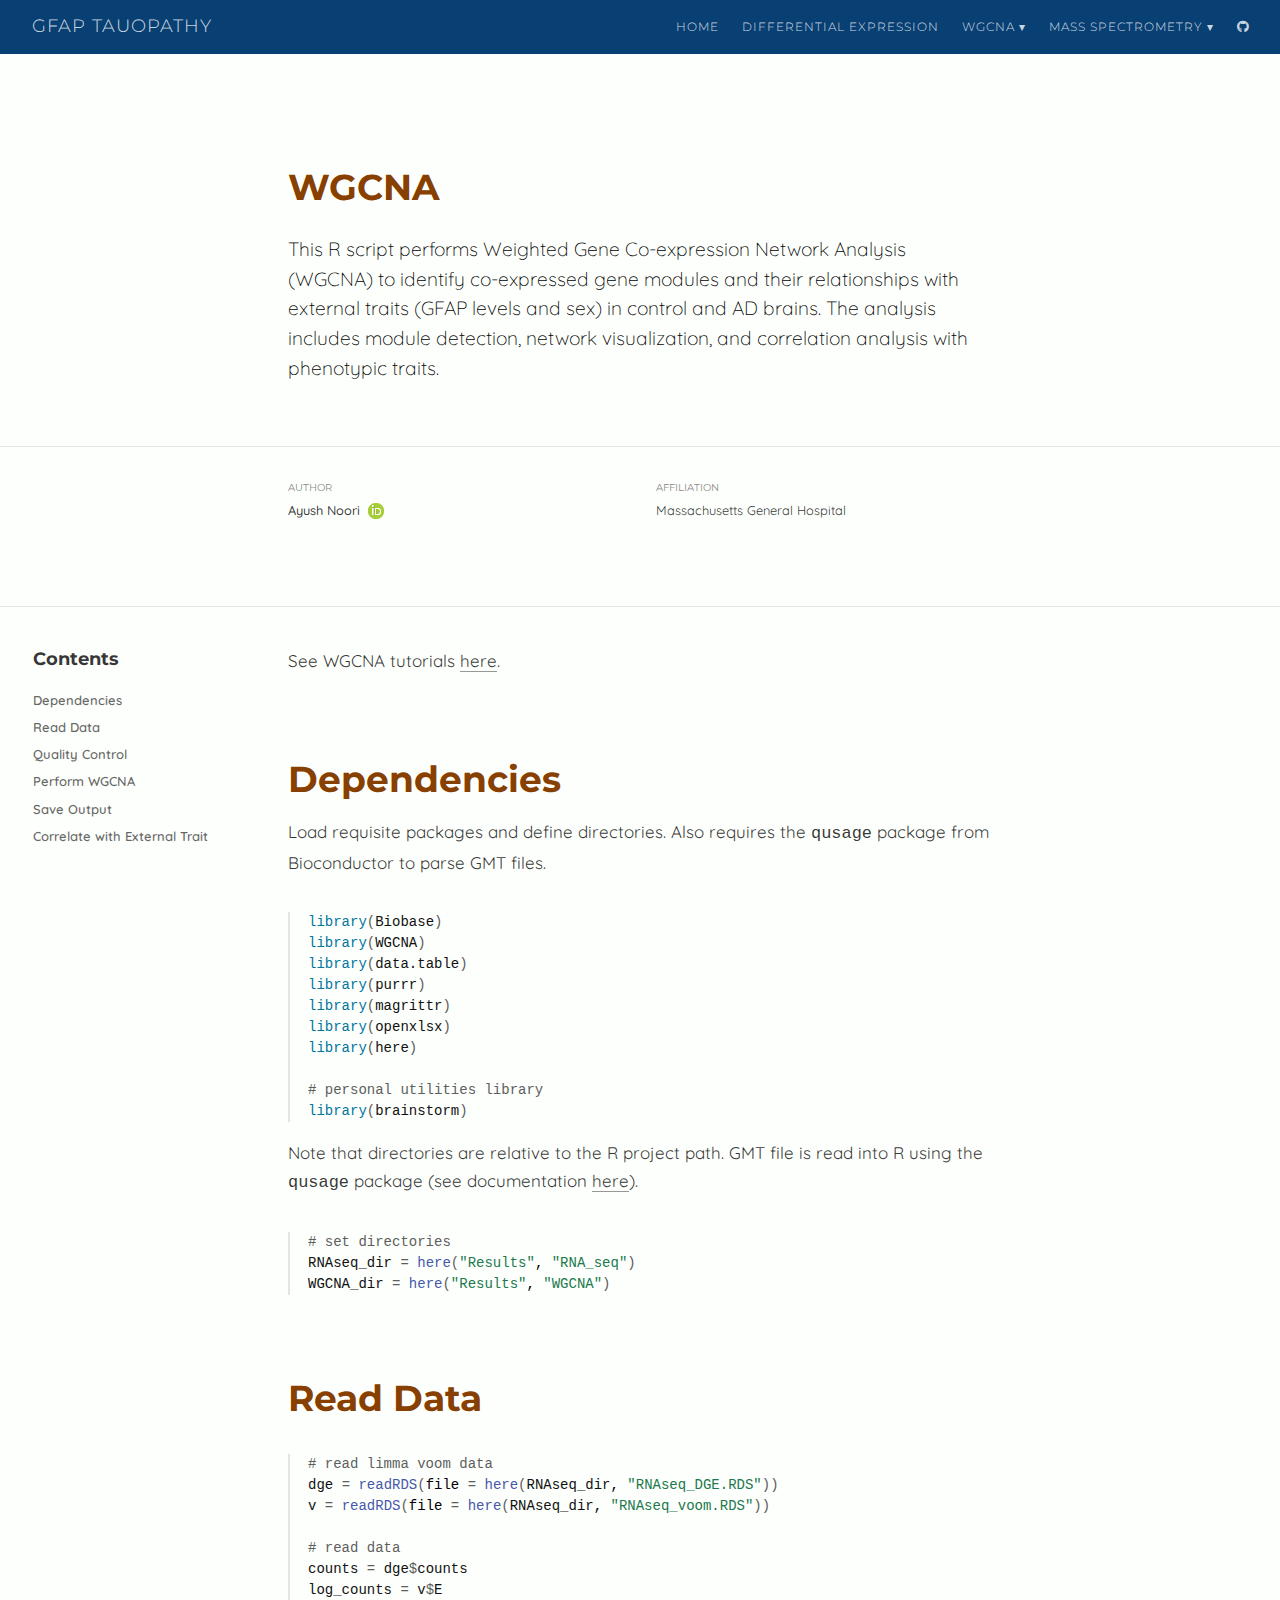
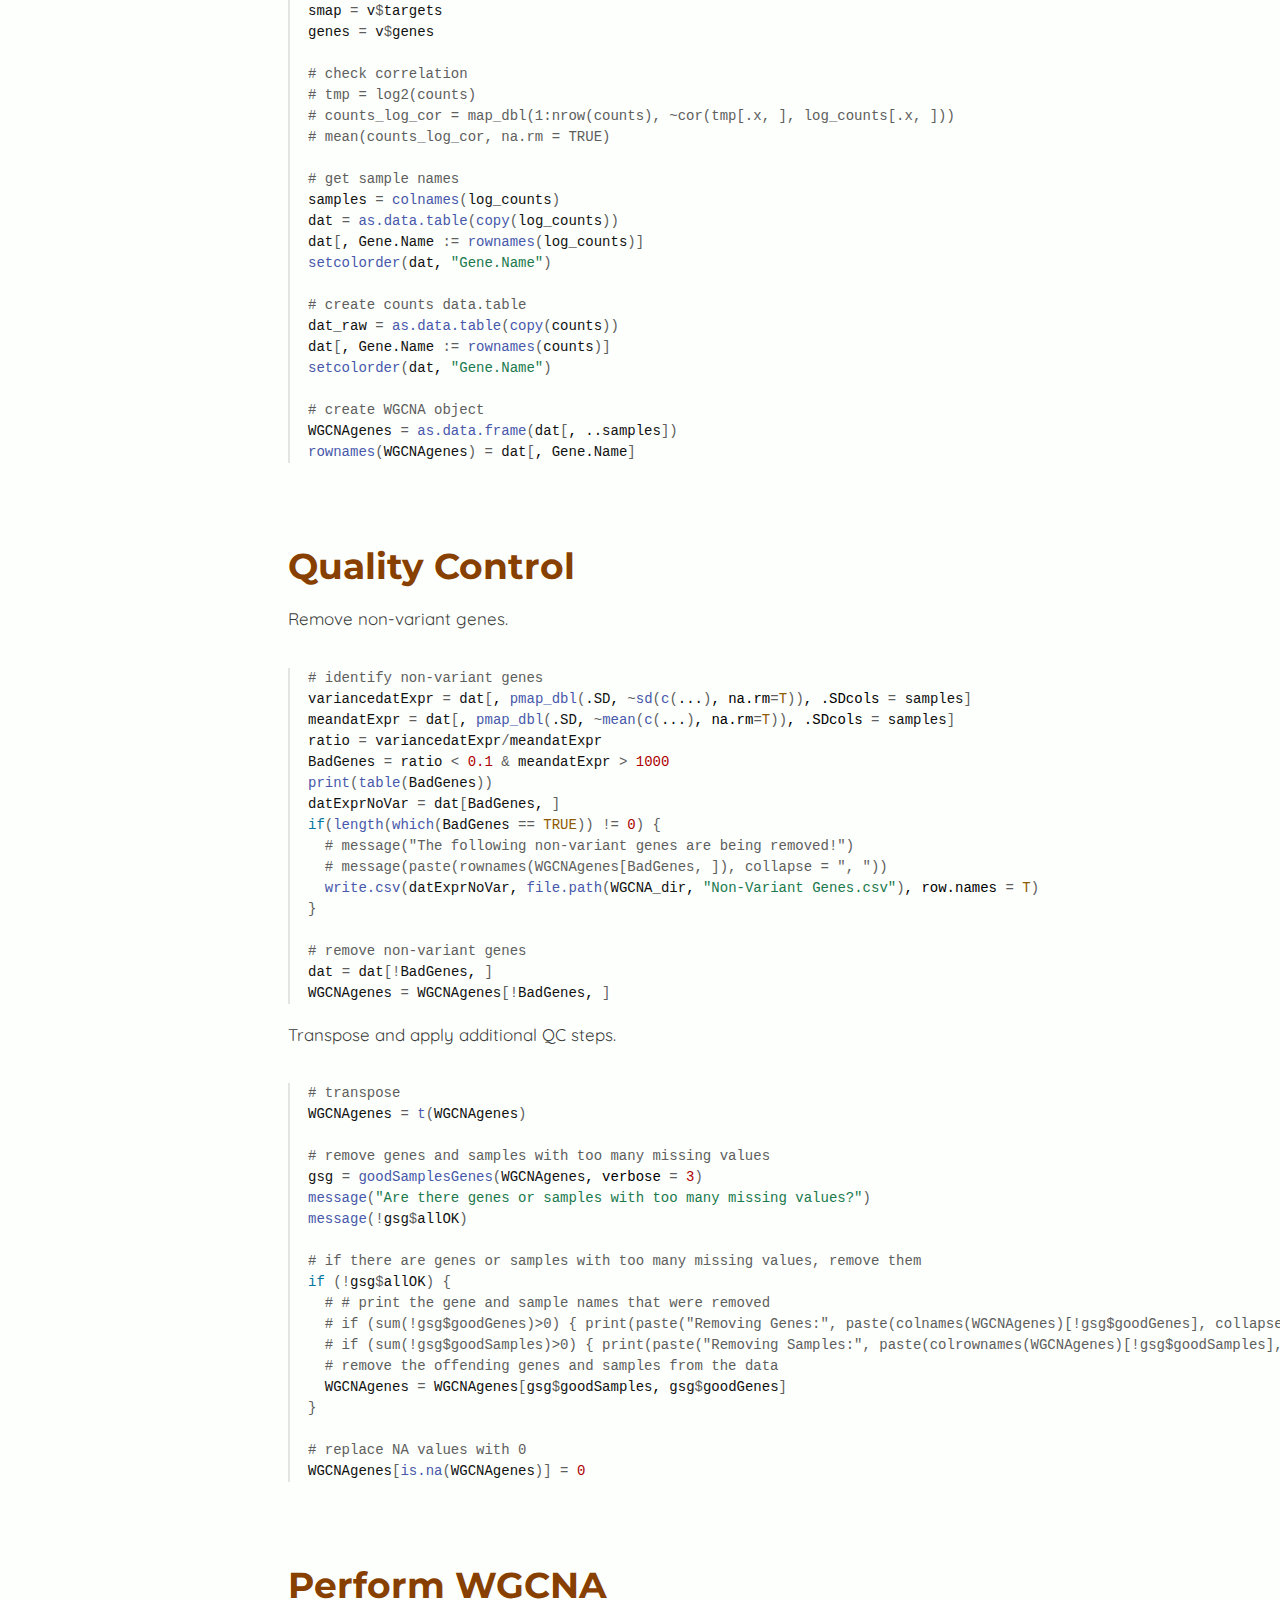
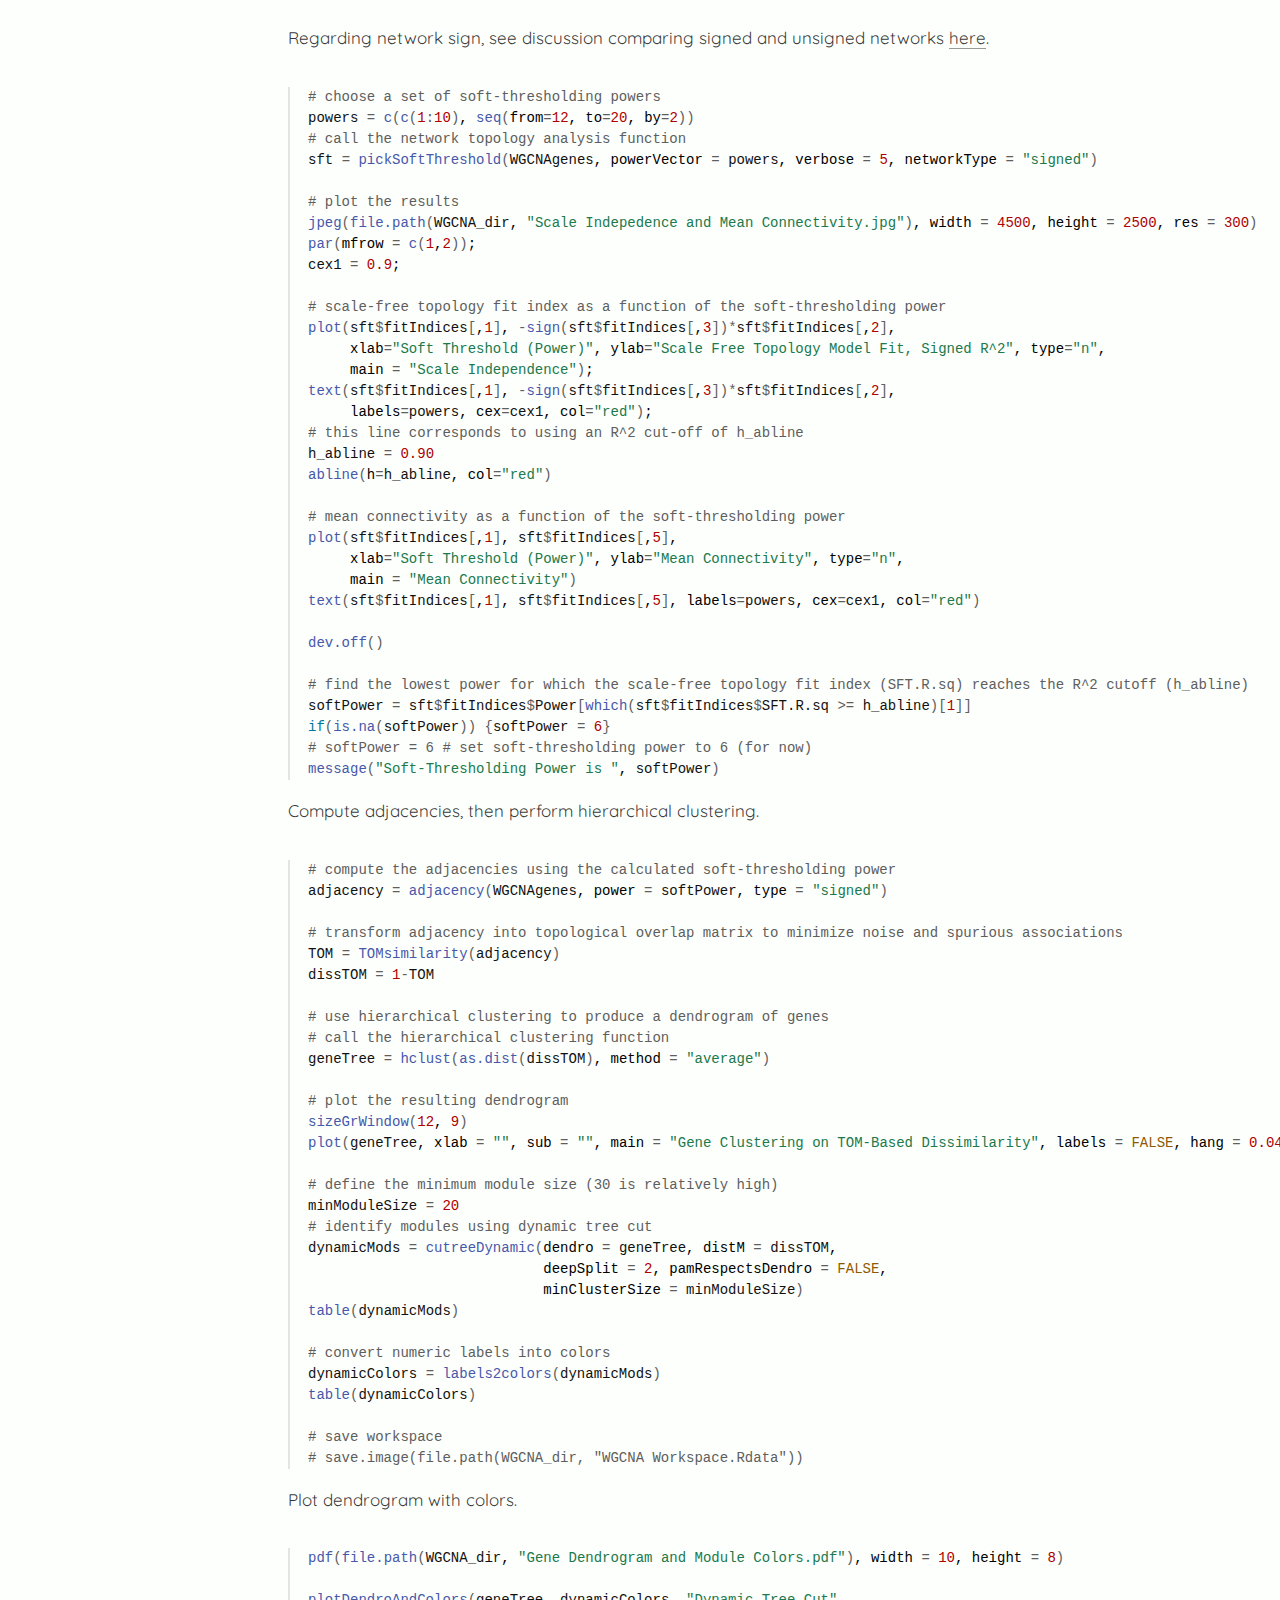
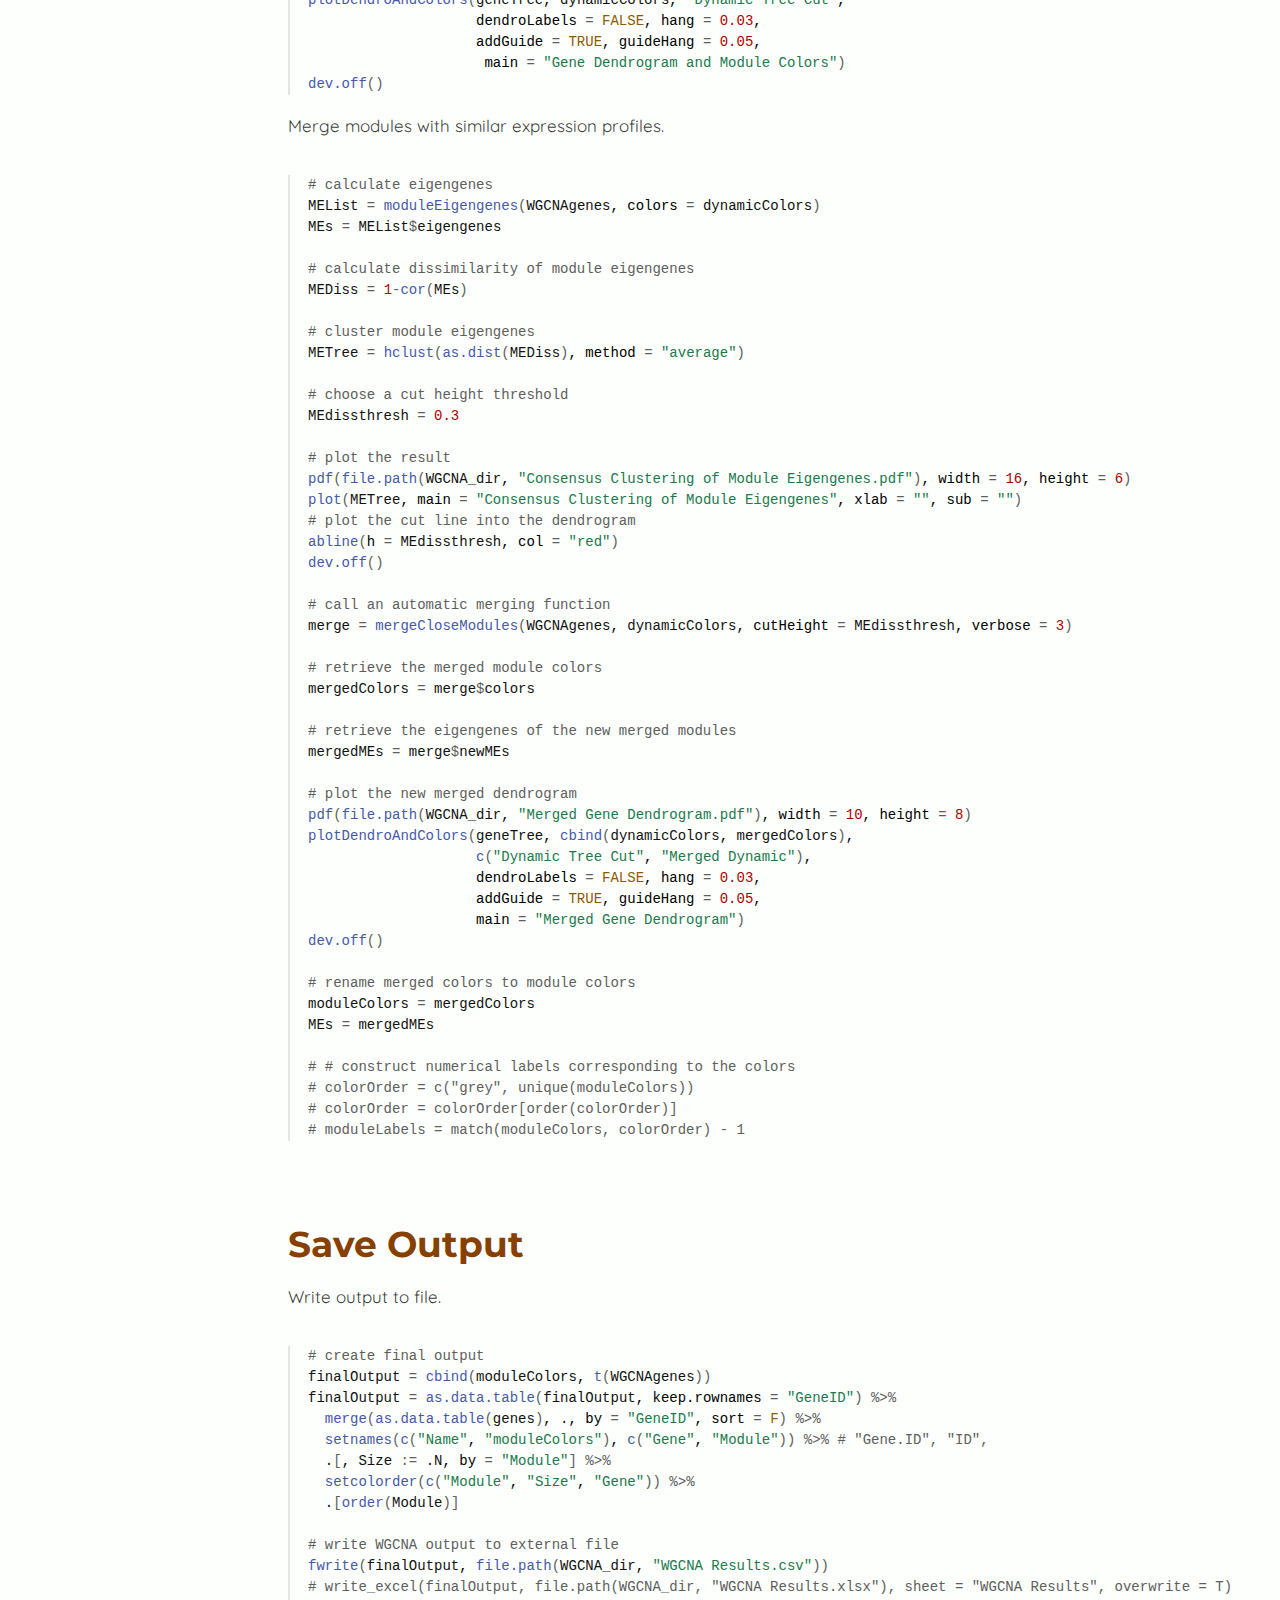
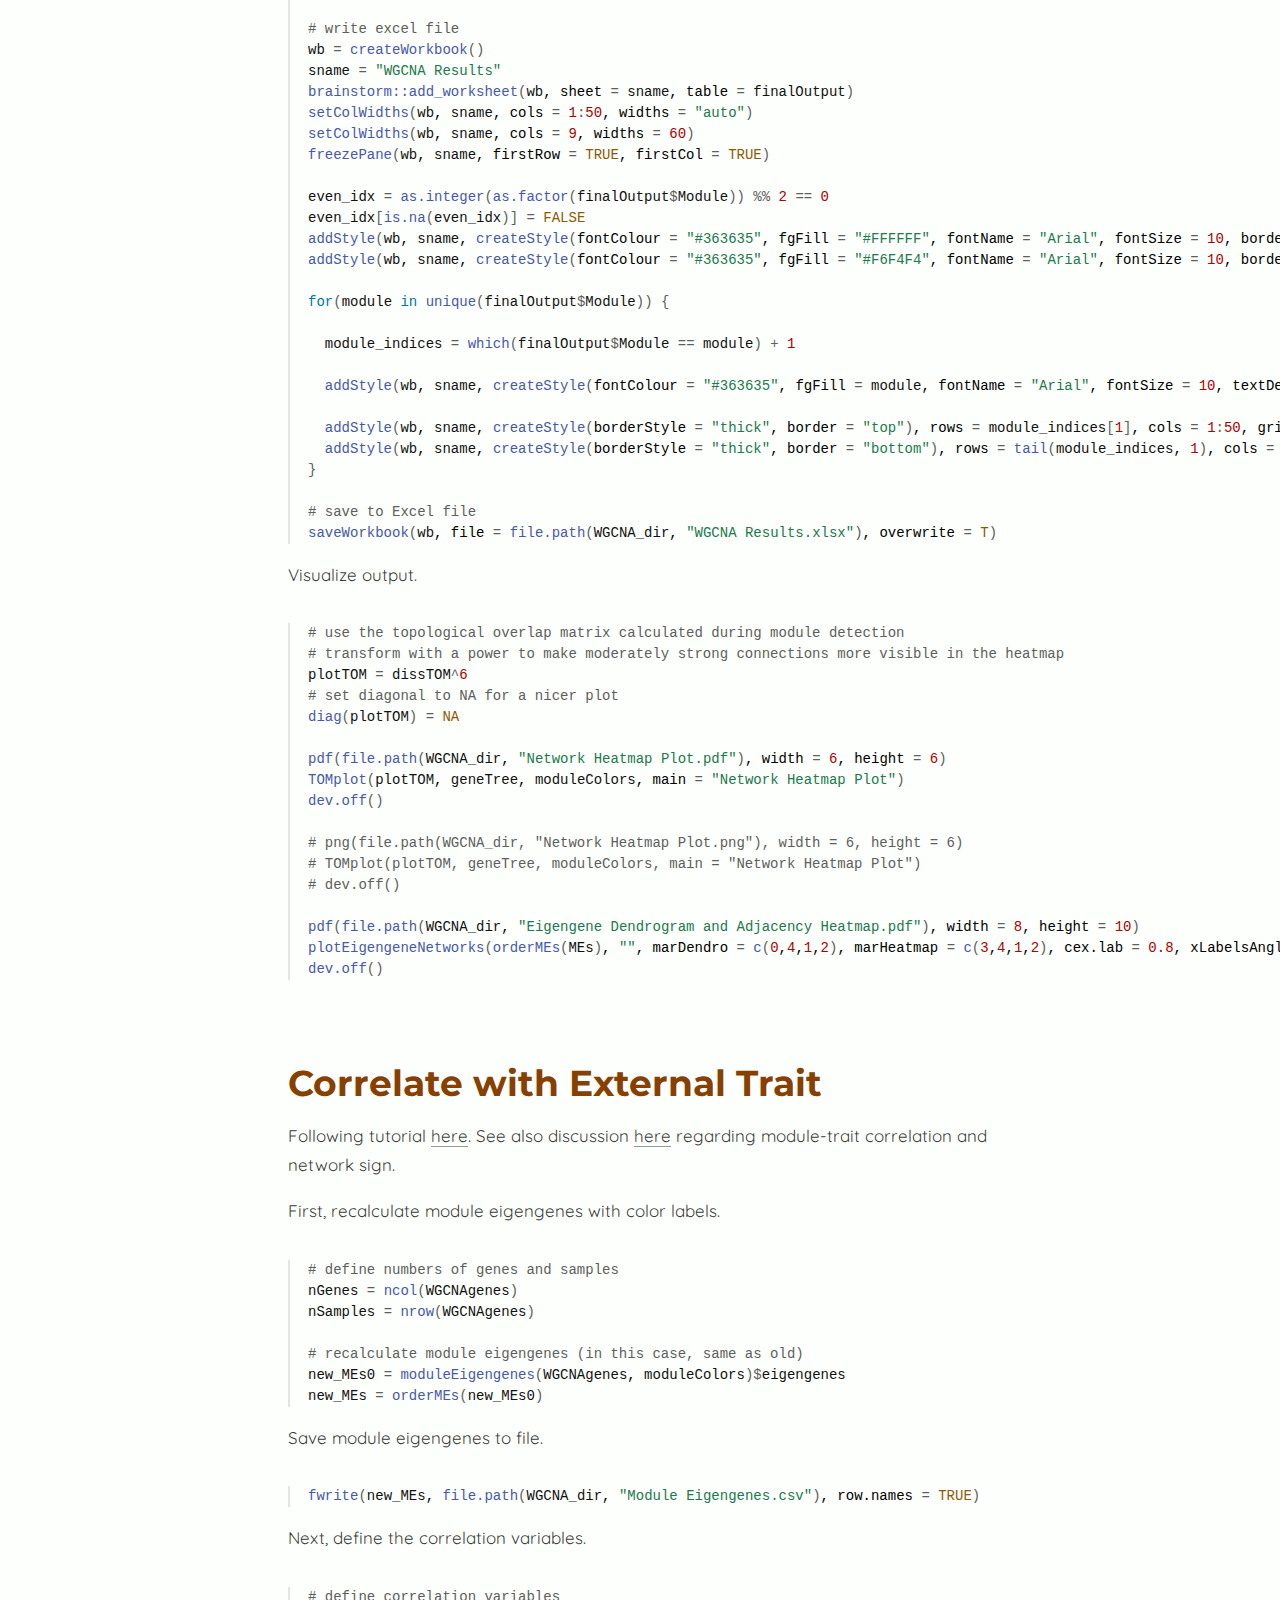
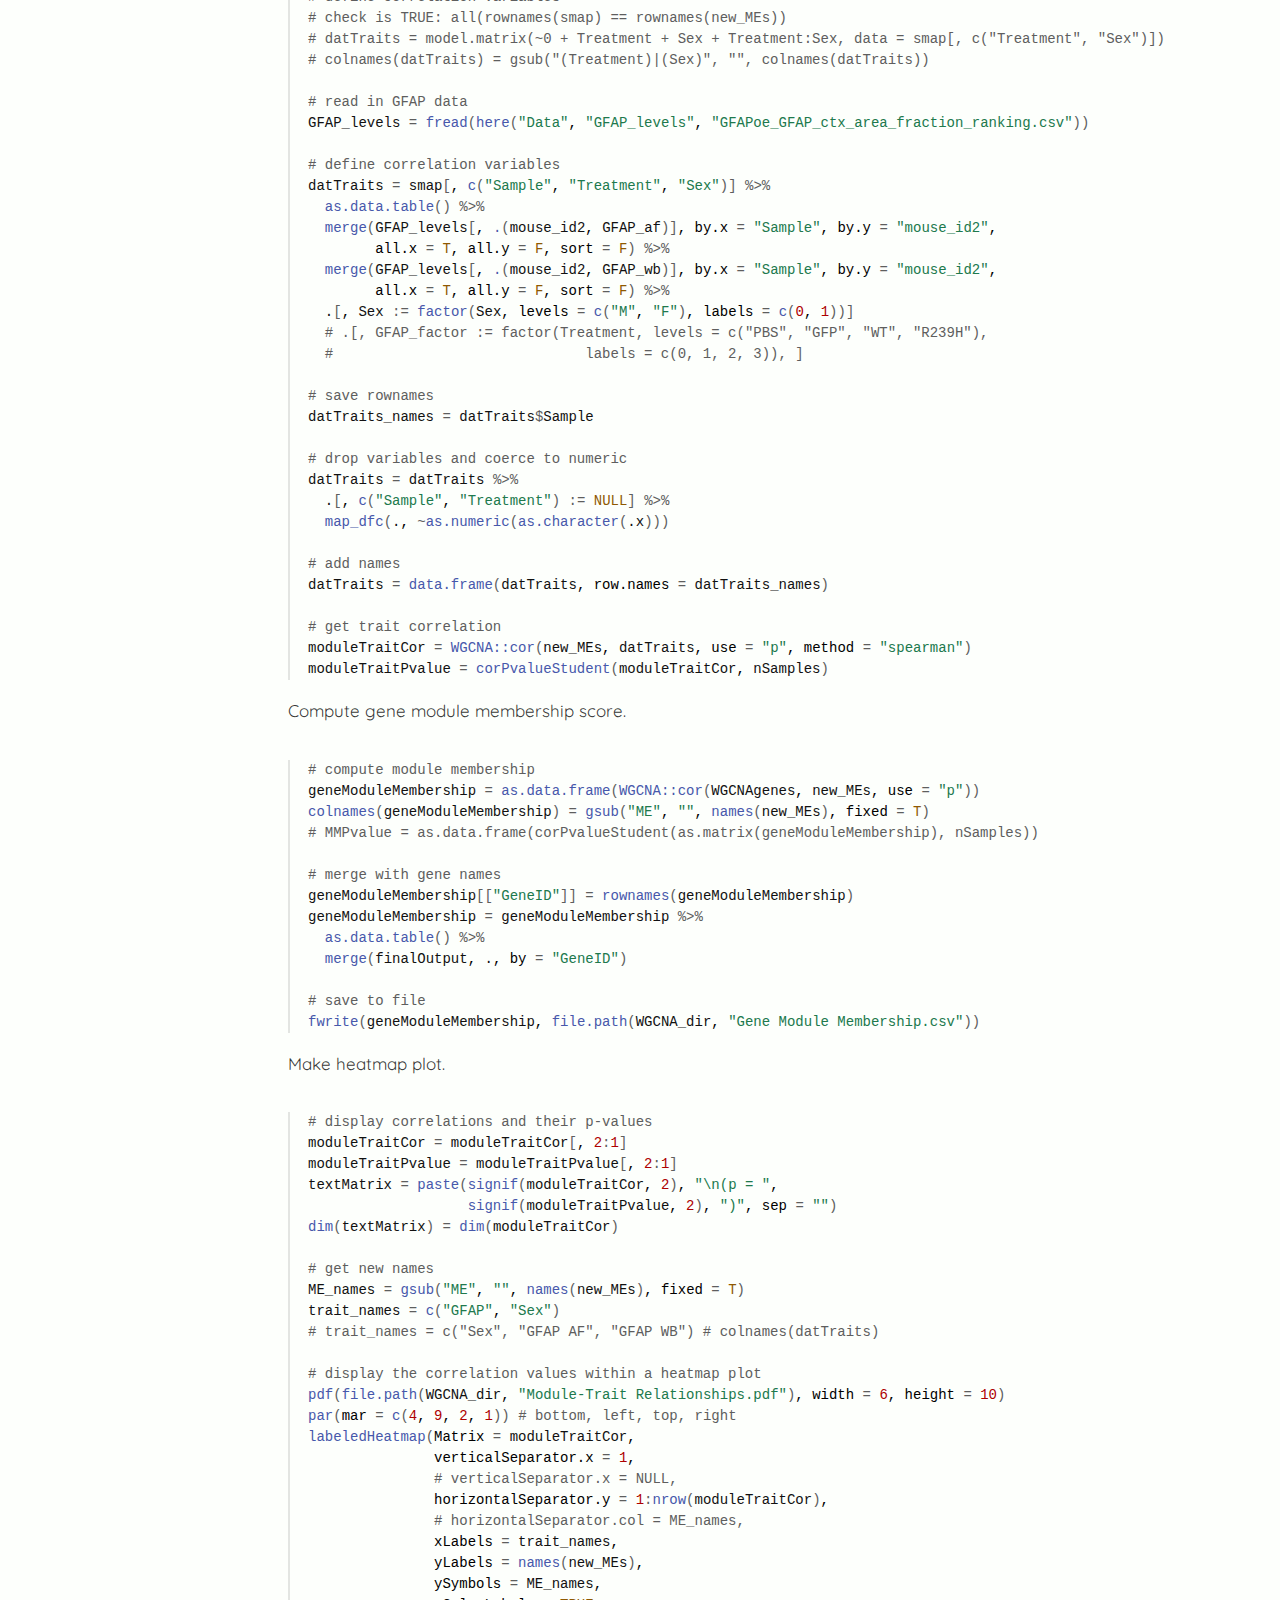
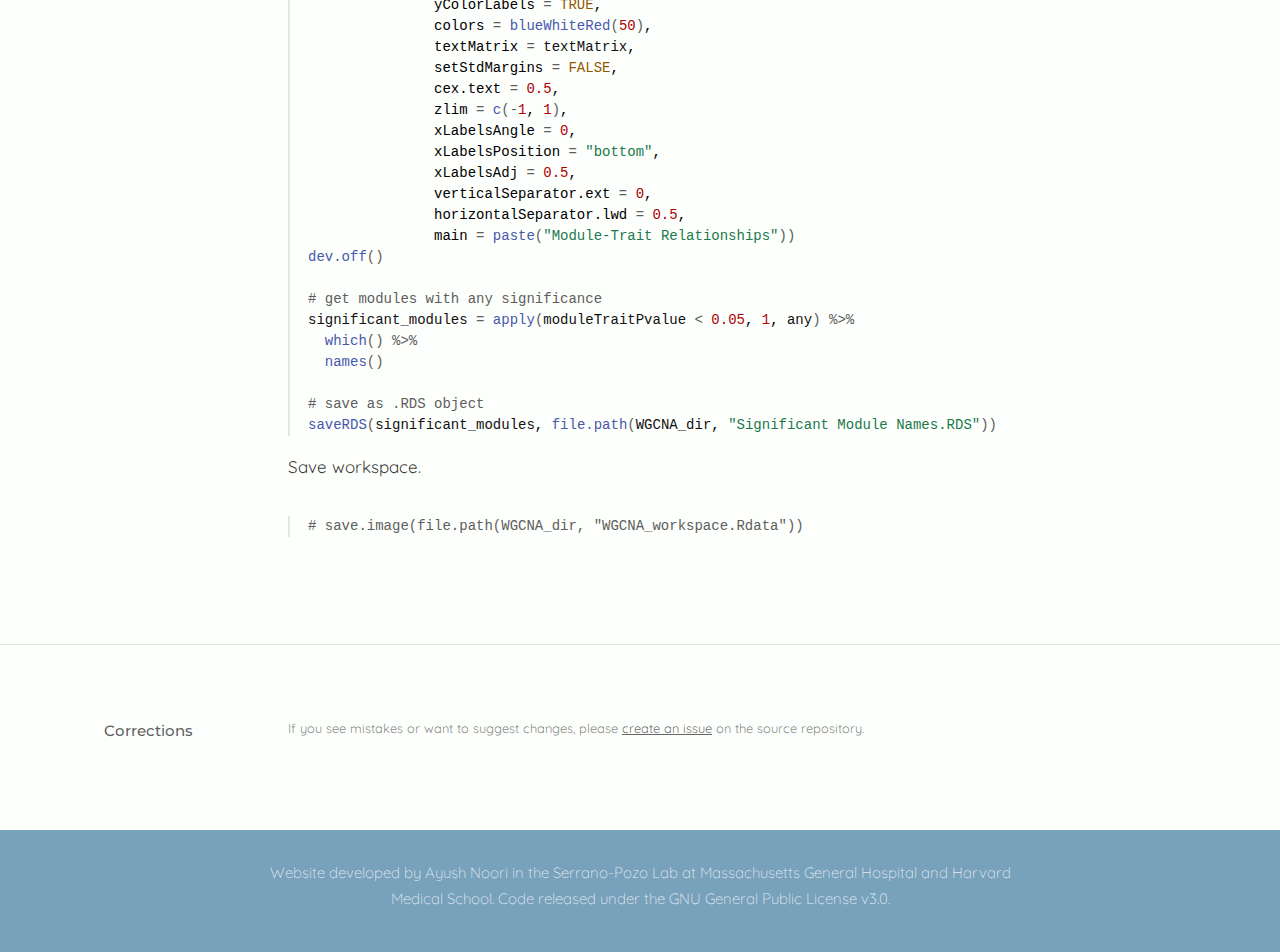
<file: docs/wgcna.html>
<!DOCTYPE html>

<html xmlns="http://www.w3.org/1999/xhtml" lang="" xml:lang="">

<head>
  <meta charset="utf-8"/>
  <meta name="viewport" content="width=device-width, initial-scale=1"/>
  <meta http-equiv="X-UA-Compatible" content="IE=Edge,chrome=1"/>
  <meta name="generator" content="distill" />

  <style type="text/css">
  /* Hide doc at startup (prevent jankiness while JS renders/transforms) */
  body {
    visibility: hidden;
  }
  </style>

 <!--radix_placeholder_import_source-->
 <!--/radix_placeholder_import_source-->

<style type="text/css">code{white-space: pre;}</style>
<style type="text/css" data-origin="pandoc">
pre > code.sourceCode { white-space: pre; position: relative; }
pre > code.sourceCode > span { line-height: 1.25; }
pre > code.sourceCode > span:empty { height: 1.2em; }
.sourceCode { overflow: visible; }
code.sourceCode > span { color: inherit; text-decoration: inherit; }
div.sourceCode { margin: 1em 0; }
pre.sourceCode { margin: 0; }
@media screen {
div.sourceCode { overflow: auto; }
}
@media print {
pre > code.sourceCode { white-space: pre-wrap; }
pre > code.sourceCode > span { text-indent: -5em; padding-left: 5em; }
}
pre.numberSource code
  { counter-reset: source-line 0; }
pre.numberSource code > span
  { position: relative; left: -4em; counter-increment: source-line; }
pre.numberSource code > span > a:first-child::before
  { content: counter(source-line);
    position: relative; left: -1em; text-align: right; vertical-align: baseline;
    border: none; display: inline-block;
    -webkit-touch-callout: none; -webkit-user-select: none;
    -khtml-user-select: none; -moz-user-select: none;
    -ms-user-select: none; user-select: none;
    padding: 0 4px; width: 4em;
    color: #aaaaaa;
  }
pre.numberSource { margin-left: 3em; border-left: 1px solid #aaaaaa;  padding-left: 4px; }
div.sourceCode
  { color: #00769e; background-color: #f1f3f5; }
@media screen {
pre > code.sourceCode > span > a:first-child::before { text-decoration: underline; }
}
code span { color: #00769e; } /* Normal */
code span.al { color: #ad0000; } /* Alert */
code span.an { color: #5e5e5e; } /* Annotation */
code span.at { color: #657422; } /* Attribute */
code span.bn { color: #ad0000; } /* BaseN */
code span.bu { } /* BuiltIn */
code span.cf { color: #00769e; } /* ControlFlow */
code span.ch { color: #20794d; } /* Char */
code span.cn { color: #8f5902; } /* Constant */
code span.co { color: #5e5e5e; } /* Comment */
code span.cv { color: #5e5e5e; font-style: italic; } /* CommentVar */
code span.do { color: #5e5e5e; font-style: italic; } /* Documentation */
code span.dt { color: #ad0000; } /* DataType */
code span.dv { color: #ad0000; } /* DecVal */
code span.er { color: #ad0000; } /* Error */
code span.ex { } /* Extension */
code span.fl { color: #ad0000; } /* Float */
code span.fu { color: #4758ab; } /* Function */
code span.im { } /* Import */
code span.in { color: #5e5e5e; } /* Information */
code span.kw { color: #00769e; } /* Keyword */
code span.op { color: #5e5e5e; } /* Operator */
code span.ot { color: #00769e; } /* Other */
code span.pp { color: #ad0000; } /* Preprocessor */
code span.sc { color: #5e5e5e; } /* SpecialChar */
code span.ss { color: #20794d; } /* SpecialString */
code span.st { color: #20794d; } /* String */
code span.va { color: #111111; } /* Variable */
code span.vs { color: #20794d; } /* VerbatimString */
code span.wa { color: #5e5e5e; font-style: italic; } /* Warning */
</style>


  <!--radix_placeholder_meta_tags-->
  <title>GFAP Tauopathy: WGCNA</title>

  <meta property="description" itemprop="description" content="This R script performs Weighted Gene Co-expression Network Analysis (WGCNA) to identify co-expressed gene modules and their relationships with external traits (GFAP levels and sex) in control and AD brains. The analysis includes module detection, network visualization, and correlation analysis with phenotypic traits."/>

  <link rel="icon" type="image/vnd.microsoft.icon" href="images/favicon.ico"/>

  <meta name="article:author" content="Ayush Noori"/>

  <!--  https://developers.facebook.com/docs/sharing/webmasters#markup -->
  <meta property="og:title" content="GFAP Tauopathy: WGCNA"/>
  <meta property="og:type" content="article"/>
  <meta property="og:description" content="This R script performs Weighted Gene Co-expression Network Analysis (WGCNA) to identify co-expressed gene modules and their relationships with external traits (GFAP levels and sex) in control and AD brains. The analysis includes module detection, network visualization, and correlation analysis with phenotypic traits."/>
  <meta property="og:locale" content="en_US"/>
  <meta property="og:site_name" content="GFAP Tauopathy"/>

  <!--  https://dev.twitter.com/cards/types/summary -->
  <meta property="twitter:card" content="summary"/>
  <meta property="twitter:title" content="GFAP Tauopathy: WGCNA"/>
  <meta property="twitter:description" content="This R script performs Weighted Gene Co-expression Network Analysis (WGCNA) to identify co-expressed gene modules and their relationships with external traits (GFAP levels and sex) in control and AD brains. The analysis includes module detection, network visualization, and correlation analysis with phenotypic traits."/>

  <!--/radix_placeholder_meta_tags-->
  <!--radix_placeholder_rmarkdown_metadata-->

  <script type="text/json" id="radix-rmarkdown-metadata">
  {"type":"list","attributes":{"names":{"type":"character","attributes":{},"value":["title","description","author","output"]}},"value":[{"type":"character","attributes":{},"value":["WGCNA"]},{"type":"character","attributes":{},"value":["This R script performs Weighted Gene Co-expression Network Analysis (WGCNA) to identify co-expressed gene modules and their relationships with external traits (GFAP levels and sex) in control and AD brains. The analysis includes module detection, network visualization, and correlation analysis with phenotypic traits.\n"]},{"type":"list","attributes":{},"value":[{"type":"list","attributes":{"names":{"type":"character","attributes":{},"value":["first_name","last_name","url","affiliation","affiliation_url","orcid_id"]}},"value":[{"type":"character","attributes":{},"value":["Ayush"]},{"type":"character","attributes":{},"value":["Noori"]},{"type":"character","attributes":{},"value":["https://www.github.com/ayushnoori"]},{"type":"character","attributes":{},"value":["Massachusetts General Hospital"]},{"type":"character","attributes":{},"value":["https://www.serranopozolab.org"]},{"type":"character","attributes":{},"value":["0000-0003-1420-1236"]}]}]},{"type":"list","attributes":{"names":{"type":"character","attributes":{},"value":["distill::distill_article"]}},"value":[{"type":"list","attributes":{"names":{"type":"character","attributes":{},"value":["toc"]}},"value":[{"type":"logical","attributes":{},"value":[true]}]}]}]}
  </script>
  <!--/radix_placeholder_rmarkdown_metadata-->
  <!--radix_placeholder_navigation_in_header-->
  <meta name="distill:offset" content=""/>

  <script type="application/javascript">

    window.headroom_prevent_pin = false;

    window.document.addEventListener("DOMContentLoaded", function (event) {

      // initialize headroom for banner
      var header = $('header').get(0);
      var headerHeight = header.offsetHeight;
      var headroom = new Headroom(header, {
        tolerance: 5,
        onPin : function() {
          if (window.headroom_prevent_pin) {
            window.headroom_prevent_pin = false;
            headroom.unpin();
          }
        }
      });
      headroom.init();
      if(window.location.hash)
        headroom.unpin();
      $(header).addClass('headroom--transition');

      // offset scroll location for banner on hash change
      // (see: https://github.com/WickyNilliams/headroom.js/issues/38)
      window.addEventListener("hashchange", function(event) {
        window.scrollTo(0, window.pageYOffset - (headerHeight + 25));
      });

      // responsive menu
      $('.distill-site-header').each(function(i, val) {
        var topnav = $(this);
        var toggle = topnav.find('.nav-toggle');
        toggle.on('click', function() {
          topnav.toggleClass('responsive');
        });
      });

      // nav dropdowns
      $('.nav-dropbtn').click(function(e) {
        $(this).next('.nav-dropdown-content').toggleClass('nav-dropdown-active');
        $(this).parent().siblings('.nav-dropdown')
           .children('.nav-dropdown-content').removeClass('nav-dropdown-active');
      });
      $("body").click(function(e){
        $('.nav-dropdown-content').removeClass('nav-dropdown-active');
      });
      $(".nav-dropdown").click(function(e){
        e.stopPropagation();
      });
    });
  </script>

  <style type="text/css">

  /* Theme (user-documented overrideables for nav appearance) */

  .distill-site-nav {
    color: rgba(255, 255, 255, 0.8);
    background-color: #0F2E3D;
    font-size: 15px;
    font-weight: 300;
  }

  .distill-site-nav a {
    color: inherit;
    text-decoration: none;
  }

  .distill-site-nav a:hover {
    color: white;
  }

  @media print {
    .distill-site-nav {
      display: none;
    }
  }

  .distill-site-header {

  }

  .distill-site-footer {

  }


  /* Site Header */

  .distill-site-header {
    width: 100%;
    box-sizing: border-box;
    z-index: 3;
  }

  .distill-site-header .nav-left {
    display: inline-block;
    margin-left: 8px;
  }

  @media screen and (max-width: 768px) {
    .distill-site-header .nav-left {
      margin-left: 0;
    }
  }


  .distill-site-header .nav-right {
    float: right;
    margin-right: 8px;
  }

  .distill-site-header a,
  .distill-site-header .title {
    display: inline-block;
    text-align: center;
    padding: 14px 10px 14px 10px;
  }

  .distill-site-header .title {
    font-size: 18px;
    min-width: 150px;
  }

  .distill-site-header .logo {
    padding: 0;
  }

  .distill-site-header .logo img {
    display: none;
    max-height: 20px;
    width: auto;
    margin-bottom: -4px;
  }

  .distill-site-header .nav-image img {
    max-height: 18px;
    width: auto;
    display: inline-block;
    margin-bottom: -3px;
  }



  @media screen and (min-width: 1000px) {
    .distill-site-header .logo img {
      display: inline-block;
    }
    .distill-site-header .nav-left {
      margin-left: 20px;
    }
    .distill-site-header .nav-right {
      margin-right: 20px;
    }
    .distill-site-header .title {
      padding-left: 12px;
    }
  }


  .distill-site-header .nav-toggle {
    display: none;
  }

  .nav-dropdown {
    display: inline-block;
    position: relative;
  }

  .nav-dropdown .nav-dropbtn {
    border: none;
    outline: none;
    color: rgba(255, 255, 255, 0.8);
    padding: 16px 10px;
    background-color: transparent;
    font-family: inherit;
    font-size: inherit;
    font-weight: inherit;
    margin: 0;
    margin-top: 1px;
    z-index: 2;
  }

  .nav-dropdown-content {
    display: none;
    position: absolute;
    background-color: white;
    min-width: 200px;
    border: 1px solid rgba(0,0,0,0.15);
    border-radius: 4px;
    box-shadow: 0px 8px 16px 0px rgba(0,0,0,0.1);
    z-index: 1;
    margin-top: 2px;
    white-space: nowrap;
    padding-top: 4px;
    padding-bottom: 4px;
  }

  .nav-dropdown-content hr {
    margin-top: 4px;
    margin-bottom: 4px;
    border: none;
    border-bottom: 1px solid rgba(0, 0, 0, 0.1);
  }

  .nav-dropdown-active {
    display: block;
  }

  .nav-dropdown-content a, .nav-dropdown-content .nav-dropdown-header {
    color: black;
    padding: 6px 24px;
    text-decoration: none;
    display: block;
    text-align: left;
  }

  .nav-dropdown-content .nav-dropdown-header {
    display: block;
    padding: 5px 24px;
    padding-bottom: 0;
    text-transform: uppercase;
    font-size: 14px;
    color: #999999;
    white-space: nowrap;
  }

  .nav-dropdown:hover .nav-dropbtn {
    color: white;
  }

  .nav-dropdown-content a:hover {
    background-color: #ddd;
    color: black;
  }

  .nav-right .nav-dropdown-content {
    margin-left: -45%;
    right: 0;
  }

  @media screen and (max-width: 768px) {
    .distill-site-header a, .distill-site-header .nav-dropdown  {display: none;}
    .distill-site-header a.nav-toggle {
      float: right;
      display: block;
    }
    .distill-site-header .title {
      margin-left: 0;
    }
    .distill-site-header .nav-right {
      margin-right: 0;
    }
    .distill-site-header {
      overflow: hidden;
    }
    .nav-right .nav-dropdown-content {
      margin-left: 0;
    }
  }


  @media screen and (max-width: 768px) {
    .distill-site-header.responsive {position: relative; min-height: 500px; }
    .distill-site-header.responsive a.nav-toggle {
      position: absolute;
      right: 0;
      top: 0;
    }
    .distill-site-header.responsive a,
    .distill-site-header.responsive .nav-dropdown {
      display: block;
      text-align: left;
    }
    .distill-site-header.responsive .nav-left,
    .distill-site-header.responsive .nav-right {
      width: 100%;
    }
    .distill-site-header.responsive .nav-dropdown {float: none;}
    .distill-site-header.responsive .nav-dropdown-content {position: relative;}
    .distill-site-header.responsive .nav-dropdown .nav-dropbtn {
      display: block;
      width: 100%;
      text-align: left;
    }
  }

  /* Site Footer */

  .distill-site-footer {
    width: 100%;
    overflow: hidden;
    box-sizing: border-box;
    z-index: 3;
    margin-top: 30px;
    padding-top: 30px;
    padding-bottom: 30px;
    text-align: center;
  }

  /* Headroom */

  d-title {
    padding-top: 6rem;
  }

  @media print {
    d-title {
      padding-top: 4rem;
    }
  }

  .headroom {
    z-index: 1000;
    position: fixed;
    top: 0;
    left: 0;
    right: 0;
  }

  .headroom--transition {
    transition: all .4s ease-in-out;
  }

  .headroom--unpinned {
    top: -100px;
  }

  .headroom--pinned {
    top: 0;
  }

  /* adjust viewport for navbar height */
  /* helps vertically center bootstrap (non-distill) content */
  .min-vh-100 {
    min-height: calc(100vh - 100px) !important;
  }

  </style>

  <script src="site_libs/jquery-3.6.0/jquery-3.6.0.min.js"></script>
  <link href="site_libs/font-awesome-6.4.2/css/all.min.css" rel="stylesheet"/>
  <link href="site_libs/font-awesome-6.4.2/css/v4-shims.min.css" rel="stylesheet"/>
  <script src="site_libs/headroom-0.9.4/headroom.min.js"></script>
  <!--/radix_placeholder_navigation_in_header-->
  <!--radix_placeholder_distill-->

  <style type="text/css">

  body {
    background-color: white;
  }

  .pandoc-table {
    width: 100%;
  }

  .pandoc-table>caption {
    margin-bottom: 10px;
  }

  .pandoc-table th:not([align]) {
    text-align: left;
  }

  .pagedtable-footer {
    font-size: 15px;
  }

  d-byline .byline {
    grid-template-columns: 2fr 2fr;
  }

  d-byline .byline h3 {
    margin-block-start: 1.5em;
  }

  d-byline .byline .authors-affiliations h3 {
    margin-block-start: 0.5em;
  }

  .authors-affiliations .orcid-id {
    width: 16px;
    height:16px;
    margin-left: 4px;
    margin-right: 4px;
    vertical-align: middle;
    padding-bottom: 2px;
  }

  d-title .dt-tags {
    margin-top: 1em;
    grid-column: text;
  }

  .dt-tags .dt-tag {
    text-decoration: none;
    display: inline-block;
    color: rgba(0,0,0,0.6);
    padding: 0em 0.4em;
    margin-right: 0.5em;
    margin-bottom: 0.4em;
    font-size: 70%;
    border: 1px solid rgba(0,0,0,0.2);
    border-radius: 3px;
    text-transform: uppercase;
    font-weight: 500;
  }

  d-article table.gt_table td,
  d-article table.gt_table th {
    border-bottom: none;
    font-size: 100%;
  }

  .html-widget {
    margin-bottom: 2.0em;
  }

  .l-screen-inset {
    padding-right: 16px;
  }

  .l-screen .caption {
    margin-left: 10px;
  }

  .shaded {
    background: rgb(247, 247, 247);
    padding-top: 20px;
    padding-bottom: 20px;
    border-top: 1px solid rgba(0, 0, 0, 0.1);
    border-bottom: 1px solid rgba(0, 0, 0, 0.1);
  }

  .shaded .html-widget {
    margin-bottom: 0;
    border: 1px solid rgba(0, 0, 0, 0.1);
  }

  .shaded .shaded-content {
    background: white;
  }

  .text-output {
    margin-top: 0;
    line-height: 1.5em;
  }

  .hidden {
    display: none !important;
  }

  hr.section-separator {
    border: none;
    border-top: 1px solid rgba(0, 0, 0, 0.1);
    margin: 0px;
  }


  d-byline {
    border-top: none;
  }

  d-article {
    padding-top: 2.5rem;
    padding-bottom: 30px;
    border-top: none;
  }

  d-appendix {
    padding-top: 30px;
  }

  d-article>p>img {
    width: 100%;
  }

  d-article h2 {
    margin: 1rem 0 1.5rem 0;
  }

  d-article h3 {
    margin-top: 1.5rem;
  }

  d-article iframe {
    border: 1px solid rgba(0, 0, 0, 0.1);
    margin-bottom: 2.0em;
    width: 100%;
  }

  /* Tweak code blocks */

  d-article div.sourceCode code,
  d-article pre code {
    font-family: Consolas, Monaco, 'Andale Mono', 'Ubuntu Mono', monospace;
  }

  d-article pre,
  d-article div.sourceCode,
  d-article div.sourceCode pre {
    overflow: auto;
  }

  d-article div.sourceCode {
    background-color: white;
  }

  d-article div.sourceCode pre {
    padding-left: 10px;
    font-size: 12px;
    border-left: 2px solid rgba(0,0,0,0.1);
  }

  d-article pre {
    font-size: 12px;
    color: black;
    background: none;
    margin-top: 0;
    text-align: left;
    white-space: pre;
    word-spacing: normal;
    word-break: normal;
    word-wrap: normal;
    line-height: 1.5;

    -moz-tab-size: 4;
    -o-tab-size: 4;
    tab-size: 4;

    -webkit-hyphens: none;
    -moz-hyphens: none;
    -ms-hyphens: none;
    hyphens: none;
  }

  d-article pre a {
    border-bottom: none;
  }

  d-article pre a:hover {
    border-bottom: none;
    text-decoration: underline;
  }

  d-article details {
    grid-column: text;
    margin-bottom: 0.8em;
  }

  @media(min-width: 768px) {

  d-article pre,
  d-article div.sourceCode,
  d-article div.sourceCode pre {
    overflow: visible !important;
  }

  d-article div.sourceCode pre {
    padding-left: 18px;
    font-size: 14px;
  }

  /* tweak for Pandoc numbered line within distill */
  d-article pre.numberSource code > span {
      left: -2em;
  }

  d-article pre {
    font-size: 14px;
  }

  }

  figure img.external {
    background: white;
    border: 1px solid rgba(0, 0, 0, 0.1);
    box-shadow: 0 1px 8px rgba(0, 0, 0, 0.1);
    padding: 18px;
    box-sizing: border-box;
  }

  /* CSS for d-contents */

  .d-contents {
    grid-column: text;
    color: rgba(0,0,0,0.8);
    font-size: 0.9em;
    padding-bottom: 1em;
    margin-bottom: 1em;
    padding-bottom: 0.5em;
    margin-bottom: 1em;
    padding-left: 0.25em;
    justify-self: start;
  }

  @media(min-width: 1000px) {
    .d-contents.d-contents-float {
      height: 0;
      grid-column-start: 1;
      grid-column-end: 4;
      justify-self: center;
      padding-right: 3em;
      padding-left: 2em;
    }
  }

  .d-contents nav h3 {
    font-size: 18px;
    margin-top: 0;
    margin-bottom: 1em;
  }

  .d-contents li {
    list-style-type: none
  }

  .d-contents nav > ul {
    padding-left: 0;
  }

  .d-contents ul {
    padding-left: 1em
  }

  .d-contents nav ul li {
    margin-top: 0.6em;
    margin-bottom: 0.2em;
  }

  .d-contents nav a {
    font-size: 13px;
    border-bottom: none;
    text-decoration: none
    color: rgba(0, 0, 0, 0.8);
  }

  .d-contents nav a:hover {
    text-decoration: underline solid rgba(0, 0, 0, 0.6)
  }

  .d-contents nav > ul > li > a {
    font-weight: 600;
  }

  .d-contents nav > ul > li > ul {
    font-weight: inherit;
  }

  .d-contents nav > ul > li > ul > li {
    margin-top: 0.2em;
  }


  .d-contents nav ul {
    margin-top: 0;
    margin-bottom: 0.25em;
  }

  .d-article-with-toc h2:nth-child(2) {
    margin-top: 0;
  }


  /* Figure */

  .figure {
    position: relative;
    margin-bottom: 2.5em;
    margin-top: 1.5em;
  }

  .figure .caption {
    color: rgba(0, 0, 0, 0.6);
    font-size: 12px;
    line-height: 1.5em;
  }

  .figure img.external {
    background: white;
    border: 1px solid rgba(0, 0, 0, 0.1);
    box-shadow: 0 1px 8px rgba(0, 0, 0, 0.1);
    padding: 18px;
    box-sizing: border-box;
  }

  .figure .caption a {
    color: rgba(0, 0, 0, 0.6);
  }

  .figure .caption b,
  .figure .caption strong, {
    font-weight: 600;
    color: rgba(0, 0, 0, 1.0);
  }

  /* Citations */

  d-article .citation {
    color: inherit;
    cursor: inherit;
  }

  div.hanging-indent{
    margin-left: 1em; text-indent: -1em;
  }

  /* Citation hover box */

  .tippy-box[data-theme~=light-border] {
    background-color: rgba(250, 250, 250, 0.95);
  }

  .tippy-content > p {
    margin-bottom: 0;
    padding: 2px;
  }


  /* Tweak 1000px media break to show more text */

  @media(min-width: 1000px) {
    .base-grid,
    distill-header,
    d-title,
    d-abstract,
    d-article,
    d-appendix,
    distill-appendix,
    d-byline,
    d-footnote-list,
    d-citation-list,
    distill-footer {
      grid-template-columns: [screen-start] 1fr [page-start kicker-start] 80px [middle-start] 50px [text-start kicker-end] 65px 65px 65px 65px 65px 65px 65px 65px [text-end gutter-start] 65px [middle-end] 65px [page-end gutter-end] 1fr [screen-end];
      grid-column-gap: 16px;
    }

    .grid {
      grid-column-gap: 16px;
    }

    d-article {
      font-size: 1.06rem;
      line-height: 1.7em;
    }
    figure .caption, .figure .caption, figure figcaption {
      font-size: 13px;
    }
  }

  @media(min-width: 1180px) {
    .base-grid,
    distill-header,
    d-title,
    d-abstract,
    d-article,
    d-appendix,
    distill-appendix,
    d-byline,
    d-footnote-list,
    d-citation-list,
    distill-footer {
      grid-template-columns: [screen-start] 1fr [page-start kicker-start] 60px [middle-start] 60px [text-start kicker-end] 60px 60px 60px 60px 60px 60px 60px 60px [text-end gutter-start] 60px [middle-end] 60px [page-end gutter-end] 1fr [screen-end];
      grid-column-gap: 32px;
    }

    .grid {
      grid-column-gap: 32px;
    }
  }


  /* Get the citation styles for the appendix (not auto-injected on render since
     we do our own rendering of the citation appendix) */

  d-appendix .citation-appendix,
  .d-appendix .citation-appendix {
    font-size: 11px;
    line-height: 15px;
    border-left: 1px solid rgba(0, 0, 0, 0.1);
    padding-left: 18px;
    border: 1px solid rgba(0,0,0,0.1);
    background: rgba(0, 0, 0, 0.02);
    padding: 10px 18px;
    border-radius: 3px;
    color: rgba(150, 150, 150, 1);
    overflow: hidden;
    margin-top: -12px;
    white-space: pre-wrap;
    word-wrap: break-word;
  }

  /* Include appendix styles here so they can be overridden */

  d-appendix {
    contain: layout style;
    font-size: 0.8em;
    line-height: 1.7em;
    margin-top: 60px;
    margin-bottom: 0;
    border-top: 1px solid rgba(0, 0, 0, 0.1);
    color: rgba(0,0,0,0.5);
    padding-top: 60px;
    padding-bottom: 48px;
  }

  d-appendix h3 {
    grid-column: page-start / text-start;
    font-size: 15px;
    font-weight: 500;
    margin-top: 1em;
    margin-bottom: 0;
    color: rgba(0,0,0,0.65);
  }

  d-appendix h3 + * {
    margin-top: 1em;
  }

  d-appendix ol {
    padding: 0 0 0 15px;
  }

  @media (min-width: 768px) {
    d-appendix ol {
      padding: 0 0 0 30px;
      margin-left: -30px;
    }
  }

  d-appendix li {
    margin-bottom: 1em;
  }

  d-appendix a {
    color: rgba(0, 0, 0, 0.6);
  }

  d-appendix > * {
    grid-column: text;
  }

  d-appendix > d-footnote-list,
  d-appendix > d-citation-list,
  d-appendix > distill-appendix {
    grid-column: screen;
  }

  /* Include footnote styles here so they can be overridden */

  d-footnote-list {
    contain: layout style;
  }

  d-footnote-list > * {
    grid-column: text;
  }

  d-footnote-list a.footnote-backlink {
    color: rgba(0,0,0,0.3);
    padding-left: 0.5em;
  }



  /* Anchor.js */

  .anchorjs-link {
    /*transition: all .25s linear; */
    text-decoration: none;
    border-bottom: none;
  }
  *:hover > .anchorjs-link {
    margin-left: -1.125em !important;
    text-decoration: none;
    border-bottom: none;
  }

  /* Social footer */

  .social_footer {
    margin-top: 30px;
    margin-bottom: 0;
    color: rgba(0,0,0,0.67);
  }

  .disqus-comments {
    margin-right: 30px;
  }

  .disqus-comment-count {
    border-bottom: 1px solid rgba(0, 0, 0, 0.4);
    cursor: pointer;
  }

  #disqus_thread {
    margin-top: 30px;
  }

  .article-sharing a {
    border-bottom: none;
    margin-right: 8px;
  }

  .article-sharing a:hover {
    border-bottom: none;
  }

  .sidebar-section.subscribe {
    font-size: 12px;
    line-height: 1.6em;
  }

  .subscribe p {
    margin-bottom: 0.5em;
  }


  .article-footer .subscribe {
    font-size: 15px;
    margin-top: 45px;
  }


  .sidebar-section.custom {
    font-size: 12px;
    line-height: 1.6em;
  }

  .custom p {
    margin-bottom: 0.5em;
  }

  /* Styles for listing layout (hide title) */
  .layout-listing d-title, .layout-listing .d-title {
    display: none;
  }

  /* Styles for posts lists (not auto-injected) */


  .posts-with-sidebar {
    padding-left: 45px;
    padding-right: 45px;
  }

  .posts-list .description h2,
  .posts-list .description p {
    font-family: -apple-system, BlinkMacSystemFont, "Segoe UI", Roboto, Oxygen, Ubuntu, Cantarell, "Fira Sans", "Droid Sans", "Helvetica Neue", Arial, sans-serif;
  }

  .posts-list .description h2 {
    font-weight: 700;
    border-bottom: none;
    padding-bottom: 0;
  }

  .posts-list h2.post-tag {
    border-bottom: 1px solid rgba(0, 0, 0, 0.2);
    padding-bottom: 12px;
  }
  .posts-list {
    margin-top: 60px;
    margin-bottom: 24px;
  }

  .posts-list .post-preview {
    text-decoration: none;
    overflow: hidden;
    display: block;
    border-bottom: 1px solid rgba(0, 0, 0, 0.1);
    padding: 24px 0;
  }

  .post-preview-last {
    border-bottom: none !important;
  }

  .posts-list .posts-list-caption {
    grid-column: screen;
    font-weight: 400;
  }

  .posts-list .post-preview h2 {
    margin: 0 0 6px 0;
    line-height: 1.2em;
    font-style: normal;
    font-size: 24px;
  }

  .posts-list .post-preview p {
    margin: 0 0 12px 0;
    line-height: 1.4em;
    font-size: 16px;
  }

  .posts-list .post-preview .thumbnail {
    box-sizing: border-box;
    margin-bottom: 24px;
    position: relative;
    max-width: 500px;
  }
  .posts-list .post-preview img {
    width: 100%;
    display: block;
  }

  .posts-list .metadata {
    font-size: 12px;
    line-height: 1.4em;
    margin-bottom: 18px;
  }

  .posts-list .metadata > * {
    display: inline-block;
  }

  .posts-list .metadata .publishedDate {
    margin-right: 2em;
  }

  .posts-list .metadata .dt-authors {
    display: block;
    margin-top: 0.3em;
    margin-right: 2em;
  }

  .posts-list .dt-tags {
    display: block;
    line-height: 1em;
  }

  .posts-list .dt-tags .dt-tag {
    display: inline-block;
    color: rgba(0,0,0,0.6);
    padding: 0.3em 0.4em;
    margin-right: 0.2em;
    margin-bottom: 0.4em;
    font-size: 60%;
    border: 1px solid rgba(0,0,0,0.2);
    border-radius: 3px;
    text-transform: uppercase;
    font-weight: 500;
  }

  .posts-list img {
    opacity: 1;
  }

  .posts-list img[data-src] {
    opacity: 0;
  }

  .posts-more {
    clear: both;
  }


  .posts-sidebar {
    font-size: 16px;
  }

  .posts-sidebar h3 {
    font-size: 16px;
    margin-top: 0;
    margin-bottom: 0.5em;
    font-weight: 400;
    text-transform: uppercase;
  }

  .sidebar-section {
    margin-bottom: 30px;
  }

  .categories ul {
    list-style-type: none;
    margin: 0;
    padding: 0;
  }

  .categories li {
    color: rgba(0, 0, 0, 0.8);
    margin-bottom: 0;
  }

  .categories li>a {
    border-bottom: none;
  }

  .categories li>a:hover {
    border-bottom: 1px solid rgba(0, 0, 0, 0.4);
  }

  .categories .active {
    font-weight: 600;
  }

  .categories .category-count {
    color: rgba(0, 0, 0, 0.4);
  }


  @media(min-width: 768px) {
    .posts-list .post-preview h2 {
      font-size: 26px;
    }
    .posts-list .post-preview .thumbnail {
      float: right;
      width: 30%;
      margin-bottom: 0;
    }
    .posts-list .post-preview .description {
      float: left;
      width: 45%;
    }
    .posts-list .post-preview .metadata {
      float: left;
      width: 20%;
      margin-top: 8px;
    }
    .posts-list .post-preview p {
      margin: 0 0 12px 0;
      line-height: 1.5em;
      font-size: 16px;
    }
    .posts-with-sidebar .posts-list {
      float: left;
      width: 75%;
    }
    .posts-with-sidebar .posts-sidebar {
      float: right;
      width: 20%;
      margin-top: 60px;
      padding-top: 24px;
      padding-bottom: 24px;
    }
  }


  /* Improve display for browsers without grid (IE/Edge <= 15) */

  .downlevel {
    line-height: 1.6em;
    font-family: -apple-system, BlinkMacSystemFont, "Segoe UI", Roboto, Oxygen, Ubuntu, Cantarell, "Fira Sans", "Droid Sans", "Helvetica Neue", Arial, sans-serif;
    margin: 0;
  }

  .downlevel .d-title {
    padding-top: 6rem;
    padding-bottom: 1.5rem;
  }

  .downlevel .d-title h1 {
    font-size: 50px;
    font-weight: 700;
    line-height: 1.1em;
    margin: 0 0 0.5rem;
  }

  .downlevel .d-title p {
    font-weight: 300;
    font-size: 1.2rem;
    line-height: 1.55em;
    margin-top: 0;
  }

  .downlevel .d-byline {
    padding-top: 0.8em;
    padding-bottom: 0.8em;
    font-size: 0.8rem;
    line-height: 1.8em;
  }

  .downlevel .section-separator {
    border: none;
    border-top: 1px solid rgba(0, 0, 0, 0.1);
  }

  .downlevel .d-article {
    font-size: 1.06rem;
    line-height: 1.7em;
    padding-top: 1rem;
    padding-bottom: 2rem;
  }


  .downlevel .d-appendix {
    padding-left: 0;
    padding-right: 0;
    max-width: none;
    font-size: 0.8em;
    line-height: 1.7em;
    margin-bottom: 0;
    color: rgba(0,0,0,0.5);
    padding-top: 40px;
    padding-bottom: 48px;
  }

  .downlevel .footnotes ol {
    padding-left: 13px;
  }

  .downlevel .base-grid,
  .downlevel .distill-header,
  .downlevel .d-title,
  .downlevel .d-abstract,
  .downlevel .d-article,
  .downlevel .d-appendix,
  .downlevel .distill-appendix,
  .downlevel .d-byline,
  .downlevel .d-footnote-list,
  .downlevel .d-citation-list,
  .downlevel .distill-footer,
  .downlevel .appendix-bottom,
  .downlevel .posts-container {
    padding-left: 40px;
    padding-right: 40px;
  }

  @media(min-width: 768px) {
    .downlevel .base-grid,
    .downlevel .distill-header,
    .downlevel .d-title,
    .downlevel .d-abstract,
    .downlevel .d-article,
    .downlevel .d-appendix,
    .downlevel .distill-appendix,
    .downlevel .d-byline,
    .downlevel .d-footnote-list,
    .downlevel .d-citation-list,
    .downlevel .distill-footer,
    .downlevel .appendix-bottom,
    .downlevel .posts-container {
    padding-left: 150px;
    padding-right: 150px;
    max-width: 900px;
  }
  }

  .downlevel pre code {
    display: block;
    border-left: 2px solid rgba(0, 0, 0, .1);
    padding: 0 0 0 20px;
    font-size: 14px;
  }

  .downlevel code, .downlevel pre {
    color: black;
    background: none;
    font-family: Consolas, Monaco, 'Andale Mono', 'Ubuntu Mono', monospace;
    text-align: left;
    white-space: pre;
    word-spacing: normal;
    word-break: normal;
    word-wrap: normal;
    line-height: 1.5;

    -moz-tab-size: 4;
    -o-tab-size: 4;
    tab-size: 4;

    -webkit-hyphens: none;
    -moz-hyphens: none;
    -ms-hyphens: none;
    hyphens: none;
  }

  .downlevel .posts-list .post-preview {
    color: inherit;
  }



  </style>

  <script type="application/javascript">

  function is_downlevel_browser() {
    if (bowser.isUnsupportedBrowser({ msie: "12", msedge: "16"},
                                   window.navigator.userAgent)) {
      return true;
    } else {
      return window.load_distill_framework === undefined;
    }
  }

  // show body when load is complete
  function on_load_complete() {

    // add anchors
    if (window.anchors) {
      window.anchors.options.placement = 'left';
      window.anchors.add('d-article > h2, d-article > h3, d-article > h4, d-article > h5');
    }


    // set body to visible
    document.body.style.visibility = 'visible';

    // force redraw for leaflet widgets
    if (window.HTMLWidgets) {
      var maps = window.HTMLWidgets.findAll(".leaflet");
      $.each(maps, function(i, el) {
        var map = this.getMap();
        map.invalidateSize();
        map.eachLayer(function(layer) {
          if (layer instanceof L.TileLayer)
            layer.redraw();
        });
      });
    }

    // trigger 'shown' so htmlwidgets resize
    $('d-article').trigger('shown');
  }

  function init_distill() {

    init_common();

    // create front matter
    var front_matter = $('<d-front-matter></d-front-matter>');
    $('#distill-front-matter').wrap(front_matter);

    // create d-title
    $('.d-title').changeElementType('d-title');

    // separator
    var separator = '<hr class="section-separator" style="clear: both"/>';
    // prepend separator above appendix
    $('.d-byline').before(separator);
    $('.d-article').before(separator);

    // create d-byline
    var byline = $('<d-byline></d-byline>');
    $('.d-byline').replaceWith(byline);

    // create d-article
    var article = $('<d-article></d-article>');
    $('.d-article').wrap(article).children().unwrap();

    // move posts container into article
    $('.posts-container').appendTo($('d-article'));

    // create d-appendix
    $('.d-appendix').changeElementType('d-appendix');

    // flag indicating that we have appendix items
    var appendix = $('.appendix-bottom').children('h3').length > 0;

    // replace footnotes with <d-footnote>
    $('.footnote-ref').each(function(i, val) {
      appendix = true;
      var href = $(this).attr('href');
      var id = href.replace('#', '');
      var fn = $('#' + id);
      var fn_p = $('#' + id + '>p');
      fn_p.find('.footnote-back').remove();
      var text = fn_p.html();
      var dtfn = $('<d-footnote></d-footnote>');
      dtfn.html(text);
      $(this).replaceWith(dtfn);
    });
    // remove footnotes
    $('.footnotes').remove();

    // move refs into #references-listing
    $('#references-listing').replaceWith($('#refs'));

    $('h1.appendix, h2.appendix').each(function(i, val) {
      $(this).changeElementType('h3');
    });
    $('h3.appendix').each(function(i, val) {
      var id = $(this).attr('id');
      $('.d-contents a[href="#' + id + '"]').parent().remove();
      appendix = true;
      $(this).nextUntil($('h1, h2, h3')).addBack().appendTo($('d-appendix'));
    });

    // show d-appendix if we have appendix content
    $("d-appendix").css('display', appendix ? 'grid' : 'none');

    // localize layout chunks to just output
    $('.layout-chunk').each(function(i, val) {

      // capture layout
      var layout = $(this).attr('data-layout');

      // apply layout to markdown level block elements
      var elements = $(this).children().not('details, div.sourceCode, pre, script');
      elements.each(function(i, el) {
        var layout_div = $('<div class="' + layout + '"></div>');
        if (layout_div.hasClass('shaded')) {
          var shaded_content = $('<div class="shaded-content"></div>');
          $(this).wrap(shaded_content);
          $(this).parent().wrap(layout_div);
        } else {
          $(this).wrap(layout_div);
        }
      });


      // unwrap the layout-chunk div
      $(this).children().unwrap();
    });

    // remove code block used to force  highlighting css
    $('.distill-force-highlighting-css').parent().remove();

    // remove empty line numbers inserted by pandoc when using a
    // custom syntax highlighting theme, except when numbering line
    // in code chunk
    $('pre:not(.numberLines) code.sourceCode a:empty').remove();

    // load distill framework
    load_distill_framework();

    // wait for window.distillRunlevel == 4 to do post processing
    function distill_post_process() {

      if (!window.distillRunlevel || window.distillRunlevel < 4)
        return;

      // hide author/affiliations entirely if we have no authors
      var front_matter = JSON.parse($("#distill-front-matter").html());
      var have_authors = front_matter.authors && front_matter.authors.length > 0;
      if (!have_authors)
        $('d-byline').addClass('hidden');

      // article with toc class
      $('.d-contents').parent().addClass('d-article-with-toc');

      // strip links that point to #
      $('.authors-affiliations').find('a[href="#"]').removeAttr('href');

      // add orcid ids
      $('.authors-affiliations').find('.author').each(function(i, el) {
        var orcid_id = front_matter.authors[i].orcidID;
        var author_name = front_matter.authors[i].author
        if (orcid_id) {
          var a = $('<a></a>');
          a.attr('href', 'https://orcid.org/' + orcid_id);
          var img = $('<img></img>');
          img.addClass('orcid-id');
          img.attr('alt', author_name ? 'ORCID ID for ' + author_name : 'ORCID ID');
          img.attr('src','[data-uri]');
          a.append(img);
          $(this).append(a);
        }
      });

      // hide elements of author/affiliations grid that have no value
      function hide_byline_column(caption) {
        $('d-byline').find('h3:contains("' + caption + '")').parent().css('visibility', 'hidden');
      }

      // affiliations
      var have_affiliations = false;
      for (var i = 0; i<front_matter.authors.length; ++i) {
        var author = front_matter.authors[i];
        if (author.affiliation !== "&nbsp;") {
          have_affiliations = true;
          break;
        }
      }
      if (!have_affiliations)
        $('d-byline').find('h3:contains("Affiliations")').css('visibility', 'hidden');

      // published date
      if (!front_matter.publishedDate)
        hide_byline_column("Published");

      // document object identifier
      var doi = $('d-byline').find('h3:contains("DOI")');
      var doi_p = doi.next().empty();
      if (!front_matter.doi) {
        // if we have a citation and valid citationText then link to that
        if ($('#citation').length > 0 && front_matter.citationText) {
          doi.html('Citation');
          $('<a href="#citation"></a>')
            .text(front_matter.citationText)
            .appendTo(doi_p);
        } else {
          hide_byline_column("DOI");
        }
      } else {
        $('<a></a>')
           .attr('href', "https://doi.org/" + front_matter.doi)
           .html(front_matter.doi)
           .appendTo(doi_p);
      }

       // change plural form of authors/affiliations
      if (front_matter.authors.length === 1) {
        var grid = $('.authors-affiliations');
        grid.children('h3:contains("Authors")').text('Author');
        grid.children('h3:contains("Affiliations")').text('Affiliation');
      }

      // remove d-appendix and d-footnote-list local styles
      $('d-appendix > style:first-child').remove();
      $('d-footnote-list > style:first-child').remove();

      // move appendix-bottom entries to the bottom
      $('.appendix-bottom').appendTo('d-appendix').children().unwrap();
      $('.appendix-bottom').remove();

      // hoverable references
      $('span.citation[data-cites]').each(function() {
        const citeChild = $(this).children()[0]
        // Do not process if @xyz has been used without escaping and without bibliography activated
        // https://github.com/rstudio/distill/issues/466
        if (citeChild === undefined) return true

        if (citeChild.nodeName == "D-FOOTNOTE") {
          var fn = citeChild
          $(this).html(fn.shadowRoot.querySelector("sup"))
          $(this).id = fn.id
          fn.remove()
        }
        var refs = $(this).attr('data-cites').split(" ");
        var refHtml = refs.map(function(ref) {
          // Could use CSS.escape too here, we insure backward compatibility in navigator
          return "<p>" + $('div[id="ref-' + ref + '"]').html() + "</p>";
        }).join("\n");
        window.tippy(this, {
          allowHTML: true,
          content: refHtml,
          maxWidth: 500,
          interactive: true,
          interactiveBorder: 10,
          theme: 'light-border',
          placement: 'bottom-start'
        });
      });

      // fix footnotes in tables (#411)
      // replacing broken distill.pub feature
      $('table d-footnote').each(function() {
        // we replace internal showAtNode methode which is triggered when hovering a footnote
        this.hoverBox.showAtNode = function(node) {
          // ported from https://github.com/distillpub/template/pull/105/files
          calcOffset = function(elem) {
              let x = elem.offsetLeft;
              let y = elem.offsetTop;
              // Traverse upwards until an `absolute` element is found or `elem`
              // becomes null.
              while (elem = elem.offsetParent && elem.style.position != 'absolute') {
                  x += elem.offsetLeft;
                  y += elem.offsetTop;
              }

              return { left: x, top: y };
          }
          // https://developer.mozilla.org/en-US/docs/Web/API/HTMLElement/offsetTop
          const bbox = node.getBoundingClientRect();
          const offset = calcOffset(node);
          this.show([offset.left + bbox.width, offset.top + bbox.height]);
        }
      })

      // clear polling timer
      clearInterval(tid);

      // show body now that everything is ready
      on_load_complete();
    }

    var tid = setInterval(distill_post_process, 50);
    distill_post_process();

  }

  function init_downlevel() {

    init_common();

     // insert hr after d-title
    $('.d-title').after($('<hr class="section-separator"/>'));

    // check if we have authors
    var front_matter = JSON.parse($("#distill-front-matter").html());
    var have_authors = front_matter.authors && front_matter.authors.length > 0;

    // manage byline/border
    if (!have_authors)
      $('.d-byline').remove();
    $('.d-byline').after($('<hr class="section-separator"/>'));
    $('.d-byline a').remove();

    // remove toc
    $('.d-contents').remove();

    // move appendix elements
    $('h1.appendix, h2.appendix').each(function(i, val) {
      $(this).changeElementType('h3');
    });
    $('h3.appendix').each(function(i, val) {
      $(this).nextUntil($('h1, h2, h3')).addBack().appendTo($('.d-appendix'));
    });


    // inject headers into references and footnotes
    var refs_header = $('<h3></h3>');
    refs_header.text('References');
    $('#refs').prepend(refs_header);

    var footnotes_header = $('<h3></h3');
    footnotes_header.text('Footnotes');
    $('.footnotes').children('hr').first().replaceWith(footnotes_header);

    // move appendix-bottom entries to the bottom
    $('.appendix-bottom').appendTo('.d-appendix').children().unwrap();
    $('.appendix-bottom').remove();

    // remove appendix if it's empty
    if ($('.d-appendix').children().length === 0)
      $('.d-appendix').remove();

    // prepend separator above appendix
    $('.d-appendix').before($('<hr class="section-separator" style="clear: both"/>'));

    // trim code
    $('pre>code').each(function(i, val) {
      $(this).html($.trim($(this).html()));
    });

    // move posts-container right before article
    $('.posts-container').insertBefore($('.d-article'));

    $('body').addClass('downlevel');

    on_load_complete();
  }


  function init_common() {

    // jquery plugin to change element types
    (function($) {
      $.fn.changeElementType = function(newType) {
        var attrs = {};

        $.each(this[0].attributes, function(idx, attr) {
          attrs[attr.nodeName] = attr.nodeValue;
        });

        this.replaceWith(function() {
          return $("<" + newType + "/>", attrs).append($(this).contents());
        });
      };
    })(jQuery);

    // prevent underline for linked images
    $('a > img').parent().css({'border-bottom' : 'none'});

    // mark non-body figures created by knitr chunks as 100% width
    $('.layout-chunk').each(function(i, val) {
      var figures = $(this).find('img, .html-widget');
      // ignore leaflet img layers (#106)
      figures = figures.filter(':not(img[class*="leaflet"])')
      if ($(this).attr('data-layout') !== "l-body") {
        figures.css('width', '100%');
      } else {
        figures.css('max-width', '100%');
        figures.filter("[width]").each(function(i, val) {
          var fig = $(this);
          fig.css('width', fig.attr('width') + 'px');
        });

      }
    });

    // auto-append index.html to post-preview links in file: protocol
    // and in rstudio ide preview
    $('.post-preview').each(function(i, val) {
      if (window.location.protocol === "file:")
        $(this).attr('href', $(this).attr('href') + "index.html");
    });

    // get rid of index.html references in header
    if (window.location.protocol !== "file:") {
      $('.distill-site-header a[href]').each(function(i,val) {
        $(this).attr('href', $(this).attr('href').replace(/^index[.]html/, "./"));
      });
    }

    // add class to pandoc style tables
    $('tr.header').parent('thead').parent('table').addClass('pandoc-table');
    $('.kable-table').children('table').addClass('pandoc-table');

    // add figcaption style to table captions
    $('caption').parent('table').addClass("figcaption");

    // initialize posts list
    if (window.init_posts_list)
      window.init_posts_list();

    // implmement disqus comment link
    $('.disqus-comment-count').click(function() {
      window.headroom_prevent_pin = true;
      $('#disqus_thread').toggleClass('hidden');
      if (!$('#disqus_thread').hasClass('hidden')) {
        var offset = $(this).offset();
        $(window).resize();
        $('html, body').animate({
          scrollTop: offset.top - 35
        });
      }
    });
  }

  document.addEventListener('DOMContentLoaded', function() {
    if (is_downlevel_browser())
      init_downlevel();
    else
      window.addEventListener('WebComponentsReady', init_distill);
  });

  </script>

  <style type="text/css">
  /* base variables */

  /* Edit the CSS properties in this file to create a custom
     Distill theme. Only edit values in the right column
     for each row; values shown are the CSS defaults.
     To return any property to the default,
     you may set its value to: unset
     All rows must end with a semi-colon.                      */

  /* Optional: embed custom fonts here with `@import`          */
  /* This must remain at the top of this file.                 */



  html {
    /*-- Main font sizes --*/
    --title-size:      50px;
    --body-size:       1.06rem;
    --code-size:       14px;
    --aside-size:      12px;
    --fig-cap-size:    13px;
    /*-- Main font colors --*/
    --title-color:     #000000;
    --header-color:    rgba(0, 0, 0, 0.8);
    --body-color:      rgba(0, 0, 0, 0.8);
    --aside-color:     rgba(0, 0, 0, 0.6);
    --fig-cap-color:   rgba(0, 0, 0, 0.6);
    /*-- Specify custom fonts ~~~ must be imported above   --*/
    --heading-font:    sans-serif;
    --mono-font:       monospace;
    --body-font:       sans-serif;
    --navbar-font:     sans-serif;  /* websites + blogs only */
  }

  /*-- ARTICLE METADATA --*/
  d-byline {
    --heading-size:    0.6rem;
    --heading-color:   rgba(0, 0, 0, 0.5);
    --body-size:       0.8rem;
    --body-color:      rgba(0, 0, 0, 0.8);
  }

  /*-- ARTICLE TABLE OF CONTENTS --*/
  .d-contents {
    --heading-size:    18px;
    --contents-size:   13px;
  }

  /*-- ARTICLE APPENDIX --*/
  d-appendix {
    --heading-size:    15px;
    --heading-color:   rgba(0, 0, 0, 0.65);
    --text-size:       0.8em;
    --text-color:      rgba(0, 0, 0, 0.5);
  }

  /*-- WEBSITE HEADER + FOOTER --*/
  /* These properties only apply to Distill sites and blogs  */

  .distill-site-header {
    --title-size:       18px;
    --text-color:       rgba(255, 255, 255, 0.8);
    --text-size:        15px;
    --hover-color:      white;
    --bkgd-color:       #0F2E3D;
  }

  .distill-site-footer {
    --text-color:       rgba(255, 255, 255, 0.8);
    --text-size:        15px;
    --hover-color:      white;
    --bkgd-color:       #0F2E3D;
  }

  /*-- Additional custom styles --*/
  /* Add any additional CSS rules below                      */
  </style>
  <style type="text/css">
  /* base variables */

  /* Edit the CSS properties in this file to create a custom
     Distill theme. Only edit values in the right column
     for each row; values shown are the CSS defaults.
     To return any property to the default,
     you may set its value to: unset
     All rows must end with a semi-colon.                      */

  /* Optional: embed custom fonts here with `@import`          */
  /* This must remain at the top of this file.                 */

  @import url('https://fonts.googleapis.com/css2?family=Montserrat');
  @import url('https://fonts.googleapis.com/css2?family=Quicksand');

  html {
    /*-- Main font sizes --*/
    --title-size:      50px;
    --body-size:       1.06rem;
    --code-size:       14px;
    --aside-size:      12px;
    --fig-cap-size:    13px;
    /*-- Main font colors --*/
    --title-color:     #000000;
    --header-color:    rgba(0, 0, 0, 0.8);
    --body-color:      rgba(0, 0, 0, 0.8);
    --aside-color:     rgba(0, 0, 0, 0.6);
    --fig-cap-color:   rgba(0, 0, 0, 0.6);
    /*-- Specify custom fonts ~~~ must be imported above   --*/
    --heading-font:    'Montserrat', sans-serif;
    --mono-font:       monospace;
    --body-font:       'Quicksand', sans-serif;
    --navbar-font:     'Montserrat', sans-serif;  /* websites + blogs only */
  }

  /*-- ARTICLE METADATA --*/
  d-byline {
    --heading-size:    0.6rem;
    --heading-color:   rgba(0, 0, 0, 0.5);
    --body-size:       0.8rem;
    --body-color:      rgba(0, 0, 0, 0.8);
  }

  /*-- ARTICLE TABLE OF CONTENTS --*/
  .d-contents {
    --heading-size:    18px;
    --contents-size:   13px;
  }

  /*-- ARTICLE APPENDIX --*/
  d-appendix {
    --heading-size:    15px;
    --heading-color:   rgba(0, 0, 0, 0.65);
    --text-size:       0.8em;
    --text-color:      rgba(0, 0, 0, 0.5);
  }

  /*-- WEBSITE HEADER + FOOTER --*/
  /* These properties only apply to Distill sites and blogs  */

  .distill-site-header {
    --title-size:       18px;
    --text-color:       rgba(255, 255, 255, 0.8);
    --text-size:        12px;
    --hover-color:      white;
    --bkgd-color:       #094074;
  }

  .distill-site-footer {
    --text-color:       rgba(255, 255, 255, 0.8);
    --text-size:        15px;
    --hover-color:      white;
    --bkgd-color:       #78A1BB;
  }

  /*-- Additional custom styles --*/
  /* Add any additional CSS rules below                      */


  /* NAVIGATION BAR */

  .nav-left { 
    letter-spacing: 1px;
    text-transform: uppercase;
  }

  .nav-right > a { 
    letter-spacing: 1px;
    text-transform: uppercase;
  }

  .nav-dropbtn { 
    letter-spacing: 1px;
    text-transform: uppercase;
  }


  /* ARTICLE FORMATTING */

  /* #updates-and-corrections, #references {
    letter-spacing: 1px;
    text-transform: uppercase;
  } */

  h1 {
    margin-top: 2em !important;
    font-size: 36px !important;
    color: #874000 !important;
  }

  d-article h1:nth-child(2) {
    margin-top: 0.67em;
  }

  h2 {
    font-size: 22px !important;
  }


  /* BACKGROUND COLOR */

  body {
    background-color: #fdfffc;
  }

  .sourceCode {
    background-color: #fdfffc !important;
  }

  d-article div.sourceCode {
    background-color: #fdfffc !important;
  }

  /* FLOATING TOC */

  d-article {
      contain: none;
  }

  /* #TOC {
    position: fixed;
    z-index: 50;
    background: #fdfffc;     
    padding: 10px;           
    border-radius: 5px; 
  } */


  /* Hide the ToC when resized to mobile or tablet:  480px, 768px, 900px */
  /* @media screen and (max-width: 1230px) {
  #TOC {
      position: relative;
    }
  } */</style>
  <style type="text/css">
  /* base style */

  /* FONT FAMILIES */

  :root {
    --heading-default: -apple-system, BlinkMacSystemFont, "Segoe UI", Roboto, Oxygen, Ubuntu, Cantarell, "Fira Sans", "Droid Sans", "Helvetica Neue", Arial, sans-serif;
    --mono-default: Consolas, Monaco, 'Andale Mono', 'Ubuntu Mono', monospace;
    --body-default: -apple-system, BlinkMacSystemFont, "Segoe UI", Roboto, Oxygen, Ubuntu, Cantarell, "Fira Sans", "Droid Sans", "Helvetica Neue", Arial, sans-serif;
  }

  body,
  .posts-list .post-preview p,
  .posts-list .description p {
    font-family: var(--body-font), var(--body-default);
  }

  h1, h2, h3, h4, h5, h6,
  .posts-list .post-preview h2,
  .posts-list .description h2 {
    font-family: var(--heading-font), var(--heading-default);
  }

  d-article div.sourceCode code,
  d-article pre code {
    font-family: var(--mono-font), var(--mono-default);
  }


  /*-- TITLE --*/
  d-title h1,
  .posts-list > h1 {
    color: var(--title-color, black);
  }

  d-title h1 {
    font-size: var(--title-size, 50px);
  }

  /*-- HEADERS --*/
  d-article h1,
  d-article h2,
  d-article h3,
  d-article h4,
  d-article h5,
  d-article h6 {
    color: var(--header-color, rgba(0, 0, 0, 0.8));
  }

  /*-- BODY --*/
  d-article > p,  /* only text inside of <p> tags */
  d-article > ul, /* lists */
  d-article > ol {
    color: var(--body-color, rgba(0, 0, 0, 0.8));
    font-size: var(--body-size, 1.06rem);
  }


  /*-- CODE --*/
  d-article div.sourceCode code,
  d-article pre code {
    font-size: var(--code-size, 14px);
  }

  /*-- ASIDE --*/
  d-article aside {
    font-size: var(--aside-size, 12px);
    color: var(--aside-color, rgba(0, 0, 0, 0.6));
  }

  /*-- FIGURE CAPTIONS --*/
  figure .caption,
  figure figcaption,
  .figure .caption {
    font-size: var(--fig-cap-size, 13px);
    color: var(--fig-cap-color, rgba(0, 0, 0, 0.6));
  }

  /*-- METADATA --*/
  d-byline h3 {
    font-size: var(--heading-size, 0.6rem);
    color: var(--heading-color, rgba(0, 0, 0, 0.5));
  }

  d-byline {
    font-size: var(--body-size, 0.8rem);
    color: var(--body-color, rgba(0, 0, 0, 0.8));
  }

  d-byline a,
  d-article d-byline a {
    color: var(--body-color, rgba(0, 0, 0, 0.8));
  }

  /*-- TABLE OF CONTENTS --*/
  .d-contents nav h3 {
    font-size: var(--heading-size, 18px);
  }

  .d-contents nav a {
    font-size: var(--contents-size, 13px);
  }

  /*-- APPENDIX --*/
  d-appendix h3 {
    font-size: var(--heading-size, 15px);
    color: var(--heading-color, rgba(0, 0, 0, 0.65));
  }

  d-appendix {
    font-size: var(--text-size, 0.8em);
    color: var(--text-color, rgba(0, 0, 0, 0.5));
  }

  d-appendix d-footnote-list a.footnote-backlink {
    color: var(--text-color, rgba(0, 0, 0, 0.5));
  }

  /*-- WEBSITE HEADER + FOOTER --*/
  .distill-site-header .title {
    font-size: var(--title-size, 18px);
    font-family: var(--navbar-font), var(--heading-default);
  }

  .distill-site-header a,
  .nav-dropdown .nav-dropbtn {
    font-family: var(--navbar-font), var(--heading-default);
  }

  .nav-dropdown .nav-dropbtn {
    color: var(--text-color, rgba(255, 255, 255, 0.8));
    font-size: var(--text-size, 15px);
  }

  .distill-site-header a:hover,
  .nav-dropdown:hover .nav-dropbtn {
    color: var(--hover-color, white);
  }

  .distill-site-header {
    font-size: var(--text-size, 15px);
    color: var(--text-color, rgba(255, 255, 255, 0.8));
    background-color: var(--bkgd-color, #0F2E3D);
  }

  .distill-site-footer {
    font-size: var(--text-size, 15px);
    color: var(--text-color, rgba(255, 255, 255, 0.8));
    background-color: var(--bkgd-color, #0F2E3D);
  }

  .distill-site-footer a:hover {
    color: var(--hover-color, white);
  }</style>
  <!--/radix_placeholder_distill-->
  <script src="site_libs/header-attrs-2.27/header-attrs.js"></script>
  <script src="site_libs/popper-2.6.0/popper.min.js"></script>
  <link href="site_libs/tippy-6.2.7/tippy.css" rel="stylesheet" />
  <link href="site_libs/tippy-6.2.7/tippy-light-border.css" rel="stylesheet" />
  <script src="site_libs/tippy-6.2.7/tippy.umd.min.js"></script>
  <script src="site_libs/anchor-4.2.2/anchor.min.js"></script>
  <script src="site_libs/bowser-1.9.3/bowser.min.js"></script>
  <script src="site_libs/webcomponents-2.0.0/webcomponents.js"></script>
  <script src="site_libs/distill-2.2.21/template.v2.js"></script>
  <!--radix_placeholder_site_in_header-->
  <!--/radix_placeholder_site_in_header-->


</head>

<body>

<!--radix_placeholder_front_matter-->

<script id="distill-front-matter" type="text/json">
{"title":"WGCNA","description":"This R script performs Weighted Gene Co-expression Network Analysis (WGCNA) to identify co-expressed gene modules and their relationships with external traits (GFAP levels and sex) in control and AD brains. The analysis includes module detection, network visualization, and correlation analysis with phenotypic traits.","authors":[{"author":"Ayush Noori","authorURL":"https://www.github.com/ayushnoori","affiliation":"Massachusetts General Hospital","affiliationURL":"https://www.serranopozolab.org","orcidID":"0000-0003-1420-1236"}]}
</script>

<!--/radix_placeholder_front_matter-->
<!--radix_placeholder_navigation_before_body-->
<header class="header header--fixed" role="banner">
<nav class="distill-site-nav distill-site-header">
<div class="nav-left">
<a href="index.html" class="title">GFAP Tauopathy</a>
</div>
<div class="nav-right">
<a href="index.html">Home</a>
<a href="de-analysis-viz">Differential Expression</a>
<div class="nav-dropdown">
<button class="nav-dropbtn">
WGCNA
 
<span class="down-arrow">&#x25BE;</span>
</button>
<div class="nav-dropdown-content">
<a href="wgcna">WGCNA Analysis</a>
<a href="wgcna-heatmaps">Plot Heatmaps</a>
</div>
</div>
<div class="nav-dropdown">
<button class="nav-dropbtn">
Mass Spectrometry
 
<span class="down-arrow">&#x25BE;</span>
</button>
<div class="nav-dropdown-content">
<a href="mass-spec-human">Human Analysis</a>
<a href="mass-spec-mouse">Mouse Analysis</a>
<hr/>
<a href="mass-spec-venn">Plot Venn Diagram</a>
</div>
</div>
<a href="https://github.com/serrano-pozo-lab/gfap-tauopathy" aria-label="Link to source">
<i class="fab fa-github" aria-hidden="true"></i>
</a>
<a href="javascript:void(0);" class="nav-toggle">&#9776;</a>
</div>
</nav>
</header>
<!--/radix_placeholder_navigation_before_body-->
<!--radix_placeholder_site_before_body-->
<!--/radix_placeholder_site_before_body-->

<div class="d-title">
<h1>WGCNA</h1>

<!--radix_placeholder_categories-->
<!--/radix_placeholder_categories-->
<p><p>This R script performs Weighted Gene Co-expression Network Analysis (WGCNA) to identify co-expressed gene modules and their relationships with external traits (GFAP levels and sex) in control and AD brains. The analysis includes module detection, network visualization, and correlation analysis with phenotypic traits.</p></p>
</div>

<div class="d-byline">
  
  true
  

</div>

<div class="d-article">
<div class="d-contents d-contents-float">
<nav class="l-text toc figcaption" id="TOC">
<h3>Contents</h3>
<ul>
<li><a href="#dependencies" id="toc-dependencies">Dependencies</a></li>
<li><a href="#read-data" id="toc-read-data">Read Data</a></li>
<li><a href="#quality-control" id="toc-quality-control">Quality Control</a></li>
<li><a href="#perform-wgcna" id="toc-perform-wgcna">Perform WGCNA</a></li>
<li><a href="#save-output" id="toc-save-output">Save Output</a></li>
<li><a href="#correlate-with-external-trait" id="toc-correlate-with-external-trait">Correlate with External Trait</a></li>
</ul>
</nav>
</div>
<p>See WGCNA tutorials <a href="https://horvath.genetics.ucla.edu/html/CoexpressionNetwork/Rpackages/WGCNA/Tutorials/index.html">here</a>.</p>
<h1 id="dependencies">Dependencies</h1>
<p>Load requisite packages and define directories. Also requires the <code>qusage</code> package from Bioconductor to parse GMT files.</p>
<div class="layout-chunk" data-layout="l-body">
<div class="sourceCode">
<pre class="sourceCode r"><code class="sourceCode r"><span><span class='kw'><a href='https://rdrr.io/r/base/library.html'>library</a></span><span class='op'>(</span><span class='va'><a href='https://bioconductor.org/packages/Biobase'>Biobase</a></span><span class='op'>)</span></span>
<span><span class='kw'><a href='https://rdrr.io/r/base/library.html'>library</a></span><span class='op'>(</span><span class='va'>WGCNA</span><span class='op'>)</span></span>
<span><span class='kw'><a href='https://rdrr.io/r/base/library.html'>library</a></span><span class='op'>(</span><span class='va'><a href='https://r-datatable.com'>data.table</a></span><span class='op'>)</span></span>
<span><span class='kw'><a href='https://rdrr.io/r/base/library.html'>library</a></span><span class='op'>(</span><span class='va'><a href='https://purrr.tidyverse.org/'>purrr</a></span><span class='op'>)</span></span>
<span><span class='kw'><a href='https://rdrr.io/r/base/library.html'>library</a></span><span class='op'>(</span><span class='va'><a href='https://magrittr.tidyverse.org'>magrittr</a></span><span class='op'>)</span></span>
<span><span class='kw'><a href='https://rdrr.io/r/base/library.html'>library</a></span><span class='op'>(</span><span class='va'><a href='https://ycphs.github.io/openxlsx/index.html'>openxlsx</a></span><span class='op'>)</span></span>
<span><span class='kw'><a href='https://rdrr.io/r/base/library.html'>library</a></span><span class='op'>(</span><span class='va'><a href='https://here.r-lib.org/'>here</a></span><span class='op'>)</span></span>
<span></span>
<span><span class='co'># personal utilities library</span></span>
<span><span class='kw'><a href='https://rdrr.io/r/base/library.html'>library</a></span><span class='op'>(</span><span class='va'><a href='https://www.ayushnoori.com/brainstorm'>brainstorm</a></span><span class='op'>)</span></span></code></pre>
</div>
</div>
<p>Note that directories are relative to the R project path. GMT file is read into R using the <code>qusage</code> package (see documentation <a href="http://www.bioconductor.org/packages/release/bioc/html/qusage.html">here</a>).</p>
<div class="layout-chunk" data-layout="l-body">
<div class="sourceCode">
<pre class="sourceCode r"><code class="sourceCode r"><span><span class='co'># set directories</span></span>
<span><span class='va'>RNAseq_dir</span> <span class='op'>=</span> <span class='fu'><a href='https://here.r-lib.org/reference/here.html'>here</a></span><span class='op'>(</span><span class='st'>"Results"</span>, <span class='st'>"RNA_seq"</span><span class='op'>)</span></span>
<span><span class='va'>WGCNA_dir</span> <span class='op'>=</span> <span class='fu'><a href='https://here.r-lib.org/reference/here.html'>here</a></span><span class='op'>(</span><span class='st'>"Results"</span>, <span class='st'>"WGCNA"</span><span class='op'>)</span></span></code></pre>
</div>
</div>
<h1 id="read-data">Read Data</h1>
<div class="layout-chunk" data-layout="l-body">
<div class="sourceCode">
<pre class="sourceCode r"><code class="sourceCode r"><span><span class='co'># read limma voom data</span></span>
<span><span class='va'>dge</span> <span class='op'>=</span> <span class='fu'><a href='https://rdrr.io/r/base/readRDS.html'>readRDS</a></span><span class='op'>(</span>file <span class='op'>=</span> <span class='fu'><a href='https://here.r-lib.org/reference/here.html'>here</a></span><span class='op'>(</span><span class='va'>RNAseq_dir</span>, <span class='st'>"RNAseq_DGE.RDS"</span><span class='op'>)</span><span class='op'>)</span></span>
<span><span class='va'>v</span> <span class='op'>=</span> <span class='fu'><a href='https://rdrr.io/r/base/readRDS.html'>readRDS</a></span><span class='op'>(</span>file <span class='op'>=</span> <span class='fu'><a href='https://here.r-lib.org/reference/here.html'>here</a></span><span class='op'>(</span><span class='va'>RNAseq_dir</span>, <span class='st'>"RNAseq_voom.RDS"</span><span class='op'>)</span><span class='op'>)</span></span>
<span></span>
<span><span class='co'># read data</span></span>
<span><span class='va'>counts</span> <span class='op'>=</span> <span class='va'>dge</span><span class='op'>$</span><span class='va'>counts</span></span>
<span><span class='va'>log_counts</span> <span class='op'>=</span> <span class='va'>v</span><span class='op'>$</span><span class='va'>E</span></span>
<span><span class='va'>smap</span> <span class='op'>=</span> <span class='va'>v</span><span class='op'>$</span><span class='va'>targets</span></span>
<span><span class='va'>genes</span> <span class='op'>=</span> <span class='va'>v</span><span class='op'>$</span><span class='va'>genes</span></span>
<span></span>
<span><span class='co'># check correlation</span></span>
<span><span class='co'># tmp = log2(counts)</span></span>
<span><span class='co'># counts_log_cor = map_dbl(1:nrow(counts), ~cor(tmp[.x, ], log_counts[.x, ]))</span></span>
<span><span class='co'># mean(counts_log_cor, na.rm = TRUE)</span></span>
<span></span>
<span><span class='co'># get sample names</span></span>
<span><span class='va'>samples</span> <span class='op'>=</span> <span class='fu'><a href='https://rdrr.io/pkg/BiocGenerics/man/row_colnames.html'>colnames</a></span><span class='op'>(</span><span class='va'>log_counts</span><span class='op'>)</span></span>
<span><span class='va'>dat</span> <span class='op'>=</span> <span class='fu'><a href='https://rdatatable.gitlab.io/data.table/reference/as.data.table.html'>as.data.table</a></span><span class='op'>(</span><span class='fu'><a href='https://rdatatable.gitlab.io/data.table/reference/copy.html'>copy</a></span><span class='op'>(</span><span class='va'>log_counts</span><span class='op'>)</span><span class='op'>)</span></span>
<span><span class='va'>dat</span><span class='op'>[</span>, <span class='va'>Gene.Name</span> <span class='op'>:=</span> <span class='fu'><a href='https://rdrr.io/pkg/BiocGenerics/man/row_colnames.html'>rownames</a></span><span class='op'>(</span><span class='va'>log_counts</span><span class='op'>)</span><span class='op'>]</span></span>
<span><span class='fu'><a href='https://rdatatable.gitlab.io/data.table/reference/setcolorder.html'>setcolorder</a></span><span class='op'>(</span><span class='va'>dat</span>, <span class='st'>"Gene.Name"</span><span class='op'>)</span></span>
<span></span>
<span><span class='co'># create counts data.table</span></span>
<span><span class='va'>dat_raw</span> <span class='op'>=</span> <span class='fu'><a href='https://rdatatable.gitlab.io/data.table/reference/as.data.table.html'>as.data.table</a></span><span class='op'>(</span><span class='fu'><a href='https://rdatatable.gitlab.io/data.table/reference/copy.html'>copy</a></span><span class='op'>(</span><span class='va'>counts</span><span class='op'>)</span><span class='op'>)</span></span>
<span><span class='va'>dat</span><span class='op'>[</span>, <span class='va'>Gene.Name</span> <span class='op'>:=</span> <span class='fu'><a href='https://rdrr.io/pkg/BiocGenerics/man/row_colnames.html'>rownames</a></span><span class='op'>(</span><span class='va'>counts</span><span class='op'>)</span><span class='op'>]</span></span>
<span><span class='fu'><a href='https://rdatatable.gitlab.io/data.table/reference/setcolorder.html'>setcolorder</a></span><span class='op'>(</span><span class='va'>dat</span>, <span class='st'>"Gene.Name"</span><span class='op'>)</span></span>
<span></span>
<span><span class='co'># create WGCNA object</span></span>
<span><span class='va'>WGCNAgenes</span> <span class='op'>=</span> <span class='fu'><a href='https://rdrr.io/pkg/BiocGenerics/man/as.data.frame.html'>as.data.frame</a></span><span class='op'>(</span><span class='va'>dat</span><span class='op'>[</span>, <span class='va'>..samples</span><span class='op'>]</span><span class='op'>)</span></span>
<span><span class='fu'><a href='https://rdrr.io/pkg/BiocGenerics/man/row_colnames.html'>rownames</a></span><span class='op'>(</span><span class='va'>WGCNAgenes</span><span class='op'>)</span> <span class='op'>=</span> <span class='va'>dat</span><span class='op'>[</span>, <span class='va'>Gene.Name</span><span class='op'>]</span></span></code></pre>
</div>
</div>
<h1 id="quality-control">Quality Control</h1>
<p>Remove non-variant genes.</p>
<div class="layout-chunk" data-layout="l-body">
<div class="sourceCode">
<pre class="sourceCode r"><code class="sourceCode r"><span><span class='co'># identify non-variant genes</span></span>
<span><span class='va'>variancedatExpr</span> <span class='op'>=</span> <span class='va'>dat</span><span class='op'>[</span>, <span class='fu'><a href='https://purrr.tidyverse.org/reference/pmap.html'>pmap_dbl</a></span><span class='op'>(</span><span class='va'>.SD</span>, <span class='op'>~</span><span class='fu'>sd</span><span class='op'>(</span><span class='fu'><a href='https://rdrr.io/r/base/c.html'>c</a></span><span class='op'>(</span><span class='va'>...</span><span class='op'>)</span>, na.rm<span class='op'>=</span><span class='cn'>T</span><span class='op'>)</span><span class='op'>)</span>, .SDcols <span class='op'>=</span> <span class='va'>samples</span><span class='op'>]</span></span>
<span><span class='va'>meandatExpr</span> <span class='op'>=</span> <span class='va'>dat</span><span class='op'>[</span>, <span class='fu'><a href='https://purrr.tidyverse.org/reference/pmap.html'>pmap_dbl</a></span><span class='op'>(</span><span class='va'>.SD</span>, <span class='op'>~</span><span class='fu'><a href='https://rdrr.io/pkg/BiocGenerics/man/mean.html'>mean</a></span><span class='op'>(</span><span class='fu'><a href='https://rdrr.io/r/base/c.html'>c</a></span><span class='op'>(</span><span class='va'>...</span><span class='op'>)</span>, na.rm<span class='op'>=</span><span class='cn'>T</span><span class='op'>)</span><span class='op'>)</span>, .SDcols <span class='op'>=</span> <span class='va'>samples</span><span class='op'>]</span></span>
<span><span class='va'>ratio</span> <span class='op'>=</span> <span class='va'>variancedatExpr</span><span class='op'>/</span><span class='va'>meandatExpr</span></span>
<span><span class='va'>BadGenes</span> <span class='op'>=</span> <span class='va'>ratio</span> <span class='op'>&lt;</span> <span class='fl'>0.1</span> <span class='op'>&amp;</span> <span class='va'>meandatExpr</span> <span class='op'>&gt;</span> <span class='fl'>1000</span></span>
<span><span class='fu'><a href='https://rdrr.io/r/base/print.html'>print</a></span><span class='op'>(</span><span class='fu'><a href='https://rdrr.io/pkg/BiocGenerics/man/table.html'>table</a></span><span class='op'>(</span><span class='va'>BadGenes</span><span class='op'>)</span><span class='op'>)</span></span>
<span><span class='va'>datExprNoVar</span> <span class='op'>=</span> <span class='va'>dat</span><span class='op'>[</span><span class='va'>BadGenes</span>, <span class='op'>]</span></span>
<span><span class='kw'>if</span><span class='op'>(</span><span class='fu'><a href='https://rdrr.io/r/base/length.html'>length</a></span><span class='op'>(</span><span class='fu'><a href='https://rdrr.io/pkg/BiocGenerics/man/which.html'>which</a></span><span class='op'>(</span><span class='va'>BadGenes</span> <span class='op'>==</span> <span class='cn'>TRUE</span><span class='op'>)</span><span class='op'>)</span> <span class='op'>!=</span> <span class='fl'>0</span><span class='op'>)</span> <span class='op'>{</span></span>
<span>  <span class='co'># message("The following non-variant genes are being removed!")</span></span>
<span>  <span class='co'># message(paste(rownames(WGCNAgenes[BadGenes, ]), collapse = ", "))</span></span>
<span>  <span class='fu'><a href='https://rdrr.io/r/utils/write.table.html'>write.csv</a></span><span class='op'>(</span><span class='va'>datExprNoVar</span>, <span class='fu'><a href='https://rdrr.io/r/base/file.path.html'>file.path</a></span><span class='op'>(</span><span class='va'>WGCNA_dir</span>, <span class='st'>"Non-Variant Genes.csv"</span><span class='op'>)</span>, row.names <span class='op'>=</span> <span class='cn'>T</span><span class='op'>)</span></span>
<span><span class='op'>}</span></span>
<span></span>
<span><span class='co'># remove non-variant genes</span></span>
<span><span class='va'>dat</span> <span class='op'>=</span> <span class='va'>dat</span><span class='op'>[</span><span class='op'>!</span><span class='va'>BadGenes</span>, <span class='op'>]</span></span>
<span><span class='va'>WGCNAgenes</span> <span class='op'>=</span> <span class='va'>WGCNAgenes</span><span class='op'>[</span><span class='op'>!</span><span class='va'>BadGenes</span>, <span class='op'>]</span></span></code></pre>
</div>
</div>
<p>Transpose and apply additional QC steps.</p>
<div class="layout-chunk" data-layout="l-body">
<div class="sourceCode">
<pre class="sourceCode r"><code class="sourceCode r"><span><span class='co'># transpose</span></span>
<span><span class='va'>WGCNAgenes</span> <span class='op'>=</span> <span class='fu'><a href='https://rdrr.io/pkg/BiocGenerics/man/t.html'>t</a></span><span class='op'>(</span><span class='va'>WGCNAgenes</span><span class='op'>)</span></span>
<span></span>
<span><span class='co'># remove genes and samples with too many missing values</span></span>
<span><span class='va'>gsg</span> <span class='op'>=</span> <span class='fu'><a href='https://rdrr.io/pkg/WGCNA/man/goodSamplesGenes.html'>goodSamplesGenes</a></span><span class='op'>(</span><span class='va'>WGCNAgenes</span>, verbose <span class='op'>=</span> <span class='fl'>3</span><span class='op'>)</span></span>
<span><span class='fu'><a href='https://rdrr.io/r/base/message.html'>message</a></span><span class='op'>(</span><span class='st'>"Are there genes or samples with too many missing values?"</span><span class='op'>)</span></span>
<span><span class='fu'><a href='https://rdrr.io/r/base/message.html'>message</a></span><span class='op'>(</span><span class='op'>!</span><span class='va'>gsg</span><span class='op'>$</span><span class='va'>allOK</span><span class='op'>)</span></span>
<span></span>
<span><span class='co'># if there are genes or samples with too many missing values, remove them</span></span>
<span><span class='kw'>if</span> <span class='op'>(</span><span class='op'>!</span><span class='va'>gsg</span><span class='op'>$</span><span class='va'>allOK</span><span class='op'>)</span> <span class='op'>{</span></span>
<span>  <span class='co'># # print the gene and sample names that were removed</span></span>
<span>  <span class='co'># if (sum(!gsg$goodGenes)&gt;0) { print(paste("Removing Genes:", paste(colnames(WGCNAgenes)[!gsg$goodGenes], collapse = ", "))) }</span></span>
<span>  <span class='co'># if (sum(!gsg$goodSamples)&gt;0) { print(paste("Removing Samples:", paste(colrownames(WGCNAgenes)[!gsg$goodSamples], collapse = ", "))) }</span></span>
<span>  <span class='co'># remove the offending genes and samples from the data</span></span>
<span>  <span class='va'>WGCNAgenes</span> <span class='op'>=</span> <span class='va'>WGCNAgenes</span><span class='op'>[</span><span class='va'>gsg</span><span class='op'>$</span><span class='va'>goodSamples</span>, <span class='va'>gsg</span><span class='op'>$</span><span class='va'>goodGenes</span><span class='op'>]</span></span>
<span><span class='op'>}</span></span>
<span></span>
<span><span class='co'># replace NA values with 0</span></span>
<span><span class='va'>WGCNAgenes</span><span class='op'>[</span><span class='fu'><a href='https://rdrr.io/r/base/NA.html'>is.na</a></span><span class='op'>(</span><span class='va'>WGCNAgenes</span><span class='op'>)</span><span class='op'>]</span> <span class='op'>=</span> <span class='fl'>0</span></span></code></pre>
</div>
</div>
<h1 id="perform-wgcna">Perform WGCNA</h1>
<p>Regarding network sign, see discussion comparing signed and unsigned networks <a href="https://peterlangfelder.com/2018/11/25/signed-or-unsigned-which-network-type-is-preferable/">here</a>.</p>
<div class="layout-chunk" data-layout="l-body">
<div class="sourceCode">
<pre class="sourceCode r"><code class="sourceCode r"><span><span class='co'># choose a set of soft-thresholding powers</span></span>
<span><span class='va'>powers</span> <span class='op'>=</span> <span class='fu'><a href='https://rdrr.io/r/base/c.html'>c</a></span><span class='op'>(</span><span class='fu'><a href='https://rdrr.io/r/base/c.html'>c</a></span><span class='op'>(</span><span class='fl'>1</span><span class='op'>:</span><span class='fl'>10</span><span class='op'>)</span>, <span class='fu'><a href='https://rdrr.io/r/base/seq.html'>seq</a></span><span class='op'>(</span>from<span class='op'>=</span><span class='fl'>12</span>, to<span class='op'>=</span><span class='fl'>20</span>, by<span class='op'>=</span><span class='fl'>2</span><span class='op'>)</span><span class='op'>)</span></span>
<span><span class='co'># call the network topology analysis function</span></span>
<span><span class='va'>sft</span> <span class='op'>=</span> <span class='fu'><a href='https://rdrr.io/pkg/WGCNA/man/pickSoftThreshold.html'>pickSoftThreshold</a></span><span class='op'>(</span><span class='va'>WGCNAgenes</span>, powerVector <span class='op'>=</span> <span class='va'>powers</span>, verbose <span class='op'>=</span> <span class='fl'>5</span>, networkType <span class='op'>=</span> <span class='st'>"signed"</span><span class='op'>)</span></span>
<span></span>
<span><span class='co'># plot the results</span></span>
<span><span class='fu'><a href='https://rdrr.io/r/grDevices/png.html'>jpeg</a></span><span class='op'>(</span><span class='fu'><a href='https://rdrr.io/r/base/file.path.html'>file.path</a></span><span class='op'>(</span><span class='va'>WGCNA_dir</span>, <span class='st'>"Scale Indepedence and Mean Connectivity.jpg"</span><span class='op'>)</span>, width <span class='op'>=</span> <span class='fl'>4500</span>, height <span class='op'>=</span> <span class='fl'>2500</span>, res <span class='op'>=</span> <span class='fl'>300</span><span class='op'>)</span></span>
<span><span class='fu'><a href='https://rdrr.io/r/graphics/par.html'>par</a></span><span class='op'>(</span>mfrow <span class='op'>=</span> <span class='fu'><a href='https://rdrr.io/r/base/c.html'>c</a></span><span class='op'>(</span><span class='fl'>1</span>,<span class='fl'>2</span><span class='op'>)</span><span class='op'>)</span>;</span>
<span><span class='va'>cex1</span> <span class='op'>=</span> <span class='fl'>0.9</span>;</span>
<span></span>
<span><span class='co'># scale-free topology fit index as a function of the soft-thresholding power</span></span>
<span><span class='fu'><a href='https://rdrr.io/r/graphics/plot.default.html'>plot</a></span><span class='op'>(</span><span class='va'>sft</span><span class='op'>$</span><span class='va'>fitIndices</span><span class='op'>[</span>,<span class='fl'>1</span><span class='op'>]</span>, <span class='op'>-</span><span class='fu'><a href='https://rdrr.io/r/base/sign.html'>sign</a></span><span class='op'>(</span><span class='va'>sft</span><span class='op'>$</span><span class='va'>fitIndices</span><span class='op'>[</span>,<span class='fl'>3</span><span class='op'>]</span><span class='op'>)</span><span class='op'>*</span><span class='va'>sft</span><span class='op'>$</span><span class='va'>fitIndices</span><span class='op'>[</span>,<span class='fl'>2</span><span class='op'>]</span>,</span>
<span>     xlab<span class='op'>=</span><span class='st'>"Soft Threshold (Power)"</span>, ylab<span class='op'>=</span><span class='st'>"Scale Free Topology Model Fit, Signed R^2"</span>, type<span class='op'>=</span><span class='st'>"n"</span>,</span>
<span>     main <span class='op'>=</span> <span class='st'>"Scale Independence"</span><span class='op'>)</span>;</span>
<span><span class='fu'><a href='https://rdrr.io/r/graphics/text.html'>text</a></span><span class='op'>(</span><span class='va'>sft</span><span class='op'>$</span><span class='va'>fitIndices</span><span class='op'>[</span>,<span class='fl'>1</span><span class='op'>]</span>, <span class='op'>-</span><span class='fu'><a href='https://rdrr.io/r/base/sign.html'>sign</a></span><span class='op'>(</span><span class='va'>sft</span><span class='op'>$</span><span class='va'>fitIndices</span><span class='op'>[</span>,<span class='fl'>3</span><span class='op'>]</span><span class='op'>)</span><span class='op'>*</span><span class='va'>sft</span><span class='op'>$</span><span class='va'>fitIndices</span><span class='op'>[</span>,<span class='fl'>2</span><span class='op'>]</span>,</span>
<span>     labels<span class='op'>=</span><span class='va'>powers</span>, cex<span class='op'>=</span><span class='va'>cex1</span>, col<span class='op'>=</span><span class='st'>"red"</span><span class='op'>)</span>;</span>
<span><span class='co'># this line corresponds to using an R^2 cut-off of h_abline</span></span>
<span><span class='va'>h_abline</span> <span class='op'>=</span> <span class='fl'>0.90</span></span>
<span><span class='fu'><a href='https://rdrr.io/r/graphics/abline.html'>abline</a></span><span class='op'>(</span>h<span class='op'>=</span><span class='va'>h_abline</span>, col<span class='op'>=</span><span class='st'>"red"</span><span class='op'>)</span></span>
<span></span>
<span><span class='co'># mean connectivity as a function of the soft-thresholding power</span></span>
<span><span class='fu'><a href='https://rdrr.io/r/graphics/plot.default.html'>plot</a></span><span class='op'>(</span><span class='va'>sft</span><span class='op'>$</span><span class='va'>fitIndices</span><span class='op'>[</span>,<span class='fl'>1</span><span class='op'>]</span>, <span class='va'>sft</span><span class='op'>$</span><span class='va'>fitIndices</span><span class='op'>[</span>,<span class='fl'>5</span><span class='op'>]</span>,</span>
<span>     xlab<span class='op'>=</span><span class='st'>"Soft Threshold (Power)"</span>, ylab<span class='op'>=</span><span class='st'>"Mean Connectivity"</span>, type<span class='op'>=</span><span class='st'>"n"</span>,</span>
<span>     main <span class='op'>=</span> <span class='st'>"Mean Connectivity"</span><span class='op'>)</span></span>
<span><span class='fu'><a href='https://rdrr.io/r/graphics/text.html'>text</a></span><span class='op'>(</span><span class='va'>sft</span><span class='op'>$</span><span class='va'>fitIndices</span><span class='op'>[</span>,<span class='fl'>1</span><span class='op'>]</span>, <span class='va'>sft</span><span class='op'>$</span><span class='va'>fitIndices</span><span class='op'>[</span>,<span class='fl'>5</span><span class='op'>]</span>, labels<span class='op'>=</span><span class='va'>powers</span>, cex<span class='op'>=</span><span class='va'>cex1</span>, col<span class='op'>=</span><span class='st'>"red"</span><span class='op'>)</span></span>
<span></span>
<span><span class='fu'><a href='https://rdrr.io/r/grDevices/dev.html'>dev.off</a></span><span class='op'>(</span><span class='op'>)</span></span>
<span></span>
<span><span class='co'># find the lowest power for which the scale-free topology fit index (SFT.R.sq) reaches the R^2 cutoff (h_abline)</span></span>
<span><span class='va'>softPower</span> <span class='op'>=</span> <span class='va'>sft</span><span class='op'>$</span><span class='va'>fitIndices</span><span class='op'>$</span><span class='va'>Power</span><span class='op'>[</span><span class='fu'><a href='https://rdrr.io/pkg/BiocGenerics/man/which.html'>which</a></span><span class='op'>(</span><span class='va'>sft</span><span class='op'>$</span><span class='va'>fitIndices</span><span class='op'>$</span><span class='va'>SFT.R.sq</span> <span class='op'>&gt;=</span> <span class='va'>h_abline</span><span class='op'>)</span><span class='op'>[</span><span class='fl'>1</span><span class='op'>]</span><span class='op'>]</span></span>
<span><span class='kw'>if</span><span class='op'>(</span><span class='fu'><a href='https://rdrr.io/r/base/NA.html'>is.na</a></span><span class='op'>(</span><span class='va'>softPower</span><span class='op'>)</span><span class='op'>)</span> <span class='op'>{</span><span class='va'>softPower</span> <span class='op'>=</span> <span class='fl'>6</span><span class='op'>}</span></span>
<span><span class='co'># softPower = 6 # set soft-thresholding power to 6 (for now)</span></span>
<span><span class='fu'><a href='https://rdrr.io/r/base/message.html'>message</a></span><span class='op'>(</span><span class='st'>"Soft-Thresholding Power is "</span>, <span class='va'>softPower</span><span class='op'>)</span></span></code></pre>
</div>
</div>
<p>Compute adjacencies, then perform hierarchical clustering.</p>
<div class="layout-chunk" data-layout="l-body">
<div class="sourceCode">
<pre class="sourceCode r"><code class="sourceCode r"><span><span class='co'># compute the adjacencies using the calculated soft-thresholding power</span></span>
<span><span class='va'>adjacency</span> <span class='op'>=</span> <span class='fu'><a href='https://rdrr.io/pkg/WGCNA/man/adjacency.html'>adjacency</a></span><span class='op'>(</span><span class='va'>WGCNAgenes</span>, power <span class='op'>=</span> <span class='va'>softPower</span>, type <span class='op'>=</span> <span class='st'>"signed"</span><span class='op'>)</span></span>
<span></span>
<span><span class='co'># transform adjacency into topological overlap matrix to minimize noise and spurious associations</span></span>
<span><span class='va'>TOM</span> <span class='op'>=</span> <span class='fu'><a href='https://rdrr.io/pkg/WGCNA/man/TOMsimilarity.html'>TOMsimilarity</a></span><span class='op'>(</span><span class='va'>adjacency</span><span class='op'>)</span></span>
<span><span class='va'>dissTOM</span> <span class='op'>=</span> <span class='fl'>1</span><span class='op'>-</span><span class='va'>TOM</span></span>
<span></span>
<span><span class='co'># use hierarchical clustering to produce a dendrogram of genes</span></span>
<span><span class='co'># call the hierarchical clustering function</span></span>
<span><span class='va'>geneTree</span> <span class='op'>=</span> <span class='fu'><a href='https://rdrr.io/pkg/fastcluster/man/hclust.html'>hclust</a></span><span class='op'>(</span><span class='fu'><a href='https://rdrr.io/r/stats/dist.html'>as.dist</a></span><span class='op'>(</span><span class='va'>dissTOM</span><span class='op'>)</span>, method <span class='op'>=</span> <span class='st'>"average"</span><span class='op'>)</span></span>
<span></span>
<span><span class='co'># plot the resulting dendrogram</span></span>
<span><span class='fu'><a href='https://rdrr.io/pkg/WGCNA/man/sizeGrWindow.html'>sizeGrWindow</a></span><span class='op'>(</span><span class='fl'>12</span>, <span class='fl'>9</span><span class='op'>)</span></span>
<span><span class='fu'><a href='https://rdrr.io/r/graphics/plot.default.html'>plot</a></span><span class='op'>(</span><span class='va'>geneTree</span>, xlab <span class='op'>=</span> <span class='st'>""</span>, sub <span class='op'>=</span> <span class='st'>""</span>, main <span class='op'>=</span> <span class='st'>"Gene Clustering on TOM-Based Dissimilarity"</span>, labels <span class='op'>=</span> <span class='cn'>FALSE</span>, hang <span class='op'>=</span> <span class='fl'>0.04</span><span class='op'>)</span></span>
<span></span>
<span><span class='co'># define the minimum module size (30 is relatively high)</span></span>
<span><span class='va'>minModuleSize</span> <span class='op'>=</span> <span class='fl'>20</span></span>
<span><span class='co'># identify modules using dynamic tree cut</span></span>
<span><span class='va'>dynamicMods</span> <span class='op'>=</span> <span class='fu'><a href='https://rdrr.io/pkg/dynamicTreeCut/man/cutreeDynamic.html'>cutreeDynamic</a></span><span class='op'>(</span>dendro <span class='op'>=</span> <span class='va'>geneTree</span>, distM <span class='op'>=</span> <span class='va'>dissTOM</span>,</span>
<span>                            deepSplit <span class='op'>=</span> <span class='fl'>2</span>, pamRespectsDendro <span class='op'>=</span> <span class='cn'>FALSE</span>,</span>
<span>                            minClusterSize <span class='op'>=</span> <span class='va'>minModuleSize</span><span class='op'>)</span></span>
<span><span class='fu'><a href='https://rdrr.io/pkg/BiocGenerics/man/table.html'>table</a></span><span class='op'>(</span><span class='va'>dynamicMods</span><span class='op'>)</span></span>
<span></span>
<span><span class='co'># convert numeric labels into colors</span></span>
<span><span class='va'>dynamicColors</span> <span class='op'>=</span> <span class='fu'><a href='https://rdrr.io/pkg/WGCNA/man/labels2colors.html'>labels2colors</a></span><span class='op'>(</span><span class='va'>dynamicMods</span><span class='op'>)</span></span>
<span><span class='fu'><a href='https://rdrr.io/pkg/BiocGenerics/man/table.html'>table</a></span><span class='op'>(</span><span class='va'>dynamicColors</span><span class='op'>)</span></span>
<span></span>
<span><span class='co'># save workspace</span></span>
<span><span class='co'># save.image(file.path(WGCNA_dir, "WGCNA Workspace.Rdata"))</span></span></code></pre>
</div>
</div>
<p>Plot dendrogram with colors.</p>
<div class="layout-chunk" data-layout="l-body">
<div class="sourceCode">
<pre class="sourceCode r"><code class="sourceCode r"><span><span class='fu'><a href='https://rdrr.io/r/grDevices/pdf.html'>pdf</a></span><span class='op'>(</span><span class='fu'><a href='https://rdrr.io/r/base/file.path.html'>file.path</a></span><span class='op'>(</span><span class='va'>WGCNA_dir</span>, <span class='st'>"Gene Dendrogram and Module Colors.pdf"</span><span class='op'>)</span>, width <span class='op'>=</span> <span class='fl'>10</span>, height <span class='op'>=</span> <span class='fl'>8</span><span class='op'>)</span></span>
<span></span>
<span><span class='fu'><a href='https://rdrr.io/pkg/WGCNA/man/plotDendroAndColors.html'>plotDendroAndColors</a></span><span class='op'>(</span><span class='va'>geneTree</span>, <span class='va'>dynamicColors</span>, <span class='st'>"Dynamic Tree Cut"</span>,</span>
<span>                    dendroLabels <span class='op'>=</span> <span class='cn'>FALSE</span>, hang <span class='op'>=</span> <span class='fl'>0.03</span>, </span>
<span>                    addGuide <span class='op'>=</span> <span class='cn'>TRUE</span>, guideHang <span class='op'>=</span> <span class='fl'>0.05</span>,</span>
<span>                     main <span class='op'>=</span> <span class='st'>"Gene Dendrogram and Module Colors"</span><span class='op'>)</span></span>
<span><span class='fu'><a href='https://rdrr.io/r/grDevices/dev.html'>dev.off</a></span><span class='op'>(</span><span class='op'>)</span></span></code></pre>
</div>
</div>
<p>Merge modules with similar expression profiles.</p>
<div class="layout-chunk" data-layout="l-body">
<div class="sourceCode">
<pre class="sourceCode r"><code class="sourceCode r"><span><span class='co'># calculate eigengenes</span></span>
<span><span class='va'>MEList</span> <span class='op'>=</span> <span class='fu'><a href='https://rdrr.io/pkg/WGCNA/man/moduleEigengenes.html'>moduleEigengenes</a></span><span class='op'>(</span><span class='va'>WGCNAgenes</span>, colors <span class='op'>=</span> <span class='va'>dynamicColors</span><span class='op'>)</span></span>
<span><span class='va'>MEs</span> <span class='op'>=</span> <span class='va'>MEList</span><span class='op'>$</span><span class='va'>eigengenes</span></span>
<span></span>
<span><span class='co'># calculate dissimilarity of module eigengenes</span></span>
<span><span class='va'>MEDiss</span> <span class='op'>=</span> <span class='fl'>1</span><span class='op'>-</span><span class='fu'><a href='https://rdrr.io/pkg/WGCNA/man/cor.html'>cor</a></span><span class='op'>(</span><span class='va'>MEs</span><span class='op'>)</span></span>
<span></span>
<span><span class='co'># cluster module eigengenes</span></span>
<span><span class='va'>METree</span> <span class='op'>=</span> <span class='fu'><a href='https://rdrr.io/pkg/fastcluster/man/hclust.html'>hclust</a></span><span class='op'>(</span><span class='fu'><a href='https://rdrr.io/r/stats/dist.html'>as.dist</a></span><span class='op'>(</span><span class='va'>MEDiss</span><span class='op'>)</span>, method <span class='op'>=</span> <span class='st'>"average"</span><span class='op'>)</span></span>
<span></span>
<span><span class='co'># choose a cut height threshold</span></span>
<span><span class='va'>MEdissthresh</span> <span class='op'>=</span> <span class='fl'>0.3</span></span>
<span></span>
<span><span class='co'># plot the result</span></span>
<span><span class='fu'><a href='https://rdrr.io/r/grDevices/pdf.html'>pdf</a></span><span class='op'>(</span><span class='fu'><a href='https://rdrr.io/r/base/file.path.html'>file.path</a></span><span class='op'>(</span><span class='va'>WGCNA_dir</span>, <span class='st'>"Consensus Clustering of Module Eigengenes.pdf"</span><span class='op'>)</span>, width <span class='op'>=</span> <span class='fl'>16</span>, height <span class='op'>=</span> <span class='fl'>6</span><span class='op'>)</span></span>
<span><span class='fu'><a href='https://rdrr.io/r/graphics/plot.default.html'>plot</a></span><span class='op'>(</span><span class='va'>METree</span>, main <span class='op'>=</span> <span class='st'>"Consensus Clustering of Module Eigengenes"</span>, xlab <span class='op'>=</span> <span class='st'>""</span>, sub <span class='op'>=</span> <span class='st'>""</span><span class='op'>)</span></span>
<span><span class='co'># plot the cut line into the dendrogram</span></span>
<span><span class='fu'><a href='https://rdrr.io/r/graphics/abline.html'>abline</a></span><span class='op'>(</span>h <span class='op'>=</span> <span class='va'>MEdissthresh</span>, col <span class='op'>=</span> <span class='st'>"red"</span><span class='op'>)</span></span>
<span><span class='fu'><a href='https://rdrr.io/r/grDevices/dev.html'>dev.off</a></span><span class='op'>(</span><span class='op'>)</span></span>
<span></span>
<span><span class='co'># call an automatic merging function</span></span>
<span><span class='va'>merge</span> <span class='op'>=</span> <span class='fu'><a href='https://rdrr.io/pkg/WGCNA/man/mergeCloseModules.html'>mergeCloseModules</a></span><span class='op'>(</span><span class='va'>WGCNAgenes</span>, <span class='va'>dynamicColors</span>, cutHeight <span class='op'>=</span> <span class='va'>MEdissthresh</span>, verbose <span class='op'>=</span> <span class='fl'>3</span><span class='op'>)</span></span>
<span></span>
<span><span class='co'># retrieve the merged module colors</span></span>
<span><span class='va'>mergedColors</span> <span class='op'>=</span> <span class='va'>merge</span><span class='op'>$</span><span class='va'>colors</span></span>
<span></span>
<span><span class='co'># retrieve the eigengenes of the new merged modules</span></span>
<span><span class='va'>mergedMEs</span> <span class='op'>=</span> <span class='va'>merge</span><span class='op'>$</span><span class='va'>newMEs</span></span>
<span></span>
<span><span class='co'># plot the new merged dendrogram</span></span>
<span><span class='fu'><a href='https://rdrr.io/r/grDevices/pdf.html'>pdf</a></span><span class='op'>(</span><span class='fu'><a href='https://rdrr.io/r/base/file.path.html'>file.path</a></span><span class='op'>(</span><span class='va'>WGCNA_dir</span>, <span class='st'>"Merged Gene Dendrogram.pdf"</span><span class='op'>)</span>, width <span class='op'>=</span> <span class='fl'>10</span>, height <span class='op'>=</span> <span class='fl'>8</span><span class='op'>)</span></span>
<span><span class='fu'><a href='https://rdrr.io/pkg/WGCNA/man/plotDendroAndColors.html'>plotDendroAndColors</a></span><span class='op'>(</span><span class='va'>geneTree</span>, <span class='fu'><a href='https://rdrr.io/pkg/BiocGenerics/man/cbind.html'>cbind</a></span><span class='op'>(</span><span class='va'>dynamicColors</span>, <span class='va'>mergedColors</span><span class='op'>)</span>, </span>
<span>                    <span class='fu'><a href='https://rdrr.io/r/base/c.html'>c</a></span><span class='op'>(</span><span class='st'>"Dynamic Tree Cut"</span>, <span class='st'>"Merged Dynamic"</span><span class='op'>)</span>,</span>
<span>                    dendroLabels <span class='op'>=</span> <span class='cn'>FALSE</span>, hang <span class='op'>=</span> <span class='fl'>0.03</span>, </span>
<span>                    addGuide <span class='op'>=</span> <span class='cn'>TRUE</span>, guideHang <span class='op'>=</span> <span class='fl'>0.05</span>,</span>
<span>                    main <span class='op'>=</span> <span class='st'>"Merged Gene Dendrogram"</span><span class='op'>)</span></span>
<span><span class='fu'><a href='https://rdrr.io/r/grDevices/dev.html'>dev.off</a></span><span class='op'>(</span><span class='op'>)</span></span>
<span></span>
<span><span class='co'># rename merged colors to module colors</span></span>
<span><span class='va'>moduleColors</span> <span class='op'>=</span> <span class='va'>mergedColors</span></span>
<span><span class='va'>MEs</span> <span class='op'>=</span> <span class='va'>mergedMEs</span></span>
<span></span>
<span><span class='co'># # construct numerical labels corresponding to the colors</span></span>
<span><span class='co'># colorOrder = c("grey", unique(moduleColors))</span></span>
<span><span class='co'># colorOrder = colorOrder[order(colorOrder)]</span></span>
<span><span class='co'># moduleLabels = match(moduleColors, colorOrder) - 1</span></span></code></pre>
</div>
</div>
<h1 id="save-output">Save Output</h1>
<p>Write output to file.</p>
<div class="layout-chunk" data-layout="l-body">
<div class="sourceCode">
<pre class="sourceCode r"><code class="sourceCode r"><span><span class='co'># create final output</span></span>
<span><span class='va'>finalOutput</span> <span class='op'>=</span> <span class='fu'><a href='https://rdrr.io/pkg/BiocGenerics/man/cbind.html'>cbind</a></span><span class='op'>(</span><span class='va'>moduleColors</span>, <span class='fu'><a href='https://rdrr.io/pkg/BiocGenerics/man/t.html'>t</a></span><span class='op'>(</span><span class='va'>WGCNAgenes</span><span class='op'>)</span><span class='op'>)</span></span>
<span><span class='va'>finalOutput</span> <span class='op'>=</span> <span class='fu'><a href='https://rdatatable.gitlab.io/data.table/reference/as.data.table.html'>as.data.table</a></span><span class='op'>(</span><span class='va'>finalOutput</span>, keep.rownames <span class='op'>=</span> <span class='st'>"GeneID"</span><span class='op'>)</span> <span class='op'><a href='https://magrittr.tidyverse.org/reference/pipe.html'>%&gt;%</a></span></span>
<span>  <span class='fu'><a href='https://rdrr.io/r/base/merge.html'>merge</a></span><span class='op'>(</span><span class='fu'><a href='https://rdatatable.gitlab.io/data.table/reference/as.data.table.html'>as.data.table</a></span><span class='op'>(</span><span class='va'>genes</span><span class='op'>)</span>, <span class='va'>.</span>, by <span class='op'>=</span> <span class='st'>"GeneID"</span>, sort <span class='op'>=</span> <span class='cn'>F</span><span class='op'>)</span> <span class='op'><a href='https://magrittr.tidyverse.org/reference/pipe.html'>%&gt;%</a></span></span>
<span>  <span class='fu'><a href='https://rdatatable.gitlab.io/data.table/reference/setattr.html'>setnames</a></span><span class='op'>(</span><span class='fu'><a href='https://rdrr.io/r/base/c.html'>c</a></span><span class='op'>(</span><span class='st'>"Name"</span>, <span class='st'>"moduleColors"</span><span class='op'>)</span>, <span class='fu'><a href='https://rdrr.io/r/base/c.html'>c</a></span><span class='op'>(</span><span class='st'>"Gene"</span>, <span class='st'>"Module"</span><span class='op'>)</span><span class='op'>)</span> <span class='op'><a href='https://magrittr.tidyverse.org/reference/pipe.html'>%&gt;%</a></span> <span class='co'># "Gene.ID", "ID", </span></span>
<span>  <span class='va'>.</span><span class='op'>[</span>, <span class='va'>Size</span> <span class='op'>:=</span> <span class='va'>.N</span>, by <span class='op'>=</span> <span class='st'>"Module"</span><span class='op'>]</span> <span class='op'><a href='https://magrittr.tidyverse.org/reference/pipe.html'>%&gt;%</a></span></span>
<span>  <span class='fu'><a href='https://rdatatable.gitlab.io/data.table/reference/setcolorder.html'>setcolorder</a></span><span class='op'>(</span><span class='fu'><a href='https://rdrr.io/r/base/c.html'>c</a></span><span class='op'>(</span><span class='st'>"Module"</span>, <span class='st'>"Size"</span>, <span class='st'>"Gene"</span><span class='op'>)</span><span class='op'>)</span> <span class='op'><a href='https://magrittr.tidyverse.org/reference/pipe.html'>%&gt;%</a></span></span>
<span>  <span class='va'>.</span><span class='op'>[</span><span class='fu'><a href='https://rdrr.io/pkg/BiocGenerics/man/order.html'>order</a></span><span class='op'>(</span><span class='va'>Module</span><span class='op'>)</span><span class='op'>]</span></span>
<span></span>
<span><span class='co'># write WGCNA output to external file</span></span>
<span><span class='fu'><a href='https://rdatatable.gitlab.io/data.table/reference/fwrite.html'>fwrite</a></span><span class='op'>(</span><span class='va'>finalOutput</span>, <span class='fu'><a href='https://rdrr.io/r/base/file.path.html'>file.path</a></span><span class='op'>(</span><span class='va'>WGCNA_dir</span>, <span class='st'>"WGCNA Results.csv"</span><span class='op'>)</span><span class='op'>)</span></span>
<span><span class='co'># write_excel(finalOutput, file.path(WGCNA_dir, "WGCNA Results.xlsx"), sheet = "WGCNA Results", overwrite = T)</span></span>
<span></span>
<span><span class='co'># write excel file</span></span>
<span><span class='va'>wb</span> <span class='op'>=</span> <span class='fu'><a href='https://rdrr.io/pkg/openxlsx/man/createWorkbook.html'>createWorkbook</a></span><span class='op'>(</span><span class='op'>)</span></span>
<span><span class='va'>sname</span> <span class='op'>=</span> <span class='st'>"WGCNA Results"</span></span>
<span><span class='fu'>brainstorm</span><span class='fu'>::</span><span class='fu'><a href='https://www.ayushnoori.com/brainstorm/reference/add_worksheet.html'>add_worksheet</a></span><span class='op'>(</span><span class='va'>wb</span>, sheet <span class='op'>=</span> <span class='va'>sname</span>, table <span class='op'>=</span> <span class='va'>finalOutput</span><span class='op'>)</span></span>
<span><span class='fu'><a href='https://rdrr.io/pkg/openxlsx/man/setColWidths.html'>setColWidths</a></span><span class='op'>(</span><span class='va'>wb</span>, <span class='va'>sname</span>, cols <span class='op'>=</span> <span class='fl'>1</span><span class='op'>:</span><span class='fl'>50</span>, widths <span class='op'>=</span> <span class='st'>"auto"</span><span class='op'>)</span></span>
<span><span class='fu'><a href='https://rdrr.io/pkg/openxlsx/man/setColWidths.html'>setColWidths</a></span><span class='op'>(</span><span class='va'>wb</span>, <span class='va'>sname</span>, cols <span class='op'>=</span> <span class='fl'>9</span>, widths <span class='op'>=</span> <span class='fl'>60</span><span class='op'>)</span></span>
<span><span class='fu'><a href='https://rdrr.io/pkg/openxlsx/man/freezePane.html'>freezePane</a></span><span class='op'>(</span><span class='va'>wb</span>, <span class='va'>sname</span>, firstRow <span class='op'>=</span> <span class='cn'>TRUE</span>, firstCol <span class='op'>=</span> <span class='cn'>TRUE</span><span class='op'>)</span></span>
<span></span>
<span><span class='va'>even_idx</span> <span class='op'>=</span> <span class='fu'><a href='https://rdrr.io/r/base/integer.html'>as.integer</a></span><span class='op'>(</span><span class='fu'><a href='https://rdrr.io/r/base/factor.html'>as.factor</a></span><span class='op'>(</span><span class='va'>finalOutput</span><span class='op'>$</span><span class='va'>Module</span><span class='op'>)</span><span class='op'>)</span> <span class='op'><a href='https://rdrr.io/r/base/Arithmetic.html'>%%</a></span> <span class='fl'>2</span> <span class='op'>==</span> <span class='fl'>0</span></span>
<span><span class='va'>even_idx</span><span class='op'>[</span><span class='fu'><a href='https://rdrr.io/r/base/NA.html'>is.na</a></span><span class='op'>(</span><span class='va'>even_idx</span><span class='op'>)</span><span class='op'>]</span> <span class='op'>=</span> <span class='cn'>FALSE</span></span>
<span><span class='fu'><a href='https://rdrr.io/pkg/openxlsx/man/addStyle.html'>addStyle</a></span><span class='op'>(</span><span class='va'>wb</span>, <span class='va'>sname</span>, <span class='fu'><a href='https://rdrr.io/pkg/openxlsx/man/createStyle.html'>createStyle</a></span><span class='op'>(</span>fontColour <span class='op'>=</span> <span class='st'>"#363635"</span>, fgFill <span class='op'>=</span> <span class='st'>"#FFFFFF"</span>, fontName <span class='op'>=</span> <span class='st'>"Arial"</span>, fontSize <span class='op'>=</span> <span class='fl'>10</span>, border <span class='op'>=</span> <span class='st'>"TopBottomLeftRight"</span>, borderStyle <span class='op'>=</span> <span class='st'>"thin"</span><span class='op'>)</span>, rows <span class='op'>=</span> <span class='fu'><a href='https://rdrr.io/pkg/BiocGenerics/man/which.html'>which</a></span><span class='op'>(</span><span class='va'>even_idx</span><span class='op'>)</span> <span class='op'>+</span> <span class='fl'>1</span>, cols <span class='op'>=</span> <span class='fl'>1</span><span class='op'>:</span><span class='fl'>50</span>, gridExpand <span class='op'>=</span> <span class='cn'>T</span><span class='op'>)</span></span>
<span><span class='fu'><a href='https://rdrr.io/pkg/openxlsx/man/addStyle.html'>addStyle</a></span><span class='op'>(</span><span class='va'>wb</span>, <span class='va'>sname</span>, <span class='fu'><a href='https://rdrr.io/pkg/openxlsx/man/createStyle.html'>createStyle</a></span><span class='op'>(</span>fontColour <span class='op'>=</span> <span class='st'>"#363635"</span>, fgFill <span class='op'>=</span> <span class='st'>"#F6F4F4"</span>, fontName <span class='op'>=</span> <span class='st'>"Arial"</span>, fontSize <span class='op'>=</span> <span class='fl'>10</span>, border <span class='op'>=</span> <span class='st'>"TopBottomLeftRight"</span>,  borderStyle <span class='op'>=</span> <span class='st'>"thin"</span><span class='op'>)</span>, rows <span class='op'>=</span> <span class='fu'><a href='https://rdrr.io/pkg/BiocGenerics/man/which.html'>which</a></span><span class='op'>(</span><span class='op'>!</span><span class='va'>even_idx</span><span class='op'>)</span> <span class='op'>+</span> <span class='fl'>1</span>, cols <span class='op'>=</span> <span class='fl'>1</span><span class='op'>:</span><span class='fl'>50</span>, gridExpand <span class='op'>=</span> <span class='cn'>T</span><span class='op'>)</span></span>
<span></span>
<span><span class='kw'>for</span><span class='op'>(</span><span class='va'>module</span> <span class='kw'>in</span> <span class='fu'><a href='https://rdrr.io/pkg/BiocGenerics/man/unique.html'>unique</a></span><span class='op'>(</span><span class='va'>finalOutput</span><span class='op'>$</span><span class='va'>Module</span><span class='op'>)</span><span class='op'>)</span> <span class='op'>{</span></span>
<span>  </span>
<span>  <span class='va'>module_indices</span> <span class='op'>=</span> <span class='fu'><a href='https://rdrr.io/pkg/BiocGenerics/man/which.html'>which</a></span><span class='op'>(</span><span class='va'>finalOutput</span><span class='op'>$</span><span class='va'>Module</span> <span class='op'>==</span> <span class='va'>module</span><span class='op'>)</span> <span class='op'>+</span> <span class='fl'>1</span></span>
<span>  </span>
<span>  <span class='fu'><a href='https://rdrr.io/pkg/openxlsx/man/addStyle.html'>addStyle</a></span><span class='op'>(</span><span class='va'>wb</span>, <span class='va'>sname</span>, <span class='fu'><a href='https://rdrr.io/pkg/openxlsx/man/createStyle.html'>createStyle</a></span><span class='op'>(</span>fontColour <span class='op'>=</span> <span class='st'>"#363635"</span>, fgFill <span class='op'>=</span> <span class='va'>module</span>, fontName <span class='op'>=</span> <span class='st'>"Arial"</span>, fontSize <span class='op'>=</span> <span class='fl'>10</span>, textDecoration <span class='op'>=</span> <span class='st'>"bold"</span><span class='op'>)</span>, rows <span class='op'>=</span> <span class='va'>module_indices</span>, cols <span class='op'>=</span> <span class='fl'>1</span>, gridExpand <span class='op'>=</span> <span class='cn'>T</span><span class='op'>)</span></span>
<span>  </span>
<span>  <span class='fu'><a href='https://rdrr.io/pkg/openxlsx/man/addStyle.html'>addStyle</a></span><span class='op'>(</span><span class='va'>wb</span>, <span class='va'>sname</span>, <span class='fu'><a href='https://rdrr.io/pkg/openxlsx/man/createStyle.html'>createStyle</a></span><span class='op'>(</span>borderStyle <span class='op'>=</span> <span class='st'>"thick"</span>, border <span class='op'>=</span> <span class='st'>"top"</span><span class='op'>)</span>, rows <span class='op'>=</span> <span class='va'>module_indices</span><span class='op'>[</span><span class='fl'>1</span><span class='op'>]</span>, cols <span class='op'>=</span> <span class='fl'>1</span><span class='op'>:</span><span class='fl'>50</span>, gridExpand <span class='op'>=</span> <span class='cn'>T</span>, stack <span class='op'>=</span> <span class='cn'>T</span><span class='op'>)</span></span>
<span>  <span class='fu'><a href='https://rdrr.io/pkg/openxlsx/man/addStyle.html'>addStyle</a></span><span class='op'>(</span><span class='va'>wb</span>, <span class='va'>sname</span>, <span class='fu'><a href='https://rdrr.io/pkg/openxlsx/man/createStyle.html'>createStyle</a></span><span class='op'>(</span>borderStyle <span class='op'>=</span> <span class='st'>"thick"</span>, border <span class='op'>=</span> <span class='st'>"bottom"</span><span class='op'>)</span>, rows <span class='op'>=</span> <span class='fu'><a href='https://rdrr.io/r/utils/head.html'>tail</a></span><span class='op'>(</span><span class='va'>module_indices</span>, <span class='fl'>1</span><span class='op'>)</span>, cols <span class='op'>=</span> <span class='fl'>1</span><span class='op'>:</span><span class='fl'>50</span>, gridExpand <span class='op'>=</span> <span class='cn'>T</span>, stack <span class='op'>=</span> <span class='cn'>T</span><span class='op'>)</span></span>
<span><span class='op'>}</span></span>
<span></span>
<span><span class='co'># save to Excel file</span></span>
<span><span class='fu'><a href='https://rdrr.io/pkg/openxlsx/man/saveWorkbook.html'>saveWorkbook</a></span><span class='op'>(</span><span class='va'>wb</span>, file <span class='op'>=</span> <span class='fu'><a href='https://rdrr.io/r/base/file.path.html'>file.path</a></span><span class='op'>(</span><span class='va'>WGCNA_dir</span>, <span class='st'>"WGCNA Results.xlsx"</span><span class='op'>)</span>, overwrite <span class='op'>=</span> <span class='cn'>T</span><span class='op'>)</span></span></code></pre>
</div>
</div>
<p>Visualize output.</p>
<div class="layout-chunk" data-layout="l-body">
<div class="sourceCode">
<pre class="sourceCode r"><code class="sourceCode r"><span><span class='co'># use the topological overlap matrix calculated during module detection</span></span>
<span><span class='co'># transform with a power to make moderately strong connections more visible in the heatmap</span></span>
<span><span class='va'>plotTOM</span> <span class='op'>=</span> <span class='va'>dissTOM</span><span class='op'>^</span><span class='fl'>6</span></span>
<span><span class='co'># set diagonal to NA for a nicer plot</span></span>
<span><span class='fu'><a href='https://rdrr.io/r/base/diag.html'>diag</a></span><span class='op'>(</span><span class='va'>plotTOM</span><span class='op'>)</span> <span class='op'>=</span> <span class='cn'>NA</span></span>
<span></span>
<span><span class='fu'><a href='https://rdrr.io/r/grDevices/pdf.html'>pdf</a></span><span class='op'>(</span><span class='fu'><a href='https://rdrr.io/r/base/file.path.html'>file.path</a></span><span class='op'>(</span><span class='va'>WGCNA_dir</span>, <span class='st'>"Network Heatmap Plot.pdf"</span><span class='op'>)</span>, width <span class='op'>=</span> <span class='fl'>6</span>, height <span class='op'>=</span> <span class='fl'>6</span><span class='op'>)</span></span>
<span><span class='fu'><a href='https://rdrr.io/pkg/WGCNA/man/TOMplot.html'>TOMplot</a></span><span class='op'>(</span><span class='va'>plotTOM</span>, <span class='va'>geneTree</span>, <span class='va'>moduleColors</span>, main <span class='op'>=</span> <span class='st'>"Network Heatmap Plot"</span><span class='op'>)</span></span>
<span><span class='fu'><a href='https://rdrr.io/r/grDevices/dev.html'>dev.off</a></span><span class='op'>(</span><span class='op'>)</span></span>
<span></span>
<span><span class='co'># png(file.path(WGCNA_dir, "Network Heatmap Plot.png"), width = 6, height = 6)</span></span>
<span><span class='co'># TOMplot(plotTOM, geneTree, moduleColors, main = "Network Heatmap Plot")</span></span>
<span><span class='co'># dev.off()</span></span>
<span>      </span>
<span><span class='fu'><a href='https://rdrr.io/r/grDevices/pdf.html'>pdf</a></span><span class='op'>(</span><span class='fu'><a href='https://rdrr.io/r/base/file.path.html'>file.path</a></span><span class='op'>(</span><span class='va'>WGCNA_dir</span>, <span class='st'>"Eigengene Dendrogram and Adjacency Heatmap.pdf"</span><span class='op'>)</span>, width <span class='op'>=</span> <span class='fl'>8</span>, height <span class='op'>=</span> <span class='fl'>10</span><span class='op'>)</span></span>
<span><span class='fu'><a href='https://rdrr.io/pkg/WGCNA/man/plotEigengeneNetworks.html'>plotEigengeneNetworks</a></span><span class='op'>(</span><span class='fu'><a href='https://rdrr.io/pkg/WGCNA/man/orderMEs.html'>orderMEs</a></span><span class='op'>(</span><span class='va'>MEs</span><span class='op'>)</span>, <span class='st'>""</span>, marDendro <span class='op'>=</span> <span class='fu'><a href='https://rdrr.io/r/base/c.html'>c</a></span><span class='op'>(</span><span class='fl'>0</span>,<span class='fl'>4</span>,<span class='fl'>1</span>,<span class='fl'>2</span><span class='op'>)</span>, marHeatmap <span class='op'>=</span> <span class='fu'><a href='https://rdrr.io/r/base/c.html'>c</a></span><span class='op'>(</span><span class='fl'>3</span>,<span class='fl'>4</span>,<span class='fl'>1</span>,<span class='fl'>2</span><span class='op'>)</span>, cex.lab <span class='op'>=</span> <span class='fl'>0.8</span>, xLabelsAngle <span class='op'>=</span> <span class='fl'>90</span><span class='op'>)</span></span>
<span><span class='fu'><a href='https://rdrr.io/r/grDevices/dev.html'>dev.off</a></span><span class='op'>(</span><span class='op'>)</span></span></code></pre>
</div>
</div>
<h1 id="correlate-with-external-trait">Correlate with External Trait</h1>
<p>Following tutorial <a href="https://horvath.genetics.ucla.edu/html/CoexpressionNetwork/Rpackages/WGCNA/Tutorials/FemaleLiver-03-relateModsToExt.pdf">here</a>. See also discussion <a href="https://support.bioconductor.org/p/111449/">here</a> regarding module-trait correlation and network sign.</p>
<p>First, recalculate module eigengenes with color labels.</p>
<div class="layout-chunk" data-layout="l-body">
<div class="sourceCode">
<pre class="sourceCode r"><code class="sourceCode r"><span><span class='co'># define numbers of genes and samples</span></span>
<span><span class='va'>nGenes</span> <span class='op'>=</span> <span class='fu'><a href='https://rdrr.io/pkg/BiocGenerics/man/nrow.html'>ncol</a></span><span class='op'>(</span><span class='va'>WGCNAgenes</span><span class='op'>)</span></span>
<span><span class='va'>nSamples</span> <span class='op'>=</span> <span class='fu'><a href='https://rdrr.io/pkg/BiocGenerics/man/nrow.html'>nrow</a></span><span class='op'>(</span><span class='va'>WGCNAgenes</span><span class='op'>)</span></span>
<span></span>
<span><span class='co'># recalculate module eigengenes (in this case, same as old)</span></span>
<span><span class='va'>new_MEs0</span> <span class='op'>=</span> <span class='fu'><a href='https://rdrr.io/pkg/WGCNA/man/moduleEigengenes.html'>moduleEigengenes</a></span><span class='op'>(</span><span class='va'>WGCNAgenes</span>, <span class='va'>moduleColors</span><span class='op'>)</span><span class='op'>$</span><span class='va'>eigengenes</span></span>
<span><span class='va'>new_MEs</span> <span class='op'>=</span> <span class='fu'><a href='https://rdrr.io/pkg/WGCNA/man/orderMEs.html'>orderMEs</a></span><span class='op'>(</span><span class='va'>new_MEs0</span><span class='op'>)</span></span></code></pre>
</div>
</div>
<p>Save module eigengenes to file.</p>
<div class="layout-chunk" data-layout="l-body">
<div class="sourceCode">
<pre class="sourceCode r"><code class="sourceCode r"><span><span class='fu'><a href='https://rdatatable.gitlab.io/data.table/reference/fwrite.html'>fwrite</a></span><span class='op'>(</span><span class='va'>new_MEs</span>, <span class='fu'><a href='https://rdrr.io/r/base/file.path.html'>file.path</a></span><span class='op'>(</span><span class='va'>WGCNA_dir</span>, <span class='st'>"Module Eigengenes.csv"</span><span class='op'>)</span>, row.names <span class='op'>=</span> <span class='cn'>TRUE</span><span class='op'>)</span></span></code></pre>
</div>
</div>
<p>Next, define the correlation variables.</p>
<div class="layout-chunk" data-layout="l-body">
<div class="sourceCode">
<pre class="sourceCode r"><code class="sourceCode r"><span><span class='co'># define correlation variables</span></span>
<span><span class='co'># check is TRUE: all(rownames(smap) == rownames(new_MEs))</span></span>
<span><span class='co'># datTraits = model.matrix(~0 + Treatment + Sex + Treatment:Sex, data = smap[, c("Treatment", "Sex")])</span></span>
<span><span class='co'># colnames(datTraits) = gsub("(Treatment)|(Sex)", "", colnames(datTraits))</span></span>
<span></span>
<span><span class='co'># read in GFAP data</span></span>
<span><span class='va'>GFAP_levels</span> <span class='op'>=</span> <span class='fu'><a href='https://rdatatable.gitlab.io/data.table/reference/fread.html'>fread</a></span><span class='op'>(</span><span class='fu'><a href='https://here.r-lib.org/reference/here.html'>here</a></span><span class='op'>(</span><span class='st'>"Data"</span>, <span class='st'>"GFAP_levels"</span>, <span class='st'>"GFAPoe_GFAP_ctx_area_fraction_ranking.csv"</span><span class='op'>)</span><span class='op'>)</span></span>
<span></span>
<span><span class='co'># define correlation variables</span></span>
<span><span class='va'>datTraits</span> <span class='op'>=</span> <span class='va'>smap</span><span class='op'>[</span>, <span class='fu'><a href='https://rdrr.io/r/base/c.html'>c</a></span><span class='op'>(</span><span class='st'>"Sample"</span>, <span class='st'>"Treatment"</span>, <span class='st'>"Sex"</span><span class='op'>)</span><span class='op'>]</span> <span class='op'><a href='https://magrittr.tidyverse.org/reference/pipe.html'>%&gt;%</a></span></span>
<span>  <span class='fu'><a href='https://rdatatable.gitlab.io/data.table/reference/as.data.table.html'>as.data.table</a></span><span class='op'>(</span><span class='op'>)</span> <span class='op'><a href='https://magrittr.tidyverse.org/reference/pipe.html'>%&gt;%</a></span></span>
<span>  <span class='fu'><a href='https://rdrr.io/r/base/merge.html'>merge</a></span><span class='op'>(</span><span class='va'>GFAP_levels</span><span class='op'>[</span>, <span class='fu'>.</span><span class='op'>(</span><span class='va'>mouse_id2</span>, <span class='va'>GFAP_af</span><span class='op'>)</span><span class='op'>]</span>, by.x <span class='op'>=</span> <span class='st'>"Sample"</span>, by.y <span class='op'>=</span> <span class='st'>"mouse_id2"</span>,</span>
<span>        all.x <span class='op'>=</span> <span class='cn'>T</span>, all.y <span class='op'>=</span> <span class='cn'>F</span>, sort <span class='op'>=</span> <span class='cn'>F</span><span class='op'>)</span> <span class='op'><a href='https://magrittr.tidyverse.org/reference/pipe.html'>%&gt;%</a></span></span>
<span>  <span class='fu'><a href='https://rdrr.io/r/base/merge.html'>merge</a></span><span class='op'>(</span><span class='va'>GFAP_levels</span><span class='op'>[</span>, <span class='fu'>.</span><span class='op'>(</span><span class='va'>mouse_id2</span>, <span class='va'>GFAP_wb</span><span class='op'>)</span><span class='op'>]</span>, by.x <span class='op'>=</span> <span class='st'>"Sample"</span>, by.y <span class='op'>=</span> <span class='st'>"mouse_id2"</span>,</span>
<span>        all.x <span class='op'>=</span> <span class='cn'>T</span>, all.y <span class='op'>=</span> <span class='cn'>F</span>, sort <span class='op'>=</span> <span class='cn'>F</span><span class='op'>)</span> <span class='op'><a href='https://magrittr.tidyverse.org/reference/pipe.html'>%&gt;%</a></span></span>
<span>  <span class='va'>.</span><span class='op'>[</span>, <span class='va'>Sex</span> <span class='op'>:=</span> <span class='fu'><a href='https://rdrr.io/r/base/factor.html'>factor</a></span><span class='op'>(</span><span class='va'>Sex</span>, levels <span class='op'>=</span> <span class='fu'><a href='https://rdrr.io/r/base/c.html'>c</a></span><span class='op'>(</span><span class='st'>"M"</span>, <span class='st'>"F"</span><span class='op'>)</span>, labels <span class='op'>=</span> <span class='fu'><a href='https://rdrr.io/r/base/c.html'>c</a></span><span class='op'>(</span><span class='fl'>0</span>, <span class='fl'>1</span><span class='op'>)</span><span class='op'>)</span><span class='op'>]</span></span>
<span>  <span class='co'># .[, GFAP_factor := factor(Treatment, levels = c("PBS", "GFP", "WT", "R239H"),</span></span>
<span>  <span class='co'>#                              labels = c(0, 1, 2, 3)), ]</span></span>
<span></span>
<span><span class='co'># save rownames</span></span>
<span><span class='va'>datTraits_names</span> <span class='op'>=</span> <span class='va'>datTraits</span><span class='op'>$</span><span class='va'>Sample</span></span>
<span></span>
<span><span class='co'># drop variables and coerce to numeric</span></span>
<span><span class='va'>datTraits</span> <span class='op'>=</span> <span class='va'>datTraits</span> <span class='op'><a href='https://magrittr.tidyverse.org/reference/pipe.html'>%&gt;%</a></span></span>
<span>  <span class='va'>.</span><span class='op'>[</span>, <span class='fu'><a href='https://rdrr.io/r/base/c.html'>c</a></span><span class='op'>(</span><span class='st'>"Sample"</span>, <span class='st'>"Treatment"</span><span class='op'>)</span> <span class='op'>:=</span> <span class='cn'>NULL</span><span class='op'>]</span> <span class='op'><a href='https://magrittr.tidyverse.org/reference/pipe.html'>%&gt;%</a></span></span>
<span>  <span class='fu'><a href='https://purrr.tidyverse.org/reference/map_dfr.html'>map_dfc</a></span><span class='op'>(</span><span class='va'>.</span>, <span class='op'>~</span><span class='fu'><a href='https://rdrr.io/r/base/numeric.html'>as.numeric</a></span><span class='op'>(</span><span class='fu'><a href='https://rdrr.io/r/base/character.html'>as.character</a></span><span class='op'>(</span><span class='va'>.x</span><span class='op'>)</span><span class='op'>)</span><span class='op'>)</span></span>
<span></span>
<span><span class='co'># add names</span></span>
<span><span class='va'>datTraits</span> <span class='op'>=</span> <span class='fu'><a href='https://rdrr.io/r/base/data.frame.html'>data.frame</a></span><span class='op'>(</span><span class='va'>datTraits</span>, row.names <span class='op'>=</span> <span class='va'>datTraits_names</span><span class='op'>)</span></span>
<span></span>
<span><span class='co'># get trait correlation</span></span>
<span><span class='va'>moduleTraitCor</span> <span class='op'>=</span> <span class='fu'>WGCNA</span><span class='fu'>::</span><span class='fu'><a href='https://rdrr.io/pkg/WGCNA/man/cor.html'>cor</a></span><span class='op'>(</span><span class='va'>new_MEs</span>, <span class='va'>datTraits</span>, use <span class='op'>=</span> <span class='st'>"p"</span>, method <span class='op'>=</span> <span class='st'>"spearman"</span><span class='op'>)</span></span>
<span><span class='va'>moduleTraitPvalue</span> <span class='op'>=</span> <span class='fu'><a href='https://rdrr.io/pkg/WGCNA/man/corPvalueStudent.html'>corPvalueStudent</a></span><span class='op'>(</span><span class='va'>moduleTraitCor</span>, <span class='va'>nSamples</span><span class='op'>)</span></span></code></pre>
</div>
</div>
<p>Compute gene module membership score.</p>
<div class="layout-chunk" data-layout="l-body">
<div class="sourceCode">
<pre class="sourceCode r"><code class="sourceCode r"><span><span class='co'># compute module membership</span></span>
<span><span class='va'>geneModuleMembership</span> <span class='op'>=</span> <span class='fu'><a href='https://rdrr.io/pkg/BiocGenerics/man/as.data.frame.html'>as.data.frame</a></span><span class='op'>(</span><span class='fu'>WGCNA</span><span class='fu'>::</span><span class='fu'><a href='https://rdrr.io/pkg/WGCNA/man/cor.html'>cor</a></span><span class='op'>(</span><span class='va'>WGCNAgenes</span>, <span class='va'>new_MEs</span>, use <span class='op'>=</span> <span class='st'>"p"</span><span class='op'>)</span><span class='op'>)</span></span>
<span><span class='fu'><a href='https://rdrr.io/pkg/BiocGenerics/man/row_colnames.html'>colnames</a></span><span class='op'>(</span><span class='va'>geneModuleMembership</span><span class='op'>)</span> <span class='op'>=</span> <span class='fu'><a href='https://rdrr.io/r/base/grep.html'>gsub</a></span><span class='op'>(</span><span class='st'>"ME"</span>, <span class='st'>""</span>, <span class='fu'><a href='https://rdrr.io/r/base/names.html'>names</a></span><span class='op'>(</span><span class='va'>new_MEs</span><span class='op'>)</span>, fixed <span class='op'>=</span> <span class='cn'>T</span><span class='op'>)</span></span>
<span><span class='co'># MMPvalue = as.data.frame(corPvalueStudent(as.matrix(geneModuleMembership), nSamples))</span></span>
<span></span>
<span><span class='co'># merge with gene names</span></span>
<span><span class='va'>geneModuleMembership</span><span class='op'>[[</span><span class='st'>"GeneID"</span><span class='op'>]</span><span class='op'>]</span> <span class='op'>=</span> <span class='fu'><a href='https://rdrr.io/pkg/BiocGenerics/man/row_colnames.html'>rownames</a></span><span class='op'>(</span><span class='va'>geneModuleMembership</span><span class='op'>)</span></span>
<span><span class='va'>geneModuleMembership</span> <span class='op'>=</span> <span class='va'>geneModuleMembership</span> <span class='op'><a href='https://magrittr.tidyverse.org/reference/pipe.html'>%&gt;%</a></span></span>
<span>  <span class='fu'><a href='https://rdatatable.gitlab.io/data.table/reference/as.data.table.html'>as.data.table</a></span><span class='op'>(</span><span class='op'>)</span> <span class='op'><a href='https://magrittr.tidyverse.org/reference/pipe.html'>%&gt;%</a></span></span>
<span>  <span class='fu'><a href='https://rdrr.io/r/base/merge.html'>merge</a></span><span class='op'>(</span><span class='va'>finalOutput</span>, <span class='va'>.</span>, by <span class='op'>=</span> <span class='st'>"GeneID"</span><span class='op'>)</span></span>
<span></span>
<span><span class='co'># save to file</span></span>
<span><span class='fu'><a href='https://rdatatable.gitlab.io/data.table/reference/fwrite.html'>fwrite</a></span><span class='op'>(</span><span class='va'>geneModuleMembership</span>, <span class='fu'><a href='https://rdrr.io/r/base/file.path.html'>file.path</a></span><span class='op'>(</span><span class='va'>WGCNA_dir</span>, <span class='st'>"Gene Module Membership.csv"</span><span class='op'>)</span><span class='op'>)</span></span></code></pre>
</div>
</div>
<p>Make heatmap plot.</p>
<div class="layout-chunk" data-layout="l-body">
<div class="sourceCode">
<pre class="sourceCode r"><code class="sourceCode r"><span><span class='co'># display correlations and their p-values</span></span>
<span><span class='va'>moduleTraitCor</span> <span class='op'>=</span> <span class='va'>moduleTraitCor</span><span class='op'>[</span>, <span class='fl'>2</span><span class='op'>:</span><span class='fl'>1</span><span class='op'>]</span></span>
<span><span class='va'>moduleTraitPvalue</span> <span class='op'>=</span> <span class='va'>moduleTraitPvalue</span><span class='op'>[</span>, <span class='fl'>2</span><span class='op'>:</span><span class='fl'>1</span><span class='op'>]</span></span>
<span><span class='va'>textMatrix</span> <span class='op'>=</span> <span class='fu'><a href='https://rdrr.io/pkg/BiocGenerics/man/paste.html'>paste</a></span><span class='op'>(</span><span class='fu'><a href='https://rdrr.io/r/base/Round.html'>signif</a></span><span class='op'>(</span><span class='va'>moduleTraitCor</span>, <span class='fl'>2</span><span class='op'>)</span>, <span class='st'>"\n(p = "</span>,</span>
<span>                   <span class='fu'><a href='https://rdrr.io/r/base/Round.html'>signif</a></span><span class='op'>(</span><span class='va'>moduleTraitPvalue</span>, <span class='fl'>2</span><span class='op'>)</span>, <span class='st'>")"</span>, sep <span class='op'>=</span> <span class='st'>""</span><span class='op'>)</span></span>
<span><span class='fu'><a href='https://rdrr.io/r/base/dim.html'>dim</a></span><span class='op'>(</span><span class='va'>textMatrix</span><span class='op'>)</span> <span class='op'>=</span> <span class='fu'><a href='https://rdrr.io/r/base/dim.html'>dim</a></span><span class='op'>(</span><span class='va'>moduleTraitCor</span><span class='op'>)</span></span>
<span></span>
<span><span class='co'># get new names</span></span>
<span><span class='va'>ME_names</span> <span class='op'>=</span> <span class='fu'><a href='https://rdrr.io/r/base/grep.html'>gsub</a></span><span class='op'>(</span><span class='st'>"ME"</span>, <span class='st'>""</span>, <span class='fu'><a href='https://rdrr.io/r/base/names.html'>names</a></span><span class='op'>(</span><span class='va'>new_MEs</span><span class='op'>)</span>, fixed <span class='op'>=</span> <span class='cn'>T</span><span class='op'>)</span></span>
<span><span class='va'>trait_names</span> <span class='op'>=</span> <span class='fu'><a href='https://rdrr.io/r/base/c.html'>c</a></span><span class='op'>(</span><span class='st'>"GFAP"</span>, <span class='st'>"Sex"</span><span class='op'>)</span></span>
<span><span class='co'># trait_names = c("Sex", "GFAP AF", "GFAP WB") # colnames(datTraits)</span></span>
<span></span>
<span><span class='co'># display the correlation values within a heatmap plot</span></span>
<span><span class='fu'><a href='https://rdrr.io/r/grDevices/pdf.html'>pdf</a></span><span class='op'>(</span><span class='fu'><a href='https://rdrr.io/r/base/file.path.html'>file.path</a></span><span class='op'>(</span><span class='va'>WGCNA_dir</span>, <span class='st'>"Module-Trait Relationships.pdf"</span><span class='op'>)</span>, width <span class='op'>=</span> <span class='fl'>6</span>, height <span class='op'>=</span> <span class='fl'>10</span><span class='op'>)</span></span>
<span><span class='fu'><a href='https://rdrr.io/r/graphics/par.html'>par</a></span><span class='op'>(</span>mar <span class='op'>=</span> <span class='fu'><a href='https://rdrr.io/r/base/c.html'>c</a></span><span class='op'>(</span><span class='fl'>4</span>, <span class='fl'>9</span>, <span class='fl'>2</span>, <span class='fl'>1</span><span class='op'>)</span><span class='op'>)</span> <span class='co'># bottom, left, top, right</span></span>
<span><span class='fu'><a href='https://rdrr.io/pkg/WGCNA/man/labeledHeatmap.html'>labeledHeatmap</a></span><span class='op'>(</span>Matrix <span class='op'>=</span> <span class='va'>moduleTraitCor</span>,</span>
<span>               verticalSeparator.x <span class='op'>=</span> <span class='fl'>1</span>,</span>
<span>               <span class='co'># verticalSeparator.x = NULL,</span></span>
<span>               horizontalSeparator.y <span class='op'>=</span> <span class='fl'>1</span><span class='op'>:</span><span class='fu'><a href='https://rdrr.io/pkg/BiocGenerics/man/nrow.html'>nrow</a></span><span class='op'>(</span><span class='va'>moduleTraitCor</span><span class='op'>)</span>,</span>
<span>               <span class='co'># horizontalSeparator.col = ME_names,</span></span>
<span>               xLabels <span class='op'>=</span> <span class='va'>trait_names</span>,</span>
<span>               yLabels <span class='op'>=</span> <span class='fu'><a href='https://rdrr.io/r/base/names.html'>names</a></span><span class='op'>(</span><span class='va'>new_MEs</span><span class='op'>)</span>,</span>
<span>               ySymbols <span class='op'>=</span> <span class='va'>ME_names</span>,</span>
<span>               yColorLabels <span class='op'>=</span> <span class='cn'>TRUE</span>,</span>
<span>               colors <span class='op'>=</span> <span class='fu'><a href='https://rdrr.io/pkg/WGCNA/man/blueWhiteRed.html'>blueWhiteRed</a></span><span class='op'>(</span><span class='fl'>50</span><span class='op'>)</span>,</span>
<span>               textMatrix <span class='op'>=</span> <span class='va'>textMatrix</span>,</span>
<span>               setStdMargins <span class='op'>=</span> <span class='cn'>FALSE</span>,</span>
<span>               cex.text <span class='op'>=</span> <span class='fl'>0.5</span>,</span>
<span>               zlim <span class='op'>=</span> <span class='fu'><a href='https://rdrr.io/r/base/c.html'>c</a></span><span class='op'>(</span><span class='op'>-</span><span class='fl'>1</span>, <span class='fl'>1</span><span class='op'>)</span>,</span>
<span>               xLabelsAngle <span class='op'>=</span> <span class='fl'>0</span>,</span>
<span>               xLabelsPosition <span class='op'>=</span> <span class='st'>"bottom"</span>,</span>
<span>               xLabelsAdj <span class='op'>=</span> <span class='fl'>0.5</span>,</span>
<span>               verticalSeparator.ext <span class='op'>=</span> <span class='fl'>0</span>,</span>
<span>               horizontalSeparator.lwd <span class='op'>=</span> <span class='fl'>0.5</span>,</span>
<span>               main <span class='op'>=</span> <span class='fu'><a href='https://rdrr.io/pkg/BiocGenerics/man/paste.html'>paste</a></span><span class='op'>(</span><span class='st'>"Module-Trait Relationships"</span><span class='op'>)</span><span class='op'>)</span></span>
<span><span class='fu'><a href='https://rdrr.io/r/grDevices/dev.html'>dev.off</a></span><span class='op'>(</span><span class='op'>)</span></span>
<span></span>
<span><span class='co'># get modules with any significance</span></span>
<span><span class='va'>significant_modules</span> <span class='op'>=</span> <span class='fu'><a href='https://rdrr.io/r/base/apply.html'>apply</a></span><span class='op'>(</span><span class='va'>moduleTraitPvalue</span> <span class='op'>&lt;</span> <span class='fl'>0.05</span>, <span class='fl'>1</span>, <span class='va'>any</span><span class='op'>)</span> <span class='op'><a href='https://magrittr.tidyverse.org/reference/pipe.html'>%&gt;%</a></span></span>
<span>  <span class='fu'><a href='https://rdrr.io/pkg/BiocGenerics/man/which.html'>which</a></span><span class='op'>(</span><span class='op'>)</span> <span class='op'><a href='https://magrittr.tidyverse.org/reference/pipe.html'>%&gt;%</a></span></span>
<span>  <span class='fu'><a href='https://rdrr.io/r/base/names.html'>names</a></span><span class='op'>(</span><span class='op'>)</span></span>
<span></span>
<span><span class='co'># save as .RDS object</span></span>
<span><span class='fu'><a href='https://rdrr.io/r/base/readRDS.html'>saveRDS</a></span><span class='op'>(</span><span class='va'>significant_modules</span>, <span class='fu'><a href='https://rdrr.io/r/base/file.path.html'>file.path</a></span><span class='op'>(</span><span class='va'>WGCNA_dir</span>, <span class='st'>"Significant Module Names.RDS"</span><span class='op'>)</span><span class='op'>)</span></span></code></pre>
</div>
</div>
<p>Save workspace.</p>
<div class="layout-chunk" data-layout="l-body">
<div class="sourceCode">
<pre class="sourceCode r"><code class="sourceCode r"><span><span class='co'># save.image(file.path(WGCNA_dir, "WGCNA_workspace.Rdata"))</span></span></code></pre>
</div>
</div>
<div class="sourceCode" id="cb1"><pre class="sourceCode r distill-force-highlighting-css"><code class="sourceCode r"></code></pre></div>
<!--radix_placeholder_article_footer-->
<!--/radix_placeholder_article_footer-->
</div>

<div class="d-appendix">
</div>


<!--radix_placeholder_site_after_body-->
<!--/radix_placeholder_site_after_body-->
<!--radix_placeholder_appendices-->
<div class="appendix-bottom">
<h3 id="updates-and-corrections">Corrections</h3>
<p>If you see mistakes or want to suggest changes, please <a href="https://github.com/serrano-pozo-lab/gfap-tauopathy/issues/new">create an issue</a> on the source repository.</p>
</div>
<!--/radix_placeholder_appendices-->
<!--radix_placeholder_navigation_after_body-->
<div class="distill-site-nav distill-site-footer">
<div style="width: 60%; margin: 0 auto;">
<p>Website developed by <a href = "https://www.ayushnoori.com" target="_blank" rel="noopener noreferrer">Ayush Noori</a> in the <a href = "https://www.serranopozolab.org" target="_blank" rel="noopener noreferrer">Serrano-Pozo Lab</a> at <a href = "https://www.massgeneral.org" target="_blank" rel="noopener noreferrer">Massachusetts General Hospital</a> and <a href = "https://hms.harvard.edu" target="_blank" rel="noopener noreferrer">Harvard Medical School</a>. Code released under the GNU General Public License v3.0.</p>
</div>
</div>
<!--/radix_placeholder_navigation_after_body-->


</body>

</html>
</file>
<file: docs/site_libs/tippy-6.2.7/tippy.css>
.tippy-box[data-animation=fade][data-state=hidden]{opacity:0}[data-tippy-root]{max-width:calc(100vw - 10px)}.tippy-box{position:relative;background-color:#333;color:#fff;border-radius:4px;font-size:14px;line-height:1.4;outline:0;transition-property:transform,visibility,opacity}.tippy-box[data-placement^=top]>.tippy-arrow{bottom:0}.tippy-box[data-placement^=top]>.tippy-arrow:before{bottom:-7px;left:0;border-width:8px 8px 0;border-top-color:initial;transform-origin:center top}.tippy-box[data-placement^=bottom]>.tippy-arrow{top:0}.tippy-box[data-placement^=bottom]>.tippy-arrow:before{top:-7px;left:0;border-width:0 8px 8px;border-bottom-color:initial;transform-origin:center bottom}.tippy-box[data-placement^=left]>.tippy-arrow{right:0}.tippy-box[data-placement^=left]>.tippy-arrow:before{border-width:8px 0 8px 8px;border-left-color:initial;right:-7px;transform-origin:center left}.tippy-box[data-placement^=right]>.tippy-arrow{left:0}.tippy-box[data-placement^=right]>.tippy-arrow:before{left:-7px;border-width:8px 8px 8px 0;border-right-color:initial;transform-origin:center right}.tippy-box[data-inertia][data-state=visible]{transition-timing-function:cubic-bezier(.54,1.5,.38,1.11)}.tippy-arrow{width:16px;height:16px;color:#333}.tippy-arrow:before{content:"";position:absolute;border-color:transparent;border-style:solid}.tippy-content{position:relative;padding:5px 9px;z-index:1}
</file>
<file: docs/site_libs/tippy-6.2.7/tippy-light-border.css>
.tippy-box[data-theme~=light-border]{background-color:#fff;background-clip:padding-box;border:1px solid rgba(0,8,16,.15);color:#333;box-shadow:0 4px 14px -2px rgba(0,8,16,.08)}.tippy-box[data-theme~=light-border]>.tippy-backdrop{background-color:#fff}.tippy-box[data-theme~=light-border]>.tippy-arrow:after,.tippy-box[data-theme~=light-border]>.tippy-svg-arrow:after{content:"";position:absolute;z-index:-1}.tippy-box[data-theme~=light-border]>.tippy-arrow:after{border-color:transparent;border-style:solid}.tippy-box[data-theme~=light-border][data-placement^=top]>.tippy-arrow:before{border-top-color:#fff}.tippy-box[data-theme~=light-border][data-placement^=top]>.tippy-arrow:after{border-top-color:rgba(0,8,16,.2);border-width:7px 7px 0;top:17px;left:1px}.tippy-box[data-theme~=light-border][data-placement^=top]>.tippy-svg-arrow>svg{top:16px}.tippy-box[data-theme~=light-border][data-placement^=top]>.tippy-svg-arrow:after{top:17px}.tippy-box[data-theme~=light-border][data-placement^=bottom]>.tippy-arrow:before{border-bottom-color:#fff;bottom:16px}.tippy-box[data-theme~=light-border][data-placement^=bottom]>.tippy-arrow:after{border-bottom-color:rgba(0,8,16,.2);border-width:0 7px 7px;bottom:17px;left:1px}.tippy-box[data-theme~=light-border][data-placement^=bottom]>.tippy-svg-arrow>svg{bottom:16px}.tippy-box[data-theme~=light-border][data-placement^=bottom]>.tippy-svg-arrow:after{bottom:17px}.tippy-box[data-theme~=light-border][data-placement^=left]>.tippy-arrow:before{border-left-color:#fff}.tippy-box[data-theme~=light-border][data-placement^=left]>.tippy-arrow:after{border-left-color:rgba(0,8,16,.2);border-width:7px 0 7px 7px;left:17px;top:1px}.tippy-box[data-theme~=light-border][data-placement^=left]>.tippy-svg-arrow>svg{left:11px}.tippy-box[data-theme~=light-border][data-placement^=left]>.tippy-svg-arrow:after{left:12px}.tippy-box[data-theme~=light-border][data-placement^=right]>.tippy-arrow:before{border-right-color:#fff;right:16px}.tippy-box[data-theme~=light-border][data-placement^=right]>.tippy-arrow:after{border-width:7px 7px 7px 0;right:17px;top:1px;border-right-color:rgba(0,8,16,.2)}.tippy-box[data-theme~=light-border][data-placement^=right]>.tippy-svg-arrow>svg{right:11px}.tippy-box[data-theme~=light-border][data-placement^=right]>.tippy-svg-arrow:after{right:12px}.tippy-box[data-theme~=light-border]>.tippy-svg-arrow{fill:#fff}.tippy-box[data-theme~=light-border]>.tippy-svg-arrow:after{background-image:url([data-uri]);background-size:16px 6px;width:16px;height:6px}
</file>
<file: docs/site_libs/font-awesome-6.4.2/css/v4-shims.min.css>
/*!
 * Font Awesome Free 6.4.2 by @fontawesome - https://fontawesome.com
 * License - https://fontawesome.com/license/free (Icons: CC BY 4.0, Fonts: SIL OFL 1.1, Code: MIT License)
 * Copyright 2023 Fonticons, Inc.
 */
.fa.fa-glass:before{content:"\f000"}.fa.fa-envelope-o{font-family:"Font Awesome 6 Free";font-weight:400}.fa.fa-envelope-o:before{content:"\f0e0"}.fa.fa-star-o{font-family:"Font Awesome 6 Free";font-weight:400}.fa.fa-star-o:before{content:"\f005"}.fa.fa-close:before,.fa.fa-remove:before{content:"\f00d"}.fa.fa-gear:before{content:"\f013"}.fa.fa-trash-o{font-family:"Font Awesome 6 Free";font-weight:400}.fa.fa-trash-o:before{content:"\f2ed"}.fa.fa-home:before{content:"\f015"}.fa.fa-file-o{font-family:"Font Awesome 6 Free";font-weight:400}.fa.fa-file-o:before{content:"\f15b"}.fa.fa-clock-o{font-family:"Font Awesome 6 Free";font-weight:400}.fa.fa-clock-o:before{content:"\f017"}.fa.fa-arrow-circle-o-down{font-family:"Font Awesome 6 Free";font-weight:400}.fa.fa-arrow-circle-o-down:before{content:"\f358"}.fa.fa-arrow-circle-o-up{font-family:"Font Awesome 6 Free";font-weight:400}.fa.fa-arrow-circle-o-up:before{content:"\f35b"}.fa.fa-play-circle-o{font-family:"Font Awesome 6 Free";font-weight:400}.fa.fa-play-circle-o:before{content:"\f144"}.fa.fa-repeat:before,.fa.fa-rotate-right:before{content:"\f01e"}.fa.fa-refresh:before{content:"\f021"}.fa.fa-list-alt{font-family:"Font Awesome 6 Free";font-weight:400}.fa.fa-list-alt:before{content:"\f022"}.fa.fa-dedent:before{content:"\f03b"}.fa.fa-video-camera:before{content:"\f03d"}.fa.fa-picture-o{font-family:"Font Awesome 6 Free";font-weight:400}.fa.fa-picture-o:before{content:"\f03e"}.fa.fa-photo{font-family:"Font Awesome 6 Free";font-weight:400}.fa.fa-photo:before{content:"\f03e"}.fa.fa-image{font-family:"Font Awesome 6 Free";font-weight:400}.fa.fa-image:before{content:"\f03e"}.fa.fa-map-marker:before{content:"\f3c5"}.fa.fa-pencil-square-o{font-family:"Font Awesome 6 Free";font-weight:400}.fa.fa-pencil-square-o:before{content:"\f044"}.fa.fa-edit{font-family:"Font Awesome 6 Free";font-weight:400}.fa.fa-edit:before{content:"\f044"}.fa.fa-share-square-o:before{content:"\f14d"}.fa.fa-check-square-o{font-family:"Font Awesome 6 Free";font-weight:400}.fa.fa-check-square-o:before{content:"\f14a"}.fa.fa-arrows:before{content:"\f0b2"}.fa.fa-times-circle-o{font-family:"Font Awesome 6 Free";font-weight:400}.fa.fa-times-circle-o:before{content:"\f057"}.fa.fa-check-circle-o{font-family:"Font Awesome 6 Free";font-weight:400}.fa.fa-check-circle-o:before{content:"\f058"}.fa.fa-mail-forward:before{content:"\f064"}.fa.fa-expand:before{content:"\f424"}.fa.fa-compress:before{content:"\f422"}.fa.fa-eye,.fa.fa-eye-slash{font-family:"Font Awesome 6 Free";font-weight:400}.fa.fa-warning:before{content:"\f071"}.fa.fa-calendar:before{content:"\f073"}.fa.fa-arrows-v:before{content:"\f338"}.fa.fa-arrows-h:before{content:"\f337"}.fa.fa-bar-chart-o:before,.fa.fa-bar-chart:before{content:"\e0e3"}.fa.fa-twitter-square{font-family:"Font Awesome 6 Brands";font-weight:400}.fa.fa-twitter-square:before{content:"\f081"}.fa.fa-facebook-square{font-family:"Font Awesome 6 Brands";font-weight:400}.fa.fa-facebook-square:before{content:"\f082"}.fa.fa-gears:before{content:"\f085"}.fa.fa-thumbs-o-up{font-family:"Font Awesome 6 Free";font-weight:400}.fa.fa-thumbs-o-up:before{content:"\f164"}.fa.fa-thumbs-o-down{font-family:"Font Awesome 6 Free";font-weight:400}.fa.fa-thumbs-o-down:before{content:"\f165"}.fa.fa-heart-o{font-family:"Font Awesome 6 Free";font-weight:400}.fa.fa-heart-o:before{content:"\f004"}.fa.fa-sign-out:before{content:"\f2f5"}.fa.fa-linkedin-square{font-family:"Font Awesome 6 Brands";font-weight:400}.fa.fa-linkedin-square:before{content:"\f08c"}.fa.fa-thumb-tack:before{content:"\f08d"}.fa.fa-external-link:before{content:"\f35d"}.fa.fa-sign-in:before{content:"\f2f6"}.fa.fa-github-square{font-family:"Font Awesome 6 Brands";font-weight:400}.fa.fa-github-square:before{content:"\f092"}.fa.fa-lemon-o{font-family:"Font Awesome 6 Free";font-weight:400}.fa.fa-lemon-o:before{content:"\f094"}.fa.fa-square-o{font-family:"Font Awesome 6 Free";font-weight:400}.fa.fa-square-o:before{content:"\f0c8"}.fa.fa-bookmark-o{font-family:"Font Awesome 6 Free";font-weight:400}.fa.fa-bookmark-o:before{content:"\f02e"}.fa.fa-facebook,.fa.fa-twitter{font-family:"Font Awesome 6 Brands";font-weight:400}.fa.fa-facebook:before{content:"\f39e"}.fa.fa-facebook-f{font-family:"Font Awesome 6 Brands";font-weight:400}.fa.fa-facebook-f:before{content:"\f39e"}.fa.fa-github{font-family:"Font Awesome 6 Brands";font-weight:400}.fa.fa-credit-card{font-family:"Font Awesome 6 Free";font-weight:400}.fa.fa-feed:before{content:"\f09e"}.fa.fa-hdd-o{font-family:"Font Awesome 6 Free";font-weight:400}.fa.fa-hdd-o:before{content:"\f0a0"}.fa.fa-hand-o-right{font-family:"Font Awesome 6 Free";font-weight:400}.fa.fa-hand-o-right:before{content:"\f0a4"}.fa.fa-hand-o-left{font-family:"Font Awesome 6 Free";font-weight:400}.fa.fa-hand-o-left:before{content:"\f0a5"}.fa.fa-hand-o-up{font-family:"Font Awesome 6 Free";font-weight:400}.fa.fa-hand-o-up:before{content:"\f0a6"}.fa.fa-hand-o-down{font-family:"Font Awesome 6 Free";font-weight:400}.fa.fa-hand-o-down:before{content:"\f0a7"}.fa.fa-globe:before{content:"\f57d"}.fa.fa-tasks:before{content:"\f828"}.fa.fa-arrows-alt:before{content:"\f31e"}.fa.fa-group:before{content:"\f0c0"}.fa.fa-chain:before{content:"\f0c1"}.fa.fa-cut:before{content:"\f0c4"}.fa.fa-files-o{font-family:"Font Awesome 6 Free";font-weight:400}.fa.fa-files-o:before{content:"\f0c5"}.fa.fa-floppy-o{font-family:"Font Awesome 6 Free";font-weight:400}.fa.fa-floppy-o:before{content:"\f0c7"}.fa.fa-save{font-family:"Font Awesome 6 Free";font-weight:400}.fa.fa-save:before{content:"\f0c7"}.fa.fa-navicon:before,.fa.fa-reorder:before{content:"\f0c9"}.fa.fa-magic:before{content:"\e2ca"}.fa.fa-pinterest,.fa.fa-pinterest-square{font-family:"Font Awesome 6 Brands";font-weight:400}.fa.fa-pinterest-square:before{content:"\f0d3"}.fa.fa-google-plus-square{font-family:"Font Awesome 6 Brands";font-weight:400}.fa.fa-google-plus-square:before{content:"\f0d4"}.fa.fa-google-plus{font-family:"Font Awesome 6 Brands";font-weight:400}.fa.fa-google-plus:before{content:"\f0d5"}.fa.fa-money:before{content:"\f3d1"}.fa.fa-unsorted:before{content:"\f0dc"}.fa.fa-sort-desc:before{content:"\f0dd"}.fa.fa-sort-asc:before{content:"\f0de"}.fa.fa-linkedin{font-family:"Font Awesome 6 Brands";font-weight:400}.fa.fa-linkedin:before{content:"\f0e1"}.fa.fa-rotate-left:before{content:"\f0e2"}.fa.fa-legal:before{content:"\f0e3"}.fa.fa-dashboard:before,.fa.fa-tachometer:before{content:"\f625"}.fa.fa-comment-o{font-family:"Font Awesome 6 Free";font-weight:400}.fa.fa-comment-o:before{content:"\f075"}.fa.fa-comments-o{font-family:"Font Awesome 6 Free";font-weight:400}.fa.fa-comments-o:before{content:"\f086"}.fa.fa-flash:before{content:"\f0e7"}.fa.fa-clipboard:before{content:"\f0ea"}.fa.fa-lightbulb-o{font-family:"Font Awesome 6 Free";font-weight:400}.fa.fa-lightbulb-o:before{content:"\f0eb"}.fa.fa-exchange:before{content:"\f362"}.fa.fa-cloud-download:before{content:"\f0ed"}.fa.fa-cloud-upload:before{content:"\f0ee"}.fa.fa-bell-o{font-family:"Font Awesome 6 Free";font-weight:400}.fa.fa-bell-o:before{content:"\f0f3"}.fa.fa-cutlery:before{content:"\f2e7"}.fa.fa-file-text-o{font-family:"Font Awesome 6 Free";font-weight:400}.fa.fa-file-text-o:before{content:"\f15c"}.fa.fa-building-o{font-family:"Font Awesome 6 Free";font-weight:400}.fa.fa-building-o:before{content:"\f1ad"}.fa.fa-hospital-o{font-family:"Font Awesome 6 Free";font-weight:400}.fa.fa-hospital-o:before{content:"\f0f8"}.fa.fa-tablet:before{content:"\f3fa"}.fa.fa-mobile-phone:before,.fa.fa-mobile:before{content:"\f3cd"}.fa.fa-circle-o{font-family:"Font Awesome 6 Free";font-weight:400}.fa.fa-circle-o:before{content:"\f111"}.fa.fa-mail-reply:before{content:"\f3e5"}.fa.fa-github-alt{font-family:"Font Awesome 6 Brands";font-weight:400}.fa.fa-folder-o{font-family:"Font Awesome 6 Free";font-weight:400}.fa.fa-folder-o:before{content:"\f07b"}.fa.fa-folder-open-o{font-family:"Font Awesome 6 Free";font-weight:400}.fa.fa-folder-open-o:before{content:"\f07c"}.fa.fa-smile-o{font-family:"Font Awesome 6 Free";font-weight:400}.fa.fa-smile-o:before{content:"\f118"}.fa.fa-frown-o{font-family:"Font Awesome 6 Free";font-weight:400}.fa.fa-frown-o:before{content:"\f119"}.fa.fa-meh-o{font-family:"Font Awesome 6 Free";font-weight:400}.fa.fa-meh-o:before{content:"\f11a"}.fa.fa-keyboard-o{font-family:"Font Awesome 6 Free";font-weight:400}.fa.fa-keyboard-o:before{content:"\f11c"}.fa.fa-flag-o{font-family:"Font Awesome 6 Free";font-weight:400}.fa.fa-flag-o:before{content:"\f024"}.fa.fa-mail-reply-all:before{content:"\f122"}.fa.fa-star-half-o{font-family:"Font Awesome 6 Free";font-weight:400}.fa.fa-star-half-o:before{content:"\f5c0"}.fa.fa-star-half-empty{font-family:"Font Awesome 6 Free";font-weight:400}.fa.fa-star-half-empty:before{content:"\f5c0"}.fa.fa-star-half-full{font-family:"Font Awesome 6 Free";font-weight:400}.fa.fa-star-half-full:before{content:"\f5c0"}.fa.fa-code-fork:before{content:"\f126"}.fa.fa-chain-broken:before,.fa.fa-unlink:before{content:"\f127"}.fa.fa-calendar-o{font-family:"Font Awesome 6 Free";font-weight:400}.fa.fa-calendar-o:before{content:"\f133"}.fa.fa-css3,.fa.fa-html5,.fa.fa-maxcdn{font-family:"Font Awesome 6 Brands";font-weight:400}.fa.fa-unlock-alt:before{content:"\f09c"}.fa.fa-minus-square-o{font-family:"Font Awesome 6 Free";font-weight:400}.fa.fa-minus-square-o:before{content:"\f146"}.fa.fa-level-up:before{content:"\f3bf"}.fa.fa-level-down:before{content:"\f3be"}.fa.fa-pencil-square:before{content:"\f14b"}.fa.fa-external-link-square:before{content:"\f360"}.fa.fa-compass{font-family:"Font Awesome 6 Free";font-weight:400}.fa.fa-caret-square-o-down{font-family:"Font Awesome 6 Free";font-weight:400}.fa.fa-caret-square-o-down:before{content:"\f150"}.fa.fa-toggle-down{font-family:"Font Awesome 6 Free";font-weight:400}.fa.fa-toggle-down:before{content:"\f150"}.fa.fa-caret-square-o-up{font-family:"Font Awesome 6 Free";font-weight:400}.fa.fa-caret-square-o-up:before{content:"\f151"}.fa.fa-toggle-up{font-family:"Font Awesome 6 Free";font-weight:400}.fa.fa-toggle-up:before{content:"\f151"}.fa.fa-caret-square-o-right{font-family:"Font Awesome 6 Free";font-weight:400}.fa.fa-caret-square-o-right:before{content:"\f152"}.fa.fa-toggle-right{font-family:"Font Awesome 6 Free";font-weight:400}.fa.fa-toggle-right:before{content:"\f152"}.fa.fa-eur:before,.fa.fa-euro:before{content:"\f153"}.fa.fa-gbp:before{content:"\f154"}.fa.fa-dollar:before,.fa.fa-usd:before{content:"\24"}.fa.fa-inr:before,.fa.fa-rupee:before{content:"\e1bc"}.fa.fa-cny:before,.fa.fa-jpy:before,.fa.fa-rmb:before,.fa.fa-yen:before{content:"\f157"}.fa.fa-rouble:before,.fa.fa-rub:before,.fa.fa-ruble:before{content:"\f158"}.fa.fa-krw:before,.fa.fa-won:before{content:"\f159"}.fa.fa-bitcoin,.fa.fa-btc{font-family:"Font Awesome 6 Brands";font-weight:400}.fa.fa-bitcoin:before{content:"\f15a"}.fa.fa-file-text:before{content:"\f15c"}.fa.fa-sort-alpha-asc:before{content:"\f15d"}.fa.fa-sort-alpha-desc:before{content:"\f881"}.fa.fa-sort-amount-asc:before{content:"\f884"}.fa.fa-sort-amount-desc:before{content:"\f160"}.fa.fa-sort-numeric-asc:before{content:"\f162"}.fa.fa-sort-numeric-desc:before{content:"\f886"}.fa.fa-youtube-square{font-family:"Font Awesome 6 Brands";font-weight:400}.fa.fa-youtube-square:before{content:"\f431"}.fa.fa-xing,.fa.fa-xing-square,.fa.fa-youtube{font-family:"Font Awesome 6 Brands";font-weight:400}.fa.fa-xing-square:before{content:"\f169"}.fa.fa-youtube-play{font-family:"Font Awesome 6 Brands";font-weight:400}.fa.fa-youtube-play:before{content:"\f167"}.fa.fa-adn,.fa.fa-bitbucket,.fa.fa-bitbucket-square,.fa.fa-dropbox,.fa.fa-flickr,.fa.fa-instagram,.fa.fa-stack-overflow{font-family:"Font Awesome 6 Brands";font-weight:400}.fa.fa-bitbucket-square:before{content:"\f171"}.fa.fa-tumblr,.fa.fa-tumblr-square{font-family:"Font Awesome 6 Brands";font-weight:400}.fa.fa-tumblr-square:before{content:"\f174"}.fa.fa-long-arrow-down:before{content:"\f309"}.fa.fa-long-arrow-up:before{content:"\f30c"}.fa.fa-long-arrow-left:before{content:"\f30a"}.fa.fa-long-arrow-right:before{content:"\f30b"}.fa.fa-android,.fa.fa-apple,.fa.fa-dribbble,.fa.fa-foursquare,.fa.fa-gittip,.fa.fa-gratipay,.fa.fa-linux,.fa.fa-skype,.fa.fa-trello,.fa.fa-windows{font-family:"Font Awesome 6 Brands";font-weight:400}.fa.fa-gittip:before{content:"\f184"}.fa.fa-sun-o{font-family:"Font Awesome 6 Free";font-weight:400}.fa.fa-sun-o:before{content:"\f185"}.fa.fa-moon-o{font-family:"Font Awesome 6 Free";font-weight:400}.fa.fa-moon-o:before{content:"\f186"}.fa.fa-pagelines,.fa.fa-renren,.fa.fa-stack-exchange,.fa.fa-vk,.fa.fa-weibo{font-family:"Font Awesome 6 Brands";font-weight:400}.fa.fa-arrow-circle-o-right{font-family:"Font Awesome 6 Free";font-weight:400}.fa.fa-arrow-circle-o-right:before{content:"\f35a"}.fa.fa-arrow-circle-o-left{font-family:"Font Awesome 6 Free";font-weight:400}.fa.fa-arrow-circle-o-left:before{content:"\f359"}.fa.fa-caret-square-o-left{font-family:"Font Awesome 6 Free";font-weight:400}.fa.fa-caret-square-o-left:before{content:"\f191"}.fa.fa-toggle-left{font-family:"Font Awesome 6 Free";font-weight:400}.fa.fa-toggle-left:before{content:"\f191"}.fa.fa-dot-circle-o{font-family:"Font Awesome 6 Free";font-weight:400}.fa.fa-dot-circle-o:before{content:"\f192"}.fa.fa-vimeo-square{font-family:"Font Awesome 6 Brands";font-weight:400}.fa.fa-vimeo-square:before{content:"\f194"}.fa.fa-try:before,.fa.fa-turkish-lira:before{content:"\e2bb"}.fa.fa-plus-square-o{font-family:"Font Awesome 6 Free";font-weight:400}.fa.fa-plus-square-o:before{content:"\f0fe"}.fa.fa-openid,.fa.fa-slack,.fa.fa-wordpress{font-family:"Font Awesome 6 Brands";font-weight:400}.fa.fa-bank:before,.fa.fa-institution:before{content:"\f19c"}.fa.fa-mortar-board:before{content:"\f19d"}.fa.fa-google,.fa.fa-reddit,.fa.fa-reddit-square,.fa.fa-yahoo{font-family:"Font Awesome 6 Brands";font-weight:400}.fa.fa-reddit-square:before{content:"\f1a2"}.fa.fa-behance,.fa.fa-behance-square,.fa.fa-delicious,.fa.fa-digg,.fa.fa-drupal,.fa.fa-joomla,.fa.fa-pied-piper-alt,.fa.fa-pied-piper-pp,.fa.fa-stumbleupon,.fa.fa-stumbleupon-circle{font-family:"Font Awesome 6 Brands";font-weight:400}.fa.fa-behance-square:before{content:"\f1b5"}.fa.fa-steam,.fa.fa-steam-square{font-family:"Font Awesome 6 Brands";font-weight:400}.fa.fa-steam-square:before{content:"\f1b7"}.fa.fa-automobile:before{content:"\f1b9"}.fa.fa-cab:before{content:"\f1ba"}.fa.fa-deviantart,.fa.fa-soundcloud,.fa.fa-spotify{font-family:"Font Awesome 6 Brands";font-weight:400}.fa.fa-file-pdf-o{font-family:"Font Awesome 6 Free";font-weight:400}.fa.fa-file-pdf-o:before{content:"\f1c1"}.fa.fa-file-word-o{font-family:"Font Awesome 6 Free";font-weight:400}.fa.fa-file-word-o:before{content:"\f1c2"}.fa.fa-file-excel-o{font-family:"Font Awesome 6 Free";font-weight:400}.fa.fa-file-excel-o:before{content:"\f1c3"}.fa.fa-file-powerpoint-o{font-family:"Font Awesome 6 Free";font-weight:400}.fa.fa-file-powerpoint-o:before{content:"\f1c4"}.fa.fa-file-image-o{font-family:"Font Awesome 6 Free";font-weight:400}.fa.fa-file-image-o:before{content:"\f1c5"}.fa.fa-file-photo-o{font-family:"Font Awesome 6 Free";font-weight:400}.fa.fa-file-photo-o:before{content:"\f1c5"}.fa.fa-file-picture-o{font-family:"Font Awesome 6 Free";font-weight:400}.fa.fa-file-picture-o:before{content:"\f1c5"}.fa.fa-file-archive-o{font-family:"Font Awesome 6 Free";font-weight:400}.fa.fa-file-archive-o:before{content:"\f1c6"}.fa.fa-file-zip-o{font-family:"Font Awesome 6 Free";font-weight:400}.fa.fa-file-zip-o:before{content:"\f1c6"}.fa.fa-file-audio-o{font-family:"Font Awesome 6 Free";font-weight:400}.fa.fa-file-audio-o:before{content:"\f1c7"}.fa.fa-file-sound-o{font-family:"Font Awesome 6 Free";font-weight:400}.fa.fa-file-sound-o:before{content:"\f1c7"}.fa.fa-file-video-o{font-family:"Font Awesome 6 Free";font-weight:400}.fa.fa-file-video-o:before{content:"\f1c8"}.fa.fa-file-movie-o{font-family:"Font Awesome 6 Free";font-weight:400}.fa.fa-file-movie-o:before{content:"\f1c8"}.fa.fa-file-code-o{font-family:"Font Awesome 6 Free";font-weight:400}.fa.fa-file-code-o:before{content:"\f1c9"}.fa.fa-codepen,.fa.fa-jsfiddle,.fa.fa-vine{font-family:"Font Awesome 6 Brands";font-weight:400}.fa.fa-life-bouy:before,.fa.fa-life-buoy:before,.fa.fa-life-saver:before,.fa.fa-support:before{content:"\f1cd"}.fa.fa-circle-o-notch:before{content:"\f1ce"}.fa.fa-ra,.fa.fa-rebel{font-family:"Font Awesome 6 Brands";font-weight:400}.fa.fa-ra:before{content:"\f1d0"}.fa.fa-resistance{font-family:"Font Awesome 6 Brands";font-weight:400}.fa.fa-resistance:before{content:"\f1d0"}.fa.fa-empire,.fa.fa-ge{font-family:"Font Awesome 6 Brands";font-weight:400}.fa.fa-ge:before{content:"\f1d1"}.fa.fa-git-square{font-family:"Font Awesome 6 Brands";font-weight:400}.fa.fa-git-square:before{content:"\f1d2"}.fa.fa-git,.fa.fa-hacker-news,.fa.fa-y-combinator-square{font-family:"Font Awesome 6 Brands";font-weight:400}.fa.fa-y-combinator-square:before{content:"\f1d4"}.fa.fa-yc-square{font-family:"Font Awesome 6 Brands";font-weight:400}.fa.fa-yc-square:before{content:"\f1d4"}.fa.fa-qq,.fa.fa-tencent-weibo,.fa.fa-wechat,.fa.fa-weixin{font-family:"Font Awesome 6 Brands";font-weight:400}.fa.fa-wechat:before{content:"\f1d7"}.fa.fa-send:before{content:"\f1d8"}.fa.fa-paper-plane-o{font-family:"Font Awesome 6 Free";font-weight:400}.fa.fa-paper-plane-o:before{content:"\f1d8"}.fa.fa-send-o{font-family:"Font Awesome 6 Free";font-weight:400}.fa.fa-send-o:before{content:"\f1d8"}.fa.fa-circle-thin{font-family:"Font Awesome 6 Free";font-weight:400}.fa.fa-circle-thin:before{content:"\f111"}.fa.fa-header:before{content:"\f1dc"}.fa.fa-futbol-o{font-family:"Font Awesome 6 Free";font-weight:400}.fa.fa-futbol-o:before{content:"\f1e3"}.fa.fa-soccer-ball-o{font-family:"Font Awesome 6 Free";font-weight:400}.fa.fa-soccer-ball-o:before{content:"\f1e3"}.fa.fa-slideshare,.fa.fa-twitch,.fa.fa-yelp{font-family:"Font Awesome 6 Brands";font-weight:400}.fa.fa-newspaper-o{font-family:"Font Awesome 6 Free";font-weight:400}.fa.fa-newspaper-o:before{content:"\f1ea"}.fa.fa-cc-amex,.fa.fa-cc-discover,.fa.fa-cc-mastercard,.fa.fa-cc-paypal,.fa.fa-cc-stripe,.fa.fa-cc-visa,.fa.fa-google-wallet,.fa.fa-paypal{font-family:"Font Awesome 6 Brands";font-weight:400}.fa.fa-bell-slash-o{font-family:"Font Awesome 6 Free";font-weight:400}.fa.fa-bell-slash-o:before{content:"\f1f6"}.fa.fa-trash:before{content:"\f2ed"}.fa.fa-copyright{font-family:"Font Awesome 6 Free";font-weight:400}.fa.fa-eyedropper:before{content:"\f1fb"}.fa.fa-area-chart:before{content:"\f1fe"}.fa.fa-pie-chart:before{content:"\f200"}.fa.fa-line-chart:before{content:"\f201"}.fa.fa-lastfm,.fa.fa-lastfm-square{font-family:"Font Awesome 6 Brands";font-weight:400}.fa.fa-lastfm-square:before{content:"\f203"}.fa.fa-angellist,.fa.fa-ioxhost{font-family:"Font Awesome 6 Brands";font-weight:400}.fa.fa-cc{font-family:"Font Awesome 6 Free";font-weight:400}.fa.fa-cc:before{content:"\f20a"}.fa.fa-ils:before,.fa.fa-shekel:before,.fa.fa-sheqel:before{content:"\f20b"}.fa.fa-buysellads,.fa.fa-connectdevelop,.fa.fa-dashcube,.fa.fa-forumbee,.fa.fa-leanpub,.fa.fa-sellsy,.fa.fa-shirtsinbulk,.fa.fa-simplybuilt,.fa.fa-skyatlas{font-family:"Font Awesome 6 Brands";font-weight:400}.fa.fa-diamond{font-family:"Font Awesome 6 Free";font-weight:400}.fa.fa-diamond:before{content:"\f3a5"}.fa.fa-intersex:before,.fa.fa-transgender:before{content:"\f224"}.fa.fa-transgender-alt:before{content:"\f225"}.fa.fa-facebook-official{font-family:"Font Awesome 6 Brands";font-weight:400}.fa.fa-facebook-official:before{content:"\f09a"}.fa.fa-pinterest-p,.fa.fa-whatsapp{font-family:"Font Awesome 6 Brands";font-weight:400}.fa.fa-hotel:before{content:"\f236"}.fa.fa-medium,.fa.fa-viacoin,.fa.fa-y-combinator,.fa.fa-yc{font-family:"Font Awesome 6 Brands";font-weight:400}.fa.fa-yc:before{content:"\f23b"}.fa.fa-expeditedssl,.fa.fa-opencart,.fa.fa-optin-monster{font-family:"Font Awesome 6 Brands";font-weight:400}.fa.fa-battery-4:before,.fa.fa-battery:before{content:"\f240"}.fa.fa-battery-3:before{content:"\f241"}.fa.fa-battery-2:before{content:"\f242"}.fa.fa-battery-1:before{content:"\f243"}.fa.fa-battery-0:before{content:"\f244"}.fa.fa-object-group,.fa.fa-object-ungroup,.fa.fa-sticky-note-o{font-family:"Font Awesome 6 Free";font-weight:400}.fa.fa-sticky-note-o:before{content:"\f249"}.fa.fa-cc-diners-club,.fa.fa-cc-jcb{font-family:"Font Awesome 6 Brands";font-weight:400}.fa.fa-clone{font-family:"Font Awesome 6 Free";font-weight:400}.fa.fa-hourglass-o:before{content:"\f254"}.fa.fa-hourglass-1:before{content:"\f251"}.fa.fa-hourglass-2:before{content:"\f252"}.fa.fa-hourglass-3:before{content:"\f253"}.fa.fa-hand-rock-o{font-family:"Font Awesome 6 Free";font-weight:400}.fa.fa-hand-rock-o:before{content:"\f255"}.fa.fa-hand-grab-o{font-family:"Font Awesome 6 Free";font-weight:400}.fa.fa-hand-grab-o:before{content:"\f255"}.fa.fa-hand-paper-o{font-family:"Font Awesome 6 Free";font-weight:400}.fa.fa-hand-paper-o:before{content:"\f256"}.fa.fa-hand-stop-o{font-family:"Font Awesome 6 Free";font-weight:400}.fa.fa-hand-stop-o:before{content:"\f256"}.fa.fa-hand-scissors-o{font-family:"Font Awesome 6 Free";font-weight:400}.fa.fa-hand-scissors-o:before{content:"\f257"}.fa.fa-hand-lizard-o{font-family:"Font Awesome 6 Free";font-weight:400}.fa.fa-hand-lizard-o:before{content:"\f258"}.fa.fa-hand-spock-o{font-family:"Font Awesome 6 Free";font-weight:400}.fa.fa-hand-spock-o:before{content:"\f259"}.fa.fa-hand-pointer-o{font-family:"Font Awesome 6 Free";font-weight:400}.fa.fa-hand-pointer-o:before{content:"\f25a"}.fa.fa-hand-peace-o{font-family:"Font Awesome 6 Free";font-weight:400}.fa.fa-hand-peace-o:before{content:"\f25b"}.fa.fa-registered{font-family:"Font Awesome 6 Free";font-weight:400}.fa.fa-creative-commons,.fa.fa-gg,.fa.fa-gg-circle,.fa.fa-odnoklassniki,.fa.fa-odnoklassniki-square{font-family:"Font Awesome 6 Brands";font-weight:400}.fa.fa-odnoklassniki-square:before{content:"\f264"}.fa.fa-chrome,.fa.fa-firefox,.fa.fa-get-pocket,.fa.fa-internet-explorer,.fa.fa-opera,.fa.fa-safari,.fa.fa-wikipedia-w{font-family:"Font Awesome 6 Brands";font-weight:400}.fa.fa-television:before{content:"\f26c"}.fa.fa-500px,.fa.fa-amazon,.fa.fa-contao{font-family:"Font Awesome 6 Brands";font-weight:400}.fa.fa-calendar-plus-o{font-family:"Font Awesome 6 Free";font-weight:400}.fa.fa-calendar-plus-o:before{content:"\f271"}.fa.fa-calendar-minus-o{font-family:"Font Awesome 6 Free";font-weight:400}.fa.fa-calendar-minus-o:before{content:"\f272"}.fa.fa-calendar-times-o{font-family:"Font Awesome 6 Free";font-weight:400}.fa.fa-calendar-times-o:before{content:"\f273"}.fa.fa-calendar-check-o{font-family:"Font Awesome 6 Free";font-weight:400}.fa.fa-calendar-check-o:before{content:"\f274"}.fa.fa-map-o{font-family:"Font Awesome 6 Free";font-weight:400}.fa.fa-map-o:before{content:"\f279"}.fa.fa-commenting:before{content:"\f4ad"}.fa.fa-commenting-o{font-family:"Font Awesome 6 Free";font-weight:400}.fa.fa-commenting-o:before{content:"\f4ad"}.fa.fa-houzz,.fa.fa-vimeo{font-family:"Font Awesome 6 Brands";font-weight:400}.fa.fa-vimeo:before{content:"\f27d"}.fa.fa-black-tie,.fa.fa-edge,.fa.fa-fonticons,.fa.fa-reddit-alien{font-family:"Font Awesome 6 Brands";font-weight:400}.fa.fa-credit-card-alt:before{content:"\f09d"}.fa.fa-codiepie,.fa.fa-fort-awesome,.fa.fa-mixcloud,.fa.fa-modx,.fa.fa-product-hunt,.fa.fa-scribd,.fa.fa-usb{font-family:"Font Awesome 6 Brands";font-weight:400}.fa.fa-pause-circle-o{font-family:"Font Awesome 6 Free";font-weight:400}.fa.fa-pause-circle-o:before{content:"\f28b"}.fa.fa-stop-circle-o{font-family:"Font Awesome 6 Free";font-weight:400}.fa.fa-stop-circle-o:before{content:"\f28d"}.fa.fa-bluetooth,.fa.fa-bluetooth-b,.fa.fa-envira,.fa.fa-gitlab,.fa.fa-wheelchair-alt,.fa.fa-wpbeginner,.fa.fa-wpforms{font-family:"Font Awesome 6 Brands";font-weight:400}.fa.fa-wheelchair-alt:before{content:"\f368"}.fa.fa-question-circle-o{font-family:"Font Awesome 6 Free";font-weight:400}.fa.fa-question-circle-o:before{content:"\f059"}.fa.fa-volume-control-phone:before{content:"\f2a0"}.fa.fa-asl-interpreting:before{content:"\f2a3"}.fa.fa-deafness:before,.fa.fa-hard-of-hearing:before{content:"\f2a4"}.fa.fa-glide,.fa.fa-glide-g{font-family:"Font Awesome 6 Brands";font-weight:400}.fa.fa-signing:before{content:"\f2a7"}.fa.fa-viadeo,.fa.fa-viadeo-square{font-family:"Font Awesome 6 Brands";font-weight:400}.fa.fa-viadeo-square:before{content:"\f2aa"}.fa.fa-snapchat,.fa.fa-snapchat-ghost{font-family:"Font Awesome 6 Brands";font-weight:400}.fa.fa-snapchat-ghost:before{content:"\f2ab"}.fa.fa-snapchat-square{font-family:"Font Awesome 6 Brands";font-weight:400}.fa.fa-snapchat-square:before{content:"\f2ad"}.fa.fa-first-order,.fa.fa-google-plus-official,.fa.fa-pied-piper,.fa.fa-themeisle,.fa.fa-yoast{font-family:"Font Awesome 6 Brands";font-weight:400}.fa.fa-google-plus-official:before{content:"\f2b3"}.fa.fa-google-plus-circle{font-family:"Font Awesome 6 Brands";font-weight:400}.fa.fa-google-plus-circle:before{content:"\f2b3"}.fa.fa-fa,.fa.fa-font-awesome{font-family:"Font Awesome 6 Brands";font-weight:400}.fa.fa-fa:before{content:"\f2b4"}.fa.fa-handshake-o{font-family:"Font Awesome 6 Free";font-weight:400}.fa.fa-handshake-o:before{content:"\f2b5"}.fa.fa-envelope-open-o{font-family:"Font Awesome 6 Free";font-weight:400}.fa.fa-envelope-open-o:before{content:"\f2b6"}.fa.fa-linode{font-family:"Font Awesome 6 Brands";font-weight:400}.fa.fa-address-book-o{font-family:"Font Awesome 6 Free";font-weight:400}.fa.fa-address-book-o:before{content:"\f2b9"}.fa.fa-vcard:before{content:"\f2bb"}.fa.fa-address-card-o{font-family:"Font Awesome 6 Free";font-weight:400}.fa.fa-address-card-o:before{content:"\f2bb"}.fa.fa-vcard-o{font-family:"Font Awesome 6 Free";font-weight:400}.fa.fa-vcard-o:before{content:"\f2bb"}.fa.fa-user-circle-o{font-family:"Font Awesome 6 Free";font-weight:400}.fa.fa-user-circle-o:before{content:"\f2bd"}.fa.fa-user-o{font-family:"Font Awesome 6 Free";font-weight:400}.fa.fa-user-o:before{content:"\f007"}.fa.fa-id-badge{font-family:"Font Awesome 6 Free";font-weight:400}.fa.fa-drivers-license:before{content:"\f2c2"}.fa.fa-id-card-o{font-family:"Font Awesome 6 Free";font-weight:400}.fa.fa-id-card-o:before{content:"\f2c2"}.fa.fa-drivers-license-o{font-family:"Font Awesome 6 Free";font-weight:400}.fa.fa-drivers-license-o:before{content:"\f2c2"}.fa.fa-free-code-camp,.fa.fa-quora,.fa.fa-telegram{font-family:"Font Awesome 6 Brands";font-weight:400}.fa.fa-thermometer-4:before,.fa.fa-thermometer:before{content:"\f2c7"}.fa.fa-thermometer-3:before{content:"\f2c8"}.fa.fa-thermometer-2:before{content:"\f2c9"}.fa.fa-thermometer-1:before{content:"\f2ca"}.fa.fa-thermometer-0:before{content:"\f2cb"}.fa.fa-bathtub:before,.fa.fa-s15:before{content:"\f2cd"}.fa.fa-window-maximize,.fa.fa-window-restore{font-family:"Font Awesome 6 Free";font-weight:400}.fa.fa-times-rectangle:before{content:"\f410"}.fa.fa-window-close-o{font-family:"Font Awesome 6 Free";font-weight:400}.fa.fa-window-close-o:before{content:"\f410"}.fa.fa-times-rectangle-o{font-family:"Font Awesome 6 Free";font-weight:400}.fa.fa-times-rectangle-o:before{content:"\f410"}.fa.fa-bandcamp,.fa.fa-eercast,.fa.fa-etsy,.fa.fa-grav,.fa.fa-imdb,.fa.fa-ravelry{font-family:"Font Awesome 6 Brands";font-weight:400}.fa.fa-eercast:before{content:"\f2da"}.fa.fa-snowflake-o{font-family:"Font Awesome 6 Free";font-weight:400}.fa.fa-snowflake-o:before{content:"\f2dc"}.fa.fa-meetup,.fa.fa-superpowers,.fa.fa-wpexplorer{font-family:"Font Awesome 6 Brands";font-weight:400}
</file>
